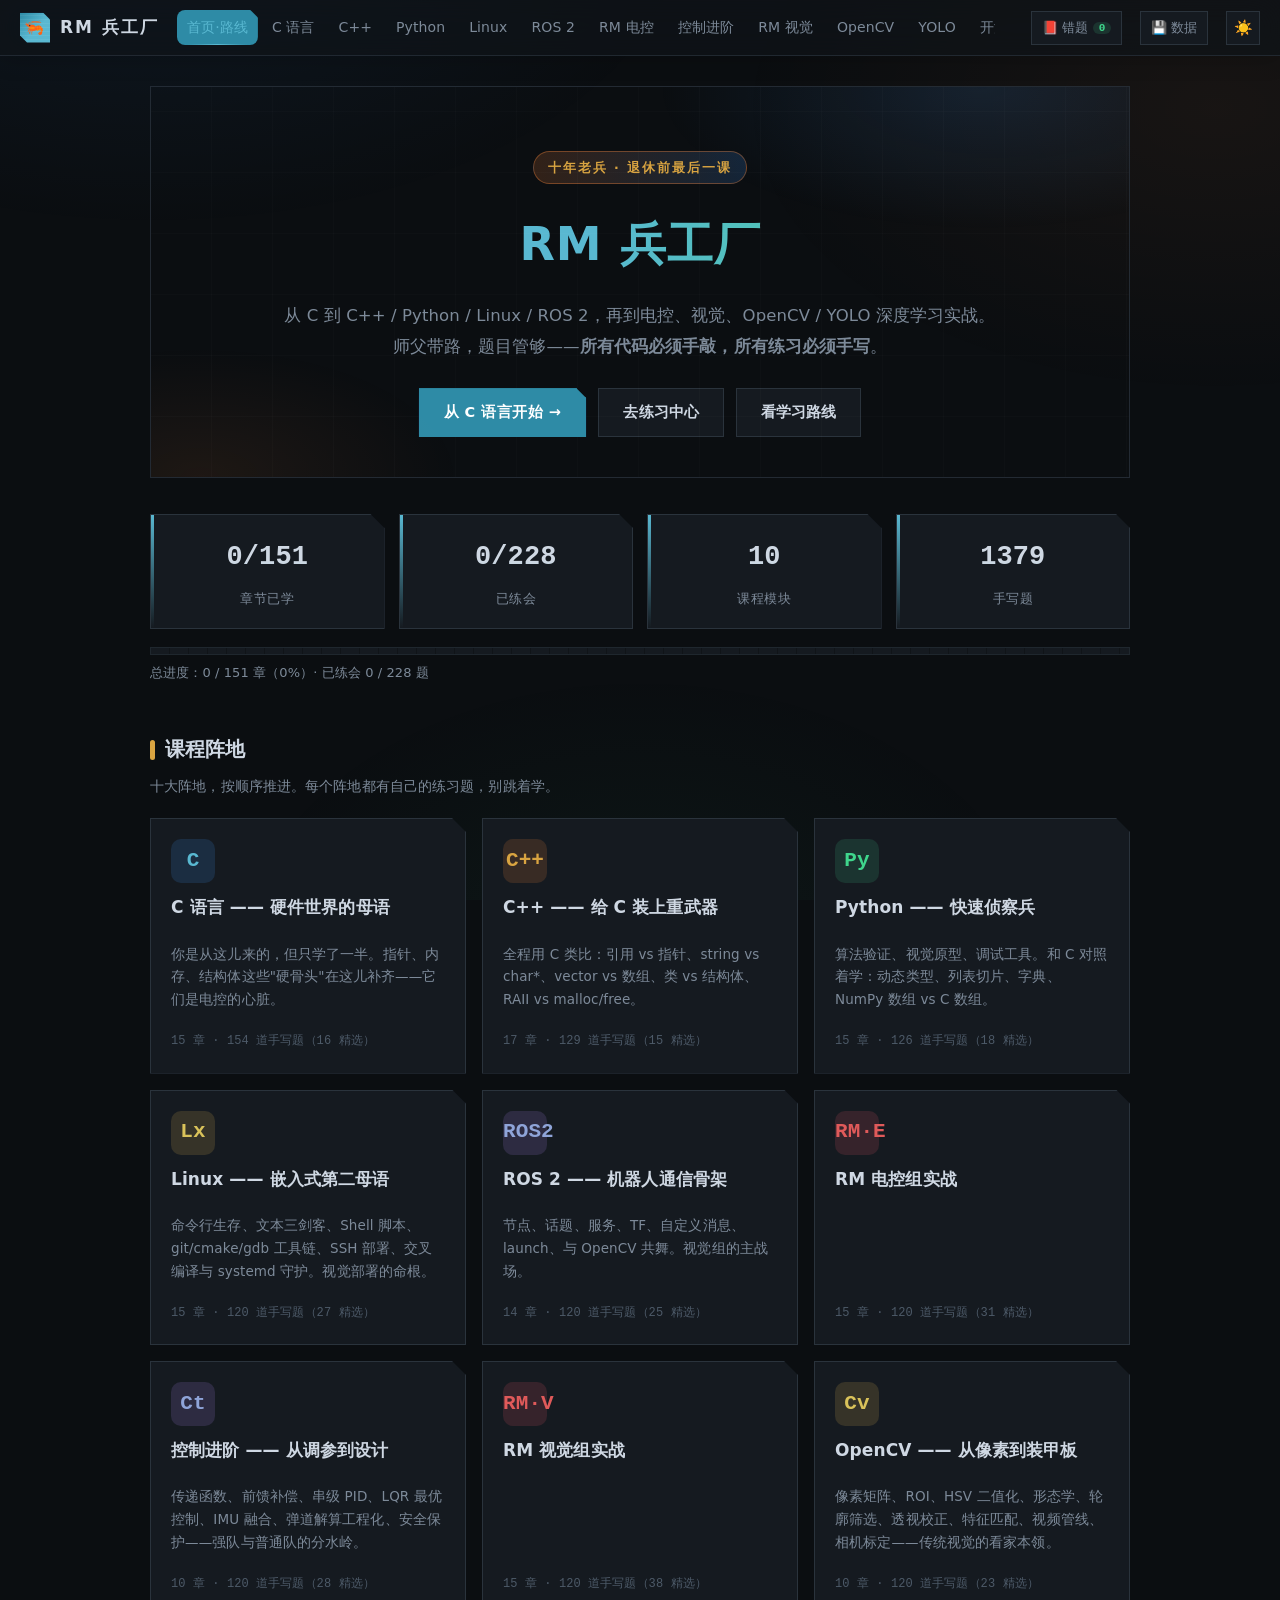
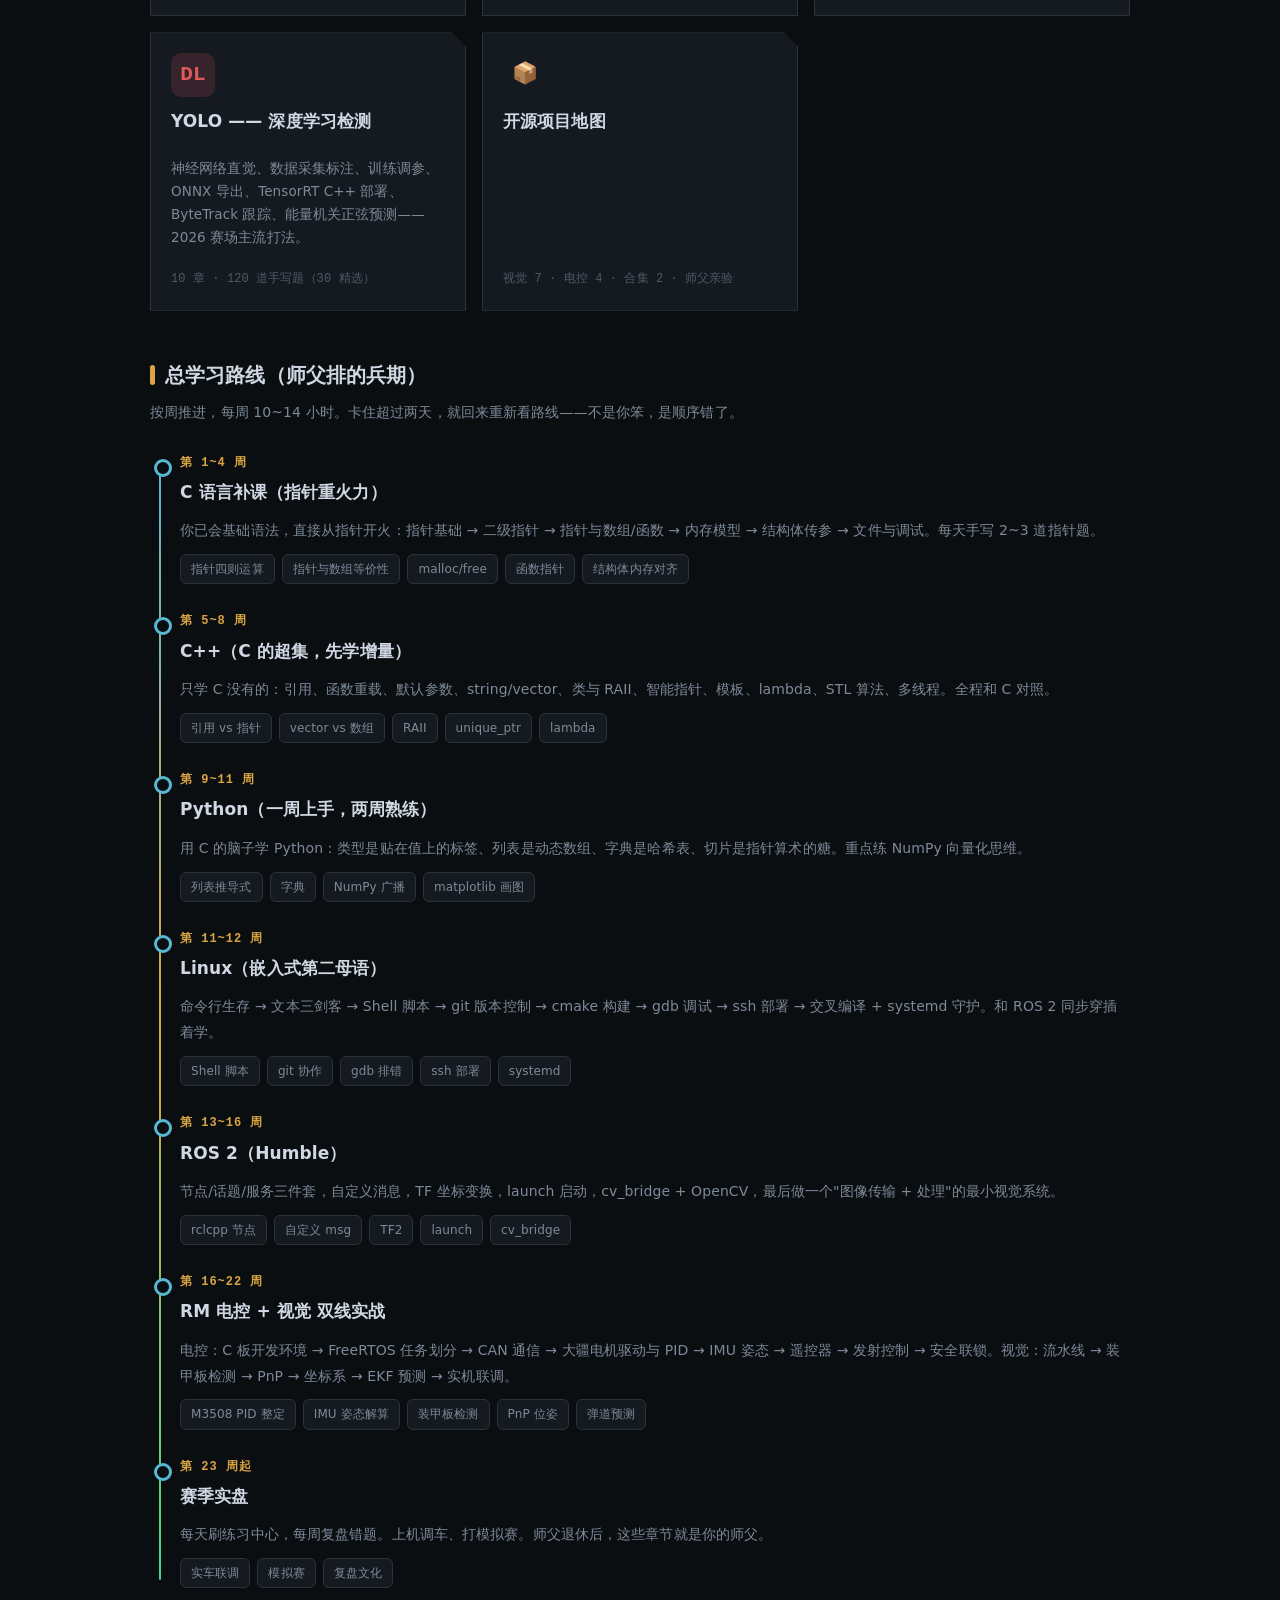
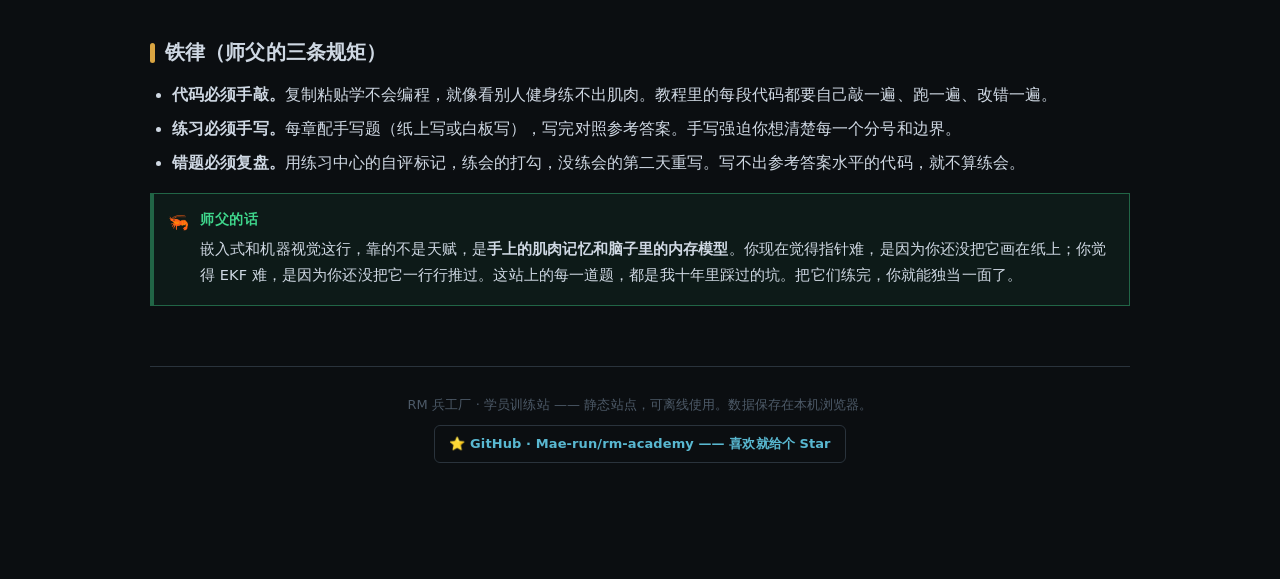
<file: index.html>
<!DOCTYPE html>
<html lang="zh-CN">
<head>
<meta charset="UTF-8">
<meta name="viewport" content="width=device-width, initial-scale=1.0">
<meta http-equiv="Content-Security-Policy" content="default-src 'self'; style-src 'self' 'unsafe-inline'; script-src 'self' 'unsafe-inline'; img-src 'self' data:;">
<title>RM 兵工厂 · 首页</title>
<link rel="stylesheet" href="assets/css/style.css">
<link rel="stylesheet" href="assets/css/premium.css">
</head>
<body data-page="home">
<div class="layout">
<main class="content">

  <div class="hero">
    <div class="hero-badge">十年老兵 · 退休前最后一课</div>
    <h1>RM 兵工厂</h1>
    <p class="hero-sub">从 C 到 C++ / Python / Linux / ROS 2，再到电控、视觉、OpenCV / YOLO 深度学习实战。师父带路，题目管够——<b>所有代码必须手敲，所有练习必须手写</b>。</p>
    <div class="hero-actions">
      <a class="btn primary" href="c.html">从 C 语言开始 →</a>
      <a class="btn" href="practice.html">去练习中心</a>
      <a class="btn" href="#roadmap">看学习路线</a>
    </div>
  </div>

  <div class="stat-row">
    <div class="stat-card"><div class="num" id="stat-chapters">0/0</div><div class="lbl">章节已学</div></div>
    <div class="stat-card"><div class="num" id="stat-practices">0/0</div><div class="lbl">已练会</div></div>
    <div class="stat-card"><div class="num">10</div><div class="lbl">课程模块</div></div>
    <div class="stat-card"><div class="num">1379</div><div class="lbl">手写题</div></div>
  </div>

  <div class="progress-wrap">
    <div class="progress-bar"><div id="global-progress" style="width:0%"></div></div>
    <div class="progress-label"><span id="global-progress-label">总进度：0 / 0 章</span><span></span></div>
  </div>

  <div class="section-title" id="courses">课程阵地</div>
  <div class="section-sub">十大阵地，按顺序推进。每个阵地都有自己的练习题，别跳着学。</div>
  <div class="card-grid">

    <a class="course-card" href="c.html">
      <div class="cc-icon c">C</div>
      <h3>C 语言 —— 硬件世界的母语</h3>
      <p>你是从这儿来的，但只学了一半。指针、内存、结构体这些"硬骨头"在这儿补齐——它们是电控的心脏。</p>
      <div class="cc-meta">15 章 · 154 道手写题（16 精选）</div>
    </a>

    <a class="course-card" href="cpp.html">
      <div class="cc-icon cpp">C++</div>
      <h3>C++ —— 给 C 装上重武器</h3>
      <p>全程用 C 类比：引用 vs 指针、string vs char*、vector vs 数组、类 vs 结构体、RAII vs malloc/free。</p>
      <div class="cc-meta">17 章 · 129 道手写题（15 精选）</div>
    </a>

    <a class="course-card" href="python.html">
      <div class="cc-icon py">Py</div>
      <h3>Python —— 快速侦察兵</h3>
      <p>算法验证、视觉原型、调试工具。和 C 对照着学：动态类型、列表切片、字典、NumPy 数组 vs C 数组。</p>
      <div class="cc-meta">15 章 · 126 道手写题（18 精选）</div>
    </a>

    <a class="course-card" href="linux.html">
      <div class="cc-icon lx">Lx</div>
      <h3>Linux —— 嵌入式第二母语</h3>
      <p>命令行生存、文本三剑客、Shell 脚本、git/cmake/gdb 工具链、SSH 部署、交叉编译与 systemd 守护。视觉部署的命根。</p>
      <div class="cc-meta">15 章 · 120 道手写题（27 精选）</div>
    </a>

    <a class="course-card" href="ros2.html">
      <div class="cc-icon ros">ROS2</div>
      <h3>ROS 2 —— 机器人通信骨架</h3>
      <p>节点、话题、服务、TF、自定义消息、launch、与 OpenCV 共舞。视觉组的主战场。</p>
      <div class="cc-meta">14 章 · 120 道手写题（25 精选）</div>
    </a>

    <a class="course-card" href="rm-embedded.html">
      <div class="cc-icon rm">RM·E</div>
      <h3>RM 电控组实战</h3>
      <div class="cc-meta">15 章 · 120 道手写题（31 精选）</div>
    </a>
    <a class="course-card" href="rm-control.html">
      <div class="cc-icon ros">Ct</div>
      <h3>控制进阶 —— 从调参到设计</h3>
      <p>传递函数、前馈补偿、串级 PID、LQR 最优控制、IMU 融合、弹道解算工程化、安全保护——强队与普通队的分水岭。</p>
      <div class="cc-meta">10 章 · 120 道手写题（28 精选）</div>
    </a>

    <a class="course-card" href="rm-vision.html">
      <div class="cc-icon rm">RM·V</div>
      <h3>RM 视觉组实战</h3>
      <div class="cc-meta">15 章 · 120 道手写题（38 精选）</div>
    </a>
    <a class="course-card" href="rm-opencv.html">
      <div class="cc-icon lx">Cv</div>
      <h3>OpenCV —— 从像素到装甲板</h3>
      <p>像素矩阵、ROI、HSV 二值化、形态学、轮廓筛选、透视校正、特征匹配、视频管线、相机标定——传统视觉的看家本领。</p>
      <div class="cc-meta">10 章 · 120 道手写题（23 精选）</div>
    </a>
    <a class="course-card" href="rm-dl.html">
      <div class="cc-icon rm">DL</div>
      <h3>YOLO —— 深度学习检测</h3>
      <p>神经网络直觉、数据采集标注、训练调参、ONNX 导出、TensorRT C++ 部署、ByteTrack 跟踪、能量机关正弦预测——2026 赛场主流打法。</p>
      <div class="cc-meta">10 章 · 120 道手写题（30 精选）</div>
    </a>
    <a class="course-card" href="oss.html">
      <div class="cc-icon cv">📦</div>
      <h3>开源项目地图</h3>
      <div class="cc-meta">视觉 7 · 电控 4 · 合集 2 · 师父亲验</div>
    </a>

  </div>

  <div class="section-title" id="roadmap">总学习路线（师父排的兵期）</div>
  <div class="section-sub">按周推进，每周 10~14 小时。卡住超过两天，就回来重新看路线——不是你笨，是顺序错了。</div>

  <div class="roadmap-track">
    <div class="phase">
      <div class="ph-week">第 1~4 周</div>
      <h3>C 语言补课（指针重火力）</h3>
      <p>你已会基础语法，直接从指针开火：指针基础 → 二级指针 → 指针与数组/函数 → 内存模型 → 结构体传参 → 文件与调试。每天手写 2~3 道指针题。</p>
      <div class="ph-goals"><span>指针四则运算</span><span>指针与数组等价性</span><span>malloc/free</span><span>函数指针</span><span>结构体内存对齐</span></div>
    </div>

    <div class="phase">
      <div class="ph-week">第 5~8 周</div>
      <h3>C++（C 的超集，先学增量）</h3>
      <p>只学 C 没有的：引用、函数重载、默认参数、string/vector、类与 RAII、智能指针、模板、lambda、STL 算法、多线程。全程和 C 对照。</p>
      <div class="ph-goals"><span>引用 vs 指针</span><span>vector vs 数组</span><span>RAII</span><span>unique_ptr</span><span>lambda</span></div>
    </div>

    <div class="phase">
      <div class="ph-week">第 9~11 周</div>
      <h3>Python（一周上手，两周熟练）</h3>
      <p>用 C 的脑子学 Python：类型是贴在值上的标签、列表是动态数组、字典是哈希表、切片是指针算术的糖。重点练 NumPy 向量化思维。</p>
      <div class="ph-goals"><span>列表推导式</span><span>字典</span><span>NumPy 广播</span><span>matplotlib 画图</span></div>
    </div>

    <div class="phase">
      <div class="ph-week">第 11~12 周</div>
      <h3>Linux（嵌入式第二母语）</h3>
      <p>命令行生存 → 文本三剑客 → Shell 脚本 → git 版本控制 → cmake 构建 → gdb 调试 → ssh 部署 → 交叉编译 + systemd 守护。和 ROS 2 同步穿插着学。</p>
      <div class="ph-goals"><span>Shell 脚本</span><span>git 协作</span><span>gdb 排错</span><span>ssh 部署</span><span>systemd</span></div>
    </div>

    <div class="phase">
      <div class="ph-week">第 13~16 周</div>
      <h3>ROS 2（Humble）</h3>
      <p>节点/话题/服务三件套，自定义消息，TF 坐标变换，launch 启动，cv_bridge + OpenCV，最后做一个"图像传输 + 处理"的最小视觉系统。</p>
      <div class="ph-goals"><span>rclcpp 节点</span><span>自定义 msg</span><span>TF2</span><span>launch</span><span>cv_bridge</span></div>
    </div>

    <div class="phase">
      <div class="ph-week">第 16~22 周</div>
      <h3>RM 电控 + 视觉 双线实战</h3>
      <p>电控：C 板开发环境 → FreeRTOS 任务划分 → CAN 通信 → 大疆电机驱动与 PID → IMU 姿态 → 遥控器 → 发射控制 → 安全联锁。视觉：流水线 → 装甲板检测 → PnP → 坐标系 → EKF 预测 → 实机联调。</p>
      <div class="ph-goals"><span>M3508 PID 整定</span><span>IMU 姿态解算</span><span>装甲板检测</span><span>PnP 位姿</span><span>弹道预测</span></div>
    </div>

    <div class="phase">
      <div class="ph-week">第 23 周起</div>
      <h3>赛季实盘</h3>
      <p>每天刷练习中心，每周复盘错题。上机调车、打模拟赛。师父退休后，这些章节就是你的师父。</p>
      <div class="ph-goals"><span>实车联调</span><span>模拟赛</span><span>复盘文化</span></div>
    </div>
  </div>

  <div class="section-title">铁律（师父的三条规矩）</div>
  <ul class="list">
    <li><b>代码必须手敲。</b>复制粘贴学不会编程，就像看别人健身练不出肌肉。教程里的每段代码都要自己敲一遍、跑一遍、改错一遍。</li>
    <li><b>练习必须手写。</b>每章配手写题（纸上写或白板写），写完对照参考答案。手写强迫你想清楚每一个分号和边界。</li>
    <li><b>错题必须复盘。</b>用练习中心的自评标记，练会的打勾，没练会的第二天重写。写不出参考答案水平的代码，就不算练会。</li>
  </ul>

  <div class="note master">
    <div class="note-title">师父的话</div>
    <p>嵌入式和机器视觉这行，靠的不是天赋，是<b>手上的肌肉记忆和脑子里的内存模型</b>。你现在觉得指针难，是因为你还没把它画在纸上；你觉得 EKF 难，是因为你还没把它一行行推过。这站上的每一道题，都是我十年里踩过的坑。把它们练完，你就能独当一面了。</p>
  </div>

  <footer class="site-footer">RM 兵工厂 · 学员训练站 —— 静态站点，可离线使用。数据保存在本机浏览器。</footer>
</main>
</div>

<script src="assets/js/highlight.js"></script>
<script src="assets/js/app.js"></script>
<script src="assets/js/site-index.js"></script>
<script>
PAGE_ONLOAD = function () { refreshGlobalStats(); };
document.addEventListener("click", refreshGlobalStats);
</script>
</body>
</html>
</file>
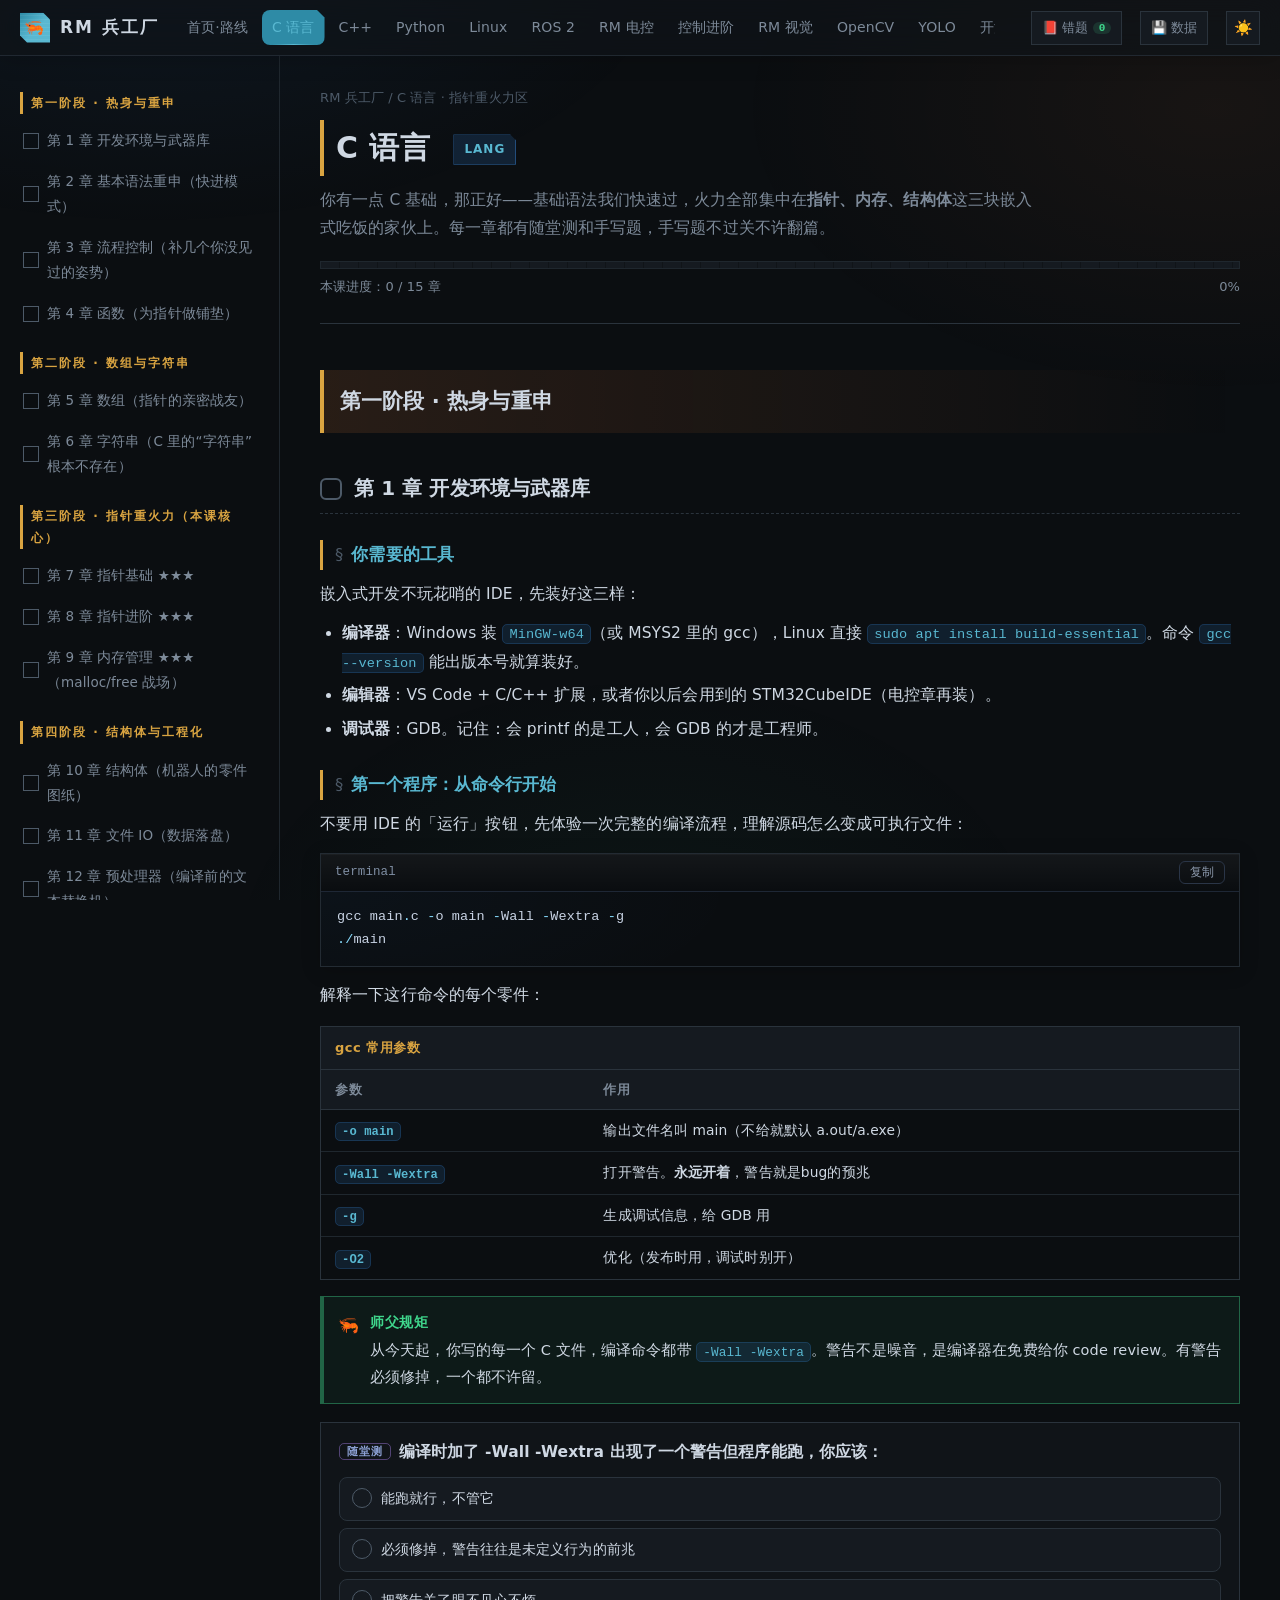
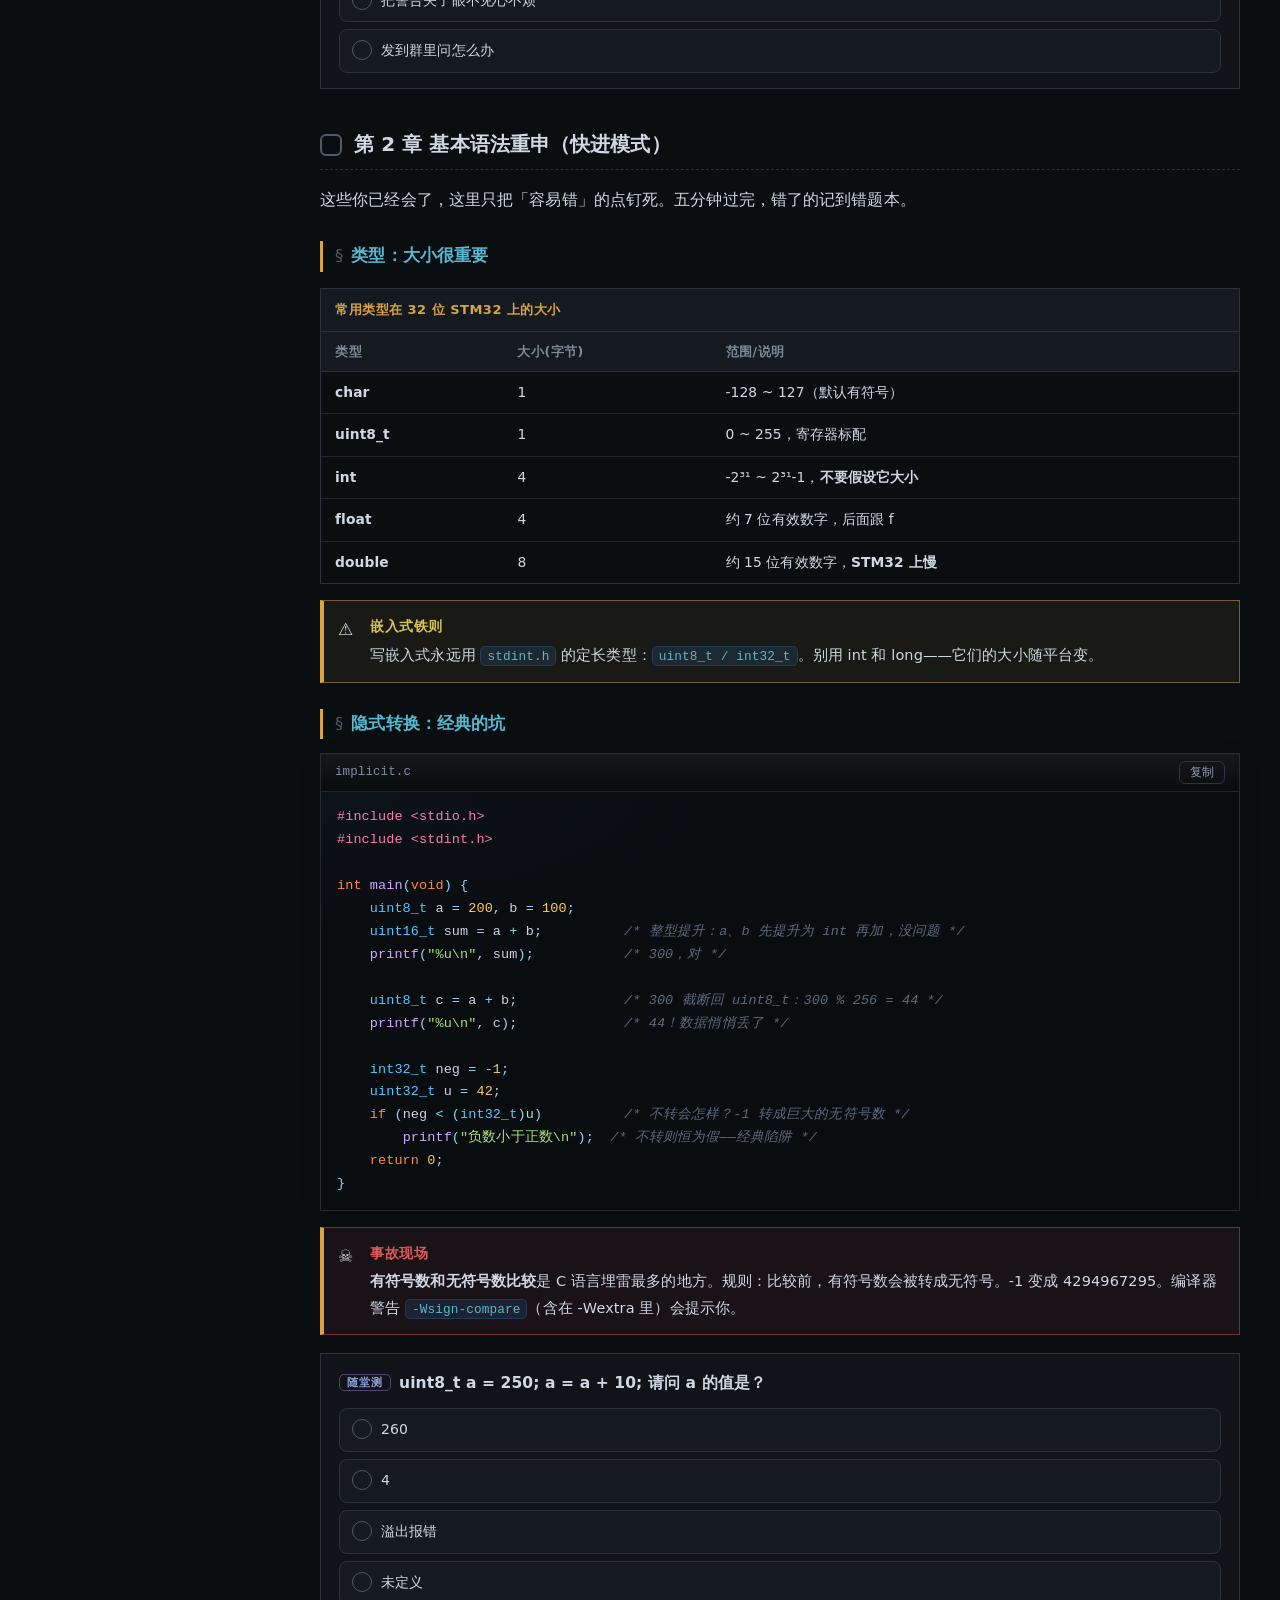
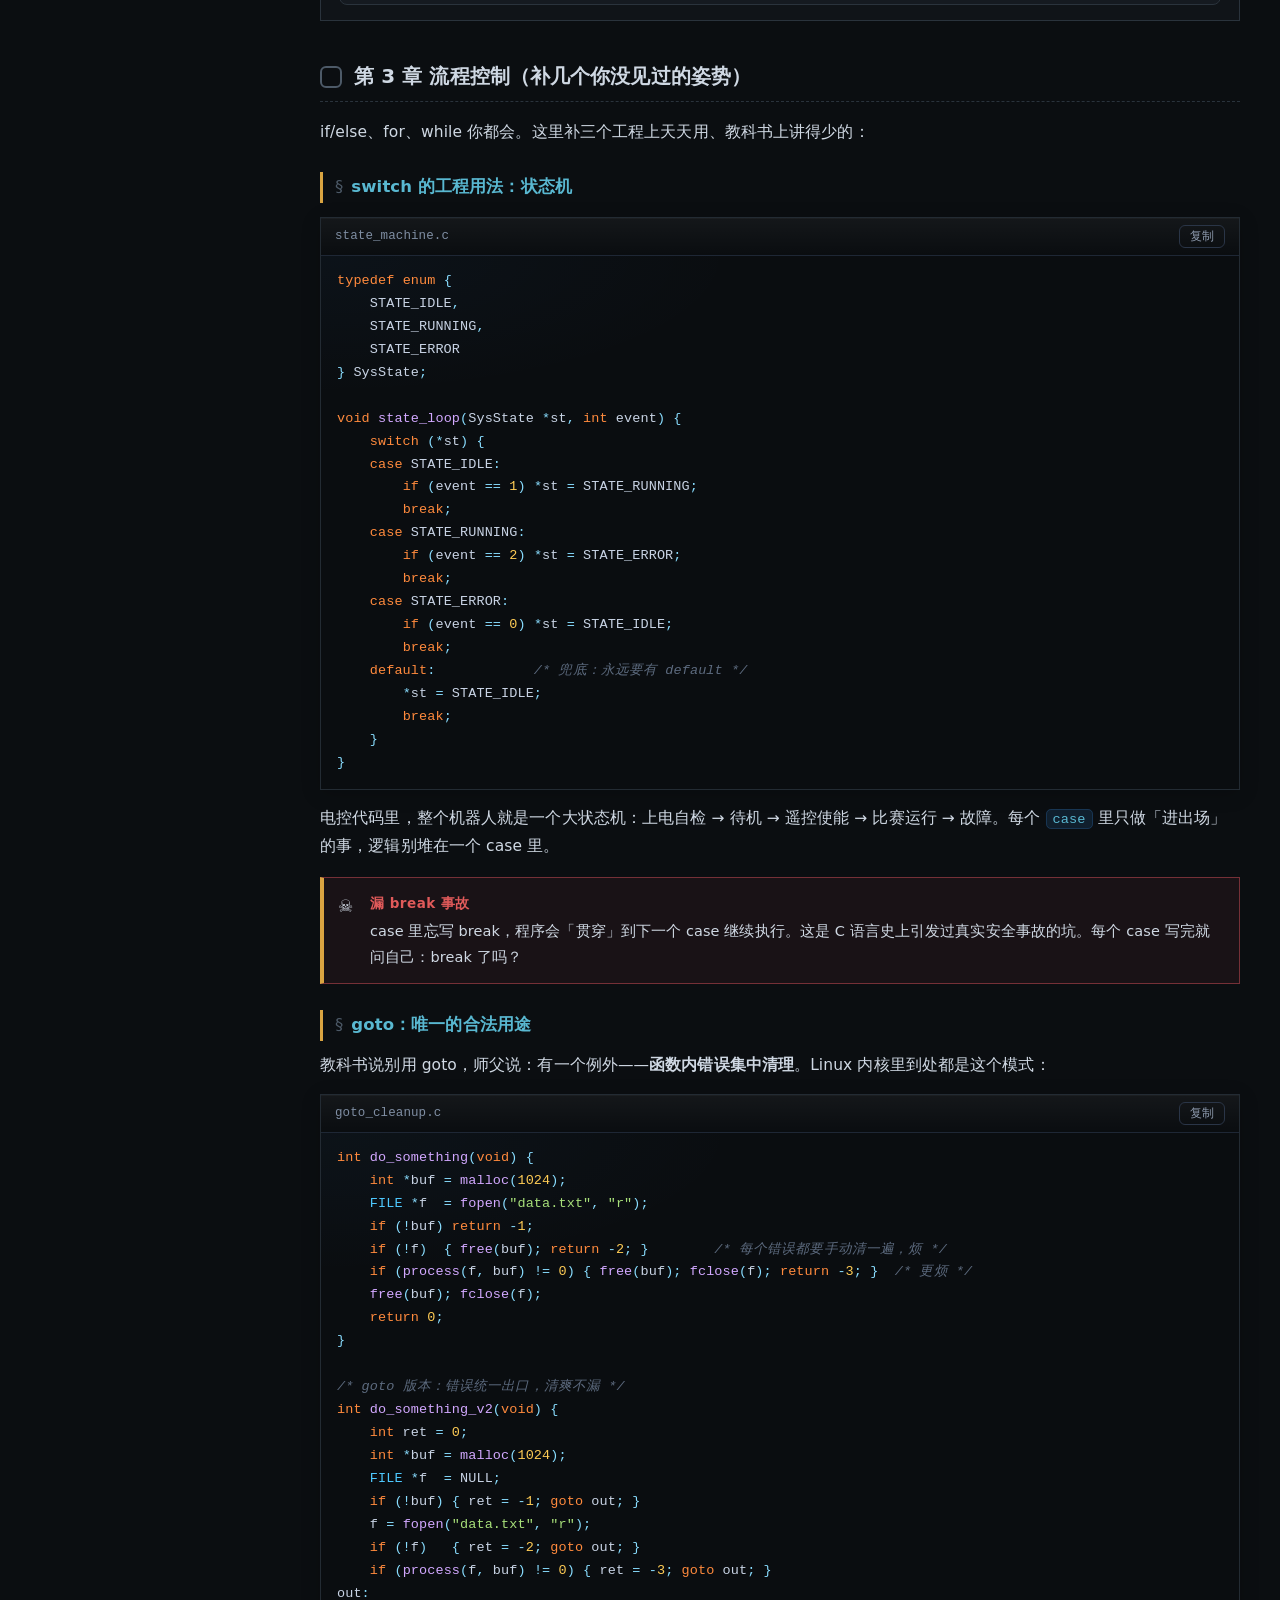
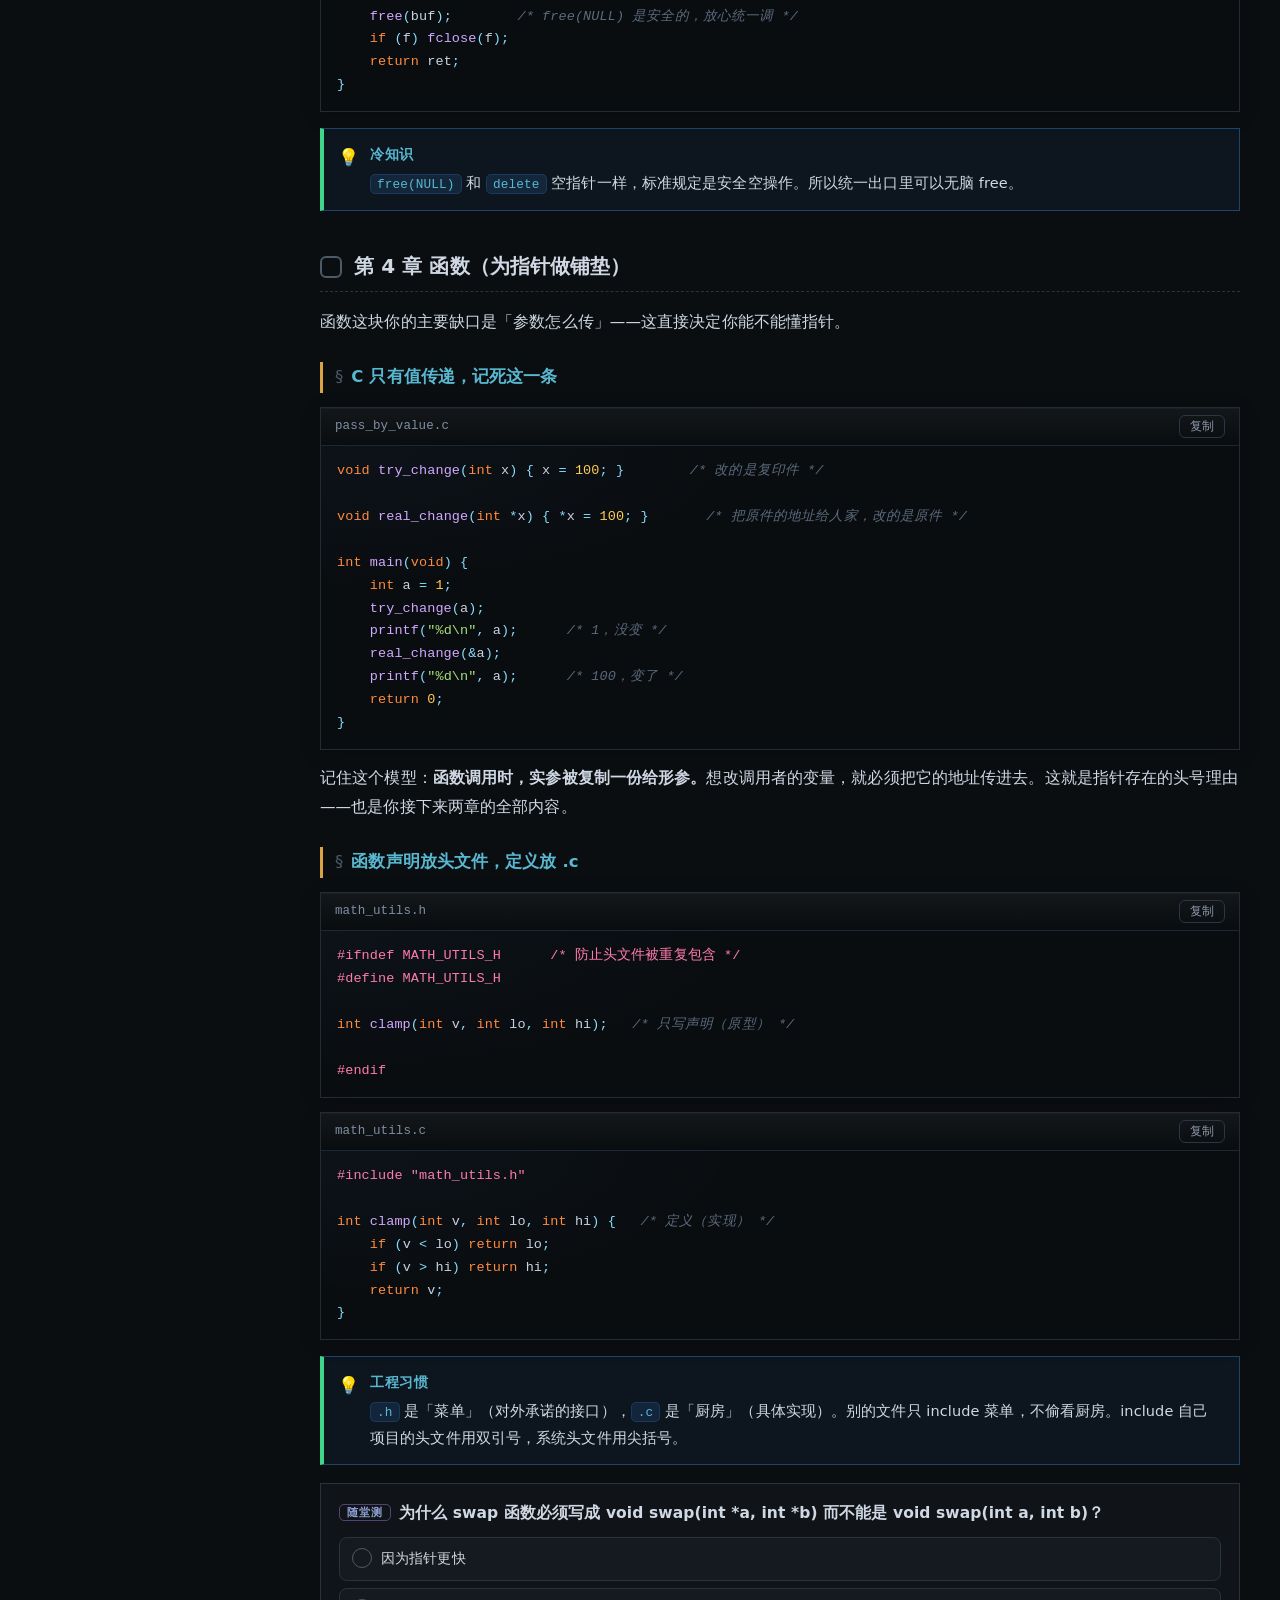
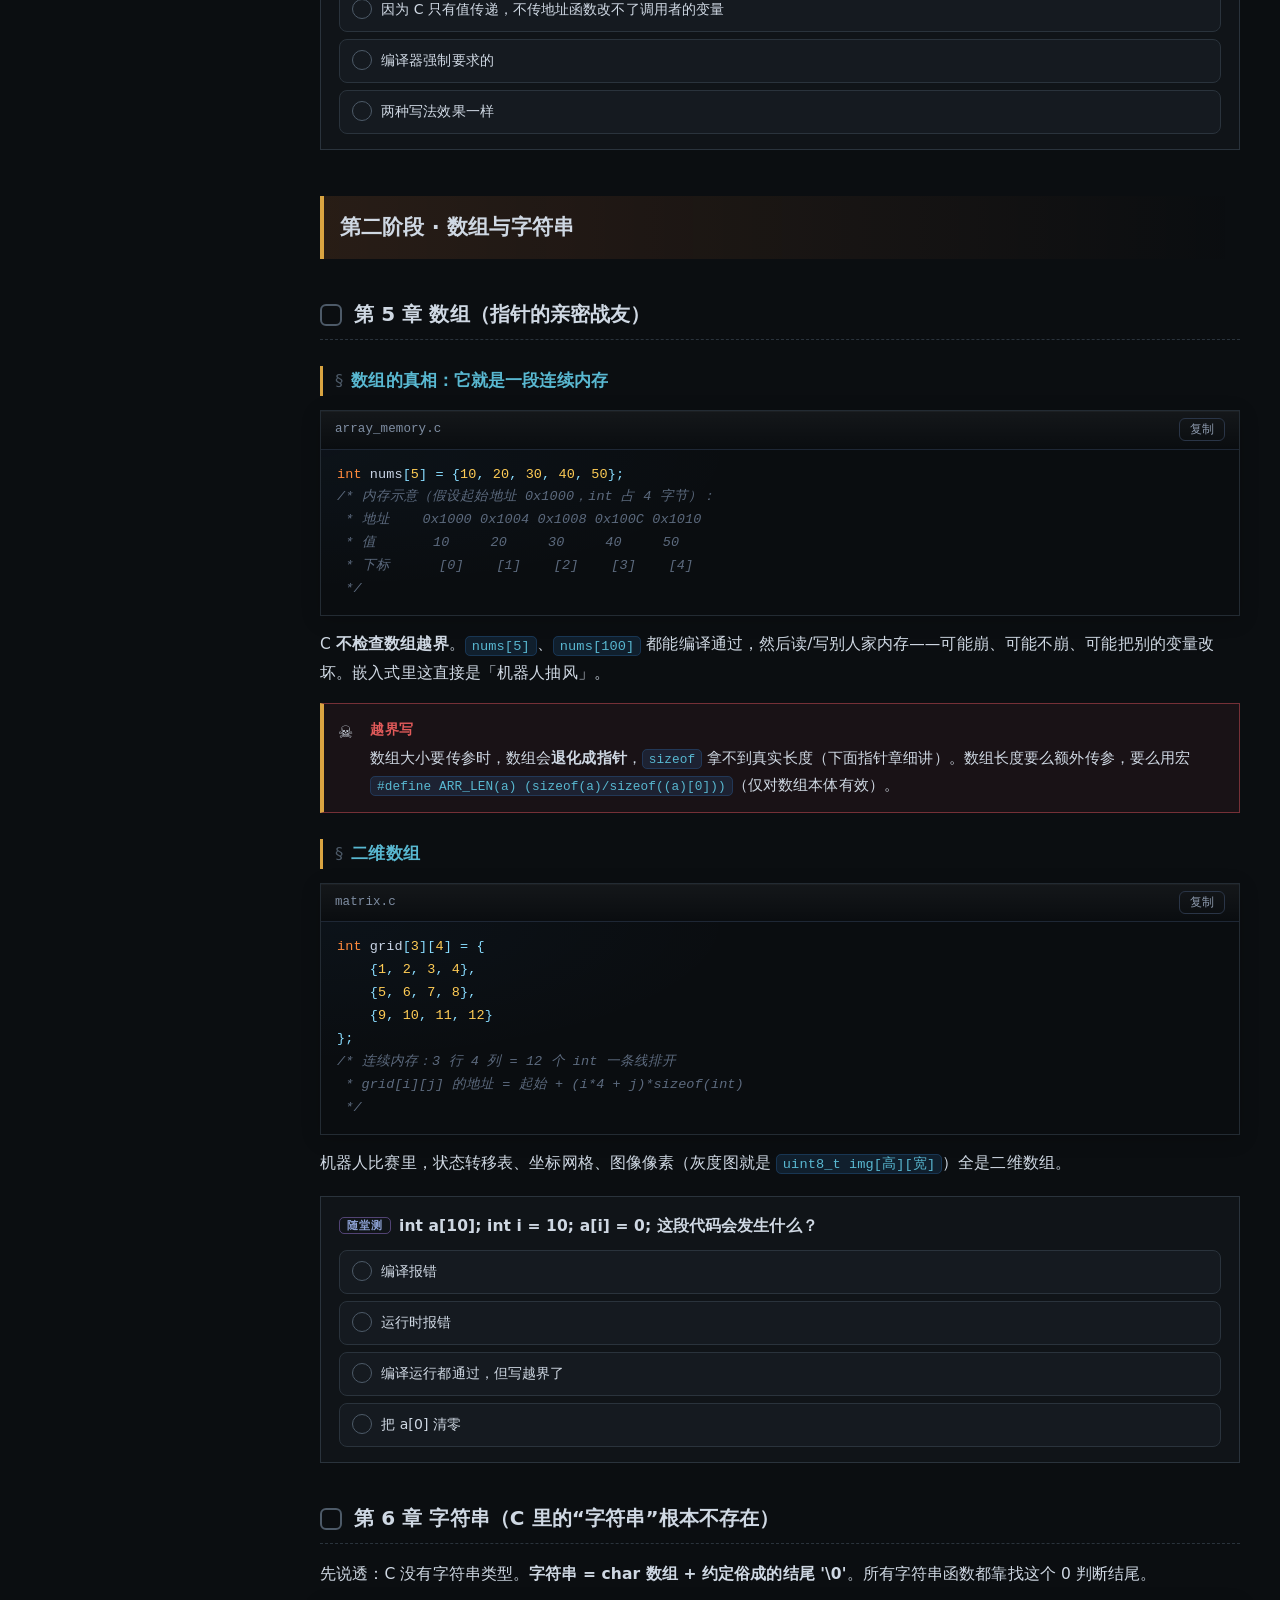
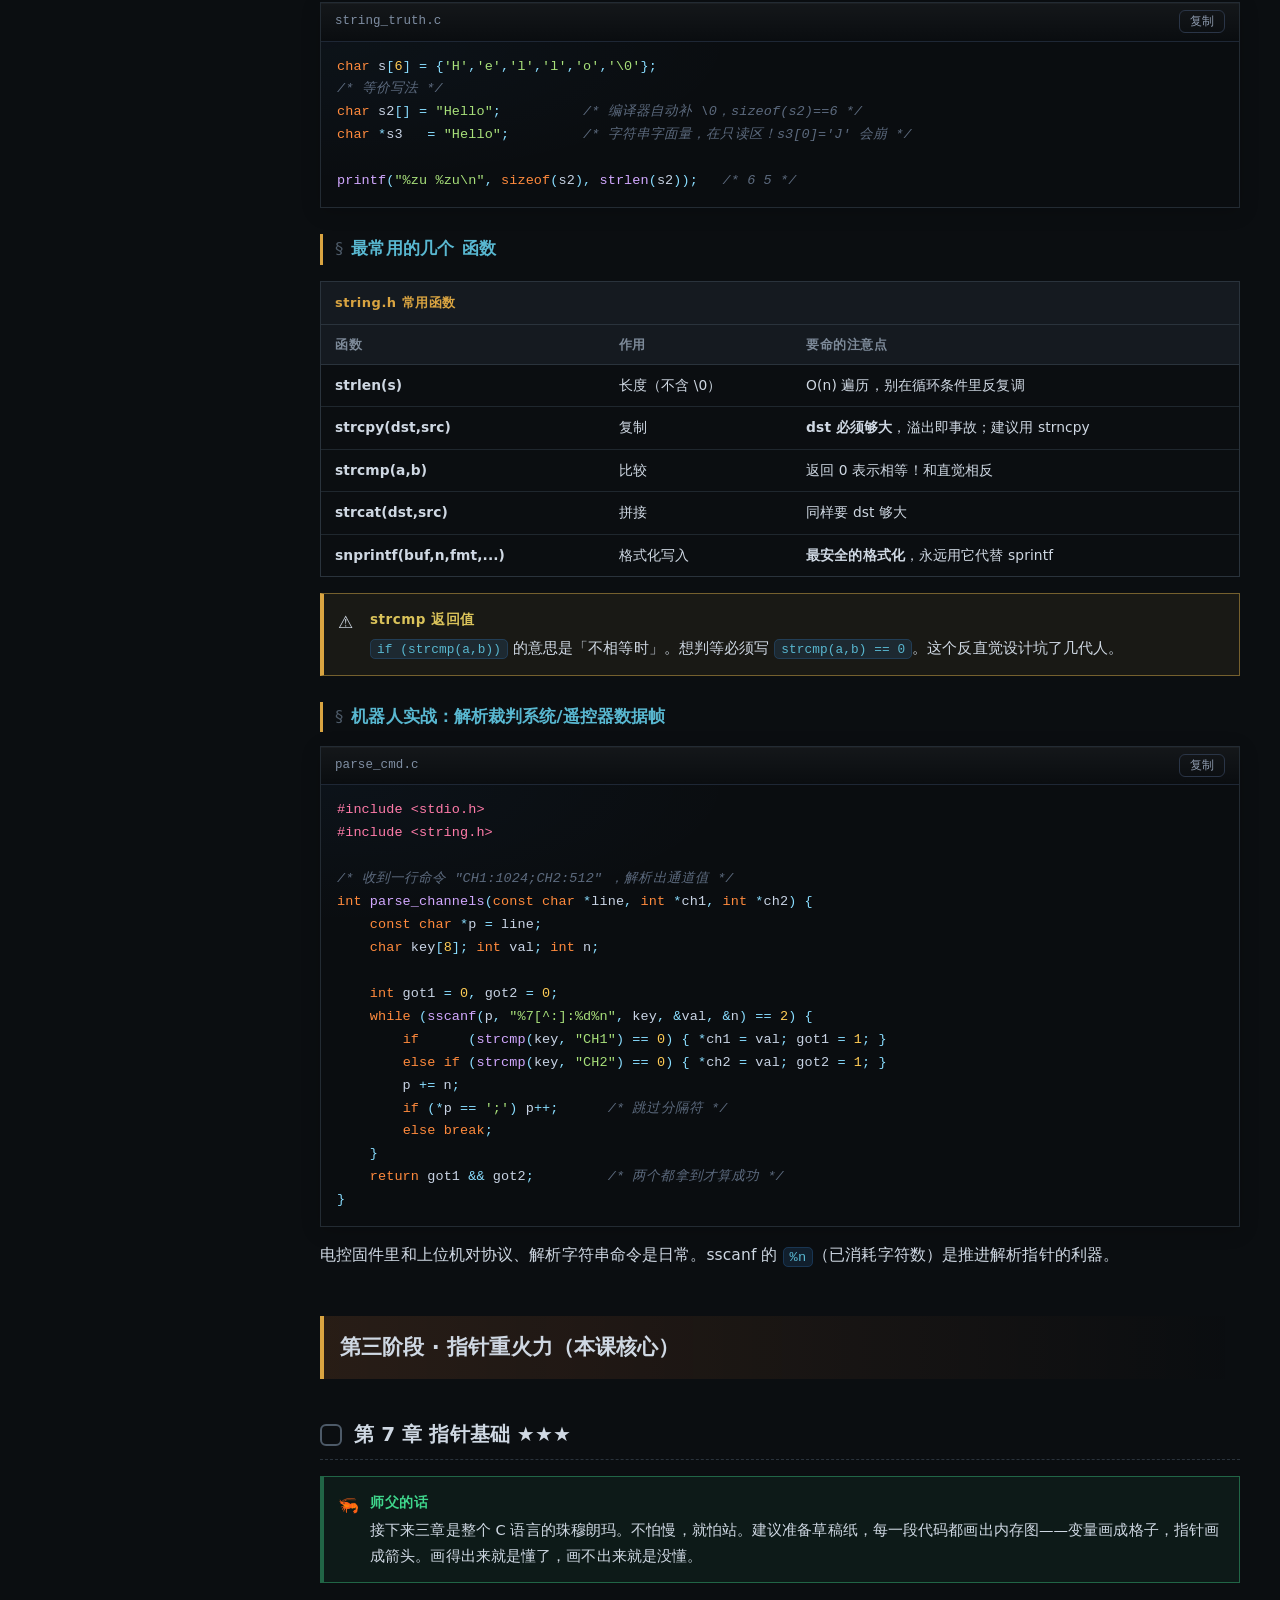
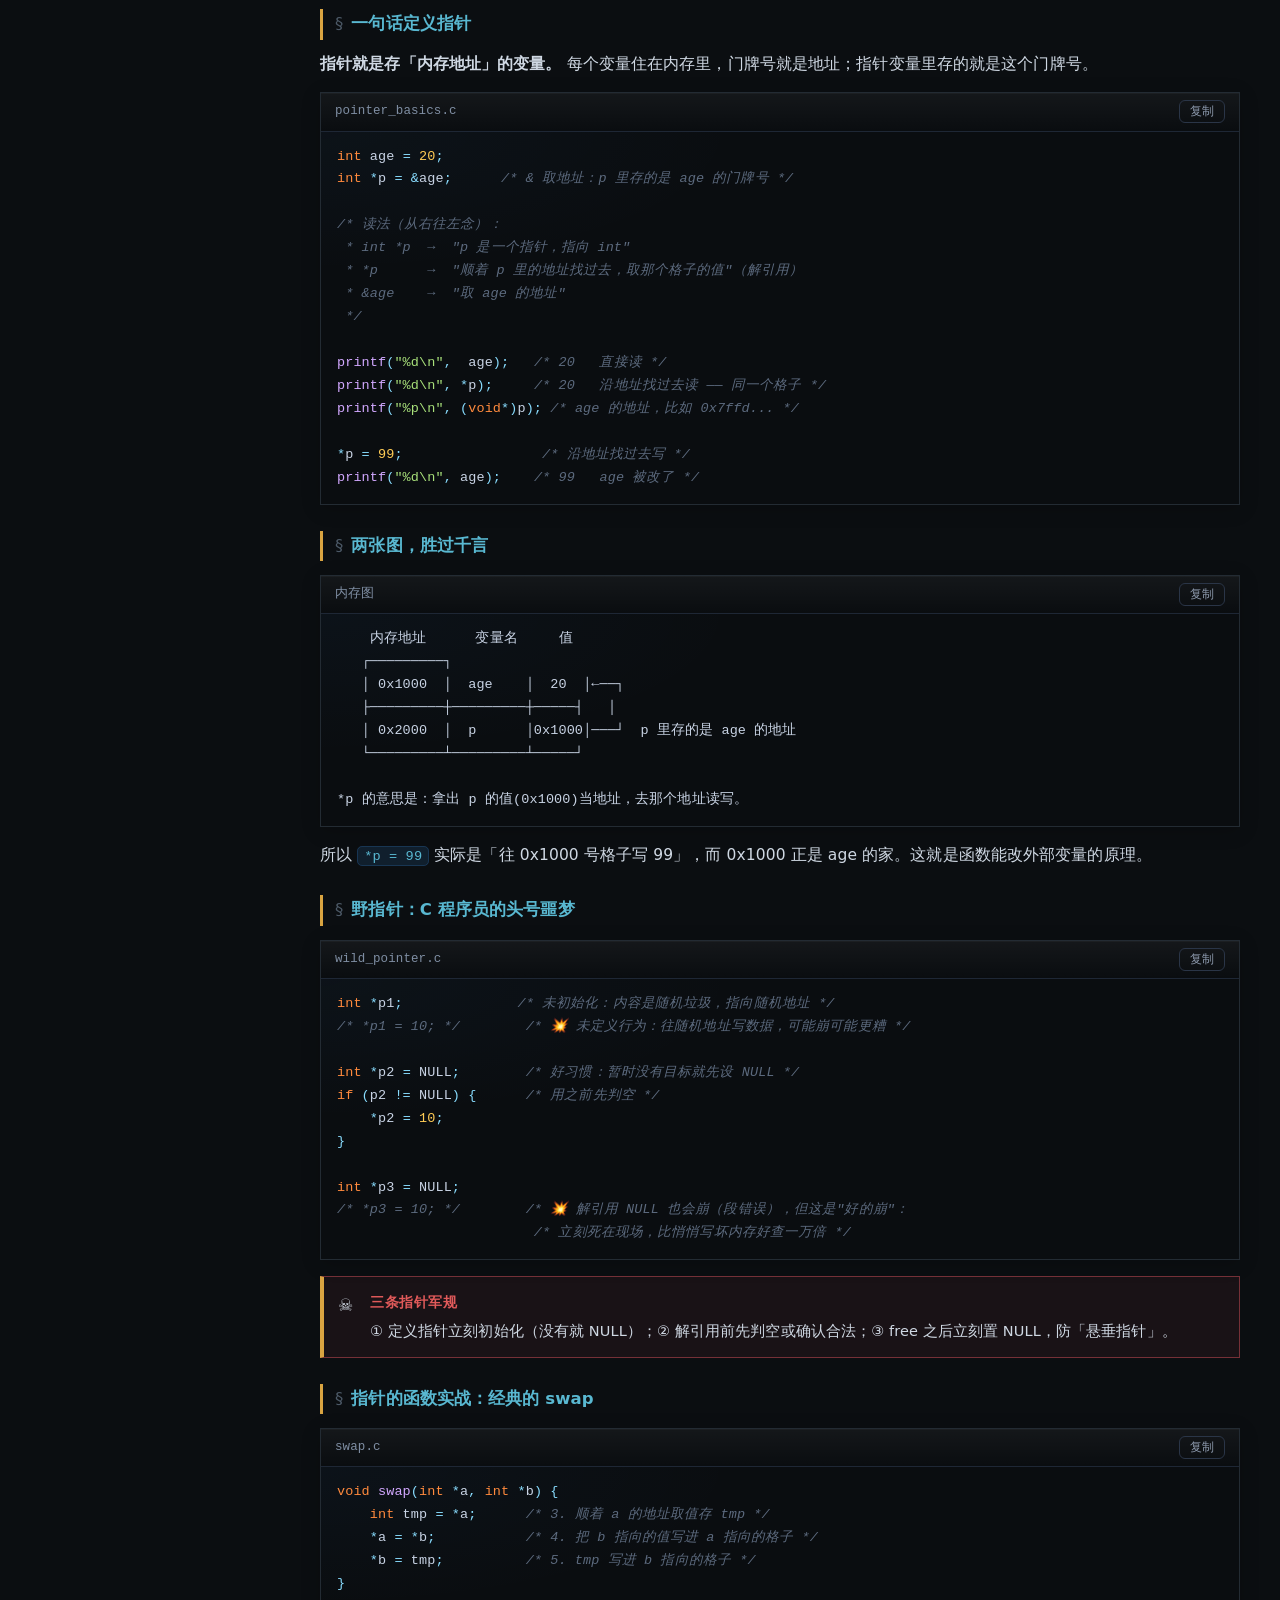
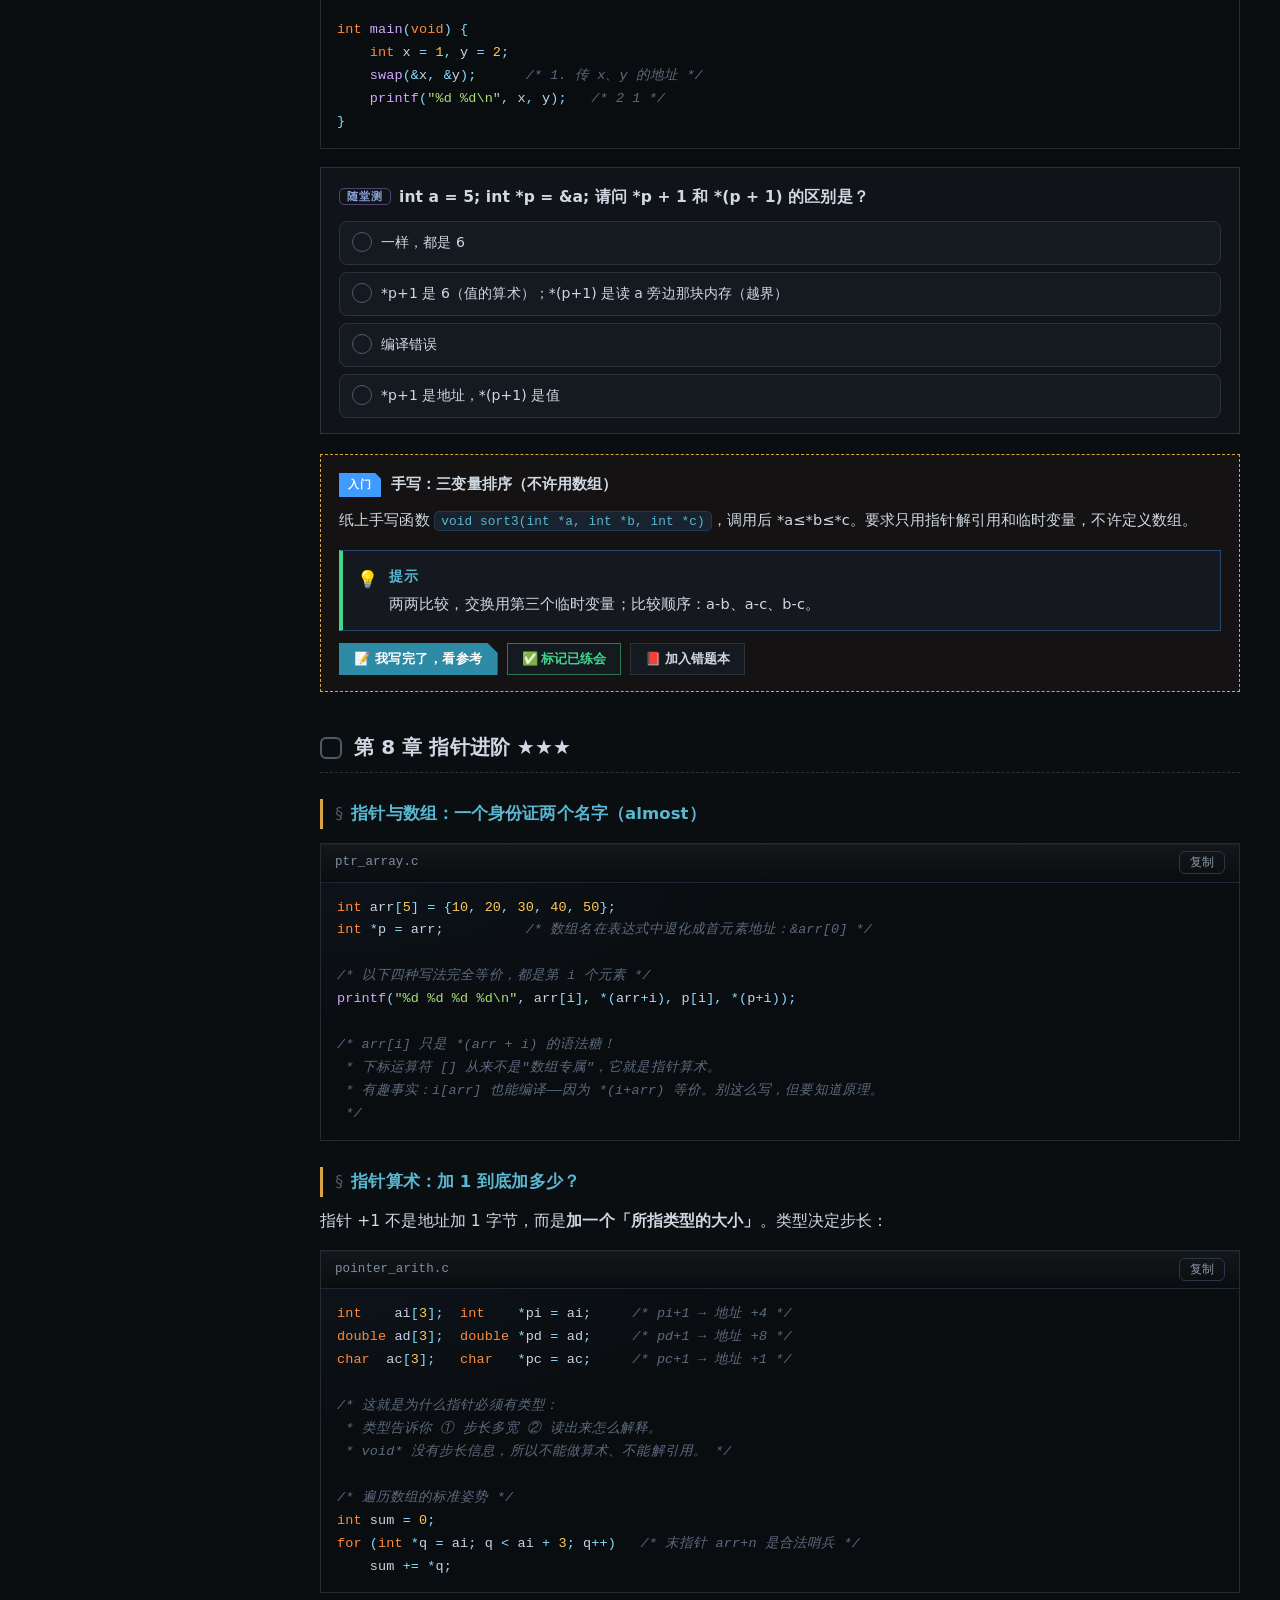
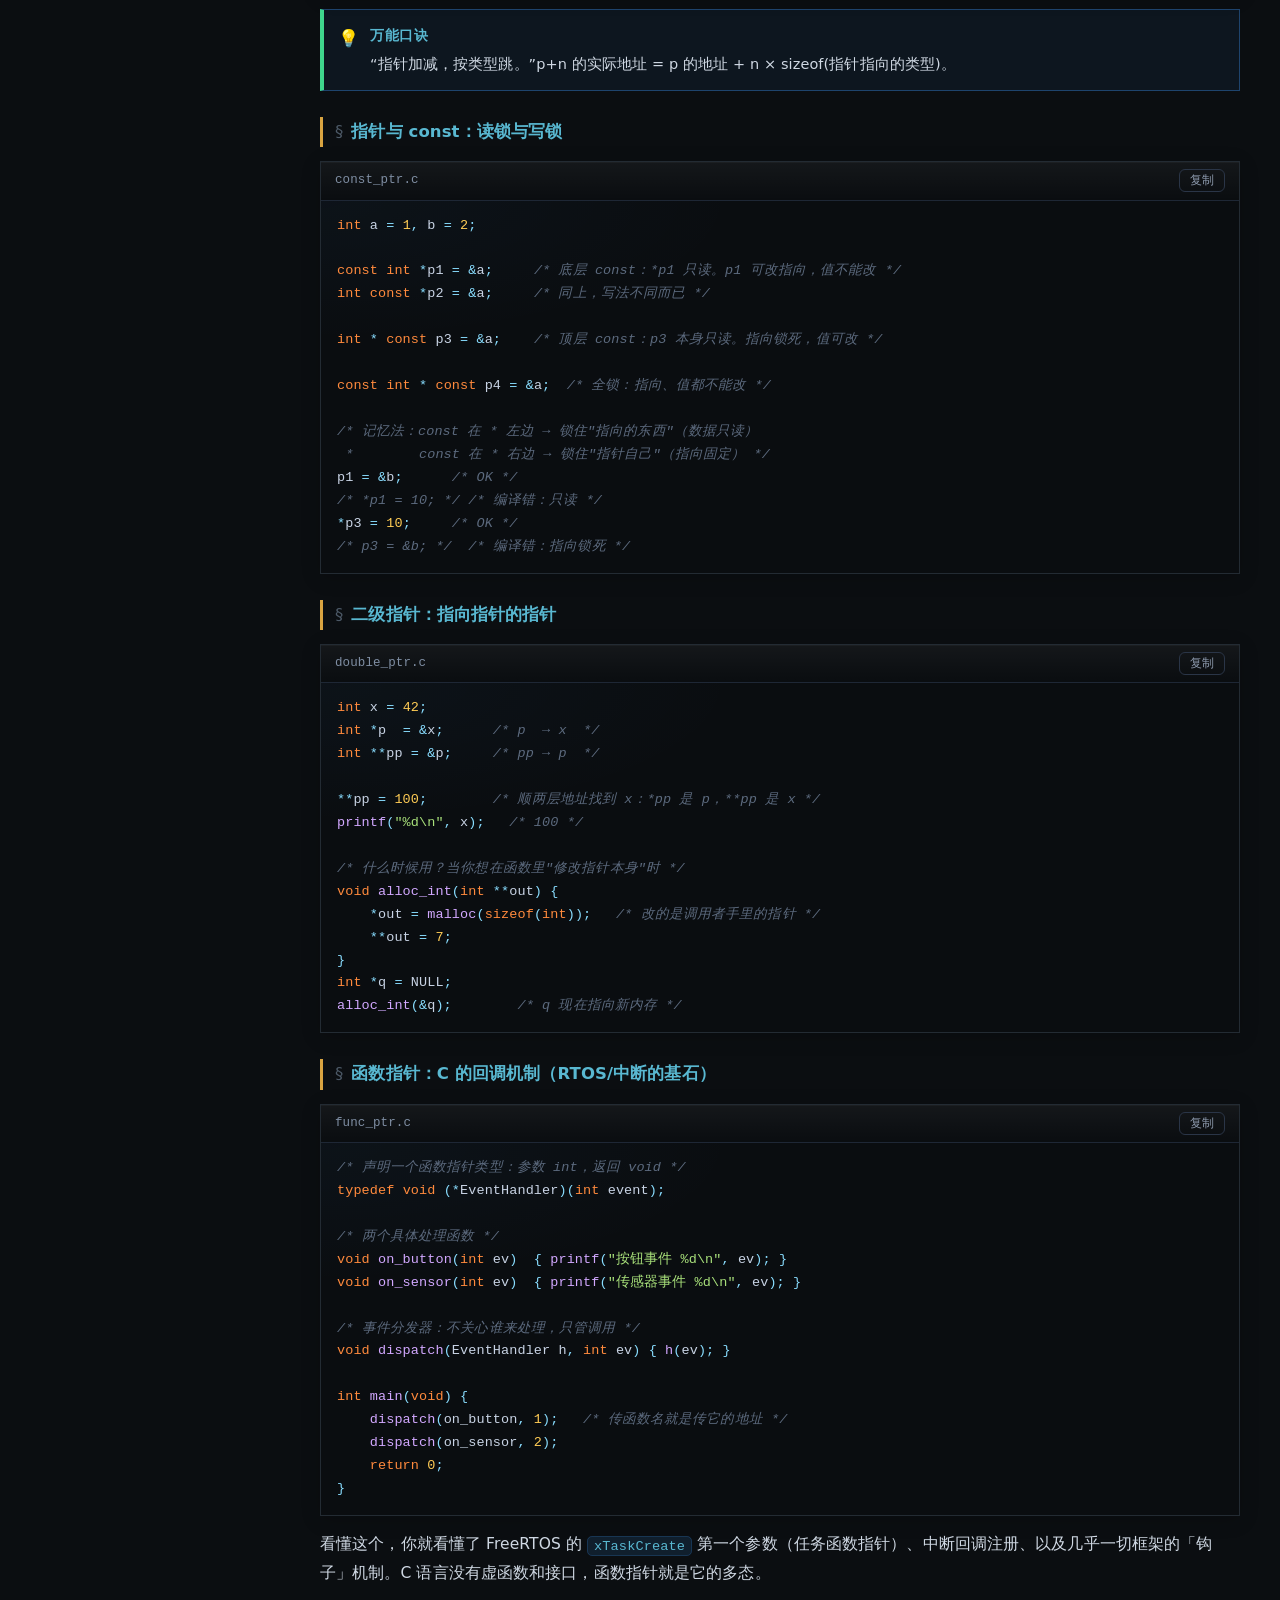
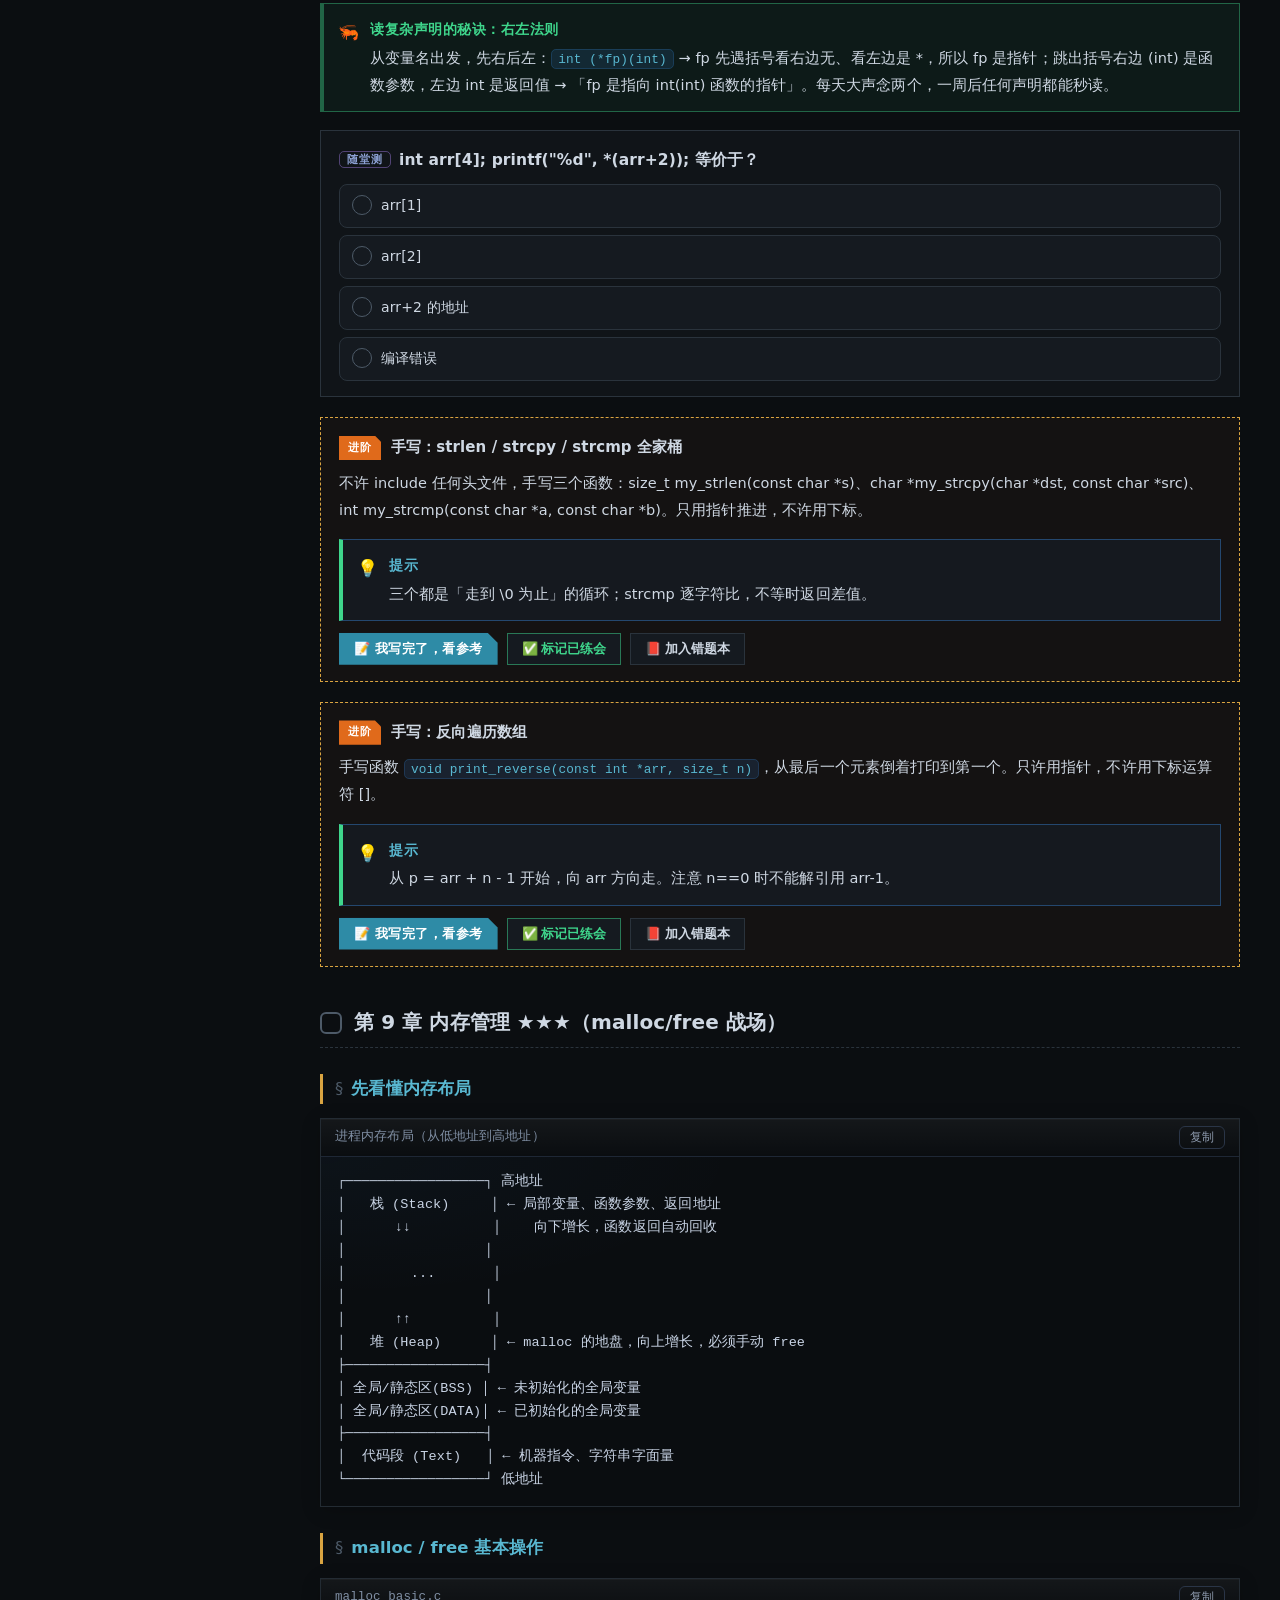
<file: c.html>
<!DOCTYPE html>
<html lang="zh-CN">
<head>
<meta charset="UTF-8">
<meta name="viewport" content="width=device-width, initial-scale=1.0">
<meta http-equiv="Content-Security-Policy" content="default-src 'self'; style-src 'self' 'unsafe-inline'; script-src 'self' 'unsafe-inline'; img-src 'self' data:;">
<title>C 语言 · RM 兵工厂</title>
<link rel="stylesheet" href="assets/css/style.css">
<link rel="stylesheet" href="assets/css/premium.css">
</head>
<body data-page="c">
<div class="layout"><main class="content"></main></div>

<script src="assets/js/highlight.js"></script>
<script src="assets/js/app.js"></script>
<script src="assets/js/site-index.js"></script>
<script>
"use strict";

window.PAGE = {
  id: "c",
  title: "C 语言",
  badge: "LANG",
  crumb: "C 语言 · 指针重火力区",
  lead: "你有一点 C 基础，那正好——基础语法我们快速过，火力全部集中在<b>指针、内存、结构体</b>这三块嵌入式吃饭的家伙上。每一章都有随堂测和手写题，手写题不过关不许翻篇。",
  prev: { href: "index.html", label: "首页" },
  next: { href: "cpp.html", label: "C++" },

  stages: [
    { id: "stage-c-1", title: "第一阶段 · 热身与重申", chapters: [
      { id: "c-setup", title: "第 1 章 开发环境与武器库", blocks: [
        H.sub("你需要的工具"),
        H.p("嵌入式开发不玩花哨的 IDE，先装好这三样："),
        H.ul([
          "<b>编译器</b>：Windows 装 <code class='inline'>MinGW-w64</code>（或 MSYS2 里的 gcc），Linux 直接 <code class='inline'>sudo apt install build-essential</code>。命令 <code class='inline'>gcc --version</code> 能出版本号就算装好。",
          "<b>编辑器</b>：VS Code + C/C++ 扩展，或者你以后会用到的 STM32CubeIDE（电控章再装）。",
          "<b>调试器</b>：GDB。记住：会 printf 的是工人，会 GDB 的才是工程师。"
        ]),
        H.sub("第一个程序：从命令行开始"),
        H.p("不要用 IDE 的「运行」按钮，先体验一次完整的编译流程，理解源码怎么变成可执行文件："),
        H.code("bash", "terminal", `gcc main.c -o main -Wall -Wextra -g
./main`),
        H.p("解释一下这行命令的每个零件："),
        H.table("gcc 常用参数", ["参数", "作用"], [
          ["<code class='inline'>-o main</code>", "输出文件名叫 main（不给就默认 a.out/a.exe）"],
          ["<code class='inline'>-Wall -Wextra</code>", "打开警告。<b>永远开着</b>，警告就是bug的预兆"],
          ["<code class='inline'>-g</code>", "生成调试信息，给 GDB 用"],
          ["<code class='inline'>-O2</code>", "优化（发布时用，调试时别开）"]
        ]),
        H.note("master", "师父规矩", "从今天起，你写的每一个 C 文件，编译命令都带 <code class='inline'>-Wall -Wextra</code>。警告不是噪音，是编译器在免费给你 code review。有警告必须修掉，一个都不许留。"),
        H.quiz({
          q: "编译时加了 -Wall -Wextra 出现了一个警告但程序能跑，你应该：",
          tag: "随堂测",
          opts: ["能跑就行，不管它", "必须修掉，警告往往是未定义行为的前兆", "把警告关了眼不见心不烦", "发到群里问怎么办"],
          ans: 1,
          explain: "很多致命 bug（未初始化、类型截断、漏 return）在警告阶段就有信号。老工程师的代码是零警告的。"
        }),
      ]},
      { id: "c-basic", title: "第 2 章 基本语法重申（快进模式）", blocks: [
        H.p("这些你已经会了，这里只把「容易错」的点钉死。五分钟过完，错了的记到错题本。"),
        H.sub("类型：大小很重要"),
        H.table("常用类型在 32 位 STM32 上的大小", ["类型", "大小(字节)", "范围/说明"], [
          ["char", "1", "-128 ~ 127（默认有符号）"],
          ["uint8_t", "1", "0 ~ 255，寄存器标配"],
          ["int", "4", "-2³¹ ~ 2³¹-1，<b>不要假设它大小</b>"],
          ["float", "4", "约 7 位有效数字，后面跟 f"],
          ["double", "8", "约 15 位有效数字，<b>STM32 上慢</b>"]
        ]),
        H.note("warn", "嵌入式铁则", "写嵌入式永远用 <code class='inline'>stdint.h</code> 的定长类型：<code class='inline'>uint8_t / int32_t</code>。别用 int 和 long——它们的大小随平台变。"),
        H.sub("隐式转换：经典的坑"),
        H.code("c", "implicit.c", `#include <stdio.h>
#include <stdint.h>

int main(void) {
    uint8_t a = 200, b = 100;
    uint16_t sum = a + b;          /* 整型提升：a、b 先提升为 int 再加，没问题 */
    printf("%u\\n", sum);           /* 300，对 */

    uint8_t c = a + b;             /* 300 截断回 uint8_t：300 % 256 = 44 */
    printf("%u\\n", c);             /* 44！数据悄悄丢了 */

    int32_t neg = -1;
    uint32_t u = 42;
    if (neg < (int32_t)u)          /* 不转会怎样？-1 转成巨大的无符号数 */
        printf("负数小于正数\\n");  /* 不转则恒为假——经典陷阱 */
    return 0;
}`),
        H.note("pitfall", "事故现场", "<b>有符号数和无符号数比较</b>是 C 语言埋雷最多的地方。规则：比较前，有符号数会被转成无符号。-1 变成 4294967295。编译器警告 <code class='inline'>-Wsign-compare</code>（含在 -Wextra 里）会提示你。"),
        H.quiz({
          q: "uint8_t a = 250; a = a + 10; 请问 a 的值是？",
          tag: "随堂测",
          opts: ["260", "4", "溢出报错", "未定义"],
          ans: 1,
          explain: "250+10=260，但 uint8_t 最大 255，260 对 256 取模 = 4。这叫截断（wrap-around），不报错、不警告（加法本身合法），数据就这么悄悄坏了。"
        }),
      ]},
      { id: "c-flow", title: "第 3 章 流程控制（补几个你没见过的姿势）", blocks: [
        H.p("if/else、for、while 你都会。这里补三个工程上天天用、教科书上讲得少的："),
        H.sub("switch 的工程用法：状态机"),
        H.code("c", "state_machine.c", `typedef enum {
    STATE_IDLE,
    STATE_RUNNING,
    STATE_ERROR
} SysState;

void state_loop(SysState *st, int event) {
    switch (*st) {
    case STATE_IDLE:
        if (event == 1) *st = STATE_RUNNING;
        break;
    case STATE_RUNNING:
        if (event == 2) *st = STATE_ERROR;
        break;
    case STATE_ERROR:
        if (event == 0) *st = STATE_IDLE;
        break;
    default:            /* 兜底：永远要有 default */
        *st = STATE_IDLE;
        break;
    }
}`),
        H.p("电控代码里，整个机器人就是一个大状态机：上电自检 → 待机 → 遥控使能 → 比赛运行 → 故障。每个 <code class='inline'>case</code> 里只做「进出场」的事，逻辑别堆在一个 case 里。"),
        H.note("pitfall", "漏 break 事故", "case 里忘写 break，程序会「贯穿」到下一个 case 继续执行。这是 C 语言史上引发过真实安全事故的坑。每个 case 写完就问自己：break 了吗？"),
        H.sub("goto：唯一的合法用途"),
        H.p("教科书说别用 goto，师父说：有一个例外——<b>函数内错误集中清理</b>。Linux 内核里到处都是这个模式："),
        H.code("c", "goto_cleanup.c", `int do_something(void) {
    int *buf = malloc(1024);
    FILE *f  = fopen("data.txt", "r");
    if (!buf) return -1;
    if (!f)  { free(buf); return -2; }        /* 每个错误都要手动清一遍，烦 */
    if (process(f, buf) != 0) { free(buf); fclose(f); return -3; }  /* 更烦 */
    free(buf); fclose(f);
    return 0;
}

/* goto 版本：错误统一出口，清爽不漏 */
int do_something_v2(void) {
    int ret = 0;
    int *buf = malloc(1024);
    FILE *f  = NULL;
    if (!buf) { ret = -1; goto out; }
    f = fopen("data.txt", "r");
    if (!f)   { ret = -2; goto out; }
    if (process(f, buf) != 0) { ret = -3; goto out; }
out:
    free(buf);        /* free(NULL) 是安全的，放心统一调 */
    if (f) fclose(f);
    return ret;
}`),
        H.note("tip", "冷知识", "<code class='inline'>free(NULL)</code> 和 <code class='inline'>delete</code> 空指针一样，标准规定是安全空操作。所以统一出口里可以无脑 free。"),
      ]},
      { id: "c-func", title: "第 4 章 函数（为指针做铺垫）", blocks: [
        H.p("函数这块你的主要缺口是「参数怎么传」——这直接决定你能不能懂指针。"),
        H.sub("C 只有值传递，记死这一条"),
        H.code("c", "pass_by_value.c", `void try_change(int x) { x = 100; }        /* 改的是复印件 */

void real_change(int *x) { *x = 100; }       /* 把原件的地址给人家，改的是原件 */

int main(void) {
    int a = 1;
    try_change(a);
    printf("%d\\n", a);      /* 1，没变 */
    real_change(&a);
    printf("%d\\n", a);      /* 100，变了 */
    return 0;
}`),
        H.p("记住这个模型：<b>函数调用时，实参被复制一份给形参。</b>想改调用者的变量，就必须把它的地址传进去。这就是指针存在的头号理由——也是你接下来两章的全部内容。"),
        H.sub("函数声明放头文件，定义放 .c"),
        H.code("c", "math_utils.h", `#ifndef MATH_UTILS_H      /* 防止头文件被重复包含 */
#define MATH_UTILS_H

int clamp(int v, int lo, int hi);   /* 只写声明（原型） */

#endif`),
        H.code("c", "math_utils.c", `#include "math_utils.h"

int clamp(int v, int lo, int hi) {   /* 定义（实现） */
    if (v < lo) return lo;
    if (v > hi) return hi;
    return v;
}`),
        H.note("tip", "工程习惯", "<code class='inline'>.h</code> 是「菜单」（对外承诺的接口），<code class='inline'>.c</code> 是「厨房」（具体实现）。别的文件只 include 菜单，不偷看厨房。include 自己项目的头文件用双引号，系统头文件用尖括号。"),
        H.quiz({
          q: "为什么 swap 函数必须写成 void swap(int *a, int *b) 而不能是 void swap(int a, int b)？",
          tag: "随堂测",
          opts: [
            "因为指针更快",
            "因为 C 只有值传递，不传地址函数改不了调用者的变量",
            "编译器强制要求的",
            "两种写法效果一样"
          ],
          ans: 1,
          explain: "值传递下形参是实参的副本，改副本动不了原件。传地址后，函数通过地址直接读写调用者内存里的变量。"
        }),
      ]},
    ]},

    { id: "stage-c-2", title: "第二阶段 · 数组与字符串", chapters: [
      { id: "c-array", title: "第 5 章 数组（指针的亲密战友）", blocks: [
        H.sub("数组的真相：它就是一段连续内存"),
        H.code("c", "array_memory.c", `int nums[5] = {10, 20, 30, 40, 50};
/* 内存示意（假设起始地址 0x1000，int 占 4 字节）：
 * 地址    0x1000 0x1004 0x1008 0x100C 0x1010
 * 值       10     20     30     40     50
 * 下标      [0]    [1]    [2]    [3]    [4]
 */`),
        H.p("C <b>不检查数组越界</b>。<code class='inline'>nums[5]</code>、<code class='inline'>nums[100]</code> 都能编译通过，然后读/写别人家内存——可能崩、可能不崩、可能把别的变量改坏。嵌入式里这直接是「机器人抽风」。"),
        H.note("pitfall", "越界写", "数组大小要传参时，数组会<b>退化成指针</b>，<code class='inline'>sizeof</code> 拿不到真实长度（下面指针章细讲）。数组长度要么额外传参，要么用宏 <code class='inline'>#define ARR_LEN(a) (sizeof(a)/sizeof((a)[0]))</code>（仅对数组本体有效）。"),
        H.sub("二维数组"),
        H.code("c", "matrix.c", `int grid[3][4] = {
    {1, 2, 3, 4},
    {5, 6, 7, 8},
    {9, 10, 11, 12}
};
/* 连续内存：3 行 4 列 = 12 个 int 一条线排开
 * grid[i][j] 的地址 = 起始 + (i*4 + j)*sizeof(int)
 */`),
        H.p("机器人比赛里，状态转移表、坐标网格、图像像素（灰度图就是 <code class='inline'>uint8_t img[高][宽]</code>）全是二维数组。"),
        H.quiz({
          q: "int a[10]; int i = 10; a[i] = 0; 这段代码会发生什么？",
          tag: "随堂测",
          opts: ["编译报错", "运行时报错", "编译运行都通过，但写越界了", "把 a[0] 清零"],
          ans: 2,
          explain: "a[10] 越界（合法下标 0~9）。C 不做越界检查，这叫未定义行为（UB）：可能没事、可能崩、可能悄悄破坏别的数据。嵌入式上最可怕的是最后一种。"
        }),
      ]},
      { id: "c-string", title: "第 6 章 字符串（C 里的“字符串”根本不存在）", blocks: [
        H.p("先说透：C 没有字符串类型。<b>字符串 = char 数组 + 约定俗成的结尾 '\\0'</b>。所有字符串函数都靠找这个 0 判断结尾。"),
        H.code("c", "string_truth.c", `char s[6] = {'H','e','l','l','o','\\0'};
/* 等价写法 */
char s2[] = "Hello";          /* 编译器自动补 \\0，sizeof(s2)==6 */
char *s3   = "Hello";         /* 字符串字面量，在只读区！s3[0]='J' 会崩 */

printf("%zu %zu\\n", sizeof(s2), strlen(s2));   /* 6 5 */`),
        H.sub("最常用的几个 <string.h> 函数"),
        H.table("string.h 常用函数", ["函数", "作用", "要命的注意点"], [
          ["strlen(s)", "长度（不含 \\0）", "O(n) 遍历，别在循环条件里反复调"],
          ["strcpy(dst,src)", "复制", "<b>dst 必须够大</b>，溢出即事故；建议用 strncpy"],
          ["strcmp(a,b)", "比较", "返回 0 表示相等！和直觉相反"],
          ["strcat(dst,src)", "拼接", "同样要 dst 够大"],
          ["snprintf(buf,n,fmt,...)", "格式化写入", "<b>最安全的格式化</b>，永远用它代替 sprintf"]
        ]),
        H.note("warn", "strcmp 返回值", "<code class='inline'>if (strcmp(a,b))</code> 的意思是「不相等时」。想判等必须写 <code class='inline'>strcmp(a,b) == 0</code>。这个反直觉设计坑了几代人。"),
        H.sub("机器人实战：解析裁判系统/遥控器数据帧"),
        H.code("c", "parse_cmd.c", `#include <stdio.h>
#include <string.h>

/* 收到一行命令 "CH1:1024;CH2:512" ，解析出通道值 */
int parse_channels(const char *line, int *ch1, int *ch2) {
    const char *p = line;
    char key[8]; int val; int n;

    int got1 = 0, got2 = 0;
    while (sscanf(p, "%7[^:]:%d%n", key, &val, &n) == 2) {
        if      (strcmp(key, "CH1") == 0) { *ch1 = val; got1 = 1; }
        else if (strcmp(key, "CH2") == 0) { *ch2 = val; got2 = 1; }
        p += n;
        if (*p == ';') p++;      /* 跳过分隔符 */
        else break;
    }
    return got1 && got2;         /* 两个都拿到才算成功 */
}`),
        H.p("电控固件里和上位机对协议、解析字符串命令是日常。sscanf 的 <code class='inline'>%n</code>（已消耗字符数）是推进解析指针的利器。"),
      ]},
    ]},

    { id: "stage-c-3", title: "第三阶段 · 指针重火力（本课核心）", chapters: [
      { id: "c-pointer-basic", title: "第 7 章 指针基础 ★★★", blocks: [
        H.note("master", "师父的话", "接下来三章是整个 C 语言的珠穆朗玛。不怕慢，就怕站。建议准备草稿纸，每一段代码都画出内存图——变量画成格子，指针画成箭头。画得出来就是懂了，画不出来就是没懂。"),
        H.sub("一句话定义指针"),
        H.p("<b>指针就是存「内存地址」的变量。</b> 每个变量住在内存里，门牌号就是地址；指针变量里存的就是这个门牌号。"),
        H.code("c", "pointer_basics.c", `int age = 20;
int *p = &age;      /* & 取地址：p 里存的是 age 的门牌号 */

/* 读法（从右往左念）：
 * int *p  →  "p 是一个指针，指向 int" 
 * *p      →  "顺着 p 里的地址找过去，取那个格子的值"（解引用）
 * &age    →  "取 age 的地址"
 */

printf("%d\\n",  age);   /* 20   直接读 */
printf("%d\\n", *p);     /* 20   沿地址找过去读 —— 同一个格子 */
printf("%p\\n", (void*)p); /* age 的地址，比如 0x7ffd... */

*p = 99;                 /* 沿地址找过去写 */
printf("%d\\n", age);    /* 99   age 被改了 */`),
        H.sub("两张图，胜过千言"),
        H.code("text", "内存图", `    内存地址      变量名     值
   ┌─────────┐
   │ 0x1000  │  age    │  20  │←──┐
   ├─────────┼─────────┼─────┤   │
   │ 0x2000  │  p      │0x1000│───┘  p 里存的是 age 的地址
   └─────────┴─────────┴─────┘

*p 的意思是：拿出 p 的值(0x1000)当地址，去那个地址读写。`),
        H.p("所以 <code class='inline'>*p = 99</code> 实际是「往 0x1000 号格子写 99」，而 0x1000 正是 age 的家。这就是函数能改外部变量的原理。"),
        H.sub("野指针：C 程序员的头号噩梦"),
        H.code("c", "wild_pointer.c", `int *p1;              /* 未初始化：内容是随机垃圾，指向随机地址 */
/* *p1 = 10; */        /* 💥 未定义行为：往随机地址写数据，可能崩可能更糟 */

int *p2 = NULL;        /* 好习惯：暂时没有目标就先设 NULL */
if (p2 != NULL) {      /* 用之前先判空 */
    *p2 = 10;
}

int *p3 = NULL;
/* *p3 = 10; */        /* 💥 解引用 NULL 也会崩（段错误），但这是"好的崩"：
                        /* 立刻死在现场，比悄悄写坏内存好查一万倍 */`),
        H.note("pitfall", "三条指针军规", "① 定义指针立刻初始化（没有就 NULL）；② 解引用前先判空或确认合法；③ free 之后立刻置 NULL，防「悬垂指针」。"),
        H.sub("指针的函数实战：经典的 swap"),
        H.code("c", "swap.c", `void swap(int *a, int *b) {
    int tmp = *a;      /* 3. 顺着 a 的地址取值存 tmp */
    *a = *b;           /* 4. 把 b 指向的值写进 a 指向的格子 */
    *b = tmp;          /* 5. tmp 写进 b 指向的格子 */
}

int main(void) {
    int x = 1, y = 2;
    swap(&x, &y);      /* 1. 传 x、y 的地址 */ 
    printf("%d %d\\n", x, y);   /* 2 1 */
}`),
        H.quiz({
          q: "int a = 5; int *p = &a; 请问 *p + 1 和 *(p + 1) 的区别是？",
          tag: "随堂测",
          opts: ["一样，都是 6", "*p+1 是 6（值的算术）；*(p+1) 是读 a 旁边那块内存（越界）", "编译错误", "*p+1 是地址，*(p+1) 是值"],
          ans: 1,
          explain: "运算符优先级：*p 先结合，+1 加在值上得 6。*(p+1) 是指针算术：地址加一个 int 的大小，指向 a 之后的内存——那是未定义行为。这题做错说明 * 和 & 还没分清，回炉。"
        }),
        H.prac({
          id: "c-p1", level: 1, title: "手写：三变量排序（不许用数组）",
          body: "纸上手写函数 <code class='inline'>void sort3(int *a, int *b, int *c)</code>，调用后 *a≤*b≤*c。要求只用指针解引用和临时变量，不许定义数组。",
          hint: "两两比较，交换用第三个临时变量；比较顺序：a-b、a-c、b-c。",
          solution: H.code("c", "answer.c", `void sort3(int *a, int *b, int *c) {
    int t;
    if (*a > *b) { t = *a; *a = *b; *b = t; }
    if (*a > *c) { t = *a; *a = *c; *c = t; }   /* 现在 *a 最小 */
    if (*b > *c) { t = *b; *b = *c; *c = t; }   /* 再排 b、c */
}`)
        }),
      ]},
      { id: "c-pointer-adv", title: "第 8 章 指针进阶 ★★★", blocks: [
        H.sub("指针与数组：一个身份证两个名字（almost）"),
        H.code("c", "ptr_array.c", `int arr[5] = {10, 20, 30, 40, 50};
int *p = arr;          /* 数组名在表达式中退化成首元素地址：&arr[0] */

/* 以下四种写法完全等价，都是第 i 个元素 */
printf("%d %d %d %d\\n", arr[i], *(arr+i), p[i], *(p+i));

/* arr[i] 只是 *(arr + i) 的语法糖！
 * 下标运算符 [] 从来不是"数组专属"，它就是指针算术。
 * 有趣事实：i[arr] 也能编译——因为 *(i+arr) 等价。别这么写，但要知道原理。
 */`),
        H.sub("指针算术：加 1 到底加多少？"),
        H.p("指针 +1 不是地址加 1 字节，而是<b>加一个「所指类型的大小」</b>。类型决定步长："),
        H.code("c", "pointer_arith.c", `int    ai[3];  int    *pi = ai;     /* pi+1 → 地址 +4 */
double ad[3];  double *pd = ad;     /* pd+1 → 地址 +8 */
char  ac[3];   char   *pc = ac;     /* pc+1 → 地址 +1 */

/* 这就是为什么指针必须有类型：
 * 类型告诉你 ① 步长多宽 ② 读出来怎么解释。
 * void* 没有步长信息，所以不能做算术、不能解引用。 */

/* 遍历数组的标准姿势 */
int sum = 0;
for (int *q = ai; q < ai + 3; q++)   /* 末指针 arr+n 是合法哨兵 */
    sum += *q;`),
        H.note("tip", "万能口诀", "“指针加减，按类型跳。”p+n 的实际地址 = p 的地址 + n × sizeof(指针指向的类型)。"),
        H.sub("指针与 const：读锁与写锁"),
        H.code("c", "const_ptr.c", `int a = 1, b = 2;

const int *p1 = &a;     /* 底层 const：*p1 只读。p1 可改指向，值不能改 */
int const *p2 = &a;     /* 同上，写法不同而已 */

int * const p3 = &a;    /* 顶层 const：p3 本身只读。指向锁死，值可改 */

const int * const p4 = &a;  /* 全锁：指向、值都不能改 */

/* 记忆法：const 在 * 左边 → 锁住"指向的东西"（数据只读）
 *        const 在 * 右边 → 锁住"指针自己"（指向固定） */
p1 = &b;      /* OK */
/* *p1 = 10; */ /* 编译错：只读 */
*p3 = 10;     /* OK */
/* p3 = &b; */  /* 编译错：指向锁死 */`),
        H.sub("二级指针：指向指针的指针"),
        H.code("c", "double_ptr.c", `int x = 42;
int *p  = &x;      /* p  → x  */
int **pp = &p;     /* pp → p  */

**pp = 100;        /* 顺两层地址找到 x：*pp 是 p，**pp 是 x */
printf("%d\\n", x);   /* 100 */

/* 什么时候用？当你想在函数里"修改指针本身"时 */
void alloc_int(int **out) {
    *out = malloc(sizeof(int));   /* 改的是调用者手里的指针 */
    **out = 7;
}
int *q = NULL;
alloc_int(&q);        /* q 现在指向新内存 */`),
        H.sub("函数指针：C 的回调机制（RTOS/中断的基石）"),
        H.code("c", "func_ptr.c", `/* 声明一个函数指针类型：参数 int，返回 void */
typedef void (*EventHandler)(int event);

/* 两个具体处理函数 */
void on_button(int ev)  { printf("按钮事件 %d\\n", ev); }
void on_sensor(int ev)  { printf("传感器事件 %d\\n", ev); }

/* 事件分发器：不关心谁来处理，只管调用 */
void dispatch(EventHandler h, int ev) { h(ev); }

int main(void) {
    dispatch(on_button, 1);   /* 传函数名就是传它的地址 */
    dispatch(on_sensor, 2);
    return 0;
}`),
        H.p("看懂这个，你就看懂了 FreeRTOS 的 <code class='inline'>xTaskCreate</code> 第一个参数（任务函数指针）、中断回调注册、以及几乎一切框架的「钩子」机制。C 语言没有虚函数和接口，函数指针就是它的多态。"),
        H.note("master", "读复杂声明的秘诀：右左法则", "从变量名出发，先右后左：<code class='inline'>int (*fp)(int)</code> → fp 先遇括号看右边无、看左边是 *，所以 fp 是指针；跳出括号右边 (int) 是函数参数，左边 int 是返回值 → 「fp 是指向 int(int) 函数的指针」。每天大声念两个，一周后任何声明都能秒读。"),
        H.quiz({
          q: "int arr[4]; printf(\"%d\", *(arr+2)); 等价于？",
          tag: "随堂测",
          opts: ["arr[1]", "arr[2]", "arr+2 的地址", "编译错误"],
          ans: 1,
          explain: "*(arr+2) 就是 arr[2] 的真身。下标是语法糖，本质全是指针算术。"
        }),
        H.prac({
          id: "c-p2", level: 2, title: "手写：strlen / strcpy / strcmp 全家桶",
          body: "不许 include 任何头文件，手写三个函数：size_t my_strlen(const char *s)、char *my_strcpy(char *dst, const char *src)、int my_strcmp(const char *a, const char *b)。只用指针推进，不许用下标。",
          hint: "三个都是「走到 \\0 为止」的循环；strcmp 逐字符比，不等时返回差值。",
          solution: H.code("c", "my_string.c", `size_t my_strlen(const char *s) {
    const char *p = s;
    while (*p) p++;             /* 走到 \\0 停 */
    return (size_t)(p - s);     /* 指针差 = 元素个数 */
}

char *my_strcpy(char *dst, const char *src) {
    char *ret = dst;            /* 记住起点，最后要返回 */
    while ((*dst++ = *src++))   /* 经典写法：复制 \\0 后循环自然结束 */
        ;
    return ret;
}

int my_strcmp(const char *a, const char *b) {
    while (*a && *a == *b) { a++; b++; }
    return (int)(unsigned char)*a - (int)(unsigned char)*b;
}`)
        }),
        H.prac({
          id: "c-p3", level: 2, title: "手写：反向遍历数组",
          body: "手写函数 <code class='inline'>void print_reverse(const int *arr, size_t n)</code>，从最后一个元素倒着打印到第一个。只许用指针，不许用下标运算符 []。",
          hint: "从 p = arr + n - 1 开始，向 arr 方向走。注意 n==0 时不能解引用 arr-1。",
          solution: H.code("c", "reverse.c", `void print_reverse(const int *arr, size_t n) {
    if (n == 0) return;
    const int *p = arr + n - 1;      /* 最后一个元素 */
    while (p >= arr) {
        printf("%d ", *p);
        p--;
    }
    printf("\\n");
}`)
        }),
      ]},
      { id: "c-mem", title: "第 9 章 内存管理 ★★★（malloc/free 战场）", blocks: [
        H.sub("先看懂内存布局"),
        H.code("text", "进程内存布局（从低地址到高地址）", `┌─────────────────┐ 高地址
│   栈 (Stack)     │ ← 局部变量、函数参数、返回地址
│      ↓↓          │    向下增长，函数返回自动回收
│                 │
│        ...       │
│                 │
│      ↑↑          │
│   堆 (Heap)      │ ← malloc 的地盘，向上增长，必须手动 free
├─────────────────┤
│ 全局/静态区(BSS) │ ← 未初始化的全局变量
│ 全局/静态区(DATA)│ ← 已初始化的全局变量
├─────────────────┤
│  代码段 (Text)   │ ← 机器指令、字符串字面量
└─────────────────┘ 低地址`),
        H.sub("malloc / free 基本操作"),
        H.code("c", "malloc_basic.c", `#include <stdlib.h>     /* malloc/free 在这 */

int *nums = malloc(10 * sizeof(int));   /* 要 10 个 int */
if (!nums) {                            /* 分配可能失败，必须查！ */
    return -1;
}
for (int i = 0; i < 10; i++) nums[i] = i * i;

free(nums);          /* 用完立刻还 */
nums = NULL;         /* 军规第三条：free 后立刻置 NULL */

/* 要点：
 * 1. malloc 的参数是"字节数"，习惯写 n * sizeof(类型)
 * 2. 返回 void*，C 里不用强转（C++ 才要）
 * 3. 分配的是未初始化内存，内容是垃圾，别直接读
 * 4. realloc 可以扩容（会搬家，记得用返回值更新指针） */`),
        H.sub("三大内存惨案"),
        H.table("内存错误全家福", ["错误", "代码长相", "后果"], [
          ["内存泄漏", "malloc 了没 free", "内存越占越多，机器人跑半小时崩"],
          ["悬垂指针", "free(p) 后继续用 *p", "读写已归还内存，数据错乱"],
          ["重复释放", "free(p) 两次", "堆结构破坏，随机崩溃"]
        ]),
        H.code("c", "memory_crimes.c", `/* 惨案一：泄漏 */
void leak(void) {
    char *buf = malloc(256);
    /* ... 用完了，忘了 free 就 return —— 256 字节永远丢了 */
}

/* 惨案二：悬垂（use after free） */
int *dangling(void) {
    int *p = malloc(sizeof(int));
    *p = 42;
    free(p);
    return p;             /* 调用者拿到的是一张"作废的房卡" */
}

/* 惨案三：重复释放 */
void double_free(void) {
    int *p = malloc(4);
    free(p);
    free(p);              /* 💥 堆管理器直接崩给你看 */
}`),
        H.note("master", "师父的内存心法", "每写一个 malloc，当场就写好配对的 free（哪怕先空着位置）。谁申请、谁释放，函数内申请就函数内释放；要跨函数就明确注释「所有权移交」。C++ 章你会学到 RAII，那是根治这些惨案的良药。"),
        H.sub("实战：动态数组（vector 的前世）"),
        H.code("c", "dyn_array.c", `typedef struct {
    int  *data;
    size_t size;      /* 当前元素数 */
    size_t capacity;  /* 已分配容量 */
} IntVec;

int vec_push(IntVec *v, int x) {
    if (v->size == v->capacity) {                /* 满了，扩容 */
        size_t nc = v->capacity ? v->capacity * 2 : 4;   /* 2 倍扩容 */
        int *nd = realloc(v->data, nc * sizeof(int));
        if (!nd) return -1;                      /* realloc 失败原内存还在 */
        v->data = nd;
        v->capacity = nc;
    }
    v->data[v->size++] = x;
    return 0;
}

void vec_free(IntVec *v) { free(v->data); v->data = NULL; v->size = v->capacity = 0; }`),
        H.p("这段代码看懂了，C++ 的 <code class='inline'>std::vector</code> 对你就没有任何魔法了——它就是这么实现的，只不过把 free 换成了析构函数自动调用。"),
        H.quiz({
          q: "int *p = malloc(4); free(p); *p = 1; 这段代码的问题属于？",
          tag: "随堂测",
          opts: ["内存泄漏", "悬垂指针（use after free）", "重复释放", "没有问题"],
          ans: 1,
          explain: "free 之后 p 还留着旧地址（悬垂指针），再解引用就是访问已归还的内存——未定义行为。free 后立刻 p=NULL 就能在解引用时「快速崩、好排查」。"
        }),
        H.prac({
          id: "c-p4", level: 2, title: "手写：安全拼接字符串",
          body: "手写 <code class='inline'>int str_join(char *out, size_t out_size, const char *a, const char *b)</code>：把 a、b 拼接写入 out，保证绝不越界（含结尾 \\0）。成功返回写入长度，out_size 不够返回 -1。",
          hint: "先算 strlen(a)+strlen(b)+1 是否超过 out_size；再手动复制两段。想想为什么不能直接用 strcat。",
          solution: H.code("c", "str_join.c", `#include <string.h>

int str_join(char *out, size_t out_size, const char *a, const char *b) {
    size_t la = strlen(a), lb = strlen(b);
    if (la + lb + 1 > out_size) return -1;    /* +1 给 \\0 */

    memcpy(out, a, la);
    memcpy(out + la, b, lb + 1);              /* 连 b 的 \\0 一起拷 */
    return (int)(la + lb);
}`)
        }),
        H.prac({
          id: "c-p5", level: 3, title: "手写：矩阵转置（堆上分配）",
          body: "手写 <code class='inline'>int **matrix_transpose(int **m, int rows, int cols)</code>：在堆上 new 一个 cols×rows 的结果矩阵并转置填充。返回新矩阵。调用方负责释放。再写一个 matrix_free 配套释放函数（想想为什么不能只 free 一次）。",
          hint: "结果矩阵是「指针数组」结构：先 malloc cols 个 int*，再每行 malloc rows 个 int。释放时逐行 free 再 free 外层。",
          solution: H.code("c", "transpose.c", `#include <stdlib.h>

int **matrix_transpose(int **m, int rows, int cols) {
    int **t = malloc(cols * sizeof(int *));
    if (!t) return NULL;
    for (int i = 0; i < cols; i++) {
        t[i] = malloc(rows * sizeof(int));
        if (!t[i]) {                    /* 半路失败要把已分配的都还回去 */
            for (int k = 0; k < i; k++) free(t[k]);
            free(t);
            return NULL;
        }
        for (int j = 0; j < rows; j++)
            t[i][j] = m[j][i];
    }
    return t;
}

void matrix_free(int **m, int rows) {   /* 注意参数是"行数" */
    for (int i = 0; i < rows; i++) free(m[i]);
    free(m);
}`)
        }),
      ]},
    ]},

    { id: "stage-c-4", title: "第四阶段 · 结构体与工程化", chapters: [
      { id: "c-struct", title: "第 10 章 结构体（机器人的零件图纸）", blocks: [
        H.sub("结构体 = 把相关数据打包成一个新类型"),
        H.code("c", "motor_struct.c", `typedef struct {
    uint16_t id;          /* CAN 总线上的电机 ID */
    float    position;    /* 当前角度(rad) */
    float    speed;       /* 当前转速(rad/s) */
    float    current;     /* 反馈电流 */
    float    kp, ki, kd;  /* PID 参数 */
    float    integ;       /* 积分累计 */
} Motor;

Motor m3508;
m3508.id = 0x201;
m3508.kp = 10.0f;
m3508.position = 1.57f;`),
        H.sub("结构体指针：嵌入式最常用的姿势"),
        H.code("c", "struct_ptr.c", `void motor_init(Motor *m, uint16_t id) {
    /* 传指针：① 函数能改调用者的结构体 ② 只拷 4/8 字节，不拷整个结构体 */
    m->id   = id;
    m->position = 0.0f;
    m->integ = 0.0f;
    /* p->field 是 (*p).field 的语法糖，箭头专门伺候结构体指针 */
}

Motor chassis[4];
for (int i = 0; i < 4; i++)
    motor_init(&chassis[i], 0x201 + i);`),
        H.note("tip", "为什么永远传指针", "① 大结构体值拷贝又慢又费栈；② 传了指针才能就地修改（PID 更新电流反馈就是就地改）。规则：结构体超过 16 字节一律传指针，小的（如坐标点）可以传值。"),
        H.sub("内存对齐：为什么 sizeof 会「变大」"),
        H.code("c", "alignment.c", `struct A {
    char  c;    /* 1 字节 */
    int   i;    /* 4 字节 */
    char  d;    /* 1 字节 */
};              /* sizeof = 12！不是 6 */

/* 内存布局（4 字节对齐）：
 * [c][pad pad pad][i i i i][d][pad pad pad]
 *  int 必须从 4 的倍数地址开始 → c 后面垫 3 字节
 *  结构体总大小要是最大成员对齐数的倍数 → 末尾再垫 3 字节
 */

struct B {
    int   i;    /* 4 */
    char  c;    /* 1 */
    char  d;    /* 1 */
};              /* sizeof = 8，省了 4 字节！小成员打包排后面 */

/* 通信协议/CAN 数据结构：按"大成员在前"排序，省内存又提缓存命中 */`),
        H.sub("柔性数组与链表节点（结构体的进阶应用）"),
        H.code("c", "linked_list.c", `typedef struct Node {
    int val;
    struct Node *next;    /* 自引用：指向同类型 */
} Node;

/* 头插法：链表插入只需改两个指针，O(1) */
Node *push_front(Node *head, int val) {
    Node *n = malloc(sizeof(Node));
    if (!n) return head;
    n->val = val;
    n->next = head;
    return n;             /* 新节点成为头 */
}

void list_free(Node *head) {
    while (head) {
        Node *nx = head->next;   /* 先存下一个，再 free 当前 */
        free(head);
        head = nx;
    }
}`),
        H.quiz({
          q: "为什么结构体传参推荐传指针而不是传值？",
          tag: "随堂测",
          opts: ["指针写起来短", "避免整个结构体被拷贝，且函数能修改原数据", "C 语言不允许结构体传值", "传值会内存泄漏"],
          ans: 1,
          explain: "两个理由：性能（不拷贝整块数据）+ 语义（能就地修改）。嵌入式里 PID 更新、电机控制全是传结构体指针。"
        }),
        H.prac({
          id: "c-p6", level: 2, title: "手写：学生成绩结构体统计",
          body: "定义 <code class='inline'>typedef struct { char name[16]; int score; } Student;</code> 手写两个函数：<code class='inline'>float avg_score(const Student *s, int n)</code> 求平均分；<code class='inline'>Student *find_top(const Student *s, int n)</code> 返回最高分学生的<b>指针</b>（不许拷贝结构体）。",
          hint: "find_top 里记「当前最高分的下标」，最后返回 s+idx。",
          solution: H.code("c", "student.c", `typedef struct { char name[16]; int score; } Student;

float avg_score(const Student *s, int n) {
    if (n <= 0) return 0.0f;
    int sum = 0;
    for (int i = 0; i < n; i++) sum += s[i].score;   /* 或 (s+i)->score */
    return (float)sum / n;
}

Student *find_top(const Student *s, int n) {
    if (n <= 0) return NULL;
    int best = 0;
    for (int i = 1; i < n; i++)
        if (s[i].score > s[best].score) best = i;
    return (Student *)(s + best);    /* 返回指向最高分学生的指针 */
}`)
        }),
      ]},
      { id: "c-file", title: "第 11 章 文件 IO（数据落盘）", blocks: [
        H.sub("打开→读写→关闭，三段式"),
        H.code("c", "file_io.c", `#include <stdio.h>

int save_log(void) {
    FILE *f = fopen("run.log", "a");     /* a=追加 w=覆盖 r=只读 */
    if (!f) {                            /* 打开可能失败，必须查 */
        perror("fopen");                 /* 自动打印 errno 对应的原因 */
        return -1;
    }
    fprintf(f, "tick: pos=%.3f vel=%.3f\\n", 1.2f, 0.5f);
    fclose(f);                           /* 不关 = 数据可能丢在缓冲区 */
    return 0;
}`),
        H.sub("二进制读写：存传感器数据"),
        H.code("c", "binary_io.c", `typedef struct { float pos; float vel; } Sample;

int save_samples(const char *path, const Sample *s, size_t n) {
    FILE *f = fopen(path, "wb");
    if (!f) return -1;
    size_t w = fwrite(s, sizeof(Sample), n, f);   /* 返回成功写入的"块数" */
    fclose(f);
    return (w == n) ? 0 : -1;
}

/* 调试时把整段轨迹 dump 成文件，用 Python/MATLAB 画图分析——
 * 这是视觉/电控联调的标准动作 */`),
        H.note("warn", "结构体直接 fwrite 的坑", "结构体有内存对齐的 padding 字节，且不同编译器/平台布局可能不同。<b>自己程序存自己读没问题；跨平台交换数据请逐字段打包</b>（比如 CAN 报文那样手动拼接字节）。"),
      ]},
      { id: "c-preproc", title: "第 12 章 预处理器（编译前的文本替换机）", blocks: [
        H.sub("三大指令：#define / #include / #if"),
        H.code("c", "preprocessor.c", `#define PI 3.14159265f
#define SQUARE(x) ((x) * (x))     /* 宏参数必须加括号！ */
#define ARRAY_LEN(a) (sizeof(a) / sizeof((a)[0]))

/* 条件编译：一份代码适配多个车型 */
#define ROBOT_TYPE 2
#if ROBOT_TYPE == 1
  #define CHASSIS_MOTOR_NUM 4
#elif ROBOT_TYPE == 2
  #define CHASSIS_MOTOR_NUM 3     /* 三轮全向 */
#else
  #error "未知车型"                /* 直接编译报错，防止配置错误悄悄溜过 */
#endif

#ifndef MATH_UTILS_H               /* 头文件保护（配合 #endif 结尾） */
#define MATH_UTILS_H
#endif`),
        H.note("pitfall", "宏的两大地雷", "① <code class='inline'>#define SQ(x) x*x</code>，用 <code class='inline'>SQ(1+2)</code> 会展开成 <code class='inline'>1+2*1+2</code>=5 而不是 9。参数和整体都要套括号。② 宏没有类型检查，是纯粹的文本替换。C++ 里能用 constexpr 就别用宏。"),
        H.sub("工程必用的几个保留宏"),
        H.table("保留宏速查", ["宏", "展开结果"], [
          ["__FILE__", "当前源文件名（打日志定位用）"],
          ["__LINE__", "当前行号"],
          ["__DATE__ / __TIME__", "编译日期/时间（固件版本号神器）"],
          ["#pragma once", "主流写法的头文件保护（等价#ifndef那三行）"]
        ]),
        H.code("c", "debug_macro.c", `/* 自定义调试日志宏：调试版打印并带文件行号，发布版一行代码都不剩 */
#ifdef DEBUG
  #define LOG(fmt, ...) \\
      fprintf(stderr, "[%s:%d] " fmt "\\n", __FILE__, __LINE__, ##__VA_ARGS__)
#else
  #define LOG(fmt, ...) ((void)0)    /* 编译后完全消失，零开销 */
#endif`),
      ]},
      { id: "c-debug", title: "第 13 章 调试（printf 是工人，GDB 是工程师）", blocks: [
        H.sub("printf 调试法：快但脏"),
        H.code("c", "printf_debug.c", `/* 定位"到底执行到哪一步挂了"——在最可疑的位置撒标记 */
printf("[DBG] step1: before parse\\n"); fflush(stdout);   /* fflush 立刻刷出去，防止崩溃时日志还在缓冲区 */
/* ... 可疑代码 ... */
printf("[DBG] step2: after parse\\n"); fflush(stdout);`),
        H.sub("GDB 十分钟速成"),
        H.code("bash", "gdb 速查", `gcc -g main.c -o main      # 先带 -g 编译
gdb ./main                # 进入 gdb

break main                # 断点（可简写 b main / b 文件名:行号）
run                       # 跑起来（r）
next                      # 单步不进函数（n）
step                      # 单步进函数（s）
print p                   # 打印变量（p *ptr 打解引用、p arr@5 打前5个元素）
bt                        # 崩溃后看调用栈（backtrace）——崩溃排障第一命令！
watch x                   # 监视变量，谁改了它立刻停 —— 抓"数据莫名被改"的神器
continue                  # 继续到下一断点（c）
quit                      # 退出`),
        H.note("master", "师父的排障三步", "① <b>复现</b>：找到稳定复现的路径，不能复现的 bug 先想办法复现；② <b>缩小</b>：二分注释/断点，把问题逼到最小范围；③ <b>假设-验证</b>：提出一个能解释所有现象的假设，再设计实验验证。别瞎改代码碰运气——那是买彩票。"),
        H.prac({
          id: "c-p7", level: 1, title: "手写：找 bug 之指针篇",
          body: "下面这段代码有 <b>3 处</b>错误，手写在纸上圈出来并说明每处的后果和修法：<br><code class='inline'>int* p; *p = 10; int a[2] = {1,2}; p = a; p[2] = 5; free(p);</code>",
          hint: "分别对应：未初始化、越界、对非堆内存 free。",
          solution: H.code("text", "答案", `错误1: int* p; *p = 10;
  → 未初始化的野指针直接解引用，写入随机地址。
  修法: int* p = NULL;（并先让 p 指向合法内存再写）

错误2: p = a; p[2] = 5;
  → a 只有 2 个元素，p[2] 越界写。
  修法: 合法下标 0~1。

错误3: free(p);
  → p 指向栈上数组 a，free 只能释放 malloc/realloc 的堆内存，
     对非堆指针 free 是未定义行为（大概率立刻崩）。
  修法: 删掉这行。`)
        }),
      ]},
      { id: "c-advanced", title: "第 14 章 高级主题（位运算与可变参数）", blocks: [
        H.sub("位运算：嵌入式的日常"),
        H.p("寄存器操作、CAN 报文打包、协议编解码，全是位运算。这六招必须形成肌肉记忆："),
        H.table("位运算六招", ["操作", "写法", "用途"], [
          ["置位", "reg |= (1<<3)", "把第 3 位置 1（开某个功能）"],
          ["清位", "reg &= ~(1<<3)", "把第 3 位清 0（关功能）"],
          ["翻位", "reg ^= (1<<3)", "取反（LED 闪烁）"],
          ["测位", "if (reg & (1<<3))", "查第 3 位是 0 是 1"],
          ["取低 n 位", "x & 0xFF", "截取字节"],
          ["拼字节", "(hi<<8)|lo", "两个 8 位拼成 16 位"]
        ]),
        H.code("c", "can_pack.c", `/* 大疆电机反馈报文就是 8 字节 CAN 帧，解包全靠位运算 */
static inline int16_t can_to_i16(uint8_t hi, uint8_t lo) {
    return (int16_t)((hi << 8) | lo);       /* 高字节在前拼 16 位 */
}

static inline float raw_to_rpm(int16_t raw) {
    return raw * 0.732421875f;              /* M3508: rpm = raw * (60/16384*200) 的简化系数 */
}

void motor_decode(const uint8_t data[8], Motor *m) {
    m->position = (float)can_to_i16(data[0], data[1]) * 0.000766990f;  /* 机械角 */
    m->speed    = raw_to_rpm(can_to_i16(data[2], data[3]));
    m->current  = (float)can_to_i16(data[4], data[5]);                 /* 转矩电流 */
}`),
        H.sub("可变参数：printf 的秘密"),
        H.code("c", "varargs.c", `#include <stdarg.h>

/* 自己实现一个 log_error("code %d at %s", code, file) */
void log_error(const char *fmt, ...) {
    va_list ap;                   /* 参数背包 */
    va_start(ap, fmt);            /* 从 fmt 之后开始装 */
    vfprintf(stderr, fmt, ap);    /* v 系列函数接收 va_list */
    fprintf(stderr, "\\n");
    va_end(ap);                   /* 收背包 */
}`),
      ]},
      { id: "c-standard", title: "第 15 章 写出工业级 C 代码的规范", blocks: [
        H.sub("师父的代码规范（战壕里总结的）"),
        H.ul([
          "<b>头文件保护 + 前置声明</b>：每个 .h 都有 <code class='inline'>#pragma once</code> 或 #ifndef 三件套。",
          "<b>最小暴露原则</b>：只把别人要用的放进 .h，其余全 static 藏在 .c 里。",
          "<b>初始化一切</b>：局部变量定义时给初值，尤其指针给 NULL。",
          "<b>const 能加就加</b>：函数不修改的指针参数一律 <code class='inline'>const T*</code>，让编译器帮你抓误写。",
          "<b>零警告编译</b>：-Wall -Wextra -Werror 上了战场。",
          "<b>防御式返回</b>：所有可能失败的操作（malloc/fopen/接收数据）都检查返回值。",
          "<b>sizeof(type) 而不是数字</b>：<code class='inline'>malloc(sizeof(Motor))</code> 而不是 malloc(24)。类型改了不会炸。"
        ]),
        H.sub("一个完整的工业风模块长什么样"),
        H.code("c", "pid.h", `#pragma once
#include <stdint.h>

typedef struct {
    float kp, ki, kd;
    float integ;        /* 积分累加 */
    float prev_err;     /* 上次误差（算微分用） */
    float out_limit;    /* 输出限幅 */
    float integ_limit;  /* 积分限幅：抗饱和 */
} Pid;

void  pid_init(Pid *p, float kp, float ki, float kd,
               float out_limit, float integ_limit);
float pid_calc(Pid *p, float target, float feedback);`),
        H.code("c", "pid.c", `#include "pid.h"

void pid_init(Pid *p, float kp, float ki, float kd,
              float out_limit, float integ_limit) {
    /* 参数检查：工业代码的第一行永远是防御 */
    if (!p) return;
    p->kp = kp; p->ki = ki; p->kd = kd;
    p->integ = 0.0f; p->prev_err = 0.0f;
    p->out_limit = out_limit;
    p->integ_limit = integ_limit;
}

float pid_calc(Pid *p, float target, float feedback) {
    if (!p) return 0.0f;

    float err = target - feedback;

    /* 积分限幅（抗积分饱和） */
    p->integ += err;
    if (p->integ >  p->integ_limit) p->integ =  p->integ_limit;
    if (p->integ < -p->integ_limit) p->integ = -p->integ_limit;

    float deriv = err - p->prev_err;
    p->prev_err = err;

    float out = p->kp * err + p->ki * p->integ + p->kd * deriv;

    /* 输出限幅 */
    if (out >  p->out_limit) out =  p->out_limit;
    if (out < -p->out_limit) out = -p->out_limit;
    return out;
}`),
        H.note("master", "结课测验", "这个 PID 模块你现在应该<b>每一行都看得懂</b>：结构体指针传参、const、防御式检查、限幅抗饱和。看不懂哪行，就回到对应章节重学。什么时候能默写出这个模块，什么时候算 C 语言出师。"),
        H.prac({
          id: "c-p8", level: 3, title: "终极手写：默写 PID 模块",
          body: "合上网页，白纸默写 pid.h + pid.c 完整模块（含积分限幅和输出限幅）。写完逐行对照。这是电控组的入门门槛题。",
          hint: "结构：typedef struct 6 字段 → init 函数 → calc 函数（err→积分→微分→合成→限幅）。",
          solution: H.code("text", "自评标准", `满分标准（对照官方实现逐项打分）：
□ 头文件有 #pragma once 和完整的类型定义
□ init 函数有 if(!p) return 防御
□ calc 函数顺序正确：误差 → 积分(带限幅) → 微分 → 合成 → 输出限幅
□ 所有 float 字面量带 f 后缀
□ 指针参数用 const 或非 const 区分了读写意图
□ 一遍编译通过、零警告
6 项全勾 = 练会；任何一项没勾，明天重默。`)
        }),
      ]},
    ]},
  ]
};
</script>
</body>
</html>
</file>
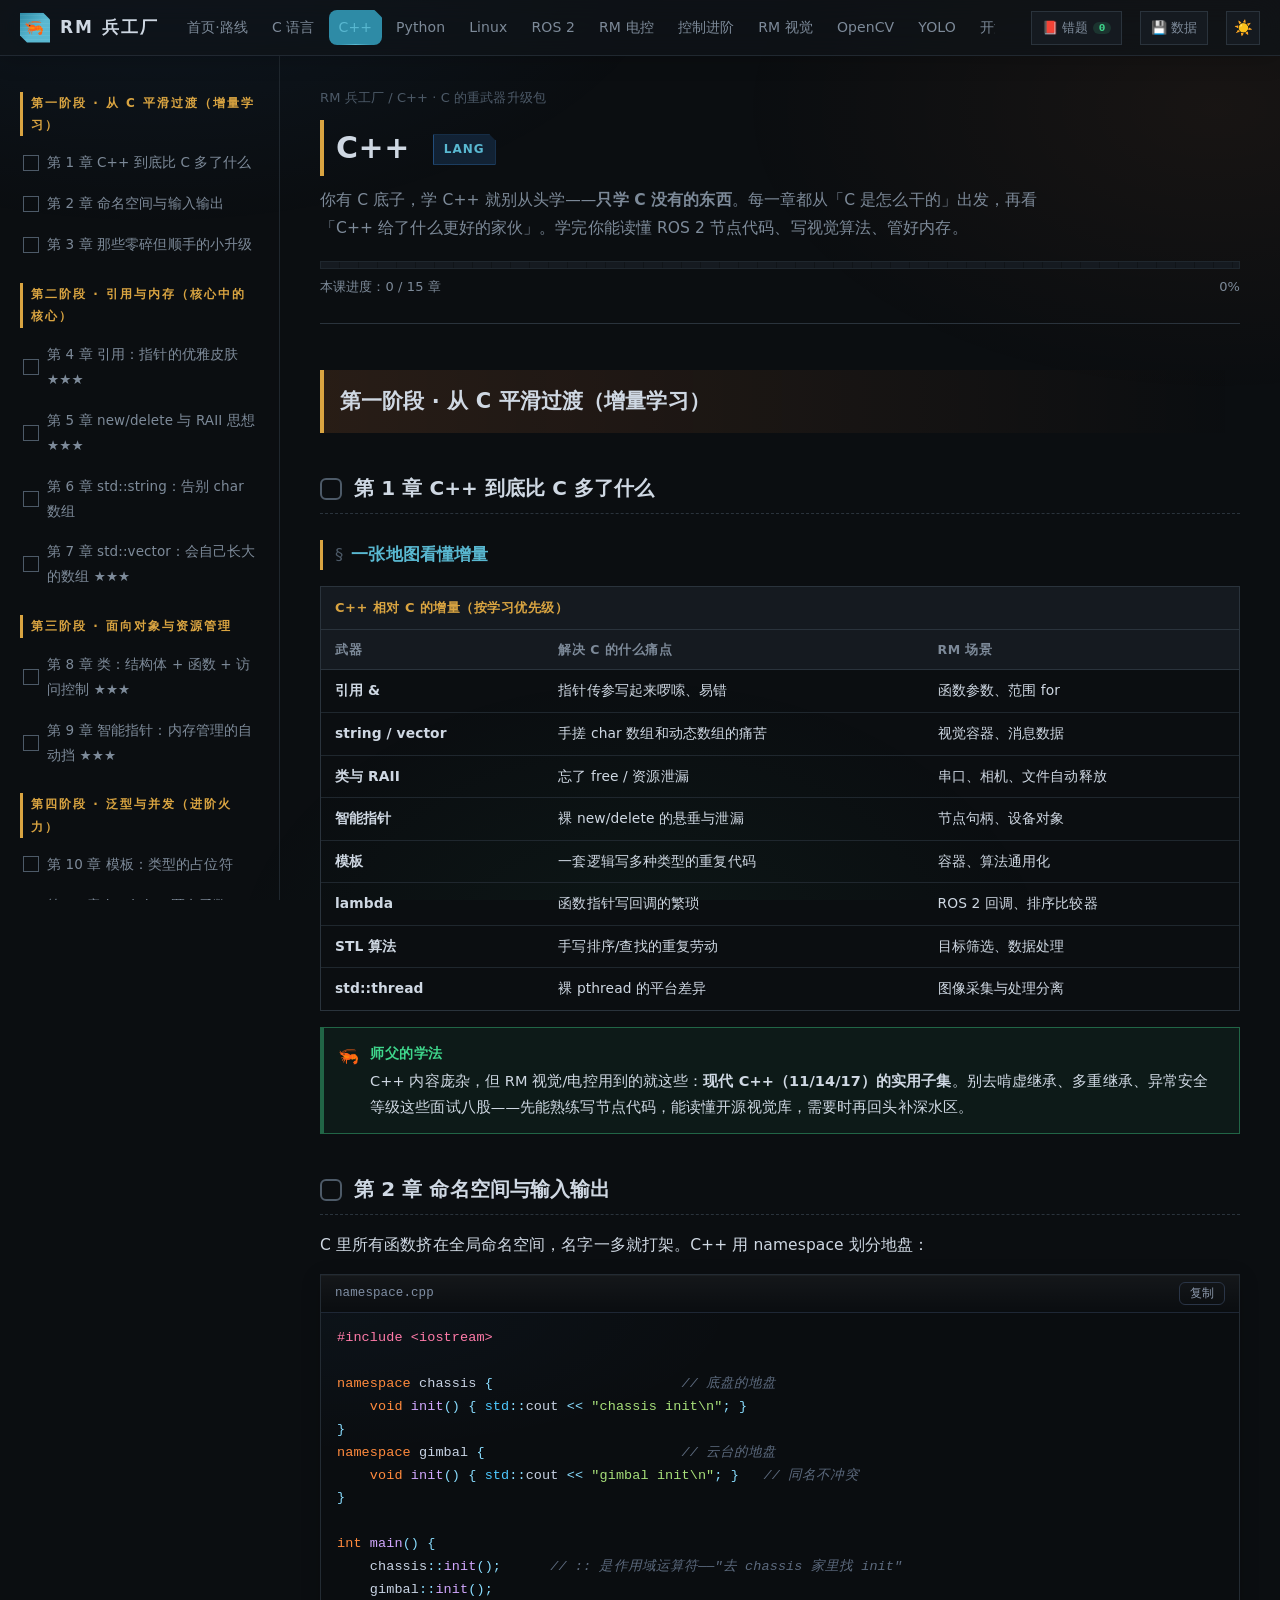
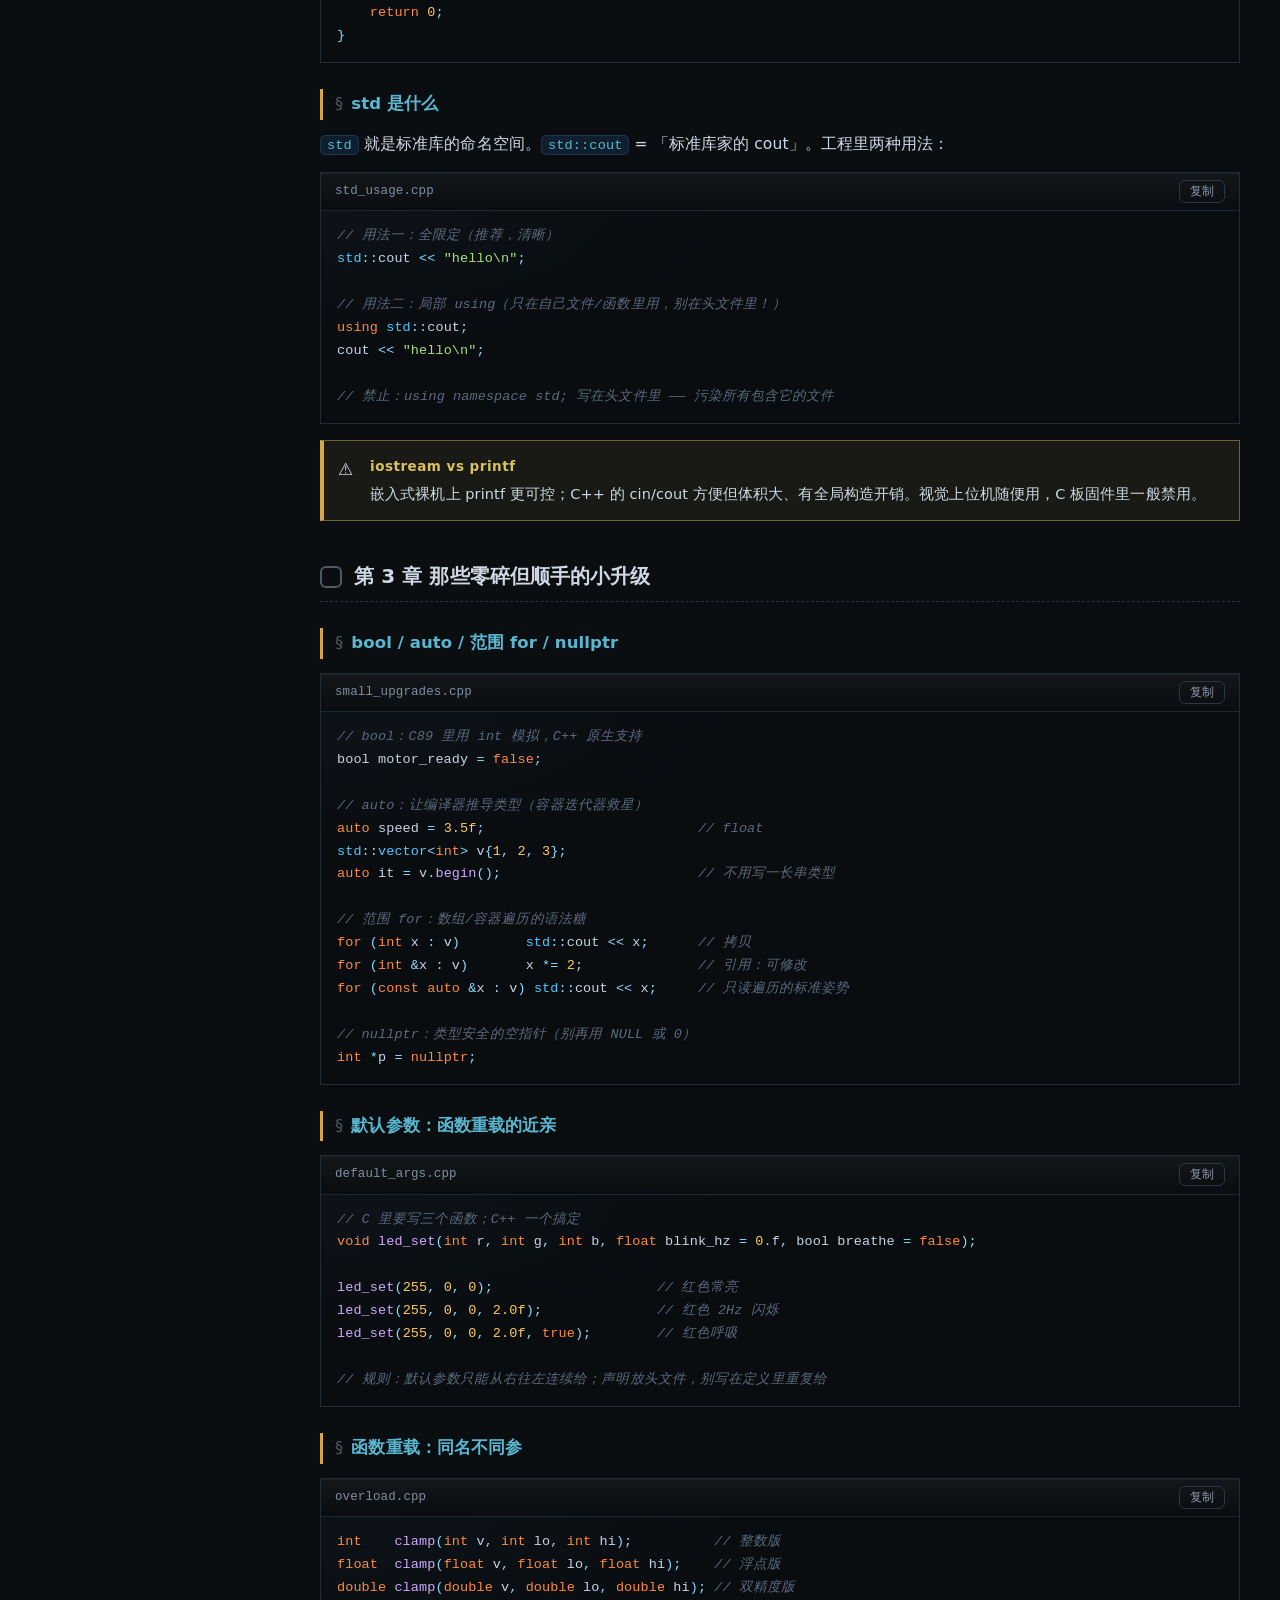
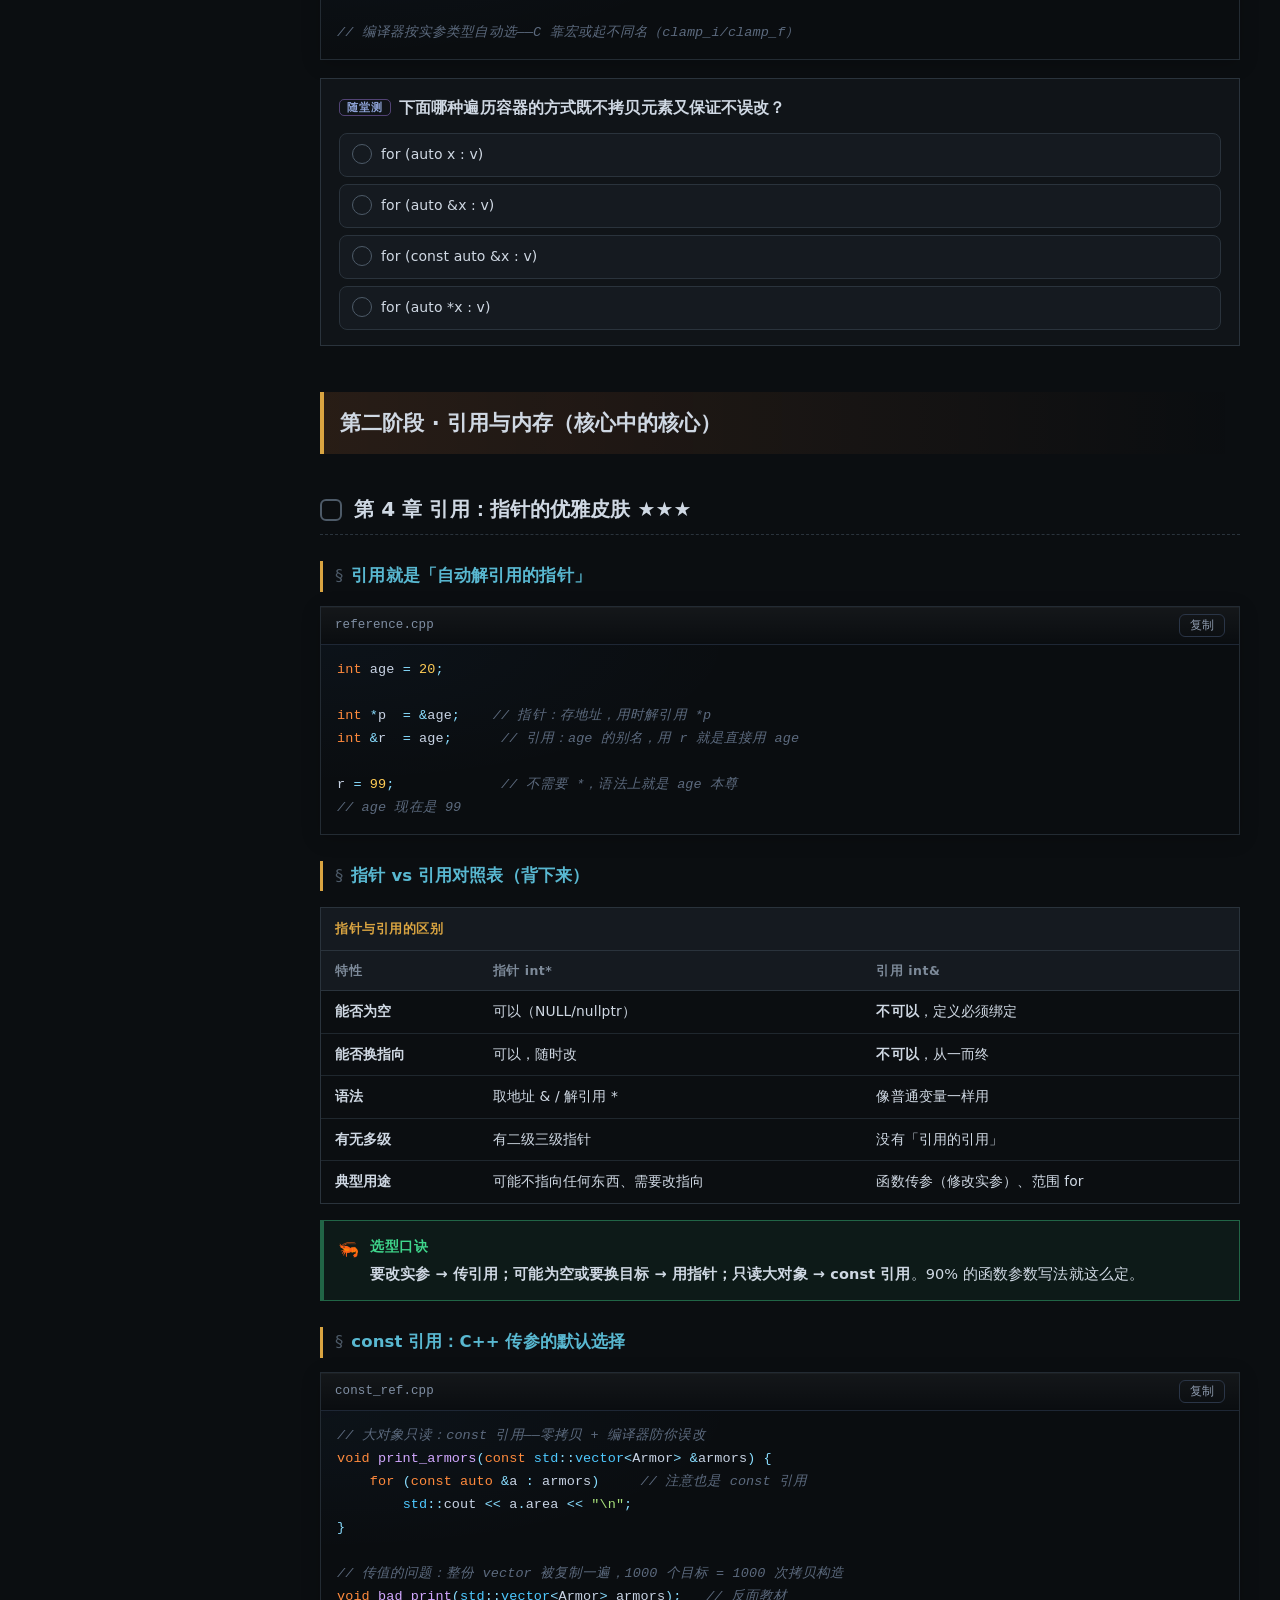
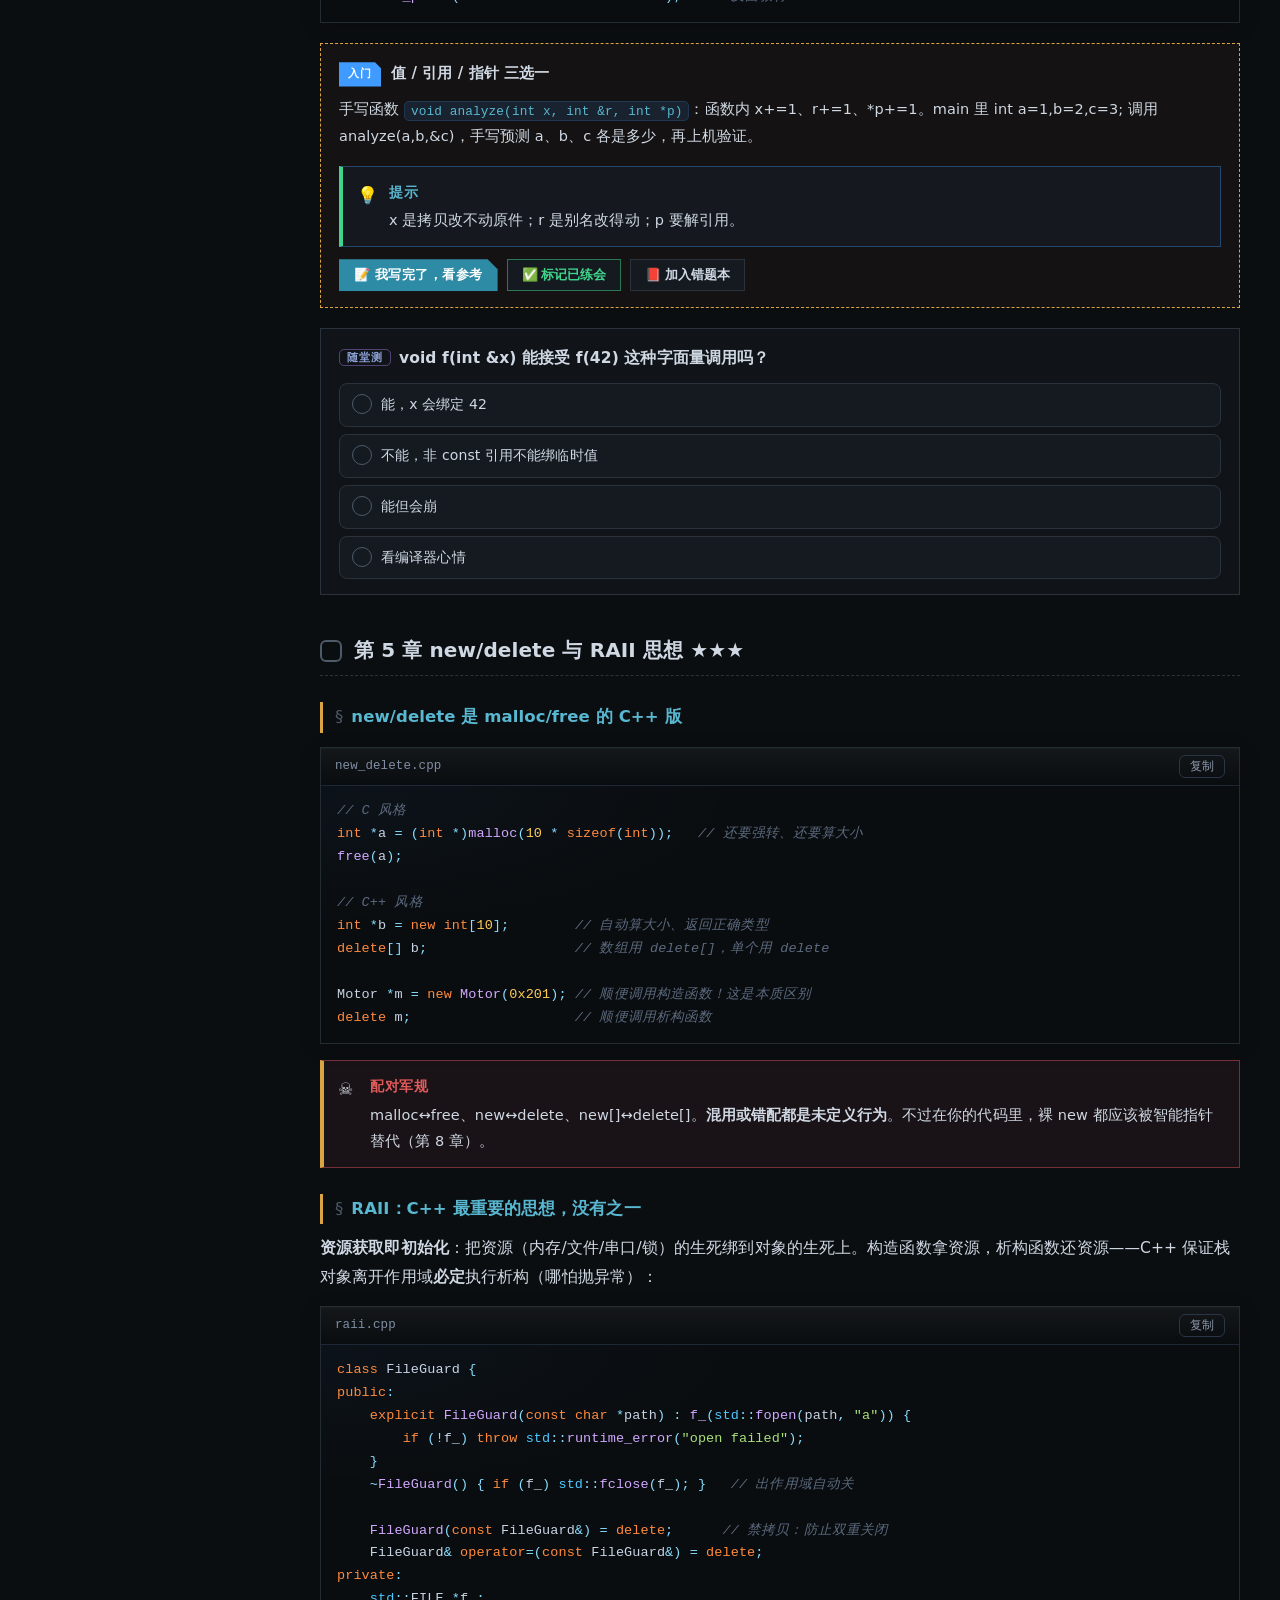
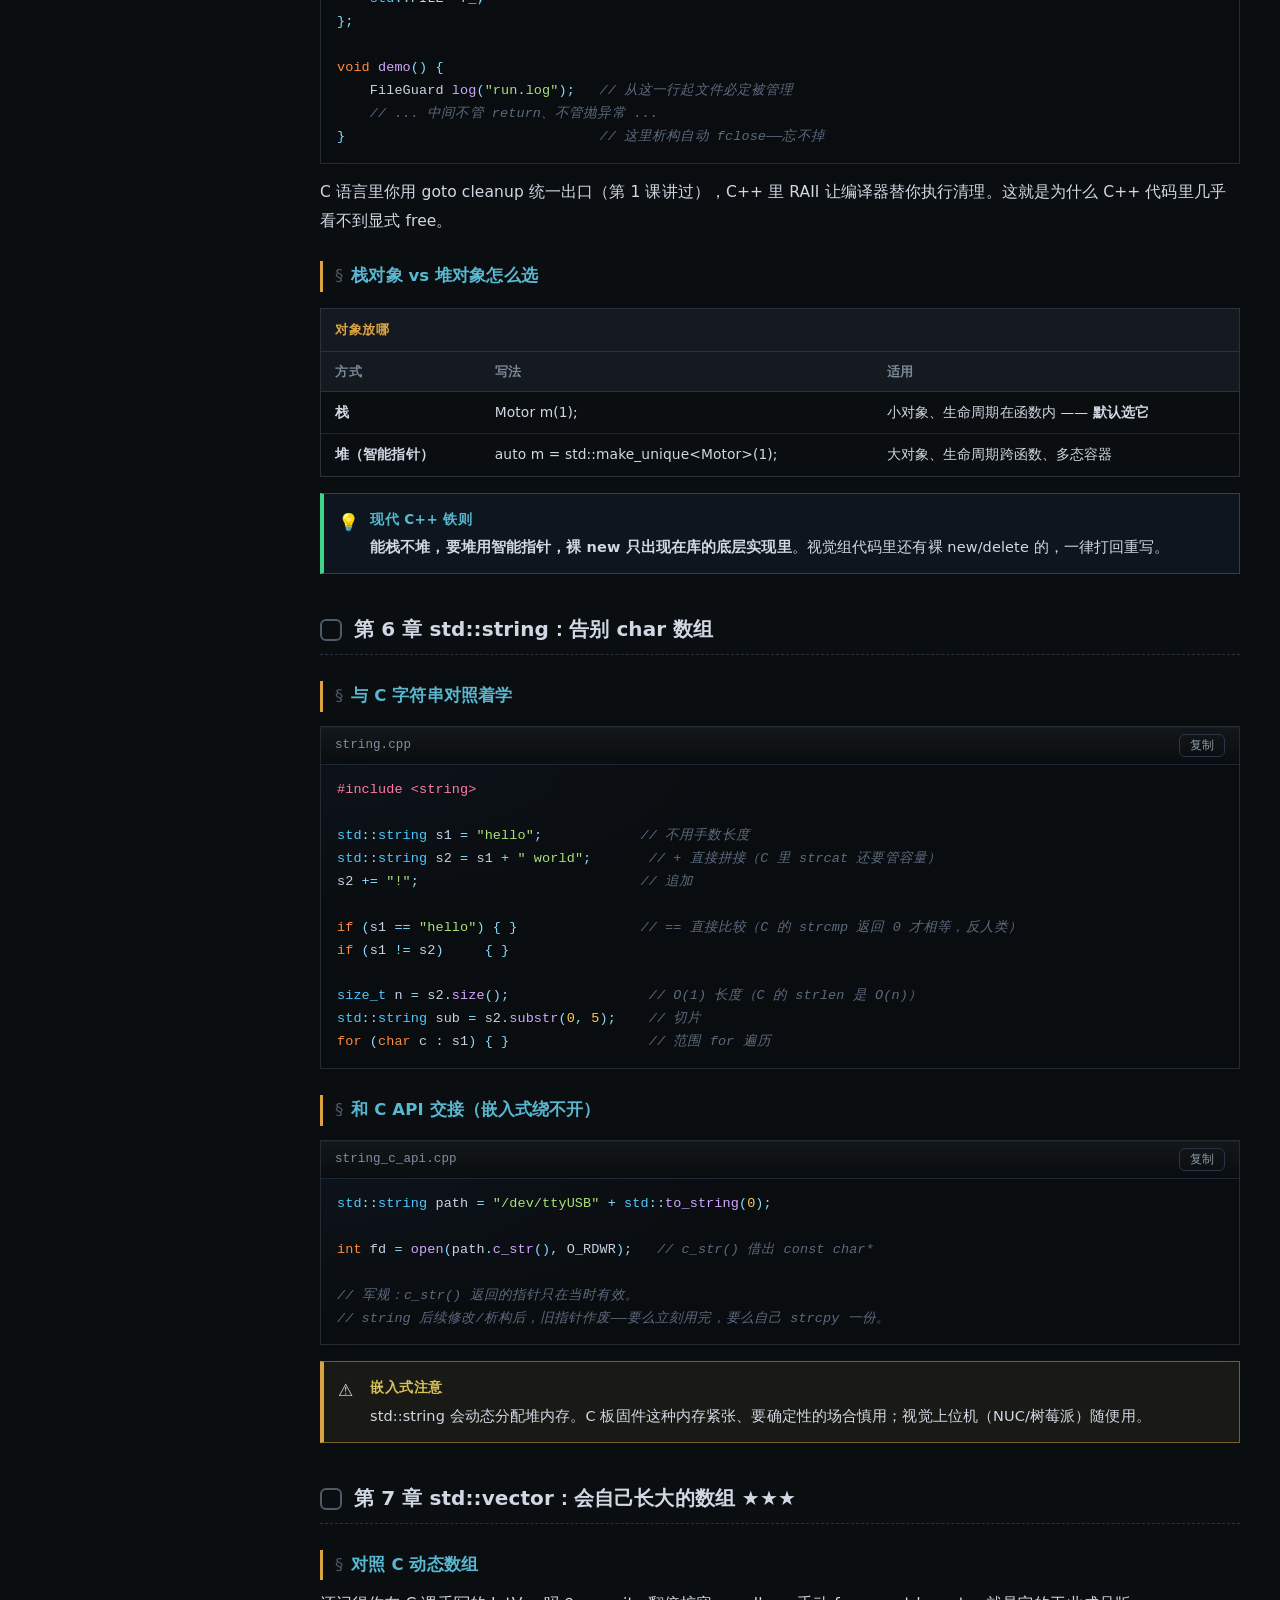
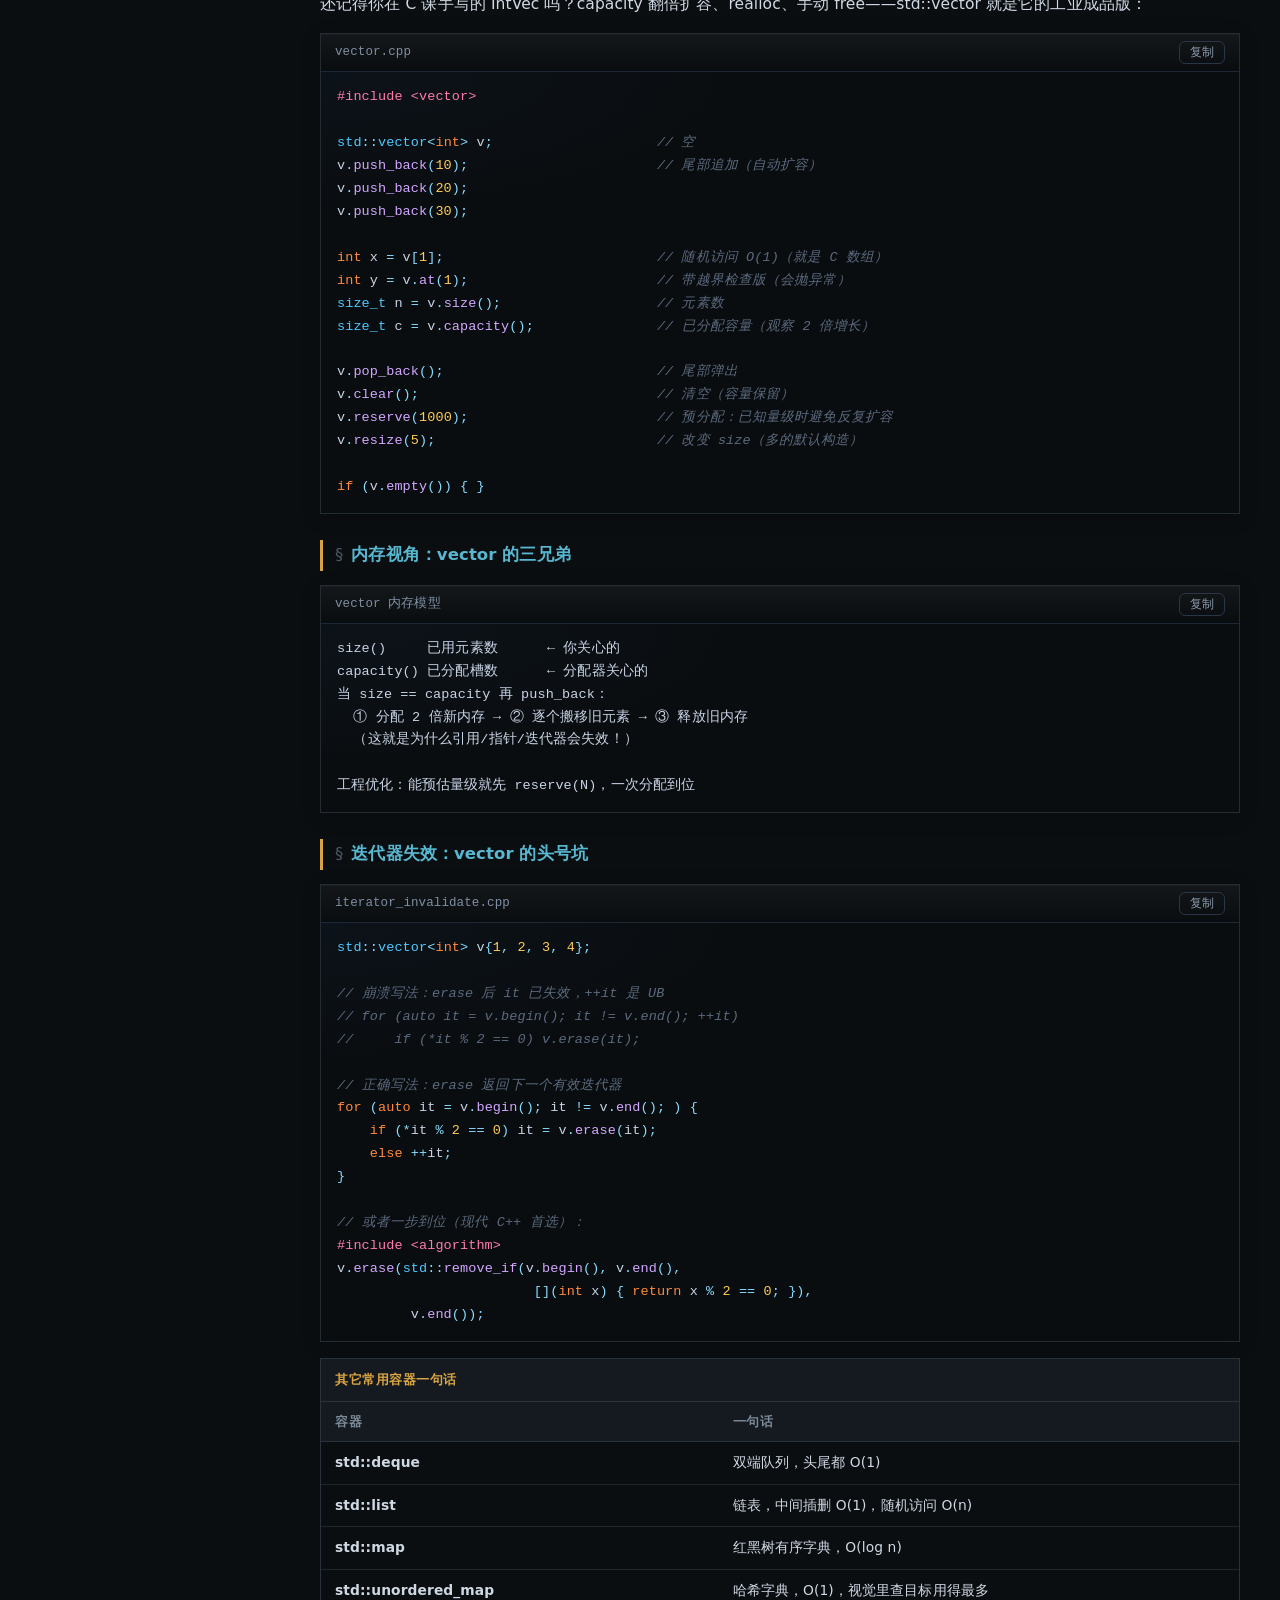
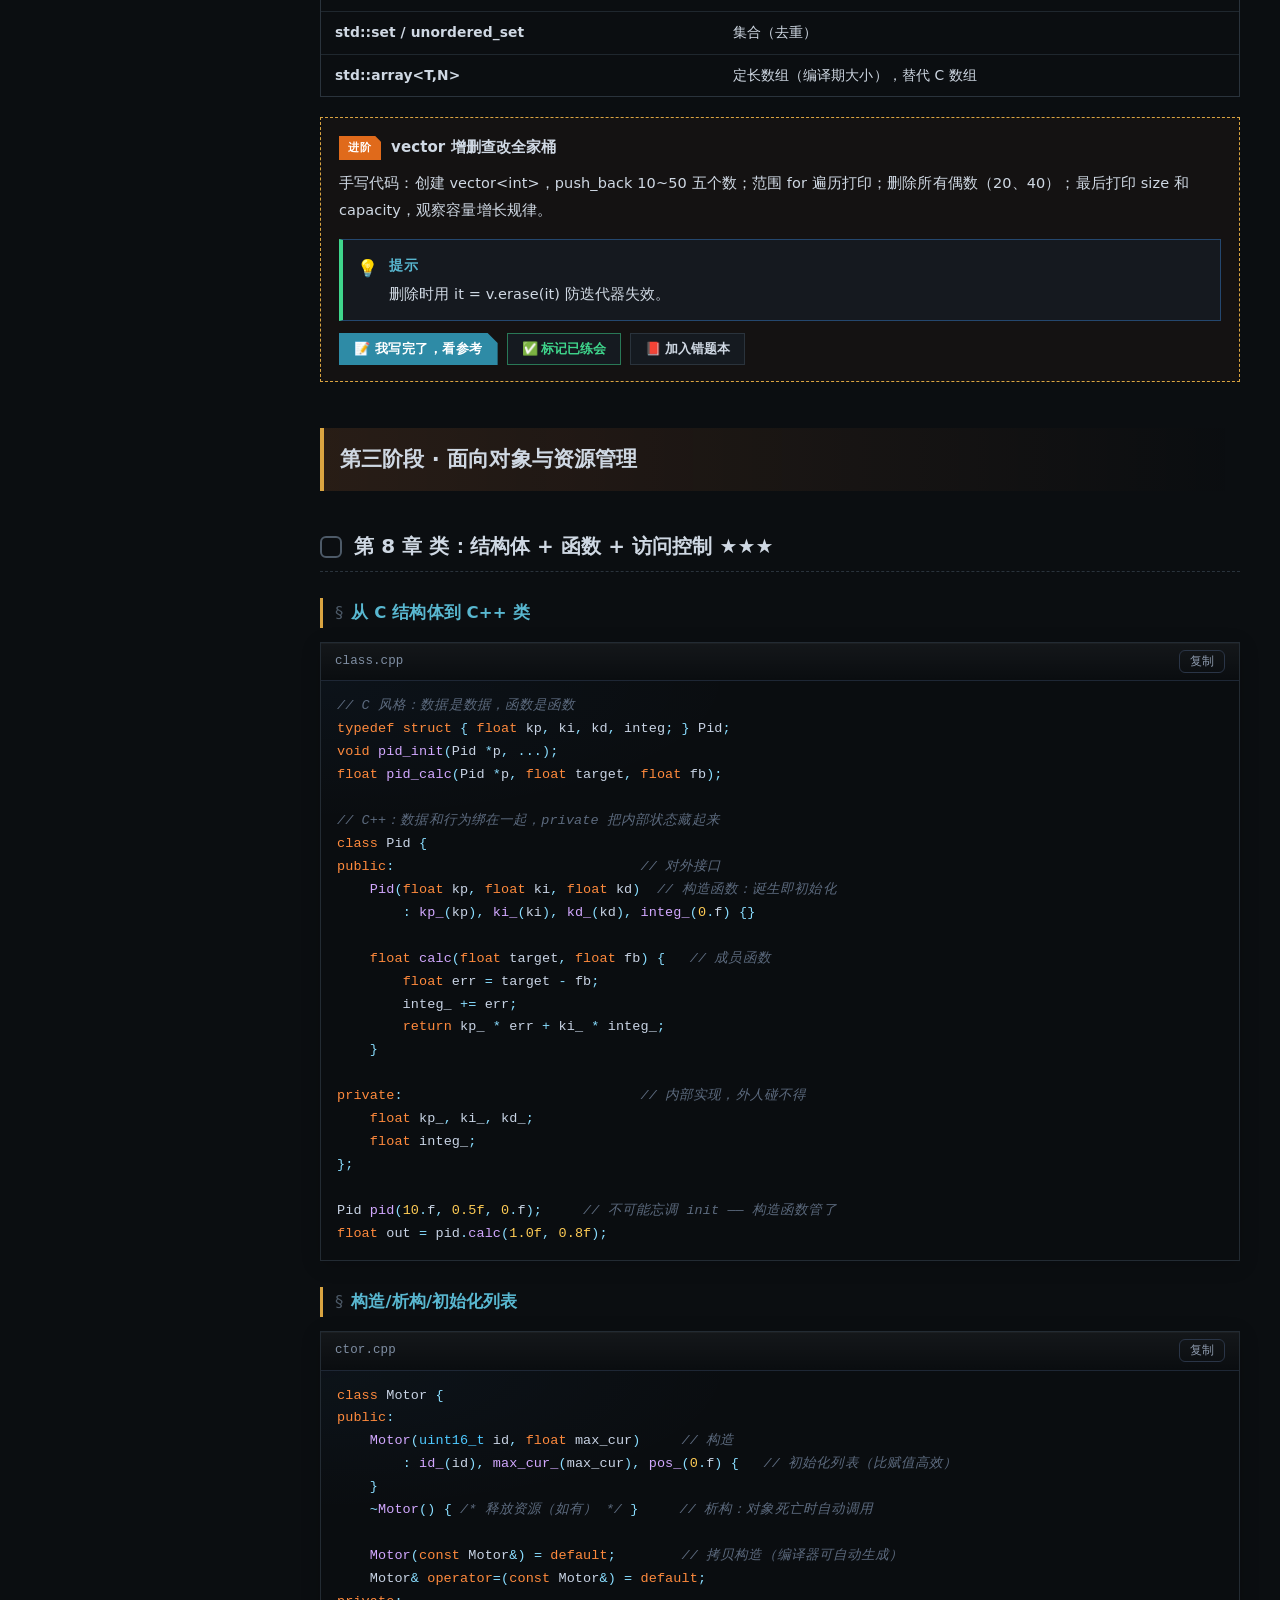
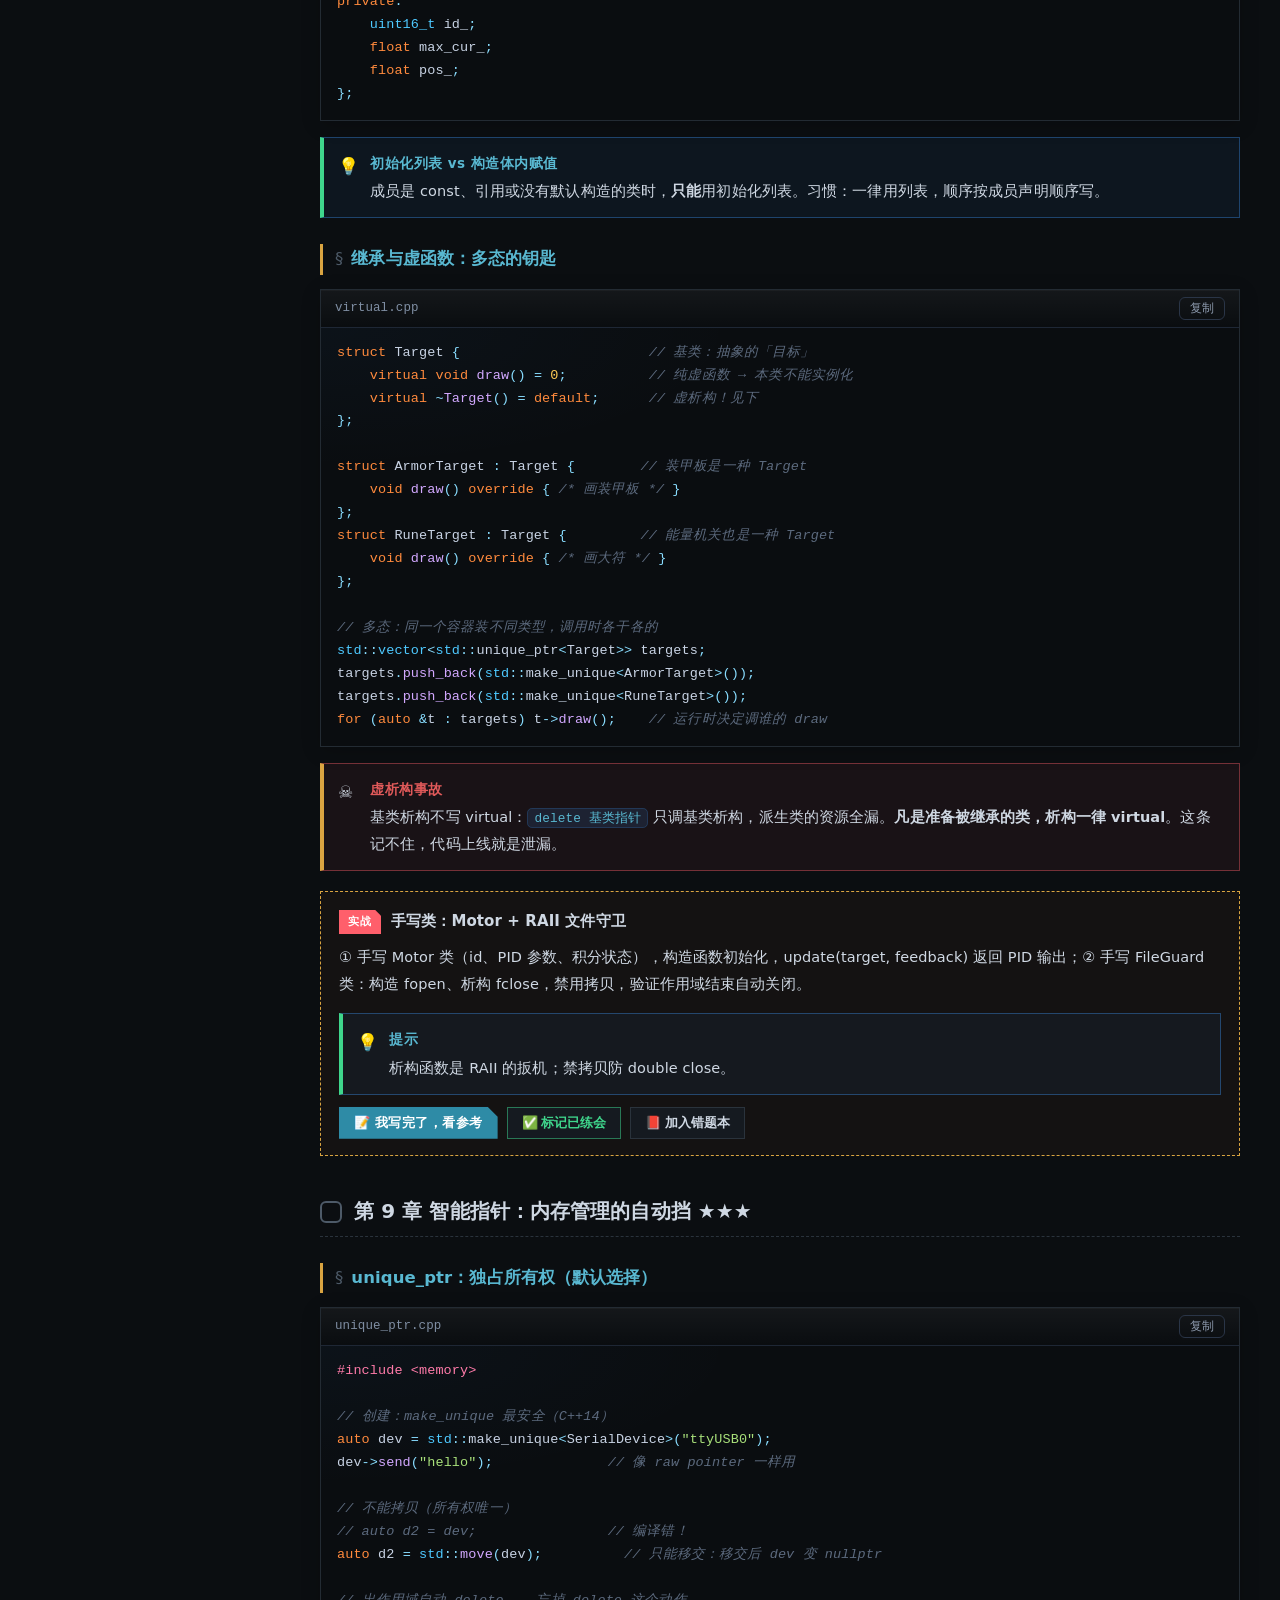
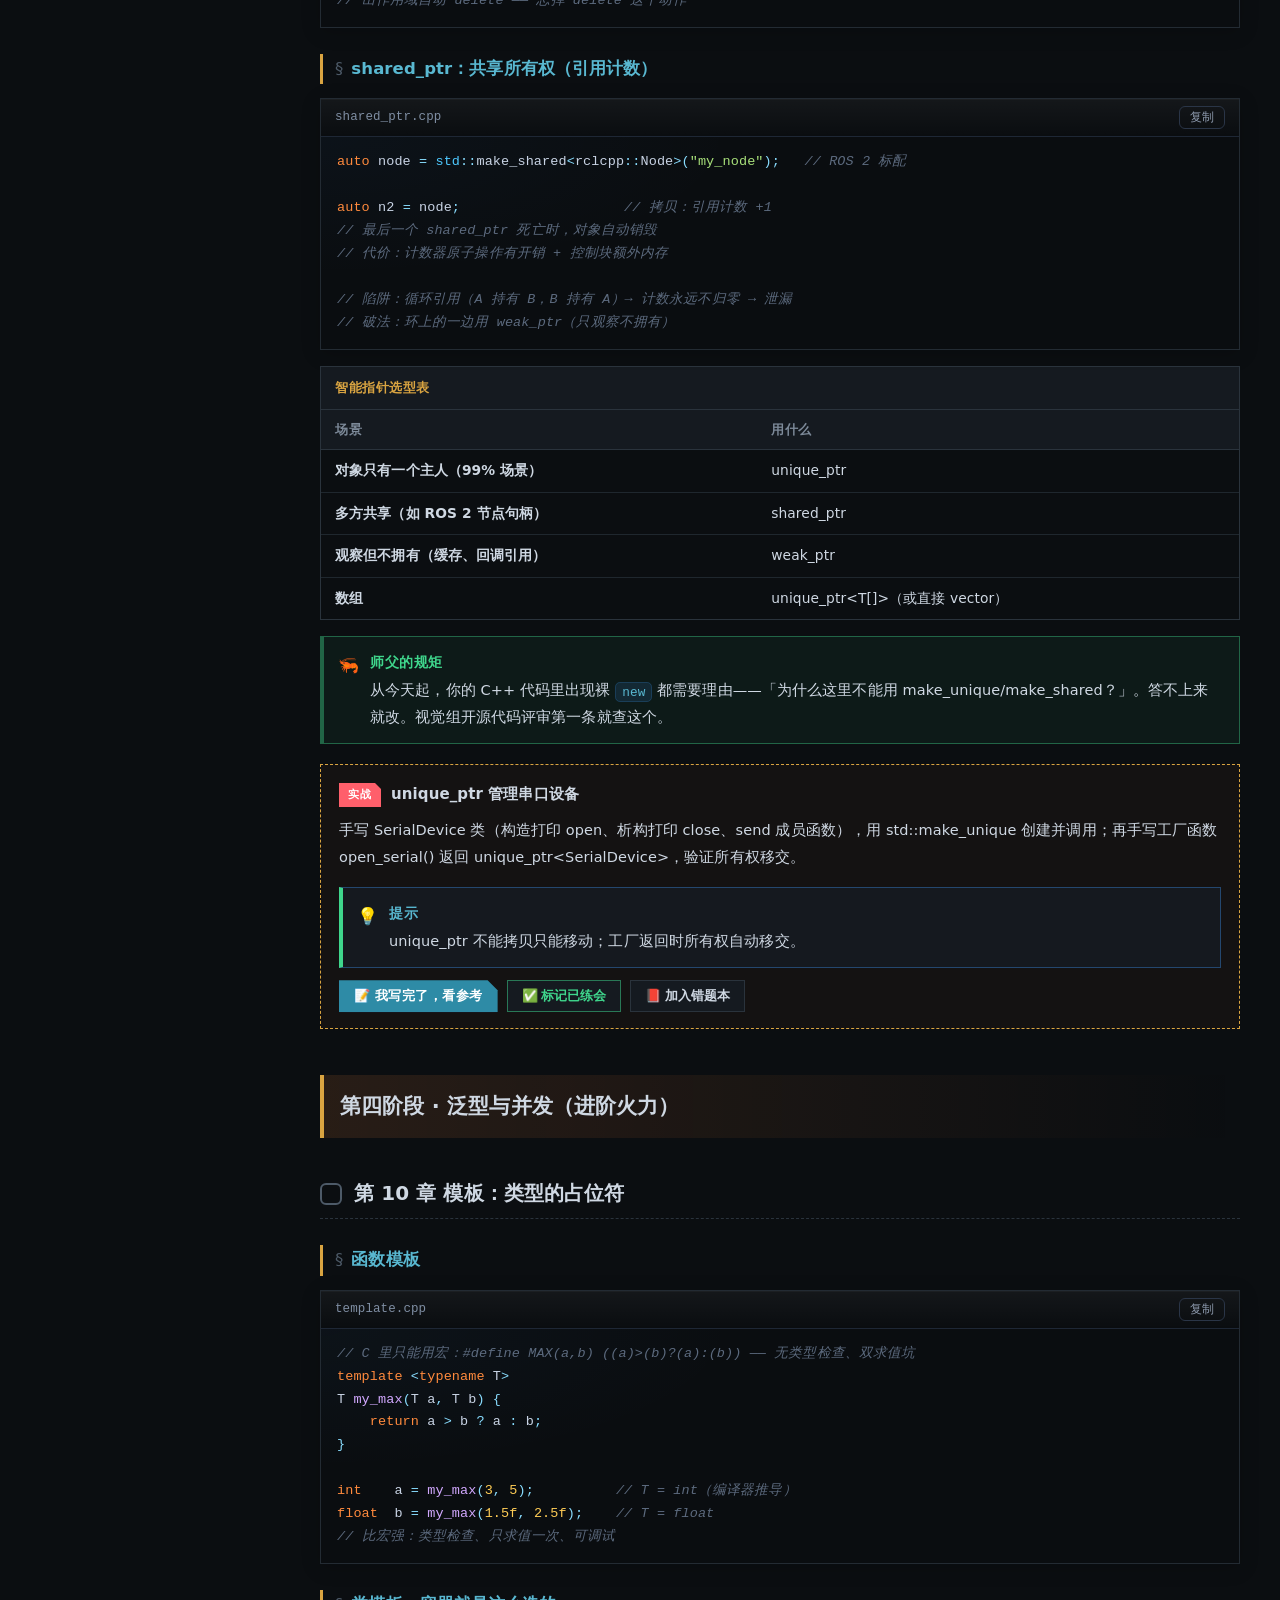
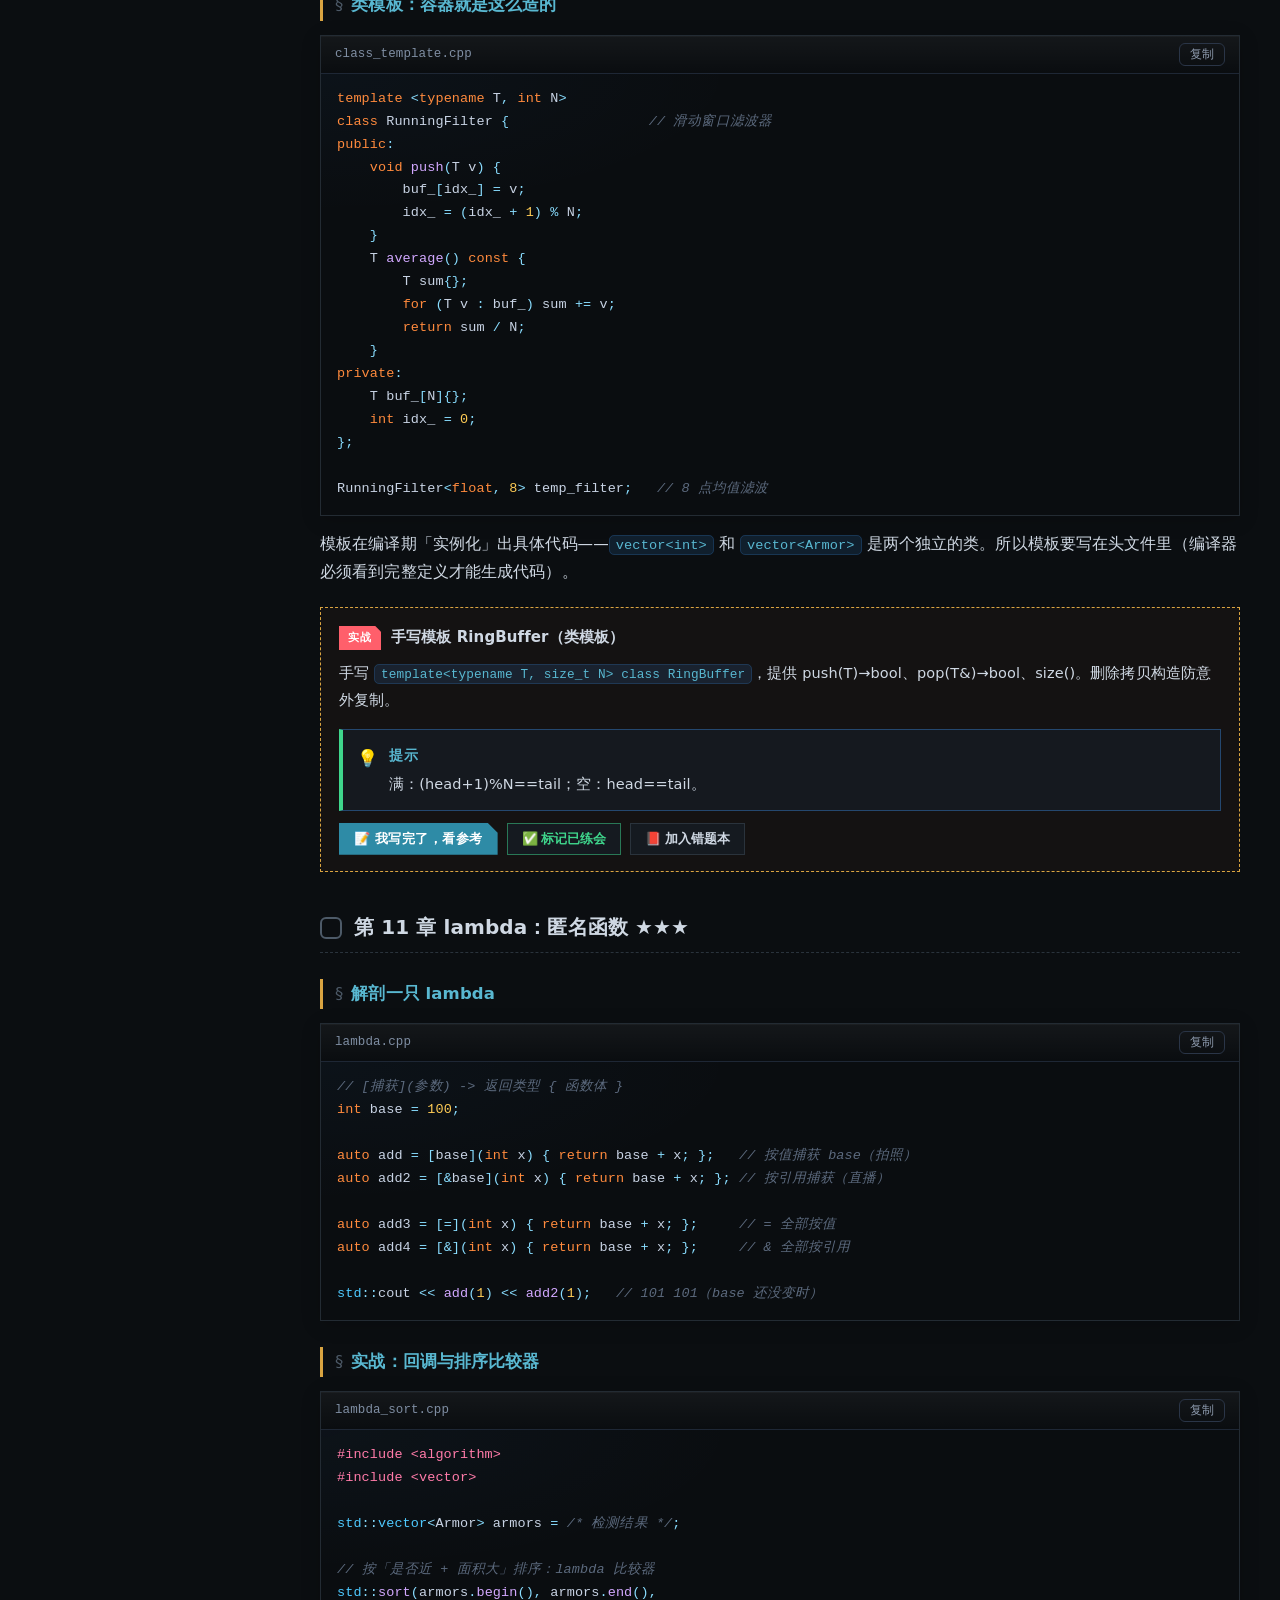
<file: cpp.html>
<!DOCTYPE html>
<html lang="zh-CN">
<head>
<meta charset="UTF-8">
<meta name="viewport" content="width=device-width, initial-scale=1.0">
<meta http-equiv="Content-Security-Policy" content="default-src 'self'; style-src 'self' 'unsafe-inline'; script-src 'self' 'unsafe-inline'; img-src 'self' data:;">
<title>C++ · RM 兵工厂</title>
<link rel="stylesheet" href="assets/css/style.css">
<link rel="stylesheet" href="assets/css/premium.css">
</head>
<body data-page="cpp">
<div class="layout"><main class="content"></main></div>

<script src="assets/js/highlight.js"></script>
<script src="assets/js/app.js"></script>
<script src="assets/js/site-index.js"></script>
<script src="assets/js/practice-db.js"></script>
<script src="assets/js/practice-db-b.js"></script>
<script>
"use strict";

window.PAGE = {
  id: "cpp",
  title: "C++",
  badge: "LANG",
  crumb: "C++ · C 的重武器升级包",
  lead: "你有 C 底子，学 C++ 就别从头学——<b>只学 C 没有的东西</b>。每一章都从「C 是怎么干的」出发，再看「C++ 给了什么更好的家伙」。学完你能读懂 ROS 2 节点代码、写视觉算法、管好内存。",
  prev: { href: "c.html", label: "← C 语言" },
  next: { href: "python.html", label: "Python →" },

  stages: [
    { id: "stage-cpp-1", title: "第一阶段 · 从 C 平滑过渡（增量学习）", chapters: [
      { id: "cpp-why", title: "第 1 章 C++ 到底比 C 多了什么", blocks: [
        H.sub("一张地图看懂增量"),
        H.table("C++ 相对 C 的增量（按学习优先级）", ["武器", "解决 C 的什么痛点", "RM 场景"], [
          ["引用 &", "指针传参写起来啰嗦、易错", "函数参数、范围 for"],
          ["string / vector", "手搓 char 数组和动态数组的痛苦", "视觉容器、消息数据"],
          ["类与 RAII", "忘了 free / 资源泄漏", "串口、相机、文件自动释放"],
          ["智能指针", "裸 new/delete 的悬垂与泄漏", "节点句柄、设备对象"],
          ["模板", "一套逻辑写多种类型的重复代码", "容器、算法通用化"],
          ["lambda", "函数指针写回调的繁琐", "ROS 2 回调、排序比较器"],
          ["STL 算法", "手写排序/查找的重复劳动", "目标筛选、数据处理"],
          ["std::thread", "裸 pthread 的平台差异", "图像采集与处理分离"]
        ]),
        H.note("master", "师父的学法", "C++ 内容庞杂，但 RM 视觉/电控用到的就这些：<b>现代 C++（11/14/17）的实用子集</b>。别去啃虚继承、多重继承、异常安全等级这些面试八股——先能熟练写节点代码，能读懂开源视觉库，需要时再回头补深水区。"),
      ]},
      { id: "cpp-namespace-ref", title: "第 2 章 命名空间与输入输出", blocks: [
        H.p("C 里所有函数挤在全局命名空间，名字一多就打架。C++ 用 namespace 划分地盘："),
        H.code("cpp", "namespace.cpp", [
          "#include <iostream>",
          "",
          "namespace chassis {                       // 底盘的地盘",
          "    void init() { std::cout << \"chassis init\\n\"; }",
          "}",
          "namespace gimbal {                        // 云台的地盘",
          "    void init() { std::cout << \"gimbal init\\n\"; }   // 同名不冲突",
          "}",
          "",
          "int main() {",
          "    chassis::init();      // :: 是作用域运算符——\"去 chassis 家里找 init\"",
          "    gimbal::init();",
          "    return 0;",
          "}"
        ].join("\n")),
        H.sub("std 是什么"),
        H.p("<code class='inline'>std</code> 就是标准库的命名空间。<code class='inline'>std::cout</code> = 「标准库家的 cout」。工程里两种用法："),
        H.code("cpp", "std_usage.cpp", [
          "// 用法一：全限定（推荐，清晰）",
          "std::cout << \"hello\\n\";",
          "",
          "// 用法二：局部 using（只在自己文件/函数里用，别在头文件里！）",
          "using std::cout;",
          "cout << \"hello\\n\";",
          "",
          "// 禁止：using namespace std; 写在头文件里 —— 污染所有包含它的文件"
        ].join("\n")),
        H.note("warn", "iostream vs printf", "嵌入式裸机上 printf 更可控；C++ 的 cin/cout 方便但体积大、有全局构造开销。视觉上位机随便用，C 板固件里一般禁用。"),
      ]},
      { id: "cpp-bool-ref", title: "第 3 章 那些零碎但顺手的小升级", blocks: [
        H.sub("bool / auto / 范围 for / nullptr"),
        H.code("cpp", "small_upgrades.cpp", [
          "// bool：C89 里用 int 模拟，C++ 原生支持",
          "bool motor_ready = false;",
          "",
          "// auto：让编译器推导类型（容器迭代器救星）",
          "auto speed = 3.5f;                          // float",
          "std::vector<int> v{1, 2, 3};",
          "auto it = v.begin();                        // 不用写一长串类型",
          "",
          "// 范围 for：数组/容器遍历的语法糖",
          "for (int x : v)        std::cout << x;      // 拷贝",
          "for (int &x : v)       x *= 2;              // 引用：可修改",
          "for (const auto &x : v) std::cout << x;     // 只读遍历的标准姿势",
          "",
          "// nullptr：类型安全的空指针（别再用 NULL 或 0）",
          "int *p = nullptr;"
        ].join("\n")),
        H.sub("默认参数：函数重载的近亲"),
        H.code("cpp", "default_args.cpp", [
          "// C 里要写三个函数；C++ 一个搞定",
          "void led_set(int r, int g, int b, float blink_hz = 0.f, bool breathe = false);",
          "",
          "led_set(255, 0, 0);                    // 红色常亮",
          "led_set(255, 0, 0, 2.0f);              // 红色 2Hz 闪烁",
          "led_set(255, 0, 0, 2.0f, true);        // 红色呼吸",
          "",
          "// 规则：默认参数只能从右往左连续给；声明放头文件，别写在定义里重复给"
        ].join("\n")),
        H.sub("函数重载：同名不同参"),
        H.code("cpp", "overload.cpp", [
          "int    clamp(int v, int lo, int hi);          // 整数版",
          "float  clamp(float v, float lo, float hi);    // 浮点版",
          "double clamp(double v, double lo, double hi); // 双精度版",
          "",
          "// 编译器按实参类型自动选——C 靠宏或起不同名（clamp_i/clamp_f）"
        ].join("\n")),
        H.quiz({
          q: "下面哪种遍历容器的方式既不拷贝元素又保证不误改？",
          tag: "随堂测",
          opts: ["for (auto x : v)", "for (auto &x : v)", "for (const auto &x : v)", "for (auto *x : v)"],
          ans: 2,
          explain: "const auto& 是「只读引用」：不拷贝（性能）+ const 保护（不会误改）。写视觉代码遍历目标列表就用它。"
        }),
      ]},
    ]},

    { id: "stage-cpp-2", title: "第二阶段 · 引用与内存（核心中的核心）", chapters: [
      { id: "cpp-reference", title: "第 4 章 引用：指针的优雅皮肤 ★★★", blocks: [
        H.sub("引用就是「自动解引用的指针」"),
        H.code("cpp", "reference.cpp", [
          "int age = 20;",
          "",
          "int *p  = &age;    // 指针：存地址，用时解引用 *p",
          "int &r  = age;      // 引用：age 的别名，用 r 就是直接用 age",
          "",
          "r = 99;             // 不需要 *，语法上就是 age 本尊",
          "// age 现在是 99"
        ].join("\n")),
        H.sub("指针 vs 引用对照表（背下来）"),
        H.table("指针与引用的区别", ["特性", "指针 int*", "引用 int&"], [
          ["能否为空", "可以（NULL/nullptr）", "<b>不可以</b>，定义必须绑定"],
          ["能否换指向", "可以，随时改", "<b>不可以</b>，从一而终"],
          ["语法", "取地址 & / 解引用 *", "像普通变量一样用"],
          ["有无多级", "有二级三级指针", "没有「引用的引用」"],
          ["典型用途", "可能不指向任何东西、需要改指向", "函数传参（修改实参）、范围 for"]
        ]),
        H.note("master", "选型口诀", "<b>要改实参 → 传引用；可能为空或要换目标 → 用指针；只读大对象 → const 引用</b>。90% 的函数参数写法就这么定。"),
        H.sub("const 引用：C++ 传参的默认选择"),
        H.code("cpp", "const_ref.cpp", [
          "// 大对象只读：const 引用——零拷贝 + 编译器防你误改",
          "void print_armors(const std::vector<Armor> &armors) {",
          "    for (const auto &a : armors)     // 注意也是 const 引用",
          "        std::cout << a.area << \"\\n\";",
          "}",
          "",
          "// 传值的问题：整份 vector 被复制一遍，1000 个目标 = 1000 次拷贝构造",
          "void bad_print(std::vector<Armor> armors);   // 反面教材"
        ].join("\n")),
        H.pracRef("cpp-p1"),
        H.quiz({
          q: "void f(int &x) 能接受 f(42) 这种字面量调用吗？",
          tag: "随堂测",
          opts: ["能，x 会绑定 42", "不能，非 const 引用不能绑临时值", "能但会崩", "看编译器心情"],
          ans: 1,
          explain: "非 const 左值引用必须绑定到「有名有姓」的变量；字面量是右值。改成 const int &x 就能接（常量引用可绑右值）。这是重载解析里的高频坑。"
        }),
      ]},
      { id: "cpp-newdelete", title: "第 5 章 new/delete 与 RAII 思想 ★★★", blocks: [
        H.sub("new/delete 是 malloc/free 的 C++ 版"),
        H.code("cpp", "new_delete.cpp", [
          "// C 风格",
          "int *a = (int *)malloc(10 * sizeof(int));   // 还要强转、还要算大小",
          "free(a);",
          "",
          "// C++ 风格",
          "int *b = new int[10];        // 自动算大小、返回正确类型",
          "delete[] b;                  // 数组用 delete[]，单个用 delete",
          "",
          "Motor *m = new Motor(0x201); // 顺便调用构造函数！这是本质区别",
          "delete m;                    // 顺便调用析构函数"
        ].join("\n")),
        H.note("pitfall", "配对军规", "malloc↔free、new↔delete、new[]↔delete[]。<b>混用或错配都是未定义行为</b>。不过在你的代码里，裸 new 都应该被智能指针替代（第 8 章）。"),
        H.sub("RAII：C++ 最重要的思想，没有之一"),
        H.p("<b>资源获取即初始化</b>：把资源（内存/文件/串口/锁）的生死绑到对象的生死上。构造函数拿资源，析构函数还资源——C++ 保证栈对象离开作用域<b>必定</b>执行析构（哪怕抛异常）："),
        H.code("cpp", "raii.cpp", [
          "class FileGuard {",
          "public:",
          "    explicit FileGuard(const char *path) : f_(std::fopen(path, \"a\")) {",
          "        if (!f_) throw std::runtime_error(\"open failed\");",
          "    }",
          "    ~FileGuard() { if (f_) std::fclose(f_); }   // 出作用域自动关",
          "",
          "    FileGuard(const FileGuard&) = delete;      // 禁拷贝：防止双重关闭",
          "    FileGuard& operator=(const FileGuard&) = delete;",
          "private:",
          "    std::FILE *f_;",
          "};",
          "",
          "void demo() {",
          "    FileGuard log(\"run.log\");   // 从这一行起文件必定被管理",
          "    // ... 中间不管 return、不管抛异常 ...",
          "}                               // 这里析构自动 fclose——忘不掉"
        ].join("\n")),
        H.p("C 语言里你用 goto cleanup 统一出口（第 1 课讲过），C++ 里 RAII 让编译器替你执行清理。这就是为什么 C++ 代码里几乎看不到显式 free。"),
        H.sub("栈对象 vs 堆对象怎么选"),
        H.table("对象放哪", ["方式", "写法", "适用"], [
          ["栈", "Motor m(1);", "小对象、生命周期在函数内 —— <b>默认选它</b>"],
          ["堆（智能指针）", "auto m = std::make_unique&lt;Motor&gt;(1);", "大对象、生命周期跨函数、多态容器"]
        ]),
        H.note("tip", "现代 C++ 铁则", "<b>能栈不堆，要堆用智能指针，裸 new 只出现在库的底层实现里</b>。视觉组代码里还有裸 new/delete 的，一律打回重写。"),
      ]},
      { id: "cpp-string", title: "第 6 章 std::string：告别 char 数组", blocks: [
        H.sub("与 C 字符串对照着学"),
        H.code("cpp", "string.cpp", [
          "#include <string>",
          "",
          "std::string s1 = \"hello\";            // 不用手数长度",
          "std::string s2 = s1 + \" world\";       // + 直接拼接（C 里 strcat 还要管容量）",
          "s2 += \"!\";                           // 追加",
          "",
          "if (s1 == \"hello\") { }               // == 直接比较（C 的 strcmp 返回 0 才相等，反人类）",
          "if (s1 != s2)     { }",
          "",
          "size_t n = s2.size();                 // O(1) 长度（C 的 strlen 是 O(n)）",
          "std::string sub = s2.substr(0, 5);    // 切片",
          "for (char c : s1) { }                 // 范围 for 遍历"
        ].join("\n")),
        H.sub("和 C API 交接（嵌入式绕不开）"),
        H.code("cpp", "string_c_api.cpp", [
          "std::string path = \"/dev/ttyUSB\" + std::to_string(0);",
          "",
          "int fd = open(path.c_str(), O_RDWR);   // c_str() 借出 const char*",
          "",
          "// 军规：c_str() 返回的指针只在当时有效。",
          "// string 后续修改/析构后，旧指针作废——要么立刻用完，要么自己 strcpy 一份。"
        ].join("\n")),
        H.note("warn", "嵌入式注意", "std::string 会动态分配堆内存。C 板固件这种内存紧张、要确定性的场合慎用；视觉上位机（NUC/树莓派）随便用。"),
      ]},
      { id: "cpp-vector", title: "第 7 章 std::vector：会自己长大的数组 ★★★", blocks: [
        H.sub("对照 C 动态数组"),
        H.p("还记得你在 C 课手写的 IntVec 吗？capacity 翻倍扩容、realloc、手动 free——std::vector 就是它的工业成品版："),
        H.code("cpp", "vector.cpp", [
          "#include <vector>",
          "",
          "std::vector<int> v;                    // 空",
          "v.push_back(10);                       // 尾部追加（自动扩容）",
          "v.push_back(20);",
          "v.push_back(30);",
          "",
          "int x = v[1];                          // 随机访问 O(1)（就是 C 数组）",
          "int y = v.at(1);                       // 带越界检查版（会抛异常）",
          "size_t n = v.size();                   // 元素数",
          "size_t c = v.capacity();               // 已分配容量（观察 2 倍增长）",
          "",
          "v.pop_back();                          // 尾部弹出",
          "v.clear();                             // 清空（容量保留）",
          "v.reserve(1000);                       // 预分配：已知量级时避免反复扩容",
          "v.resize(5);                           // 改变 size（多的默认构造）",
          "",
          "if (v.empty()) { }"
        ].join("\n")),
        H.sub("内存视角：vector 的三兄弟"),
        H.code("text", "vector 内存模型", [
          "size()     已用元素数      ← 你关心的",
          "capacity() 已分配槽数      ← 分配器关心的",
          "当 size == capacity 再 push_back：",
          "  ① 分配 2 倍新内存 → ② 逐个搬移旧元素 → ③ 释放旧内存",
          "  （这就是为什么引用/指针/迭代器会失效！）",
          "",
          "工程优化：能预估量级就先 reserve(N)，一次分配到位"
        ].join("\n")),
        H.sub("迭代器失效：vector 的头号坑"),
        H.code("cpp", "iterator_invalidate.cpp", [
          "std::vector<int> v{1, 2, 3, 4};",
          "",
          "// 崩溃写法：erase 后 it 已失效，++it 是 UB",
          "// for (auto it = v.begin(); it != v.end(); ++it)",
          "//     if (*it % 2 == 0) v.erase(it);",
          "",
          "// 正确写法：erase 返回下一个有效迭代器",
          "for (auto it = v.begin(); it != v.end(); ) {",
          "    if (*it % 2 == 0) it = v.erase(it);",
          "    else ++it;",
          "}",
          "",
          "// 或者一步到位（现代 C++ 首选）：",
          "#include <algorithm>",
          "v.erase(std::remove_if(v.begin(), v.end(),",
          "                        [](int x) { return x % 2 == 0; }),",
          "         v.end());"
        ].join("\n")),
        H.table("其它常用容器一句话", ["容器", "一句话"], [
          ["std::deque", "双端队列，头尾都 O(1)"],
          ["std::list", "链表，中间插删 O(1)，随机访问 O(n)"],
          ["std::map", "红黑树有序字典，O(log n)"],
          ["std::unordered_map", "哈希字典，O(1)，视觉里查目标用得最多"],
          ["std::set / unordered_set", "集合（去重）"],
          ["std::array&lt;T,N&gt;", "定长数组（编译期大小），替代 C 数组"]
        ]),
        H.pracRef("cpp-p3"),
      ]},
    ]},

    { id: "stage-cpp-3", title: "第三阶段 · 面向对象与资源管理", chapters: [
      { id: "cpp-class", title: "第 8 章 类：结构体 + 函数 + 访问控制 ★★★", blocks: [
        H.sub("从 C 结构体到 C++ 类"),
        H.code("cpp", "class.cpp", [
          "// C 风格：数据是数据，函数是函数",
          "typedef struct { float kp, ki, kd, integ; } Pid;",
          "void pid_init(Pid *p, ...);",
          "float pid_calc(Pid *p, float target, float fb);",
          "",
          "// C++：数据和行为绑在一起，private 把内部状态藏起来",
          "class Pid {",
          "public:                              // 对外接口",
          "    Pid(float kp, float ki, float kd)  // 构造函数：诞生即初始化",
          "        : kp_(kp), ki_(ki), kd_(kd), integ_(0.f) {}",
          "",
          "    float calc(float target, float fb) {   // 成员函数",
          "        float err = target - fb;",
          "        integ_ += err;",
          "        return kp_ * err + ki_ * integ_;",
          "    }",
          "",
          "private:                             // 内部实现，外人碰不得",
          "    float kp_, ki_, kd_;",
          "    float integ_;",
          "};",
          "",
          "Pid pid(10.f, 0.5f, 0.f);     // 不可能忘调 init —— 构造函数管了",
          "float out = pid.calc(1.0f, 0.8f);"
        ].join("\n")),
        H.sub("构造/析构/初始化列表"),
        H.code("cpp", "ctor.cpp", [
          "class Motor {",
          "public:",
          "    Motor(uint16_t id, float max_cur)     // 构造",
          "        : id_(id), max_cur_(max_cur), pos_(0.f) {   // 初始化列表（比赋值高效）",
          "    }",
          "    ~Motor() { /* 释放资源（如有） */ }     // 析构：对象死亡时自动调用",
          "",
          "    Motor(const Motor&) = default;        // 拷贝构造（编译器可自动生成）",
          "    Motor& operator=(const Motor&) = default;",
          "private:",
          "    uint16_t id_;",
          "    float max_cur_;",
          "    float pos_;",
          "};"
        ].join("\n")),
        H.note("tip", "初始化列表 vs 构造体内赋值", "成员是 const、引用或没有默认构造的类时，<b>只能</b>用初始化列表。习惯：一律用列表，顺序按成员声明顺序写。"),
        H.sub("继承与虚函数：多态的钥匙"),
        H.code("cpp", "virtual.cpp", [
          "struct Target {                       // 基类：抽象的「目标」",
          "    virtual void draw() = 0;          // 纯虚函数 → 本类不能实例化",
          "    virtual ~Target() = default;      // 虚析构！见下",
          "};",
          "",
          "struct ArmorTarget : Target {        // 装甲板是一种 Target",
          "    void draw() override { /* 画装甲板 */ }",
          "};",
          "struct RuneTarget : Target {         // 能量机关也是一种 Target",
          "    void draw() override { /* 画大符 */ }",
          "};",
          "",
          "// 多态：同一个容器装不同类型，调用时各干各的",
          "std::vector<std::unique_ptr<Target>> targets;",
          "targets.push_back(std::make_unique<ArmorTarget>());",
          "targets.push_back(std::make_unique<RuneTarget>());",
          "for (auto &t : targets) t->draw();    // 运行时决定调谁的 draw"
        ].join("\n")),
        H.note("pitfall", "虚析构事故", "基类析构不写 virtual：<code class='inline'>delete 基类指针</code> 只调基类析构，派生类的资源全漏。<b>凡是准备被继承的类，析构一律 virtual</b>。这条记不住，代码上线就是泄漏。"),
        H.pracRef("cpp-p4"),
      ]},
      { id: "cpp-smartptr", title: "第 9 章 智能指针：内存管理的自动挡 ★★★", blocks: [
        H.sub("unique_ptr：独占所有权（默认选择）"),
        H.code("cpp", "unique_ptr.cpp", [
          "#include <memory>",
          "",
          "// 创建：make_unique 最安全（C++14）",
          "auto dev = std::make_unique<SerialDevice>(\"ttyUSB0\");",
          "dev->send(\"hello\");              // 像 raw pointer 一样用",
          "",
          "// 不能拷贝（所有权唯一）",
          "// auto d2 = dev;                // 编译错！",
          "auto d2 = std::move(dev);          // 只能移交：移交后 dev 变 nullptr",
          "",
          "// 出作用域自动 delete —— 忘掉 delete 这个动作"
        ].join("\n")),
        H.sub("shared_ptr：共享所有权（引用计数）"),
        H.code("cpp", "shared_ptr.cpp", [
          "auto node = std::make_shared<rclcpp::Node>(\"my_node\");   // ROS 2 标配",
          "",
          "auto n2 = node;                    // 拷贝：引用计数 +1",
          "// 最后一个 shared_ptr 死亡时，对象自动销毁",
          "// 代价：计数器原子操作有开销 + 控制块额外内存",
          "",
          "// 陷阱：循环引用（A 持有 B，B 持有 A）→ 计数永远不归零 → 泄漏",
          "// 破法：环上的一边用 weak_ptr（只观察不拥有）"
        ].join("\n")),
        H.table("智能指针选型表", ["场景", "用什么"], [
          ["对象只有一个主人（99% 场景）", "unique_ptr"],
          ["多方共享（如 ROS 2 节点句柄）", "shared_ptr"],
          ["观察但不拥有（缓存、回调引用）", "weak_ptr"],
          ["数组", "unique_ptr&lt;T[]&gt;（或直接 vector）"]
        ]),
        H.note("master", "师父的规矩", "从今天起，你的 C++ 代码里出现裸 <code class='inline'>new</code> 都需要理由——「为什么这里不能用 make_unique/make_shared？」。答不上来就改。视觉组开源代码评审第一条就查这个。"),
        H.pracRef("cpp-p5"),
      ]},
    ]},

    { id: "stage-cpp-4", title: "第四阶段 · 泛型与并发（进阶火力）", chapters: [
      { id: "cpp-template", title: "第 10 章 模板：类型的占位符", blocks: [
        H.sub("函数模板"),
        H.code("cpp", "template.cpp", [
          "// C 里只能用宏：#define MAX(a,b) ((a)>(b)?(a):(b)) —— 无类型检查、双求值坑",
          "template <typename T>",
          "T my_max(T a, T b) {",
          "    return a > b ? a : b;",
          "}",
          "",
          "int    a = my_max(3, 5);          // T = int（编译器推导）",
          "float  b = my_max(1.5f, 2.5f);    // T = float",
          "// 比宏强：类型检查、只求值一次、可调试"
        ].join("\n")),
        H.sub("类模板：容器就是这么造的"),
        H.code("cpp", "class_template.cpp", [
          "template <typename T, int N>",
          "class RunningFilter {                 // 滑动窗口滤波器",
          "public:",
          "    void push(T v) {",
          "        buf_[idx_] = v;",
          "        idx_ = (idx_ + 1) % N;",
          "    }",
          "    T average() const {",
          "        T sum{};",
          "        for (T v : buf_) sum += v;",
          "        return sum / N;",
          "    }",
          "private:",
          "    T buf_[N]{};",
          "    int idx_ = 0;",
          "};",
          "",
          "RunningFilter<float, 8> temp_filter;   // 8 点均值滤波"
        ].join("\n")),
        H.p("模板在编译期「实例化」出具体代码——<code class='inline'>vector&lt;int&gt;</code> 和 <code class='inline'>vector&lt;Armor&gt;</code> 是两个独立的类。所以模板要写在头文件里（编译器必须看到完整定义才能生成代码）。"),
        H.pracRef("cpp-p8"),
      ]},
      { id: "cpp-lambda", title: "第 11 章 lambda：匿名函数 ★★★", blocks: [
        H.sub("解剖一只 lambda"),
        H.code("cpp", "lambda.cpp", [
          "// [捕获](参数) -> 返回类型 { 函数体 }",
          "int base = 100;",
          "",
          "auto add = [base](int x) { return base + x; };   // 按值捕获 base（拍照）",
          "auto add2 = [&base](int x) { return base + x; }; // 按引用捕获（直播）",
          "",
          "auto add3 = [=](int x) { return base + x; };     // = 全部按值",
          "auto add4 = [&](int x) { return base + x; };     // & 全部按引用",
          "",
          "std::cout << add(1) << add2(1);   // 101 101（base 还没变时）"
        ].join("\n")),
        H.sub("实战：回调与排序比较器"),
        H.code("cpp", "lambda_sort.cpp", [
          "#include <algorithm>",
          "#include <vector>",
          "",
          "std::vector<Armor> armors = /* 检测结果 */;",
          "",
          "// 按「是否近 + 面积大」排序：lambda 比较器",
          "std::sort(armors.begin(), armors.end(),",
          "          [](const Armor &a, const Armor &b) {",
          "              if (a.dist != b.dist) return a.dist < b.dist;",
          "              return a.area > b.area;",
          "          });",
          "",
          "// ROS 2 回调：捕获 this 用成员",
          "sub_ = create_subscription<Msg>(\"topic\", 10,",
          "    [this](Msg::SharedPtr m) { handle(m); });   // 捕获 this 才能访问成员"
        ].join("\n")),
        H.note("pitfall", "悬垂引用", "按引用捕获局部变量后，把 lambda 存起来异步执行——函数早就返回了，引用的目标已死。<b>异步/存储的 lambda 只按值捕获</b>（或智能指针延长生命周期）。"),
        H.pracRef("cpp-p6"),
      ]},
      { id: "cpp-stl-algo", title: "第 12 章 STL 算法：别手写循环了", blocks: [
        H.code("cpp", "stl_algo.cpp", [
          "#include <algorithm>",
          "#include <numeric>",
          "#include <vector>",
          "",
          "std::vector<float> errs{0.5f, -1.2f, 0.3f, 2.0f};",
          "",
          "// 找最值",
          "auto biggest = *std::max_element(errs.begin(), errs.end());",
          "auto smallest = *std::min_element(errs.begin(), errs.end());",
          "",
          "// 求和（代替手写 for）",
          "float total = std::accumulate(errs.begin(), errs.end(), 0.f);",
          "",
          "// 计数",
          "size_t big = std::count_if(errs.begin(), errs.end(),",
          "                            [](float e) { return e > 1.f; });",
          "",
          "// 查找",
          "auto it = std::find_if(errs.begin(), errs.end(),",
          "                       [](float e) { return e < -1.f; });",
          "",
          "// 排序 + 去重",
          "std::sort(errs.begin(), errs.end());",
          "errs.erase(std::unique(errs.begin(), errs.end()), errs.end());",
          "",
          "// for_each：对每个元素执行操作",
          "std::for_each(errs.begin(), errs.end(),",
          "              [](float e) { std::cout << e << \"\\n\"; });"
        ].join("\n")),
        H.note("master", "心法", "看到自己写的循环，先问一句：<b>「STL 有没有现成的？」</b> max/min/count/find/sort/accumulate 覆盖了 80% 的日常循环。代码量减半，bug 率也减半。"),
        H.pracRef("cpp-p7"),
      ]},
      { id: "cpp-threads", title: "第 13 章 多线程：std::thread 与锁", blocks: [
        H.sub("视觉组的经典架构：采集线程 + 处理线程"),
        H.code("cpp", "threads.cpp", [
          "#include <thread>",
          "#include <mutex>",
          "#include <atomic>",
          "#include <queue>",
          "",
          "std::queue<cv::Mat> frame_queue;",
          "std::mutex q_mtx;",
          "std::atomic<bool> running{true};",
          "",
          "// 采集线程：相机回调里只管入队",
          "void capture_thread() {",
          "    while (running) {",
          "        cv::Mat frame = camera.read();",
          "        {",
          "            std::lock_guard<std::mutex> lk(q_mtx);",
          "            frame_queue.push(frame);",
          "        }",
          "    }",
          "}",
          "",
          "// 处理线程：出队处理",
          "void process_thread() {",
          "    while (running) {",
          "        cv::Mat frame;",
          "        {",
          "            std::lock_guard<std::mutex> lk(q_mtx);",
          "            if (frame_queue.empty()) continue;",
          "            frame = frame_queue.front();",
          "            frame_queue.pop();",
          "        }",
          "        process(frame);      // 注意：锁外做重活！",
          "    }",
          "}",
          "",
          "std::thread t1(capture_thread), t2(process_thread);",
          "// ... ",
          "t1.join(); t2.join();      // 等线程结束（别忘记，否则 terminate）"
        ].join("\n")),
        H.table("并发工具速查", ["工具", "用途"], [
          ["std::thread", "裸线程"],
          ["std::mutex + lock_guard", "保护共享数据（lock_guard 自动解锁）"],
          ["std::atomic&lt;T&gt;", "无锁的简单标志/计数器"],
          ["std::condition_variable", "线程间「等通知」（生产者消费者）"],
          ["std::async / future", "异步任务拿返回值"]
        ]),
        H.note("pitfall", "死锁四要素速查", "两个线程互相等对方的锁就死锁。预防：<b>① 所有线程按相同顺序加锁；② 锁粒度最小化；③ 用 std::scoped_lock 同时锁多个</b>。视觉组最常见事故：图像回调里加锁 A，处理线程持锁 B 又要 A。"),
        H.pracRef("cpp-p9"),
      ]},
      { id: "cpp-modern", title: "第 14 章 现代 C++ 常用语法糖", blocks: [
        H.code("cpp", "modern.cpp", [
          "// 结构化绑定（C++17）：一眼看清成员",
          "std::map<int, Armor> targets;",
          "for (auto &[id, armor] : targets) {",
          "    std::cout << id << armor.area;",
          "}",
          "",
          "// optional：表示「可能没有」（代替魔数 -1 或 bool+out 参数）",
          "#include <optional>",
          "std::optional<Armor> find_best(const std::vector<Armor> &v);",
          "if (auto best = find_best(armors)) {",
          "    best->area;               // 有值才进来",
          "}",
          "",
          "// enum class：带作用域的枚举（不会隐式转 int）",
          "enum class RobotState { Idle, Running, Fault };",
          "RobotState st = RobotState::Idle;",
          "// if (st == 0) {}           // 编译错：类型安全",
          "",
          "// constexpr：编译期常量（代替宏）",
          "constexpr float PI = 3.14159265f;",
          "constexpr int kMaxArmor = 12;"
        ].join("\n")),
        H.sub("C++ 类型转换四兄弟"),
        H.table("cast 速查", ["cast", "用途", "频率"], [
          ["static_cast", "数值转换、相关类型（void*↔T*）", "日常"],
          ["dynamic_cast", "多态类型安全下转（失败返回 nullptr）", "偶尔"],
          ["const_cast", "去 const（几乎不用）", "罕见"],
          ["reinterpret_cast", "位重解释（危险，只在做协议解析时用）", "罕见"]
        ]),
        H.note("warn", "别用 C 风格 cast", "<code class='inline'>(int)x</code> 会静默尝试所有 cast 里最危险的那种。搜索框里敲 「(\」 查 C 风格强转，一个一个换成具名 cast。"),
        H.pracRef("cpp-p11"),
      ]},
      { id: "cpp-rmstyle", title: "第 15 章 写一个工业风的 C++ 模块", blocks: [
        H.sub("装甲板检测器：综合演练"),
        H.code("cpp", "armor_detector.h", [
          "#pragma once",
          "#include <vector>",
          "#include <opencv2/opencv.hpp>",
          "#include <optional>",
          "",
          "namespace rm_vision {",
          "",
          "struct Armor {",
          "    cv::Point2f center;",
          "    float area = 0.f;",
          "    float dist = 0.f;",
          "};",
          "",
          "class ArmorDetector {",
          "public:",
          "    struct Params {",
          "        int hsv_low_h = 90, hsv_high_h = 120;",
          "        float min_light_area = 5.f;",
          "        float max_pair_dist_ratio = 3.2f;",
          "    };",
          "",
          "    explicit ArmorDetector(const Params &p) : params_(p) {}",
          "",
          "    // 检测一帧，返回按优先级排序的装甲板（可能为空）",
          "    std::vector<Armor> detect(const cv::Mat &bgr);",
          "",
          "private:",
          "    cv::Mat preprocess(const cv::Mat &bgr);",
          "    std::vector<Armor> match_pairs(const std::vector<cv::RotatedRect> &lights);",
          "",
          "    Params params_;",
          "};",
          "",
          "}  // namespace rm_vision"
        ].join("\n")),
        H.code("cpp", "armor_detector.cpp", [
          "#include \"armor_detector.h\"",
          "#include <algorithm>",
          "",
          "namespace rm_vision {",
          "",
          "std::vector<Armor> ArmorDetector::detect(const cv::Mat &bgr) {",
          "    cv::Mat mask = preprocess(bgr);",
          "",
          "    std::vector<std::vector<cv::Point>> contours;",
          "    cv::findContours(mask, contours,",
          "                     cv::RETR_EXTERNAL, cv::CHAIN_APPROX_SIMPLE);",
          "",
          "    std::vector<cv::RotatedRect> lights;",
          "    for (auto &c : contours) {",
          "        float area = (float)cv::contourArea(c);",
          "        if (area < params_.min_light_area) continue;    // 初筛",
          "        lights.emplace_back(cv::minAreaRect(c));",
          "    }",
          "",
          "    auto armors = match_pairs(lights);",
          "",
          "    // 排序：面积大者优先（打近的大的）",
          "    std::sort(armors.begin(), armors.end(),",
          "              [](const Armor &a, const Armor &b) {",
          "                  return a.area > b.area;",
          "              });",
          "    return armors;                    // NRVO：不拷贝",
          "}",
          "",
          "cv::Mat ArmorDetector::preprocess(const cv::Mat &bgr) {",
          "    cv::Mat hsv, mask;",
          "    cv::cvtColor(bgr, hsv, cv::COLOR_BGR2HSV);",
          "    cv::inRange(hsv,",
          "                cv::Scalar(params_.hsv_low_h, 80, 80),",
          "                cv::Scalar(params_.hsv_high_h, 255, 255),",
          "                mask);",
          "    return mask;",
          "}",
          "",
          "std::vector<Armor> ArmorDetector::match_pairs(",
          "        const std::vector<cv::RotatedRect> &lights) {",
          "    std::vector<Armor> out;",
          "    for (size_t i = 0; i < lights.size(); i++) {",
          "        for (size_t j = i + 1; j < lights.size(); j++) {",
          "            const auto &L = lights[i];",
          "            const auto &R = lights[j];",
          "            if (L.center.x >= R.center.x) continue;    // 保证左右",
          "            float dist = (float)cv::norm(L.center - R.center);",
          "            float ref = (L.size.height + R.size.height) * 0.5f;",
          "            if (dist / ref > params_.max_pair_dist_ratio) continue;",
          "            Armor a;",
          "            a.center = (L.center + R.center) * 0.5f;",
          "            a.area = dist * ref;",
          "            out.push_back(a);",
          "        }",
          "    }",
          "    return out;",
          "}",
          "",
          "}  // namespace rm_vision"
        ].join("\n")),
        H.note("master", "结课检查", "这个模块你现在的水平应该<b>每一行都能讲出为什么</b>：为什么参数聚成 Params 结构、为什么 private 藏实现、为什么传 const 引用、为什么用 sort+lambda、为什么 NRVO 不拷贝。讲不出来的那行，回到对应章节。什么时候能默写出这个模块，C++ 就出师了。"),
        H.pracRef("cpp-p14"),
      ]},
    ]},
  ]
};
</script>
</body>
</html>
</file>
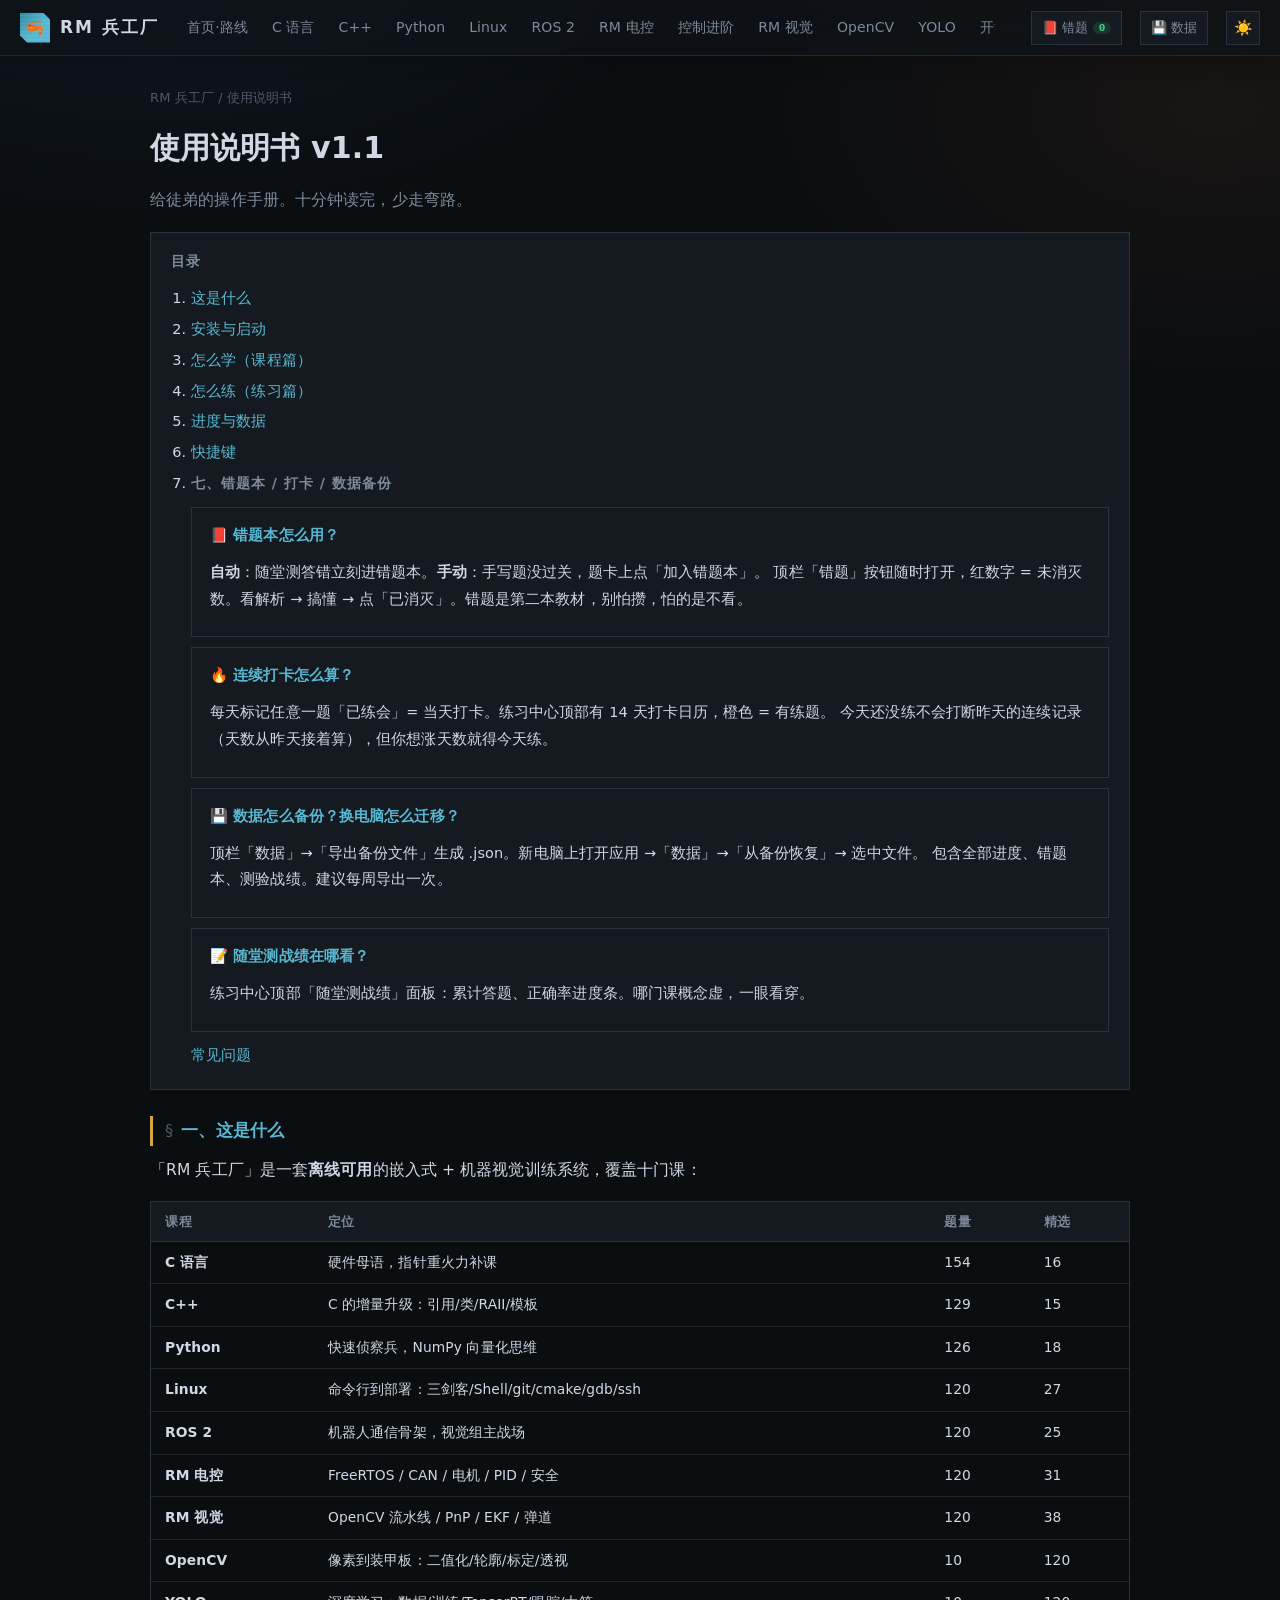
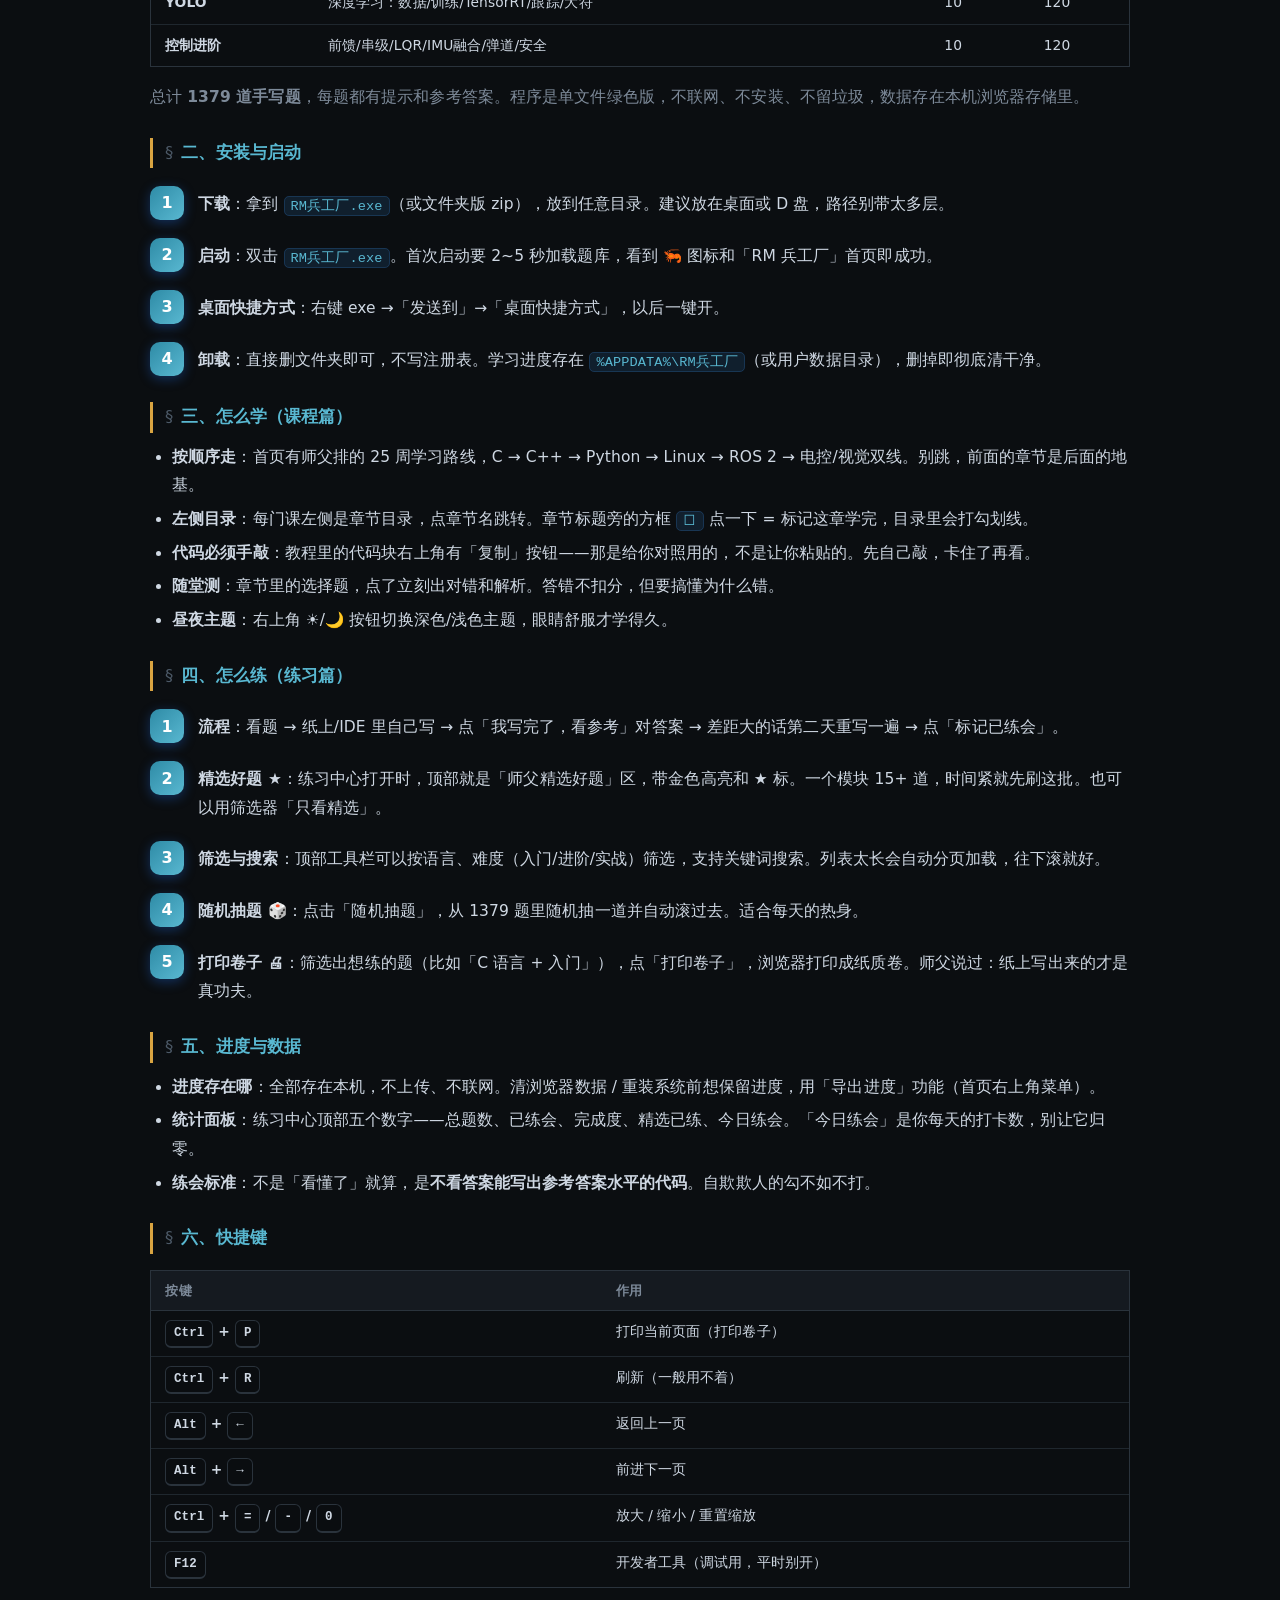
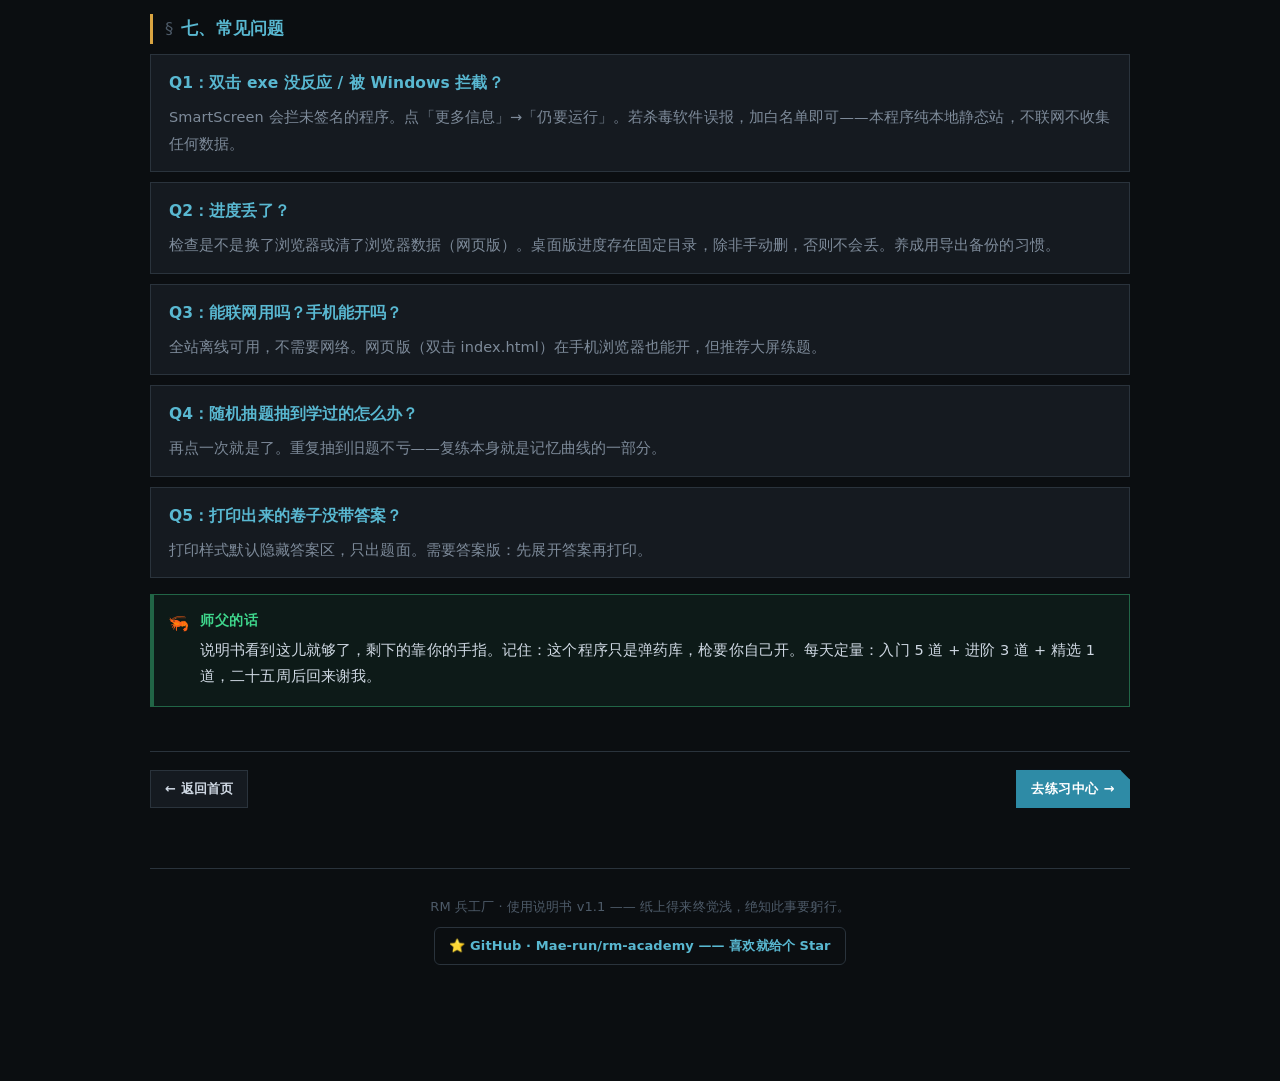
<file: help.html>
<!DOCTYPE html>
<html lang="zh-CN">
<head>
<meta charset="UTF-8">
<meta name="viewport" content="width=device-width, initial-scale=1.0">
<meta http-equiv="Content-Security-Policy" content="default-src 'self'; style-src 'self' 'unsafe-inline'; script-src 'self' 'unsafe-inline'; img-src 'self' data:;">
<title>使用说明书 · RM 兵工厂</title>
<link rel="stylesheet" href="assets/css/style.css">
<link rel="stylesheet" href="assets/css/premium.css">
<style>
  .help-toc {
    background: var(--bg-card); border: 1px solid var(--border); border-radius: var(--radius);
    padding: 16px 20px; margin: 18px 0 26px;
  }
  .help-toc h3 { font-size: 14px; color: var(--text-dim); margin-bottom: 10px; letter-spacing: 1px; }
  .help-toc ol { margin-left: 20px; }
  .help-toc li { margin: 4px 0; font-size: 14.5px; }
  .help-toc a { color: var(--accent); }
  .steps { counter-reset: step; margin: 14px 0; }
  .step { display: flex; gap: 14px; margin: 18px 0; align-items: flex-start; }
  .step-num {
    counter-increment: step; flex: none;
    width: 34px; height: 34px; border-radius: 10px;
    background: linear-gradient(135deg, var(--accent-deep), var(--accent));
    color: #fff; font-weight: 800; display: grid; place-items: center; font-size: 16px;
    box-shadow: 0 3px 12px rgba(31,111,235,.35);
  }
  .step-num::before { content: counter(step); }
  .step-body { flex: 1; padding-top: 4px; }
  .step-body b { color: var(--text); }
  .kbd {
    display: inline-block; padding: 1px 8px; border-radius: 6px; font-size: 12.5px;
    background: var(--bg-code); border: 1px solid var(--border); border-bottom-width: 2px;
    color: var(--text); font-family: var(--mono);
  }
  .faq-item { border: 1px solid var(--border); border-radius: var(--radius); padding: 14px 18px; margin: 10px 0; background: var(--bg-card); }
  .faq-item .q { font-weight: 700; color: var(--accent); margin-bottom: 6px; }
  .faq-item .a { color: var(--text-dim); font-size: 14.5px; }
</style>
</head>
<body data-page="help">
<div class="layout"><main class="content">

  <div class="crumb">RM 兵工厂 / 使用说明书</div>
  <h1 style="font-size:30px;font-weight:800;">使用说明书 <span class="lang-badge">v1.1</span></h1>
  <p class="dim">给徒弟的操作手册。十分钟读完，少走弯路。</p>

  <div class="help-toc">
    <h3>目录</h3>
    <ol>
      <li><a href="#what">这是什么</a></li>
      <li><a href="#install">安装与启动</a></li>
      <li><a href="#learn">怎么学（课程篇）</a></li>
      <li><a href="#practice">怎么练（练习篇）</a></li>
      <li><a href="#progress">进度与数据</a></li>
      <li><a href="#shortcuts">快捷键</a></li>
      <li><a href="#faq"><h3 id="wrongbook">七、错题本 / 打卡 / 数据备份</h3>
  <div class="faq-item">
    <div class="q">📕 错题本怎么用？</div>
    <p><b>自动</b>：随堂测答错立刻进错题本。<b>手动</b>：手写题没过关，题卡上点「加入错题本」。
    顶栏「错题」按钮随时打开，红数字 = 未消灭数。看解析 → 搞懂 → 点「已消灭」。错题是第二本教材，别怕攒，怕的是不看。</p>
  </div>
  <div class="faq-item">
    <div class="q">🔥 连续打卡怎么算？</div>
    <p>每天标记任意一题「已练会」= 当天打卡。练习中心顶部有 14 天打卡日历，橙色 = 有练题。
    今天还没练不会打断昨天的连续记录（天数从昨天接着算），但你想涨天数就得今天练。</p>
  </div>
  <div class="faq-item">
    <div class="q">💾 数据怎么备份？换电脑怎么迁移？</div>
    <p>顶栏「数据」→「导出备份文件」生成 .json。新电脑上打开应用 →「数据」→「从备份恢复」→ 选中文件。
    包含全部进度、错题本、测验战绩。建议每周导出一次。</p>
  </div>
  <div class="faq-item">
    <div class="q">📝 随堂测战绩在哪看？</div>
    <p>练习中心顶部「随堂测战绩」面板：累计答题、正确率进度条。哪门课概念虚，一眼看穿。</p>
  </div>

常见问题</a></li>
    </ol>
  </div>

  <h3 class="sub" id="what">一、这是什么</h3>
  <p>「RM 兵工厂」是一套<b>离线可用</b>的嵌入式 + 机器视觉训练系统，覆盖十门课：</p>
  <div class="tbl-wrap"><table class="tbl">
    <thead><tr><th>课程</th><th>定位</th><th>题量</th><th>精选</th></tr></thead>
    <tbody>
      <tr><td>C 语言</td><td>硬件母语，指针重火力补课</td><td>154</td><td>16</td></tr>
      <tr><td>C++</td><td>C 的增量升级：引用/类/RAII/模板</td><td>129</td><td>15</td></tr>
      <tr><td>Python</td><td>快速侦察兵，NumPy 向量化思维</td><td>126</td><td>18</td></tr>
      <tr><td>Linux</td><td>命令行到部署：三剑客/Shell/git/cmake/gdb/ssh</td><td>120</td><td>27</td></tr>
      <tr><td>ROS 2</td><td>机器人通信骨架，视觉组主战场</td><td>120</td><td>25</td></tr>
      <tr><td>RM 电控</td><td>FreeRTOS / CAN / 电机 / PID / 安全</td><td>120</td><td>31</td></tr>
      <tr><td>RM 视觉</td><td>OpenCV 流水线 / PnP / EKF / 弹道</td><td>120</td><td>38</td></tr>
      <tr><td>OpenCV</td><td>像素到装甲板：二值化/轮廓/标定/透视</td><td>10</td><td>120</td></tr>
      <tr><td>YOLO</td><td>深度学习：数据/训练/TensorRT/跟踪/大符</td><td>10</td><td>120</td></tr>
      <tr><td>控制进阶</td><td>前馈/串级/LQR/IMU融合/弹道/安全</td><td>10</td><td>120</td></tr>
    </tbody>
  </table></div>
  <p class="dim">总计 <b>1379 道手写题</b>，每题都有提示和参考答案。程序是单文件绿色版，不联网、不安装、不留垃圾，数据存在本机浏览器存储里。</p>

  <h3 class="sub" id="install">二、安装与启动</h3>
  <div class="steps">
    <div class="step"><div class="step-num"></div><div class="step-body">
      <b>下载</b>：拿到 <code class="inline">RM兵工厂.exe</code>（或文件夹版 zip），放到任意目录。建议放在桌面或 D 盘，路径别带太多层。
    </div></div>
    <div class="step"><div class="step-num"></div><div class="step-body">
      <b>启动</b>：双击 <code class="inline">RM兵工厂.exe</code>。首次启动要 2~5 秒加载题库，看到 🦐 图标和「RM 兵工厂」首页即成功。
    </div></div>
    <div class="step"><div class="step-num"></div><div class="step-body">
      <b>桌面快捷方式</b>：右键 exe →「发送到」→「桌面快捷方式」，以后一键开。
    </div></div>
    <div class="step"><div class="step-num"></div><div class="step-body">
      <b>卸载</b>：直接删文件夹即可，不写注册表。学习进度存在 <code class="inline">%APPDATA%\RM兵工厂</code>（或用户数据目录），删掉即彻底清干净。
    </div></div>
  </div>

  <h3 class="sub" id="learn">三、怎么学（课程篇）</h3>
  <ul class="list">
    <li><b>按顺序走</b>：首页有师父排的 25 周学习路线，C → C++ → Python → Linux → ROS 2 → 电控/视觉双线。别跳，前面的章节是后面的地基。</li>
    <li><b>左侧目录</b>：每门课左侧是章节目录，点章节名跳转。章节标题旁的方框 <code class="inline">☐</code> 点一下 = 标记这章学完，目录里会打勾划线。</li>
    <li><b>代码必须手敲</b>：教程里的代码块右上角有「复制」按钮——那是给你对照用的，不是让你粘贴的。先自己敲，卡住了再看。</li>
    <li><b>随堂测</b>：章节里的选择题，点了立刻出对错和解析。答错不扣分，但要搞懂为什么错。</li>
    <li><b>昼夜主题</b>：右上角 ☀️/🌙 按钮切换深色/浅色主题，眼睛舒服才学得久。</li>
  </ul>

  <h3 class="sub" id="practice">四、怎么练（练习篇）</h3>
  <div class="steps">
    <div class="step"><div class="step-num"></div><div class="step-body">
      <b>流程</b>：看题 → 纸上/IDE 里自己写 → 点「我写完了，看参考」对答案 → 差距大的话第二天重写一遍 → 点「标记已练会」。
    </div></div>
    <div class="step"><div class="step-num"></div><div class="step-body">
      <b>精选好题 ★</b>：练习中心打开时，顶部就是「师父精选好题」区，带金色高亮和 ★ 标。一个模块 15+ 道，时间紧就先刷这批。也可以用筛选器「只看精选」。
    </div></div>
    <div class="step"><div class="step-num"></div><div class="step-body">
      <b>筛选与搜索</b>：顶部工具栏可以按语言、难度（入门/进阶/实战）筛选，支持关键词搜索。列表太长会自动分页加载，往下滚就好。
    </div></div>
    <div class="step"><div class="step-num"></div><div class="step-body">
      <b>随机抽题 🎲</b>：点击「随机抽题」，从 1379 题里随机抽一道并自动滚过去。适合每天的热身。
    </div></div>
    <div class="step"><div class="step-num"></div><div class="step-body">
      <b>打印卷子 🖨</b>：筛选出想练的题（比如「C 语言 + 入门」），点「打印卷子」，浏览器打印成纸质卷。师父说过：纸上写出来的才是真功夫。
    </div></div>
  </div>

  <h3 class="sub" id="progress">五、进度与数据</h3>
  <ul class="list">
    <li><b>进度存在哪</b>：全部存在本机，不上传、不联网。清浏览器数据 / 重装系统前想保留进度，用「导出进度」功能（首页右上角菜单）。</li>
    <li><b>统计面板</b>：练习中心顶部五个数字——总题数、已练会、完成度、精选已练、今日练会。「今日练会」是你每天的打卡数，别让它归零。</li>
    <li><b>练会标准</b>：不是「看懂了」就算，是<b>不看答案能写出参考答案水平的代码</b>。自欺欺人的勾不如不打。</li>
  </ul>

  <h3 class="sub" id="shortcuts">六、快捷键</h3>
  <div class="tbl-wrap"><table class="tbl">
    <thead><tr><th>按键</th><th>作用</th></tr></thead>
    <tbody>
      <tr><td><span class="kbd">Ctrl</span> + <span class="kbd">P</span></td><td>打印当前页面（打印卷子）</td></tr>
      <tr><td><span class="kbd">Ctrl</span> + <span class="kbd">R</span></td><td>刷新（一般用不着）</td></tr>
      <tr><td><span class="kbd">Alt</span> + <span class="kbd">←</span></td><td>返回上一页</td></tr>
      <tr><td><span class="kbd">Alt</span> + <span class="kbd">→</span></td><td>前进下一页</td></tr>
      <tr><td><span class="kbd">Ctrl</span> + <span class="kbd">=</span> / <span class="kbd">-</span> / <span class="kbd">0</span></td><td>放大 / 缩小 / 重置缩放</td></tr>
      <tr><td><span class="kbd">F12</span></td><td>开发者工具（调试用，平时别开）</td></tr>
    </tbody>
  </table></div>

  <h3 class="sub" id="faq">七、常见问题</h3>
  <div class="faq-item"><div class="q">Q1：双击 exe 没反应 / 被 Windows 拦截？</div>
  <div class="a">SmartScreen 会拦未签名的程序。点「更多信息」→「仍要运行」。若杀毒软件误报，加白名单即可——本程序纯本地静态站，不联网不收集任何数据。</div></div>
  <div class="faq-item"><div class="q">Q2：进度丢了？</div>
  <div class="a">检查是不是换了浏览器或清了浏览器数据（网页版）。桌面版进度存在固定目录，除非手动删，否则不会丢。养成用导出备份的习惯。</div></div>
  <div class="faq-item"><div class="q">Q3：能联网用吗？手机能开吗？</div>
  <div class="a">全站离线可用，不需要网络。网页版（双击 index.html）在手机浏览器也能开，但推荐大屏练题。</div></div>
  <div class="faq-item"><div class="q">Q4：随机抽题抽到学过的怎么办？</div>
  <div class="a">再点一次就是了。重复抽到旧题不亏——复练本身就是记忆曲线的一部分。</div></div>
  <div class="faq-item"><div class="q">Q5：打印出来的卷子没带答案？</div>
  <div class="a">打印样式默认隐藏答案区，只出题面。需要答案版：先展开答案再打印。</div></div>

  <div class="note master">
    <div class="note-title">师父的话</div>
    <p>说明书看到这儿就够了，剩下的靠你的手指。记住：这个程序只是弹药库，枪要你自己开。每天定量：入门 5 道 + 进阶 3 道 + 精选 1 道，二十五周后回来谢我。</p>
  </div>

  <div class="next-chapter">
    <a class="btn" href="index.html">← 返回首页</a>
    <a class="btn primary" href="practice.html">去练习中心 →</a>
  </div>

  <footer class="site-footer">RM 兵工厂 · 使用说明书 v1.1 —— 纸上得来终觉浅，绝知此事要躬行。</footer>

</main></div>

<script src="assets/js/highlight.js"></script>
<script src="assets/js/app.js"></script>
</body>
</html>
</file>
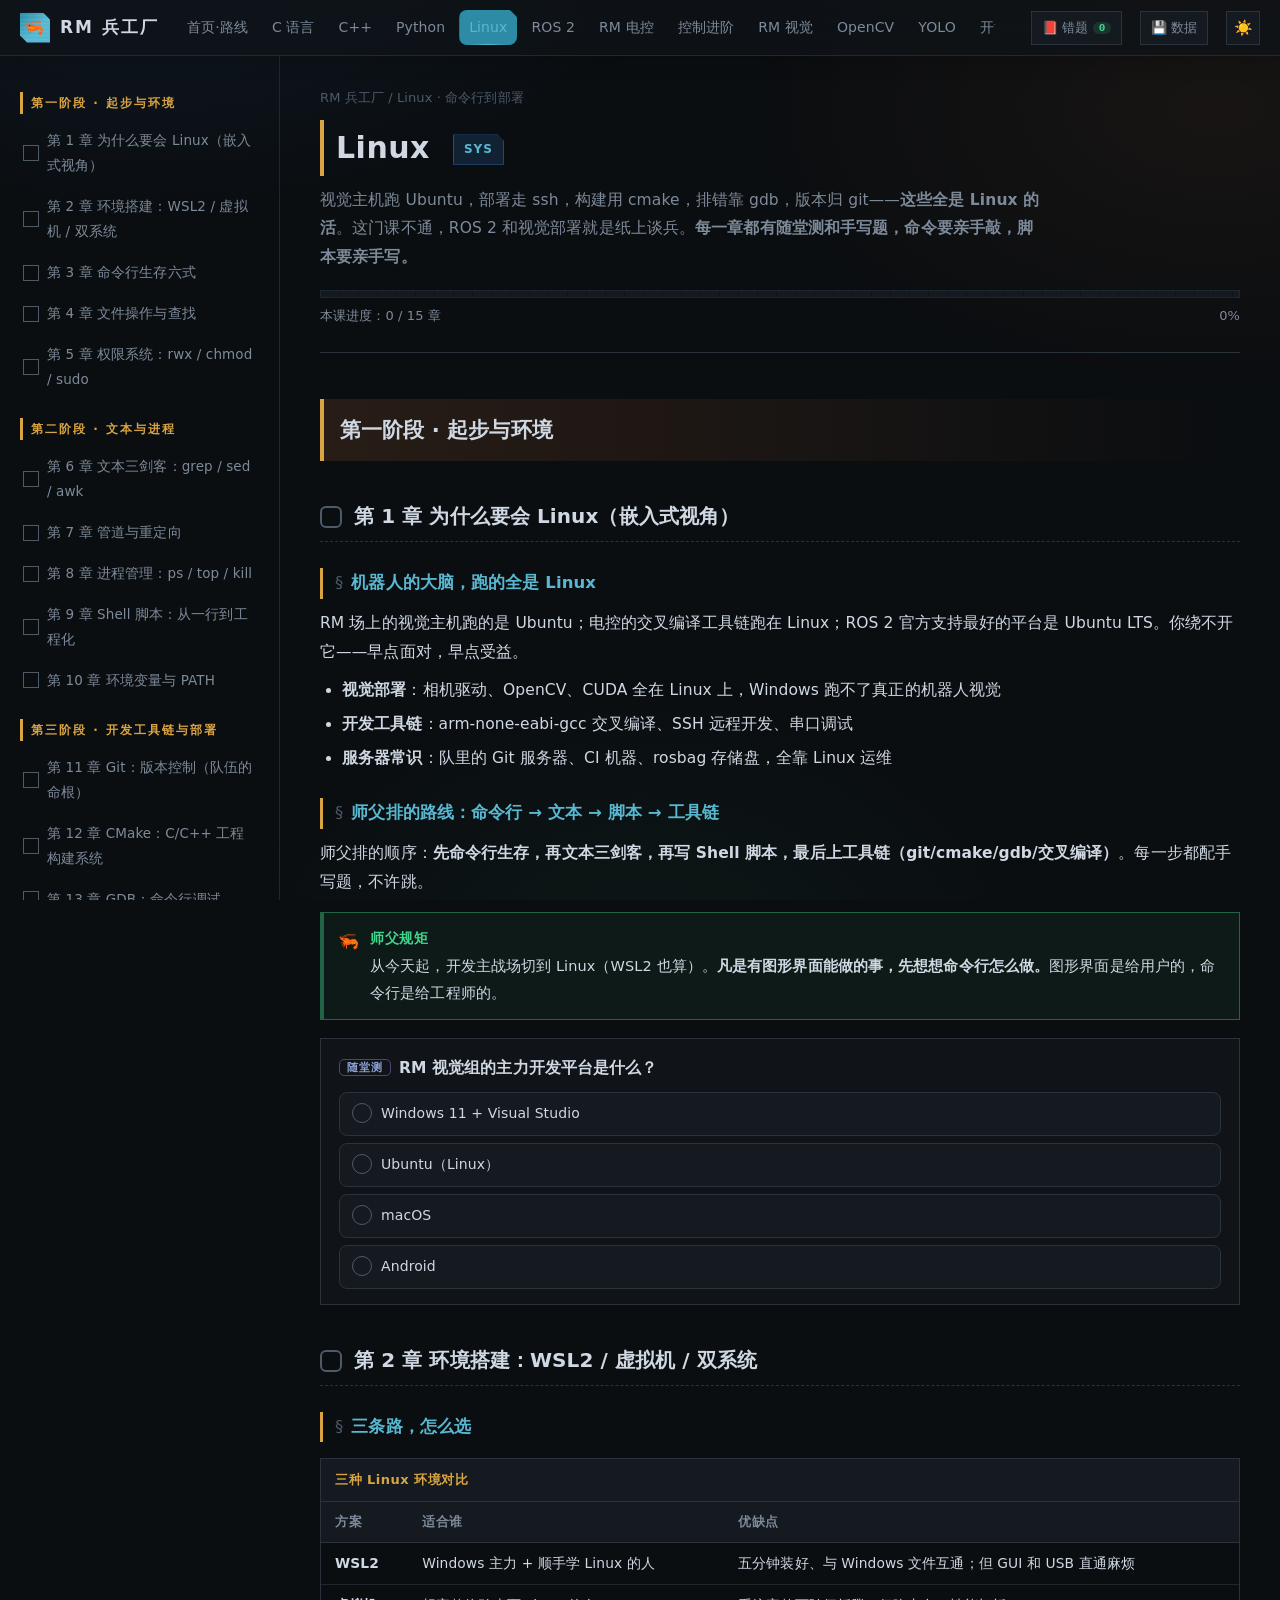
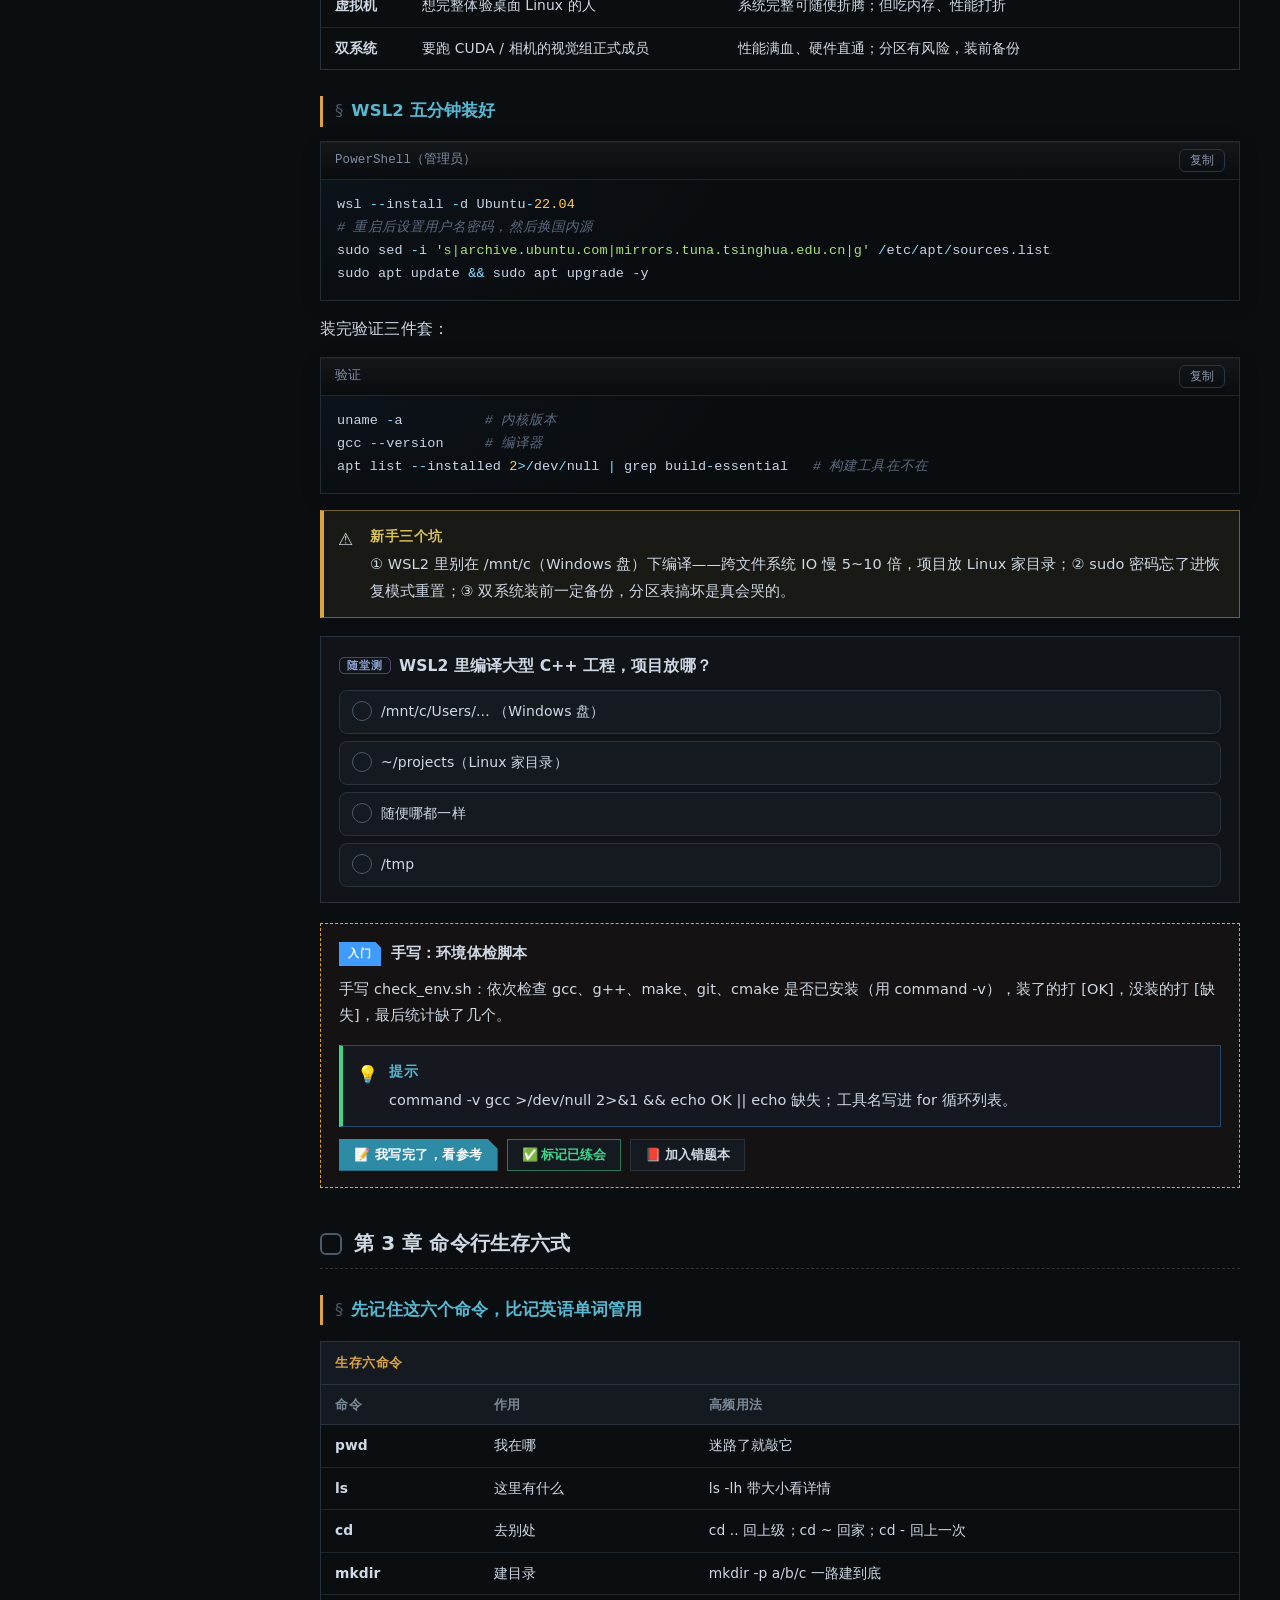
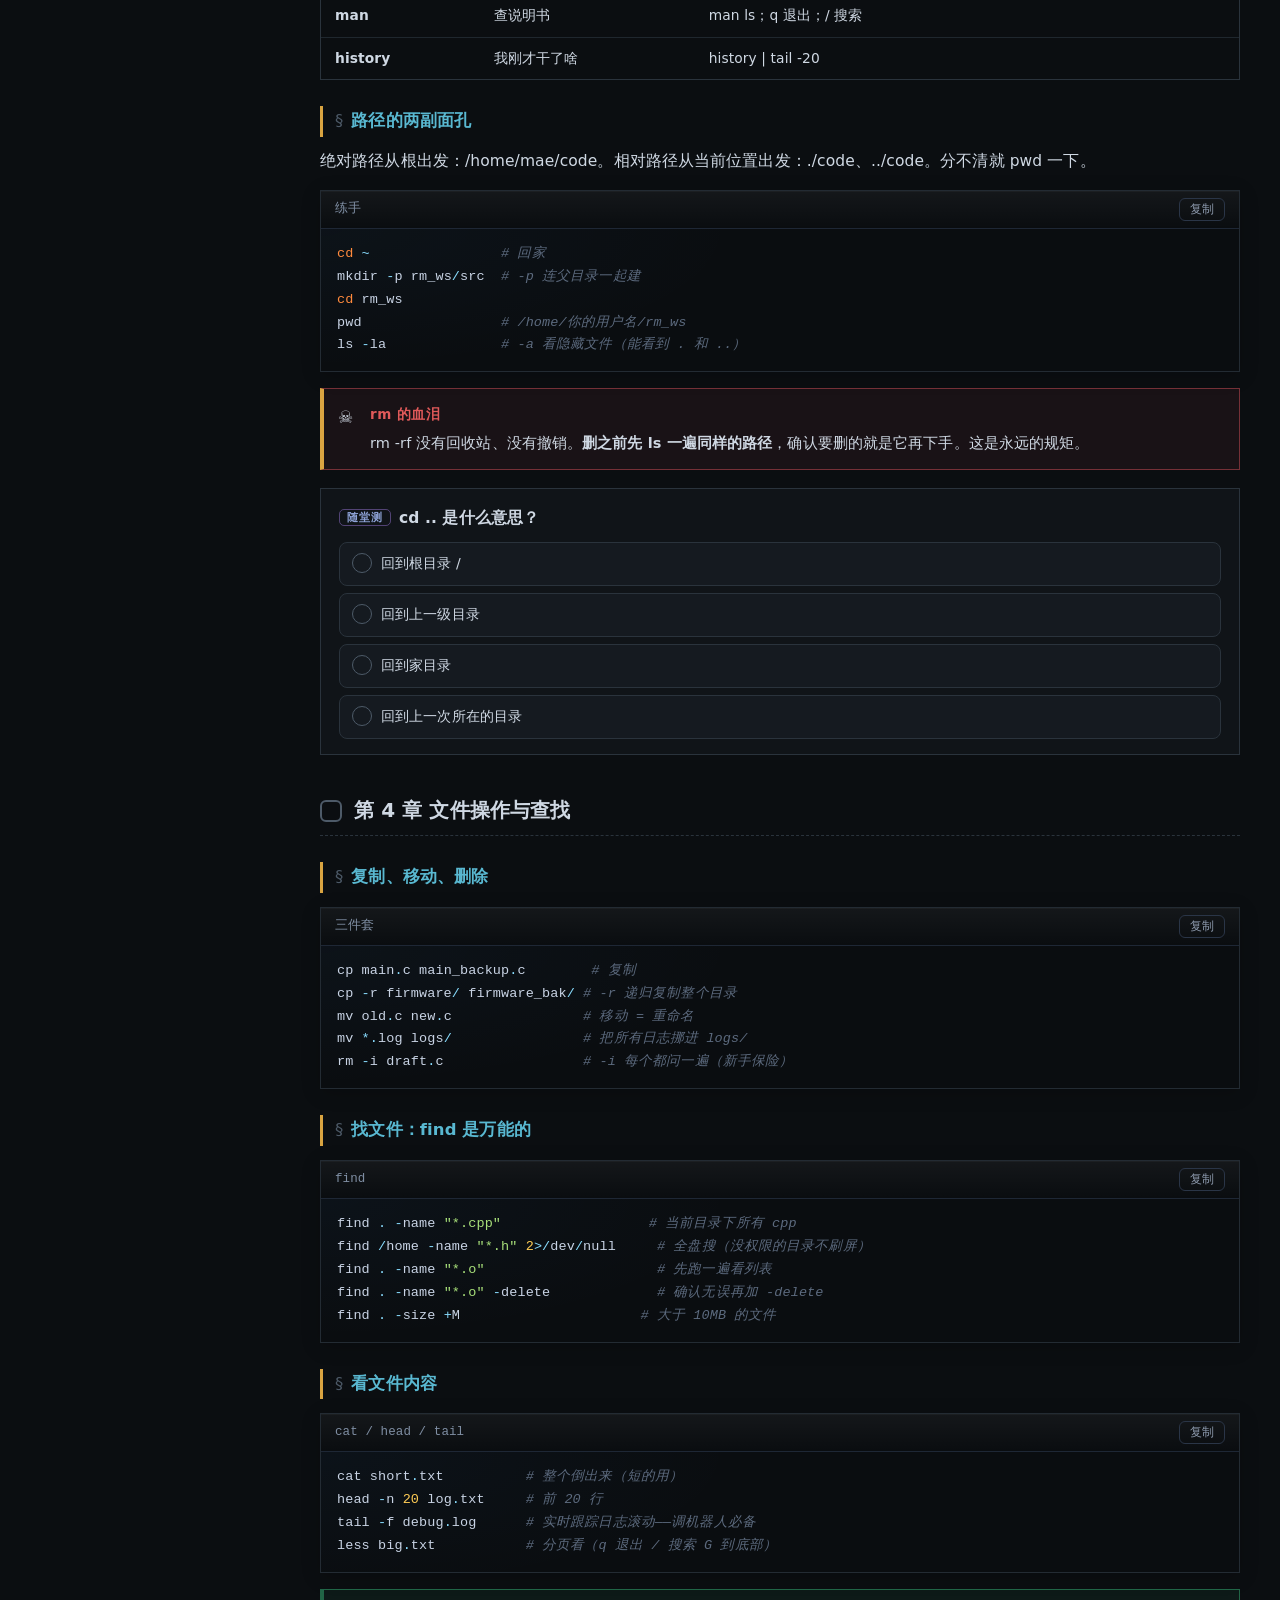
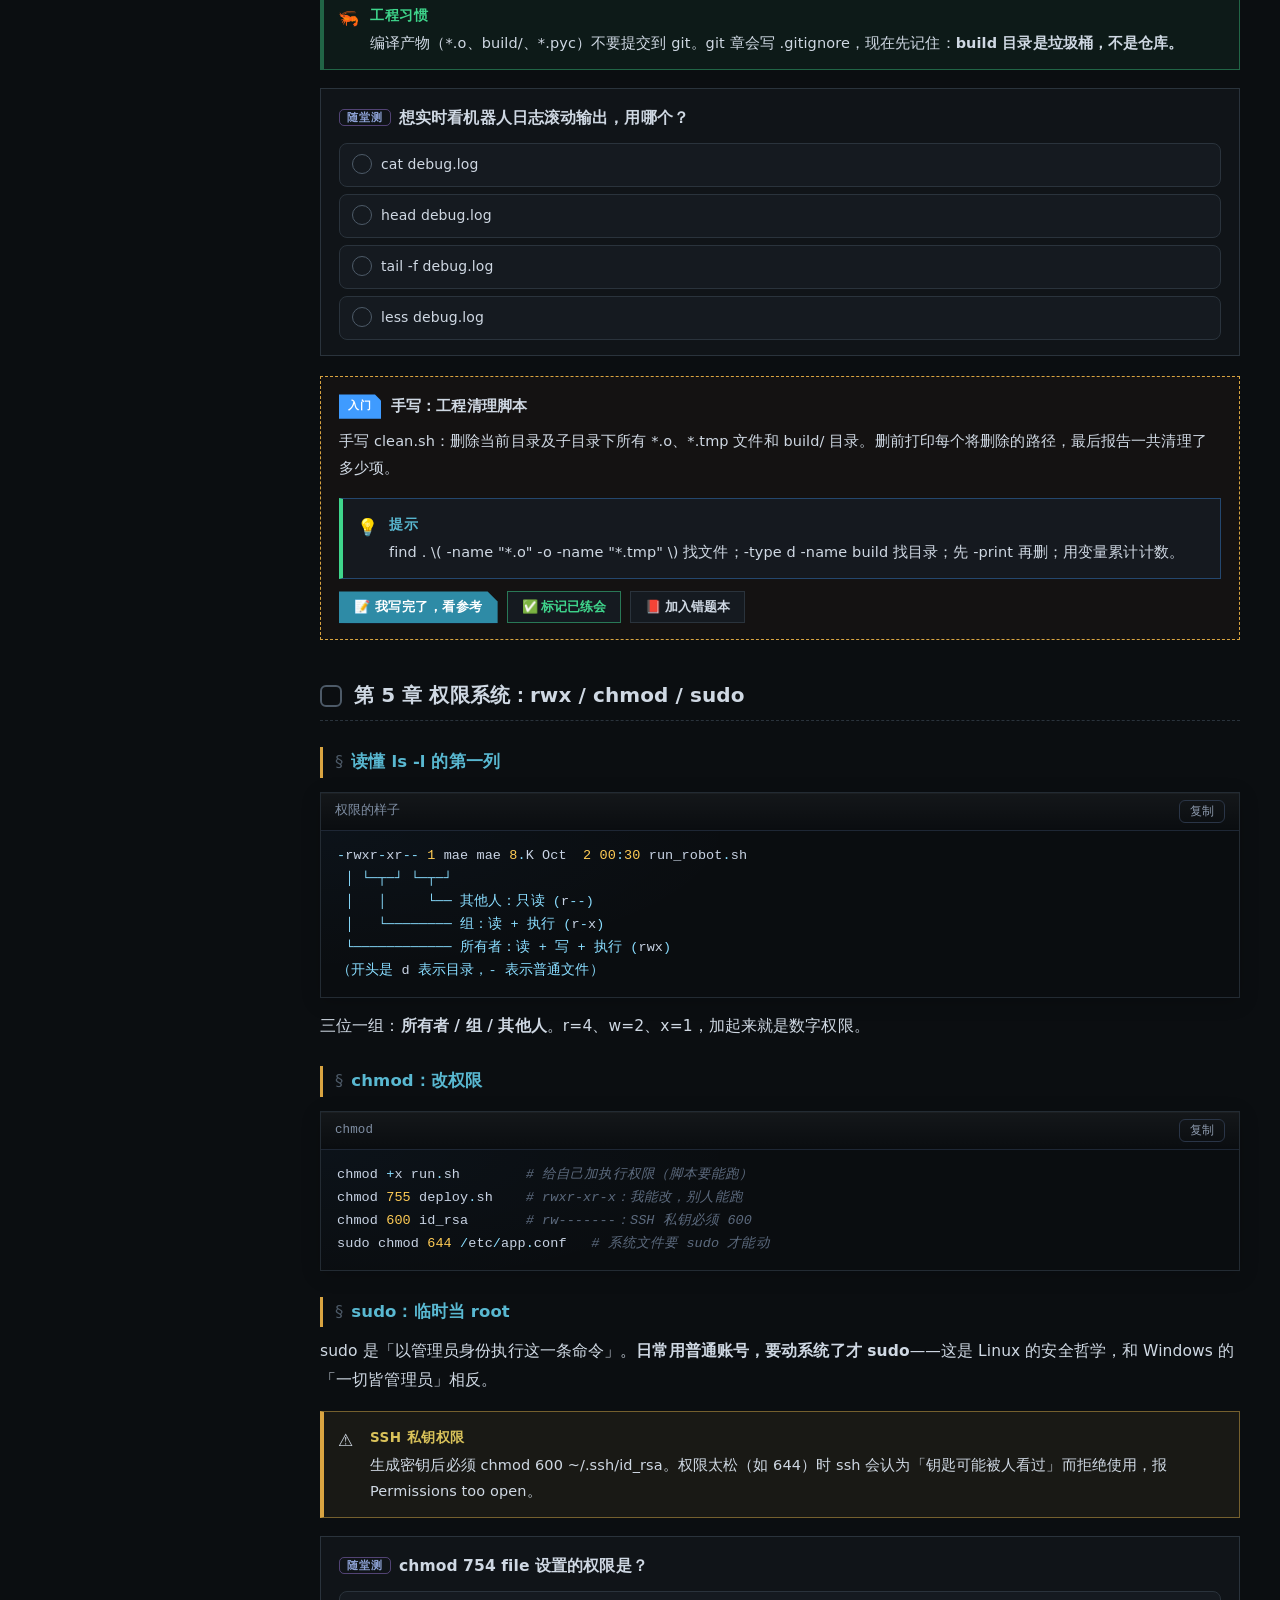
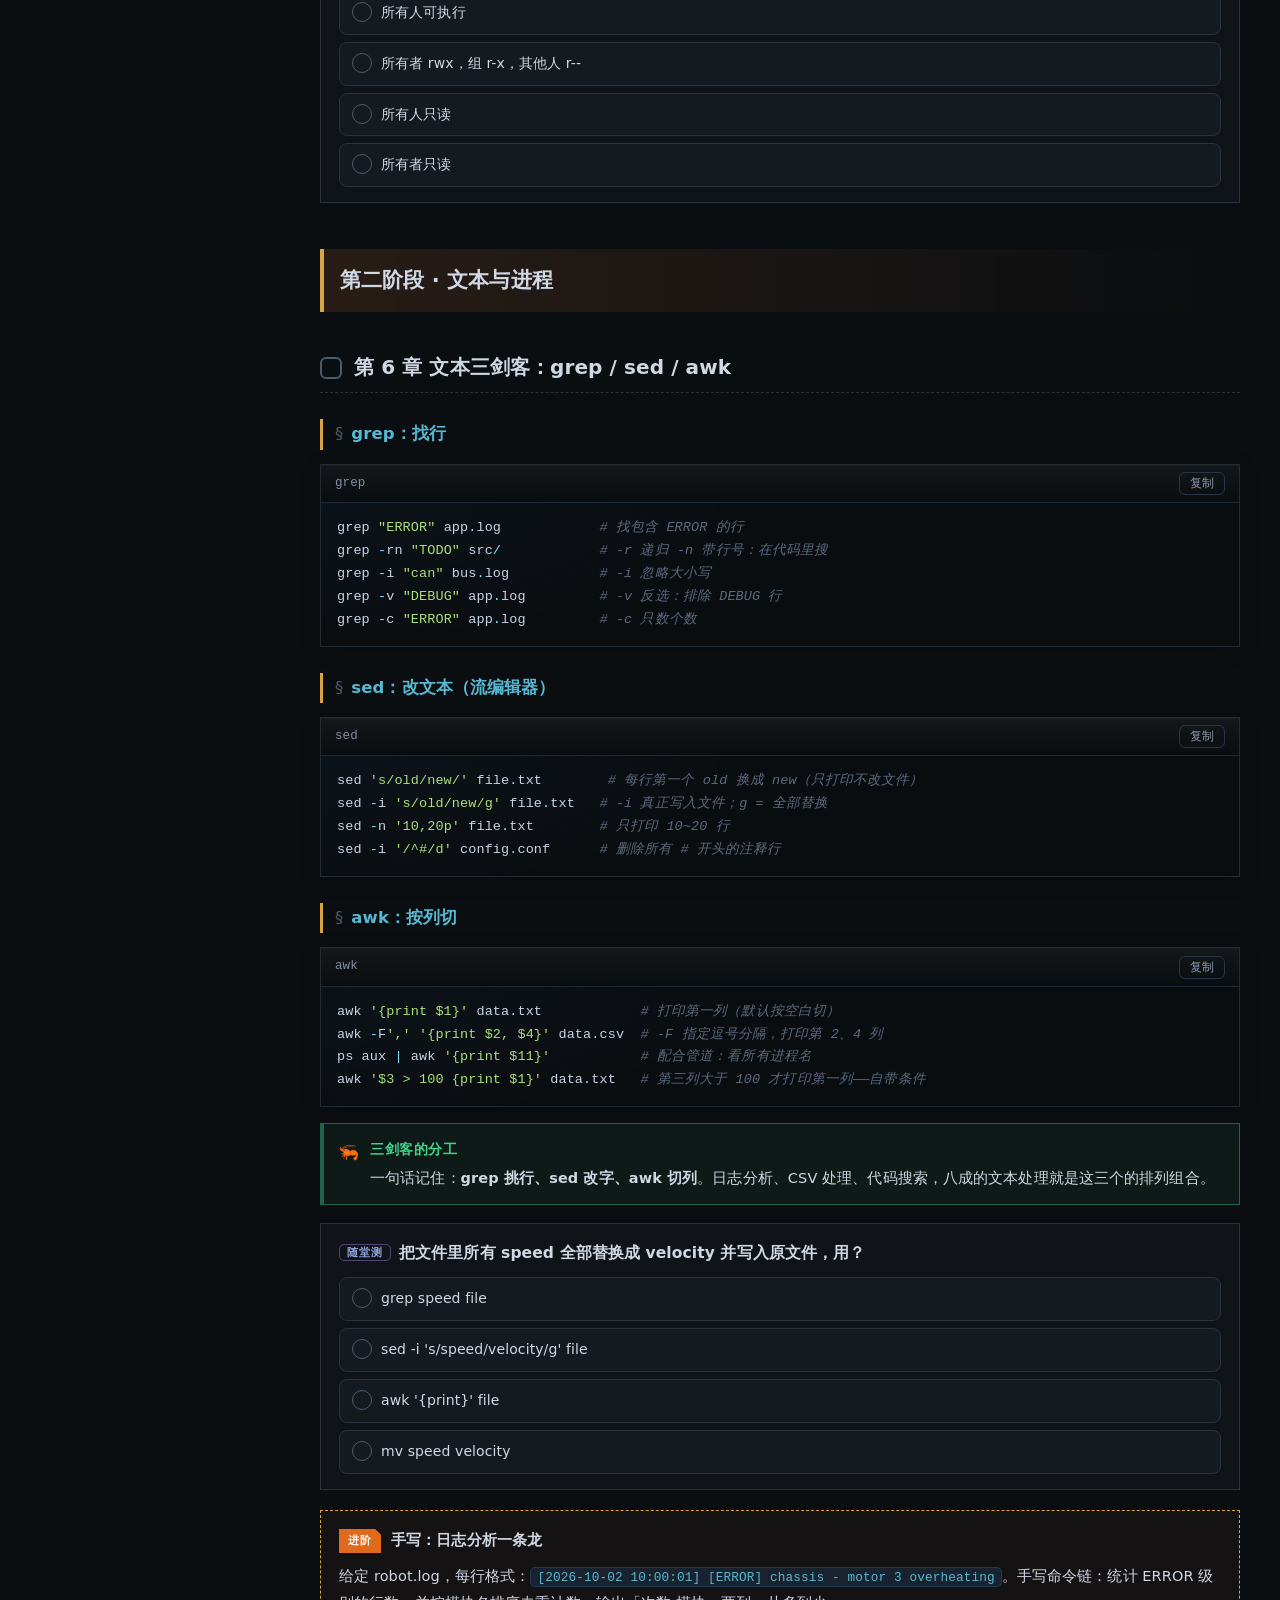
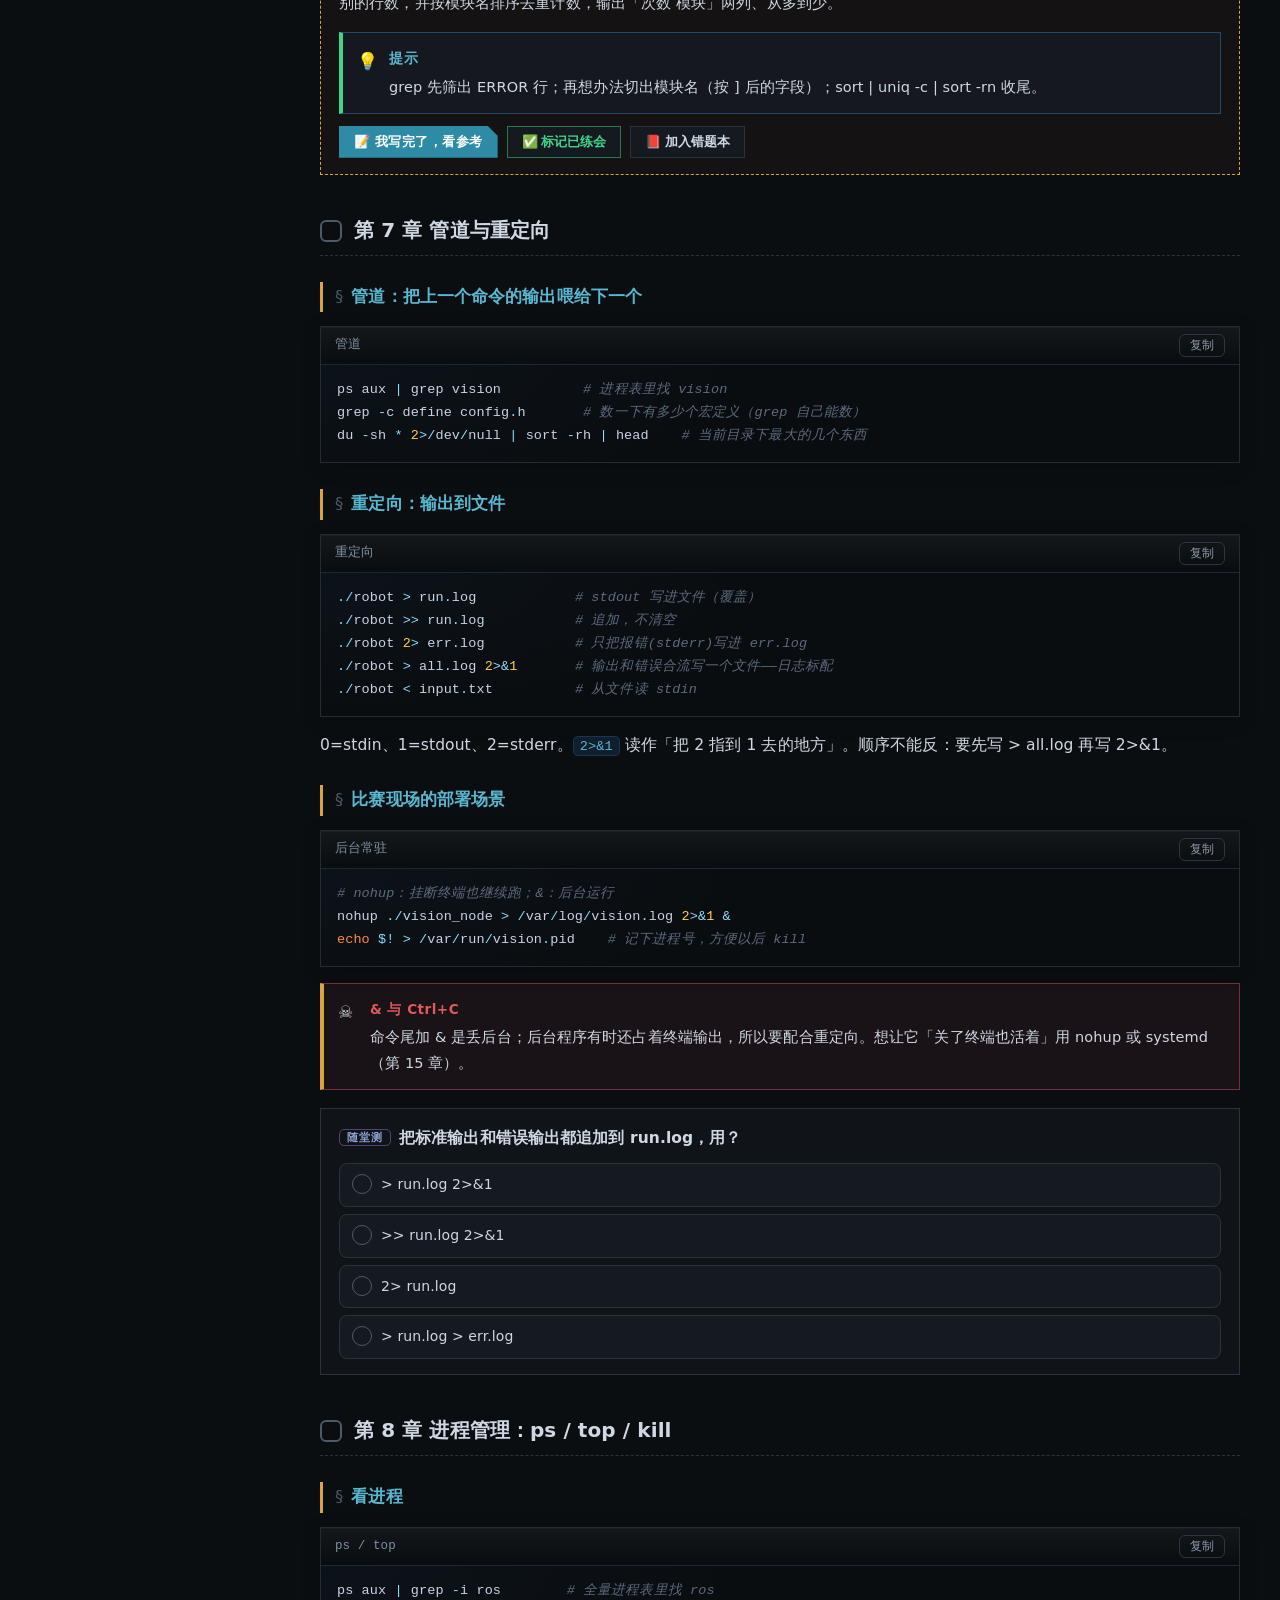
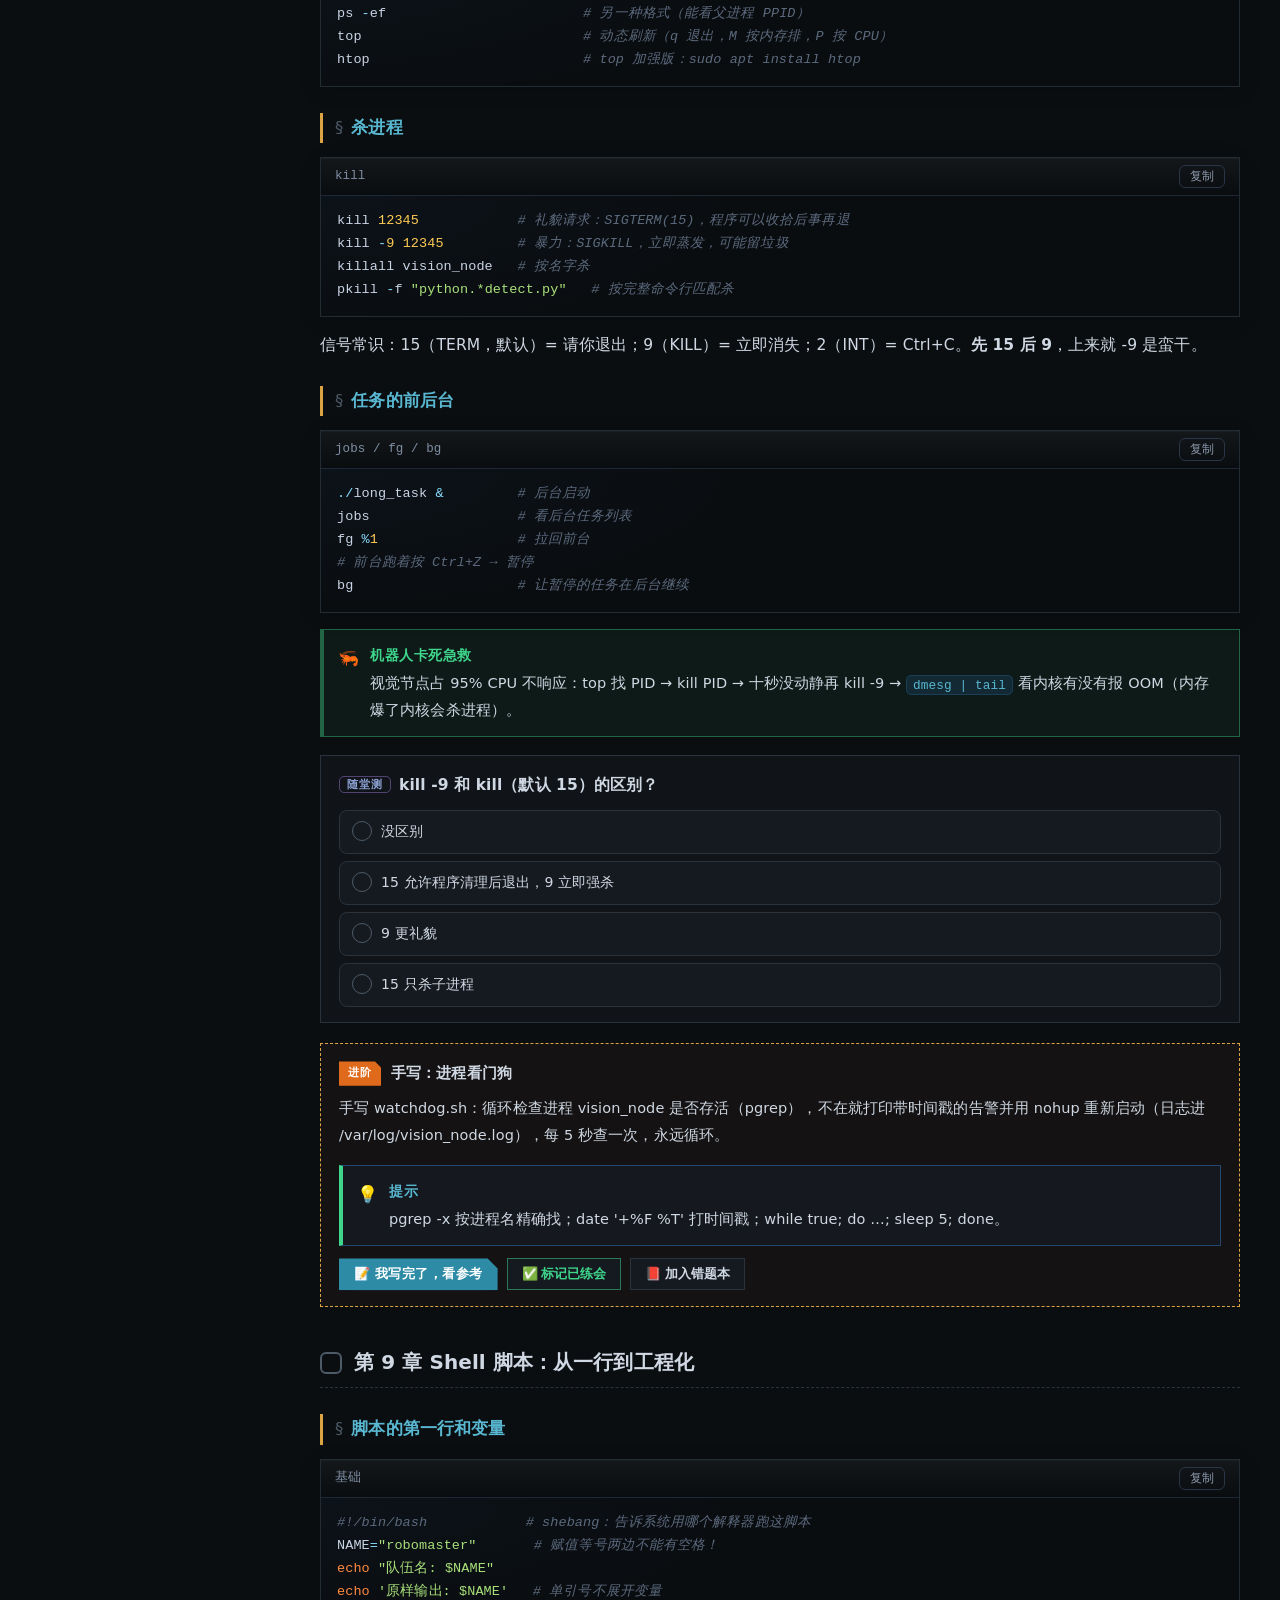
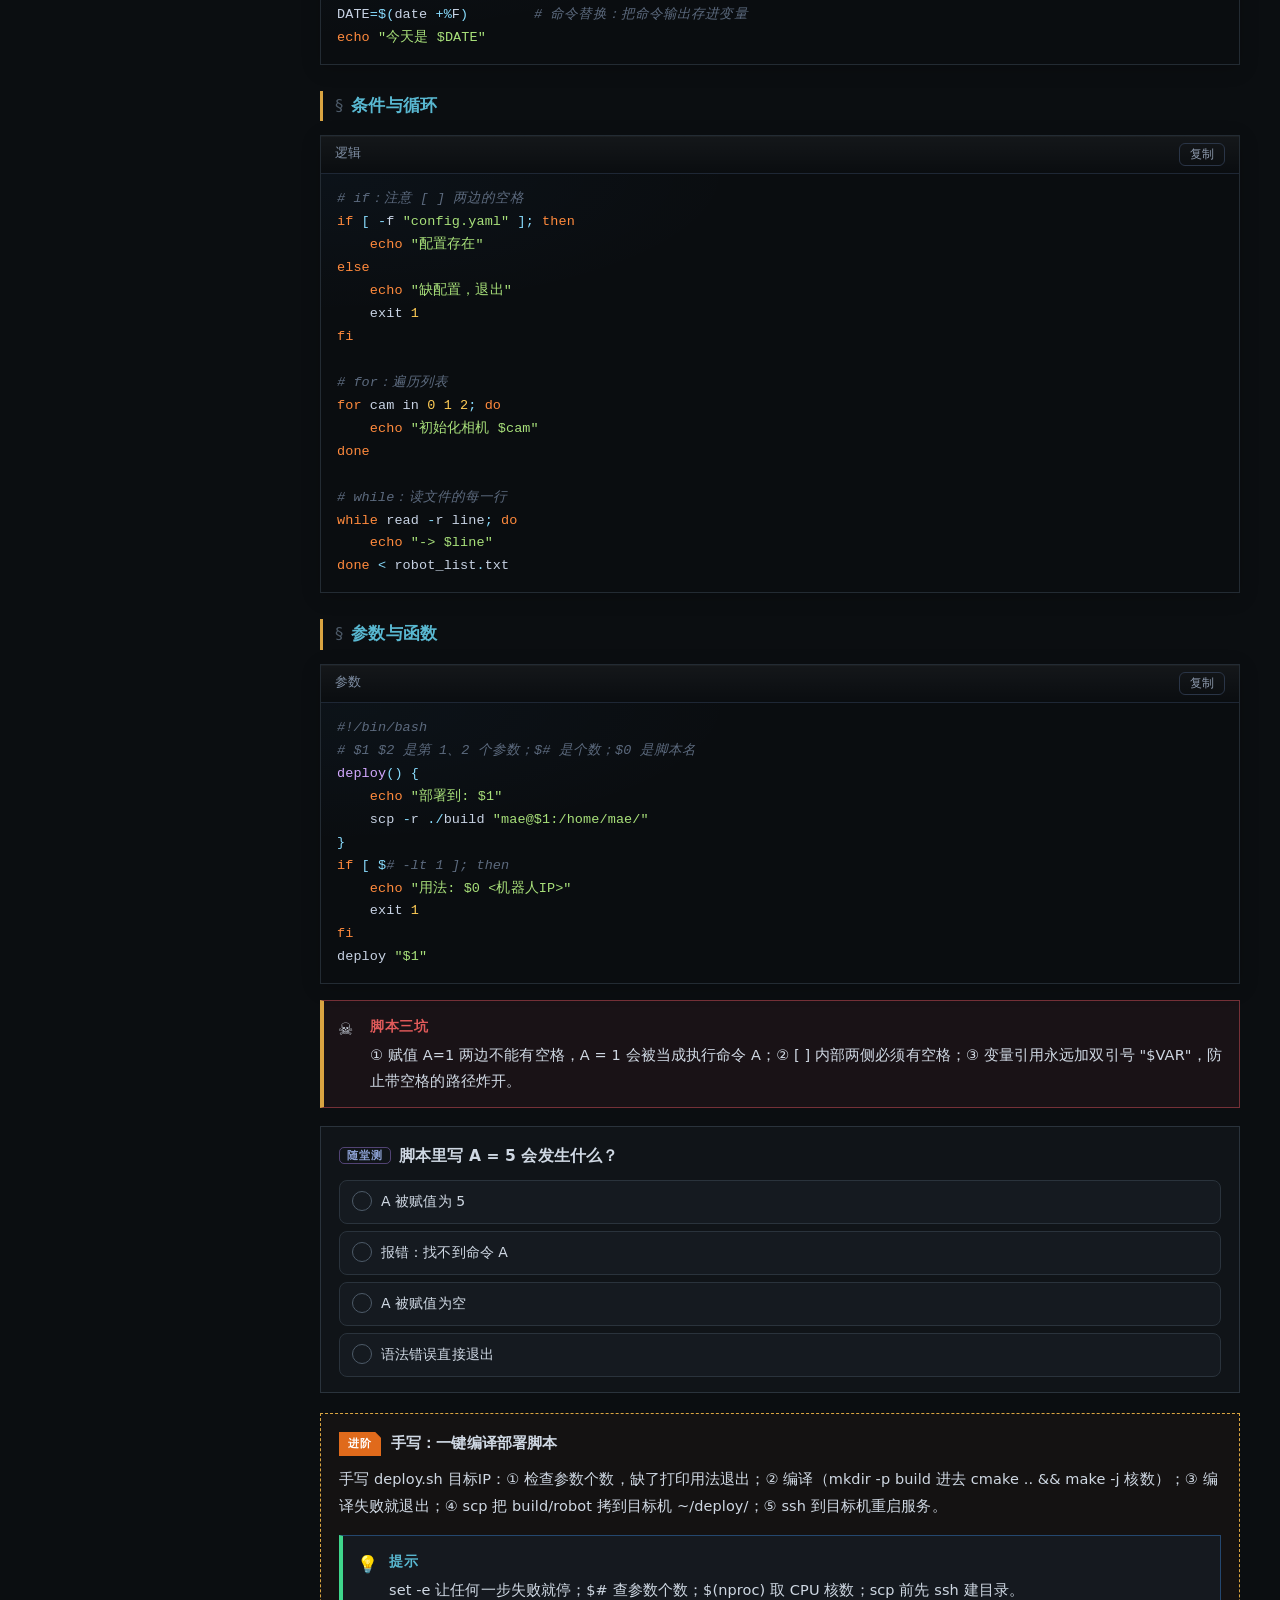
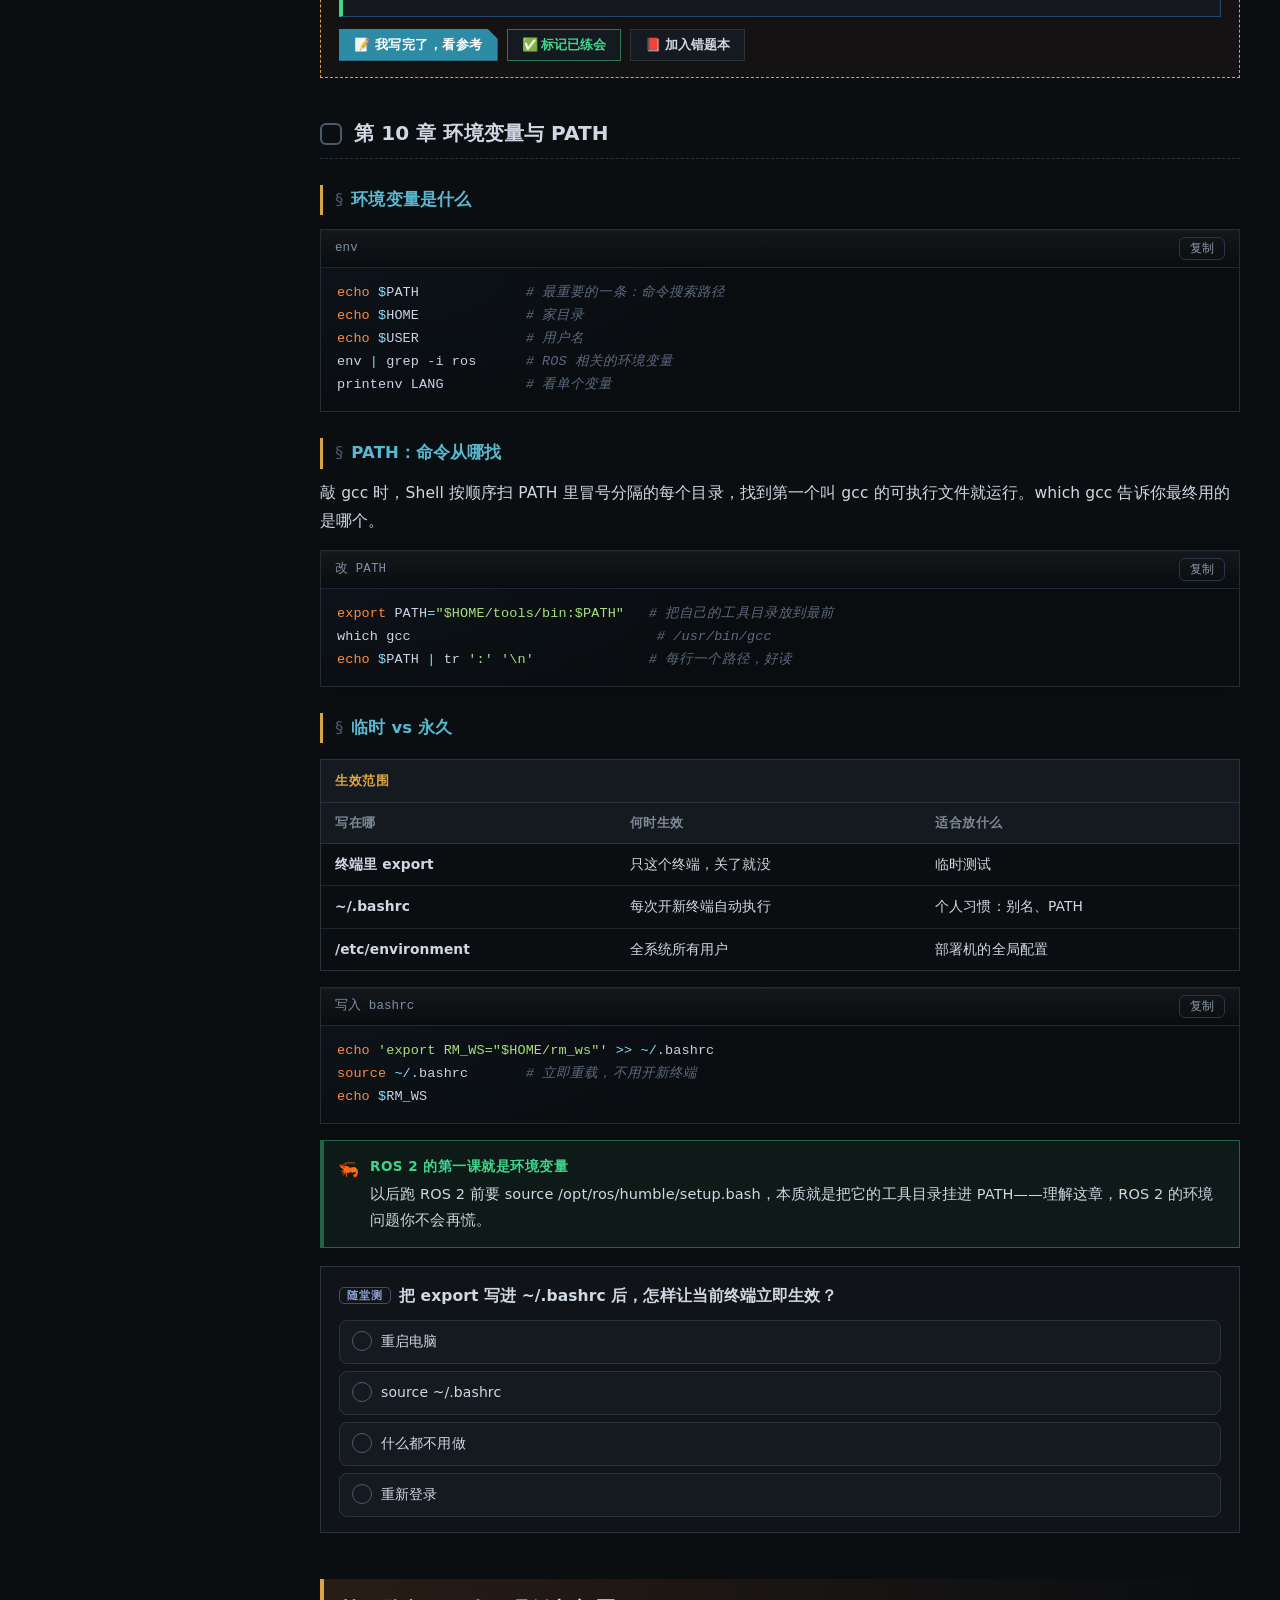
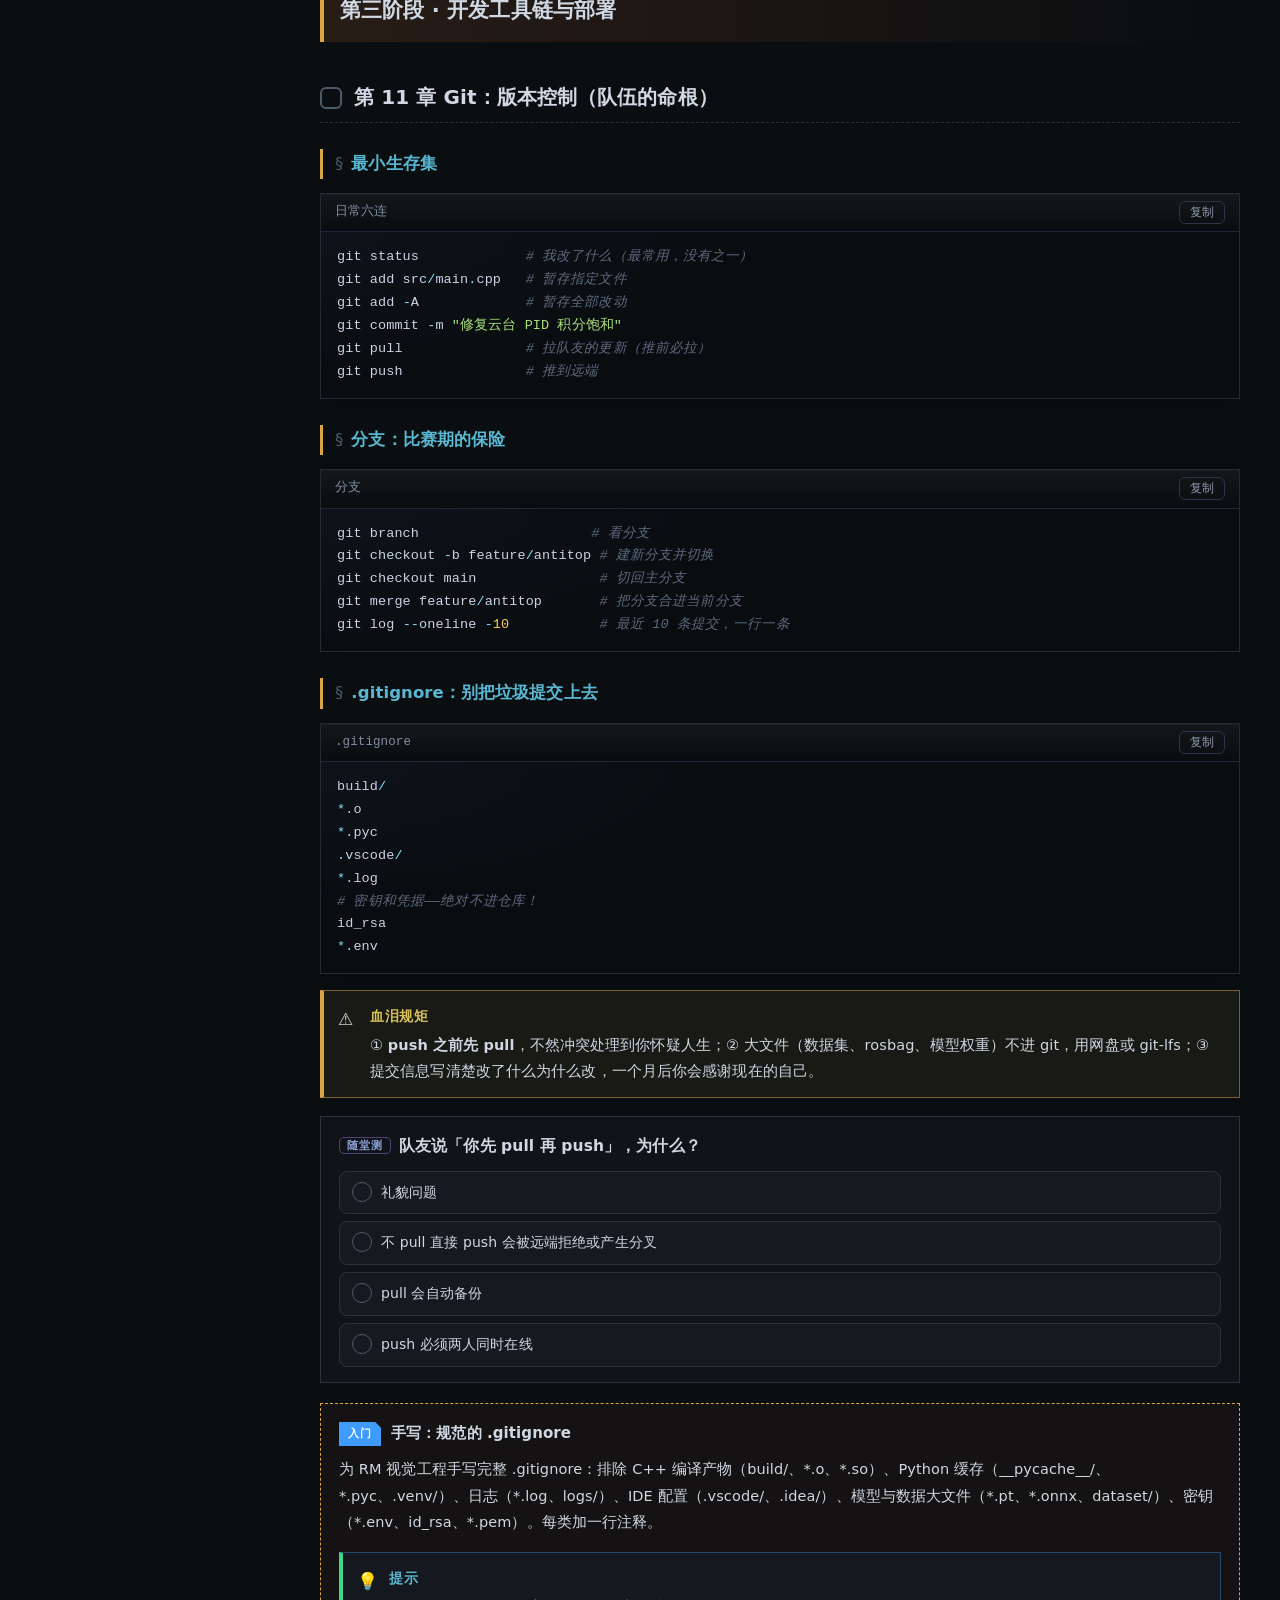
<file: linux.html>
<!DOCTYPE html>
<html lang="zh-CN">
<head>
<meta charset="UTF-8">
<meta name="viewport" content="width=device-width, initial-scale=1.0">
<meta http-equiv="Content-Security-Policy" content="default-src 'self'; style-src 'self' 'unsafe-inline'; script-src 'self' 'unsafe-inline'; img-src 'self' data:;">
<title>Linux · RM 兵工厂</title>
<link rel="stylesheet" href="assets/css/style.css">
<link rel="stylesheet" href="assets/css/premium.css">
</head>
<body data-page="linux">
<div class="layout"><main class="content"></main></div>

<script src="assets/js/highlight.js"></script>
<script src="assets/js/app.js"></script>
<script src="assets/js/site-index.js"></script>
<script>
"use strict";

window.PAGE = {
  id: "linux",
  title: "Linux",
  badge: "SYS",
  crumb: "Linux · 命令行到部署",
  lead: "视觉主机跑 Ubuntu，部署走 ssh，构建用 cmake，排错靠 gdb，版本归 git——<b>这些全是 Linux 的活</b>。这门课不通，ROS 2 和视觉部署就是纸上谈兵。<b>每一章都有随堂测和手写题，命令要亲手敲，脚本要亲手写。</b>",
  prev: { href: "python.html", label: "Python" },
  next: { href: "ros2.html", label: "ROS 2" },

  stages: [
    { id: "stage-lx-1", title: "第一阶段 · 起步与环境", chapters: [
      { id: "lx-why", title: "第 1 章 为什么要会 Linux（嵌入式视角）", blocks: [
        H.sub("机器人的大脑，跑的全是 Linux"),
        H.p("RM 场上的视觉主机跑的是 Ubuntu；电控的交叉编译工具链跑在 Linux；ROS 2 官方支持最好的平台是 Ubuntu LTS。你绕不开它——早点面对，早点受益。"),
        H.ul([
          "<b>视觉部署</b>：相机驱动、OpenCV、CUDA 全在 Linux 上，Windows 跑不了真正的机器人视觉",
          "<b>开发工具链</b>：arm-none-eabi-gcc 交叉编译、SSH 远程开发、串口调试",
          "<b>服务器常识</b>：队里的 Git 服务器、CI 机器、rosbag 存储盘，全靠 Linux 运维"
        ]),
        H.sub("师父排的路线：命令行 → 文本 → 脚本 → 工具链"),
        H.p("师父排的顺序：<b>先命令行生存，再文本三剑客，再写 Shell 脚本，最后上工具链（git/cmake/gdb/交叉编译）</b>。每一步都配手写题，不许跳。"),
        H.note("master", "师父规矩", "从今天起，开发主战场切到 Linux（WSL2 也算）。<b>凡是有图形界面能做的事，先想想命令行怎么做。</b>图形界面是给用户的，命令行是给工程师的。"),
        H.quiz({
          q: "RM 视觉组的主力开发平台是什么？",
          tag: "随堂测",
          opts: ["Windows 11 + Visual Studio", "Ubuntu（Linux）", "macOS", "Android"],
          ans: 1,
          explain: "相机驱动、ROS 2、CUDA 的完整支持都在 Ubuntu 上。装 WSL2 或双系统是视觉组新人的第一件事。"
        }),
      ]},
      { id: "lx-setup", title: "第 2 章 环境搭建：WSL2 / 虚拟机 / 双系统", blocks: [
        H.sub("三条路，怎么选"),
        H.table("三种 Linux 环境对比", ["方案", "适合谁", "优缺点"], [
          ["<b>WSL2</b>", "Windows 主力 + 顺手学 Linux 的人", "五分钟装好、与 Windows 文件互通；但 GUI 和 USB 直通麻烦"],
          ["<b>虚拟机</b>", "想完整体验桌面 Linux 的人", "系统完整可随便折腾；但吃内存、性能打折"],
          ["<b>双系统</b>", "要跑 CUDA / 相机的视觉组正式成员", "性能满血、硬件直通；分区有风险，装前备份"]
        ]),
        H.sub("WSL2 五分钟装好"),
        H.code("bash", "PowerShell（管理员）", `wsl --install -d Ubuntu-22.04
# 重启后设置用户名密码，然后换国内源
sudo sed -i 's|archive.ubuntu.com|mirrors.tuna.tsinghua.edu.cn|g' /etc/apt/sources.list
sudo apt update && sudo apt upgrade -y`),
        H.p("装完验证三件套："),
        H.code("bash", "验证", `uname -a          # 内核版本
gcc --version     # 编译器
apt list --installed 2>/dev/null | grep build-essential   # 构建工具在不在`),
        H.note("warn", "新手三个坑", "① WSL2 里别在 /mnt/c（Windows 盘）下编译——跨文件系统 IO 慢 5~10 倍，项目放 Linux 家目录；② sudo 密码忘了进恢复模式重置；③ 双系统装前一定备份，分区表搞坏是真会哭的。"),
        H.quiz({
          q: "WSL2 里编译大型 C++ 工程，项目放哪？",
          tag: "随堂测",
          opts: ["/mnt/c/Users/... （Windows 盘）", "~/projects（Linux 家目录）", "随便哪都一样", "/tmp"],
          ans: 1,
          explain: "/mnt/c 跨文件系统 IO 巨慢。项目放 Linux 原生目录；要用 Windows 的 VS Code 就装 WSL 扩展直接打开。"
        }),
        H.prac({
          id: "linux-p1", level: 1, title: "手写：环境体检脚本",
          body: "手写 check_env.sh：依次检查 gcc、g++、make、git、cmake 是否已安装（用 command -v），装了的打 [OK]，没装的打 [缺失]，最后统计缺了几个。",
          hint: "command -v gcc >/dev/null 2>&1 && echo OK || echo 缺失；工具名写进 for 循环列表。",
          solution: H.code("bash", "check_env.sh", `#!/bin/bash
# 环境体检：检查开发工具是否齐全
missing=0
for tool in gcc g++ make git cmake; do
    if command -v "$tool" >/dev/null 2>&1; then
        echo "[OK]   $tool -> $(command -v $tool)"
    else
        echo "[缺失] $tool"
        missing=$((missing + 1))
    fi
done
echo "----------------------------------"
if [ "$missing" -eq 0 ]; then
    echo "环境齐全，开工。"
else
    echo "还缺 $missing 个工具，先装："
    echo "  sudo apt install build-essential git cmake"
fi`)
        }),
      ]},
      { id: "lx-cmd", title: "第 3 章 命令行生存六式", blocks: [
        H.sub("先记住这六个命令，比记英语单词管用"),
        H.table("生存六命令", ["命令", "作用", "高频用法"], [
          ["pwd", "我在哪", "迷路了就敲它"],
          ["ls", "这里有什么", "ls -lh 带大小看详情"],
          ["cd", "去别处", "cd .. 回上级；cd ~ 回家；cd - 回上一次"],
          ["mkdir", "建目录", "mkdir -p a/b/c 一路建到底"],
          ["man", "查说明书", "man ls；q 退出；/ 搜索"],
          ["history", "我刚才干了啥", "history | tail -20"]
        ]),
        H.sub("路径的两副面孔"),
        H.p("绝对路径从根出发：/home/mae/code。相对路径从当前位置出发：./code、../code。分不清就 pwd 一下。"),
        H.code("bash", "练手", `cd ~                # 回家
mkdir -p rm_ws/src  # -p 连父目录一起建
cd rm_ws
pwd                 # /home/你的用户名/rm_ws
ls -la              # -a 看隐藏文件（能看到 . 和 ..）`),
        H.note("pitfall", "rm 的血泪", "rm -rf 没有回收站、没有撤销。<b>删之前先 ls 一遍同样的路径</b>，确认要删的就是它再下手。这是永远的规矩。"),
        H.quiz({
          q: "cd .. 是什么意思？",
          tag: "随堂测",
          opts: ["回到根目录 /", "回到上一级目录", "回到家目录", "回到上一次所在的目录"],
          ans: 1,
          explain: ".. 是上一级；/ 是根；家目录是 ~ 或不带参数的 cd；上一次的位置是 cd -。"
        }),
      ]},
      { id: "lx-file", title: "第 4 章 文件操作与查找", blocks: [
        H.sub("复制、移动、删除"),
        H.code("bash", "三件套", `cp main.c main_backup.c        # 复制
cp -r firmware/ firmware_bak/ # -r 递归复制整个目录
mv old.c new.c                # 移动 = 重命名
mv *.log logs/                # 把所有日志挪进 logs/
rm -i draft.c                 # -i 每个都问一遍（新手保险）`),
        H.sub("找文件：find 是万能的"),
        H.code("bash", "find", `find . -name "*.cpp"                  # 当前目录下所有 cpp
find /home -name "*.h" 2>/dev/null     # 全盘搜（没权限的目录不刷屏）
find . -name "*.o"                     # 先跑一遍看列表
find . -name "*.o" -delete             # 确认无误再加 -delete
find . -size +10M                      # 大于 10MB 的文件`),
        H.sub("看文件内容"),
        H.code("bash", "cat / head / tail", `cat short.txt          # 整个倒出来（短的用）
head -n 20 log.txt     # 前 20 行
tail -f debug.log      # 实时跟踪日志滚动——调机器人必备
less big.txt           # 分页看（q 退出 / 搜索 G 到底部）`),
        H.note("master", "工程习惯", "编译产物（*.o、build/、*.pyc）不要提交到 git。git 章会写 .gitignore，现在先记住：<b>build 目录是垃圾桶，不是仓库。</b>"),
        H.quiz({
          q: "想实时看机器人日志滚动输出，用哪个？",
          tag: "随堂测",
          opts: ["cat debug.log", "head debug.log", "tail -f debug.log", "less debug.log"],
          ans: 2,
          explain: "tail -f 持续跟踪文件末尾新增内容，Ctrl+C 退出。看串口日志、看 ROS 输出全靠它。"
        }),
        H.prac({
          id: "linux-p2", level: 1, title: "手写：工程清理脚本",
          body: "手写 clean.sh：删除当前目录及子目录下所有 *.o、*.tmp 文件和 build/ 目录。删前打印每个将删除的路径，最后报告一共清理了多少项。",
          hint: "find . \\( -name \"*.o\" -o -name \"*.tmp\" \\) 找文件；-type d -name build 找目录；先 -print 再删；用变量累计计数。",
          solution: H.code("bash", "clean.sh", `#!/bin/bash
# 工程清理：删除编译产物和临时文件
count=0

# 1. 找出所有 *.o / *.tmp 文件，逐个删并计数
while IFS= read -r f; do
    echo "删文件: $f"
    rm -f "$f"
    count=$((count + 1))
done < <(find . -type f \\( -name "*.o" -o -name "*.tmp" \\))

# 2. 找出所有 build 目录，逐个删并计数
while IFS= read -r d; do
    echo "删目录: $d"
    rm -rf "$d"
    count=$((count + 1))
done < <(find . -type d -name "build")

echo "--------------------------------"
echo "共清理 $count 项。源码目录清爽了。"
exit 0`)
        }),
      ]},
      { id: "lx-perm", title: "第 5 章 权限系统：rwx / chmod / sudo", blocks: [
        H.sub("读懂 ls -l 的第一列"),
        H.code("bash", "权限的样子", `-rwxr-xr-- 1 mae mae 8.5K Oct  2 00:30 run_robot.sh
 │ └─┬─┘ └─┬─┘
 │   │     └── 其他人：只读 (r--)
 │   └──────── 组：读 + 执行 (r-x)
 └──────────── 所有者：读 + 写 + 执行 (rwx)
（开头是 d 表示目录，- 表示普通文件）`),
        H.p("三位一组：<b>所有者 / 组 / 其他人</b>。r=4、w=2、x=1，加起来就是数字权限。"),
        H.sub("chmod：改权限"),
        H.code("bash", "chmod", `chmod +x run.sh        # 给自己加执行权限（脚本要能跑）
chmod 755 deploy.sh    # rwxr-xr-x：我能改，别人能跑
chmod 600 id_rsa       # rw-------：SSH 私钥必须 600
sudo chmod 644 /etc/app.conf   # 系统文件要 sudo 才能动`),
        H.sub("sudo：临时当 root"),
        H.p("sudo 是「以管理员身份执行这一条命令」。<b>日常用普通账号，要动系统了才 sudo</b>——这是 Linux 的安全哲学，和 Windows 的「一切皆管理员」相反。"),
        H.note("warn", "SSH 私钥权限", "生成密钥后必须 chmod 600 ~/.ssh/id_rsa。权限太松（如 644）时 ssh 会认为「钥匙可能被人看过」而拒绝使用，报 Permissions too open。"),
        H.quiz({
          q: "chmod 754 file 设置的权限是？",
          tag: "随堂测",
          opts: ["所有人可执行", "所有者 rwx，组 r-x，其他人 r--", "所有人只读", "所有者只读"],
          ans: 1,
          explain: "7=4+2+1（rwx），5=4+1（r-x），4（r--）。拆数字必考：把每个数字拆成 4/2/1 的和。"
        }),
      ]},
    ]},

    { id: "stage-lx-2", title: "第二阶段 · 文本与进程", chapters: [
      { id: "lx-text", title: "第 6 章 文本三剑客：grep / sed / awk", blocks: [
        H.sub("grep：找行"),
        H.code("bash", "grep", `grep "ERROR" app.log            # 找包含 ERROR 的行
grep -rn "TODO" src/            # -r 递归 -n 带行号：在代码里搜
grep -i "can" bus.log           # -i 忽略大小写
grep -v "DEBUG" app.log         # -v 反选：排除 DEBUG 行
grep -c "ERROR" app.log         # -c 只数个数`),
        H.sub("sed：改文本（流编辑器）"),
        H.code("bash", "sed", `sed 's/old/new/' file.txt        # 每行第一个 old 换成 new（只打印不改文件）
sed -i 's/old/new/g' file.txt   # -i 真正写入文件；g = 全部替换
sed -n '10,20p' file.txt        # 只打印 10~20 行
sed -i '/^#/d' config.conf      # 删除所有 # 开头的注释行`),
        H.sub("awk：按列切"),
        H.code("bash", "awk", `awk '{print $1}' data.txt            # 打印第一列（默认按空白切）
awk -F',' '{print $2, $4}' data.csv  # -F 指定逗号分隔，打印第 2、4 列
ps aux | awk '{print $11}'           # 配合管道：看所有进程名
awk '$3 > 100 {print $1}' data.txt   # 第三列大于 100 才打印第一列——自带条件`),
        H.note("master", "三剑客的分工", "一句话记住：<b>grep 挑行、sed 改字、awk 切列</b>。日志分析、CSV 处理、代码搜索，八成的文本处理就是这三个的排列组合。"),
        H.quiz({
          q: "把文件里所有 speed 全部替换成 velocity 并写入原文件，用？",
          tag: "随堂测",
          opts: ["grep speed file", "sed -i 's/speed/velocity/g' file", "awk '{print}' file", "mv speed velocity"],
          ans: 1,
          explain: "sed -i 才写入文件；s/…/…/g 的 g 表示每行全部替换，不带 g 只换每行第一个。"
        }),
        H.prac({
          id: "linux-p3", level: 2, title: "手写：日志分析一条龙",
          body: "给定 robot.log，每行格式：<code class='inline'>[2026-10-02 10:00:01] [ERROR] chassis - motor 3 overheating</code>。手写命令链：统计 ERROR 级别的行数，并按模块名排序去重计数，输出「次数 模块」两列、从多到少。",
          hint: "grep 先筛出 ERROR 行；再想办法切出模块名（按 ] 后的字段）；sort | uniq -c | sort -rn 收尾。",
          solution: H.code("bash", "analyze.sh", `#!/bin/bash
# 统计 ERROR 日志：每个模块出错几次，从多到少
# 行格式: [时间] [级别] 模块 - 消息

grep '\\[ERROR\\]' robot.log |
    awk '{print $4}' |        # 按空白切：[时间] [ERROR] 模块 - 消息 → 第 4 列是模块名
    sort | uniq -c |          # 计数去重（uniq 前必须 sort）
    sort -rn                  # 按次数降序

# 输出形如：
#    42 chassis
#    17 vision
#     3 gimbal`)
        }),
      ]},
      { id: "lx-pipe", title: "第 7 章 管道与重定向", blocks: [
        H.sub("管道：把上一个命令的输出喂给下一个"),
        H.code("bash", "管道", `ps aux | grep vision          # 进程表里找 vision
grep -c define config.h       # 数一下有多少个宏定义（grep 自己能数）
du -sh * 2>/dev/null | sort -rh | head    # 当前目录下最大的几个东西`),
        H.sub("重定向：输出到文件"),
        H.code("bash", "重定向", `./robot > run.log            # stdout 写进文件（覆盖）
./robot >> run.log           # 追加，不清空
./robot 2> err.log           # 只把报错(stderr)写进 err.log
./robot > all.log 2>&1       # 输出和错误合流写一个文件——日志标配
./robot < input.txt          # 从文件读 stdin`),
        H.p("0=stdin、1=stdout、2=stderr。<code class='inline'>2&gt;&amp;1</code> 读作「把 2 指到 1 去的地方」。顺序不能反：要先写 &gt; all.log 再写 2&gt;&amp;1。"),
        H.sub("比赛现场的部署场景"),
        H.code("bash", "后台常驻", `# nohup：挂断终端也继续跑；&：后台运行
nohup ./vision_node > /var/log/vision.log 2>&1 &
echo $! > /var/run/vision.pid    # 记下进程号，方便以后 kill`),
        H.note("pitfall", "& 与 Ctrl+C", "命令尾加 & 是丢后台；后台程序有时还占着终端输出，所以要配合重定向。想让它「关了终端也活着」用 nohup 或 systemd（第 15 章）。"),
        H.quiz({
          q: "把标准输出和错误输出都追加到 run.log，用？",
          tag: "随堂测",
          opts: ["> run.log 2>&1", ">> run.log 2>&1", "2> run.log", "> run.log > err.log"],
          ans: 1,
          explain: ">> 是追加不覆盖；2>&1 把 stderr 并到 stdout 的去向。A 是覆盖版；顺序必须目标在前。"
        }),
      ]},
      { id: "lx-proc", title: "第 8 章 进程管理：ps / top / kill", blocks: [
        H.sub("看进程"),
        H.code("bash", "ps / top", `ps aux | grep -i ros        # 全量进程表里找 ros
ps -ef                        # 另一种格式（能看父进程 PPID）
top                           # 动态刷新（q 退出，M 按内存排，P 按 CPU）
htop                          # top 加强版：sudo apt install htop`),
        H.sub("杀进程"),
        H.code("bash", "kill", `kill 12345            # 礼貌请求：SIGTERM(15)，程序可以收拾后事再退
kill -9 12345         # 暴力：SIGKILL，立即蒸发，可能留垃圾
killall vision_node   # 按名字杀
pkill -f "python.*detect.py"   # 按完整命令行匹配杀`),
        H.p("信号常识：15（TERM，默认）= 请你退出；9（KILL）= 立即消失；2（INT）= Ctrl+C。<b>先 15 后 9</b>，上来就 -9 是蛮干。"),
        H.sub("任务的前后台"),
        H.code("bash", "jobs / fg / bg", `./long_task &         # 后台启动
jobs                  # 看后台任务列表
fg %1                 # 拉回前台
# 前台跑着按 Ctrl+Z → 暂停
bg                    # 让暂停的任务在后台继续`),
        H.note("master", "机器人卡死急救", "视觉节点占 95% CPU 不响应：top 找 PID → kill PID → 十秒没动静再 kill -9 → <code class='inline'>dmesg | tail</code> 看内核有没有报 OOM（内存爆了内核会杀进程）。"),
        H.quiz({
          q: "kill -9 和 kill（默认 15）的区别？",
          tag: "随堂测",
          opts: ["没区别", "15 允许程序清理后退出，9 立即强杀", "9 更礼貌", "15 只杀子进程"],
          ans: 1,
          explain: "SIGTERM(15) 可被捕获，程序能保存现场；SIGKILL(9) 不可捕获不可忽略。永远先试 15。"
        }),
        H.prac({
          id: "linux-p4", level: 2, title: "手写：进程看门狗",
          body: "手写 watchdog.sh：循环检查进程 vision_node 是否存活（pgrep），不在就打印带时间戳的告警并用 nohup 重新启动（日志进 /var/log/vision_node.log），每 5 秒查一次，永远循环。",
          hint: "pgrep -x 按进程名精确找；date '+%F %T' 打时间戳；while true; do …; sleep 5; done。",
          solution: H.code("bash", "watchdog.sh", `#!/bin/bash
# 看门狗：vision_node 死了就自动拉起
while true; do
    if ! pgrep -x "vision_node" > /dev/null; then
        echo "[$(date '+%F %T')] 告警：vision_node 不在了，正在重启..."
        nohup ./vision_node > /var/log/vision_node.log 2>&1 &
        echo "[$(date '+%F %T')] 已重启，PID=$!"
    fi
    sleep 5
done`)
        }),
      ]},
      { id: "lx-shell", title: "第 9 章 Shell 脚本：从一行到工程化", blocks: [
        H.sub("脚本的第一行和变量"),
        H.code("bash", "基础", `#!/bin/bash            # shebang：告诉系统用哪个解释器跑这脚本
NAME="robomaster"       # 赋值等号两边不能有空格！
echo "队伍名: $NAME"
echo '原样输出: $NAME'   # 单引号不展开变量
DATE=$(date +%F)        # 命令替换：把命令输出存进变量
echo "今天是 $DATE"`),
        H.sub("条件与循环"),
        H.code("bash", "逻辑", `# if：注意 [ ] 两边的空格
if [ -f "config.yaml" ]; then
    echo "配置存在"
else
    echo "缺配置，退出"
    exit 1
fi

# for：遍历列表
for cam in 0 1 2; do
    echo "初始化相机 $cam"
done

# while：读文件的每一行
while read -r line; do
    echo "-> $line"
done < robot_list.txt`),
        H.sub("参数与函数"),
        H.code("bash", "参数", `#!/bin/bash
# $1 $2 是第 1、2 个参数；$# 是个数；$0 是脚本名
deploy() {
    echo "部署到: $1"
    scp -r ./build "mae@$1:/home/mae/"
}
if [ $# -lt 1 ]; then
    echo "用法: $0 <机器人IP>"
    exit 1
fi
deploy "$1"`),
        H.note("pitfall", "脚本三坑", "① 赋值 A=1 两边不能有空格，A = 1 会被当成执行命令 A；② [ ] 内部两侧必须有空格；③ 变量引用永远加双引号 \"$VAR\"，防止带空格的路径炸开。"),
        H.quiz({
          q: "脚本里写 A = 5 会发生什么？",
          tag: "随堂测",
          opts: ["A 被赋值为 5", "报错：找不到命令 A", "A 被赋值为空", "语法错误直接退出"],
          ans: 1,
          explain: "Shell 把 A 当命令名、= 和 5 当参数去执行，而系统里没有叫 A 的命令。赋值必须紧凑写：A=5。"
        }),
        H.prac({
          id: "linux-p5", level: 2, title: "手写：一键编译部署脚本",
          body: "手写 deploy.sh 目标IP：① 检查参数个数，缺了打印用法退出；② 编译（mkdir -p build 进去 cmake .. && make -j 核数）；③ 编译失败就退出；④ scp 把 build/robot 拷到目标机 ~/deploy/；⑤ ssh 到目标机重启服务。",
          hint: "set -e 让任何一步失败就停；$# 查参数个数；$(nproc) 取 CPU 核数；scp 前先 ssh 建目录。",
          solution: H.code("bash", "deploy.sh", `#!/bin/bash
# 一键编译 + 部署：./deploy.sh 192.168.1.30
set -e    # 任何一步失败立即退出

if [ $# -lt 1 ]; then
    echo "用法: $0 <机器人IP>"
    exit 1
fi
TARGET="$1"

echo "==> [1/3] 编译"
mkdir -p build && cd build
cmake .. -DCMAKE_BUILD_TYPE=Release
make -j"$(nproc)"

echo "==> [2/3] 传输到 $TARGET"
ssh "mae@$TARGET" "mkdir -p ~/deploy"
scp robot "mae@$TARGET:~/deploy/"

echo "==> [3/3] 重启服务"
ssh "mae@$TARGET" "sudo systemctl restart robot"

echo "部署完成。"`),
        }),
      ]},
      { id: "lx-env", title: "第 10 章 环境变量与 PATH", blocks: [
        H.sub("环境变量是什么"),
        H.code("bash", "env", `echo $PATH             # 最重要的一条：命令搜索路径
echo $HOME             # 家目录
echo $USER             # 用户名
env | grep -i ros      # ROS 相关的环境变量
printenv LANG          # 看单个变量`),
        H.sub("PATH：命令从哪找"),
        H.p("敲 gcc 时，Shell 按顺序扫 PATH 里冒号分隔的每个目录，找到第一个叫 gcc 的可执行文件就运行。which gcc 告诉你最终用的是哪个。"),
        H.code("bash", "改 PATH", `export PATH="$HOME/tools/bin:$PATH"   # 把自己的工具目录放到最前
which gcc                              # /usr/bin/gcc
echo $PATH | tr ':' '\\n'              # 每行一个路径，好读`),
        H.sub("临时 vs 永久"),
        H.table("生效范围", ["写在哪", "何时生效", "适合放什么"], [
          ["终端里 export", "只这个终端，关了就没", "临时测试"],
          ["~/.bashrc", "每次开新终端自动执行", "个人习惯：别名、PATH"],
          ["/etc/environment", "全系统所有用户", "部署机的全局配置"]
        ]),
        H.code("bash", "写入 bashrc", `echo 'export RM_WS="$HOME/rm_ws"' >> ~/.bashrc
source ~/.bashrc       # 立即重载，不用开新终端
echo $RM_WS`),
        H.note("master", "ROS 2 的第一课就是环境变量", "以后跑 ROS 2 前要 source /opt/ros/humble/setup.bash，本质就是把它的工具目录挂进 PATH——理解这章，ROS 2 的环境问题你不会再慌。"),
        H.quiz({
          q: "把 export 写进 ~/.bashrc 后，怎样让当前终端立即生效？",
          tag: "随堂测",
          opts: ["重启电脑", "source ~/.bashrc", "什么都不用做", "重新登录"],
          ans: 1,
          explain: "bashrc 只在新终端启动时执行。source（或 . ~/.bashrc）在当前 shell 里重新执行一遍。"
        }),
      ]},
    ]},

    { id: "stage-lx-3", title: "第三阶段 · 开发工具链与部署", chapters: [
      { id: "lx-git", title: "第 11 章 Git：版本控制（队伍的命根）", blocks: [
        H.sub("最小生存集"),
        H.code("bash", "日常六连", `git status             # 我改了什么（最常用，没有之一）
git add src/main.cpp   # 暂存指定文件
git add -A             # 暂存全部改动
git commit -m "修复云台 PID 积分饱和"
git pull               # 拉队友的更新（推前必拉）
git push               # 推到远端`),
        H.sub("分支：比赛期的保险"),
        H.code("bash", "分支", `git branch                     # 看分支
git checkout -b feature/antitop # 建新分支并切换
git checkout main               # 切回主分支
git merge feature/antitop       # 把分支合进当前分支
git log --oneline -10           # 最近 10 条提交，一行一条`),
        H.sub(".gitignore：别把垃圾提交上去"),
        H.code("bash", ".gitignore", `build/
*.o
*.pyc
.vscode/
*.log
# 密钥和凭据——绝对不进仓库！
id_rsa
*.env`),
        H.note("warn", "血泪规矩", "① <b>push 之前先 pull</b>，不然冲突处理到你怀疑人生；② 大文件（数据集、rosbag、模型权重）不进 git，用网盘或 git-lfs；③ 提交信息写清楚改了什么为什么改，一个月后你会感谢现在的自己。"),
        H.quiz({
          q: "队友说「你先 pull 再 push」，为什么？",
          tag: "随堂测",
          opts: ["礼貌问题", "不 pull 直接 push 会被远端拒绝或产生分叉", "pull 会自动备份", "push 必须两人同时在线"],
          ans: 1,
          explain: "远端有你没有的提交时直接 push 会被拒绝（non-fast-forward）；强推 --force 会覆盖队友工作——新人绝对禁止用。"
        }),
        H.prac({
          id: "linux-p6", level: 1, title: "手写：规范的 .gitignore",
          body: "为 RM 视觉工程手写完整 .gitignore：排除 C++ 编译产物（build/、*.o、*.so）、Python 缓存（__pycache__/、*.pyc、.venv/）、日志（*.log、logs/）、IDE 配置（.vscode/、.idea/）、模型与数据大文件（*.pt、*.onnx、dataset/）、密钥（*.env、id_rsa、*.pem）。每类加一行注释。",
          hint: "一行一条规则，# 是注释；目录用结尾斜杠更明确。",
          solution: H.code("bash", ".gitignore", `# ---- C++ 编译产物 ----
build/
cmake-build-*/
*.o
*.so
*.a

# ---- Python ----
__pycache__/
*.pyc
.venv/

# ---- 日志 ----
*.log
logs/

# ---- IDE ----
.vscode/
.idea/

# ---- 大文件：模型与数据集（走网盘 / git-lfs）----
*.pt
*.onnx
dataset/

# ---- 密钥，绝不入库 ----
*.env
id_rsa
*.pem`)
        }),
      ]},
      { id: "lx-cmake", title: "第 12 章 CMake：C/C++ 工程构建系统", blocks: [
        H.sub("为什么是 CMake"),
        H.p("命令行直接敲 gcc 只适合单文件。真实工程几十个源文件、多平台、依赖 OpenCV/Eigen——CMake 帮你管理这一切。ROS 2 的包也是 CMake 驱动的。"),
        H.sub("最小可用模板"),
        H.code("cmake", "CMakeLists.txt", `cmake_minimum_required(VERSION 3.16)
project(rm_vision LANGUAGES CXX)

set(CMAKE_CXX_STANDARD 17)          # 用 C++17
set(CMAKE_CXX_STANDARD_REQUIRED ON)

find_package(OpenCV REQUIRED)       # 找依赖

add_executable(detect               # 目标：可执行文件
    src/main.cpp
    src/detector.cpp
    src/serial.cpp
)
target_link_libraries(detect        # 链接库
    \${OpenCV_LIBS}
    pthread
)`),
        H.sub("标准构建流程"),
        H.code("bash", "构建", `mkdir build && cd build     # 永远在独立 build 目录里构建（不污染源码）
cmake ..                    # 生成 Makefile（改了 CMakeLists 才需要重跑）
make -j$(nproc)             # 并行编译，核数拉满
./detect                    # 跑起来`),
        H.note("master", "为什么要有 build 目录", "所有编译产物集中隔离，想重来就 rm -rf build，源码目录永远干净。这叫 out-of-source build，工程上的标准姿势。"),
        H.quiz({
          q: "只改了 main.cpp，正确的重新构建命令是？",
          tag: "随堂测",
          opts: ["cmake .. 再 make", "只 make 就够", "删掉整个项目重来", "重新 cmake 和 make"],
          ans: 1,
          explain: "cmake 只负责生成构建系统，源文件改动 make 增量编译即可。只有改了 CMakeLists.txt 才重跑 cmake。"
        }),
      ]},
      { id: "lx-debug", title: "第 13 章 GDB：命令行调试", blocks: [
        H.sub("printf 是工人的锤子，GDB 是工程师的万用表"),
        H.code("bash", "启动与单步", `g++ -g main.cpp -o main    # -g 带调试符号，GDB 的前提
gdb ./main                 # 进入 GDB 交互界面
(gdb) break main           # 在 main 打断点（简写 b）
(gdb) break detector.cpp:42    # 在指定文件行打断点
(gdb) run                  # 跑起来（简写 r）
(gdb) next                 # 单步跳过函数（n）
(gdb) step                 # 单步进入函数（s）
(gdb) print armor.x        # 看变量（p）
(gdb) continue             # 跑到下一个断点（c）
(gdb) bt                   # 崩溃后看调用栈——救命命令！
(gdb) quit                 # 退出（q）`),
        H.sub("段错误（Segmentation fault）排查流程"),
        H.code("bash", "崩溃三板斧", `# 1. 带调试符号编译，关优化
g++ -g -O0 vision.cpp -o vision    # -O0 关优化，调试看得准

# 2. GDB 里跑，崩了自动停
gdb ./vision
(gdb) run
Program received signal SIGSEGV ...   # 崩在这

# 3. 看栈：谁调用了谁，一目了然
(gdb) bt
#0  cv::Mat::at (this=0x0 ...)         ← 空指针 Mat！
#1  Detector::process (this=0x55...)
#2  main (argc=1, argv=...)`),
        H.note("pitfall", "core dump 没开？", "程序崩了没 core 文件？ulimit -c unlimited 打开 core 转储，崩溃现场存成文件，用 gdb ./vision core 验尸。板子内存小的可以关。"),
        H.quiz({
          q: "GDB 里程序段错误停了，第一个该敲的命令是？",
          tag: "随堂测",
          opts: ["print", "bt（backtrace）", "run", "quit"],
          ans: 1,
          explain: "bt 打印调用栈：崩在哪个函数、被谁调用，一清二楚。排段错误第一步永远是 bt。"
        }),
        H.prac({
          id: "linux-p7", level: 3, title: "手写：段错误验尸报告",
          body: "写一份 GDB 排查笔记（命令 + 说明）。场景：视觉程序比赛现场崩溃，输出 Segmentation fault (core dumped)。要求：① 编译时的必要参数及原因；② GDB 启动与复现命令；③ 崩溃后前三步操作及各自目的；④ bt 显示 this=0x0 说明什么、下一步查什么。",
          hint: "编译 -g -O0；gdb ./程序 + run；bt → frame 0 → print 变量；this=0x0 是空对象调成员函数，查创建/判空/初始化顺序。",
          solution: H.code("text", "gdb_notes.md", `## 段错误验尸流程

### 1. 编译：带符号、关优化
g++ -g -O0 -std=c++17 vision.cpp detector.cpp -o vision
# -g 调试符号（GDB 能显示行号、变量名）
# -O0 不优化（防止变量被优化掉、行号乱跳）

### 2. 复现
gdb ./vision
(gdb) run
# 等它崩：Program received signal SIGSEGV

### 3. 崩溃后前三步
# 第一步：bt —— 看调用栈，锁定崩溃函数和调用链
(gdb) bt
#  #0 Detector::process (this=0x0) at detector.cpp:42
#  #1 main () at vision.cpp:88

# 第二步：frame 0 —— 切到崩溃现场那一帧
(gdb) frame 0

# 第三步：print 关键变量 —— 确认空的是哪个
(gdb) p this
# $1 = (Detector * const) 0x0     ← 空指针实锤

### 4. this=0x0 意味着什么
# 在空对象上调成员函数。不访问成员时甚至能跑通，
# 一访问 this->xxx 就崩。下一步：
# ① 查对象在哪创建：grep -n "new Detector" src/
# ② 查初始化顺序：是不是构造之前就用了
# ③ 查智能指针：是不是 reset()/置空后还在用
# ④ 补防御：调用处判空 assert(detector_ != nullptr)`)
        }),
      ]},
      { id: "lx-net", title: "第 14 章 网络工具：ssh / scp / ip", blocks: [
        H.sub("ssh：远程登录机器人"),
        H.code("bash", "ssh", `ssh mae@192.168.1.30            # 用户名@机器人IP
ssh -p 2222 mae@robot.local     # 非标准端口
# 免密登录：把自己的公钥装到机器人上（只需一次）
ssh-keygen -t ed25519                    # 没钥匙先生成，一路回车
ssh-copy-id mae@192.168.1.30             # 装钥匙
ssh mae@192.168.1.30                     # 以后直接进，不用密码`),
        H.sub("scp / rsync：传文件"),
        H.code("bash", "传文件", `scp robot mae@192.168.1.30:~/deploy/     # 上传
scp mae@192.168.1.30:~/logs/*.log ./     # 下载
scp -r firmware/ mae@192.168.1.30:~/    # 传整个目录
rsync -avz --progress build/ mae@192.168.1.30:~/build/   # 增量同步`),
        H.sub("ip / ping：网络诊断"),
        H.code("bash", "诊断", `ip addr                     # 我的 IP（旧命令 ifconfig）
ip route                    # 网关
ping -c 3 192.168.1.30      # 通不通（-c 限制次数）
# 看哪个进程占着端口（视觉程序监听 8888）
ss -tlnp | grep 8888`),
        H.note("master", "比赛日网络纪律", "赛场 IP 混乱：先 ip addr 确认自己网段，再 ping 机器人。连不上别乱改配置——<b>先查网线、交换机灯，再 ip route</b>。SSH 断线重连用 screen 或 tmux 保持远程会话不死。"),
        H.quiz({
          q: "每次 ssh 都要输密码，标准解法是？",
          tag: "随堂测",
          opts: ["把密码写进脚本", "ssh-keygen + ssh-copy-id 公钥免密", "关掉密码校验", "用 root 登录"],
          ans: 1,
          explain: "公钥认证：本机持私钥、机器人存公钥，握手即通过。私钥权限必须 600。明文密码脚本一旦泄漏就完了。"
        }),
      ]},
      { id: "lx-cross", title: "第 15 章 交叉编译与板子部署", blocks: [
        H.sub("什么是交叉编译"),
        H.p("在 x86 电脑上编译出 ARM 架构可执行文件，烧到板子上跑。原因：板子算力弱，编译大工程太慢。工具链名字说明目标：arm-none-eabi-gcc（裸机 STM32）、aarch64-linux-gnu-gcc（ARM Linux 如 Jetson）。"),
        H.sub("电控：arm-none-eabi（STM32 裸机）"),
        H.code("bash", "裸机交叉编译", `sudo apt install gcc-arm-none-eabi binutils-arm-none-eabi
arm-none-eabi-gcc -mcpu=cortex-m4 -mthumb \\
    -O2 -Wall -Wextra \\
    main.c hal_can.c pid.c -T linker.ld -o firmware.elf
arm-none-eabi-objcopy -O binary firmware.elf firmware.bin
# firmware.bin 就是烧录文件：st-flash write firmware.bin 0x8000000`),
        H.sub("视觉：aarch64（Jetson 等 ARM Linux）"),
        H.code("bash", "ARM Linux 交叉编译", `sudo apt install g++-aarch64-linux-gnu
# CMake 里指定工具链文件 toolchain-aarch64.cmake：
#   set(CMAKE_SYSTEM_NAME Linux)
#   set(CMAKE_SYSTEM_PROCESSOR aarch64)
#   set(CMAKE_CXX_COMPILER aarch64-linux-gnu-g++)
cmake -DCMAKE_TOOLCHAIN_FILE=../toolchain-aarch64.cmake ..
make -j$(nproc)`),
        H.sub("systemd：让程序开机自启、崩溃自拉"),
        H.code("bash", "robot.service", `# /etc/systemd/system/robot.service
[Unit]
Description=RM Vision Node
After=network.target

[Service]
ExecStart=/home/mae/deploy/vision_node
Restart=always            # 崩了自动拉起，比赛保命符
RestartSec=3

[Install]
WantedBy=multi-user.target

# ---- 管理命令 ----
sudo systemctl daemon-reload
sudo systemctl enable --now robot    # 开机自启 + 立即启动
systemctl status robot               # 看状态
journalctl -u robot -f               # 跟踪它的日志`),
        H.note("master", "结课标准", "到这一章，你应当能独立走通：<b>WSL2 环境 → 命令行生存 → 脚本化构建部署 → git 管版本 → gdb 排崩溃 → ssh 部署到板子 → systemd 守护</b>。这条链走通，你就是队里「能把东西真正跑起来」的人——每个队最缺的就是这种人——能独立把东西真正跑起来的人。"),
        H.quiz({
          q: "部署到比赛机器人，程序崩溃后要自动重启，用哪个机制？",
          tag: "随堂测",
          opts: ["nohup", "systemd 服务 + Restart=always", "while true 手动重启", "crontab 每分钟拉起"],
          ans: 1,
          explain: "systemd 是系统级服务管理：崩溃自动拉起、开机自启、日志收集（journalctl）一条龙。nohup 只是关终端不死，崩了就没了。"
        }),
        H.prac({
          id: "linux-p8", level: 3, title: "手写：机器人 systemd 服务单元",
          body: "手写完整 rm-vision.service：视觉节点在 /opt/rm/vision_node，要求网络就绪后启动、崩溃 3 秒自动重启、以低权限专用用户 robot 运行、20 秒内崩 5 次以上熔断。再写出启用它的五条管理命令（重载/自启/状态/重启/看日志）。",
          hint: "After=network-online.target；Restart=always + RestartSec=3；User=robot；StartLimitIntervalSec=20 + StartLimitBurst=5；enable --now / status / restart / journalctl -u。",
          solution: H.code("bash", "rm-vision.service", `# /etc/systemd/system/rm-vision.service
[Unit]
Description=RM Vision Node
Wants=network-online.target
After=network-online.target

[Service]
Type=simple
User=robot                       # 低权限专用账号，崩了不伤系统
WorkingDirectory=/opt/rm
ExecStart=/opt/rm/vision_node --config /opt/rm/config.yaml
Restart=always                   # 崩溃必拉起
RestartSec=3                     # 崩后等 3 秒（防疯狂重启循环）
# 熔断：20 秒内崩 5 次以上进入 failed
StartLimitIntervalSec=20
StartLimitBurst=5

[Install]
WantedBy=multi-user.target

# ===== 管理命令 =====
# sudo systemctl daemon-reload             # 改过文件后重载
# sudo systemctl enable --now rm-vision    # 开机自启 + 立即启动
# systemctl status rm-vision               # 看运行状态
# sudo systemctl restart rm-vision         # 重启
# journalctl -u rm-vision -f               # 实时跟踪日志`)
        }),
      ]},
    ]},
  ]
};
</script>
</body>
</html>
</file>
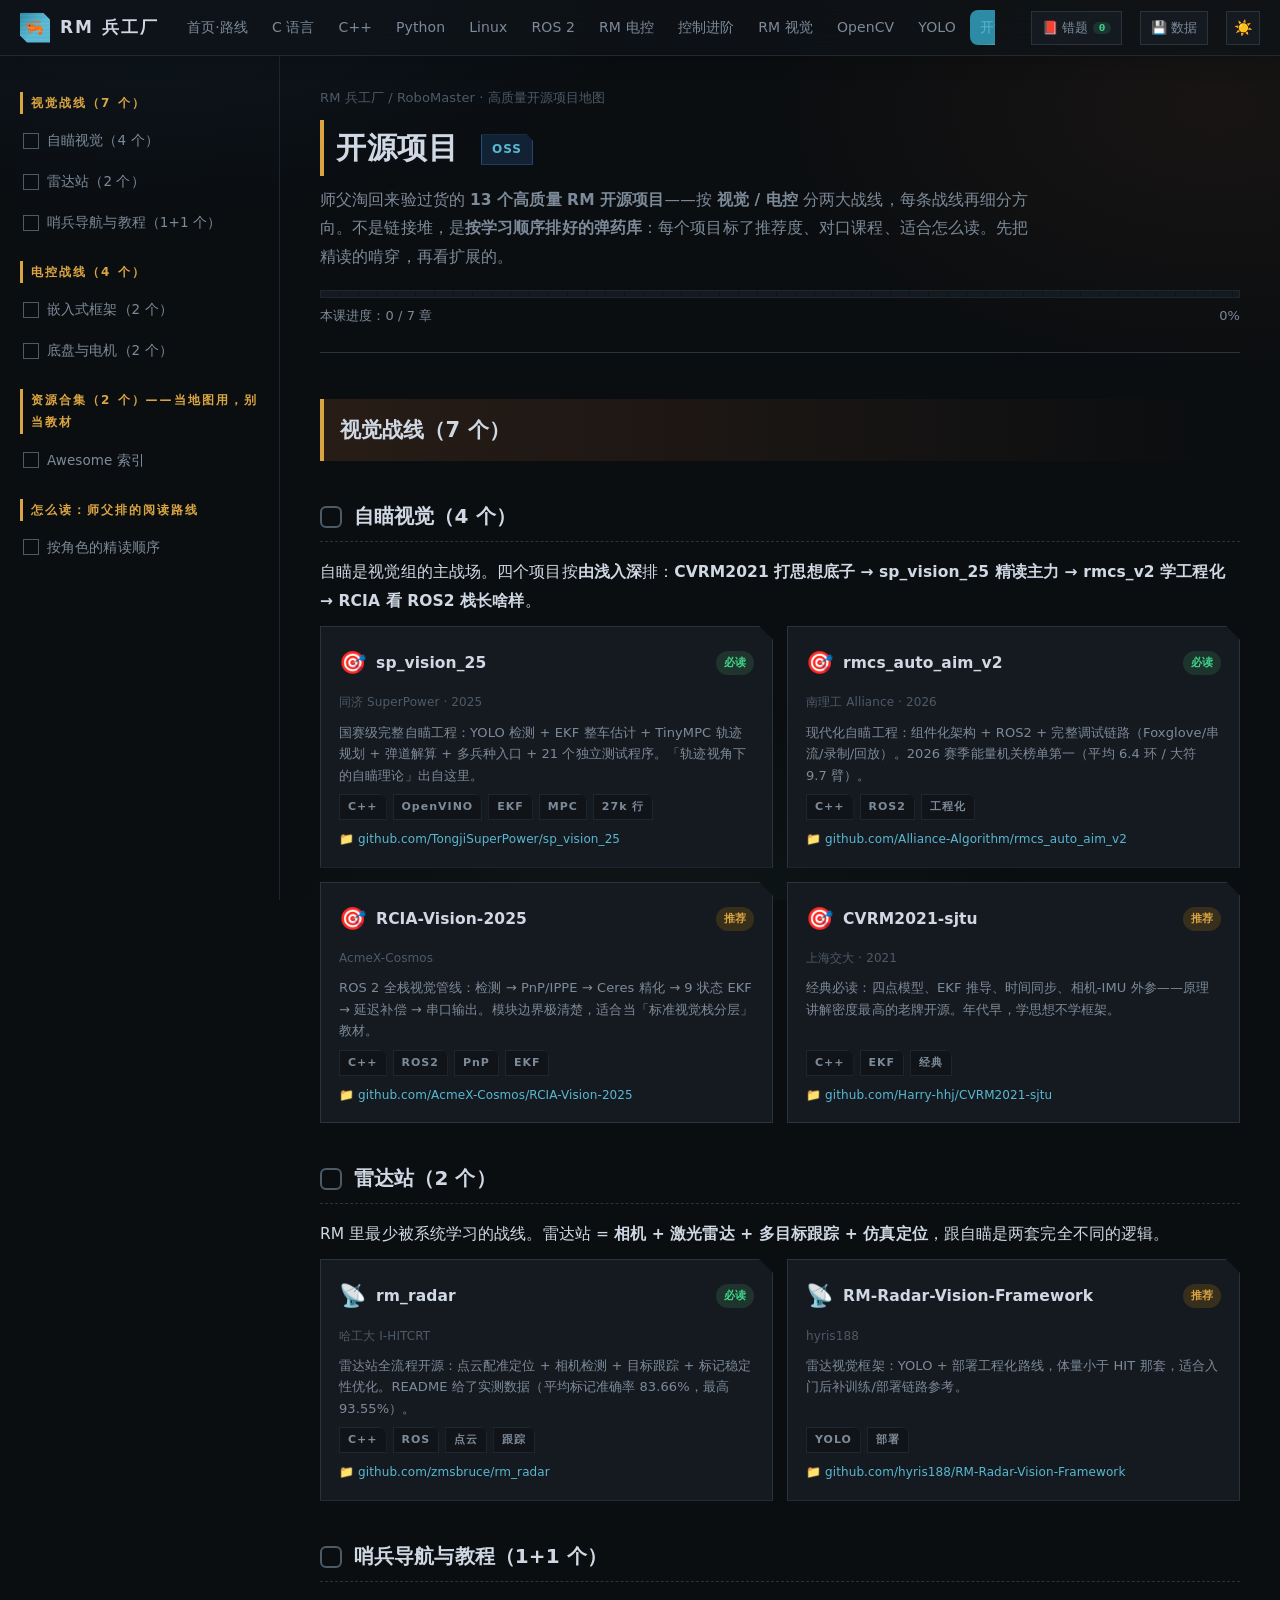
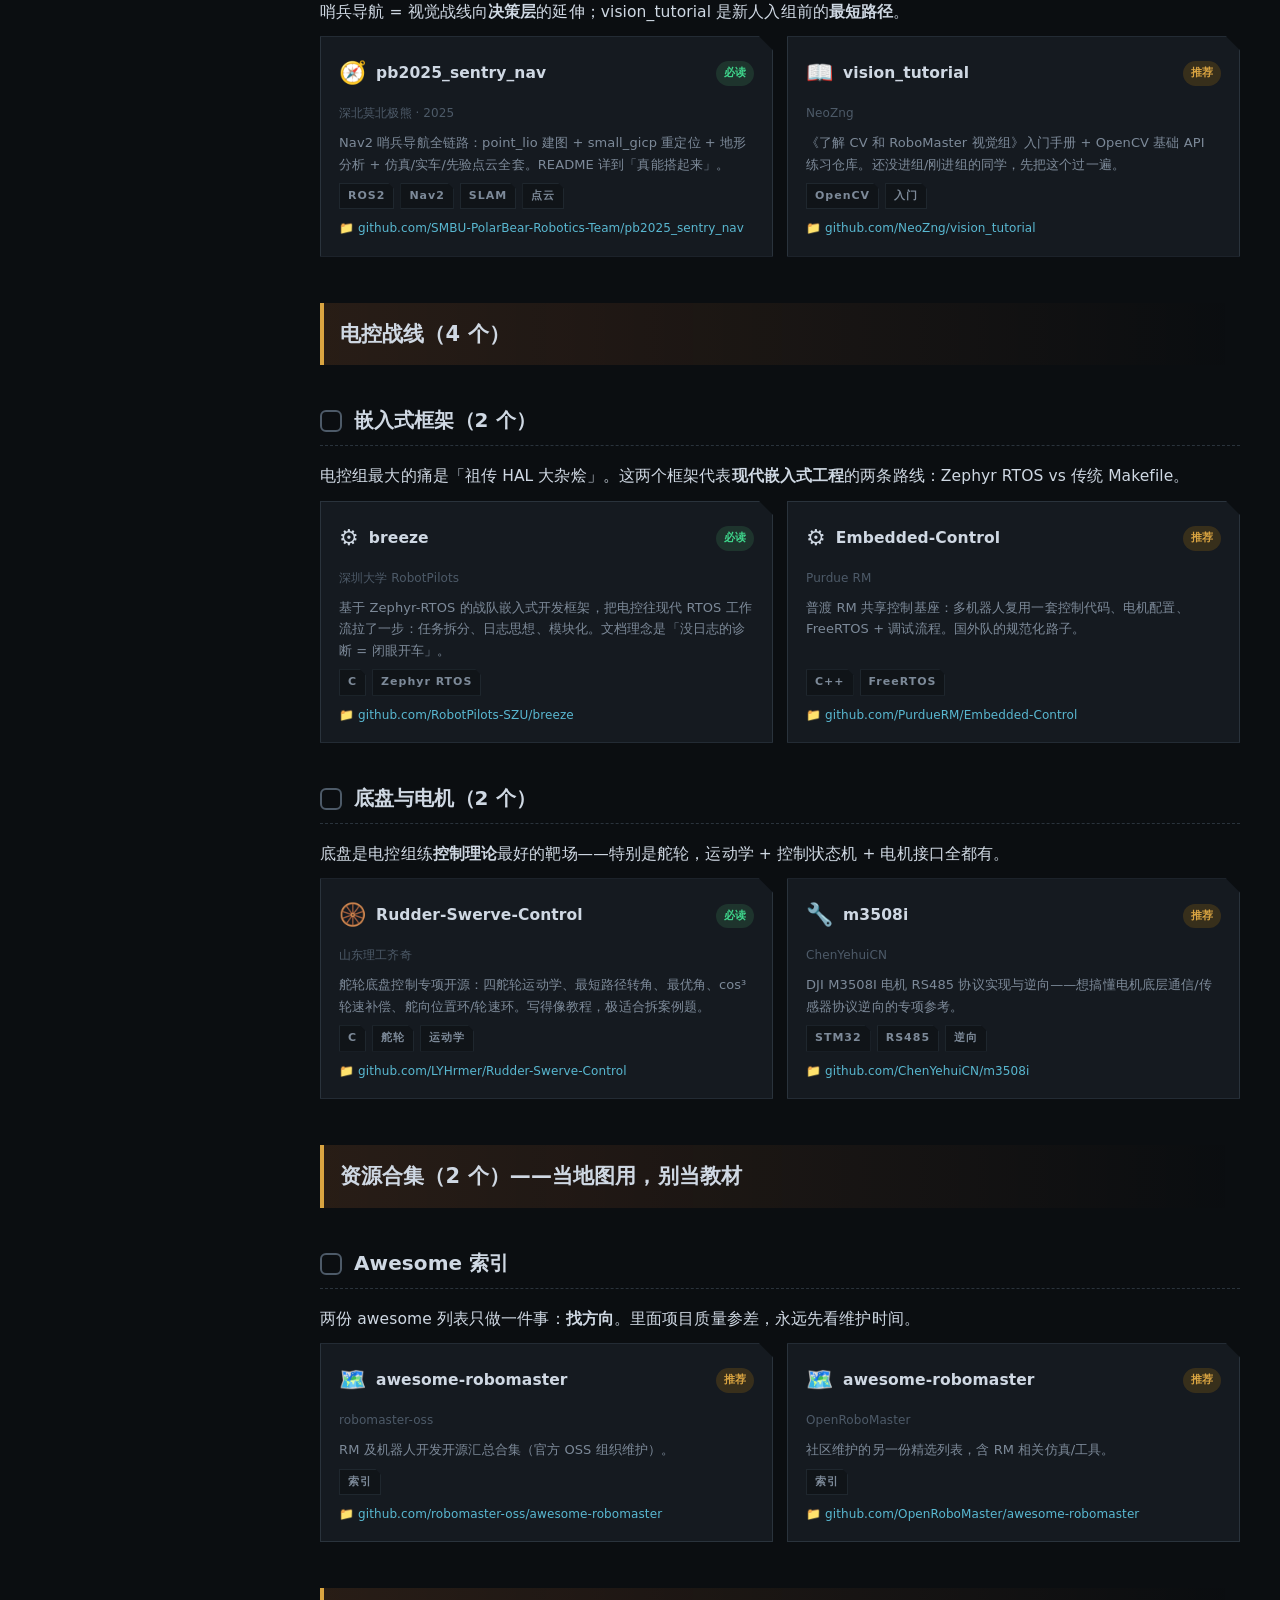
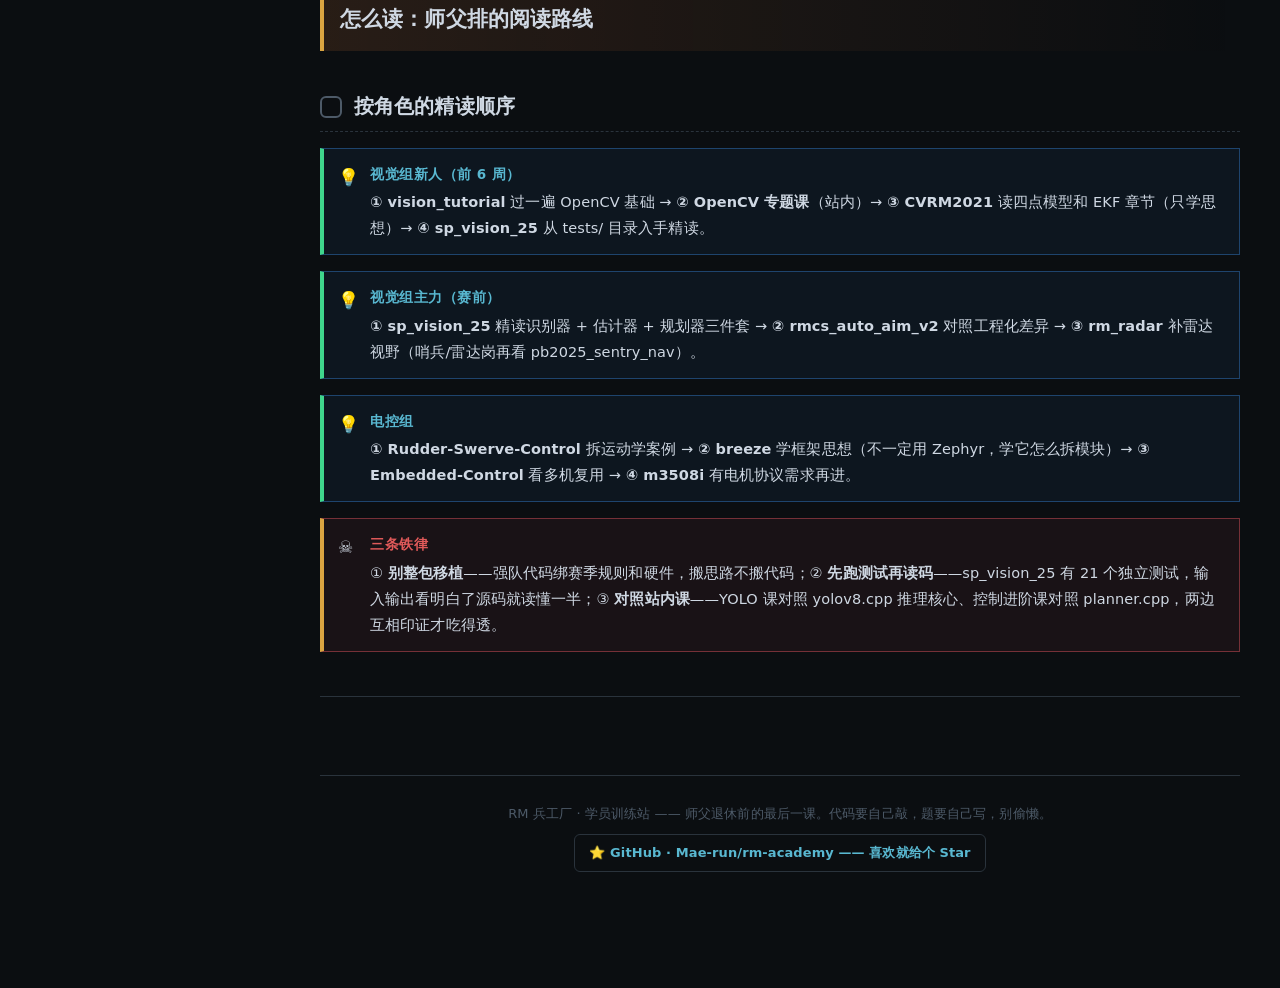
<file: oss.html>
<!DOCTYPE html>
<html lang="zh-CN">
<head>
<meta charset="UTF-8">
<meta name="viewport" content="width=device-width, initial-scale=1.0">
<meta http-equiv="Content-Security-Policy" content="default-src 'self'; style-src 'self' 'unsafe-inline'; script-src 'self' 'unsafe-inline'; img-src 'self' data:;">
<title>开源项目 · RM 兵工厂</title>
<link rel="stylesheet" href="assets/css/style.css">
<link rel="stylesheet" href="assets/css/premium.css">
<style>
  /* ---------- 项目卡 ---------- */
  .proj-grid { display: grid; grid-template-columns: repeat(auto-fill, minmax(300px, 1fr)); gap: 14px; }
  .proj-card { background: var(--bg-card); border: 1px solid var(--border); border-radius: var(--radius); padding: 16px 18px; transition: border-color .15s, transform .15s; display: flex; flex-direction: column; gap: 8px; }
  .proj-card:hover { border-color: var(--accent); transform: translateY(-2px); }
  .proj-card .p-top { display: flex; align-items: center; gap: 10px; }
  .proj-card .p-ico { font-size: 22px; flex: none; }
  .proj-card .p-name { font-size: 15.5px; font-weight: 700; flex: 1; min-width: 0; overflow: hidden; text-overflow: ellipsis; white-space: nowrap; }
  .proj-card .p-badge { font-size: 11px; font-weight: 700; padding: 2px 8px; border-radius: 999px; flex: none; background: rgba(255,170,0,.15); color: var(--orange); }
  .proj-card .p-badge.top { background: rgba(80,200,120,.15); color: var(--green); }
  .proj-card .p-team { font-size: 12px; color: var(--text-faint); }
  .proj-card .p-desc { font-size: 13px; color: var(--text-dim); line-height: 1.65; flex: 1; }
  .proj-card .p-meta { display: flex; gap: 6px; flex-wrap: wrap; }
  .proj-card .p-tag { font-size: 11px; padding: 2px 8px; border-radius: 6px; background: var(--bg-soft); color: var(--text-dim); border: 1px solid var(--border-soft); }
  .proj-card .p-link { font-size: 12px; color: var(--accent); word-break: break-all; }
  .proj-card .p-link a { color: var(--accent); }
  .prac-sec { margin: 18px 0; }
  .prac-sec .filter-bar { display: flex; gap: 8px; flex-wrap: wrap; margin-bottom: 12px; }
  .prac-sec .filter-bar button {
    padding: 6px 14px; border-radius: 999px; font-size: 12.5px; cursor: pointer;
    border: 1px solid var(--border); background: var(--bg-card); color: var(--text-dim);
  }
  .prac-sec .filter-bar button.on { background: var(--accent-deep); color: #fff; border-color: var(--accent-deep); }
</style>
</head>
<body data-page="oss">
<div class="layout"><main class="content"></main></div>

<script src="assets/js/highlight.js"></script>
<script src="assets/js/app.js"></script>
<script src="assets/js/site-index.js"></script>
<script>
"use strict";

window.PAGE = {
  id: "oss",
  title: "开源项目",
  badge: "OSS",
  crumb: "RoboMaster · 高质量开源项目地图",
  lead: "师父淘回来验过货的 <b>13 个高质量 RM 开源项目</b>——按 <b>视觉 / 电控</b> 分两大战线，每条战线再细分方向。不是链接堆，是<b>按学习顺序排好的弹药库</b>：每个项目标了推荐度、对口课程、适合怎么读。先把精读的啃穿，再看扩展的。",

  stages: [
    /* ================= 视觉 ================= */
    { id: "oss-vis", title: "视觉战线（7 个）", chapters: [
      { id: "oss-vis-aim", title: "自瞄视觉（4 个）", blocks: [
        H.p("自瞄是视觉组的主战场。四个项目按<b>由浅入深</b>排：<b>CVRM2021 打思想底子 → sp_vision_25 精读主力 → rmcs_v2 学工程化 → RCIA 看 ROS2 栈长啥样</b>。"),
        H.p('<div class="proj-grid">' +
          projCard("🎯", "sp_vision_25", "top", "同济 SuperPower · 2025",
            "国赛级完整自瞄工程：YOLO 检测 + EKF 整车估计 + TinyMPC 轨迹规划 + 弹道解算 + 多兵种入口 + 21 个独立测试程序。「轨迹视角下的自瞄理论」出自这里。",
            ["C++", "OpenVINO", "EKF", "MPC", "27k 行"],
            "github.com/TongjiSuperPower/sp_vision_25") +
          projCard("🎯", "rmcs_auto_aim_v2", "top", "南理工 Alliance · 2026",
            "现代化自瞄工程：组件化架构 + ROS2 + 完整调试链路（Foxglove/串流/录制/回放）。2026 赛季能量机关榜单第一（平均 6.4 环 / 大符 9.7 臂）。",
            ["C++", "ROS2", "工程化"],
            "github.com/Alliance-Algorithm/rmcs_auto_aim_v2") +
          projCard("🎯", "RCIA-Vision-2025", "", "AcmeX-Cosmos",
            "ROS 2 全栈视觉管线：检测 → PnP/IPPE → Ceres 精化 → 9 状态 EKF → 延迟补偿 → 串口输出。模块边界极清楚，适合当「标准视觉栈分层」教材。",
            ["C++", "ROS2", "PnP", "EKF"],
            "github.com/AcmeX-Cosmos/RCIA-Vision-2025") +
          projCard("🎯", "CVRM2021-sjtu", "", "上海交大 · 2021",
            "经典必读：四点模型、EKF 推导、时间同步、相机-IMU 外参——原理讲解密度最高的老牌开源。年代早，学思想不学框架。",
            ["C++", "EKF", "经典"],
            "github.com/Harry-hhj/CVRM2021-sjtu") +
        '</div>'),
      ]},
      { id: "oss-vis-radar", title: "雷达站（2 个）", blocks: [
        H.p("RM 里最少被系统学习的战线。雷达站 = <b>相机 + 激光雷达 + 多目标跟踪 + 仿真定位</b>，跟自瞄是两套完全不同的逻辑。"),
        H.p('<div class="proj-grid">' +
          projCard("📡", "rm_radar", "top", "哈工大 I-HITCRT",
            "雷达站全流程开源：点云配准定位 + 相机检测 + 目标跟踪 + 标记稳定性优化。README 给了实测数据（平均标记准确率 83.66%，最高 93.55%）。",
            ["C++", "ROS", "点云", "跟踪"],
            "github.com/zmsbruce/rm_radar") +
          projCard("📡", "RM-Radar-Vision-Framework", "", "hyris188",
            "雷达视觉框架：YOLO + 部署工程化路线，体量小于 HIT 那套，适合入门后补训练/部署链路参考。",
            ["YOLO", "部署"],
            "github.com/hyris188/RM-Radar-Vision-Framework") +
        '</div>'),
      ]},
      { id: "oss-vis-nav", title: "哨兵导航与教程（1+1 个）", blocks: [
        H.p("哨兵导航 = 视觉战线向<b>决策层</b>的延伸；vision_tutorial 是新人入组前的<b>最短路径</b>。"),
        H.p('<div class="proj-grid">' +
          projCard("🧭", "pb2025_sentry_nav", "top", "深北莫北极熊 · 2025",
            "Nav2 哨兵导航全链路：point_lio 建图 + small_gicp 重定位 + 地形分析 + 仿真/实车/先验点云全套。README 详到「真能搭起来」。",
            ["ROS2", "Nav2", "SLAM", "点云"],
            "github.com/SMBU-PolarBear-Robotics-Team/pb2025_sentry_nav") +
          projCard("📖", "vision_tutorial", "", "NeoZng",
            "《了解 CV 和 RoboMaster 视觉组》入门手册 + OpenCV 基础 API 练习仓库。还没进组/刚进组的同学，先把这个过一遍。",
            ["OpenCV", "入门"],
            "github.com/NeoZng/vision_tutorial") +
        '</div>'),
      ]},
    ]},

    /* ================= 电控 ================= */
    { id: "oss-emb", title: "电控战线（4 个）", chapters: [
      { id: "oss-emb-frame", title: "嵌入式框架（2 个）", blocks: [
        H.p("电控组最大的痛是「祖传 HAL 大杂烩」。这两个框架代表<b>现代嵌入式工程</b>的两条路线：Zephyr RTOS vs 传统 Makefile。"),
        H.p('<div class="proj-grid">' +
          projCard("⚙️", "breeze", "top", "深圳大学 RobotPilots",
            "基于 Zephyr-RTOS 的战队嵌入式开发框架，把电控往现代 RTOS 工作流拉了一步：任务拆分、日志思想、模块化。文档理念是「没日志的诊断 = 闭眼开车」。",
            ["C", "Zephyr RTOS"],
            "github.com/RobotPilots-SZU/breeze") +
          projCard("⚙️", "Embedded-Control", "", "Purdue RM",
            "普渡 RM 共享控制基座：多机器人复用一套控制代码、电机配置、FreeRTOS + 调试流程。国外队的规范化路子。",
            ["C++", "FreeRTOS"],
            "github.com/PurdueRM/Embedded-Control") +
        '</div>'),
      ]},
      { id: "oss-emb-chassis", title: "底盘与电机（2 个）", blocks: [
        H.p("底盘是电控组练<b>控制理论</b>最好的靶场——特别是舵轮，运动学 + 控制状态机 + 电机接口全都有。"),
        H.p('<div class="proj-grid">' +
          projCard("🛞", "Rudder-Swerve-Control", "top", "山东理工齐奇",
            "舵轮底盘控制专项开源：四舵轮运动学、最短路径转角、最优角、cos³ 轮速补偿、舵向位置环/轮速环。写得像教程，极适合拆案例题。",
            ["C", "舵轮", "运动学"],
            "github.com/LYHrmer/Rudder-Swerve-Control") +
          projCard("🔧", "m3508i", "", "ChenYehuiCN",
            "DJI M3508I 电机 RS485 协议实现与逆向——想搞懂电机底层通信/传感器协议逆向的专项参考。",
            ["STM32", "RS485", "逆向"],
            "github.com/ChenYehuiCN/m3508i") +
        '</div>'),
      ]},
    ]},

    /* ================= 资源合集 ================= */
    { id: "oss-res", title: "资源合集（2 个）——当地图用，别当教材", chapters: [
      { id: "oss-res-aw", title: "Awesome 索引", blocks: [
        H.p("两份 awesome 列表只做一件事：<b>找方向</b>。里面项目质量参差，永远先看维护时间。"),
        H.p('<div class="proj-grid">' +
          projCard("🗺️", "awesome-robomaster", "", "robomaster-oss",
            "RM 及机器人开发开源汇总合集（官方 OSS 组织维护）。",
            ["索引"],
            "github.com/robomaster-oss/awesome-robomaster") +
          projCard("🗺️", "awesome-robomaster", "", "OpenRoboMaster",
            "社区维护的另一份精选列表，含 RM 相关仿真/工具。",
            ["索引"],
            "github.com/OpenRoboMaster/awesome-robomaster") +
        '</div>'),
      ]},
    ]},

    /* ================= 阅读路线 ================= */
    { id: "oss-route", title: "怎么读：师父排的阅读路线", chapters: [
      { id: "oss-route-1", title: "按角色的精读顺序", blocks: [
        H.note("tip", "视觉组新人（前 6 周）",
          "<b>① vision_tutorial</b> 过一遍 OpenCV 基础 → <b>② OpenCV 专题课</b>（站内）→ <b>③ CVRM2021</b> 读四点模型和 EKF 章节（只学思想）→ <b>④ sp_vision_25</b> 从 tests/ 目录入手精读。"),
        H.note("tip", "视觉组主力（赛前）",
          "<b>① sp_vision_25</b> 精读识别器 + 估计器 + 规划器三件套 → <b>② rmcs_auto_aim_v2</b> 对照工程化差异 → <b>③ rm_radar</b> 补雷达视野（哨兵/雷达岗再看 pb2025_sentry_nav）。"),
        H.note("tip", "电控组",
          "<b>① Rudder-Swerve-Control</b> 拆运动学案例 → <b>② breeze</b> 学框架思想（不一定用 Zephyr，学它怎么拆模块）→ <b>③ Embedded-Control</b> 看多机复用 → <b>④ m3508i</b> 有电机协议需求再进。"),
        H.note("pitfall", "三条铁律",
          "① <b>别整包移植</b>——强队代码绑赛季规则和硬件，搬思路不搬代码；② <b>先跑测试再读码</b>——sp_vision_25 有 21 个独立测试，输入输出看明白了源码就读懂一半；③ <b>对照站内课</b>——YOLO 课对照 yolov8.cpp 推理核心、控制进阶课对照 planner.cpp，两边互相印证才吃得透。"),
      ]},
    ]},
  ],
};

/* 项目卡渲染（本页内部函数，不进全局 DSL） */
function projCard(ico, name, cls, team, desc, tags, link) {
  var tagHtml = tags.map(function (t) { return '<span class="p-tag">' + t + "</span>"; }).join("");
  var badge = cls === "top" ? '<span class="p-badge top">必读</span>' : '<span class="p-badge">推荐</span>';
  return '<div class="proj-card">' +
    '<div class="p-top"><span class="p-ico">' + ico + '</span><span class="p-name">' + name + "</span>" + badge + "</div>" +
    '<div class="p-team">' + team + "</div>" +
    '<div class="p-desc">' + desc + "</div>" +
    '<div class="p-meta">' + tagHtml + "</div>" +
    '<div class="p-link">📁 ' + link + "</div>" +
  "</div>";
}
</script>
</body>
</html>
</file>
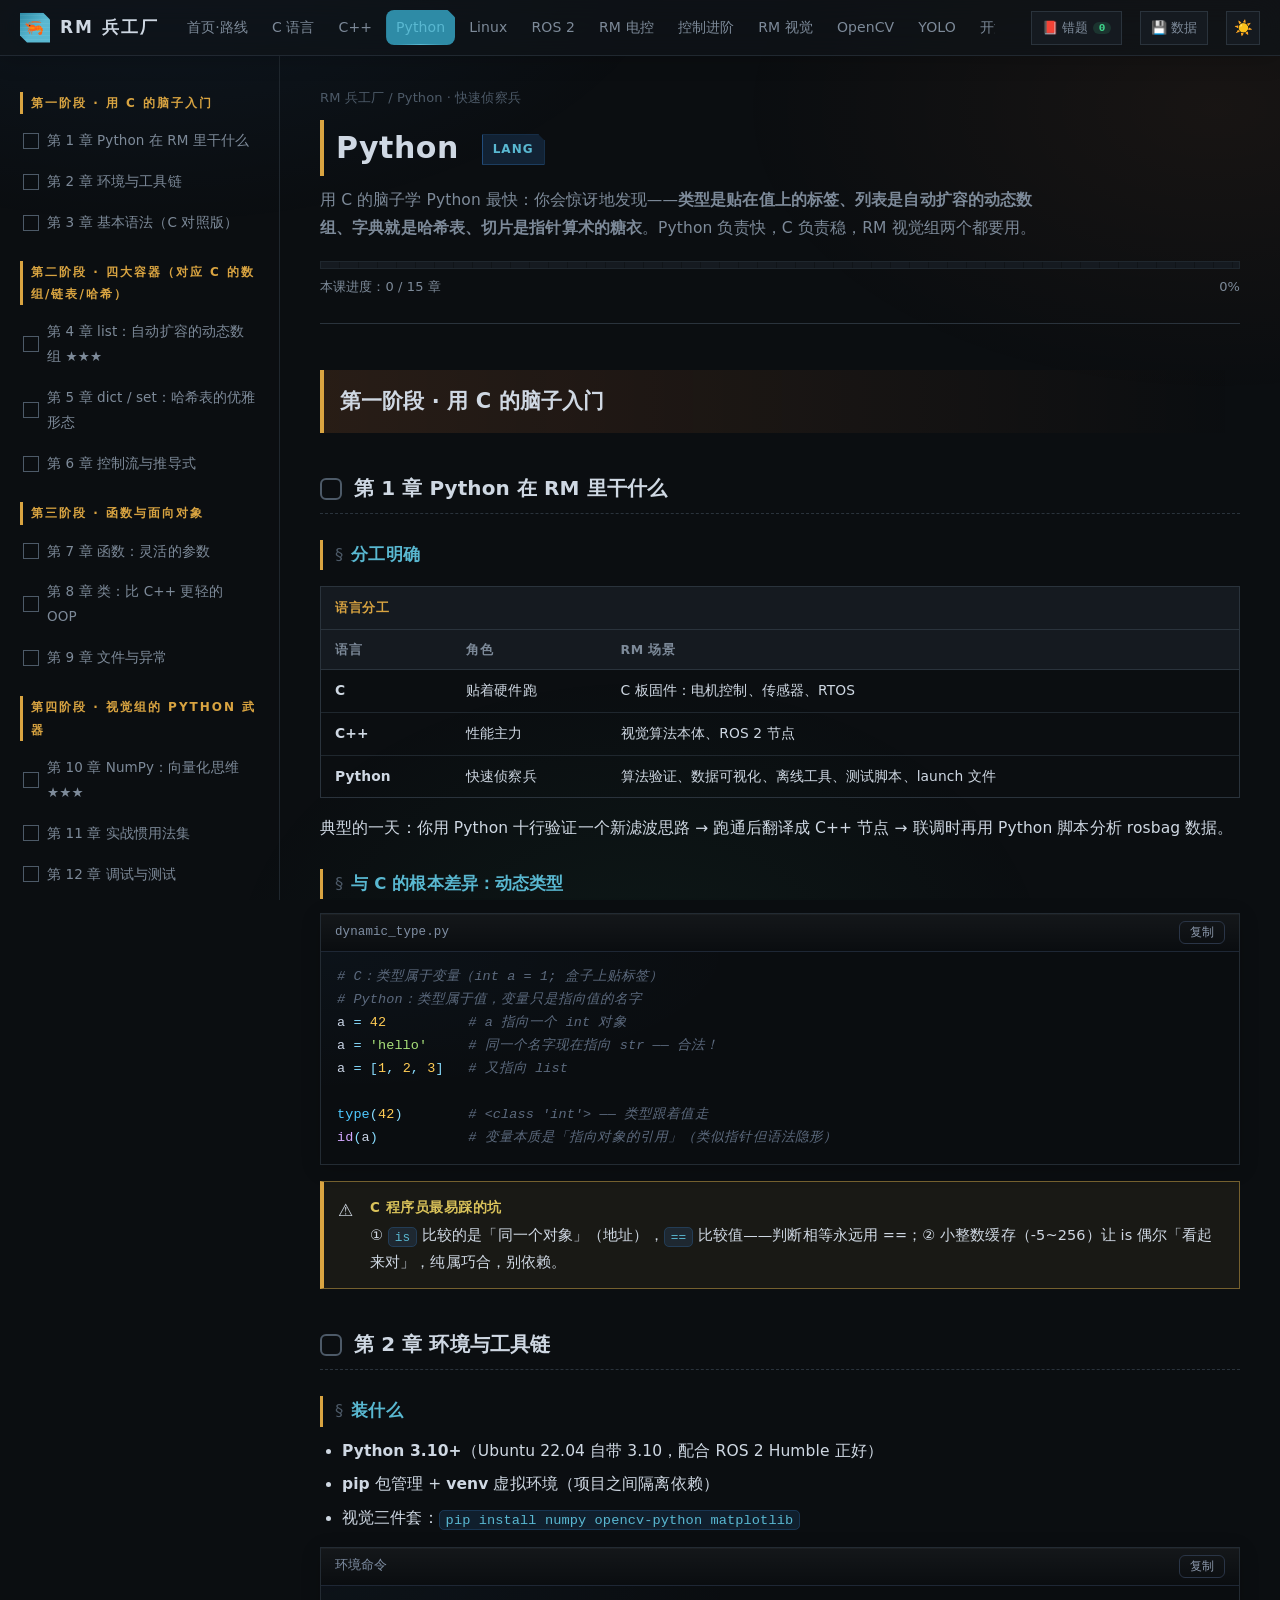
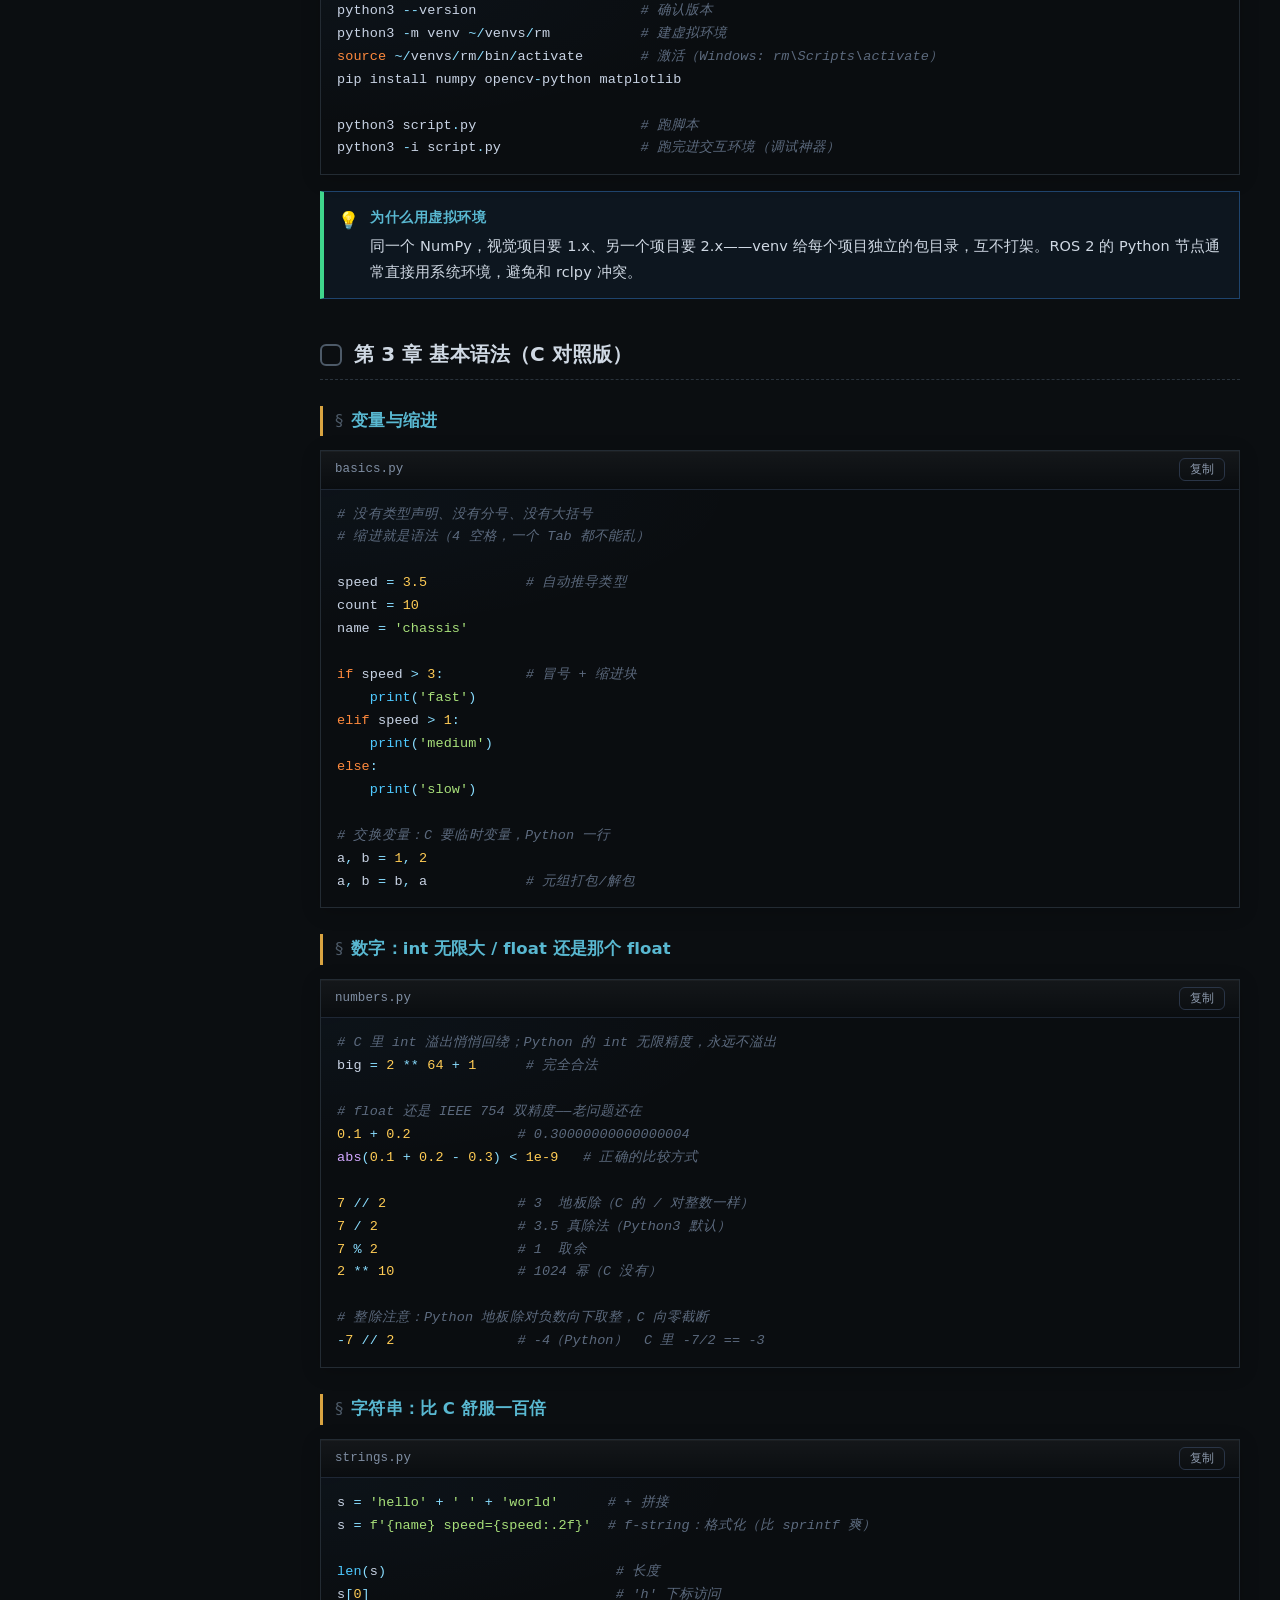
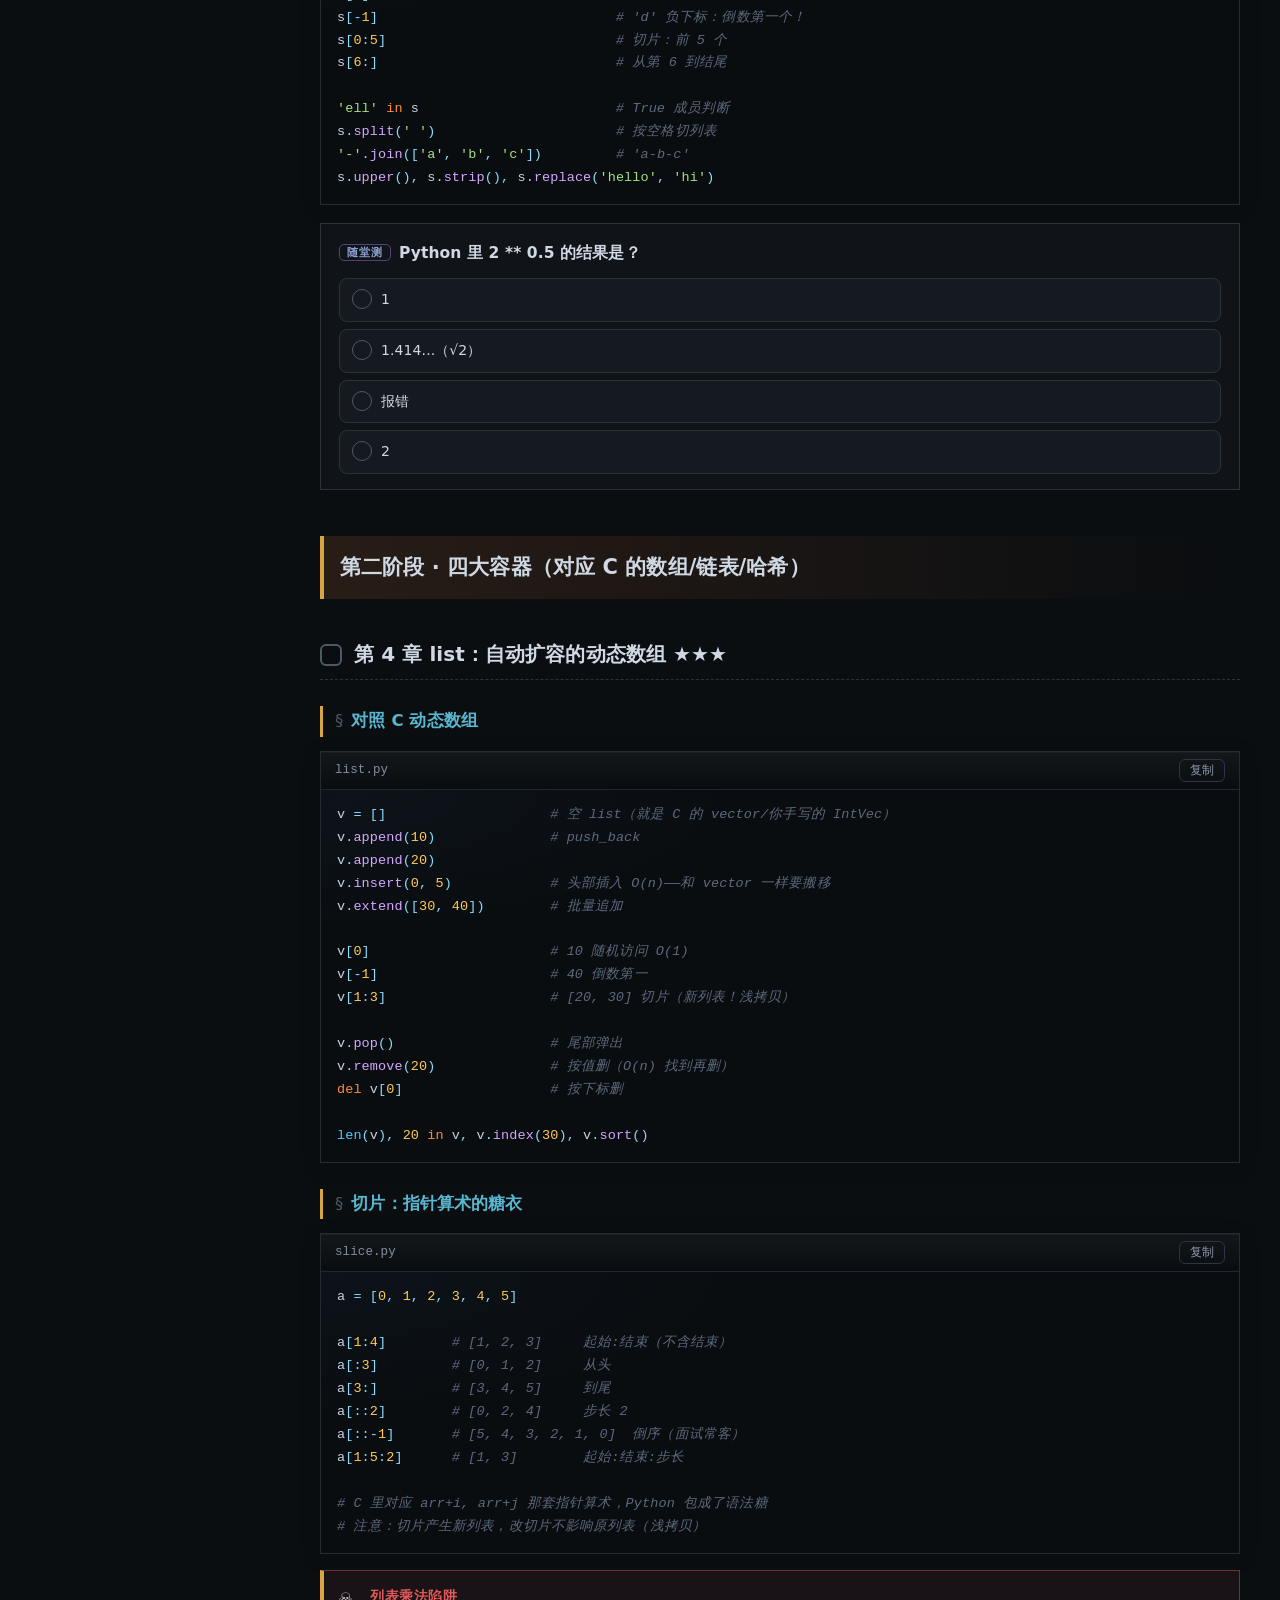
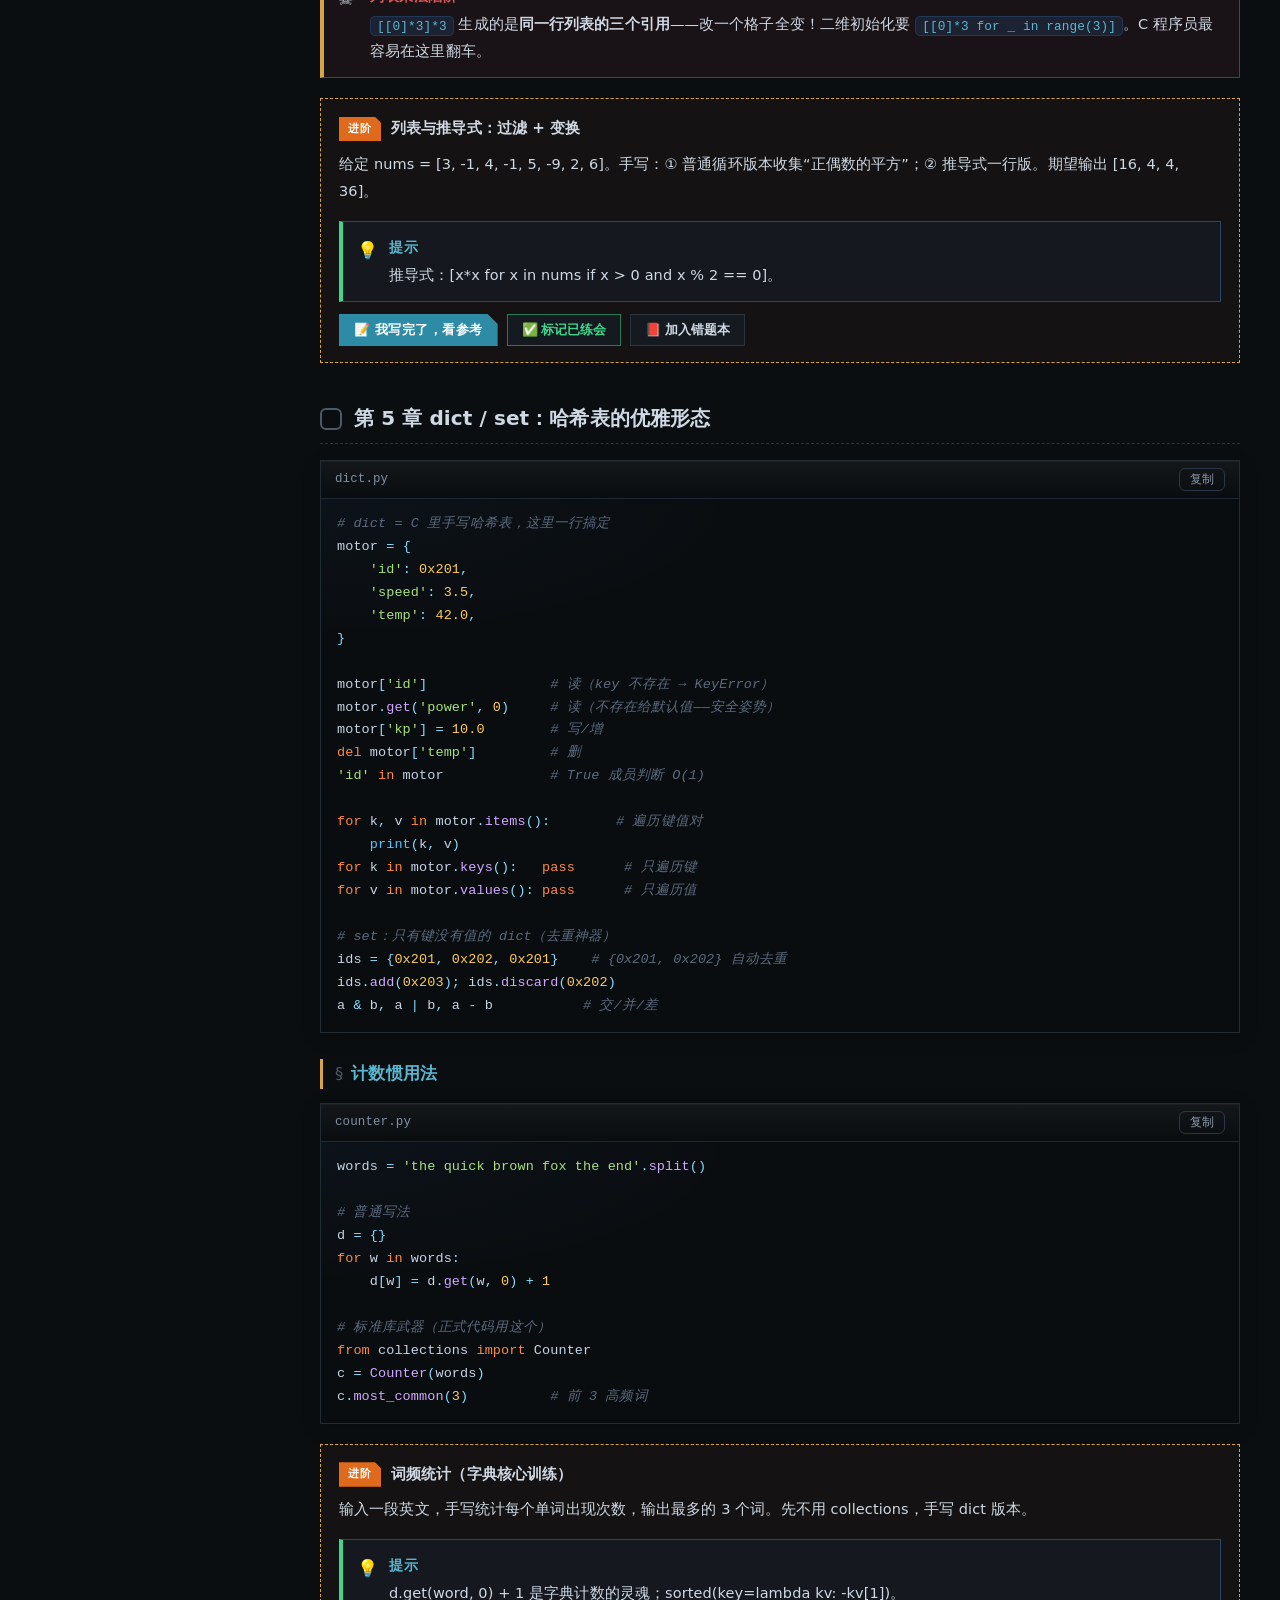
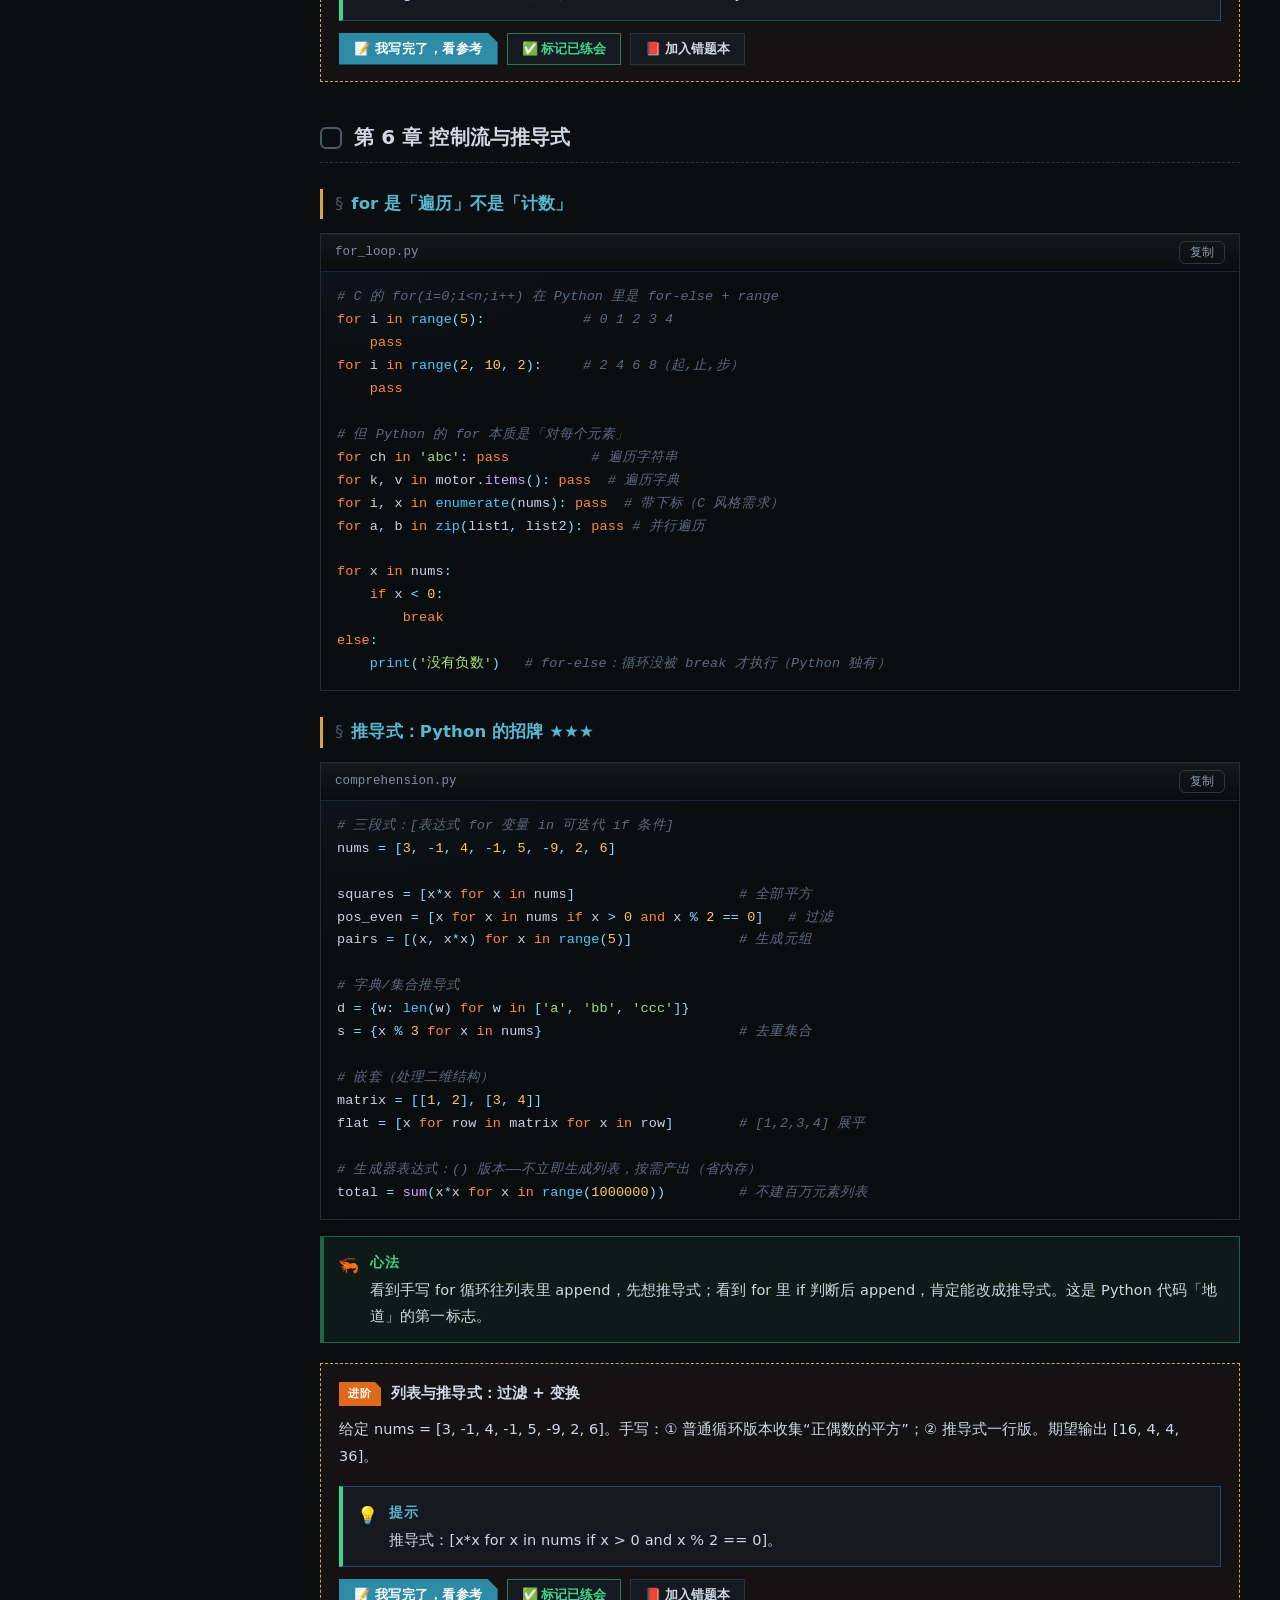
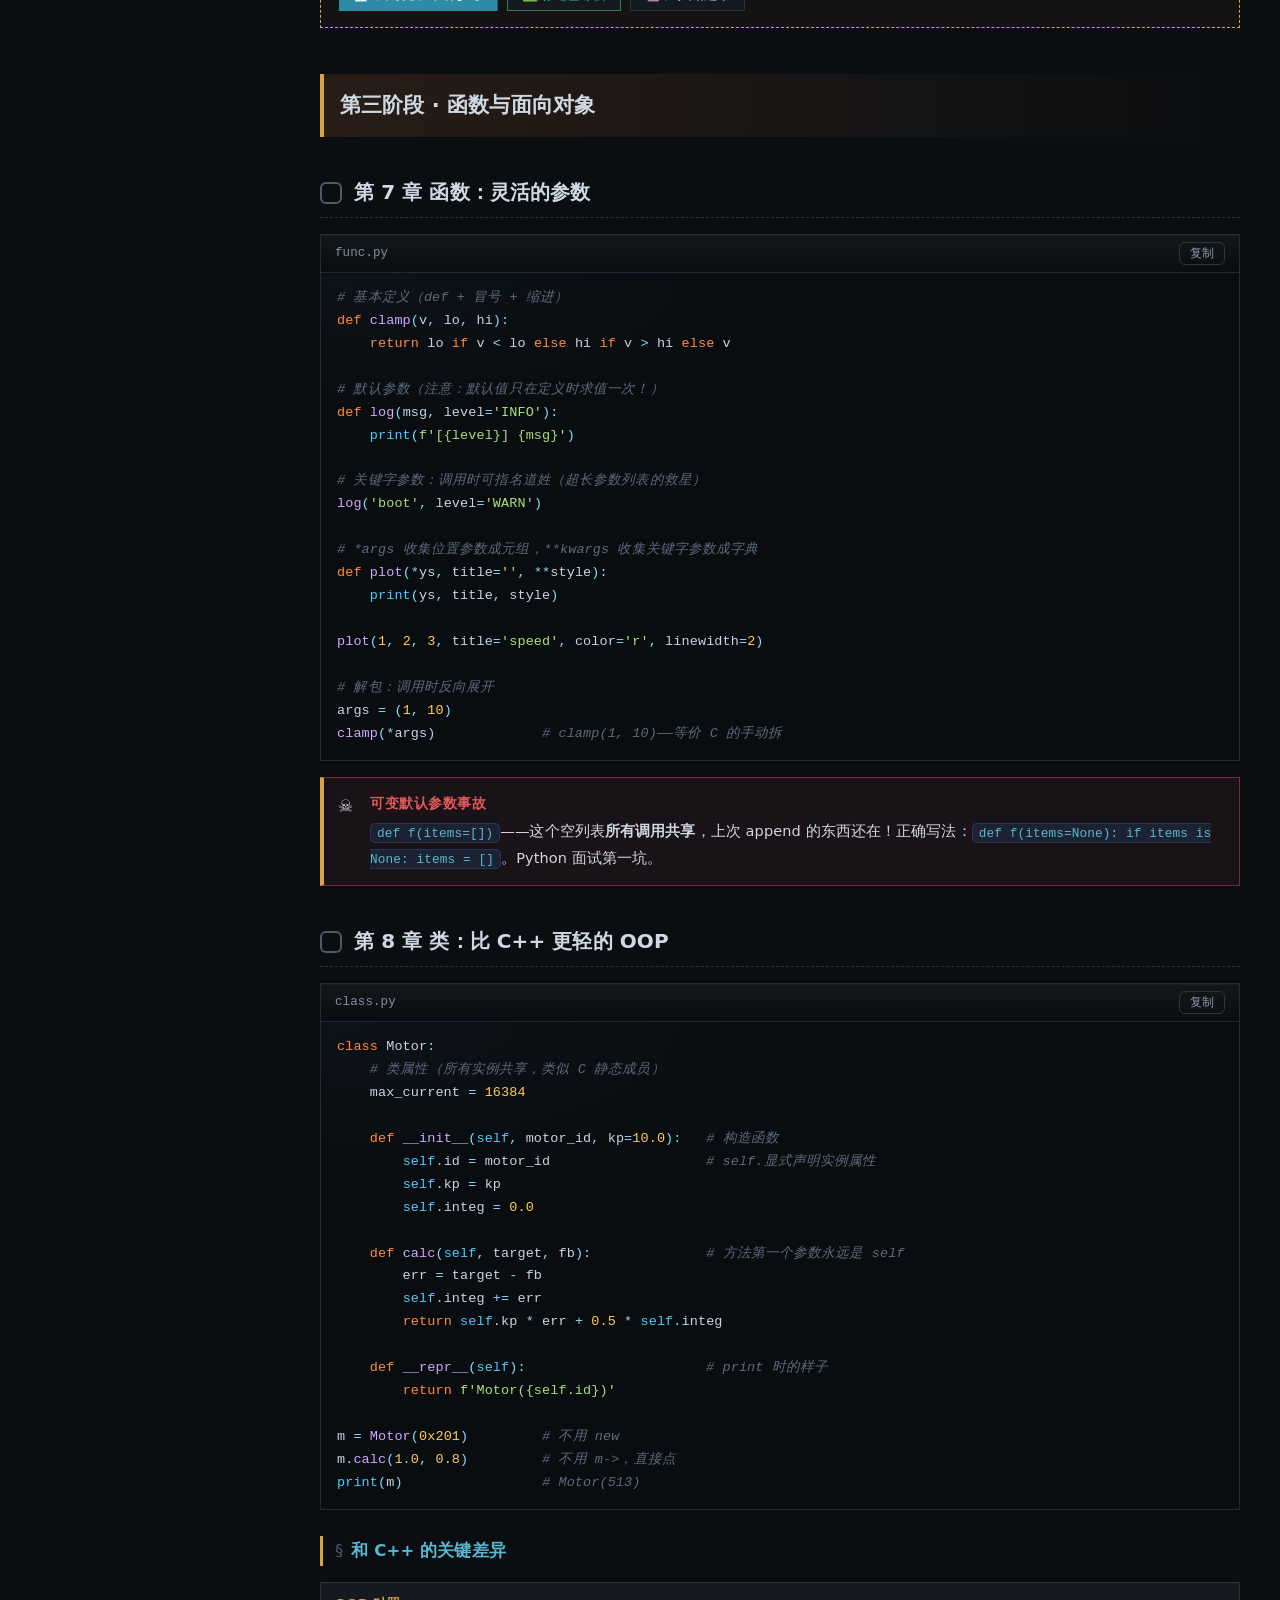
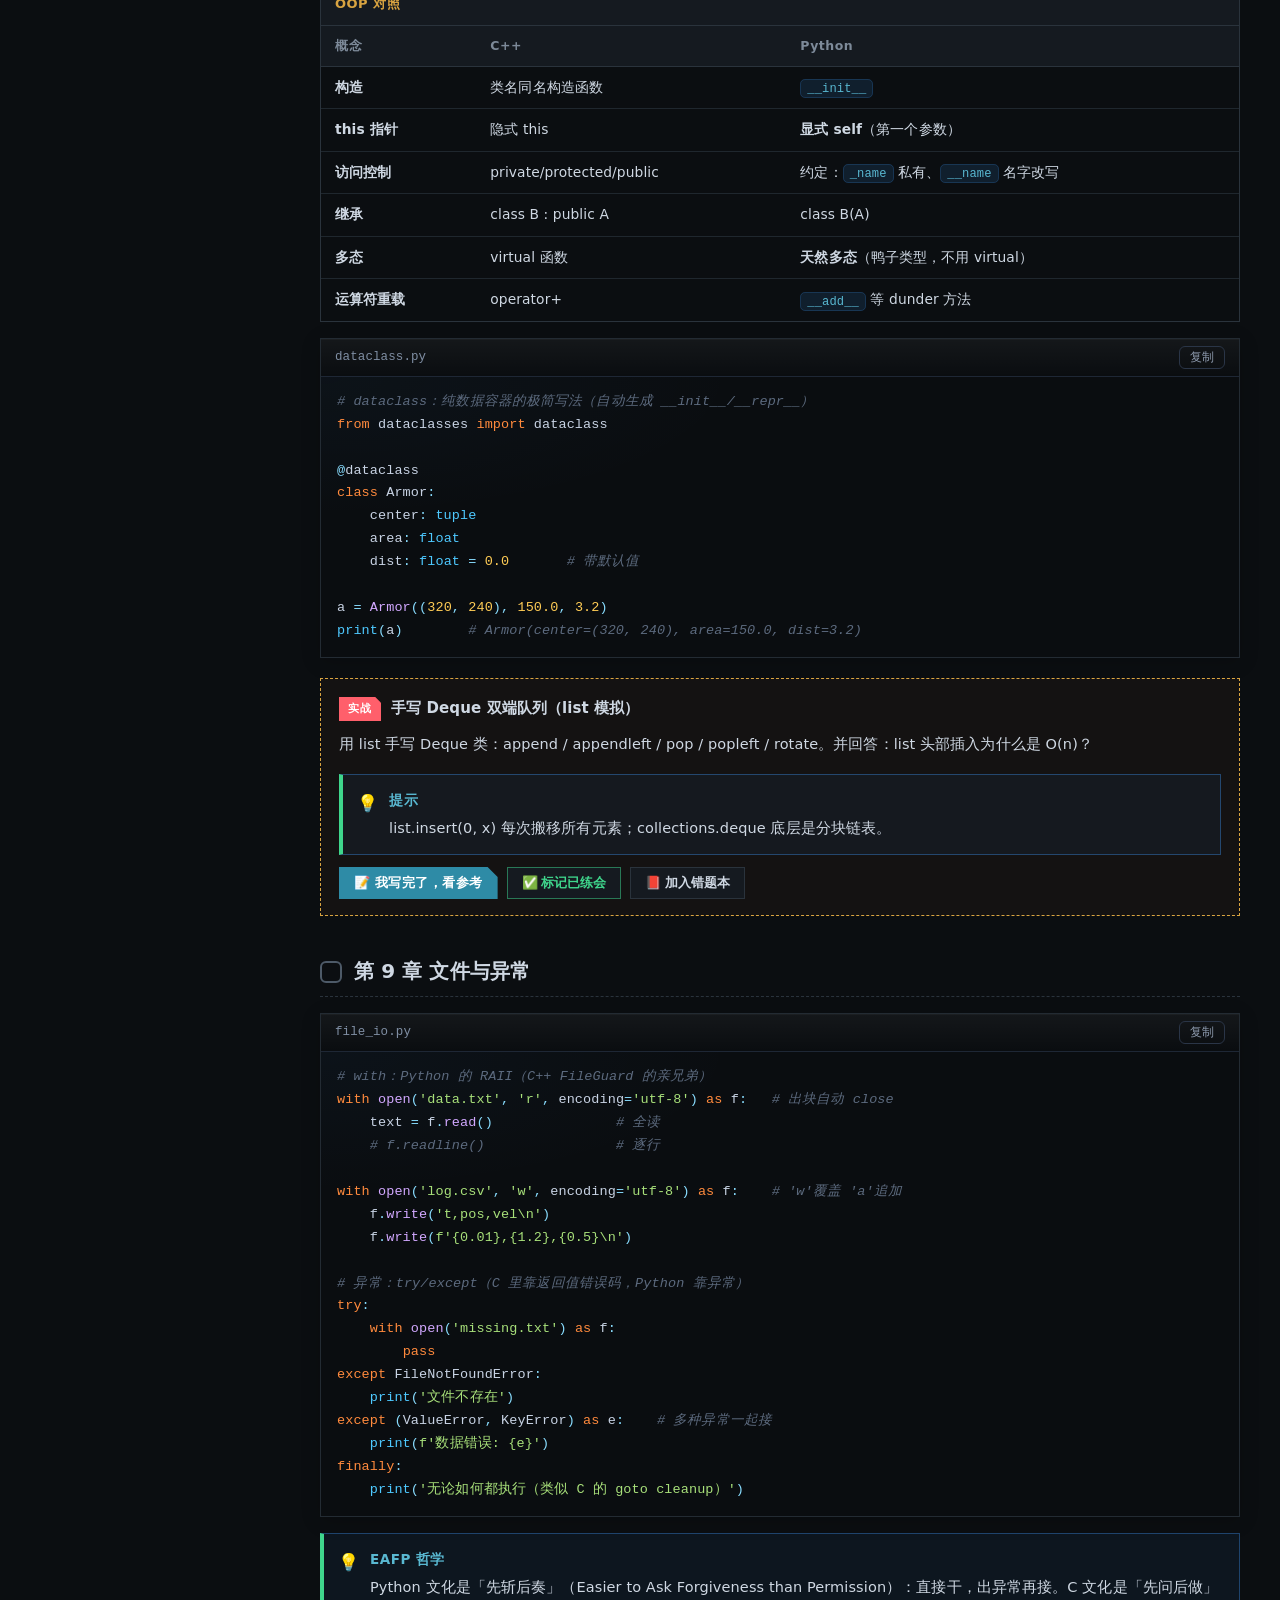
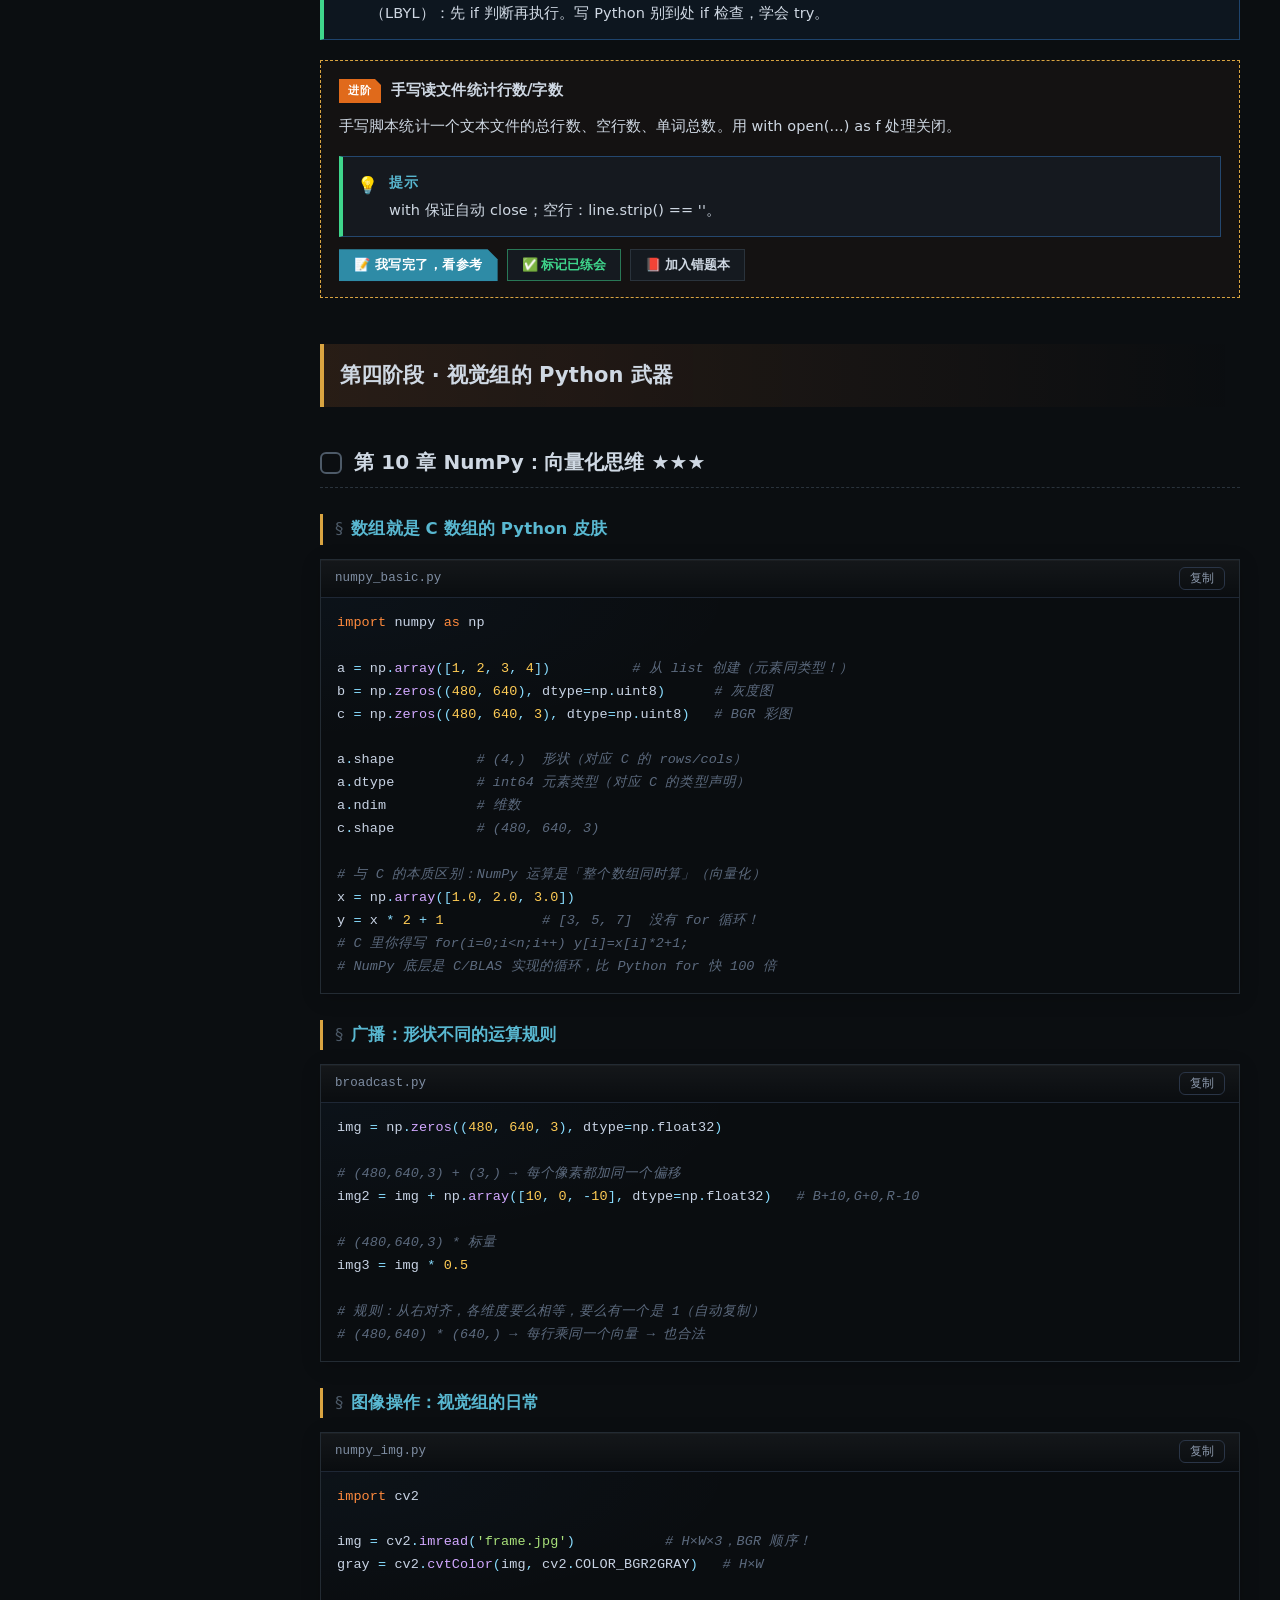
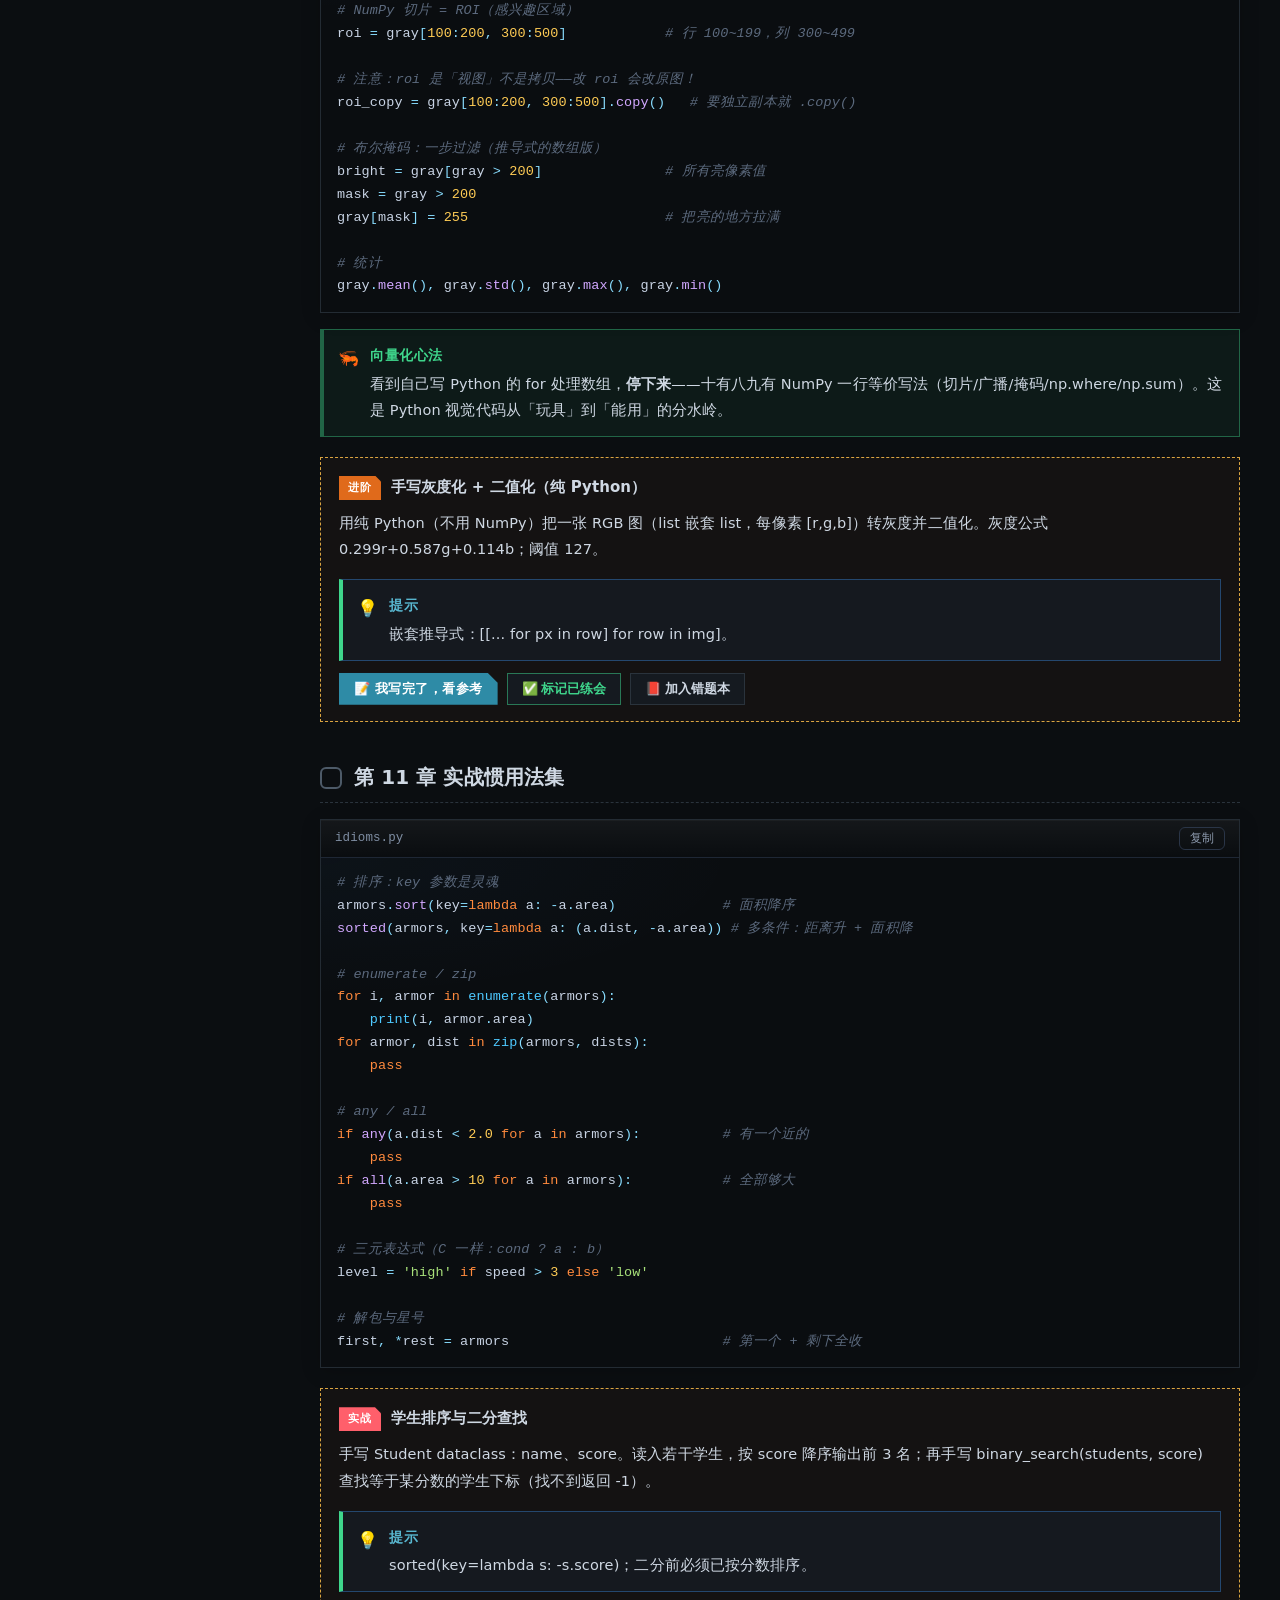
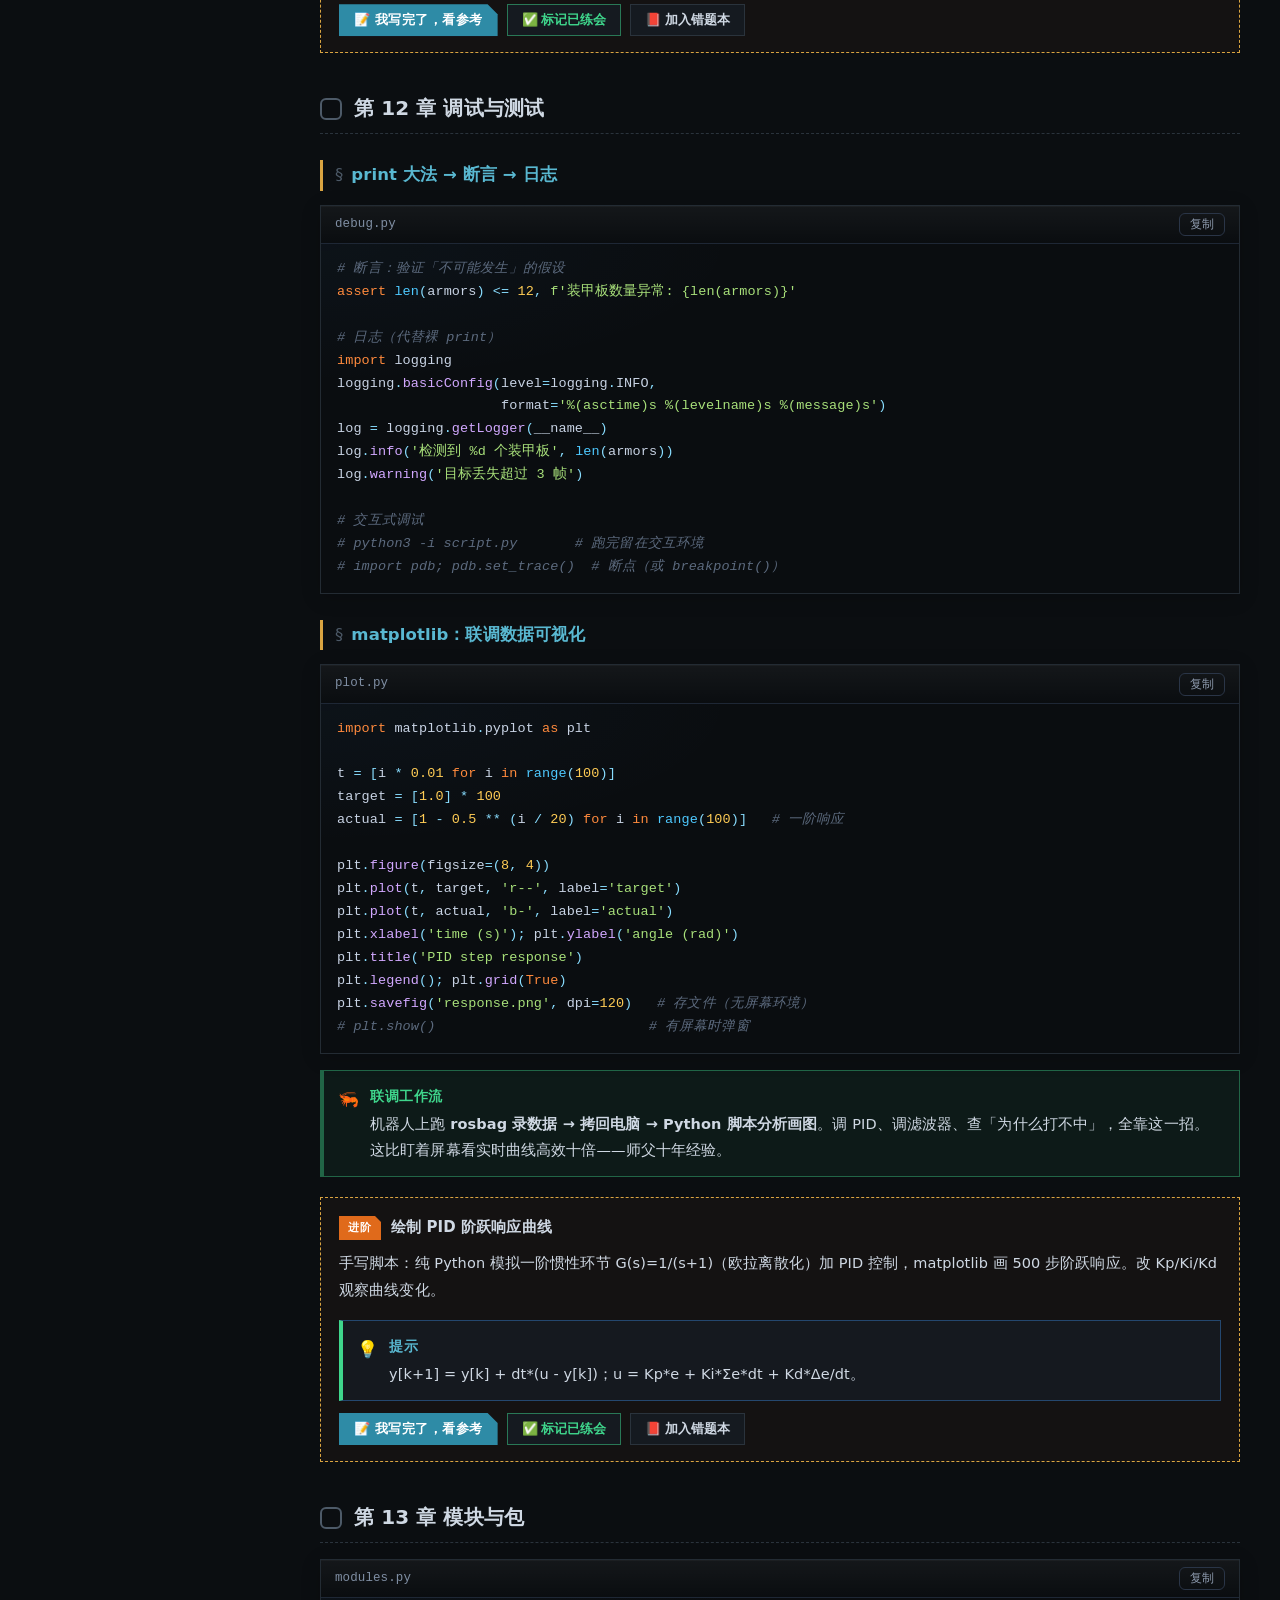
<file: python.html>
<!DOCTYPE html>
<html lang="zh-CN">
<head>
<meta charset="UTF-8">
<meta name="viewport" content="width=device-width, initial-scale=1.0">
<meta http-equiv="Content-Security-Policy" content="default-src 'self'; style-src 'self' 'unsafe-inline'; script-src 'self' 'unsafe-inline'; img-src 'self' data:;">
<title>Python · RM 兵工厂</title>
<link rel="stylesheet" href="assets/css/style.css">
<link rel="stylesheet" href="assets/css/premium.css">
</head>
<body data-page="python">
<div class="layout"><main class="content"></main></div>

<script src="assets/js/highlight.js"></script>
<script src="assets/js/app.js"></script>
<script src="assets/js/site-index.js"></script>
<script src="assets/js/practice-db.js"></script>
<script src="assets/js/practice-db-b.js"></script>
<script>
"use strict";

window.PAGE = {
  id: "python",
  title: "Python",
  badge: "LANG",
  crumb: "Python · 快速侦察兵",
  lead: "用 C 的脑子学 Python 最快：你会惊讶地发现——<b>类型是贴在值上的标签、列表是自动扩容的动态数组、字典就是哈希表、切片是指针算术的糖衣</b>。Python 负责快，C 负责稳，RM 视觉组两个都要用。",
  prev: { href: "cpp.html", label: "← C++" },
  next: { href: "linux.html", label: "Linux" },

  stages: [
    { id: "stage-py-1", title: "第一阶段 · 用 C 的脑子入门", chapters: [
      { id: "py-why", title: "第 1 章 Python 在 RM 里干什么", blocks: [
        H.sub("分工明确"),
        H.table("语言分工", ["语言", "角色", "RM 场景"], [
          ["C", "贴着硬件跑", "C 板固件：电机控制、传感器、RTOS"],
          ["C++", "性能主力", "视觉算法本体、ROS 2 节点"],
          ["Python", "快速侦察兵", "算法验证、数据可视化、离线工具、测试脚本、launch 文件"]
        ]),
        H.p("典型的一天：你用 Python 十行验证一个新滤波思路 → 跑通后翻译成 C++ 节点 → 联调时再用 Python 脚本分析 rosbag 数据。"),
        H.sub("与 C 的根本差异：动态类型"),
        H.code("python", "dynamic_type.py", [
          "# C：类型属于变量（int a = 1; 盒子上贴标签）",
          "# Python：类型属于值，变量只是指向值的名字",
          "a = 42          # a 指向一个 int 对象",
          "a = 'hello'     # 同一个名字现在指向 str —— 合法！",
          "a = [1, 2, 3]   # 又指向 list",
          "",
          "type(42)        # <class 'int'> —— 类型跟着值走",
          "id(a)           # 变量本质是「指向对象的引用」（类似指针但语法隐形）"
        ].join("\n")),
        H.note("warn", "C 程序员最易踩的坑", "① <code class='inline'>is</code> 比较的是「同一个对象」（地址），<code class='inline'>==</code> 比较值——判断相等永远用 ==；② 小整数缓存（-5~256）让 is 偶尔「看起来对」，纯属巧合，别依赖。"),
      ]},
      { id: "py-env", title: "第 2 章 环境与工具链", blocks: [
        H.sub("装什么"),
        H.ul([
          "<b>Python 3.10+</b>（Ubuntu 22.04 自带 3.10，配合 ROS 2 Humble 正好）",
          "<b>pip</b> 包管理 + <b>venv</b> 虚拟环境（项目之间隔离依赖）",
          "视觉三件套：<code class='inline'>pip install numpy opencv-python matplotlib</code>"
        ]),
        H.code("bash", "环境命令", [
          "python3 --version                    # 确认版本",
          "python3 -m venv ~/venvs/rm           # 建虚拟环境",
          "source ~/venvs/rm/bin/activate       # 激活（Windows: rm\\Scripts\\activate）",
          "pip install numpy opencv-python matplotlib",
          "",
          "python3 script.py                    # 跑脚本",
          "python3 -i script.py                 # 跑完进交互环境（调试神器）"
        ].join("\n")),
        H.note("tip", "为什么用虚拟环境", "同一个 NumPy，视觉项目要 1.x、另一个项目要 2.x——venv 给每个项目独立的包目录，互不打架。ROS 2 的 Python 节点通常直接用系统环境，避免和 rclpy 冲突。"),
      ]},
      { id: "py-basic", title: "第 3 章 基本语法（C 对照版）", blocks: [
        H.sub("变量与缩进"),
        H.code("python", "basics.py", [
          "# 没有类型声明、没有分号、没有大括号",
          "# 缩进就是语法（4 空格，一个 Tab 都不能乱）",
          "",
          "speed = 3.5            # 自动推导类型",
          "count = 10",
          "name = 'chassis'",
          "",
          "if speed > 3:          # 冒号 + 缩进块",
          "    print('fast')",
          "elif speed > 1:",
          "    print('medium')",
          "else:",
          "    print('slow')",
          "",
          "# 交换变量：C 要临时变量，Python 一行",
          "a, b = 1, 2",
          "a, b = b, a            # 元组打包/解包"
        ].join("\n")),
        H.sub("数字：int 无限大 / float 还是那个 float"),
        H.code("python", "numbers.py", [
          "# C 里 int 溢出悄悄回绕；Python 的 int 无限精度，永远不溢出",
          "big = 2 ** 64 + 1      # 完全合法",
          "",
          "# float 还是 IEEE 754 双精度——老问题还在",
          "0.1 + 0.2             # 0.30000000000000004",
          "abs(0.1 + 0.2 - 0.3) < 1e-9   # 正确的比较方式",
          "",
          "7 // 2                # 3  地板除（C 的 / 对整数一样）",
          "7 / 2                 # 3.5 真除法（Python3 默认）",
          "7 % 2                 # 1  取余",
          "2 ** 10               # 1024 幂（C 没有）",
          "",
          "# 整除注意：Python 地板除对负数向下取整，C 向零截断",
          "-7 // 2               # -4（Python）  C 里 -7/2 == -3"
        ].join("\n")),
        H.sub("字符串：比 C 舒服一百倍"),
        H.code("python", "strings.py", [
          "s = 'hello' + ' ' + 'world'      # + 拼接",
          "s = f'{name} speed={speed:.2f}'  # f-string：格式化（比 sprintf 爽）",
          "",
          "len(s)                            # 长度",
          "s[0]                              # 'h' 下标访问",
          "s[-1]                             # 'd' 负下标：倒数第一个！",
          "s[0:5]                            # 切片：前 5 个",
          "s[6:]                             # 从第 6 到结尾",
          "",
          "'ell' in s                        # True 成员判断",
          "s.split(' ')                      # 按空格切列表",
          "'-'.join(['a', 'b', 'c'])         # 'a-b-c'",
          "s.upper(), s.strip(), s.replace('hello', 'hi')"
        ].join("\n")),
        H.quiz({
          q: "Python 里 2 ** 0.5 的结果是？",
          tag: "随堂测",
          opts: ["1", "1.414...（√2）", "报错", "2"],
          ans: 1,
          explain: "** 支持浮点幂 → √2。C 里要 pow(2, 0.5) 且 double 类型。"
        }),
      ]},
    ]},

    { id: "stage-py-2", title: "第二阶段 · 四大容器（对应 C 的数组/链表/哈希）", chapters: [
      { id: "py-list", title: "第 4 章 list：自动扩容的动态数组 ★★★", blocks: [
        H.sub("对照 C 动态数组"),
        H.code("python", "list.py", [
          "v = []                    # 空 list（就是 C 的 vector/你手写的 IntVec）",
          "v.append(10)              # push_back",
          "v.append(20)",
          "v.insert(0, 5)            # 头部插入 O(n)——和 vector 一样要搬移",
          "v.extend([30, 40])        # 批量追加",
          "",
          "v[0]                      # 10 随机访问 O(1)",
          "v[-1]                     # 40 倒数第一",
          "v[1:3]                    # [20, 30] 切片（新列表！浅拷贝）",
          "",
          "v.pop()                   # 尾部弹出",
          "v.remove(20)              # 按值删（O(n) 找到再删）",
          "del v[0]                  # 按下标删",
          "",
          "len(v), 20 in v, v.index(30), v.sort()"
        ].join("\n")),
        H.sub("切片：指针算术的糖衣"),
        H.code("python", "slice.py", [
          "a = [0, 1, 2, 3, 4, 5]",
          "",
          "a[1:4]        # [1, 2, 3]     起始:结束（不含结束）",
          "a[:3]         # [0, 1, 2]     从头",
          "a[3:]         # [3, 4, 5]     到尾",
          "a[::2]        # [0, 2, 4]     步长 2",
          "a[::-1]       # [5, 4, 3, 2, 1, 0]  倒序（面试常客）",
          "a[1:5:2]      # [1, 3]        起始:结束:步长",
          "",
          "# C 里对应 arr+i, arr+j 那套指针算术，Python 包成了语法糖",
          "# 注意：切片产生新列表，改切片不影响原列表（浅拷贝）"
        ].join("\n")),
        H.note("pitfall", "列表乘法陷阱", "<code class='inline'>[[0]*3]*3</code> 生成的是<b>同一行列表的三个引用</b>——改一个格子全变！二维初始化要 <code class='inline'>[[0]*3 for _ in range(3)]</code>。C 程序员最容易在这里翻车。"),
        H.pracRef("py-p2"),
      ]},
      { id: "py-dict", title: "第 5 章 dict / set：哈希表的优雅形态", blocks: [
        H.code("python", "dict.py", [
          "# dict = C 里手写哈希表，这里一行搞定",
          "motor = {",
          "    'id': 0x201,",
          "    'speed': 3.5,",
          "    'temp': 42.0,",
          "}",
          "",
          "motor['id']               # 读（key 不存在 → KeyError）",
          "motor.get('power', 0)     # 读（不存在给默认值——安全姿势）",
          "motor['kp'] = 10.0        # 写/增",
          "del motor['temp']         # 删",
          "'id' in motor             # True 成员判断 O(1)",
          "",
          "for k, v in motor.items():        # 遍历键值对",
          "    print(k, v)",
          "for k in motor.keys():   pass      # 只遍历键",
          "for v in motor.values(): pass      # 只遍历值",
          "",
          "# set：只有键没有值的 dict（去重神器）",
          "ids = {0x201, 0x202, 0x201}    # {0x201, 0x202} 自动去重",
          "ids.add(0x203); ids.discard(0x202)",
          "a & b, a | b, a - b           # 交/并/差"
        ].join("\n")),
        H.sub("计数惯用法"),
        H.code("python", "counter.py", [
          "words = 'the quick brown fox the end'.split()",
          "",
          "# 普通写法",
          "d = {}",
          "for w in words:",
          "    d[w] = d.get(w, 0) + 1",
          "",
          "# 标准库武器（正式代码用这个）",
          "from collections import Counter",
          "c = Counter(words)",
          "c.most_common(3)          # 前 3 高频词"
        ].join("\n")),
        H.pracRef("py-p3"),
      ]},
      { id: "py-control", title: "第 6 章 控制流与推导式", blocks: [
        H.sub("for 是「遍历」不是「计数」"),
        H.code("python", "for_loop.py", [
          "# C 的 for(i=0;i<n;i++) 在 Python 里是 for-else + range",
          "for i in range(5):            # 0 1 2 3 4",
          "    pass",
          "for i in range(2, 10, 2):     # 2 4 6 8（起,止,步）",
          "    pass",
          "",
          "# 但 Python 的 for 本质是「对每个元素」",
          "for ch in 'abc': pass          # 遍历字符串",
          "for k, v in motor.items(): pass  # 遍历字典",
          "for i, x in enumerate(nums): pass  # 带下标（C 风格需求）",
          "for a, b in zip(list1, list2): pass # 并行遍历",
          "",
          "for x in nums:",
          "    if x < 0:",
          "        break",
          "else:",
          "    print('没有负数')   # for-else：循环没被 break 才执行（Python 独有）"
        ].join("\n")),
        H.sub("推导式：Python 的招牌 ★★★"),
        H.code("python", "comprehension.py", [
          "# 三段式：[表达式 for 变量 in 可迭代 if 条件]",
          "nums = [3, -1, 4, -1, 5, -9, 2, 6]",
          "",
          "squares = [x*x for x in nums]                    # 全部平方",
          "pos_even = [x for x in nums if x > 0 and x % 2 == 0]   # 过滤",
          "pairs = [(x, x*x) for x in range(5)]             # 生成元组",
          "",
          "# 字典/集合推导式",
          "d = {w: len(w) for w in ['a', 'bb', 'ccc']}",
          "s = {x % 3 for x in nums}                        # 去重集合",
          "",
          "# 嵌套（处理二维结构）",
          "matrix = [[1, 2], [3, 4]]",
          "flat = [x for row in matrix for x in row]        # [1,2,3,4] 展平",
          "",
          "# 生成器表达式：() 版本——不立即生成列表，按需产出（省内存）",
          "total = sum(x*x for x in range(1000000))         # 不建百万元素列表"
        ].join("\n")),
        H.note("master", "心法", "看到手写 for 循环往列表里 append，先想推导式；看到 for 里 if 判断后 append，肯定能改成推导式。这是 Python 代码「地道」的第一标志。"),
        H.pracRef("py-p2"),
      ]},
    ]},

    { id: "stage-py-3", title: "第三阶段 · 函数与面向对象", chapters: [
      { id: "py-func", title: "第 7 章 函数：灵活的参数", blocks: [
        H.code("python", "func.py", [
          "# 基本定义（def + 冒号 + 缩进）",
          "def clamp(v, lo, hi):",
          "    return lo if v < lo else hi if v > hi else v",
          "",
          "# 默认参数（注意：默认值只在定义时求值一次！）",
          "def log(msg, level='INFO'):",
          "    print(f'[{level}] {msg}')",
          "",
          "# 关键字参数：调用时可指名道姓（超长参数列表的救星）",
          "log('boot', level='WARN')",
          "",
          "# *args 收集位置参数成元组，**kwargs 收集关键字参数成字典",
          "def plot(*ys, title='', **style):",
          "    print(ys, title, style)",
          "",
          "plot(1, 2, 3, title='speed', color='r', linewidth=2)",
          "",
          "# 解包：调用时反向展开",
          "args = (1, 10)",
          "clamp(*args)             # clamp(1, 10)——等价 C 的手动拆"
        ].join("\n")),
        H.note("pitfall", "可变默认参数事故", "<code class='inline'>def f(items=[])</code>——这个空列表<b>所有调用共享</b>，上次 append 的东西还在！正确写法：<code class='inline'>def f(items=None): if items is None: items = []</code>。Python 面试第一坑。"),
      ]},
      { id: "py-class", title: "第 8 章 类：比 C++ 更轻的 OOP", blocks: [
        H.code("python", "class.py", [
          "class Motor:",
          "    # 类属性（所有实例共享，类似 C 静态成员）",
          "    max_current = 16384",
          "",
          "    def __init__(self, motor_id, kp=10.0):   # 构造函数",
          "        self.id = motor_id                   # self.显式声明实例属性",
          "        self.kp = kp",
          "        self.integ = 0.0",
          "",
          "    def calc(self, target, fb):              # 方法第一个参数永远是 self",
          "        err = target - fb",
          "        self.integ += err",
          "        return self.kp * err + 0.5 * self.integ",
          "",
          "    def __repr__(self):                      # print 时的样子",
          "        return f'Motor({self.id})'",
          "",
          "m = Motor(0x201)         # 不用 new",
          "m.calc(1.0, 0.8)         # 不用 m->，直接点",
          "print(m)                 # Motor(513)"
        ].join("\n")),
        H.sub("和 C++ 的关键差异"),
        H.table("OOP 对照", ["概念", "C++", "Python"], [
          ["构造", "类名同名构造函数", "<code class='inline'>__init__</code>"],
          ["this 指针", "隐式 this", "<b>显式 self</b>（第一个参数）"],
          ["访问控制", "private/protected/public", "约定：<code class='inline'>_name</code> 私有、<code class='inline'>__name</code> 名字改写"],
          ["继承", "class B : public A", "class B(A)"],
          ["多态", "virtual 函数", "<b>天然多态</b>（鸭子类型，不用 virtual）"],
          ["运算符重载", "operator+", "<code class='inline'>__add__</code> 等 dunder 方法"]
        ]),
        H.code("python", "dataclass.py", [
          "# dataclass：纯数据容器的极简写法（自动生成 __init__/__repr__）",
          "from dataclasses import dataclass",
          "",
          "@dataclass",
          "class Armor:",
          "    center: tuple",
          "    area: float",
          "    dist: float = 0.0       # 带默认值",
          "",
          "a = Armor((320, 240), 150.0, 3.2)",
          "print(a)        # Armor(center=(320, 240), area=150.0, dist=3.2)"
        ].join("\n")),
        H.pracRef("py-p6"),
      ]},
      { id: "py-file", title: "第 9 章 文件与异常", blocks: [
        H.code("python", "file_io.py", [
          "# with：Python 的 RAII（C++ FileGuard 的亲兄弟）",
          "with open('data.txt', 'r', encoding='utf-8') as f:   # 出块自动 close",
          "    text = f.read()               # 全读",
          "    # f.readline()                # 逐行",
          "",
          "with open('log.csv', 'w', encoding='utf-8') as f:    # 'w'覆盖 'a'追加",
          "    f.write('t,pos,vel\\n')",
          "    f.write(f'{0.01},{1.2},{0.5}\\n')",
          "",
          "# 异常：try/except（C 里靠返回值错误码，Python 靠异常）",
          "try:",
          "    with open('missing.txt') as f:",
          "        pass",
          "except FileNotFoundError:",
          "    print('文件不存在')",
          "except (ValueError, KeyError) as e:    # 多种异常一起接",
          "    print(f'数据错误: {e}')",
          "finally:",
          "    print('无论如何都执行（类似 C 的 goto cleanup）')"
        ].join("\n")),
        H.note("tip", "EAFP 哲学", "Python 文化是「先斩后奏」（Easier to Ask Forgiveness than Permission）：直接干，出异常再接。C 文化是「先问后做」（LBYL）：先 if 判断再执行。写 Python 别到处 if 检查，学会 try。"),
        H.pracRef("py-p4"),
      ]},
    ]},

    { id: "stage-py-4", title: "第四阶段 · 视觉组的 Python 武器", chapters: [
      { id: "py-numpy", title: "第 10 章 NumPy：向量化思维 ★★★", blocks: [
        H.sub("数组就是 C 数组的 Python 皮肤"),
        H.code("python", "numpy_basic.py", [
          "import numpy as np",
          "",
          "a = np.array([1, 2, 3, 4])          # 从 list 创建（元素同类型！）",
          "b = np.zeros((480, 640), dtype=np.uint8)      # 灰度图",
          "c = np.zeros((480, 640, 3), dtype=np.uint8)   # BGR 彩图",
          "",
          "a.shape          # (4,)  形状（对应 C 的 rows/cols）",
          "a.dtype          # int64 元素类型（对应 C 的类型声明）",
          "a.ndim           # 维数",
          "c.shape          # (480, 640, 3)",
          "",
          "# 与 C 的本质区别：NumPy 运算是「整个数组同时算」（向量化）",
          "x = np.array([1.0, 2.0, 3.0])",
          "y = x * 2 + 1            # [3, 5, 7]  没有 for 循环！",
          "# C 里你得写 for(i=0;i<n;i++) y[i]=x[i]*2+1;",
          "# NumPy 底层是 C/BLAS 实现的循环，比 Python for 快 100 倍"
        ].join("\n")),
        H.sub("广播：形状不同的运算规则"),
        H.code("python", "broadcast.py", [
          "img = np.zeros((480, 640, 3), dtype=np.float32)",
          "",
          "# (480,640,3) + (3,) → 每个像素都加同一个偏移",
          "img2 = img + np.array([10, 0, -10], dtype=np.float32)   # B+10,G+0,R-10",
          "",
          "# (480,640,3) * 标量",
          "img3 = img * 0.5",
          "",
          "# 规则：从右对齐，各维度要么相等，要么有一个是 1（自动复制）",
          "# (480,640) * (640,) → 每行乘同一个向量 → 也合法"
        ].join("\n")),
        H.sub("图像操作：视觉组的日常"),
        H.code("python", "numpy_img.py", [
          "import cv2",
          "",
          "img = cv2.imread('frame.jpg')           # H×W×3，BGR 顺序！",
          "gray = cv2.cvtColor(img, cv2.COLOR_BGR2GRAY)   # H×W",
          "",
          "# NumPy 切片 = ROI（感兴趣区域）",
          "roi = gray[100:200, 300:500]            # 行 100~199，列 300~499",
          "",
          "# 注意：roi 是「视图」不是拷贝——改 roi 会改原图！",
          "roi_copy = gray[100:200, 300:500].copy()   # 要独立副本就 .copy()",
          "",
          "# 布尔掩码：一步过滤（推导式的数组版）",
          "bright = gray[gray > 200]               # 所有亮像素值",
          "mask = gray > 200",
          "gray[mask] = 255                        # 把亮的地方拉满",
          "",
          "# 统计",
          "gray.mean(), gray.std(), gray.max(), gray.min()"
        ].join("\n")),
        H.note("master", "向量化心法", "看到自己写 Python 的 for 处理数组，<b>停下来</b>——十有八九有 NumPy 一行等价写法（切片/广播/掩码/np.where/np.sum）。这是 Python 视觉代码从「玩具」到「能用」的分水岭。"),
        H.pracRef("py-p9"),
      ]},
      { id: "py-comprehension", title: "第 11 章 实战惯用法集", blocks: [
        H.code("python", "idioms.py", [
          "# 排序：key 参数是灵魂",
          "armors.sort(key=lambda a: -a.area)             # 面积降序",
          "sorted(armors, key=lambda a: (a.dist, -a.area)) # 多条件：距离升 + 面积降",
          "",
          "# enumerate / zip",
          "for i, armor in enumerate(armors):",
          "    print(i, armor.area)",
          "for armor, dist in zip(armors, dists):",
          "    pass",
          "",
          "# any / all",
          "if any(a.dist < 2.0 for a in armors):          # 有一个近的",
          "    pass",
          "if all(a.area > 10 for a in armors):           # 全部够大",
          "    pass",
          "",
          "# 三元表达式（C 一样：cond ? a : b）",
          "level = 'high' if speed > 3 else 'low'",
          "",
          "# 解包与星号",
          "first, *rest = armors                          # 第一个 + 剩下全收"
        ].join("\n")),
        H.pracRef("py-p5"),
      ]},
      { id: "py-error", title: "第 12 章 调试与测试", blocks: [
        H.sub("print 大法 → 断言 → 日志"),
        H.code("python", "debug.py", [
          "# 断言：验证「不可能发生」的假设",
          "assert len(armors) <= 12, f'装甲板数量异常: {len(armors)}'",
          "",
          "# 日志（代替裸 print）",
          "import logging",
          "logging.basicConfig(level=logging.INFO,",
          "                    format='%(asctime)s %(levelname)s %(message)s')",
          "log = logging.getLogger(__name__)",
          "log.info('检测到 %d 个装甲板', len(armors))",
          "log.warning('目标丢失超过 3 帧')",
          "",
          "# 交互式调试",
          "# python3 -i script.py       # 跑完留在交互环境",
          "# import pdb; pdb.set_trace()  # 断点（或 breakpoint()）"
        ].join("\n")),
        H.sub("matplotlib：联调数据可视化"),
        H.code("python", "plot.py", [
          "import matplotlib.pyplot as plt",
          "",
          "t = [i * 0.01 for i in range(100)]",
          "target = [1.0] * 100",
          "actual = [1 - 0.5 ** (i / 20) for i in range(100)]   # 一阶响应",
          "",
          "plt.figure(figsize=(8, 4))",
          "plt.plot(t, target, 'r--', label='target')",
          "plt.plot(t, actual, 'b-', label='actual')",
          "plt.xlabel('time (s)'); plt.ylabel('angle (rad)')",
          "plt.title('PID step response')",
          "plt.legend(); plt.grid(True)",
          "plt.savefig('response.png', dpi=120)   # 存文件（无屏幕环境）",
          "# plt.show()                          # 有屏幕时弹窗"
        ].join("\n")),
        H.note("master", "联调工作流", "机器人上跑 <b>rosbag 录数据 → 拷回电脑 → Python 脚本分析画图</b>。调 PID、调滤波器、查「为什么打不中」，全靠这一招。这比盯着屏幕看实时曲线高效十倍——师父十年经验。"),
        H.pracRef("py-p8"),
      ]},
      { id: "py-modules", title: "第 13 章 模块与包", blocks: [
        H.code("python", "modules.py", [
          "# 一个 .py 文件就是一个模块",
          "# my_utils.py 里有 def clamp(...) →",
          "import my_utils",
          "my_utils.clamp(5, 0, 10)",
          "",
          "from my_utils import clamp          # 只导入需要的",
          "from my_utils import clamp as cl     # 起别名",
          "",
          "# 每个模块的「入口检查」：直接运行才执行，被导入不执行",
          "if __name__ == '__main__':",
          "    main()                            # 写测试/示例代码的地方",
          "",
          "# 包 = 目录 + __init__.py",
          "# rm_vision/",
          "#   __init__.py",
          "#   detector.py",
          "#   tracker.py",
          "from rm_vision import detector"
        ].join("\n")),
        H.table("视觉组必装包", ["包", "用途"], [
          ["numpy", "数组计算基石"],
          ["opencv-python", "图像处理"],
          ["matplotlib", "画图分析"],
          ["scipy", "滤波、优化、插值（卡尔曼可参考）"],
          ["pandas", "表格数据分析（处理 CSV 日志）"]
        ]),
      ]},
      { id: "py-advanced", title: "第 14 章 进阶：生成器与装饰器", blocks: [
        H.sub("生成器：惰性序列"),
        H.code("python", "generator.py", [
          "# yield：函数变生成器（按需产出，不占内存）",
          "def read_frames(path):",
          "    with open(path) as f:",
          "        for line in f:",
          "            yield parse(line)          # 产出后暂停，下次调用继续",
          "",
          "for frame in read_frames('bag.txt'):   # 逐帧处理，文件多大都不怕",
          "    process(frame)",
          "",
          "# 生成器表达式",
          "total = sum(x * x for x in range(10**8))   # 不建亿级列表"
        ].join("\n")),
        H.sub("装饰器：函数的「外挂」"),
        H.code("python", "decorator.py", [
          "import time",
          "import functools",
          "",
          "def timer(func):",
          "    @functools.wraps(func)             # 保留原函数名/文档",
          "    def wrapper(*args, **kwargs):",
          "        t0 = time.perf_counter()",
          "        result = func(*args, **kwargs)",
          "        print(f'{func.__name__} 耗时 {time.perf_counter()-t0:.3f}s')",
          "        return result",
          "    return wrapper",
          "",
          "@timer                                  # detect = timer(detect)",
          "def detect(img):",
          "    pass",
          "",
          "# 处理一帧自动打耗时——调试性能的标准姿势"
        ].join("\n")),
        H.pracRef("py-p7"),
      ]},
      { id: "py-final", title: "第 15 章 综合演练：标定检查工具", blocks: [
        H.code("python", "check_calibration.py", [
          "\"\"\"标定质量检查工具：重投影误差分析",
          "用法: python3 check_calibration.py calib.yaml test.jpg",
          "\"\"\"",
          "import sys",
          "import cv2",
          "import numpy as np",
          "import yaml",
          "",
          "def load_calibration(path):",
          "    with open(path) as f:",
          "        d = yaml.safe_load(f)",
          "    K = np.array(d['camera_matrix'])",
          "    D = np.array(d['dist_coeff']).reshape(-1)",
          "    return K, D",
          "",
          "def undistort_and_report(img, K, D):",
          "    h, w = img.shape[:2]",
          "    new_K, roi = cv2.getOptimalNewCameraMatrix(K, D, (w, h), 1)",
          "    und = cv2.undistort(img, K, D, None, new_K)",
          "    x, y, rw, rh = roi",
          "    print(f'有效区域: x={x} y={y} w={rw} h={rh}')",
          "    return und[y:y+rh, x:x+rw]",
          "",
          "def main():",
          "    if len(sys.argv) != 3:",
          "        print(__doc__)",
          "        sys.exit(1)",
          "    K, D = load_calibration(sys.argv[1])",
          "    img = cv2.imread(sys.argv[2])",
          "    if img is None:",
          "        sys.exit('读图失败')",
          "    out = undistort_and_report(img, K, D)",
          "    cv2.imwrite('undistorted.jpg', out)",
          "    print('已保存 undistorted.jpg')",
          "",
          "if __name__ == '__main__':",
          "    main()"
        ].join("\n")),
        H.note("master", "结课标准", "这个脚本你应该能<b>徒手写出来</b>：文件读写、异常退出、命令行参数、NumPy 数组操作、OpenCV 调用、模块化组织。写不出来，回到对应章节。Python 出师的标志不是「语法都会」，是<b>「能一天内把想法变成能跑的工具」</b>。"),
      ]},
    ]},
  ]
};
</script>
</body>
</html>
</file>
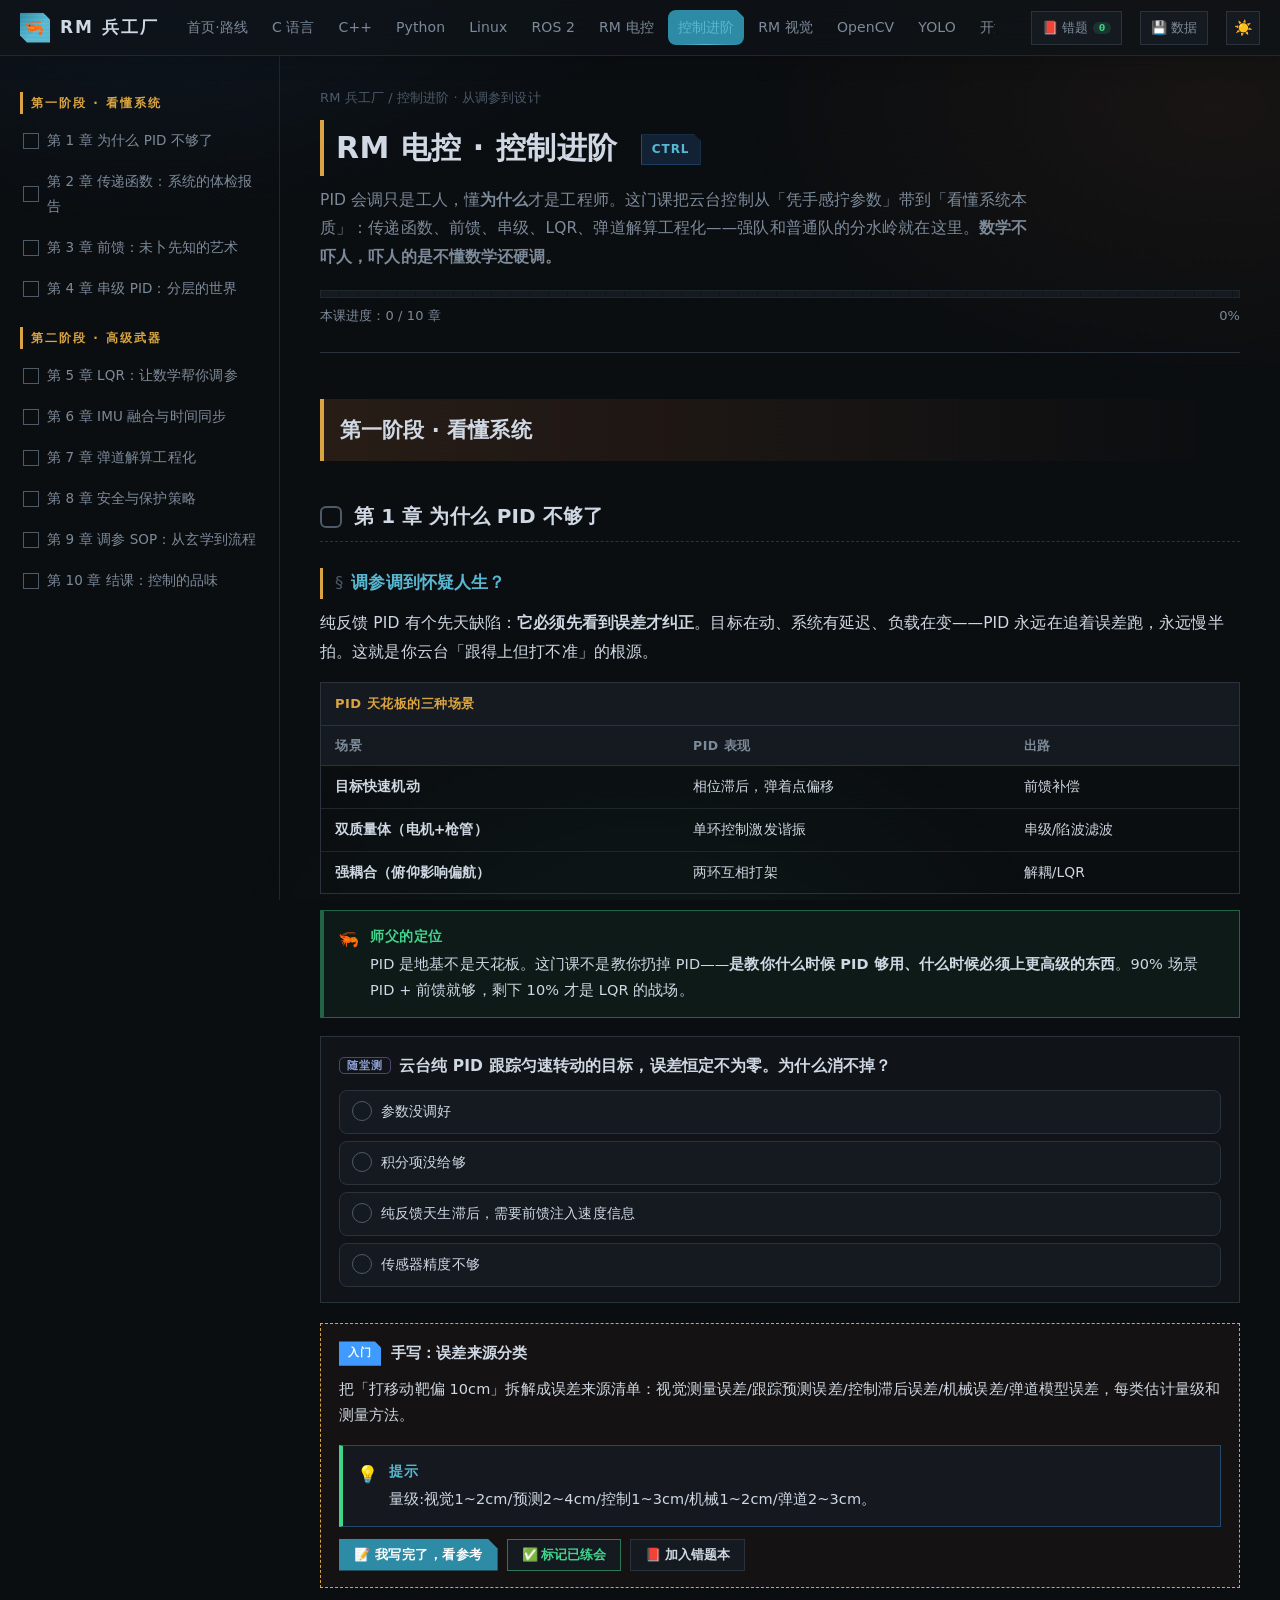
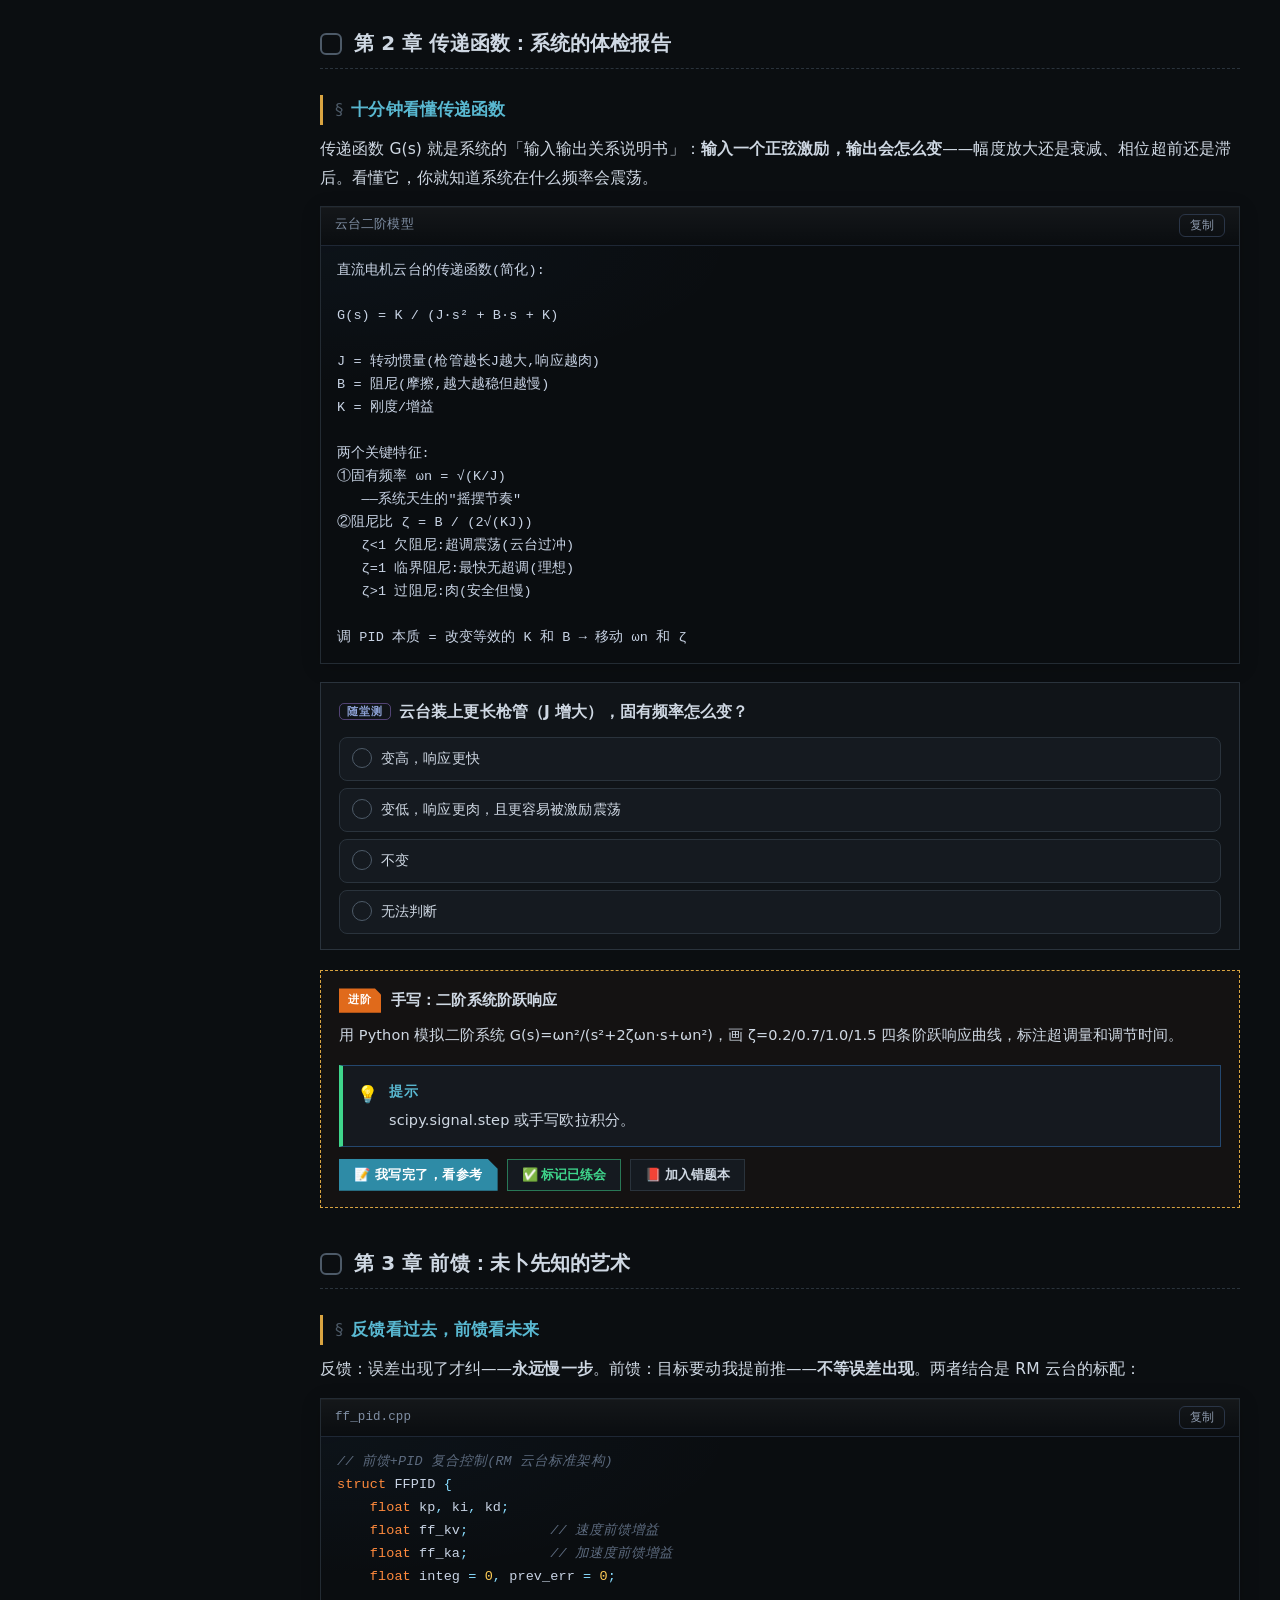
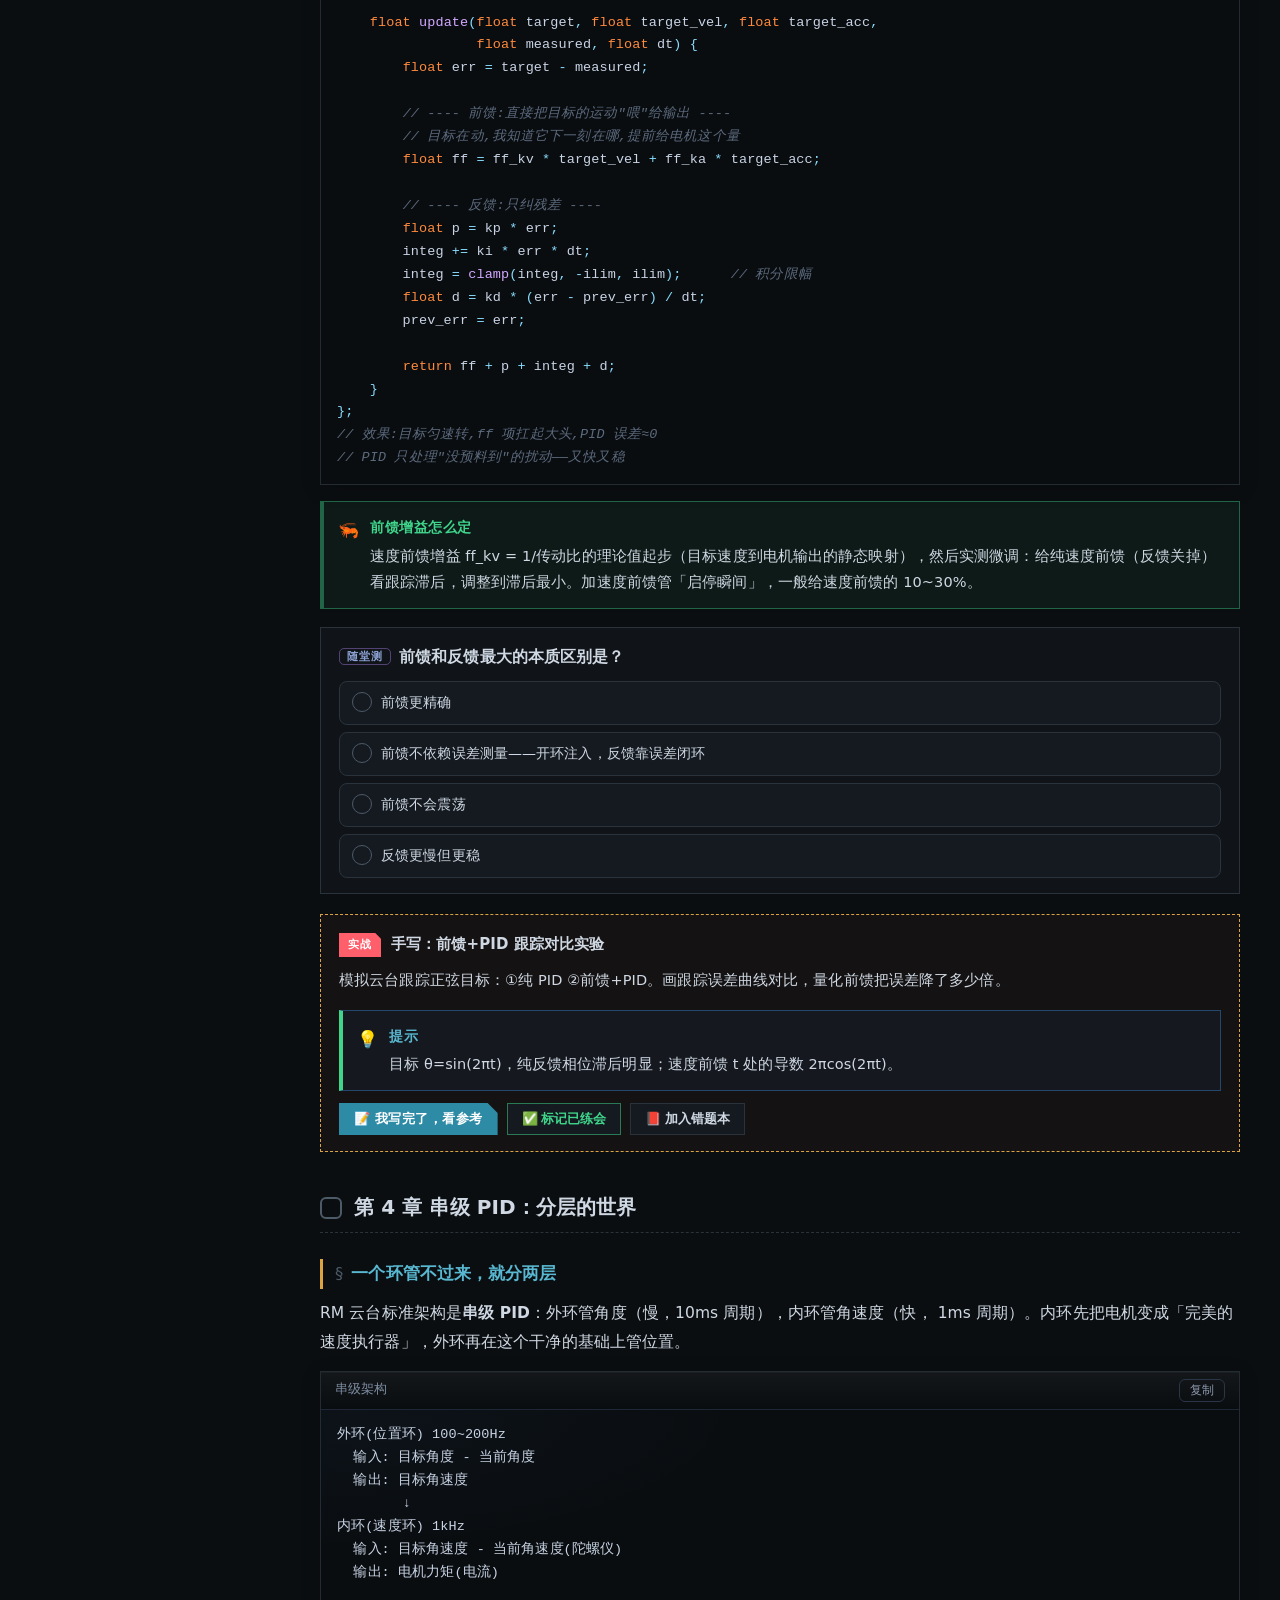
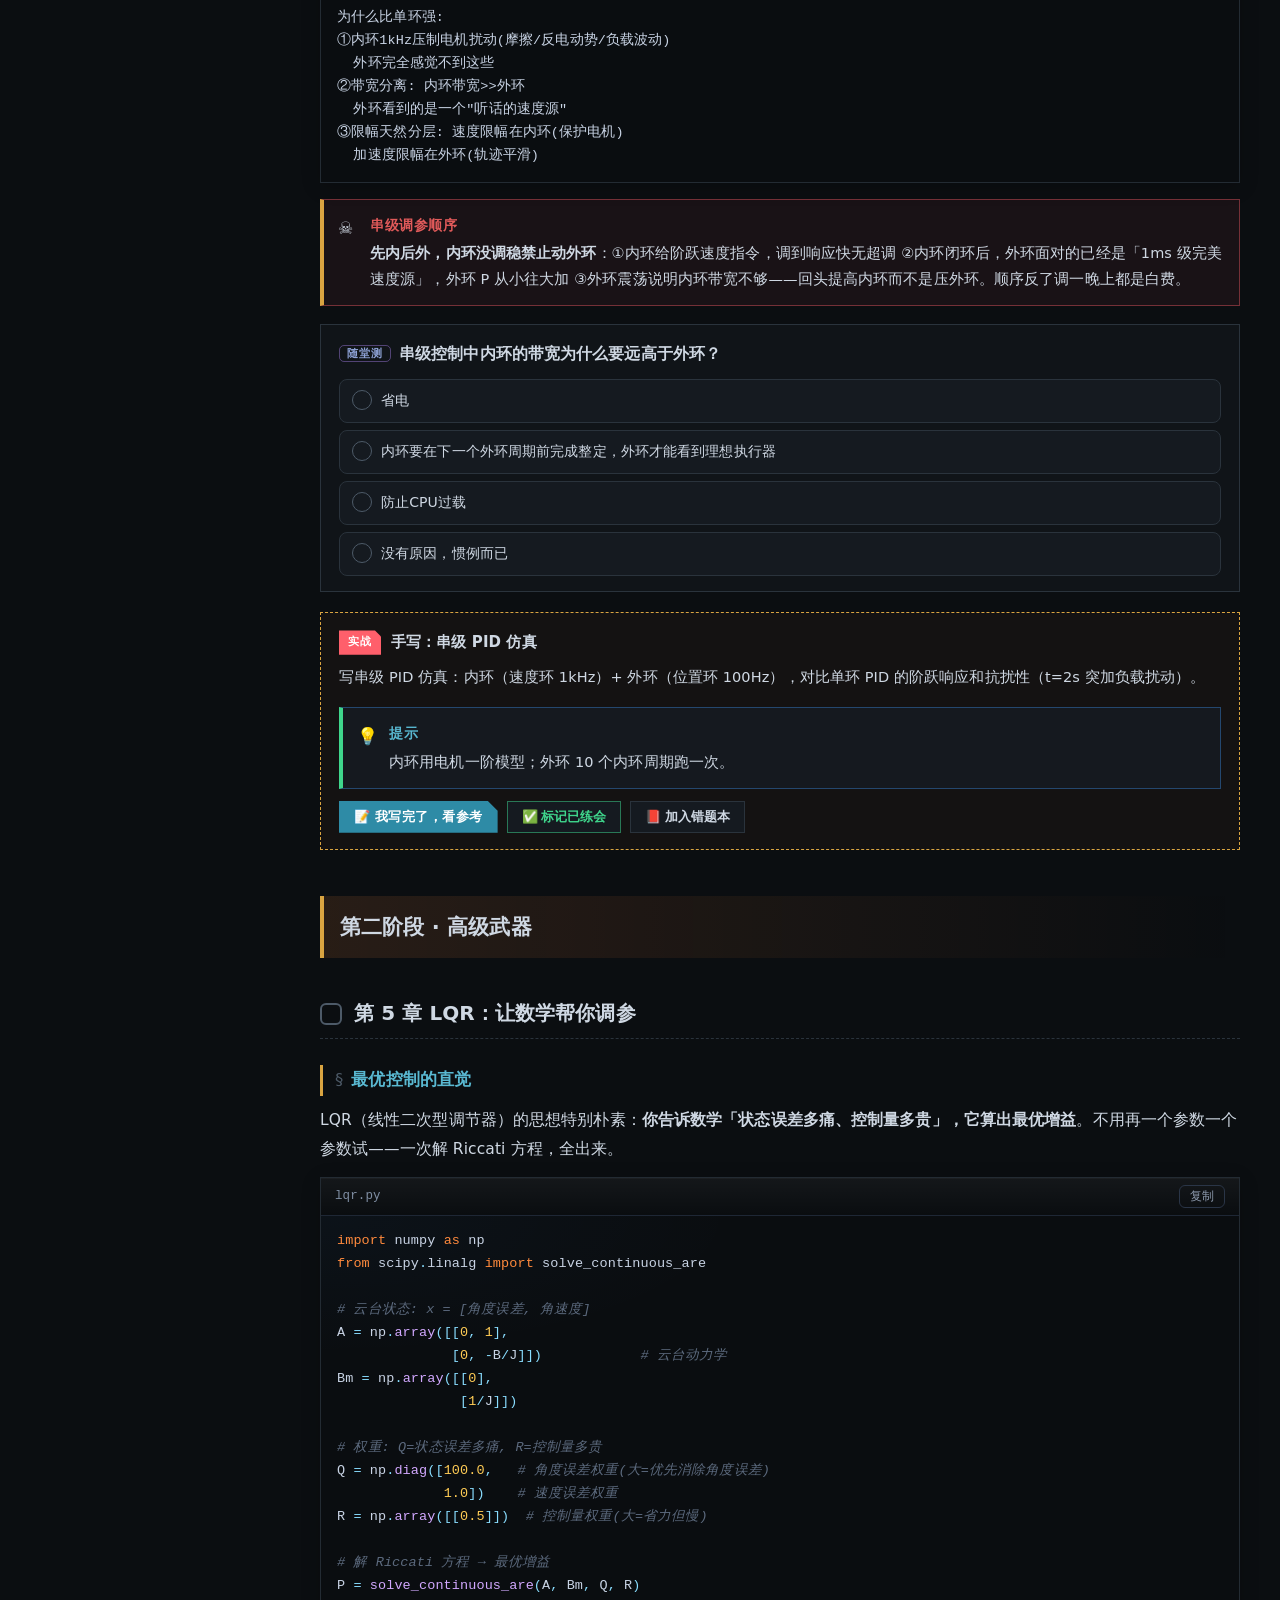
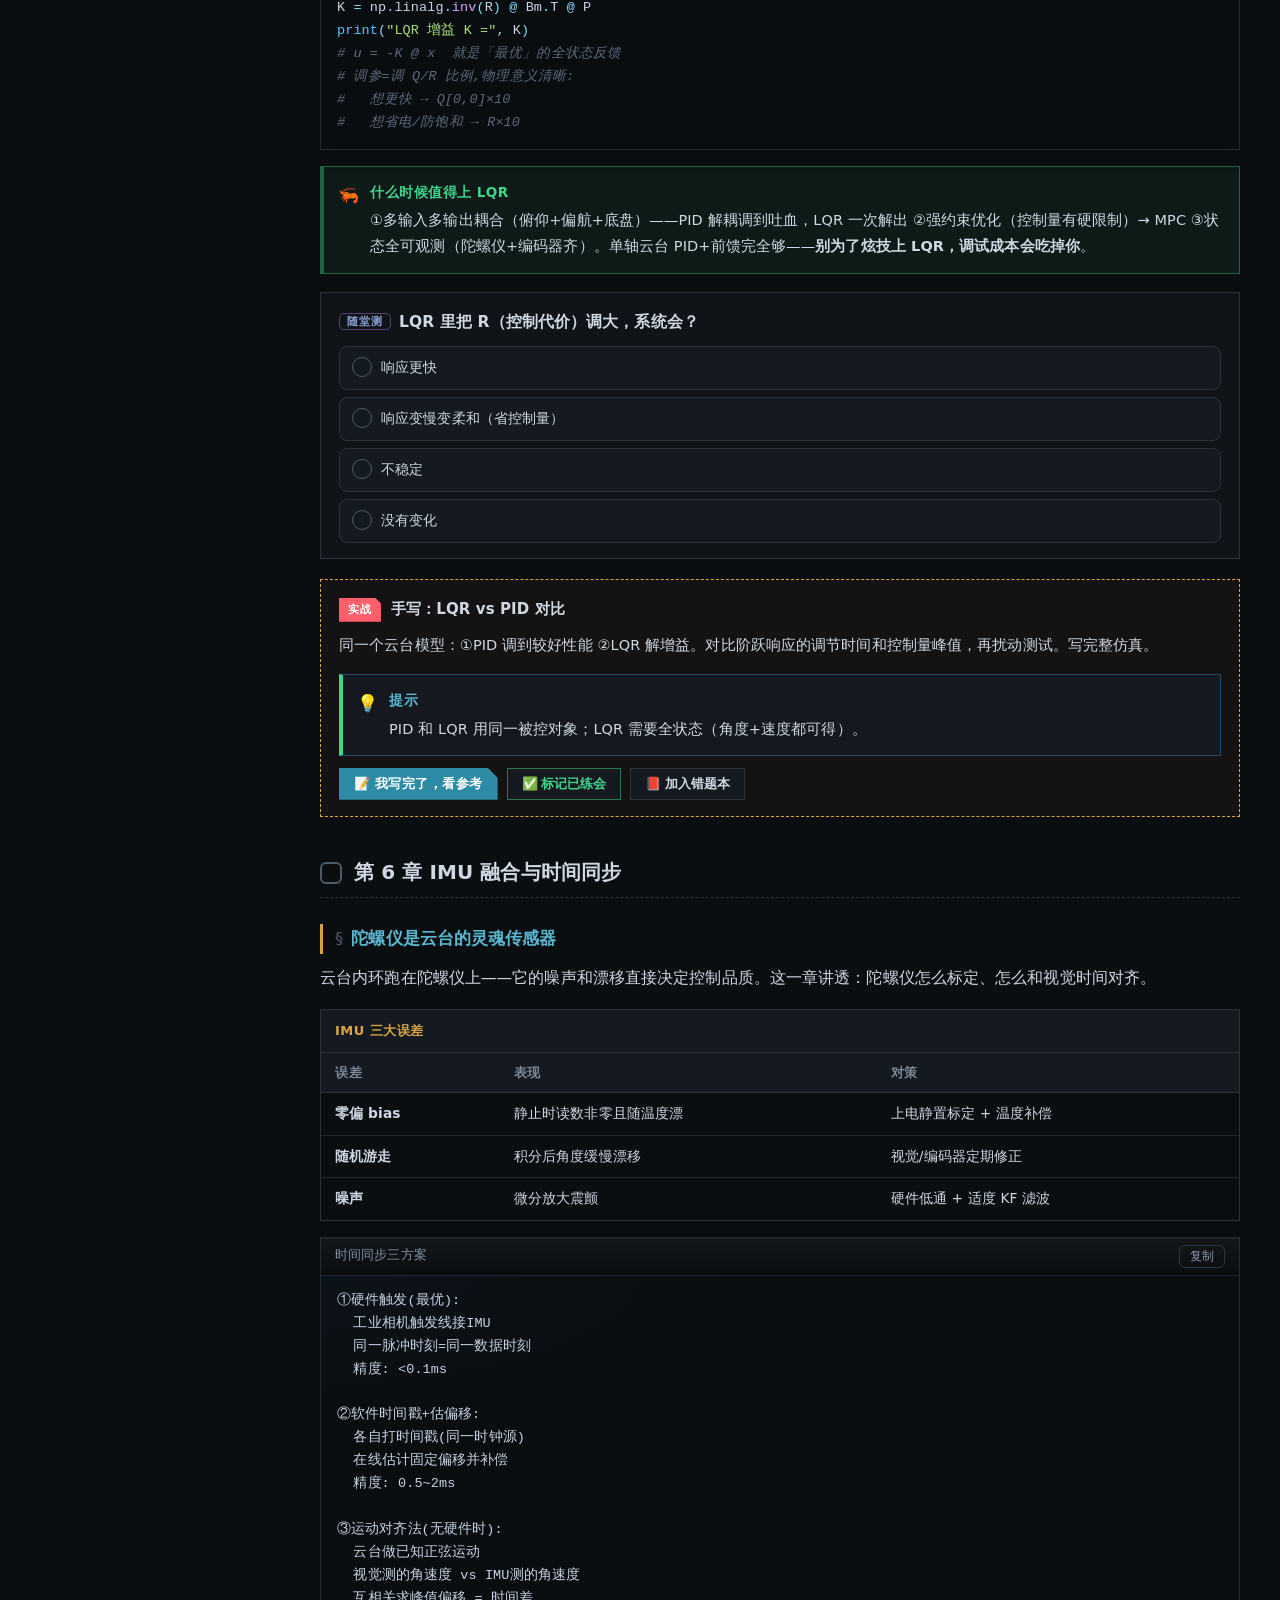
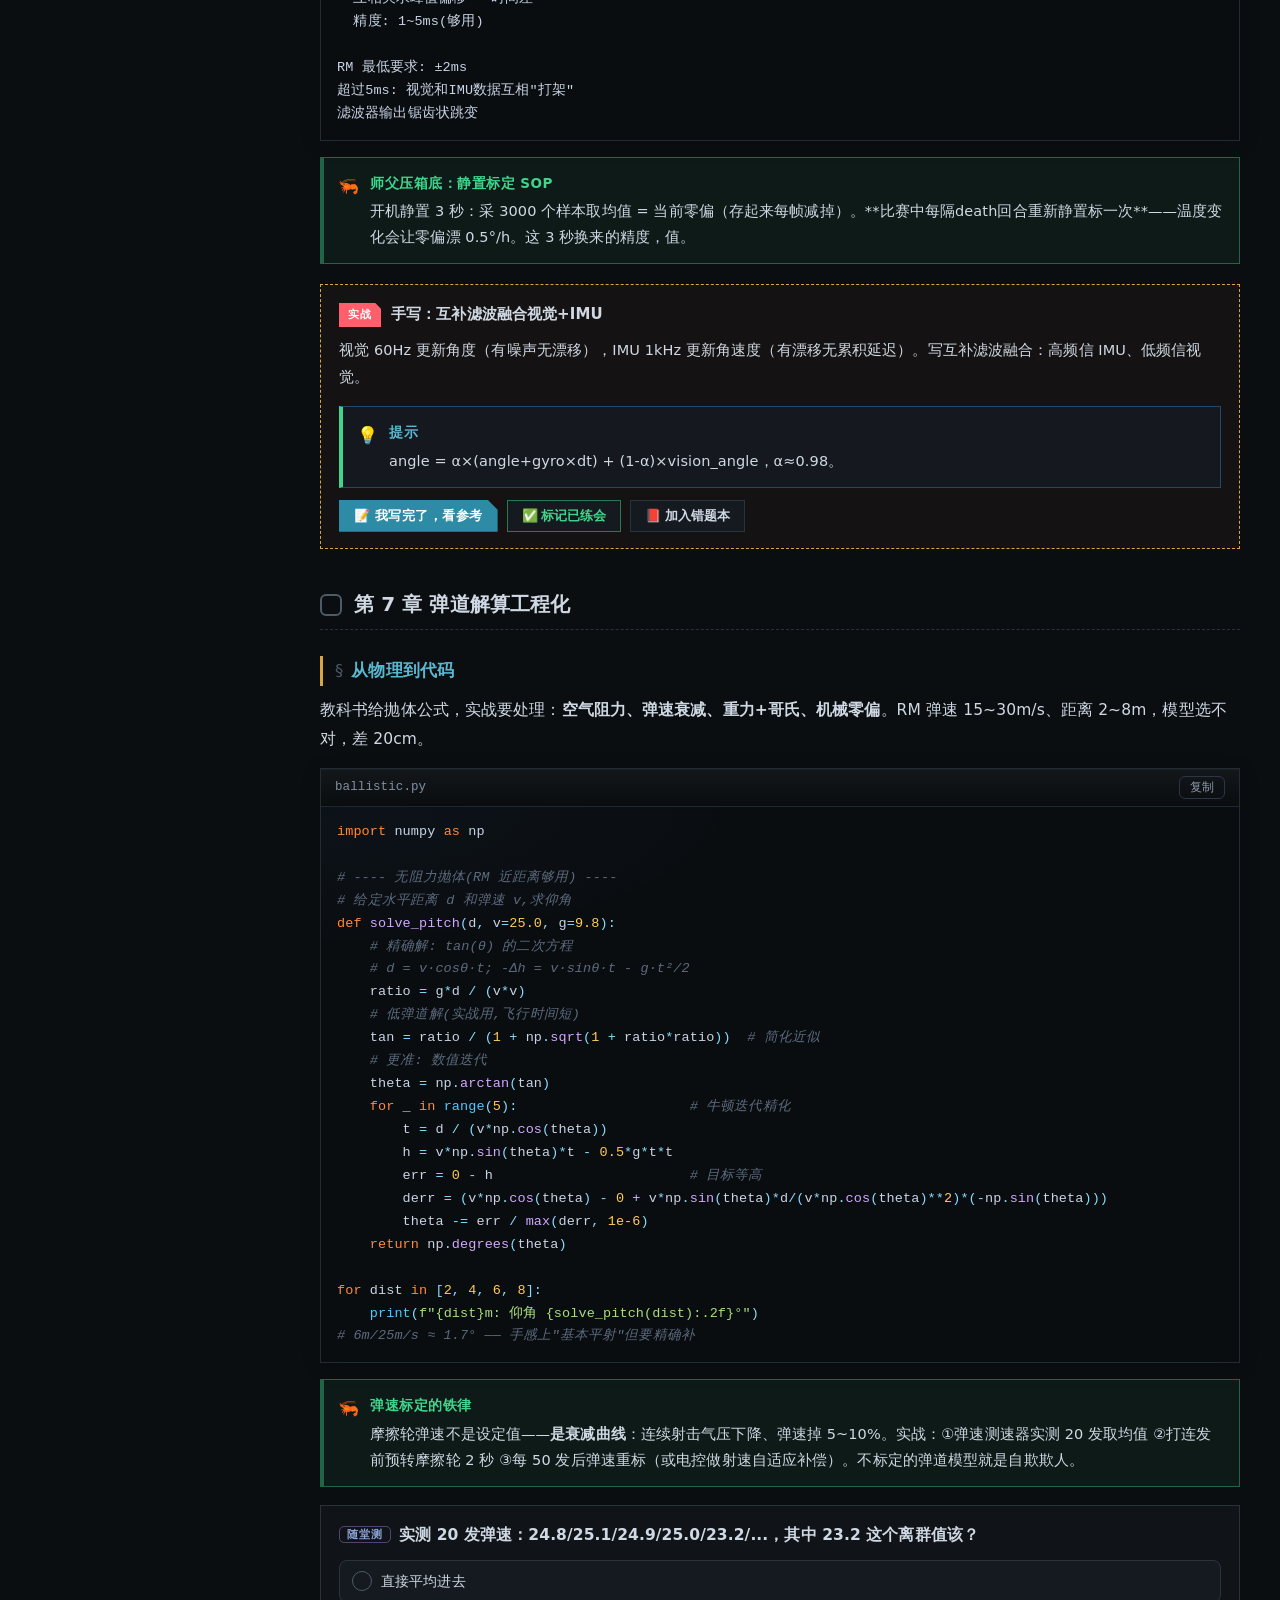
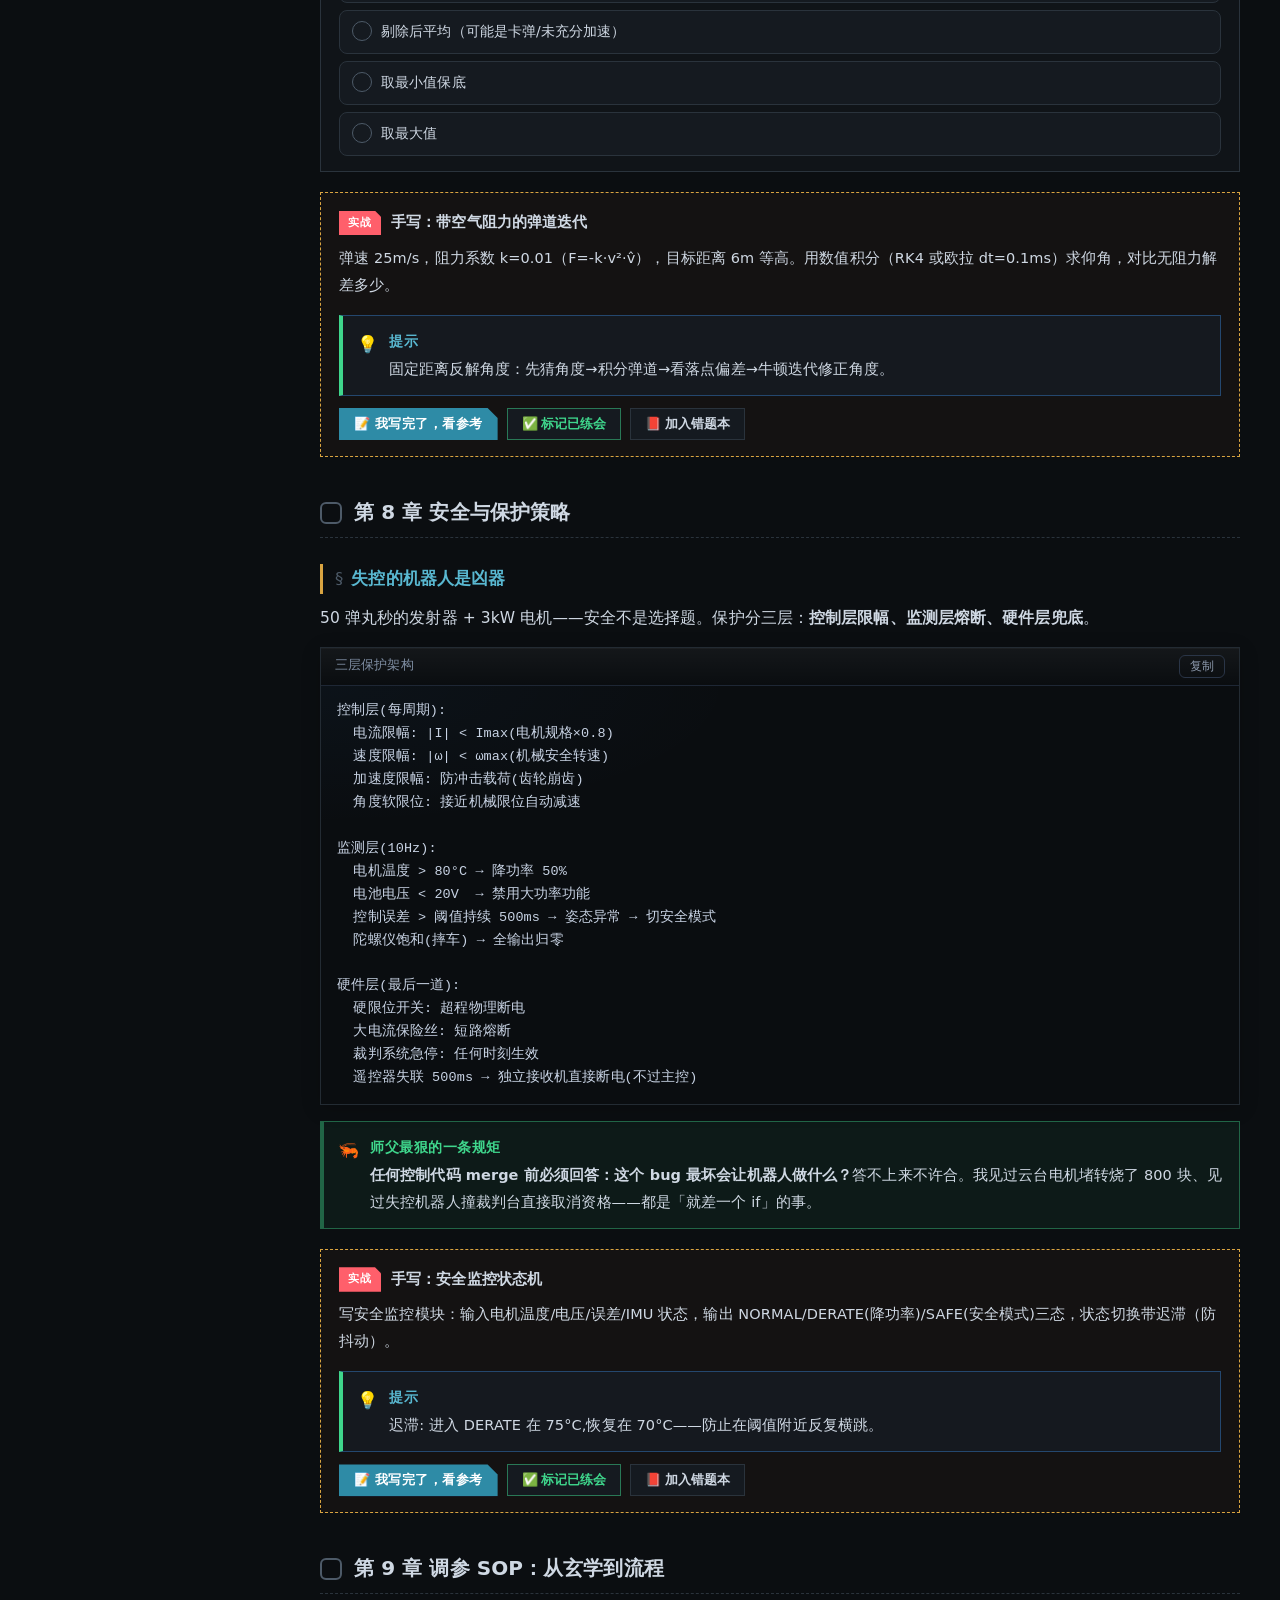
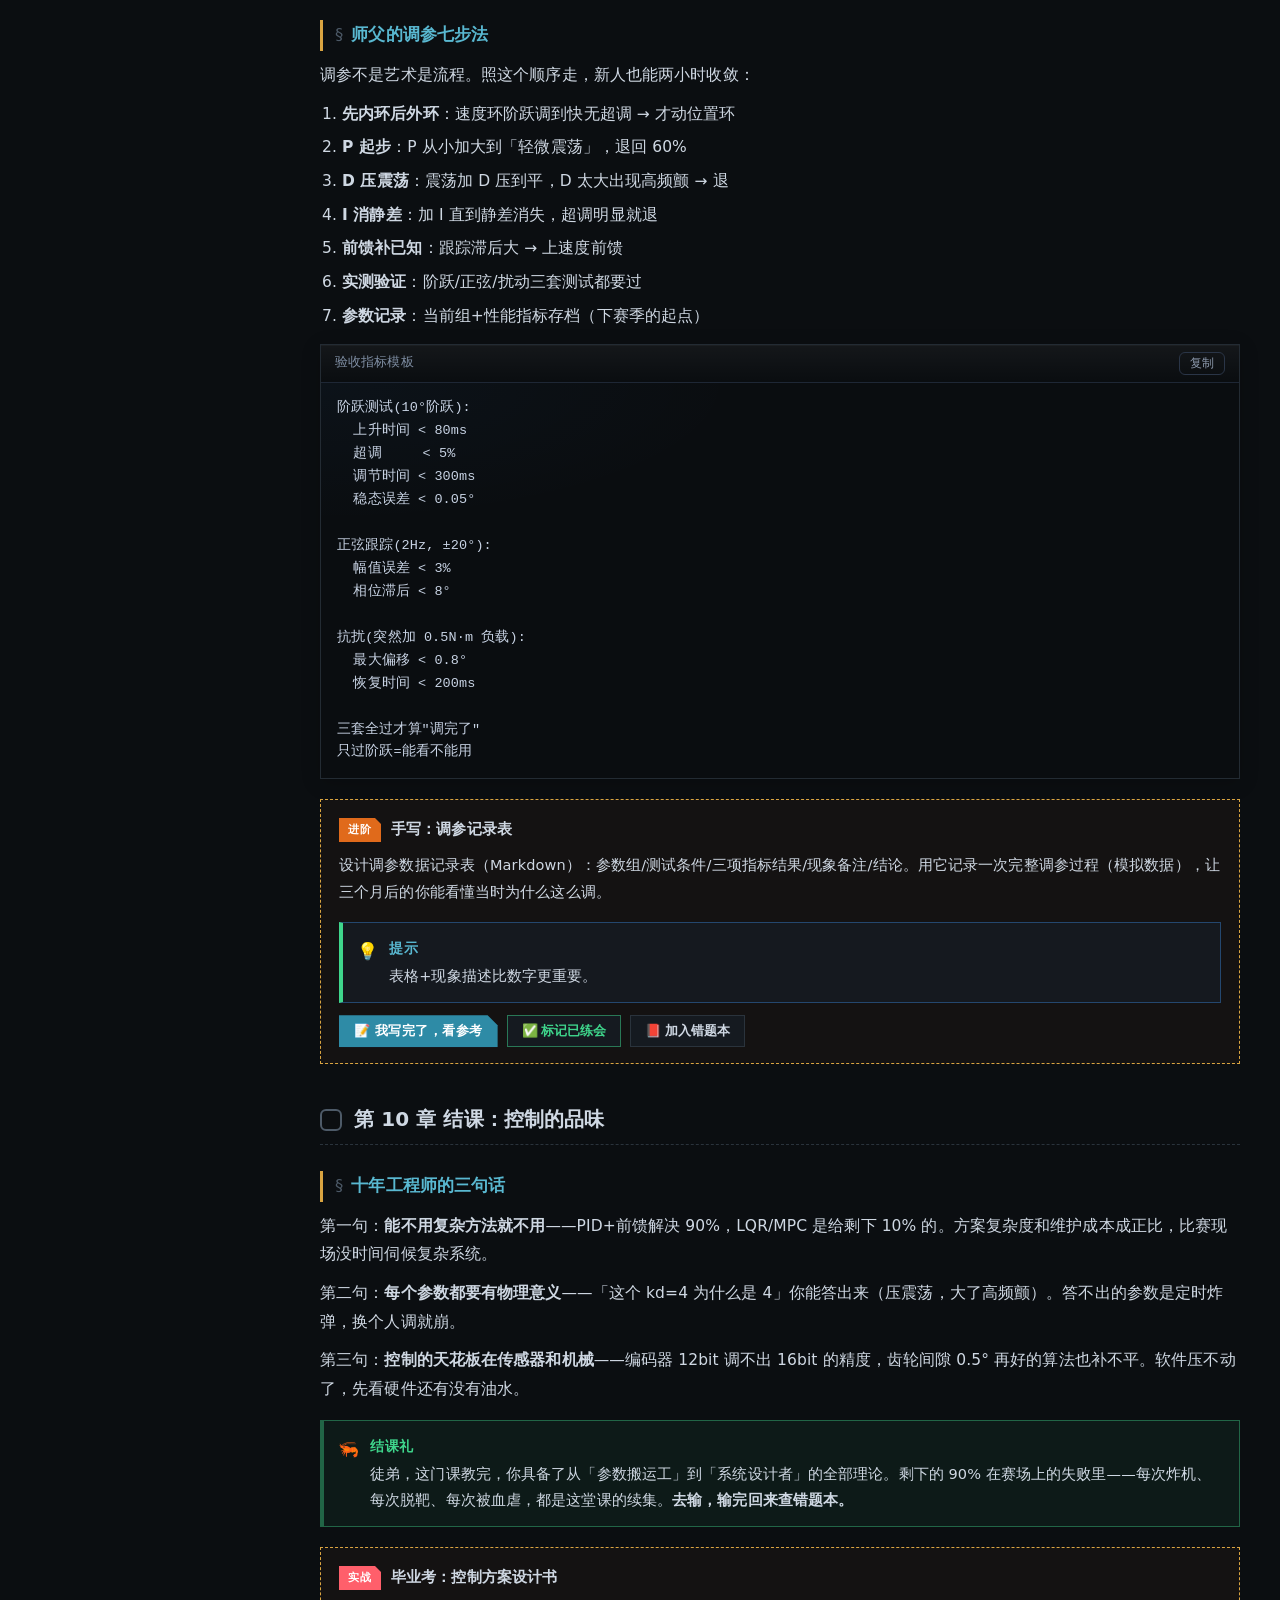
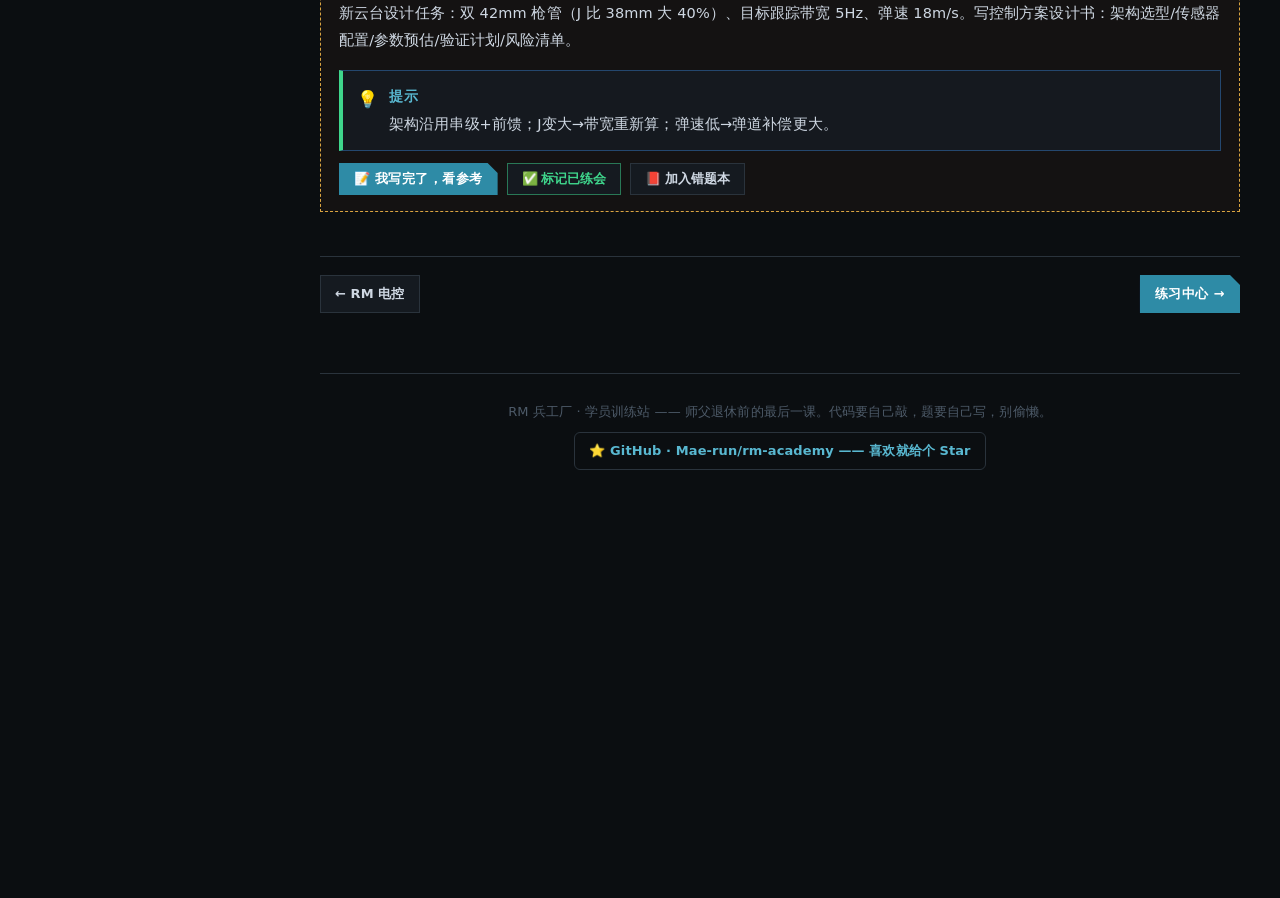
<file: rm-control.html>
<!DOCTYPE html>
<html lang="zh-CN">
<head>
<meta charset="UTF-8">
<meta name="viewport" content="width=device-width, initial-scale=1.0">
<meta http-equiv="Content-Security-Policy" content="default-src 'self'; style-src 'self' 'unsafe-inline'; script-src 'self' 'unsafe-inline'; img-src 'self' data:;">
<title>控制进阶 · RM 兵工厂</title>
<link rel="stylesheet" href="assets/css/style.css">
<link rel="stylesheet" href="assets/css/premium.css">
</head>
<body data-page="cva">
<div class="layout"><main class="content"></main></div>

<script src="assets/js/highlight.js"></script>
<script src="assets/js/app.js"></script>
<script src="assets/js/site-index.js"></script>
<script>
"use strict";

window.PAGE = {
  id: "cva",
  title: "RM 电控 · 控制进阶",
  badge: "CTRL",
  crumb: "控制进阶 · 从调参到设计",
  lead: "PID 会调只是工人，懂<b>为什么</b>才是工程师。这门课把云台控制从「凭手感拧参数」带到「看懂系统本质」：传递函数、前馈、串级、LQR、弹道解算工程化——强队和普通队的分水岭就在这里。<b>数学不吓人，吓人的是不懂数学还硬调。</b>",
  prev: { href: "rm-embedded.html", label: "RM 电控" },
  next: { href: "practice.html", label: "练习中心" },

  stages: [
    { id: "stage-cva-1", title: "第一阶段 · 看懂系统", chapters: [
      { id: "cva-why", title: "第 1 章 为什么 PID 不够了", blocks: [
        H.sub("调参调到怀疑人生？"),
        H.p("纯反馈 PID 有个先天缺陷：<b>它必须先看到误差才纠正</b>。目标在动、系统有延迟、负载在变——PID 永远在追着误差跑，永远慢半拍。这就是你云台「跟得上但打不准」的根源。"),
        H.table("PID 天花板的三种场景", ["场景", "PID 表现", "出路"], [
          ["目标快速机动", "相位滞后，弹着点偏移", "前馈补偿"],
          ["双质量体（电机+枪管）", "单环控制激发谐振", "串级/陷波滤波"],
          ["强耦合（俯仰影响偏航）", "两环互相打架", "解耦/LQR"]
        ]),
        H.note("master", "师父的定位", "PID 是地基不是天花板。这门课不是教你扔掉 PID——<b>是教你什么时候 PID 够用、什么时候必须上更高级的东西</b>。90% 场景 PID + 前馈就够，剩下 10% 才是 LQR 的战场。"),
        H.quiz({
          q: "云台纯 PID 跟踪匀速转动的目标，误差恒定不为零。为什么消不掉？",
          tag: "随堂测",
          opts: ["参数没调好", "积分项没给够", "纯反馈天生滞后，需要前馈注入速度信息", "传感器精度不够"],
          ans: 2,
          explain: "积分项理论上能消恒定误差，但代价是超调和震荡。工程正解是前馈：目标速度已知的部分直接喂给输出，反馈只纠残差——又快又稳。"
        }),
        H.prac({
          id: "cva-p1", level: 1, title: "手写：误差来源分类",
          body: "把「打移动靶偏 10cm」拆解成误差来源清单：视觉测量误差/跟踪预测误差/控制滞后误差/机械误差/弹道模型误差，每类估计量级和测量方法。",
          hint: "量级:视觉1~2cm/预测2~4cm/控制1~3cm/机械1~2cm/弹道2~3cm。",
          solution: H.code("text", "errors.txt", `移动靶偏差 10cm 分解:
①视觉测量误差 ~1.5cm
  测法: 静止靶连续100帧检测中心的标准差
②跟踪预测误差 ~3cm(最大头)
  测法: 慢速靶OK快速靶偏→差值即预测误差
③控制滞后误差 ~2cm
  测法: 阶跃响应, 目标速度×系统延迟(10ms×2m/s)
④机械误差 ~1.5cm
  测法: 静止靶弹着点散布
⑤弹道模型误差 ~2cm
  测法: 不同距离实测落点vs预测落点
→ 优先砍②(预测)和⑤(弹道标定),收益最大`) 
        }),
      ]},
      { id: "cva-tf", title: "第 2 章 传递函数：系统的体检报告", blocks: [
        H.sub("十分钟看懂传递函数"),
        H.p("传递函数 G(s) 就是系统的「输入输出关系说明书」：<b>输入一个正弦激励，输出会怎么变</b>——幅度放大还是衰减、相位超前还是滞后。看懂它，你就知道系统在什么频率会震荡。"),
        H.code("text", "云台二阶模型", `直流电机云台的传递函数(简化):

G(s) = K / (J·s² + B·s + K)

J = 转动惯量(枪管越长J越大,响应越肉)
B = 阻尼(摩擦,越大越稳但越慢)
K = 刚度/增益

两个关键特征:
①固有频率 ωn = √(K/J)
   ——系统天生的"摇摆节奏"
②阻尼比 ζ = B / (2√(KJ))
   ζ<1 欠阻尼:超调震荡(云台过冲)
   ζ=1 临界阻尼:最快无超调(理想)
   ζ>1 过阻尼:肉(安全但慢)

调 PID 本质 = 改变等效的 K 和 B → 移动 ωn 和 ζ`),
        H.quiz({
          q: "云台装上更长枪管（J 增大），固有频率怎么变？",
          tag: "随堂测",
          opts: ["变高，响应更快", "变低，响应更肉，且更容易被激励震荡", "不变", "无法判断"],
          ans: 1,
          explain: "ωn=√(K/J)，J 增大 ωn 降低——系统天生的节奏变慢。同时电机同样的力矩对更大的惯量加速更慢，阶跃响应时间变长。这就是重武器云台要重新调参的原因。"
        }),
        H.prac({
          id: "cva-p2", level: 2, title: "手写：二阶系统阶跃响应",
          body: "用 Python 模拟二阶系统 G(s)=ωn²/(s²+2ζωn·s+ωn²)，画 ζ=0.2/0.7/1.0/1.5 四条阶跃响应曲线，标注超调量和调节时间。",
          hint: "scipy.signal.step 或手写欧拉积分。",
          solution: H.code("python", "step.py", `import numpy as np
import matplotlib.pyplot as plt

def step_response(zeta, wn=10.0, t_end=2.0, dt=0.001):
    t = np.arange(0, t_end, dt)
    # 离散化二阶系统: y'' + 2ζωn y' + ωn² y = ωn² u
    y = np.zeros_like(t); dy = 0.0
    for i in range(1, len(t)):
        ddy = wn*wn*(1.0 - y[i-1]) - 2*zeta*wn*dy
        dy += ddy * dt
        y[i] = y[i-1] + dy * dt
    return t, y

fig, ax = plt.subplots(figsize=(9, 5))
for z, c in [(0.2,'r'), (0.7,'g'), (1.0,'b'), (1.5,'m')]:
    t, y = step_response(z)
    os = (y.max()-1)*100          # 超调量%
    ax.plot(t, y, c, label=f"ζ={z} 超调{os:.0f}%")
ax.axhline(1, ls='--', c='k', alpha=.4)
ax.set_xlabel("时间(s)"); ax.set_ylabel("响应")
ax.set_title("二阶系统阶跃响应 vs 阻尼比")
ax.legend(); ax.grid(alpha=.3)
plt.savefig("step_response.png", dpi=110)
# ζ=0.7 是工程最优:超调~5%且上升快`) 
        }),
      ]},
      { id: "cva-ff", title: "第 3 章 前馈：未卜先知的艺术", blocks: [
        H.sub("反馈看过去，前馈看未来"),
        H.p("反馈：误差出现了才纠——<b>永远慢一步</b>。前馈：目标要动我提前推——<b>不等误差出现</b>。两者结合是 RM 云台的标配："),
        H.code("cpp", "ff_pid.cpp", `// 前馈+PID 复合控制(RM 云台标准架构)
struct FFPID {
    float kp, ki, kd;
    float ff_kv;          // 速度前馈增益
    float ff_ka;          // 加速度前馈增益
    float integ = 0, prev_err = 0;

    float update(float target, float target_vel, float target_acc,
                 float measured, float dt) {
        float err = target - measured;

        // ---- 前馈:直接把目标的运动"喂"给输出 ----
        // 目标在动,我知道它下一刻在哪,提前给电机这个量
        float ff = ff_kv * target_vel + ff_ka * target_acc;

        // ---- 反馈:只纠残差 ----
        float p = kp * err;
        integ += ki * err * dt;
        integ = clamp(integ, -ilim, ilim);      // 积分限幅
        float d = kd * (err - prev_err) / dt;
        prev_err = err;

        return ff + p + integ + d;
    }
};
// 效果:目标匀速转,ff 项扛起大头,PID 误差≈0
// PID 只处理"没预料到"的扰动——又快又稳`),
        H.note("master", "前馈增益怎么定", "速度前馈增益 ff_kv = 1/传动比的理论值起步（目标速度到电机输出的静态映射），然后实测微调：给纯速度前馈（反馈关掉）看跟踪滞后，调整到滞后最小。加速度前馈管「启停瞬间」，一般给速度前馈的 10~30%。"),
        H.quiz({
          q: "前馈和反馈最大的本质区别是？",
          tag: "随堂测",
          opts: ["前馈更精确", "前馈不依赖误差测量——开环注入，反馈靠误差闭环", "前馈不会震荡", "反馈更慢但更稳"],
          ans: 1,
          explain: "前馈是开环的：从目标模型直接算输出，不需要知道系统实际状态。好处零延迟，坏处模型不准就白搭——所以永远前馈+反馈配合：前馈管已知，反馈兜未知。"
        }),
        H.prac({
          id: "cva-p3", level: 3, featured: true, title: "手写：前馈+PID 跟踪对比实验",
          body: "模拟云台跟踪正弦目标：①纯 PID ②前馈+PID。画跟踪误差曲线对比，量化前馈把误差降了多少倍。",
          hint: "目标 θ=sin(2πt)，纯反馈相位滞后明显；速度前馈 t 处的导数 2πcos(2πt)。",
          solution: H.code("python", "ff_sim.py", `import numpy as np

class PID:
    def __init__(s, kp, ki, kd):
        s.kp,s.ki,s.kd = kp,ki,kd; s.i=0; s.pe=0
    def step(s, e, dt):
        s.i = np.clip(s.i + s.ki*e*dt, -5, 5)
        d = (e - s.pe)/dt; s.pe = e
        return s.kp*e + s.i + s.kd*d

dt, T = 0.001, 3.0
t = np.arange(0, T, dt)
target = np.sin(2*np.pi*t)                 # 目标正弦
tvel    = 2*np.pi*np.cos(2*np.pi*t)        # 目标速度(前馈用)
tacc    = -(2*np.pi)**2 * np.sin(2*np.pi*t)

def simulate(use_ff, ff_kv=1.0, ff_ka=0.15):
    pid = PID(kp=60, ki=80, kd=2)
    y, dy = 0.0, 0.0
    err_hist = []
    J, B = 0.02, 0.4                         # 云台模型
    for i in range(len(t)):
        e = target[i] - y
        u = pid.step(e, dt)
        if use_ff:
            u += ff_kv*tvel[i] + ff_ka*tacc[i]
        ddy = (u - B*dy) / J                 # 动力学
        dy += ddy*dt; y += dy*dt
        err_hist.append(abs(e))
    return np.array(err_hist)

e1 = simulate(False)
e2 = simulate(True)
print(f"纯PID  平均误差 {e1[500:].mean():.4f} rad")
print(f"前馈+PID 平均误差 {e2[500:].mean():.4f} rad")
print(f"误差降低 {(1-e2[500:].mean()/e1[500:].mean())*100:.0f}%")
# 典型结果: 前馈把跟踪误差降 70~90%`) 
        }),
      ]},
      { id: "cva-cascade", title: "第 4 章 串级 PID：分层的世界", blocks: [
        H.sub("一个环管不过来，就分两层"),
        H.p("RM 云台标准架构是<b>串级 PID</b>：外环管角度（慢，10ms 周期），内环管角速度（快， 1ms 周期）。内环先把电机变成「完美的速度执行器」，外环再在这个干净的基础上管位置。"),
        H.code("text", "串级架构", `外环(位置环) 100~200Hz
  输入: 目标角度 - 当前角度
  输出: 目标角速度
        ↓
内环(速度环) 1kHz
  输入: 目标角速度 - 当前角速度(陀螺仪)
  输出: 电机力矩(电流)

为什么比单环强:
①内环1kHz压制电机扰动(摩擦/反电动势/负载波动)
  外环完全感觉不到这些
②带宽分离: 内环带宽>>外环
  外环看到的是一个"听话的速度源"
③限幅天然分层: 速度限幅在内环(保护电机)
  加速度限幅在外环(轨迹平滑)`),
        H.note("pitfall", "串级调参顺序", "<b>先内后外，内环没调稳禁止动外环</b>：①内环给阶跃速度指令，调到响应快无超调 ②内环闭环后，外环面对的已经是「1ms 级完美速度源」，外环 P 从小往大加 ③外环震荡说明内环带宽不够——回头提高内环而不是压外环。顺序反了调一晚上都是白费。"),
        H.quiz({
          q: "串级控制中内环的带宽为什么要远高于外环？",
          tag: "随堂测",
          opts: ["省电", "内环要在下一个外环周期前完成整定，外环才能看到理想执行器", "防止CPU过载", "没有原因，惯例而已"],
          ans: 1,
          explain: "带宽分离原则：内环带宽≥外环 5~10 倍。内环响应够快，外环采样时刻看到的执行状态已经是稳态——两层解耦各自独立设计。内环慢于外环 = 两环耦合打架，震荡没得救。"
        }),
        H.prac({
          id: "cva-p4", level: 3, title: "手写：串级 PID 仿真",
          body: "写串级 PID 仿真：内环（速度环 1kHz）+ 外环（位置环 100Hz），对比单环 PID 的阶跃响应和抗扰性（t=2s 突加负载扰动）。",
          hint: "内环用电机一阶模型；外环 10 个内环周期跑一次。",
          solution: H.code("python", "cascade.py", `import numpy as np

def clamp(x, lo, hi): return max(lo, min(hi, x))

class PID:
    def __init__(s,kp,ki,kd,ilim=10):
        s.kp,s.ki,s.kd,s.ilim=kp,ki,kd,ilim;s.i=0;s.pe=None
    def __call__(s,e,dt):
        s.i=clamp(s.i+s.ki*e*dt,-s.ilim,s.ilim)
        d=0 if s.pe is None else (e-s.pe)/dt
        s.pe=e
        return s.kp*e+s.i+s.kd*d

# 电机模型: 一阶 dy/dt = (u - B*y - disturbance)/J
J, B = 0.02, 0.3

def run(cascade=True, T=4.0):
    dt = 0.001
    inner = PID(kp=2.0, ki=30, kd=0)      # 速度环
    outer = PID(kp=40, ki=0, kd=0.5)      # 位置环
    single = PID(kp=180, ki=200, kd=8)    # 单环(调到同等上升时间)
    y = dy = 0.0
    tgt = 1.0
    log = []
    for step in range(int(T/dt)):
        t = step*dt
        disturb = 3.0 if t > 2.0 else 0.0  # t=2s 负载扰动
        if cascade:
            if step % 10 == 0:              # 外环 100Hz
                vel_cmd = outer(tgt - y, dt*10)
                vel_cmd = clamp(vel_cmd, -8, 8)
            u = inner(vel_cmd - dy, dt)     # 内环 1kHz
        else:
            u = single(tgt - y, dt)
        ddy = (u - B*dy - disturb)/J
        dy += ddy*dt; y += dy*dt
        log.append((t, y))
    return np.array(log)

for name, cas in [("串级", True), ("单环", False)]:
    log = run(cas)
    settle = log[np.abs(log[:,1]-1)<0.05][:,0]
    print(f"{name}: 调节时间 {settle[0] if len(settle) else float('inf'):.2f}s"
          f" | 扰动后稳态误差 {abs(log[-1,1]-1):.3f}")
# 串级: 扰动被内环1ms压制,位置几乎不动
# 单环: 扰动直接打进位置,肉眼可见掉一下`) 
        }),
      ]},
    ]},

    { id: "stage-cva-2", title: "第二阶段 · 高级武器", chapters: [
      { id: "cva-lqr", title: "第 5 章 LQR：让数学帮你调参", blocks: [
        H.sub("最优控制的直觉"),
        H.p("LQR（线性二次型调节器）的思想特别朴素：<b>你告诉数学「状态误差多痛、控制量多贵」，它算出最优增益</b>。不用再一个参数一个参数试——一次解 Riccati 方程，全出来。"),
        H.code("python", "lqr.py", `import numpy as np
from scipy.linalg import solve_continuous_are

# 云台状态: x = [角度误差, 角速度]
A = np.array([[0, 1],
              [0, -B/J]])            # 云台动力学
Bm = np.array([[0],
               [1/J]])

# 权重: Q=状态误差多痛, R=控制量多贵
Q = np.diag([100.0,   # 角度误差权重(大=优先消除角度误差)
             1.0])    # 速度误差权重
R = np.array([[0.5]])  # 控制量权重(大=省力但慢)

# 解 Riccati 方程 → 最优增益
P = solve_continuous_are(A, Bm, Q, R)
K = np.linalg.inv(R) @ Bm.T @ P
print("LQR 增益 K =", K)
# u = -K @ x  就是「最优」的全状态反馈
# 调参=调 Q/R 比例,物理意义清晰:
#   想更快 → Q[0,0]×10
#   想省电/防饱和 → R×10`),
        H.note("master", "什么时候值得上 LQR", "①多输入多输出耦合（俯仰+偏航+底盘）——PID 解耦调到吐血，LQR 一次解出 ②强约束优化（控制量有硬限制）→ MPC ③状态全可观测（陀螺仪+编码器齐）。单轴云台 PID+前馈完全够——<b>别为了炫技上 LQR，调试成本会吃掉你</b>。"),
        H.quiz({
          q: "LQR 里把 R（控制代价）调大，系统会？",
          tag: "随堂测",
          opts: ["响应更快", "响应变慢变柔和（省控制量）", "不稳定", "没有变化"],
          ans: 1,
          explain: "R 大 = 控制量「贵」，最优解倾向于少用力——响应平缓、电机电流小。反过来 R 小允许大力出奇迹，响应快但费电且容易饱和。Q/R 的比值就是「性能 vs 成本」的旋钮。"
        }),
        H.prac({
          id: "cva-p5", level: 3, featured: true, title: "手写：LQR vs PID 对比",
          body: "同一个云台模型：①PID 调到较好性能 ②LQR 解增益。对比阶跃响应的调节时间和控制量峰值，再扰动测试。写完整仿真。",
          hint: "PID 和 LQR 用同一被控对象；LQR 需要全状态（角度+速度都可得）。",
          solution: H.code("python", "vs.py", `import numpy as np
from scipy.linalg import solve_continuous_are

J, B = 0.02, 0.3
A = np.array([[0,1],[0,-B/J]]); Bm = np.array([[0],[1/J]])

# --- LQR ---
Q = np.diag([200, 2]); R = np.array([[0.3]])
P = solve_continuous_are(A, Bm, Q, R)
K = (np.linalg.inv(R)@Bm.T@P).flatten()

def sim_lqr(T=3.0):
    x = np.array([1.0, 0.0]); dt=0.001; log=[]
    for i in range(int(T/dt)):
        u = -K @ x
        dx = A@x + Bm.flatten()*u
        x = x + dx*dt
        log.append((i*dt, x[0], u))
    return np.array(log)

def sim_pid(kp=200, ki=250, kd=12, T=3.0):
    x1, x2 = 1.0, 0.0; integ=0; pe=None; dt=0.001; log=[]
    for i in range(int(T/dt)):
        e = x1
        integ = np.clip(integ+ki*e*dt, -8, 8)
        d = 0 if pe is None else (e-pe)/dt; pe = e
        u = kp*e + integ + kd*d
        dx1 = x2
        dx2 = (u - B*x2)/J
        x1 += dx1*dt; x2 += dx2*dt
        log.append((i*dt, x1, u))
    return np.array(log)

for name, log in [("LQR", sim_lqr()), ("PID", sim_pid())]:
    settle = log[np.abs(log[:,1])<0.05][:,0]
    print(f"{name}: 调节 {settle[0] if len(settle) else -1:.2f}s"
          f" | 峰值控制量 {np.abs(log[:,2]).max():.1f}")
# LQR 通常调节更短+控制量更平滑——因为它是全局最优的`) 
        }),
      ]},
      { id: "cva-imu", title: "第 6 章 IMU 融合与时间同步", blocks: [
        H.sub("陀螺仪是云台的灵魂传感器"),
        H.p("云台内环跑在陀螺仪上——它的噪声和漂移直接决定控制品质。这一章讲透：陀螺仪怎么标定、怎么和视觉时间对齐。"),
        H.table("IMU 三大误差", ["误差", "表现", "对策"], [
          ["零偏 bias", "静止时读数非零且随温度漂", "上电静置标定 + 温度补偿"],
          ["随机游走", "积分后角度缓慢漂移", "视觉/编码器定期修正"],
          ["噪声", "微分放大震颤", "硬件低通 + 适度 KF 滤波"]
        ]),
        H.code("text", "时间同步三方案", `①硬件触发(最优):
  工业相机触发线接IMU
  同一脉冲时刻=同一数据时刻
  精度: <0.1ms

②软件时间戳+估偏移:
  各自打时间戳(同一时钟源)
  在线估计固定偏移并补偿
  精度: 0.5~2ms

③运动对齐法(无硬件时):
  云台做已知正弦运动
  视觉测的角速度 vs IMU测的角速度
  互相关求峰值偏移 = 时间差
  精度: 1~5ms(够用)

RM 最低要求: ±2ms
超过5ms: 视觉和IMU数据互相"打架"
滤波器输出锯齿状跳变`),
        H.note("master", "师父压箱底：静置标定 SOP", "开机静置 3 秒：采 3000 个样本取均值 = 当前零偏（存起来每帧减掉）。**比赛中每隔death回合重新静置标一次**——温度变化会让零偏漂 0.5°/h。这 3 秒换来的精度，值。"),
        H.prac({
          id: "cva-p6", level: 3, featured: true, title: "手写：互补滤波融合视觉+IMU",
          body: "视觉 60Hz 更新角度（有噪声无漂移），IMU 1kHz 更新角速度（有漂移无累积延迟）。写互补滤波融合：高频信 IMU、低频信视觉。",
          hint: "angle = α×(angle+gyro×dt) + (1-α)×vision_angle，α≈0.98。",
          solution: H.code("python", "cf.py", `import numpy as np

class ComplementaryFilter:
    def __init__(s, alpha=0.98):
        s.alpha = alpha
        s.angle = None
    def update(s, dt, gyro_z, vision_angle=None):
        # 高频: 陀螺仪积分(快但漂)
        if s.angle is None:
            s.angle = vision_angle if vision_angle is not None else 0.0
        s.angle += gyro_z * dt
        # 低频: 视觉观测(慢但准)拉回漂移
        if vision_angle is not None:
            s.angle = s.alpha*s.angle + (1-s.alpha)*vision_angle
        return s.angle

# 模拟: 真值 30s 转 90°
dt = 0.001; T = 30.0
steps = int(T/dt)
cf = ComplementaryFilter(0.98)
true_a = np.zeros(steps)
for i in range(steps):
    true_a[i] = 90.0 * min(i*dt/T, 1.0)

gyro = np.gradient(true_a)/dt + 0.02 + np.random.normal(0, 0.05, steps)  # 零偏+噪声
vision = true_a + np.random.normal(0, 0.5, steps)                        # 视觉噪声
vision[::60] = vision[::60]                                              # 60Hz更新

out = np.zeros(steps)
for i in range(steps):
    v = vision[i] if i % 60 == 0 else None
    out[i] = cf.update(dt, gyro[i], v)
print(f"纯IMU漂移: {abs(np.gradient(true_a).mean()*0 - 0.02*T):.2f}°")
print(f"融合误差: {abs(out[-1]-true_a[-1]):.3f}°") 
# 互补滤波: 误差<0.5°,纯IMU早漂没了`) 
        }),
      ]},
      { id: "cva-ballistic", title: "第 7 章 弹道解算工程化", blocks: [
        H.sub("从物理到代码"),
        H.p("教科书给抛体公式，实战要处理：<b>空气阻力、弹速衰减、重力+哥氏、机械零偏</b>。RM 弹速 15~30m/s、距离 2~8m，模型选不对，差 20cm。"),
        H.code("python", "ballistic.py", `import numpy as np

# ---- 无阻力抛体(RM 近距离够用) ----
# 给定水平距离 d 和弹速 v,求仰角
def solve_pitch(d, v=25.0, g=9.8):
    # 精确解: tan(θ) 的二次方程
    # d = v·cosθ·t; -Δh = v·sinθ·t - g·t²/2
    ratio = g*d / (v*v)
    # 低弹道解(实战用,飞行时间短)
    tan = ratio / (1 + np.sqrt(1 + ratio*ratio))  # 简化近似
    # 更准: 数值迭代
    theta = np.arctan(tan)
    for _ in range(5):                     # 牛顿迭代精化
        t = d / (v*np.cos(theta))
        h = v*np.sin(theta)*t - 0.5*g*t*t
        err = 0 - h                        # 目标等高
        derr = (v*np.cos(theta) - 0 + v*np.sin(theta)*d/(v*np.cos(theta)**2)*(-np.sin(theta)))
        theta -= err / max(derr, 1e-6)
    return np.degrees(theta)

for dist in [2, 4, 6, 8]:
    print(f"{dist}m: 仰角 {solve_pitch(dist):.2f}°")
# 6m/25m/s ≈ 1.7° —— 手感上"基本平射"但要精确补`),
        H.note("master", "弹速标定的铁律", "摩擦轮弹速不是设定值——<b>是衰减曲线</b>：连续射击气压下降、弹速掉 5~10%。实战：①弹速测速器实测 20 发取均值 ②打连发前预转摩擦轮 2 秒 ③每 50 发后弹速重标（或电控做射速自适应补偿）。不标定的弹道模型就是自欺欺人。"),
        H.quiz({
          q: "实测 20 发弹速：24.8/25.1/24.9/25.0/23.2/...，其中 23.2 这个离群值该？",
          tag: "随堂测",
          opts: ["直接平均进去", "剔除后平均（可能是卡弹/未充分加速）", "取最小值保底", "取最大值"],
          ans: 1,
          explain: "离群值通常是异常射击（弹未入位/摩擦轮抖动），不代表正常弹道。剔除后平均才是有效弹速。但离群率 >10% 说明摩擦轮系统有问题，要修机械而不是修数据。"
        }),
        H.prac({
          id: "cva-p7", level: 3, featured: true, title: "手写：带空气阻力的弹道迭代",
          body: "弹速 25m/s，阻力系数 k=0.01（F=-k·v²·v̂），目标距离 6m 等高。用数值积分（RK4 或欧拉 dt=0.1ms）求仰角，对比无阻力解差多少。",
          hint: "固定距离反解角度：先猜角度→积分弹道→看落点偏差→牛顿迭代修正角度。",
          solution: H.code("python", "drag.py", `import numpy as np

K, G, V = 0.01, 9.8, 25.0

def fly(angle_deg, d_target=6.0, dt=0.0001):
    th = np.radians(angle_deg)
    x, y, vx, vy = 0.0, 0.0, V*np.cos(th), V*np.sin(th)
    while x < d_target and y > -0.5:
        v = np.hypot(vx, vy)
        ax = -K*v*vx; ay = -G - K*v*vy
        vx += ax*dt; vy += ay*dt
        x += vx*dt;  y += vy*dt
    return y                        # 落点高度(目标=0)

def solve(d=6.0):
    th = 2.0                        # 初值:无阻力近似解
    for _ in range(12):             # 二分/割线法
        h = fly(th, d)
        if abs(h) < 1e-4: break
        h2 = fly(th + 0.01, d)
        slope = (h2 - h) / 0.01
        th -= h / slope
    return th

angle = solve()
print(f"带阻力解: {angle:.3f}°")
print(f"无阻力解: {2*np.degrees(np.arctan(9.8*6/625/(1+np.sqrt(1+(9.8*6/625)**2)))):.3f}°")
print(f"差值: {abs(angle-2*np.degrees(np.arctan(9.8*6/625/(1+np.sqrt(1+(9.8*6/625)**2))))):.3f}° = 6m处 {np.sin(np.radians(abs(angle-2)))*6*100:.1f}cm")
# 阻力使所需仰角更大,6m差约0.1~0.3°≈1~3cm——8m外不可忽略`) 
        }),
      ]},
      { id: "cva-protect", title: "第 8 章 安全与保护策略", blocks: [
        H.sub("失控的机器人是凶器"),
        H.p("50 弹丸秒的发射器 + 3kW 电机——安全不是选择题。保护分三层：<b>控制层限幅、监测层熔断、硬件层兜底</b>。"),
        H.code("text", "三层保护架构", `控制层(每周期):
  电流限幅: |I| < Imax(电机规格×0.8)
  速度限幅: |ω| < ωmax(机械安全转速)
  加速度限幅: 防冲击载荷(齿轮崩齿)
  角度软限位: 接近机械限位自动减速

监测层(10Hz):
  电机温度 > 80°C → 降功率 50%
  电池电压 < 20V  → 禁用大功率功能
  控制误差 > 阈值持续 500ms → 姿态异常 → 切安全模式
  陀螺仪饱和(摔车) → 全输出归零

硬件层(最后一道):
  硬限位开关: 超程物理断电
  大电流保险丝: 短路熔断
  裁判系统急停: 任何时刻生效
  遥控器失联 500ms → 独立接收机直接断电(不过主控)`),
        H.note("master", "师父最狠的一条规矩", "<b>任何控制代码 merge 前必须回答：这个 bug 最坏会让机器人做什么？</b>答不上来不许合。我见过云台电机堵转烧了 800 块、见过失控机器人撞裁判台直接取消资格——都是「就差一个 if」的事。"),
        H.prac({
          id: "cva-p8", level: 3, title: "手写：安全监控状态机",
          body: "写安全监控模块：输入电机温度/电压/误差/IMU 状态，输出 NORMAL/DERATE(降功率)/SAFE(安全模式)三态，状态切换带迟滞（防抖动）。",
          hint: "迟滞: 进入 DERATE 在 75°C,恢复在 70°C——防止在阈值附近反复横跳。",
          solution: H.code("cpp", "safety.cpp", `enum class State { NORMAL, DERATE, SAFE };

class SafetyMonitor {
    // 迟滞阈值
    static constexpr float TEMP_DERATE_ON  = 75.0f;
    static constexpr float TEMP_DERATE_OFF = 70.0f;
    static constexpr float TEMP_SAFE       = 95.0f;
    static constexpr float VOLT_MIN        = 20.0f;
    static constexpr float ERR_MAX_MS      = 500.0f;   // 误差超限时长

    State state = State::NORMAL;
    float err_over_ms = 0.0f;

public:
    // 10Hz 调用
    State update(float temp, float volt, float ctrl_err, bool imu_saturated) {
        // ---- 熔断条件(任一立即进 SAFE) ----
        if (temp > TEMP_SAFE || volt < VOLT_MIN || imu_saturated) {
            state = State::SAFE;
            return state;
        }
        // ---- 误差超限计时 ----
        if (ctrl_err > 0.5f) err_over_ms += 100.0f;
        else                 err_over_ms = 0.0f;
        if (err_over_ms > ERR_MAX_MS) state = State::SAFE;

        // ---- 降功率(带迟滞) ----
        if (state == State::NORMAL && temp > TEMP_DERATE_ON)
            state = State::DERATE;
        else if (state == State::DERATE && temp < TEMP_DERATE_OFF)
            state = State::NORMAL;   // 恢复也要迟滞

        return state;
    }

    float power_scale() const {
        switch (state) {
            case State::NORMAL: return 1.0f;
            case State::DERATE: return 0.5f;
            case State::SAFE:   return 0.0f;
        }
        return 0.0f;
    }
};`) 
        }),
      ]},
      { id: "cva-tuning", title: "第 9 章 调参 SOP：从玄学到流程", blocks: [
        H.sub("师父的调参七步法"),
        H.p("调参不是艺术是流程。照这个顺序走，新人也能两小时收敛："),
        H.ol([
          "<b>先内环后外环</b>：速度环阶跃调到快无超调 → 才动位置环",
          "<b>P 起步</b>：P 从小加大到「轻微震荡」，退回 60%",
          "<b>D 压震荡</b>：震荡加 D 压到平，D 太大出现高频颤 → 退",
          "<b>I 消静差</b>：加 I 直到静差消失，超调明显就退",
          "<b>前馈补已知</b>：跟踪滞后大 → 上速度前馈",
          "<b>实测验证</b>：阶跃/正弦/扰动三套测试都要过",
          "<b>参数记录</b>：当前组+性能指标存档（下赛季的起点）"
        ]),
        H.code("text", "验收指标模板", `阶跃测试(10°阶跃):
  上升时间 < 80ms
  超调     < 5%
  调节时间 < 300ms
  稳态误差 < 0.05°

正弦跟踪(2Hz, ±20°):
  幅值误差 < 3%
  相位滞后 < 8°

抗扰(突然加 0.5N·m 负载):
  最大偏移 < 0.8°
  恢复时间 < 200ms

三套全过才算"调完了"
只过阶跃=能看不能用`),
        H.prac({
          id: "cva-p9", level: 2, featured: true, title: "手写：调参记录表",
          body: "设计调参数据记录表（Markdown）：参数组/测试条件/三项指标结果/现象备注/结论。用它记录一次完整调参过程（模拟数据），让三个月后的你能看懂当时为什么这么调。",
          hint: "表格+现象描述比数字更重要。",
          solution: H.code("text", "tuning_log.md", `# 云台调参记录 2026-10-02

## 环境
枪管: 新38mm, 弹速标定 25.2m/s
供电: 满电 25.1V

| 组 | kp | ki | kd | 上升 | 超调 | 备注 |
|----|-----|-----|-----|------|------|------|
| 1 | 80 | 0 | 0 | 220ms | 0% | 太肉,上不去 |
| 2 | 160 | 0 | 0 | 110ms | 0% | 还能加 |
| 3 | 240 | 0 | 0 | 70ms | 12% | 震荡了,回退 |
| 4 | 200 | 0 | 0 | 85ms | 3% | **P锁定 200** |
| 5 | 200 | 0 | 4 | 85ms | 1% | D压住残余震荡 |
| 6 | 200 | 0 | 8 | 85ms | 1% | 高频颤(D过大),D回4 |
| 7 | 200 | 60 | 4 | 82ms | 4% | I消静差,轻微超调可接受 |

## 最终: kp=200 ki=60 kd=4 + 速度前馈0.9
## 遗留: 满弹匣比空弹匣响应慢5%(重量变化)
        → 下次实验: 前馈按弹匣重量分档`) 
        }),
      ]},
      { id: "cva-summary", title: "第 10 章 结课：控制的品味", blocks: [
        H.sub("十年工程师的三句话"),
        H.p("第一句：<b>能不用复杂方法就不用</b>——PID+前馈解决 90%，LQR/MPC 是给剩下 10% 的。方案复杂度和维护成本成正比，比赛现场没时间伺候复杂系统。"),
        H.p("第二句：<b>每个参数都要有物理意义</b>——「这个 kd=4 为什么是 4」你能答出来（压震荡，大了高频颤）。答不出的参数是定时炸弹，换个人调就崩。"),
        H.p("第三句：<b>控制的天花板在传感器和机械</b>——编码器 12bit 调不出 16bit 的精度，齿轮间隙 0.5° 再好的算法也补不平。软件压不动了，先看硬件还有没有油水。"),
        H.note("master", "结课礼", "徒弟，这门课教完，你具备了从「参数搬运工」到「系统设计者」的全部理论。剩下的 90% 在赛场上的失败里——每次炸机、每次脱靶、每次被血虐，都是这堂课的续集。<b>去输，输完回来查错题本。</b>"),
        H.prac({
          id: "cva-p10", level: 3, featured: true, title: "毕业考：控制方案设计书",
          body: "新云台设计任务：双 42mm 枪管（J 比 38mm 大 40%）、目标跟踪带宽 5Hz、弹速 18m/s。写控制方案设计书：架构选型/传感器配置/参数预估/验证计划/风险清单。",
          hint: "架构沿用串级+前馈；J变大→带宽重新算；弹速低→弹道补偿更大。",
          solution: H.code("text", "design.txt", `RM 云台控制方案设计书(42mm双管)

一、需求分析
  负载: J=0.028 kg·m²(比38单管+40%)
  跟踪带宽: ≥5Hz(小陀螺1.6r/s=2.5Hz,留一倍)
  弹速: 18m/s → 6m飞行0.33s,下坠54cm(必须精补)

二、架构
  串级PID+双前馈(速度+重力矩)
  外环位置100Hz / 内环速度1kHz
  LQR评估过: 单轴耦合弱,PID够,不引入复杂度

三、传感器
  编码器17bit(0.003°) —— J大后精度要求不降
  IMU 1kHz 低噪版 —— 内环数据源
  弹速测速器 —— 18m/s下落点对弹速敏感度翻倍

四、关键参数预估
  内环: kp≈2.5(按J折算),带宽≥60Hz
  外环: kp≈35起,目标调节<120ms(J大放宽)
  重力前馈: 双管不平衡力矩实测后查表
  弹道: 18m/s时6m仰角≈3.1°(vs25m/s的1.7°)
    → 仰角分辨率要求提高到0.05°

五、验证计划
  阶跃/正弦/扰动三件套 + 连发100发弹速衰减曲线
  满弹匣vs空弹匣对比(重量J变化)

六、风险
  ①J大导致内环带宽吃紧 → 电机换大一档或减速比调整
  ②双管不对称力矩 → 静平衡配重先行
  ③弹速衰减大 → 摩擦轮压力重新标定+射速自适应`) 
        }),
      ]},
    ]},
  ]
};
</script>
</body>
</html>
</file>
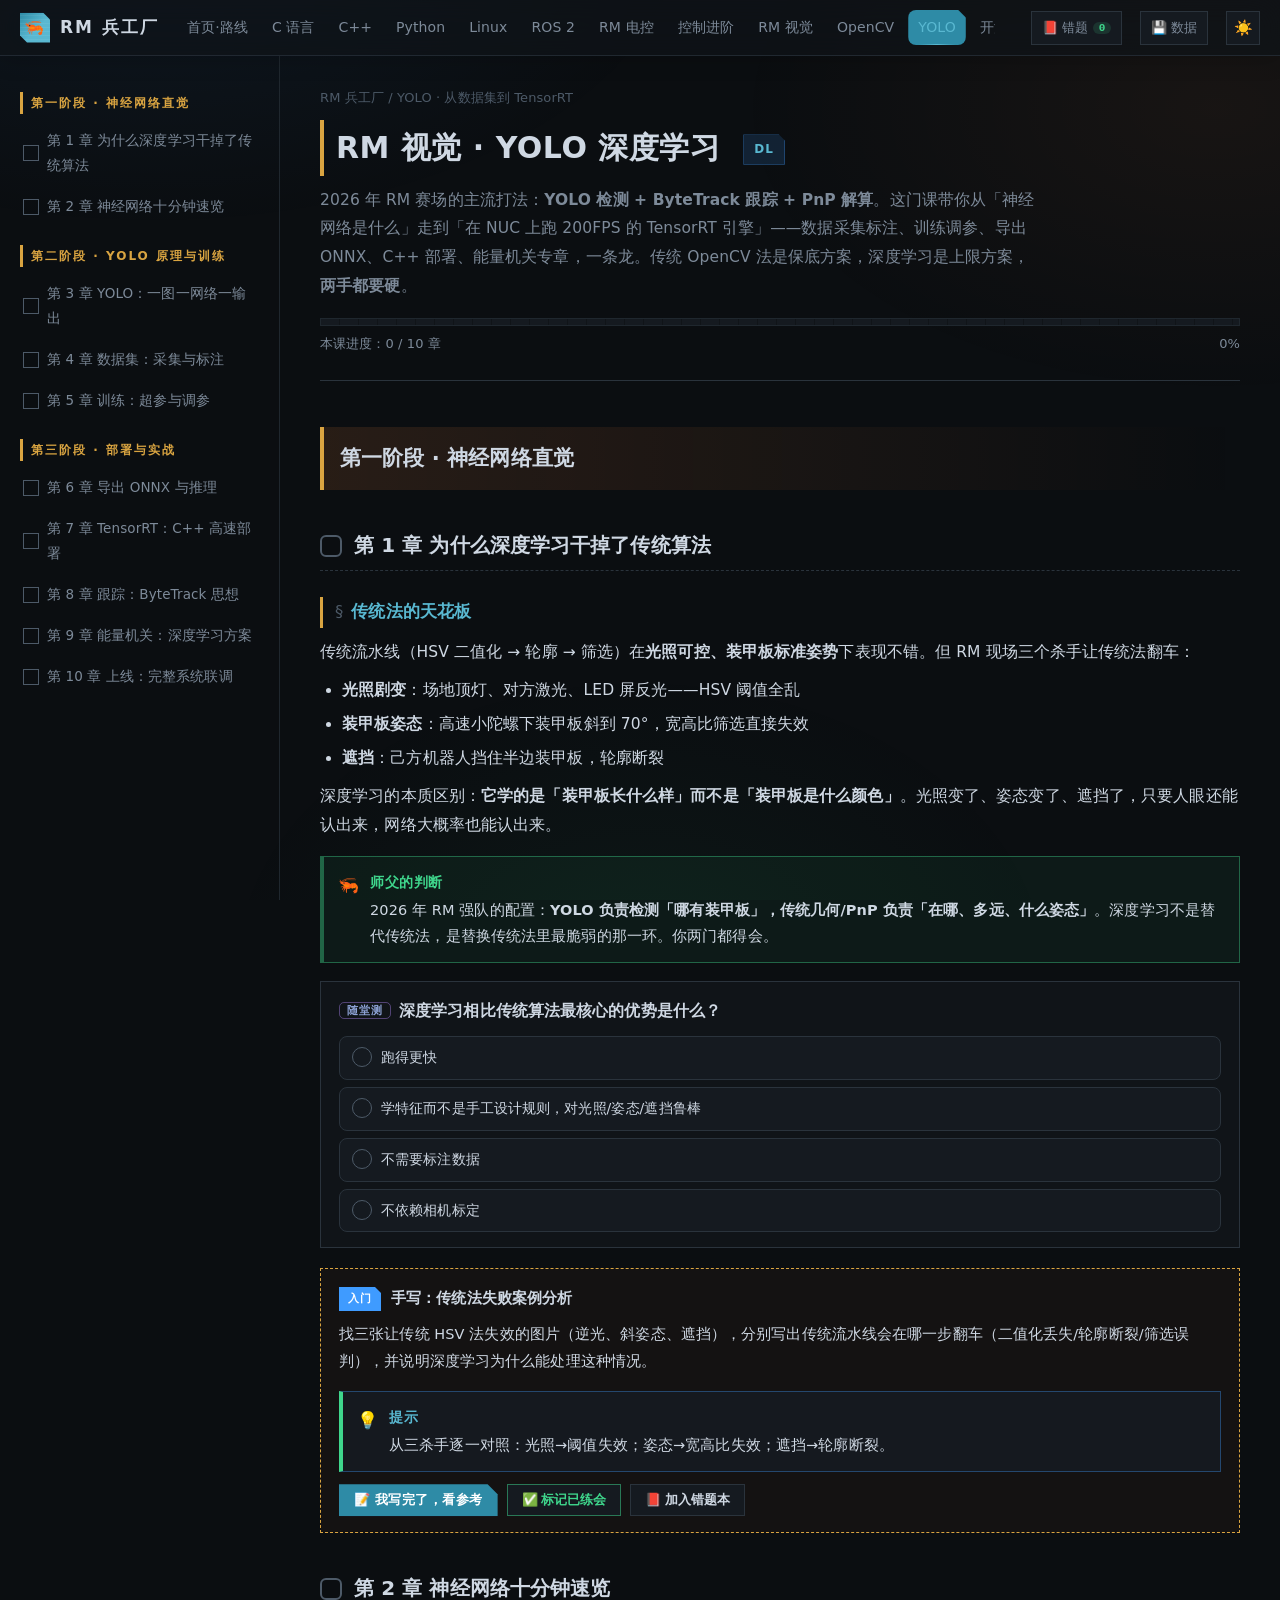
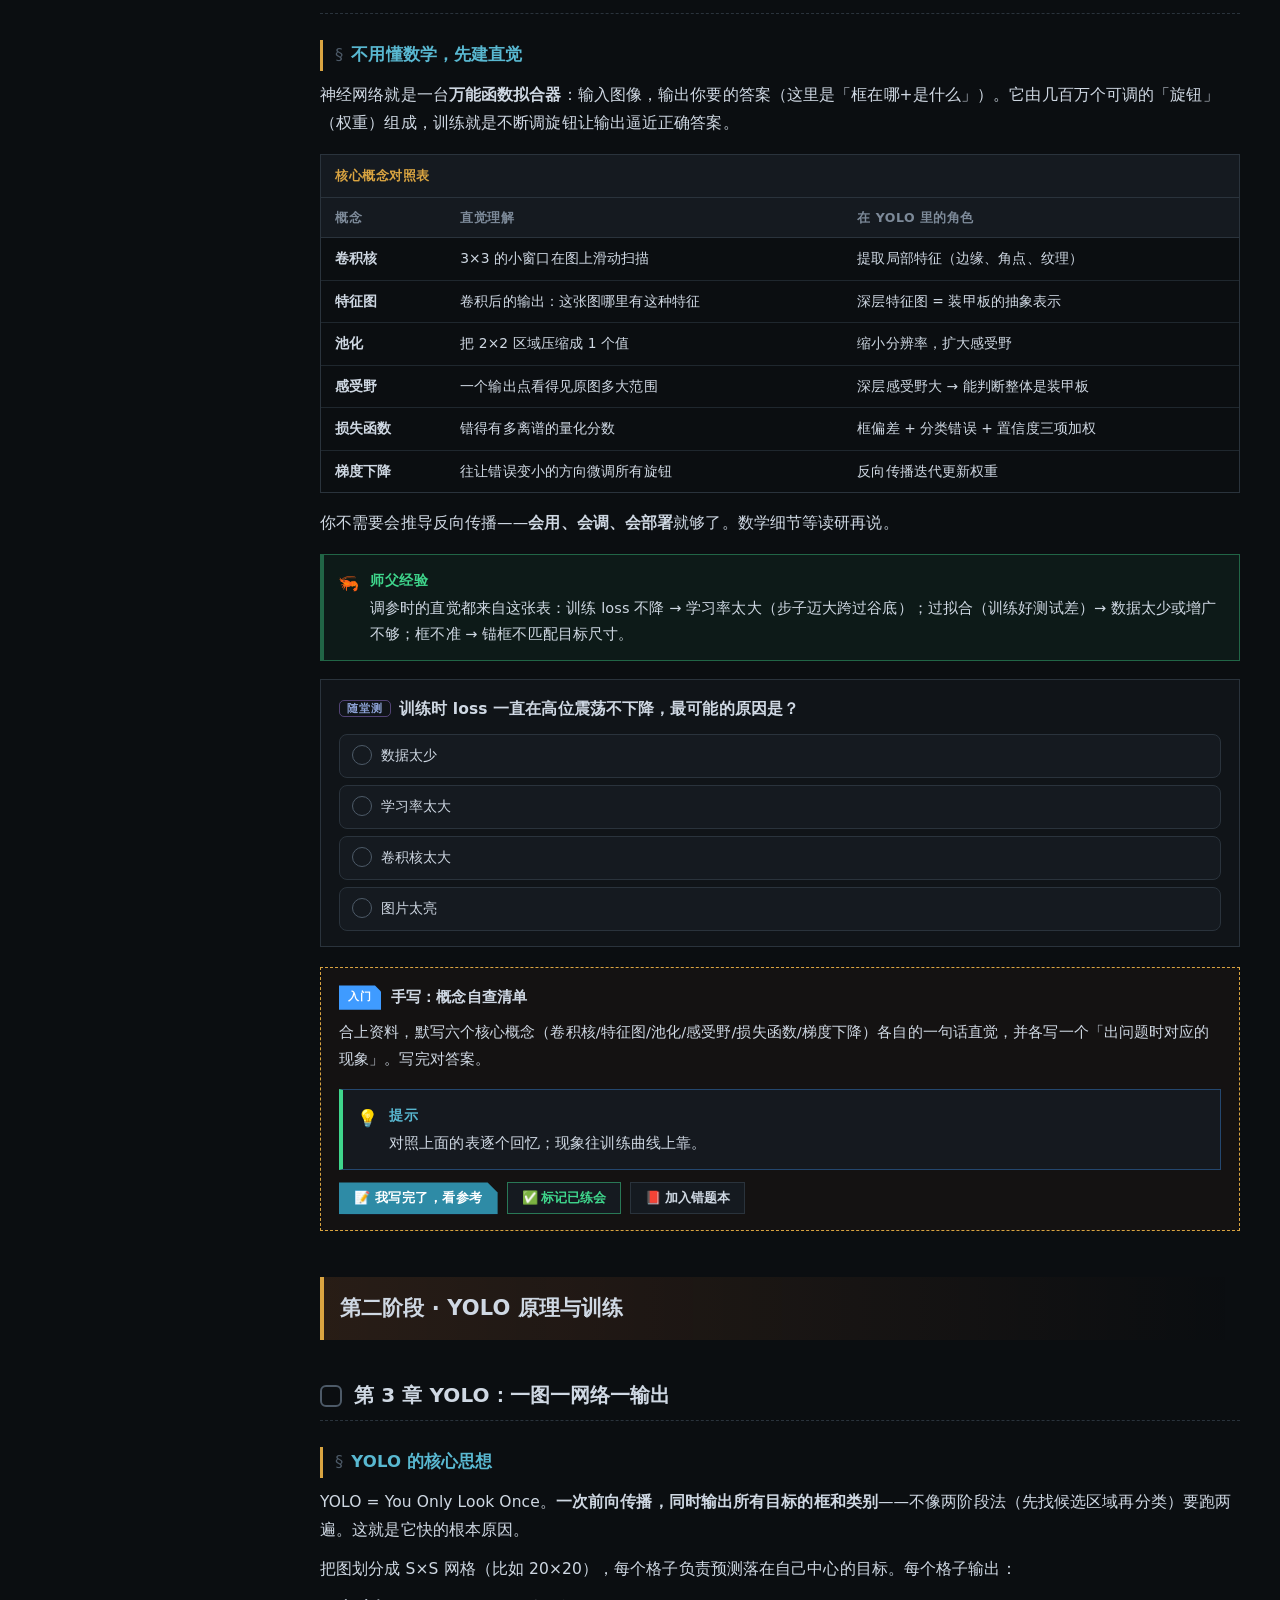
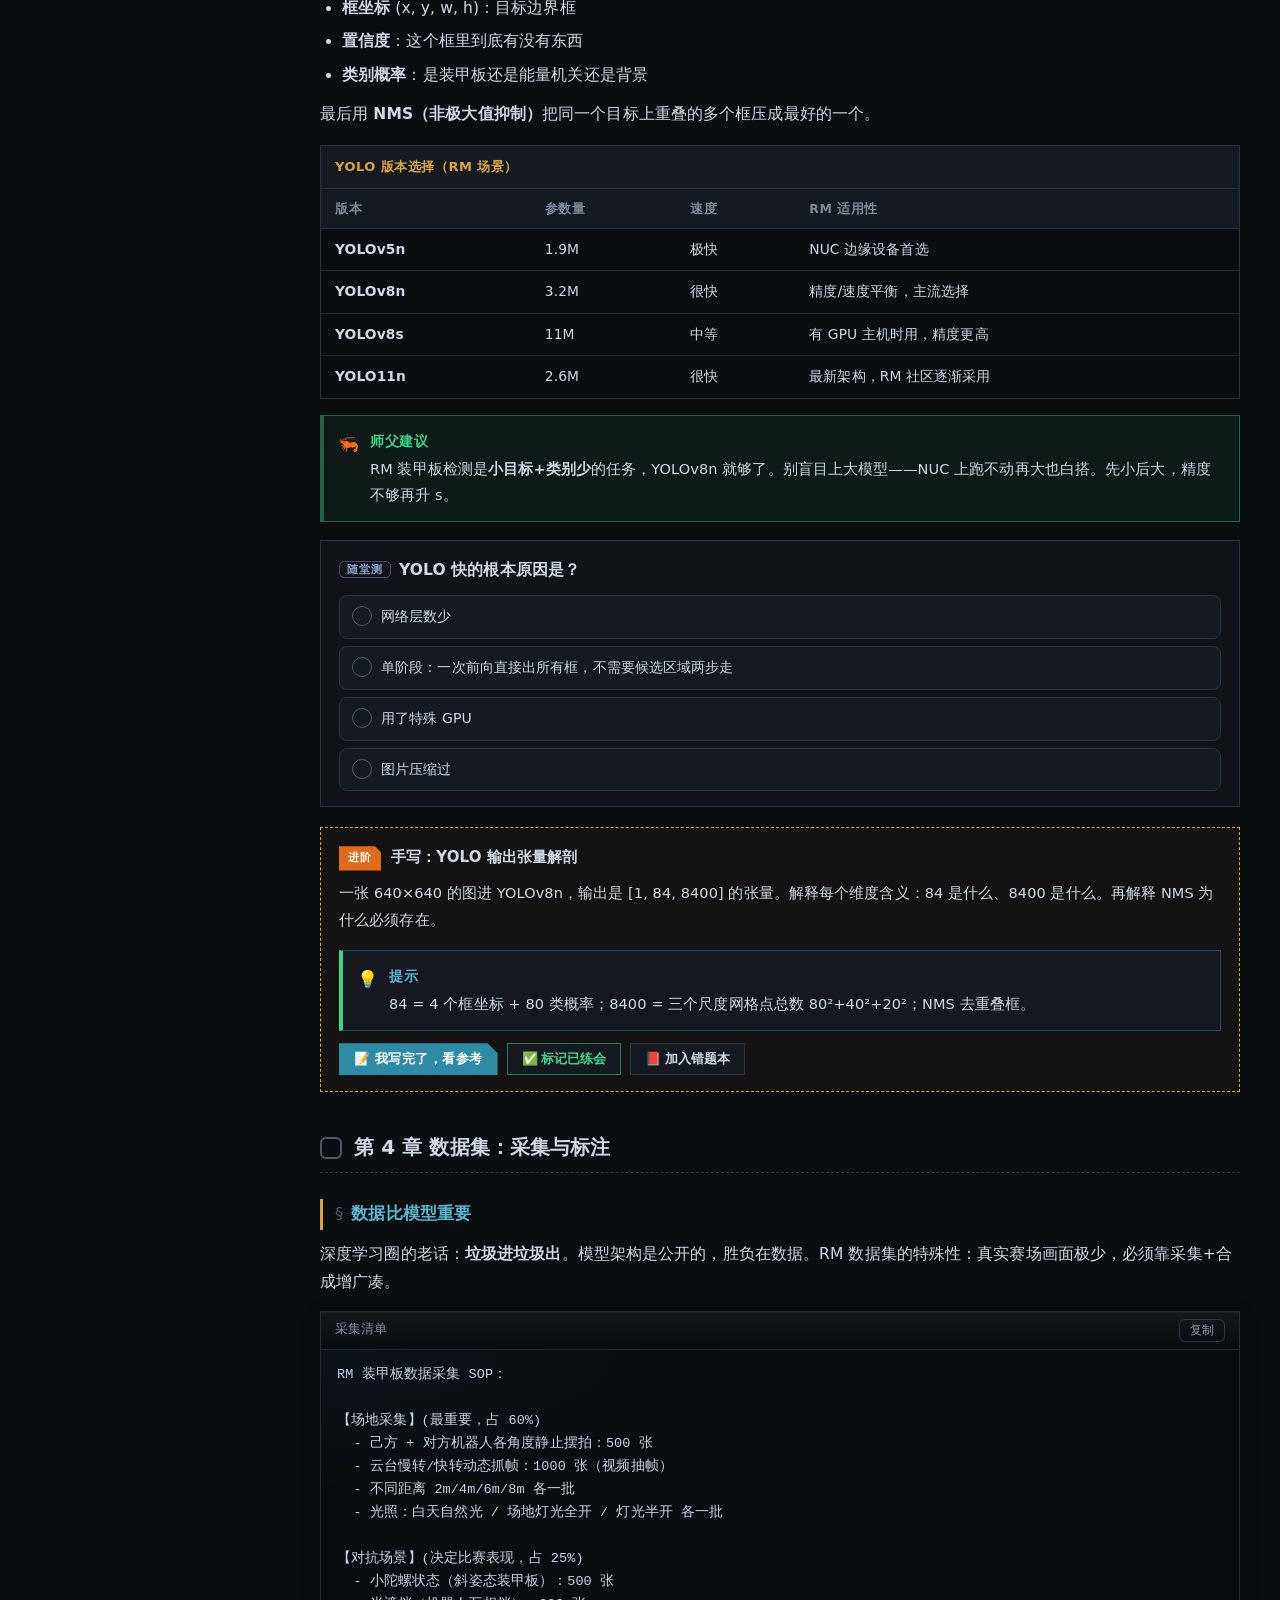
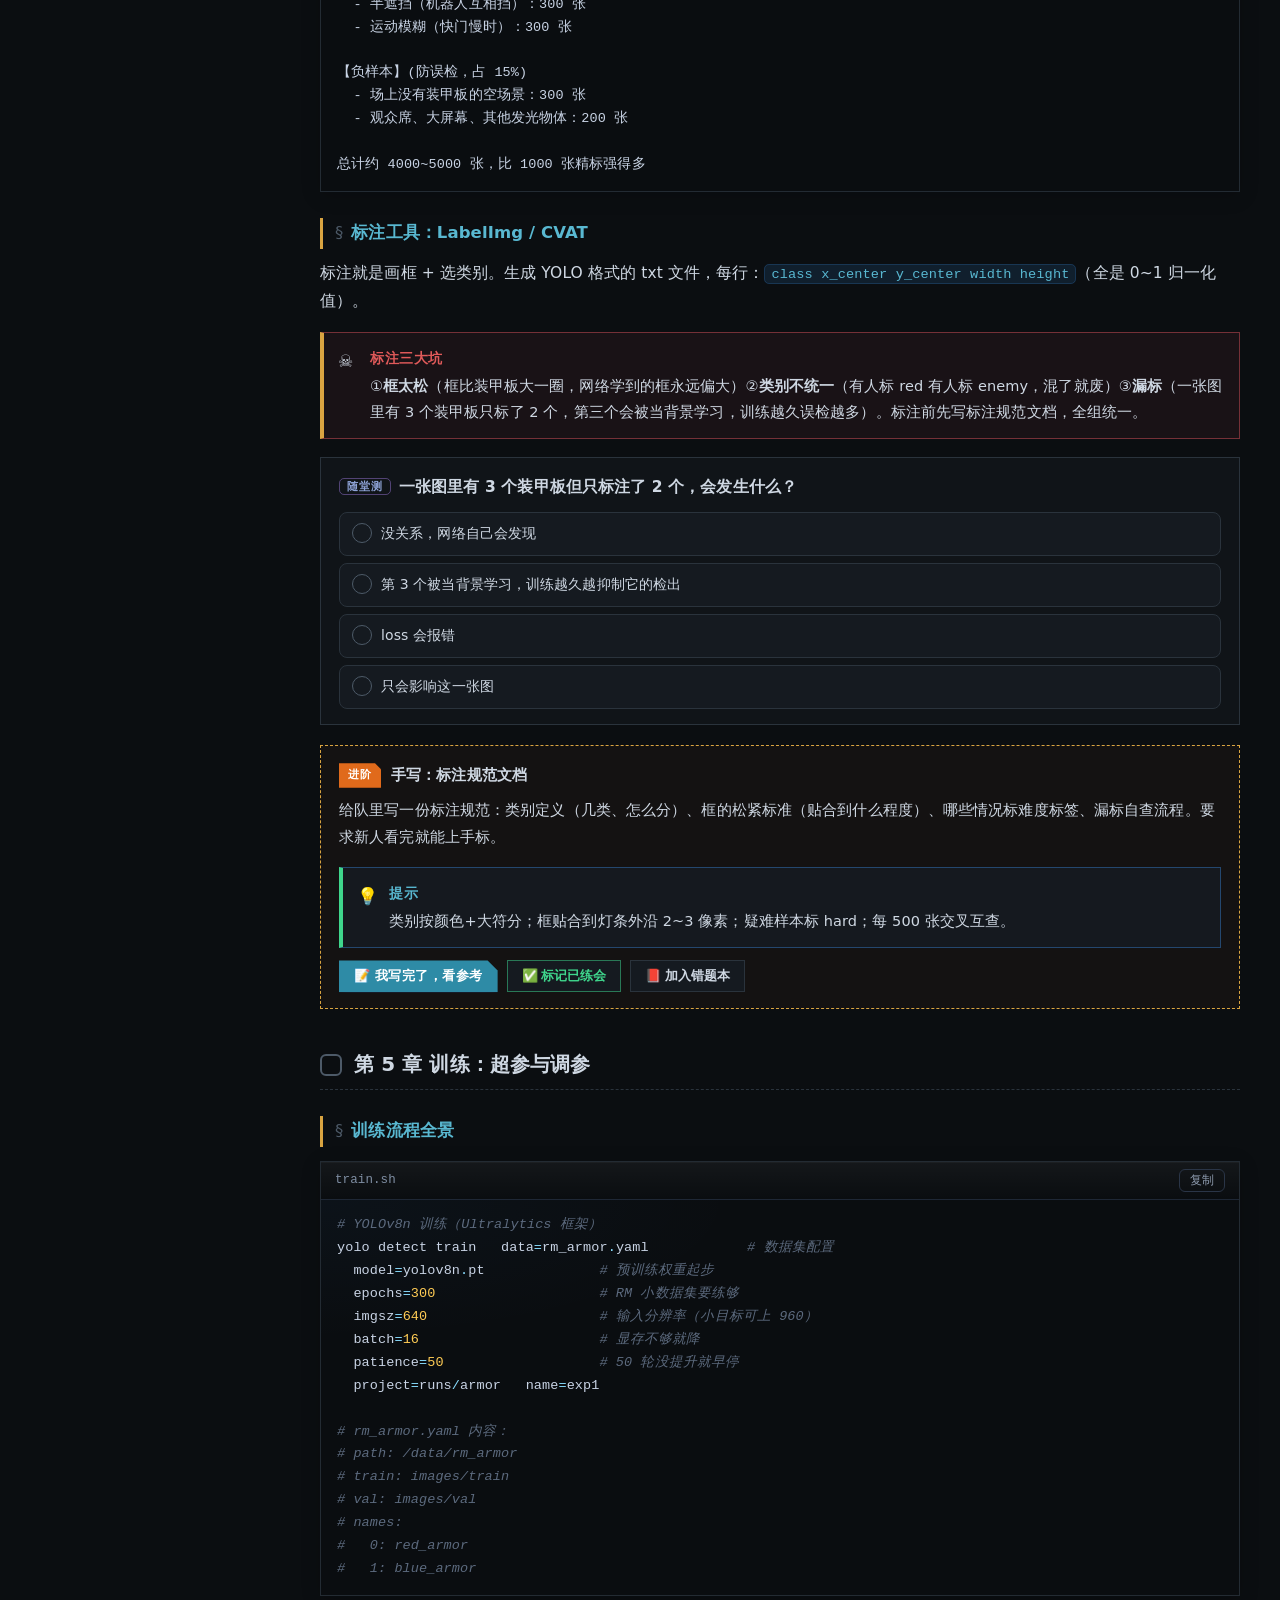
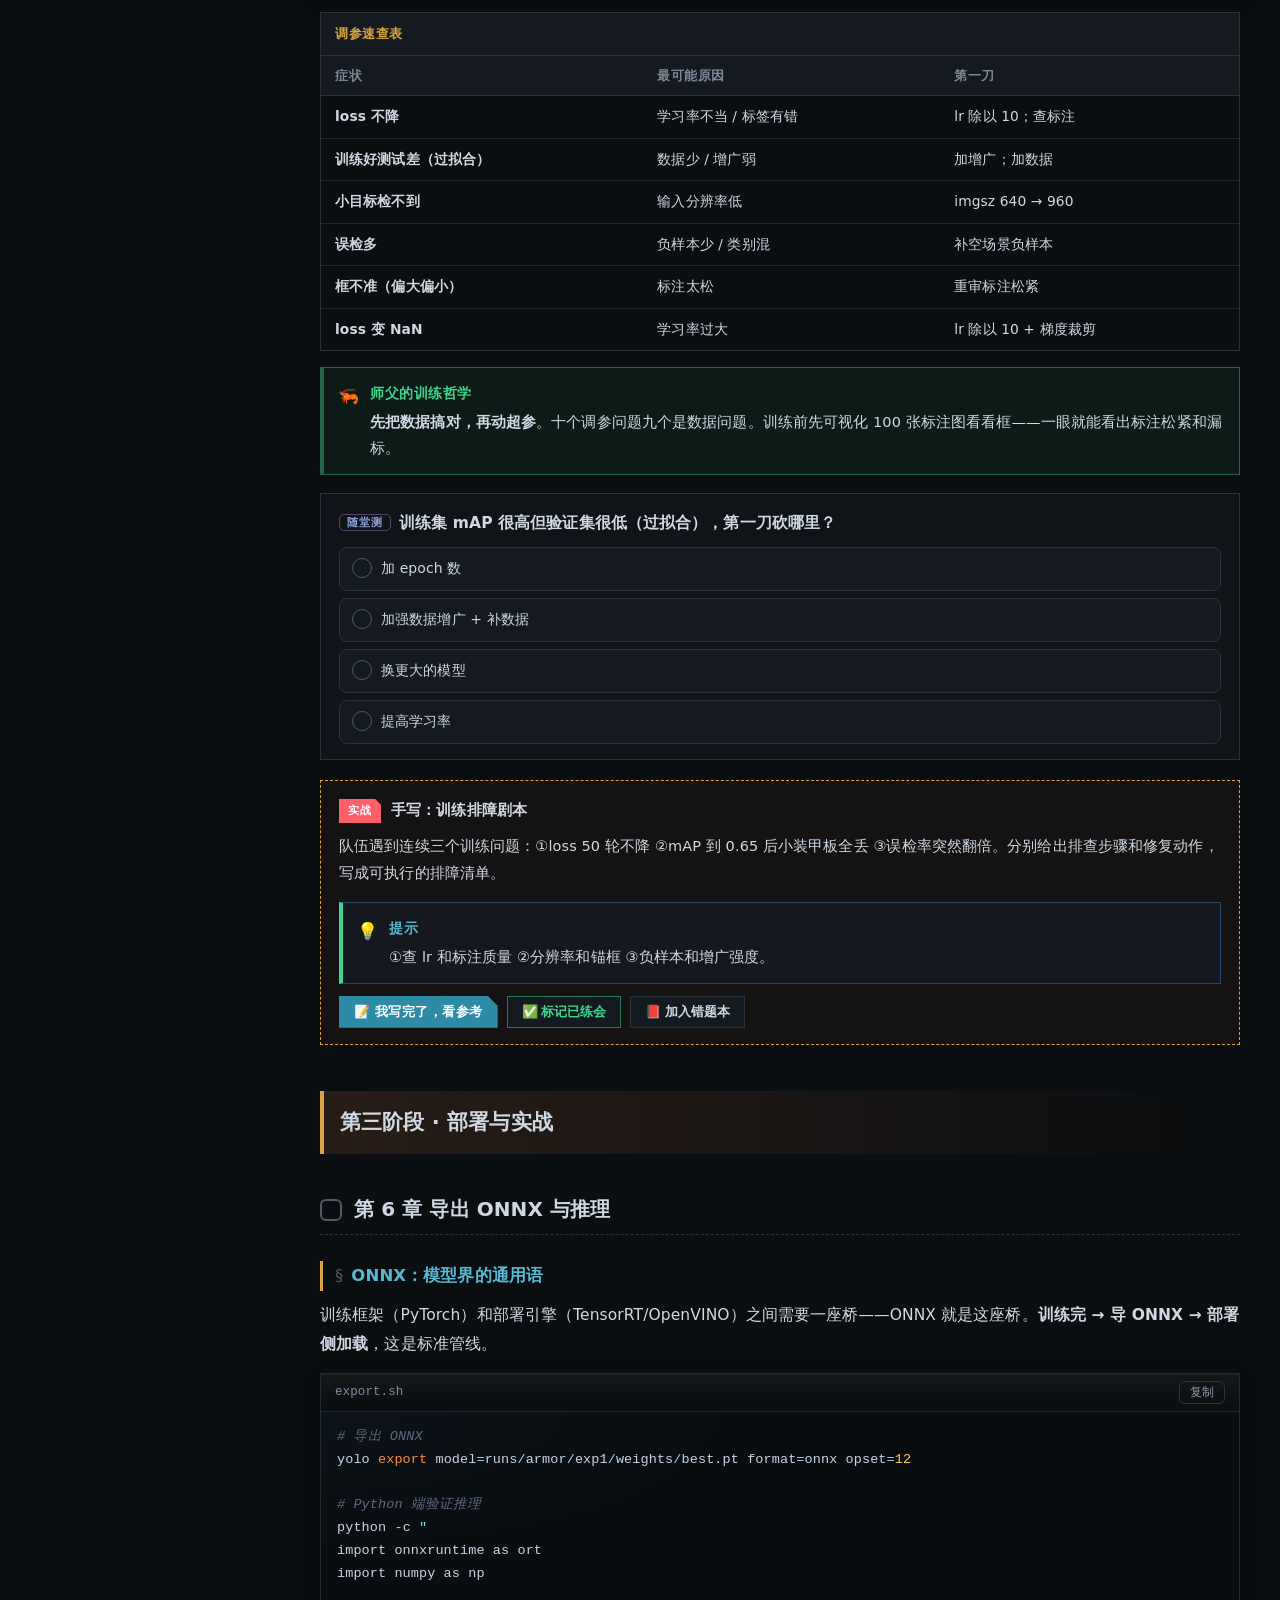
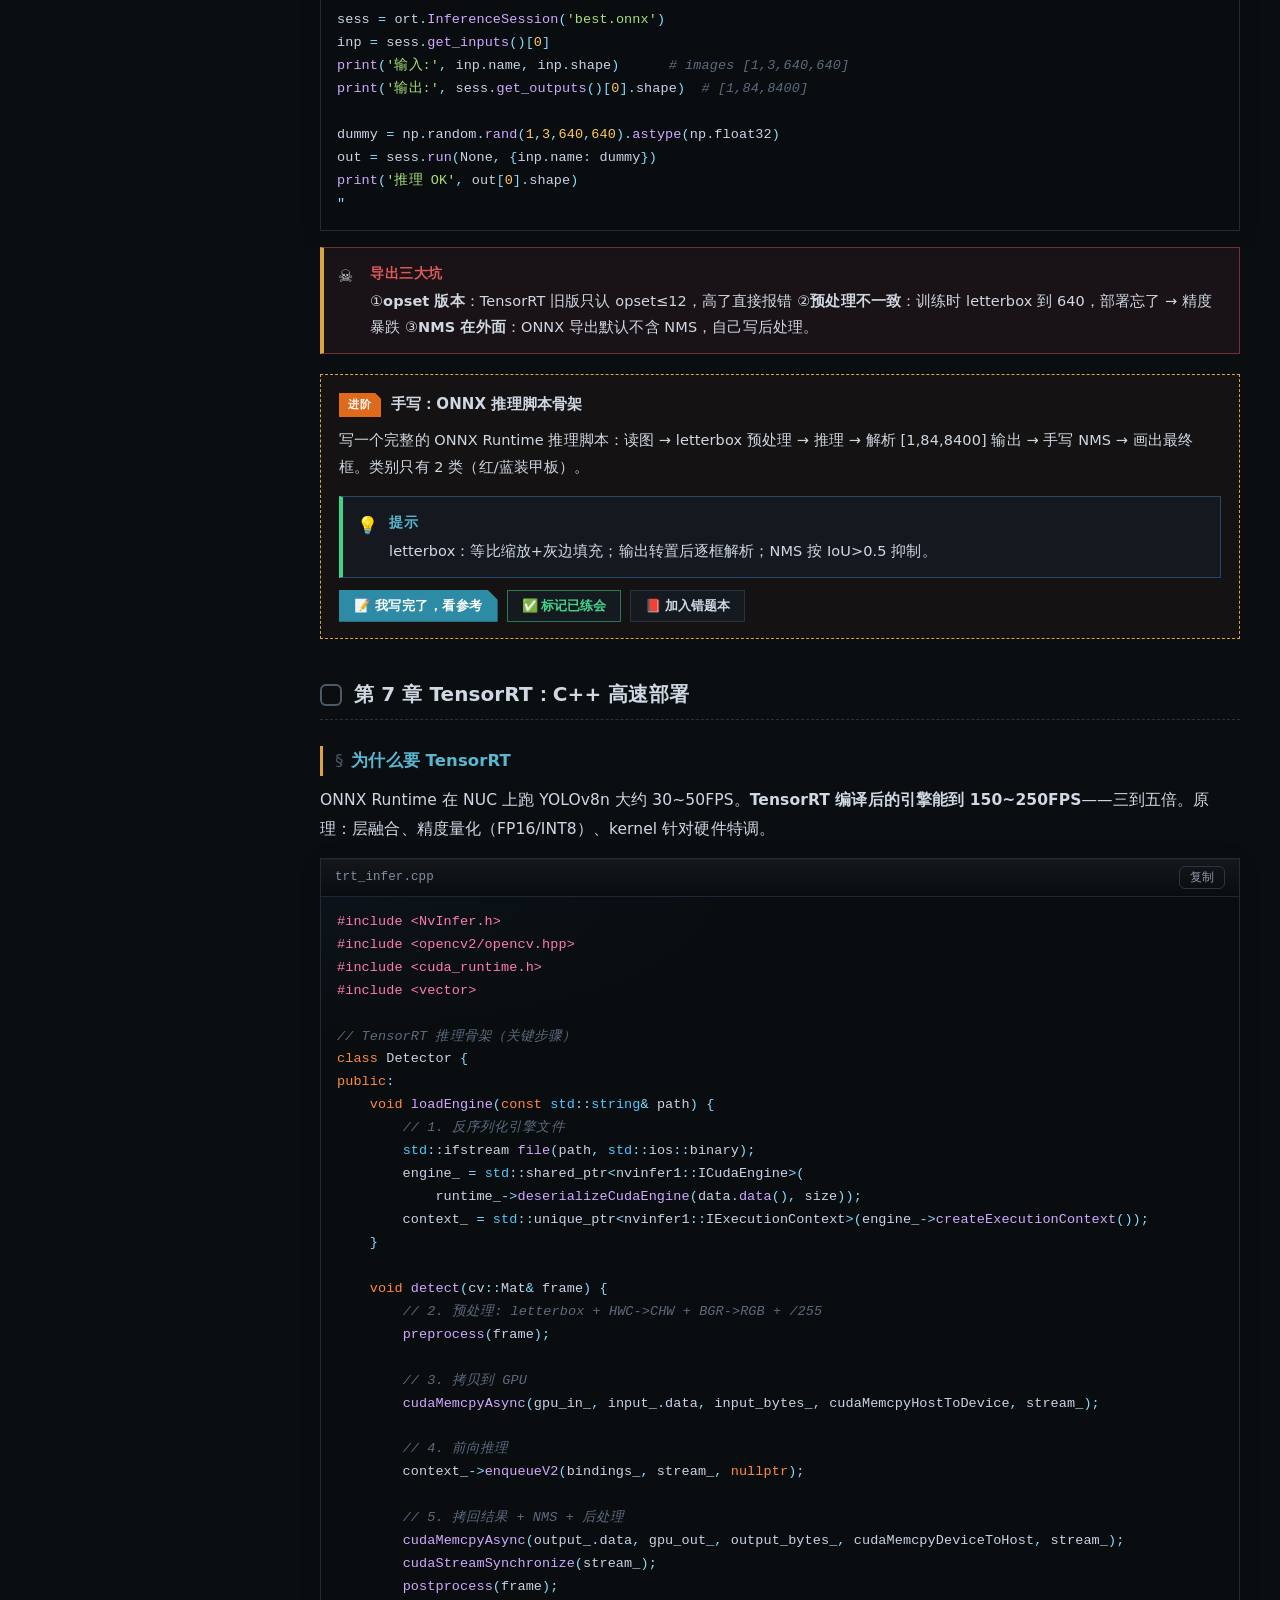
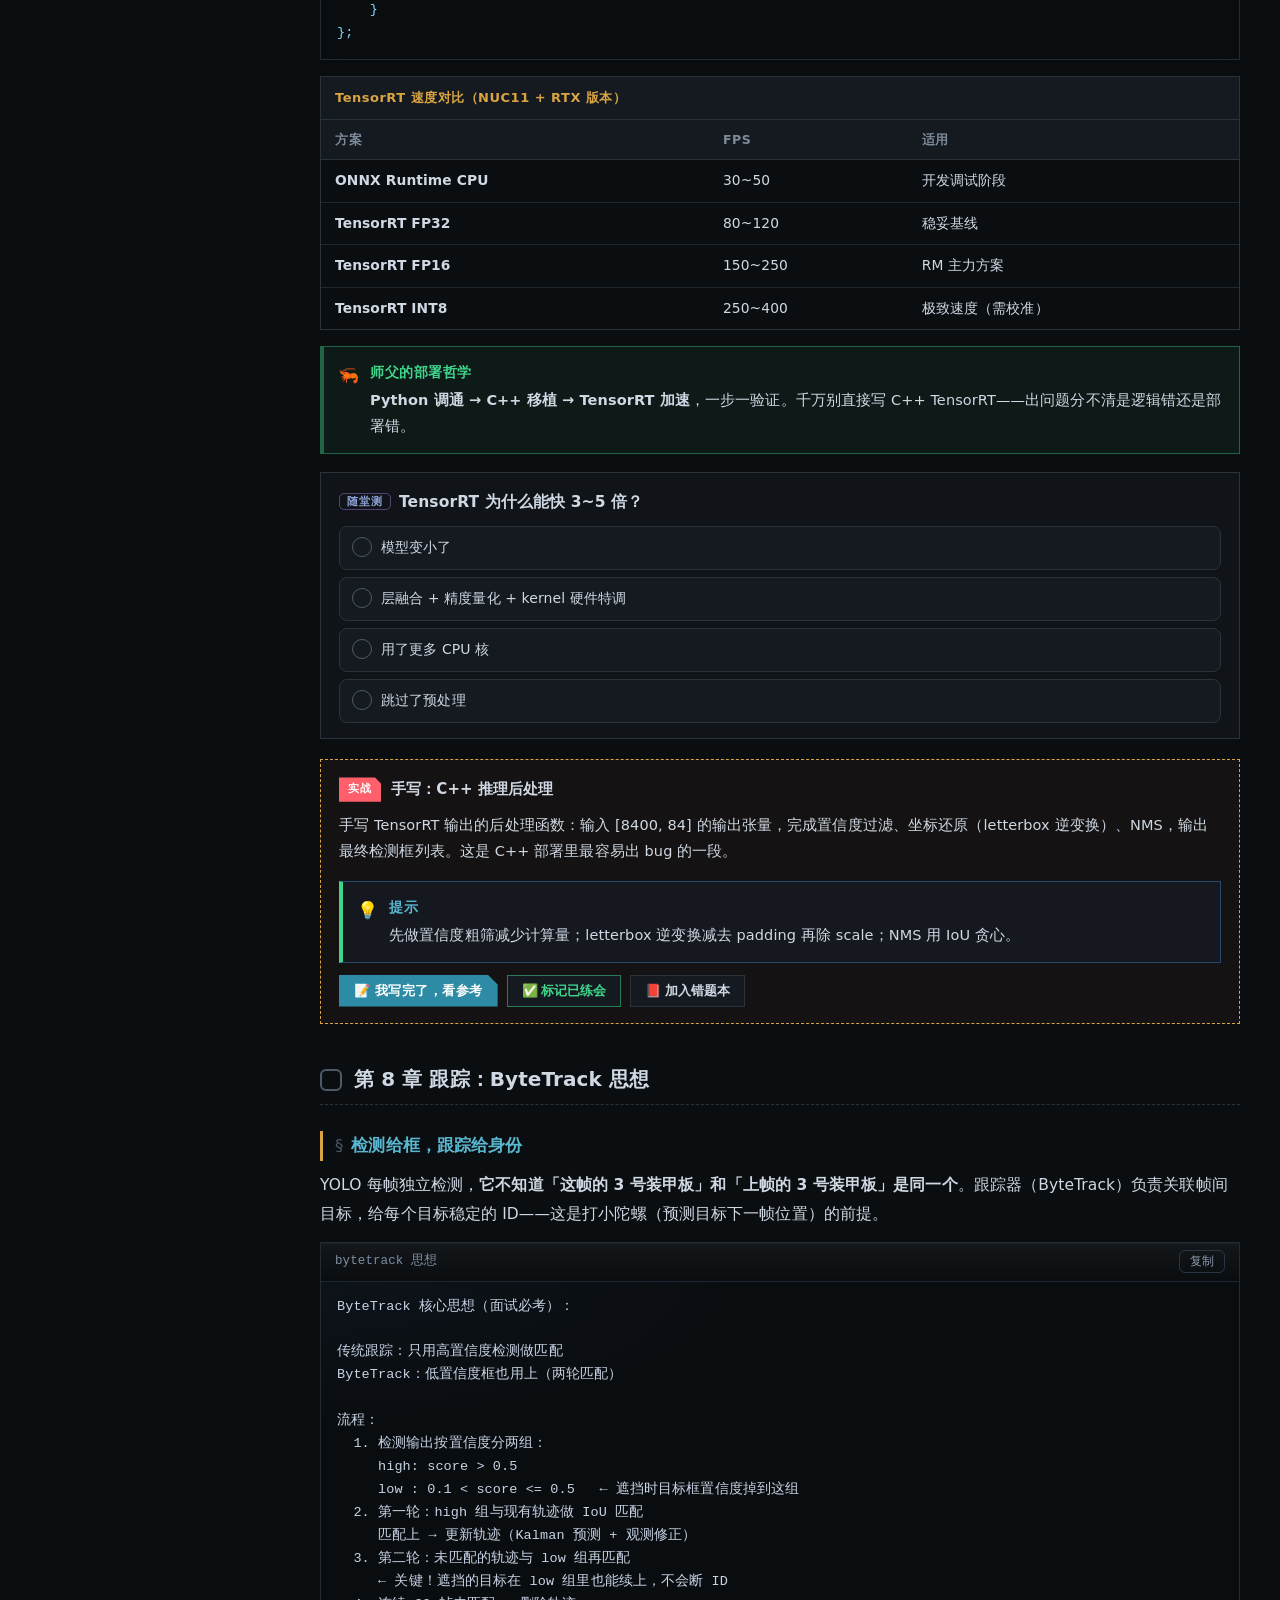
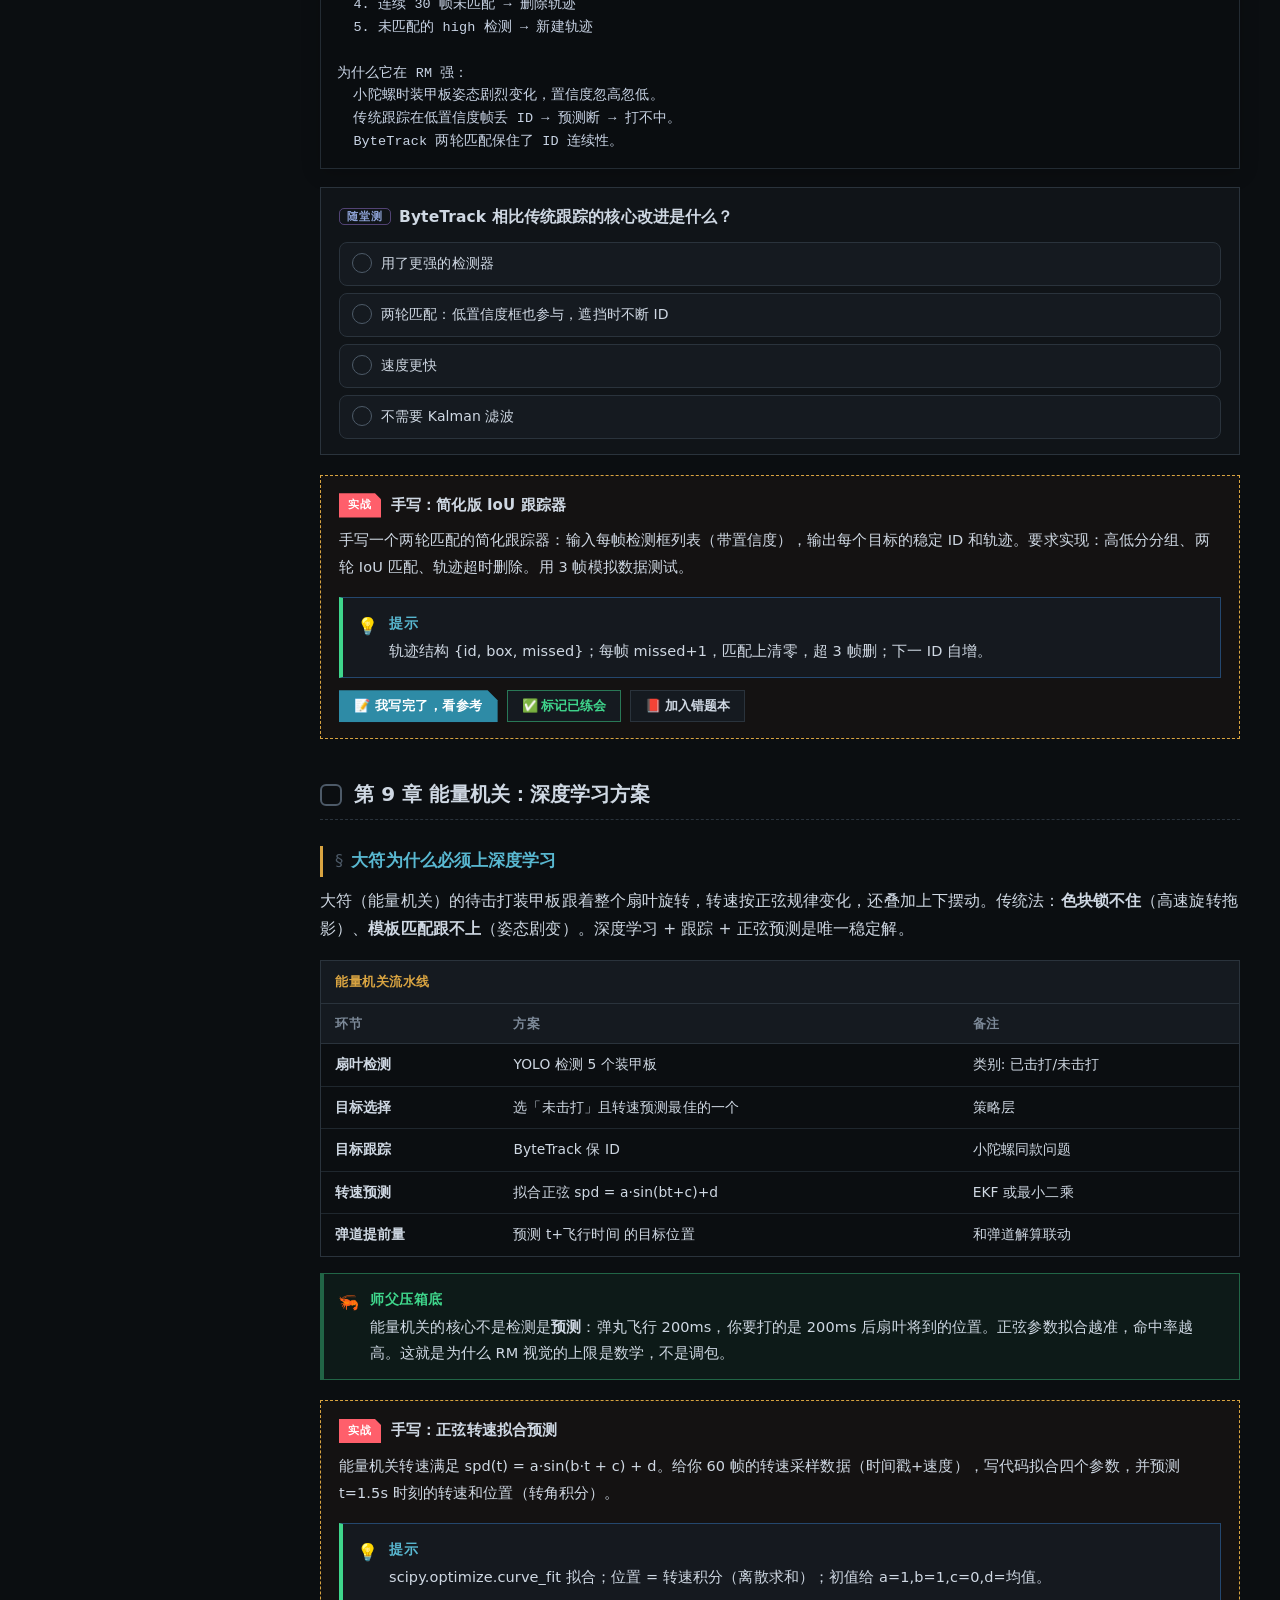
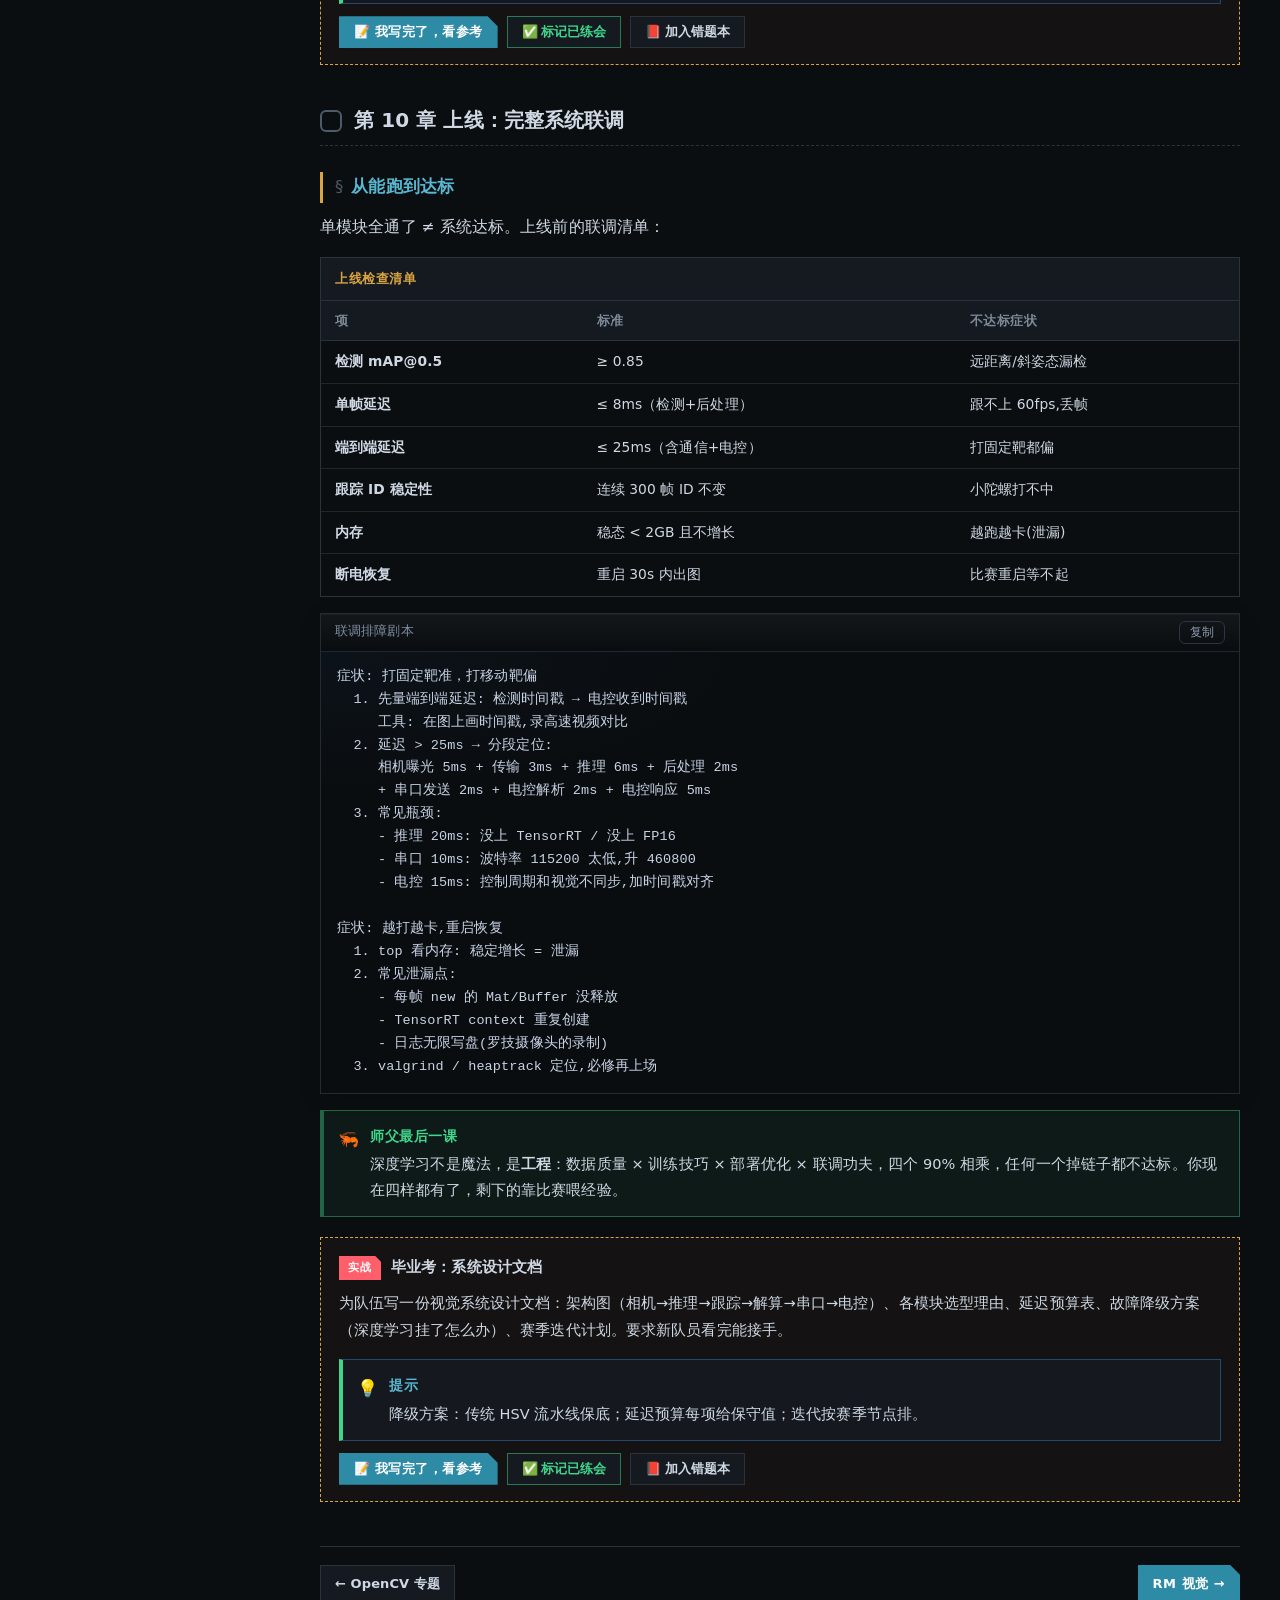
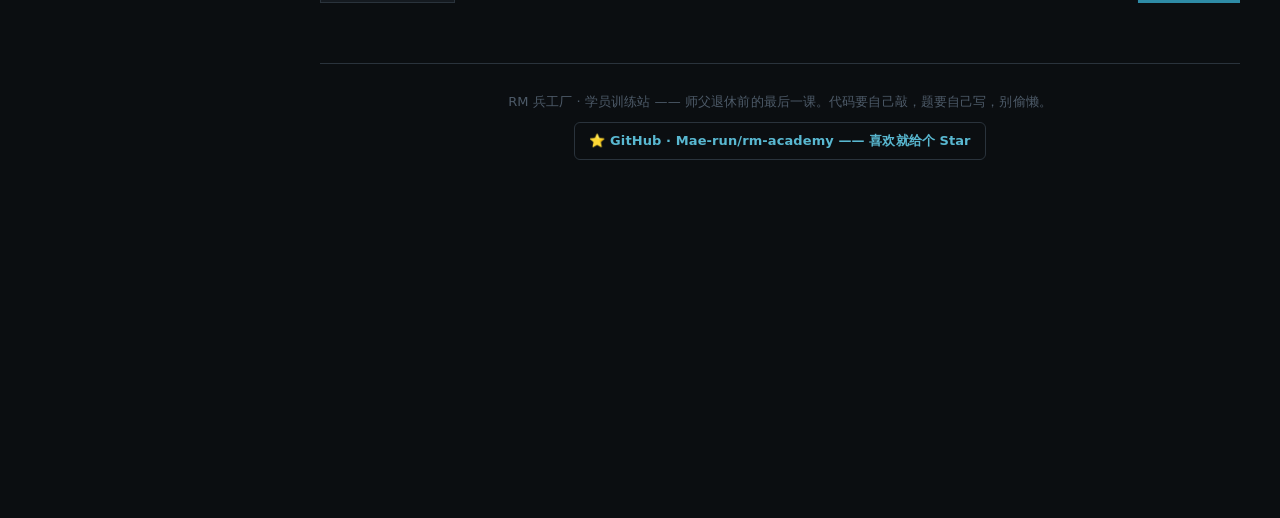
<file: rm-dl.html>
<!DOCTYPE html>
<html lang="zh-CN">
<head>
<meta charset="UTF-8">
<meta name="viewport" content="width=device-width, initial-scale=1.0">
<meta http-equiv="Content-Security-Policy" content="default-src 'self'; style-src 'self' 'unsafe-inline'; script-src 'self' 'unsafe-inline'; img-src 'self' data:;">
<title>YOLO 深度学习 · RM 兵工厂</title>
<link rel="stylesheet" href="assets/css/style.css">
<link rel="stylesheet" href="assets/css/premium.css">
</head>
<body data-page="dlv">
<div class="layout"><main class="content"></main></div>

<script src="assets/js/highlight.js"></script>
<script src="assets/js/app.js"></script>
<script src="assets/js/site-index.js"></script>
<script>
"use strict";

window.PAGE = {
  id: "dlv",
  title: "RM 视觉 · YOLO 深度学习",
  badge: "DL",
  crumb: "YOLO · 从数据集到 TensorRT",
  lead: "2026 年 RM 赛场的主流打法：<b>YOLO 检测 + ByteTrack 跟踪 + PnP 解算</b>。这门课带你从「神经网络是什么」走到「在 NUC 上跑 200FPS 的 TensorRT 引擎」——数据采集标注、训练调参、导出 ONNX、C++ 部署、能量机关专章，一条龙。传统 OpenCV 法是保底方案，深度学习是上限方案，<b>两手都要硬</b>。",
  prev: { href: "rm-opencv.html", label: "OpenCV 专题" },
  next: { href: "rm-vision.html", label: "RM 视觉" },

  stages: [
    { id: "stage-dlv-1", title: "第一阶段 · 神经网络直觉", chapters: [
      { id: "dlv-why", title: "第 1 章 为什么深度学习干掉了传统算法", blocks: [
        H.sub("传统法的天花板"),
        H.p("传统流水线（HSV 二值化 → 轮廓 → 筛选）在<b>光照可控、装甲板标准姿势</b>下表现不错。但 RM 现场三个杀手让传统法翻车："),
        H.ul([
          "<b>光照剧变</b>：场地顶灯、对方激光、LED 屏反光——HSV 阈值全乱",
          "<b>装甲板姿态</b>：高速小陀螺下装甲板斜到 70°，宽高比筛选直接失效",
          "<b>遮挡</b>：己方机器人挡住半边装甲板，轮廓断裂"
        ]),
        H.p("深度学习的本质区别：<b>它学的是「装甲板长什么样」而不是「装甲板是什么颜色」</b>。光照变了、姿态变了、遮挡了，只要人眼还能认出来，网络大概率也能认出来。"),
        H.note("master", "师父的判断", "2026 年 RM 强队的配置：<b>YOLO 负责检测「哪有装甲板」，传统几何/PnP 负责「在哪、多远、什么姿态」</b>。深度学习不是替代传统法，是替换传统法里最脆弱的那一环。你两门都得会。"),
        H.quiz({
          q: "深度学习相比传统算法最核心的优势是什么？",
          tag: "随堂测",
          opts: ["跑得更快", "学特征而不是手工设计规则，对光照/姿态/遮挡鲁棒", "不需要标注数据", "不依赖相机标定"],
          ans: 1,
          explain: "速度上 TensorRT 部署的 YOLO 确实快，但核心优势是鲁棒性——传统法在光照/姿态变化时阈值和几何筛选规则全崩，而网络学到的特征对扰动不敏感。"
        }),
        H.prac({
          id: "dlv-p1", level: 1, title: "手写：传统法失败案例分析",
          body: "找三张让传统 HSV 法失效的图片（逆光、斜姿态、遮挡），分别写出传统流水线会在哪一步翻车（二值化丢失/轮廓断裂/筛选误判），并说明深度学习为什么能处理这种情况。",
          hint: "从三杀手逐一对照：光照→阈值失效；姿态→宽高比失效；遮挡→轮廓断裂。",
          solution: H.code("text", "analysis.txt", `案例1 逆光装甲板：
  传统法：HSV 的 V 通道饱和，inRange 阈值失效，装甲板在 mask 里消失
  深度学习：网络对亮度扰动鲁棒（训练时做过明暗增广），仍能检出

案例2 高速斜置装甲板（小陀螺）：
  传统法：宽高比筛选假设竖长条，斜置后 w/h 失效，被筛选器扔掉
  深度学习：anchor/预测框直接回归旋转目标的包围盒，姿态无关

案例3 半遮挡装甲板：
  传统法：轮廓断裂成两段，两段都不满足面积阈值，全丢
  深度学习：卷积感受野看的是全局特征，半遮挡仍然有足够特征响应`)
        }),
      ]},
      { id: "dlv-nn", title: "第 2 章 神经网络十分钟速览", blocks: [
        H.sub("不用懂数学，先建直觉"),
        H.p("神经网络就是一台<b>万能函数拟合器</b>：输入图像，输出你要的答案（这里是「框在哪+是什么」）。它由几百万个可调的「旋钮」（权重）组成，训练就是不断调旋钮让输出逼近正确答案。"),
        H.table("核心概念对照表", ["概念", "直觉理解", "在 YOLO 里的角色"], [
          ["卷积核", "3×3 的小窗口在图上滑动扫描", "提取局部特征（边缘、角点、纹理）"],
          ["特征图", "卷积后的输出：这张图哪里有这种特征", "深层特征图 = 装甲板的抽象表示"],
          ["池化", "把 2×2 区域压缩成 1 个值", "缩小分辨率，扩大感受野"],
          ["感受野", "一个输出点看得见原图多大范围", "深层感受野大 → 能判断整体是装甲板"],
          ["损失函数", "错得有多离谱的量化分数", "框偏差 + 分类错误 + 置信度三项加权"],
          ["梯度下降", "往让错误变小的方向微调所有旋钮", "反向传播迭代更新权重"]
        ]),
        H.p("你不需要会推导反向传播——<b>会用、会调、会部署</b>就够了。数学细节等读研再说。"),
        H.note("master", "师父经验", "调参时的直觉都来自这张表：训练 loss 不降 → 学习率太大（步子迈大跨过谷底）；过拟合（训练好测试差）→ 数据太少或增广不够；框不准 → 锚框不匹配目标尺寸。"),
        H.quiz({
          q: "训练时 loss 一直在高位震荡不下降，最可能的原因是？",
          tag: "随堂测",
          opts: ["数据太少", "学习率太大", "卷积核太大", "图片太亮"],
          ans: 1,
          explain: "loss 震荡不降的典型原因是学习率过大——每步走太远，在谷底两侧来回弹。先除以 10 再试。"
        }),
        H.prac({
          id: "dlv-p2", level: 1, title: "手写：概念自查清单",
          body: "合上资料，默写六个核心概念（卷积核/特征图/池化/感受野/损失函数/梯度下降）各自的一句话直觉，并各写一个「出问题时对应的现象」。写完对答案。",
          hint: "对照上面的表逐个回忆；现象往训练曲线上靠。",
          solution: H.code("text", "selfcheck.txt", `卷积核：滑动小窗口提取局部特征
  坏了的现象：对微小纹理过敏，误检噪声 → 需要更多增广
特征图：每个位置的某种特征响应强度图
  坏了的现象：深层特征图全黑 → 学习率过大，网络死了（Dying ReLU）
池化：降采样压缩分辨率
  坏了的现象：小目标丢失 → 池化层太激进或输入分辨率太低
感受野：一个输出点能看见的原图范围
  坏了的现象：大目标检出一堆碎片框 → 网络太浅，感受野不够
损失函数：量化当前错得有多离谱
  坏了的现象：loss 不降 → lr 不当或标签有错
梯度下降：按错误方向微调所有权重
  坏了的现象：梯度爆炸 loss 变 NaN → 梯度裁剪或降 lr`)
        }),
      ]},
    ]},

    { id: "stage-dlv-2", title: "第二阶段 · YOLO 原理与训练", chapters: [
      { id: "dlv-yolo", title: "第 3 章 YOLO：一图一网络一输出", blocks: [
        H.sub("YOLO 的核心思想"),
        H.p("YOLO = You Only Look Once。<b>一次前向传播，同时输出所有目标的框和类别</b>——不像两阶段法（先找候选区域再分类）要跑两遍。这就是它快的根本原因。"),
        H.p("把图划分成 S×S 网格（比如 20×20），每个格子负责预测落在自己中心的目标。每个格子输出："),
        H.ul([
          "<b>框坐标</b> (x, y, w, h)：目标边界框",
          "<b>置信度</b>：这个框里到底有没有东西",
          "<b>类别概率</b>：是装甲板还是能量机关还是背景"
        ]),
        H.p("最后用 <b>NMS（非极大值抑制）</b>把同一个目标上重叠的多个框压成最好的一个。"),
        H.table("YOLO 版本选择（RM 场景）", ["版本", "参数量", "速度", "RM 适用性"], [
          ["YOLOv5n", "1.9M", "极快", "NUC 边缘设备首选"],
          ["YOLOv8n", "3.2M", "很快", "精度/速度平衡，主流选择"],
          ["YOLOv8s", "11M", "中等", "有 GPU 主机时用，精度更高"],
          ["YOLO11n", "2.6M", "很快", "最新架构，RM 社区逐渐采用"]
        ]),
        H.note("master", "师父建议", "RM 装甲板检测是<b>小目标+类别少</b>的任务，YOLOv8n 就够了。别盲目上大模型——NUC 上跑不动再大也白搭。先小后大，精度不够再升 s。"),
        H.quiz({
          q: "YOLO 快的根本原因是？",
          tag: "随堂测",
          opts: ["网络层数少", "单阶段：一次前向直接出所有框，不需要候选区域两步走", "用了特殊 GPU", "图片压缩过"],
          ans: 1,
          explain: "两阶段法（如 Faster R-CNN）先花一次前向生成候选框，再对每个候选框分类——慢一倍以上。YOLO 单阶段一次全出。"
        }),
        H.prac({
          id: "dlv-p3", level: 2, title: "手写：YOLO 输出张量解剖",
          body: "一张 640×640 的图进 YOLOv8n，输出是 [1, 84, 8400] 的张量。解释每个维度含义：84 是什么、8400 是什么。再解释 NMS 为什么必须存在。",
          hint: "84 = 4 个框坐标 + 80 类概率；8400 = 三个尺度网格点总数 80²+40²+20²；NMS 去重叠框。",
          solution: H.code("text", "answer.txt", `输出 [1, 84, 8400]：
  1    —— batch size，一张图
  84   —— 4 (x,y,w,h 框坐标) + 80 (COCO 80 类的概率)
        RM 自训练后只有 2~3 类，变成 4+3=7 维
  8400 —— 三个尺度的网格点总数：
        80×80 (检测小目标) + 40×40 (中) + 20×20 (大) = 8400
        每个网格点都给出一组预测

NMS 为什么必须：
  同一个装甲板会被相邻多个网格点同时检出 → 5~10 个重叠框
  NMS 按置信度排序：保留最高的，删掉与它 IoU>0.5 的其余框
  没有它，一个装甲板出 8 个框，下游跟踪直接混乱`)
        }),
      ]},
      { id: "dlv-data", title: "第 4 章 数据集：采集与标注", blocks: [
        H.sub("数据比模型重要"),
        H.p("深度学习圈的老话：<b>垃圾进垃圾出</b>。模型架构是公开的，胜负在数据。RM 数据集的特殊性：真实赛场画面极少，必须靠采集+合成增广凑。"),
        H.code("text", "采集清单", `RM 装甲板数据采集 SOP：

【场地采集】(最重要，占 60%)
  - 己方 + 对方机器人各角度静止摆拍：500 张
  - 云台慢转/快转动态抓帧：1000 张（视频抽帧）
  - 不同距离 2m/4m/6m/8m 各一批
  - 光照：白天自然光 / 场地灯光全开 / 灯光半开 各一批

【对抗场景】(决定比赛表现，占 25%)
  - 小陀螺状态（斜姿态装甲板）：500 张
  - 半遮挡（机器人互相挡）：300 张
  - 运动模糊（快门慢时）：300 张

【负样本】(防误检，占 15%)
  - 场上没有装甲板的空场景：300 张
  - 观众席、大屏幕、其他发光物体：200 张

总计约 4000~5000 张，比 1000 张精标强得多`),
        H.sub("标注工具：LabelImg / CVAT"),
        H.p("标注就是画框 + 选类别。生成 YOLO 格式的 txt 文件，每行：<code class='inline'>class x_center y_center width height</code>（全是 0~1 归一化值）。"),
        H.note("pitfall", "标注三大坑", "①<b>框太松</b>（框比装甲板大一圈，网络学到的框永远偏大）②<b>类别不统一</b>（有人标 red 有人标 enemy，混了就废）③<b>漏标</b>（一张图里有 3 个装甲板只标了 2 个，第三个会被当背景学习，训练越久误检越多）。标注前先写标注规范文档，全组统一。"),
        H.quiz({
          q: "一张图里有 3 个装甲板但只标注了 2 个，会发生什么？",
          tag: "随堂测",
          opts: ["没关系，网络自己会发现", "第 3 个被当背景学习，训练越久越抑制它的检出", "loss 会报错", "只会影响这一张图"],
          ans: 1,
          explain: "未标注的目标成了「背景」。网络每一轮都在学习这里没有装甲板，把这个真目标压下去——负学习。这是数据集最阴的坑。"
        }),
        H.prac({
          id: "dlv-p4", level: 2, title: "手写：标注规范文档",
          body: "给队里写一份标注规范：类别定义（几类、怎么分）、框的松紧标准（贴合到什么程度）、哪些情况标难度标签、漏标自查流程。要求新人看完就能上手标。",
          hint: "类别按颜色+大符分；框贴合到灯条外沿 2~3 像素；疑难样本标 hard；每 500 张交叉互查。",
          solution: H.code("text", "label_spec.txt", `RM 装甲板标注规范 v1.0

一、类别定义（4 类）
  0 red_armor    己方可打击的红色装甲板
  1 blue_armor   己方可打击的蓝色装甲板
  2 base         基地装甲板（血量判定用）
  3 ignore       难以辨认的目标（训练时忽略不算错）

二、框的松紧
  - 框紧贴装甲板灯条外沿，外扩不超过 3 像素
  - 包含完整灯条，不含相邻结构
  - 模糊到人眼看不清的 → 标 ignore，不硬标

三、必须标全
  一张图里有几个标几个。漏标 = 教网络"这里没有目标"，
  是最严重的标注错误。标完做视野扫描自查（左上到右下）。

四、难度标签（可选，用于分析）
  easy   正面清晰
  medium 侧斜 30°~60° 或轻微遮挡
  hard   小陀螺斜姿态 / 重遮挡 / 运动模糊

五、交叉互查
  每 500 张换人复查一遍，重点查漏标和类别错。
  复查发现问题率 > 5% → 这批重标。`)
        }),
      ]},
      { id: "dlv-train", title: "第 5 章 训练：超参与调参", blocks: [
        H.sub("训练流程全景"),
        H.code("bash", "train.sh", `# YOLOv8n 训练（Ultralytics 框架）
yolo detect train \
  data=rm_armor.yaml \           # 数据集配置
  model=yolov8n.pt \             # 预训练权重起步
  epochs=300 \                   # RM 小数据集要练够
  imgsz=640 \                    # 输入分辨率（小目标可上 960）
  batch=16 \                     # 显存不够就降
  patience=50 \                  # 50 轮没提升就早停
  project=runs/armor \
  name=exp1

# rm_armor.yaml 内容：
# path: /data/rm_armor
# train: images/train
# val: images/val
# names:
#   0: red_armor
#   1: blue_armor`),
        H.table("调参速查表", ["症状", "最可能原因", "第一刀"], [
          ["loss 不降", "学习率不当 / 标签有错", "lr 除以 10；查标注"],
          ["训练好测试差（过拟合）", "数据少 / 增广弱", "加增广；加数据"],
          ["小目标检不到", "输入分辨率低", "imgsz 640 → 960"],
          ["误检多", "负样本少 / 类别混", "补空场景负样本"],
          ["框不准（偏大偏小）", "标注太松", "重审标注松紧"],
          ["loss 变 NaN", "学习率过大", "lr 除以 10 + 梯度裁剪"]
        ]),
        H.note("master", "师父的训练哲学", "<b>先把数据搞对，再动超参</b>。十个调参问题九个是数据问题。训练前先可视化 100 张标注图看看框——一眼就能看出标注松紧和漏标。"),
        H.quiz({
          q: "训练集 mAP 很高但验证集很低（过拟合），第一刀砍哪里？",
          tag: "随堂测",
          opts: ["加 epoch 数", "加强数据增广 + 补数据", "换更大的模型", "提高学习率"],
          ans: 1,
          explain: "过拟合 = 网络把训练集背下来了。解法是让它见更多样的数据：翻转/HSV 增广/Mosaic 拼接，或者干脆补采集数据。换大模型会加剧过拟合。"
        }),
        H.prac({
          id: "dlv-p5", level: 3, title: "手写：训练排障剧本",
          body: "队伍遇到连续三个训练问题：①loss 50 轮不降 ②mAP 到 0.65 后小装甲板全丢 ③误检率突然翻倍。分别给出排查步骤和修复动作，写成可执行的排障清单。",
          hint: "①查 lr 和标注质量 ②分辨率和锚框 ③负样本和增广强度。",
          solution: H.code("text", "troubleshoot.txt", `问题① loss 50 轮不降
  排查：
    1. lr 是不是默认 0.01 没调？→ 先 /10 试试
    2. 可视化 100 张标注图 → 查是否大面积漏标/类别错
    3. 打印前 3 轮 loss：如果第一轮就高且平 → 标签错了
  修复：lr=0.001 重训 + 重标问题批次

问题② mAP 0.65 后小装甲板全丢
  排查：
    1. imgsz 是不是 640？远距离装甲板可能只有 15×15 像素
    2. 看混淆矩阵：小目标类召回率是不是接近 0
    3. 训练集里远距离样本占比是不是太少
  修复：imgsz 上 960 + 补采 6m/8m 远距离样本

问题③ 误检率突然翻倍
  排查：
    1. 最近一批新数据是不是混进了「观众席/大屏」场景当正样本
    2. 增广强度是不是开太猛（HSV 扭到灯条颜色失真）
    3. 对比上个好版本的验证集图片：具体在什么场景误检
  修复：补 500 张空场景负样本 + 增广 HSV 幅度回调`)
        }),
      ]},
    ]},

    { id: "stage-dlv-3", title: "第三阶段 · 部署与实战", chapters: [
      { id: "dlv-onnx", title: "第 6 章 导出 ONNX 与推理", blocks: [
        H.sub("ONNX：模型界的通用语"),
        H.p("训练框架（PyTorch）和部署引擎（TensorRT/OpenVINO）之间需要一座桥——ONNX 就是这座桥。<b>训练完 → 导 ONNX → 部署侧加载</b>，这是标准管线。"),
        H.code("bash", "export.sh", `# 导出 ONNX
yolo export model=runs/armor/exp1/weights/best.pt format=onnx opset=12

# Python 端验证推理
python -c "
import onnxruntime as ort
import numpy as np

sess = ort.InferenceSession('best.onnx')
inp = sess.get_inputs()[0]
print('输入:', inp.name, inp.shape)      # images [1,3,640,640]
print('输出:', sess.get_outputs()[0].shape)  # [1,84,8400]

dummy = np.random.rand(1,3,640,640).astype(np.float32)
out = sess.run(None, {inp.name: dummy})
print('推理 OK', out[0].shape)
"`),
        H.note("pitfall", "导出三大坑", "①<b>opset 版本</b>：TensorRT 旧版只认 opset≤12，高了直接报错 ②<b>预处理不一致</b>：训练时 letterbox 到 640，部署忘了 → 精度暴跌 ③<b>NMS 在外面</b>：ONNX 导出默认不含 NMS，自己写后处理。"),
        H.prac({
          id: "dlv-p6", level: 2, title: "手写：ONNX 推理脚本骨架",
          body: "写一个完整的 ONNX Runtime 推理脚本：读图 → letterbox 预处理 → 推理 → 解析 [1,84,8400] 输出 → 手写 NMS → 画出最终框。类别只有 2 类（红/蓝装甲板）。",
          hint: "letterbox：等比缩放+灰边填充；输出转置后逐框解析；NMS 按 IoU>0.5 抑制。",
          solution: H.code("python", "infer.py", `import onnxruntime as ort
import numpy as np
import cv2

CLASSES = ["red_armor", "blue_armor"]
CONF_TH = 0.45
NMS_TH  = 0.5

def letterbox(img, size=640):
    h, w = img.shape[:2]
    scale = min(size / h, size / w)
    nh, nw = int(h * scale), int(w * scale)
    resized = cv2.resize(img, (nw, nh))
    canvas = np.full((size, size, 3), 114, dtype=np.uint8)
    top  = (size - nh) // 2
    left = (size - nw) // 2
    canvas[top:top+nh, left:left+nw] = resized
    return canvas, scale, left, top

def nms(boxes, scores, iou_th):
    keep = []
    order = scores.argsort()[::-1]
    while order.size > 0:
        i = order[0]
        keep.append(i)
        xx1 = np.maximum(boxes[i,0], boxes[order[1:],0])
        yy1 = np.maximum(boxes[i,1], boxes[order[1:],1])
        xx2 = np.minimum(boxes[i,2], boxes[order[1:],2])
        yy2 = np.minimum(boxes[i,3], boxes[order[1:],3])
        w = np.maximum(0, xx2 - xx1)
        h = np.maximum(0, yy2 - yy1)
        iou = (w * h) / ((boxes[i,2]-boxes[i,0])*(boxes[i,3]-boxes[i,1]) +
                         (boxes[order[1:],2]-boxes[order[1:],0])*(boxes[order[1:],3]-boxes[order[1:],1]) - w*h)
        order = order[iou <= iou_th]
    return keep

sess = ort.InferenceSession("best.onnx")
img = cv2.imread("field.jpg")
canvas, scale, dx, dy = letterbox(img)
blob = cv2.dnn.blobFromImage(canvas, 1/255.0, (640,640), swapRB=True)

out = sess.run(None, {"images": blob})[0]        # [1,84,8400]
out = out[0].T                                    # [8400,84]

boxes, scores, class_ids = [], [], []
for row in out:
    cls_score = row[4:].max()
    if cls_score < CONF_TH: continue
    cls_id = row[4:].argmax()
    cx, cy, w, h = row[:4]
    x1 = (cx - w/2 - dx) / scale
    y1 = (cy - h/2 - dy) / scale
    boxes.append([x1, y1, x1 + w/scale, y1 + h/scale])
    scores.append(cls_score)
    class_ids.append(cls_id)

if boxes:
    keep = nms(np.array(boxes), np.array(scores), NMS_TH)
    for i in keep:
        x1, y1, x2, y2 = map(int, boxes[i])
        cv2.rectangle(img, (x1,y1), (x2,y2), (0,255,0), 2)
        cv2.putText(img, f"{CLASSES[class_ids[i]]} {scores[i]:.2f}",
                    (x1, y1-6), 0, 0.6, (0,255,0), 2)

cv2.imshow("YOLO", img)
cv2.waitKey(0)`)
        }),
      ]},
      { id: "dlv-trt", title: "第 7 章 TensorRT：C++ 高速部署", blocks: [
        H.sub("为什么要 TensorRT"),
        H.p("ONNX Runtime 在 NUC 上跑 YOLOv8n 大约 30~50FPS。<b>TensorRT 编译后的引擎能到 150~250FPS</b>——三到五倍。原理：层融合、精度量化（FP16/INT8）、kernel 针对硬件特调。"),
        H.code("cpp", "trt_infer.cpp", `#include <NvInfer.h>
#include <opencv2/opencv.hpp>
#include <cuda_runtime.h>
#include <vector>

// TensorRT 推理骨架（关键步骤）
class Detector {
public:
    void loadEngine(const std::string& path) {
        // 1. 反序列化引擎文件
        std::ifstream file(path, std::ios::binary);
        engine_ = std::shared_ptr<nvinfer1::ICudaEngine>(
            runtime_->deserializeCudaEngine(data.data(), size));
        context_ = std::unique_ptr<nvinfer1::IExecutionContext>(engine_->createExecutionContext());
    }

    void detect(cv::Mat& frame) {
        // 2. 预处理: letterbox + HWC->CHW + BGR->RGB + /255
        preprocess(frame);

        // 3. 拷贝到 GPU
        cudaMemcpyAsync(gpu_in_, input_.data, input_bytes_, cudaMemcpyHostToDevice, stream_);

        // 4. 前向推理
        context_->enqueueV2(bindings_, stream_, nullptr);

        // 5. 拷回结果 + NMS + 后处理
        cudaMemcpyAsync(output_.data, gpu_out_, output_bytes_, cudaMemcpyDeviceToHost, stream_);
        cudaStreamSynchronize(stream_);
        postprocess(frame);
    }
};`),
        H.table("TensorRT 速度对比（NUC11 + RTX 版本）", ["方案", "FPS", "适用"], [
          ["ONNX Runtime CPU", "30~50", "开发调试阶段"],
          ["TensorRT FP32", "80~120", "稳妥基线"],
          ["TensorRT FP16", "150~250", "RM 主力方案"],
          ["TensorRT INT8", "250~400", "极致速度（需校准）"]
        ]),
        H.note("master", "师父的部署哲学", "<b>Python 调通 → C++ 移植 → TensorRT 加速</b>，一步一验证。千万别直接写 C++ TensorRT——出问题分不清是逻辑错还是部署错。"),
        H.quiz({
          q: "TensorRT 为什么能快 3~5 倍？",
          tag: "随堂测",
          opts: ["模型变小了", "层融合 + 精度量化 + kernel 硬件特调", "用了更多 CPU 核", "跳过了预处理"],
          ans: 1,
          explain: "TensorRT 把多个连续算子融合成一个 kernel（减少显存搬运），把 FP32 权重压到 FP16/INT8（带宽减半），再针对你的 GPU 型号生成最优 kernel。"
        }),
        H.prac({
          id: "dlv-p7", level: 3, title: "手写：C++ 推理后处理",
          body: "手写 TensorRT 输出的后处理函数：输入 [8400, 84] 的输出张量，完成置信度过滤、坐标还原（letterbox 逆变换）、NMS，输出最终检测框列表。这是 C++ 部署里最容易出 bug 的一段。",
          hint: "先做置信度粗筛减少计算量；letterbox 逆变换减去 padding 再除 scale；NMS 用 IoU 贪心。",
          solution: H.code("cpp", "postprocess.cpp", `#include <vector>
#include <algorithm>

struct Det { float x1, y1, x2, y2, score; int cls; };

float iou(const Det& a, const Det& b) {
    float xx1 = std::max(a.x1, b.x1), yy1 = std::max(a.y1, b.y1);
    float xx2 = std::min(a.x2, b.x2), yy2 = std::min(a.y2, b.y2);
    float w = std::max(0.f, xx2 - xx1), h = std::max(0.f, yy2 - yy1);
    float inter = w * h;
    float uni = (a.x2-a.x1)*(a.y2-a.y1) + (b.x2-b.x1)*(b.y2-b.y1) - inter;
    return uni > 0 ? inter / uni : 0;
}

std::vector<Det> postprocess(const float* out, int num_pred,
                              float conf_th, float nms_th,
                              float scale, float dx, float dy) {
    std::vector<Det> dets;
    // 84 = 4 坐标 + 80 类；RM 场景改为 4 + num_cls
    const int num_cls = 2;
    const int stride  = 4 + num_cls;

    for (int i = 0; i < num_pred; ++i) {
        const float* row = out + i * stride;
        float best = row[4]; int cls = 0;
        for (int c = 1; c < num_cls; ++c)
            if (row[4 + c] > best) { best = row[4 + c]; cls = c; }
        if (best < conf_th) continue;

        float cx = row[0], cy = row[1], w = row[2], h = row[3];
        // letterbox 逆变换
        float x1 = (cx - w / 2 - dx) / scale;
        float y1 = (cy - h / 2 - dy) / scale;
        dets.push_back({x1, y1, x1 + w / scale, y1 + h / scale, best, cls});
    }

    // NMS（按分数贪心）
    std::sort(dets.begin(), dets.end(),
              [](const Det& a, const Det& b){ return a.score > b.score; });
    std::vector<Det> keep;
    for (size_t i = 0; i < dets.size(); ++i) {
        bool suppressed = false;
        for (size_t j = 0; j < keep.size(); ++j)
            if (iou(dets[i], keep[j]) > nms_th) { suppressed = true; break; }
        if (!suppressed) keep.push_back(dets[i]);
    }
    return keep;
}`)
        }),
      ]},
      { id: "dlv-track", title: "第 8 章 跟踪：ByteTrack 思想", blocks: [
        H.sub("检测给框，跟踪给身份"),
        H.p("YOLO 每帧独立检测，<b>它不知道「这帧的 3 号装甲板」和「上帧的 3 号装甲板」是同一个</b>。跟踪器（ByteTrack）负责关联帧间目标，给每个目标稳定的 ID——这是打小陀螺（预测目标下一帧位置）的前提。"),
        H.code("text", "bytetrack 思想", `ByteTrack 核心思想（面试必考）：

传统跟踪：只用高置信度检测做匹配
ByteTrack：低置信度框也用上（两轮匹配）

流程：
  1. 检测输出按置信度分两组：
     high: score > 0.5
     low : 0.1 < score <= 0.5   ← 遮挡时目标框置信度掉到这组
  2. 第一轮：high 组与现有轨迹做 IoU 匹配
     匹配上 → 更新轨迹（Kalman 预测 + 观测修正）
  3. 第二轮：未匹配的轨迹与 low 组再匹配
     ← 关键！遮挡的目标在 low 组里也能续上，不会断 ID
  4. 连续 30 帧未匹配 → 删除轨迹
  5. 未匹配的 high 检测 → 新建轨迹

为什么它在 RM 强：
  小陀螺时装甲板姿态剧烈变化，置信度忽高忽低。
  传统跟踪在低置信度帧丢 ID → 预测断 → 打不中。
  ByteTrack 两轮匹配保住了 ID 连续性。`),
        H.quiz({
          q: "ByteTrack 相比传统跟踪的核心改进是什么？",
          tag: "随堂测",
          opts: ["用了更强的检测器", "两轮匹配：低置信度框也参与，遮挡时不断 ID", "速度更快", "不需要 Kalman 滤波"],
          ans: 1,
          explain: "遮挡时检测置信度会掉到 0.2~0.4。传统跟踪只信高置信度框，直接丢了；ByteTrack 第二轮用低置信度框续命，ID 不断，跟踪预测链不断。"
        }),
        H.prac({
          id: "dlv-p8", level: 3, title: "手写：简化版 IoU 跟踪器",
          body: "手写一个两轮匹配的简化跟踪器：输入每帧检测框列表（带置信度），输出每个目标的稳定 ID 和轨迹。要求实现：高低分分组、两轮 IoU 匹配、轨迹超时删除。用 3 帧模拟数据测试。",
          hint: "轨迹结构 {id, box, missed}；每帧 missed+1，匹配上清零，超 3 帧删；下一 ID 自增。",
          solution: H.code("python", "tracker.py", `import numpy as np

class SimpleTracker:
    def __init__(self, iou_th=0.3, max_miss=3):
        self.iou_th = iou_th
        self.max_miss = max_miss
        self.tracks = []      # [{id, box, missed}]
        self.next_id = 1

    @staticmethod
    def iou(a, b):
        xx1, yy1 = max(a[0], b[0]), max(a[1], b[1])
        xx2, yy2 = min(a[2], b[2]), min(a[3], b[3])
        w, h = max(0, xx2-xx1), max(0, yy2-yy1)
        inter = w * h
        ua = (a[2]-a[0])*(a[3]-a[1]) + (b[2]-b[0])*(b[3]-b[1]) - inter
        return inter/ua if ua > 0 else 0

    def _match_round(self, tracks, dets):
        used_d, used_t = set(), set()
        pairs = []
        for ti, tr in enumerate(tracks):
            best_iou, best_di = self.iou_th, -1
            for di, d in enumerate(dets):
                if di in used_d: continue
                v = self.iou(tr["box"], d[:4])
                if v > best_iou: best_iou, best_di = v, di
            if best_di >= 0:
                used_d.add(best_di); used_t.add(ti)
                pairs.append((ti, best_di))
        return pairs, used_t, used_d

    def update(self, detections):
        # detections: [[x1,y1,x2,y2,score], ...]
        high = [d for d in detections if d[4] > 0.5]
        low  = [d for d in detections if 0.1 < d[4] <= 0.5]

        # 第一轮：全部轨迹 vs high
        pairs, used_t, _ = self._match_round(self.tracks, high)
        for ti, di in pairs:
            self.tracks[ti]["box"] = high[di][:4]
            self.tracks[ti]["missed"] = 0

        # 第二轮：剩下的轨迹 vs low
        rest = [t for i, t in enumerate(self.tracks) if i not in used_t]
        pairs2, used_t2, _ = self._match_round(rest, low)
        for ti, di in pairs2:
            rest[ti]["box"] = low[di][:4]
            rest[ti]["missed"] = 0

        # 未匹配轨迹 missed+1，超时删除
        matched_ids = {t["id"] for t in self.tracks
                       if t["missed"] == 0}
        for t in self.tracks:
            if t["id"] not in matched_ids:
                t["missed"] += 1
        self.tracks = [t for t in self.tracks if t["missed"] <= self.max_miss]

        # 未匹配的 high 检测 → 新轨迹
        matched_boxes = {tuple(t["box"]) for t in self.tracks if t["missed"] == 0}
        for d in high:
            if tuple(d[:4]) not in matched_boxes:
                self.tracks.append({"id": self.next_id, "box": d[:4], "missed": 0})
                self.next_id += 1

        return [(t["id"], t["box"]) for t in self.tracks]

# —— 3 帧模拟测试 ——
tr = SimpleTracker()
f1 = [[100,100,200,200,0.9], [400,100,500,200,0.85]]          # 两个高置信度
f2 = [[102,103,198,201,0.35], [401,99,502,201,0.88]]          # 第1个被遮挡掉分
f3 = [[104,105,196,202,0.92], [399,101,500,199,0.87]]         # 恢复

print("帧1:", tr.update(f1))   # 新建 ID 1, 2
print("帧2:", tr.update(f2))   # ID 1 靠 low 组保住
print("帧3:", tr.update(f3))   # ID 1 恢复高分，ID 不变`)
        }),
      ]},
      { id: "dlv-rune", title: "第 9 章 能量机关：深度学习方案", blocks: [
        H.sub("大符为什么必须上深度学习"),
        H.p("大符（能量机关）的待击打装甲板跟着整个扇叶旋转，转速按正弦规律变化，还叠加上下摆动。传统法：<b>色块锁不住</b>（高速旋转拖影）、<b>模板匹配跟不上</b>（姿态剧变）。深度学习 + 跟踪 + 正弦预测是唯一稳定解。"),
        H.table("能量机关流水线", ["环节", "方案", "备注"], [
          ["扇叶检测", "YOLO 检测 5 个装甲板", "类别: 已击打/未击打"],
          ["目标选择", "选「未击打」且转速预测最佳的一个", "策略层"],
          ["目标跟踪", "ByteTrack 保 ID", "小陀螺同款问题"],
          ["转速预测", "拟合正弦 spd = a·sin(bt+c)+d", "EKF 或最小二乘"],
          ["弹道提前量", "预测 t+飞行时间 的目标位置", "和弹道解算联动"]
        ]),
        H.note("master", "师父压箱底", "能量机关的核心不是检测是<b>预测</b>：弹丸飞行 200ms，你要打的是 200ms 后扇叶将到的位置。正弦参数拟合越准，命中率越高。这就是为什么 RM 视觉的上限是数学，不是调包。"),
        H.prac({
          id: "dlv-p9", level: 3, title: "手写：正弦转速拟合预测",
          body: "能量机关转速满足 spd(t) = a·sin(b·t + c) + d。给你 60 帧的转速采样数据（时间戳+速度），写代码拟合四个参数，并预测 t=1.5s 时刻的转速和位置（转角积分）。",
          hint: "scipy.optimize.curve_fit 拟合；位置 = 转速积分（离散求和）；初值给 a=1,b=1,c=0,d=均值。",
          solution: H.code("python", "rune_predict.py", `import numpy as np
from scipy.optimize import curve_fit

def sine_model(t, a, b, c, d):
    return a * np.sin(b * t + c) + d

# —— 模拟 60 帧采样 ——
true = (0.8, 2.0, 0.5, 1.0)          # a,b,c,d 真值
t = np.linspace(0, 2.0, 60)
spd = sine_model(t, *true) + np.random.normal(0, 0.02, 60)

# —— 拟合 ——
p0 = [1.0, 1.0, 0.0, spd.mean()]     # 初值很重要
params, _ = curve_fit(sine_model, t, spd, p0=p0, maxfev=10000)
a, b, c, d = params
print(f"拟合: a={a:.3f} b={b:.3f} c={c:.3f} d={d:.3f}")
print(f"真值: a={true[0]} b={true[1]} c={true[2]} d={true[3]}")

# —— 预测 t=1.5s ——
t_pred = 1.5
spd_pred = sine_model(t_pred, *params)
print(f"预测转速 @1.5s: {spd_pred:.3f} rad/s")

# —— 位置预测（转速积分 = 转角）——
t_future = np.linspace(0, t_pred, 200)
angle = np.trapz(sine_model(t_future, *params), t_future)
print(f"预测转角 @1.5s: {angle:.3f} rad = {np.degrees(angle):.1f}°")

# —— 打击决策 ——
# 弹丸飞行 0.2s → 提前量为角度积分到 t+0.2
t_flight = 0.2
t_seq = np.linspace(t_pred, t_pred + t_flight, 50)
lead_angle = np.trapz(sine_model(t_seq, *params), t_seq)
print(f"提前量(0.2s 飞行): {np.degrees(lead_angle):.1f}°")`)
        }),
      ]},
      { id: "dlv-deploy", title: "第 10 章 上线：完整系统联调", blocks: [
        H.sub("从能跑到达标"),
        H.p("单模块全通了 ≠ 系统达标。上线前的联调清单："),
        H.table("上线检查清单", ["项", "标准", "不达标症状"], [
          ["检测 mAP@0.5", "≥ 0.85", "远距离/斜姿态漏检"],
          ["单帧延迟", "≤ 8ms（检测+后处理）", "跟不上 60fps,丢帧"],
          ["端到端延迟", "≤ 25ms（含通信+电控）", "打固定靶都偏"],
          ["跟踪 ID 稳定性", "连续 300 帧 ID 不变", "小陀螺打不中"],
          ["内存", "稳态 < 2GB 且不增长", "越跑越卡(泄漏)"],
          ["断电恢复", "重启 30s 内出图", "比赛重启等不起"]
        ]),
        H.code("text", "联调排障剧本", `症状: 打固定靶准，打移动靶偏
  1. 先量端到端延迟: 检测时间戳 → 电控收到时间戳
     工具: 在图上画时间戳,录高速视频对比
  2. 延迟 > 25ms → 分段定位:
     相机曝光 5ms + 传输 3ms + 推理 6ms + 后处理 2ms
     + 串口发送 2ms + 电控解析 2ms + 电控响应 5ms
  3. 常见瓶颈:
     - 推理 20ms: 没上 TensorRT / 没上 FP16
     - 串口 10ms: 波特率 115200 太低,升 460800
     - 电控 15ms: 控制周期和视觉不同步,加时间戳对齐

症状: 越打越卡,重启恢复
  1. top 看内存: 稳定增长 = 泄漏
  2. 常见泄漏点:
     - 每帧 new 的 Mat/Buffer 没释放
     - TensorRT context 重复创建
     - 日志无限写盘(罗技摄像头的录制)
  3. valgrind / heaptrack 定位,必修再上场`),
        H.note("master", "师父最后一课", "深度学习不是魔法，是<b>工程</b>：数据质量 × 训练技巧 × 部署优化 × 联调功夫，四个 90% 相乘，任何一个掉链子都不达标。你现在四样都有了，剩下的靠比赛喂经验。"),
        H.prac({
          id: "dlv-p10", level: 3, title: "毕业考：系统设计文档",
          body: "为队伍写一份视觉系统设计文档：架构图（相机→推理→跟踪→解算→串口→电控）、各模块选型理由、延迟预算表、故障降级方案（深度学习挂了怎么办）、赛季迭代计划。要求新队员看完能接手。",
          hint: "降级方案：传统 HSV 流水线保底；延迟预算每项给保守值；迭代按赛季节点排。",
          solution: H.code("text", "design_doc.txt", `RM 视觉系统设计文档 v1.0

一、架构与数据流
  相机(60fps,全局快门)
    → 驱动层(V4L2/MV-SDK,零拷贝)
    → 预处理(letterbox,GPU)
    → YOLOv8n@TensorRT FP16 (≈4ms)
    → ByteTrack 跟踪 (≈1ms)
    → PnP 解算(姿态+距离) (≈1ms)
    → EKF 滤波(平滑+预测) (≈1ms)
    → 弹道解算(提前量) (≈0.5ms)
    → 串口发送(460800bps) (≈1ms)
  端到端预算: 8.5ms(视觉) + 5ms(电控) ≈ 14ms ✓

二、选型理由
  检测 YOLOv8n: 小目标+少类别,n 版够用;
    TensorRT 后 200+FPS,余量给后续模块
  跟踪 ByteTrack: 小陀螺置信度波动时 ID 不断
  解算 PnP: 装甲板四点已知尺寸,IPPE 平面解
  滤波 EKF: 融合视觉观测+陀螺仪,消除视觉抖动
  通信 串口: 赛场 WiFi 不可控,串口零延迟抖动

三、延迟预算表(实测口径)
  曝光 4ms | 读图 2ms | 预处理 1ms | 推理 4ms
  跟踪 1ms | 解算 2.5ms | 串口 1ms | 电控 5ms
  合计 ≈ 20.5ms → 目标移动速度 2m/s 时偏差 4cm
  命中要求 < 6cm → 达标但无余量,持续优化推理

四、故障降级方案
  一级(检测 mAP 骤降): 切传统 HSV 流水线(保底 60% 命中)
  二级(TensorRT 崩溃): 自动切 ONNX Runtime CPU(30fps,够用)
  三级(相机断线): 视觉线程自杀+电控纯遥控
  所有降级自动执行+蜂鸣报警,场上 10 秒内完成切换

五、赛季迭代计划
  10 月: 数据集 v2(补小陀螺 1000 张),mAP 0.85→0.90
  11 月: INT8 量化,推理 4ms→2.5ms
  12 月: 大符正弦预测上线,命中率 60%→80%
  1  月: 与电控联合调参,端到端延迟 20→15ms
  3  月: 赛前冻结版本,只修 bug 不加功能`)
        }),
      ]},
    ]},
  ]
};
</script>
</body>
</html>
</file>
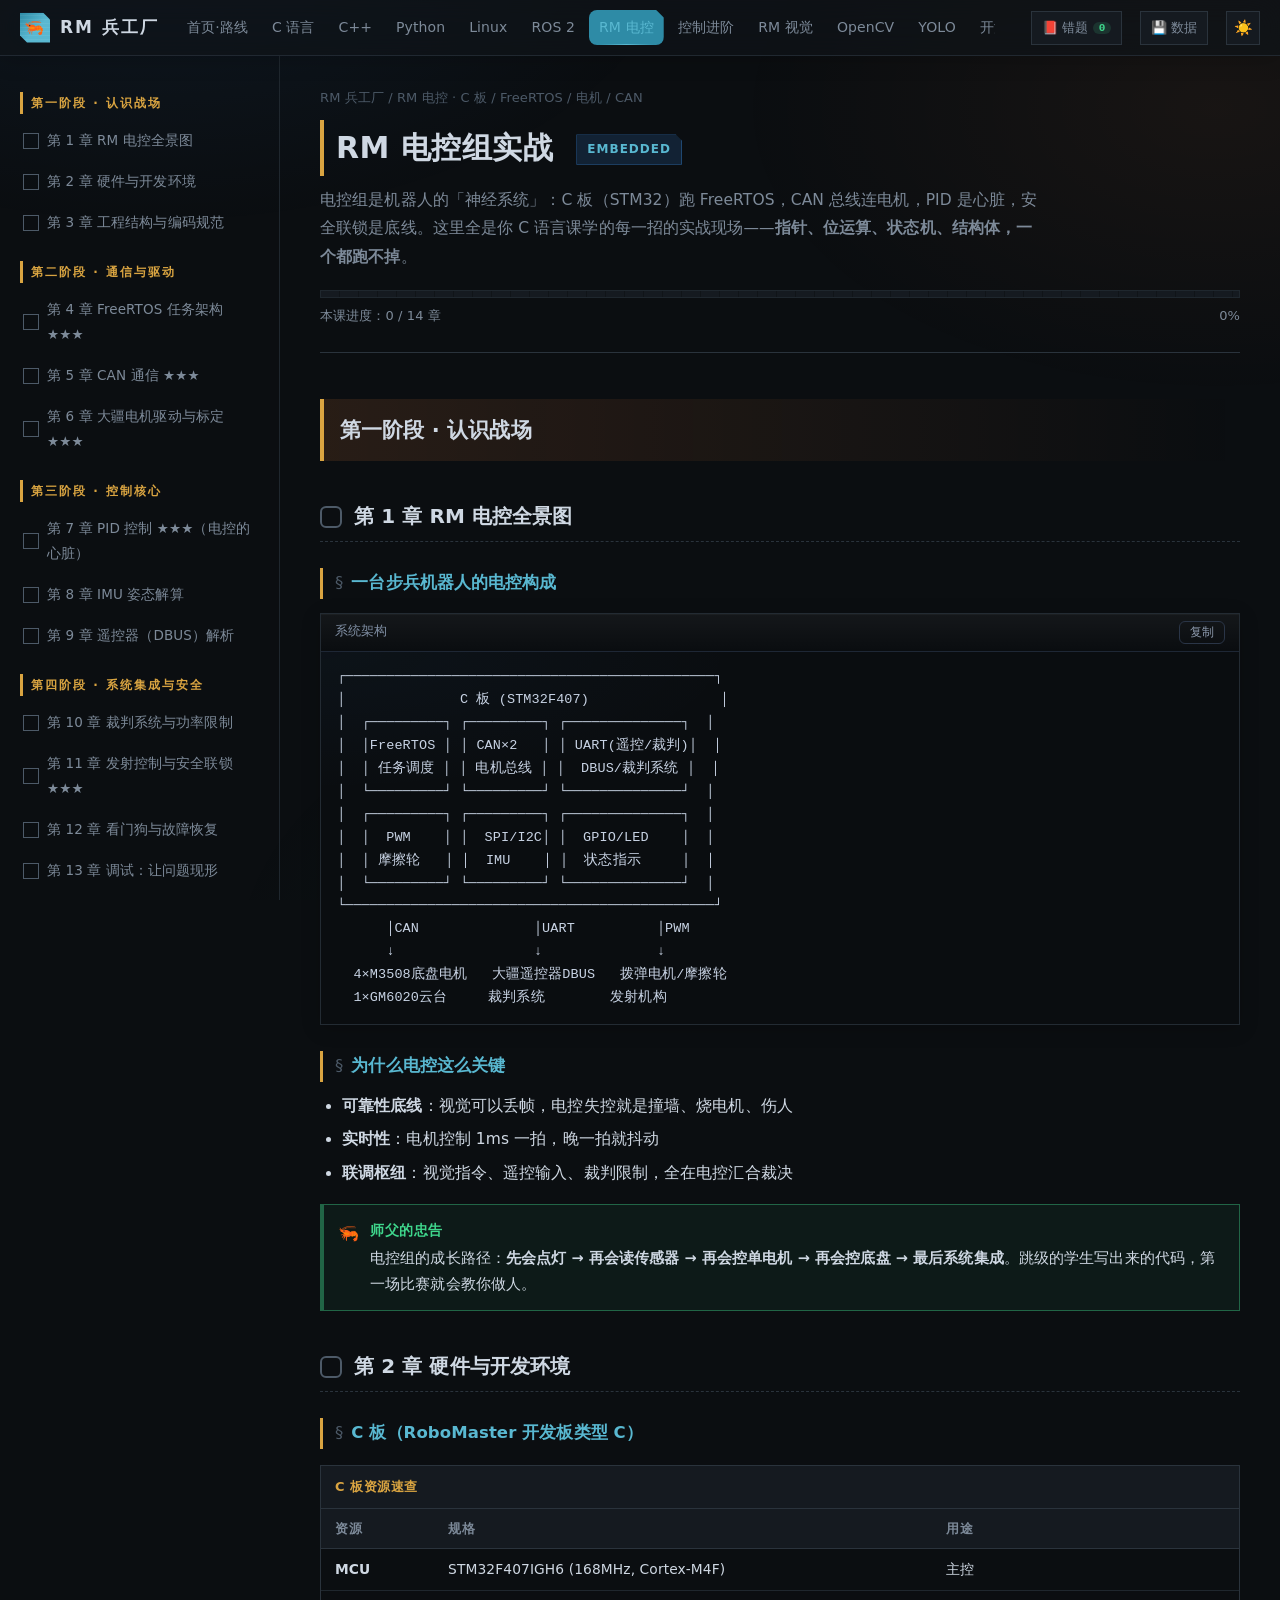
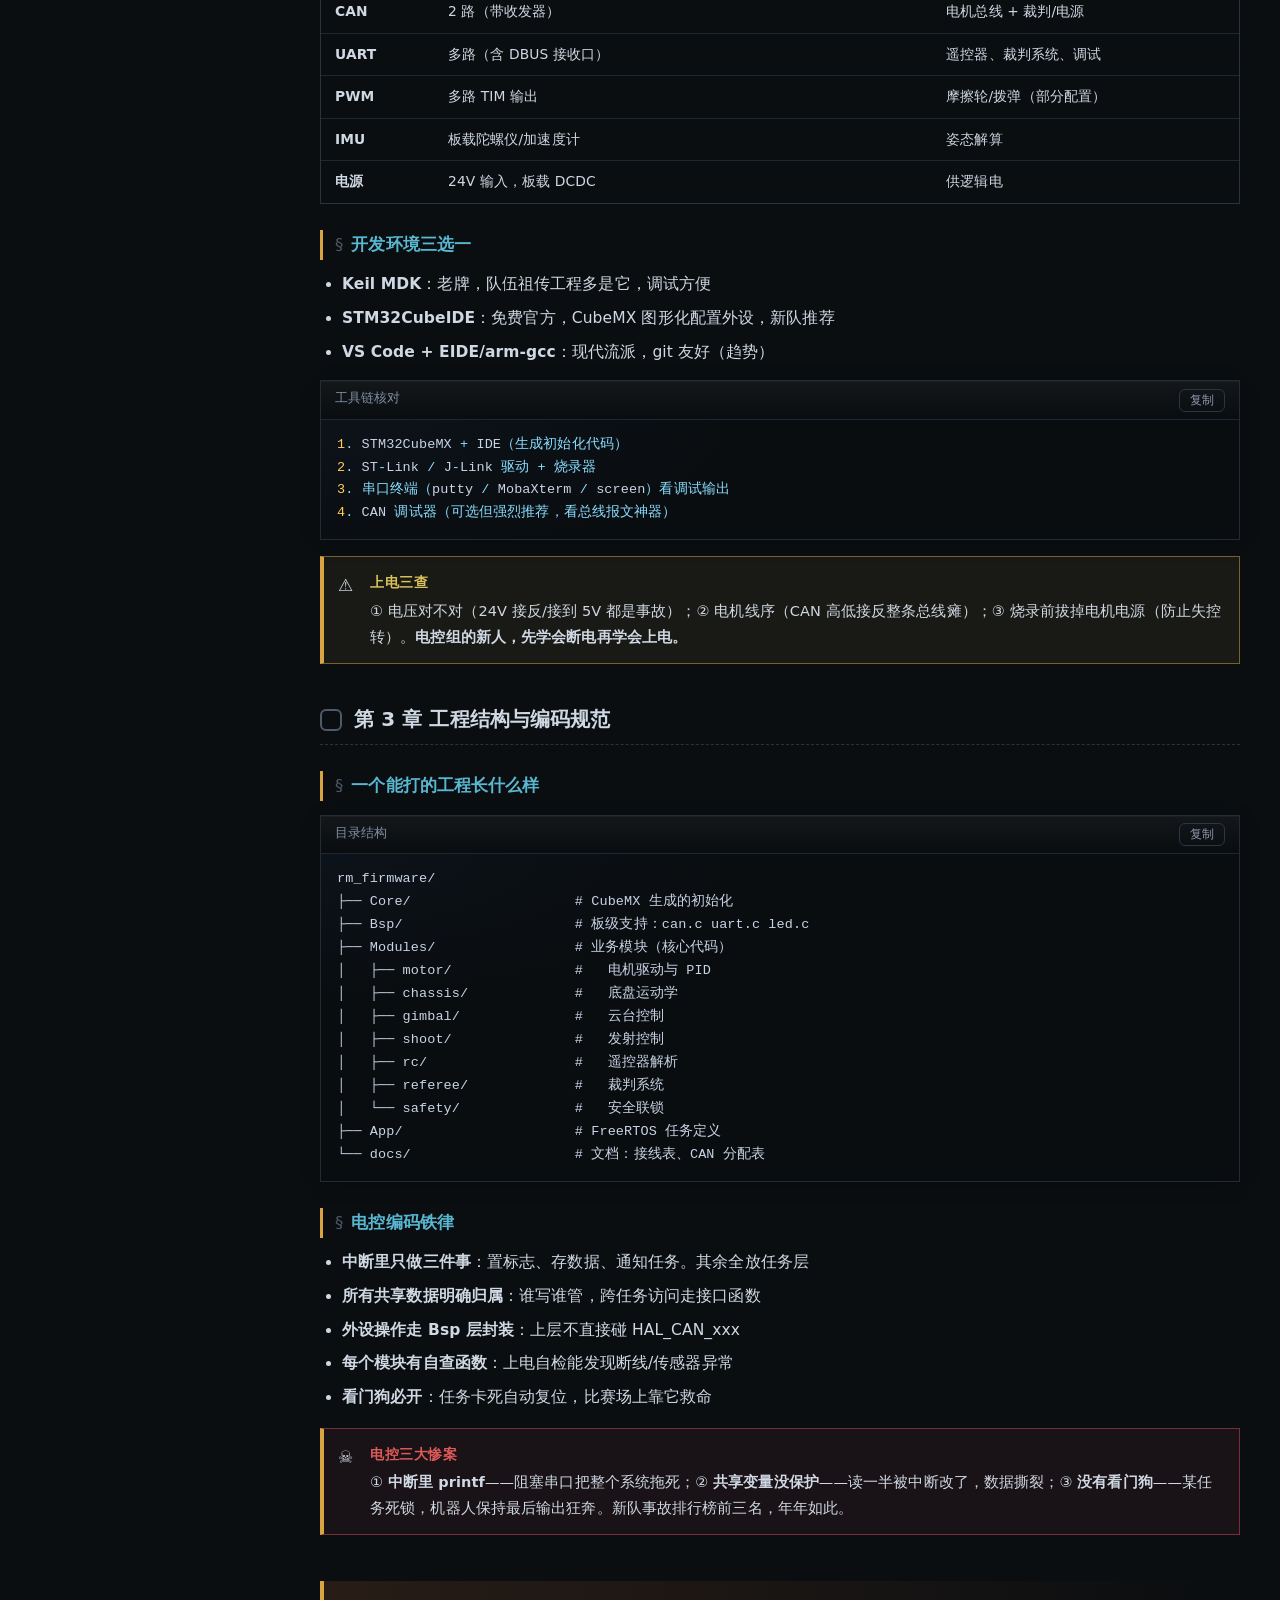
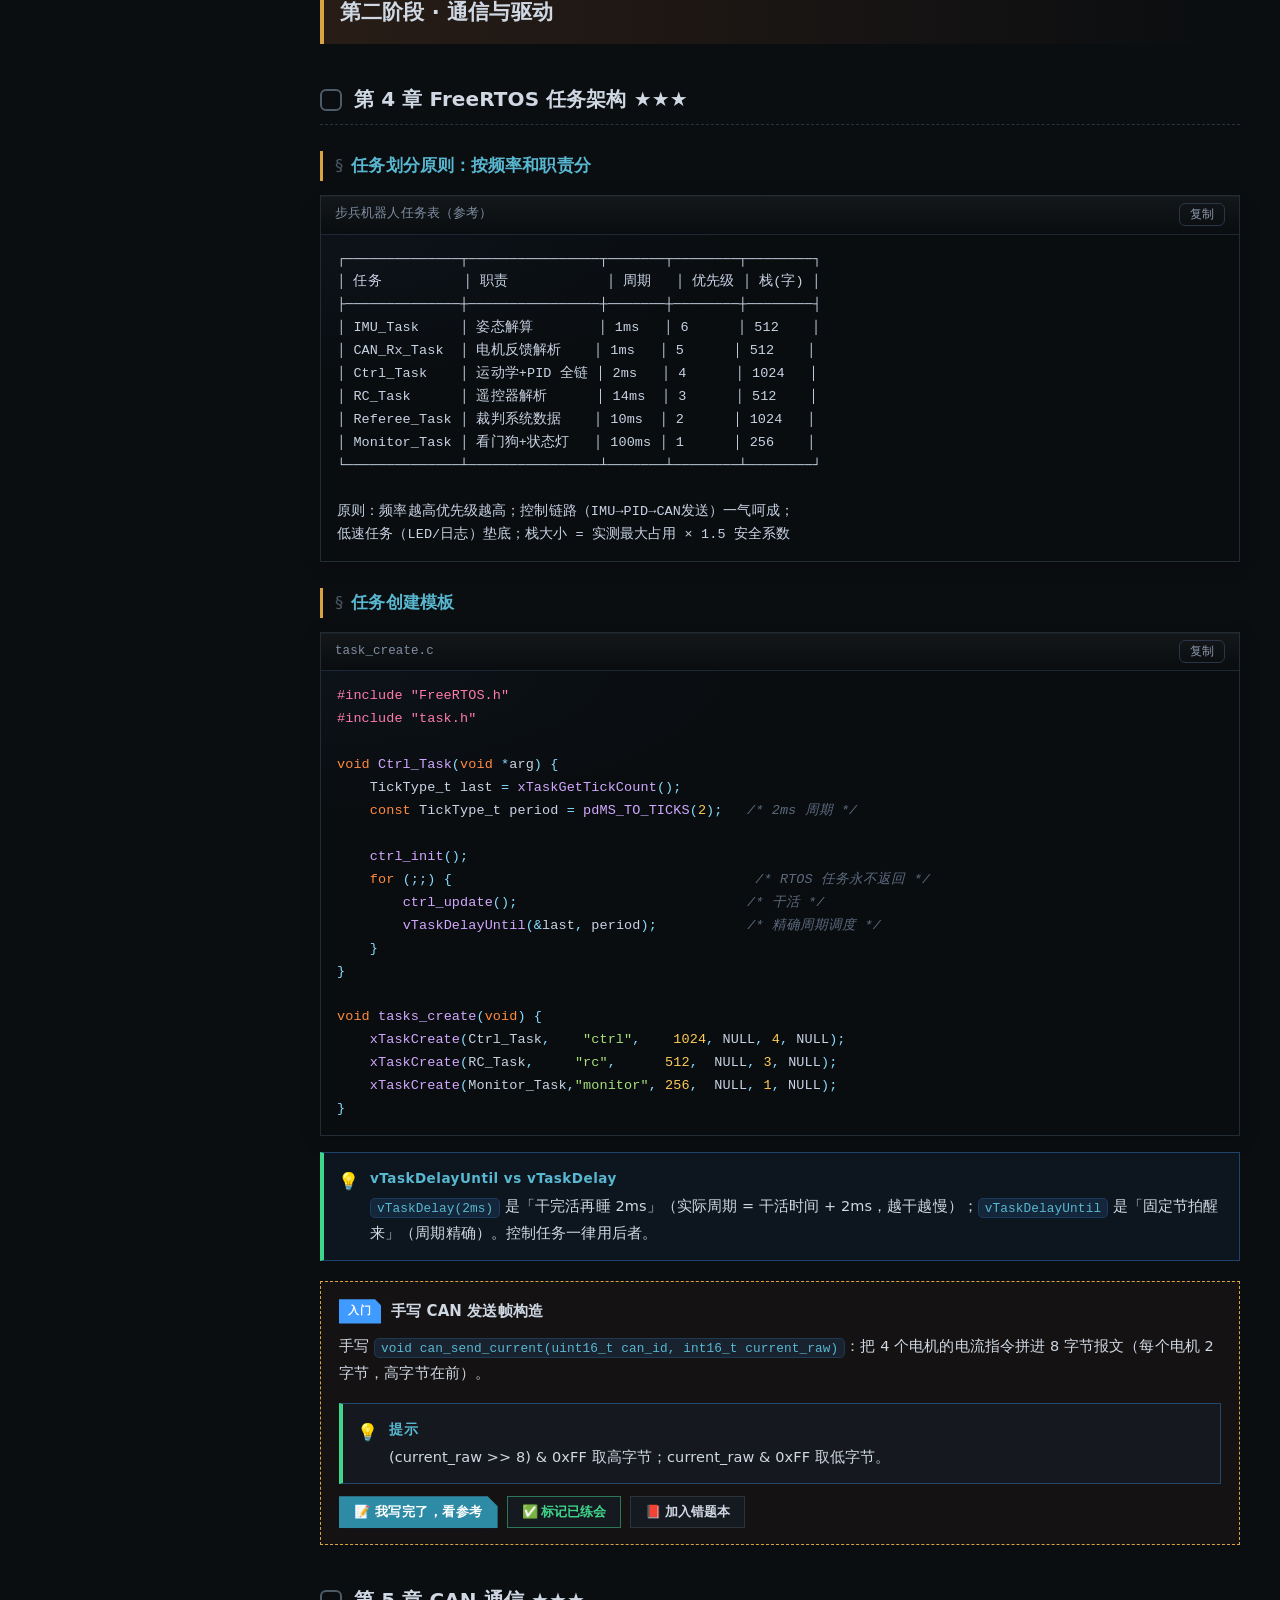
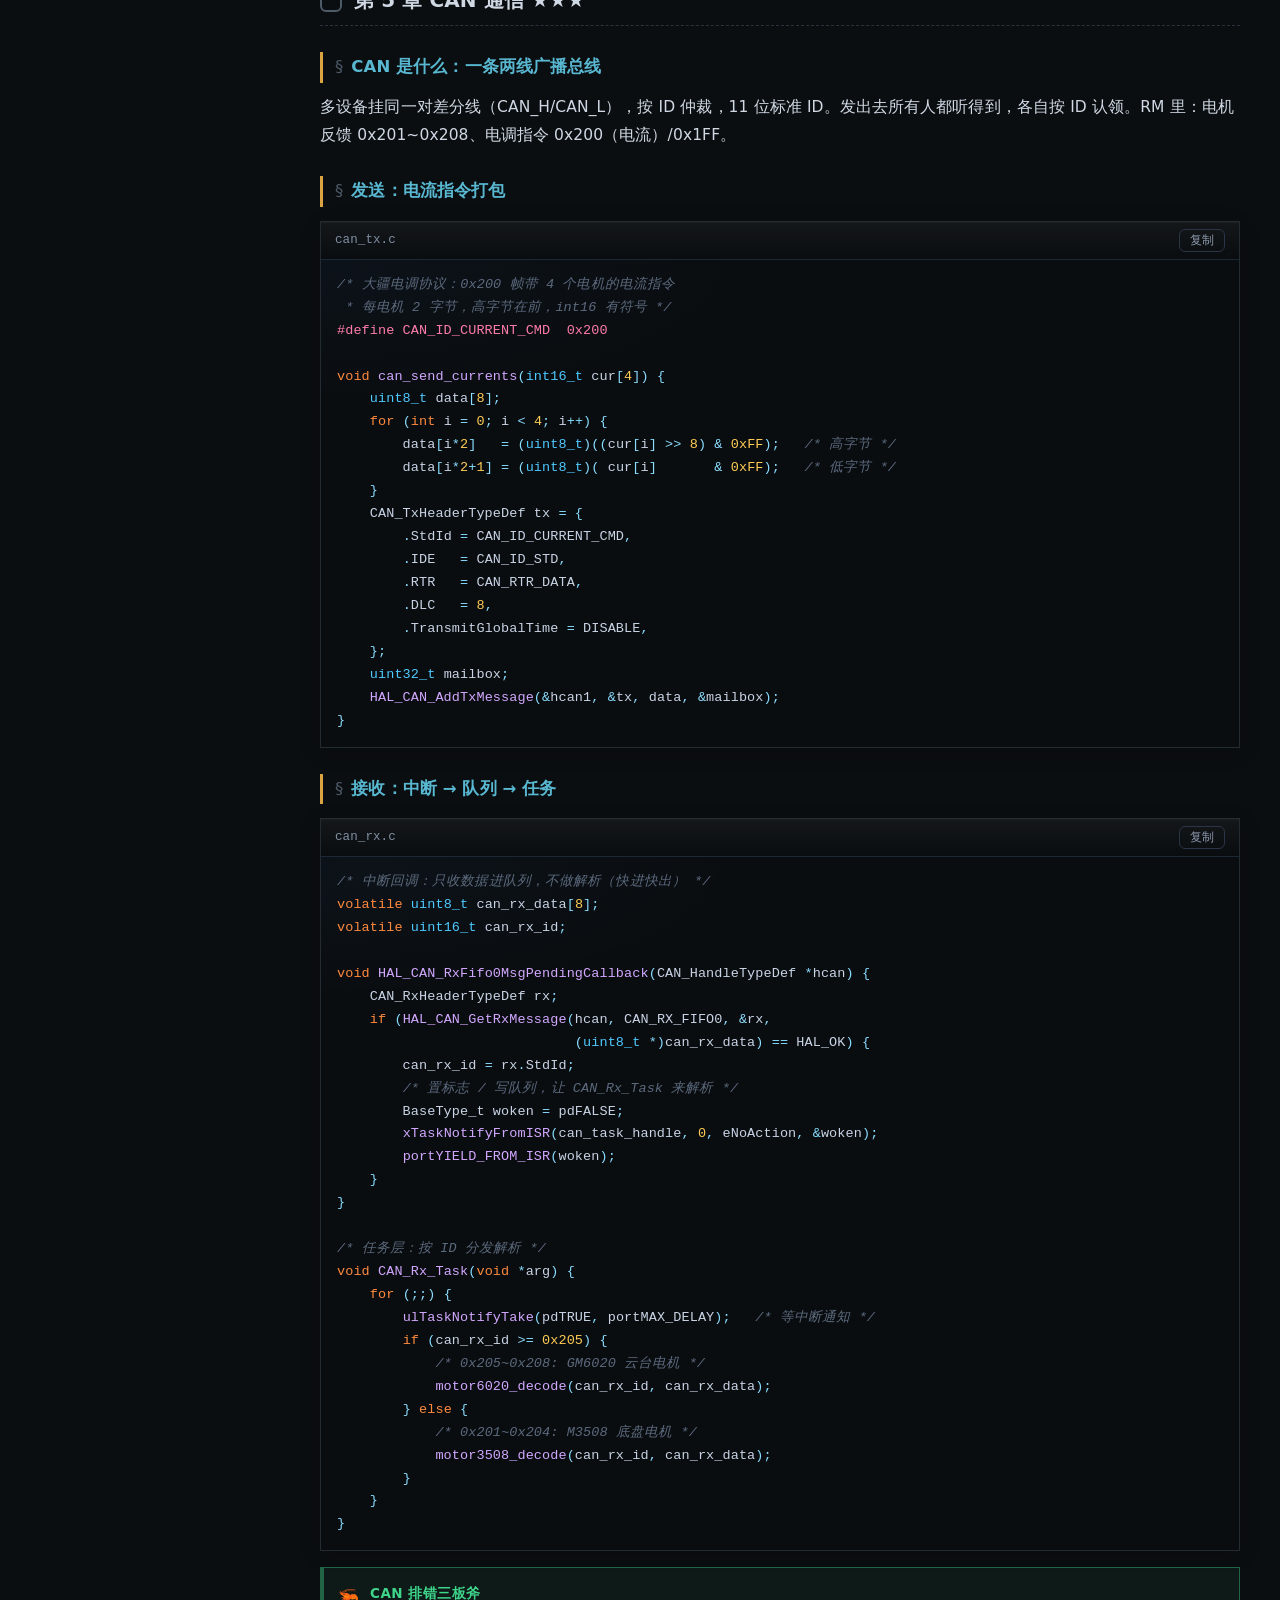
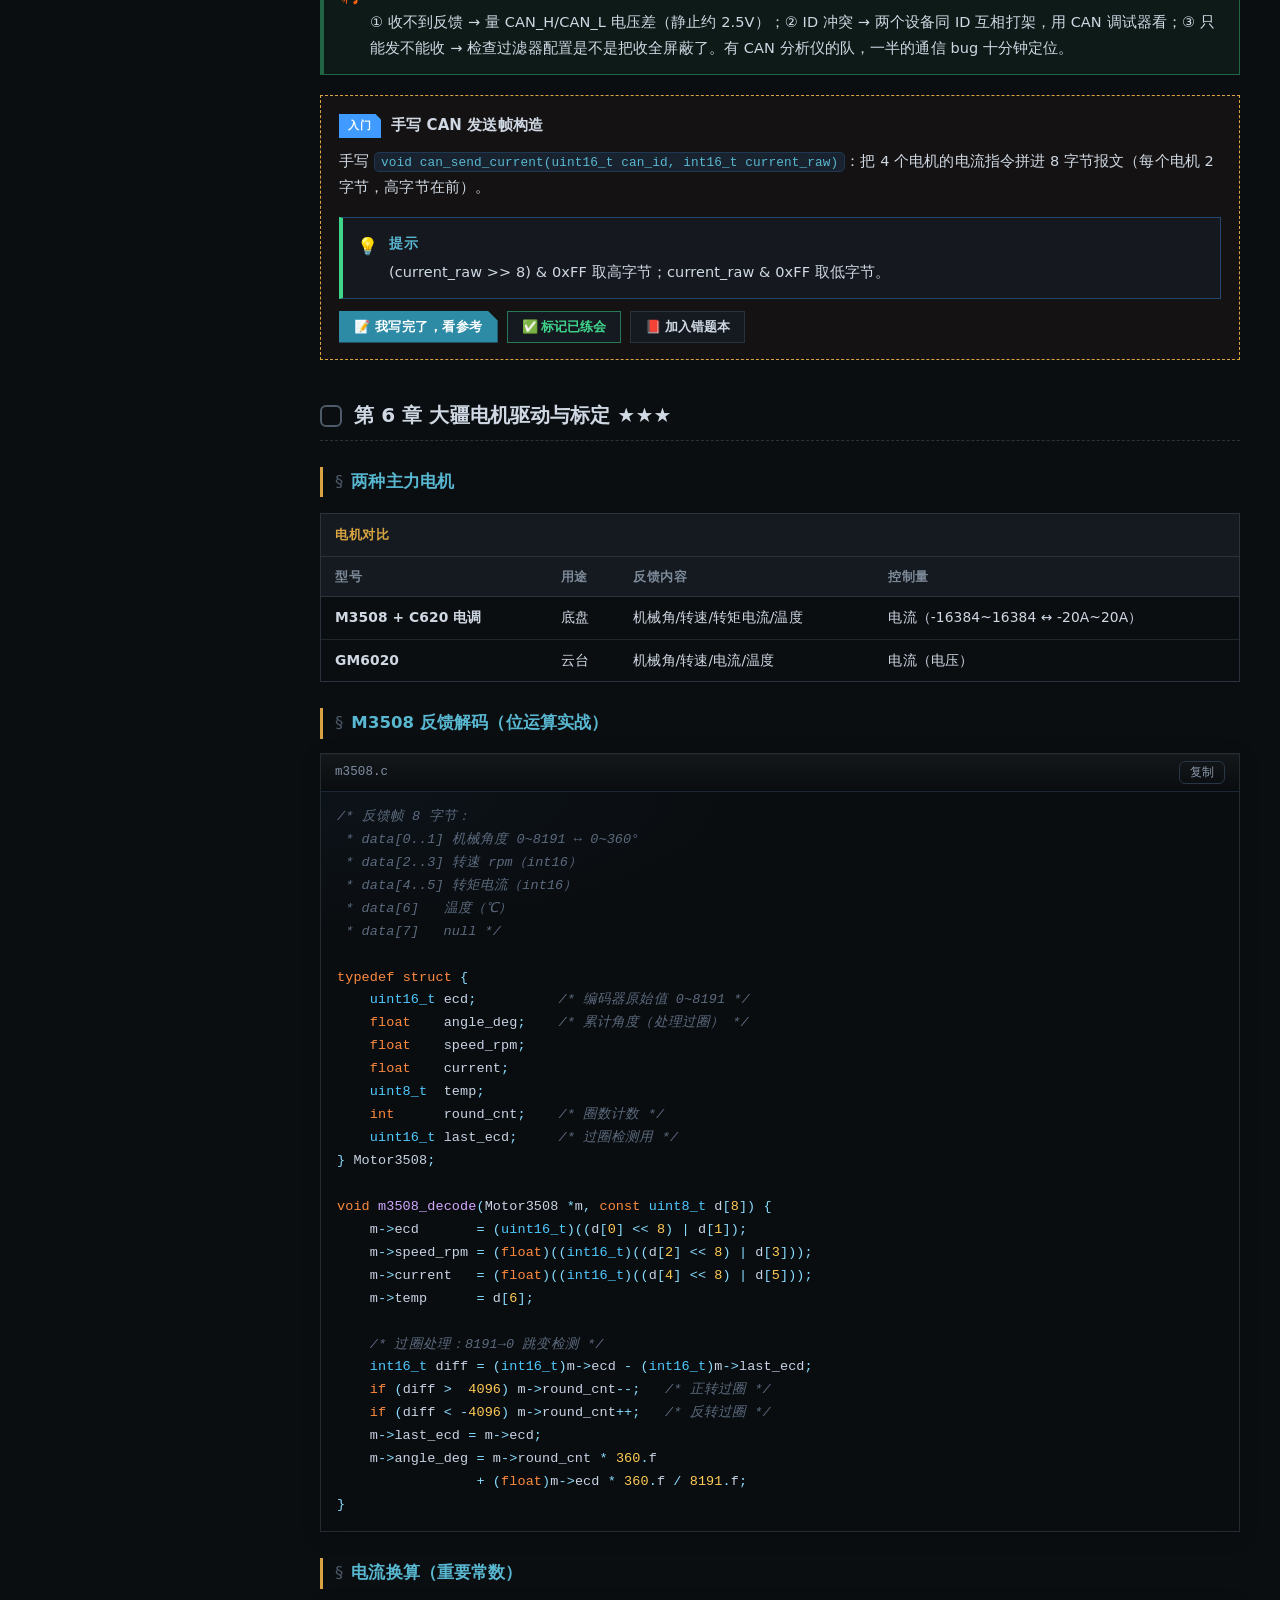
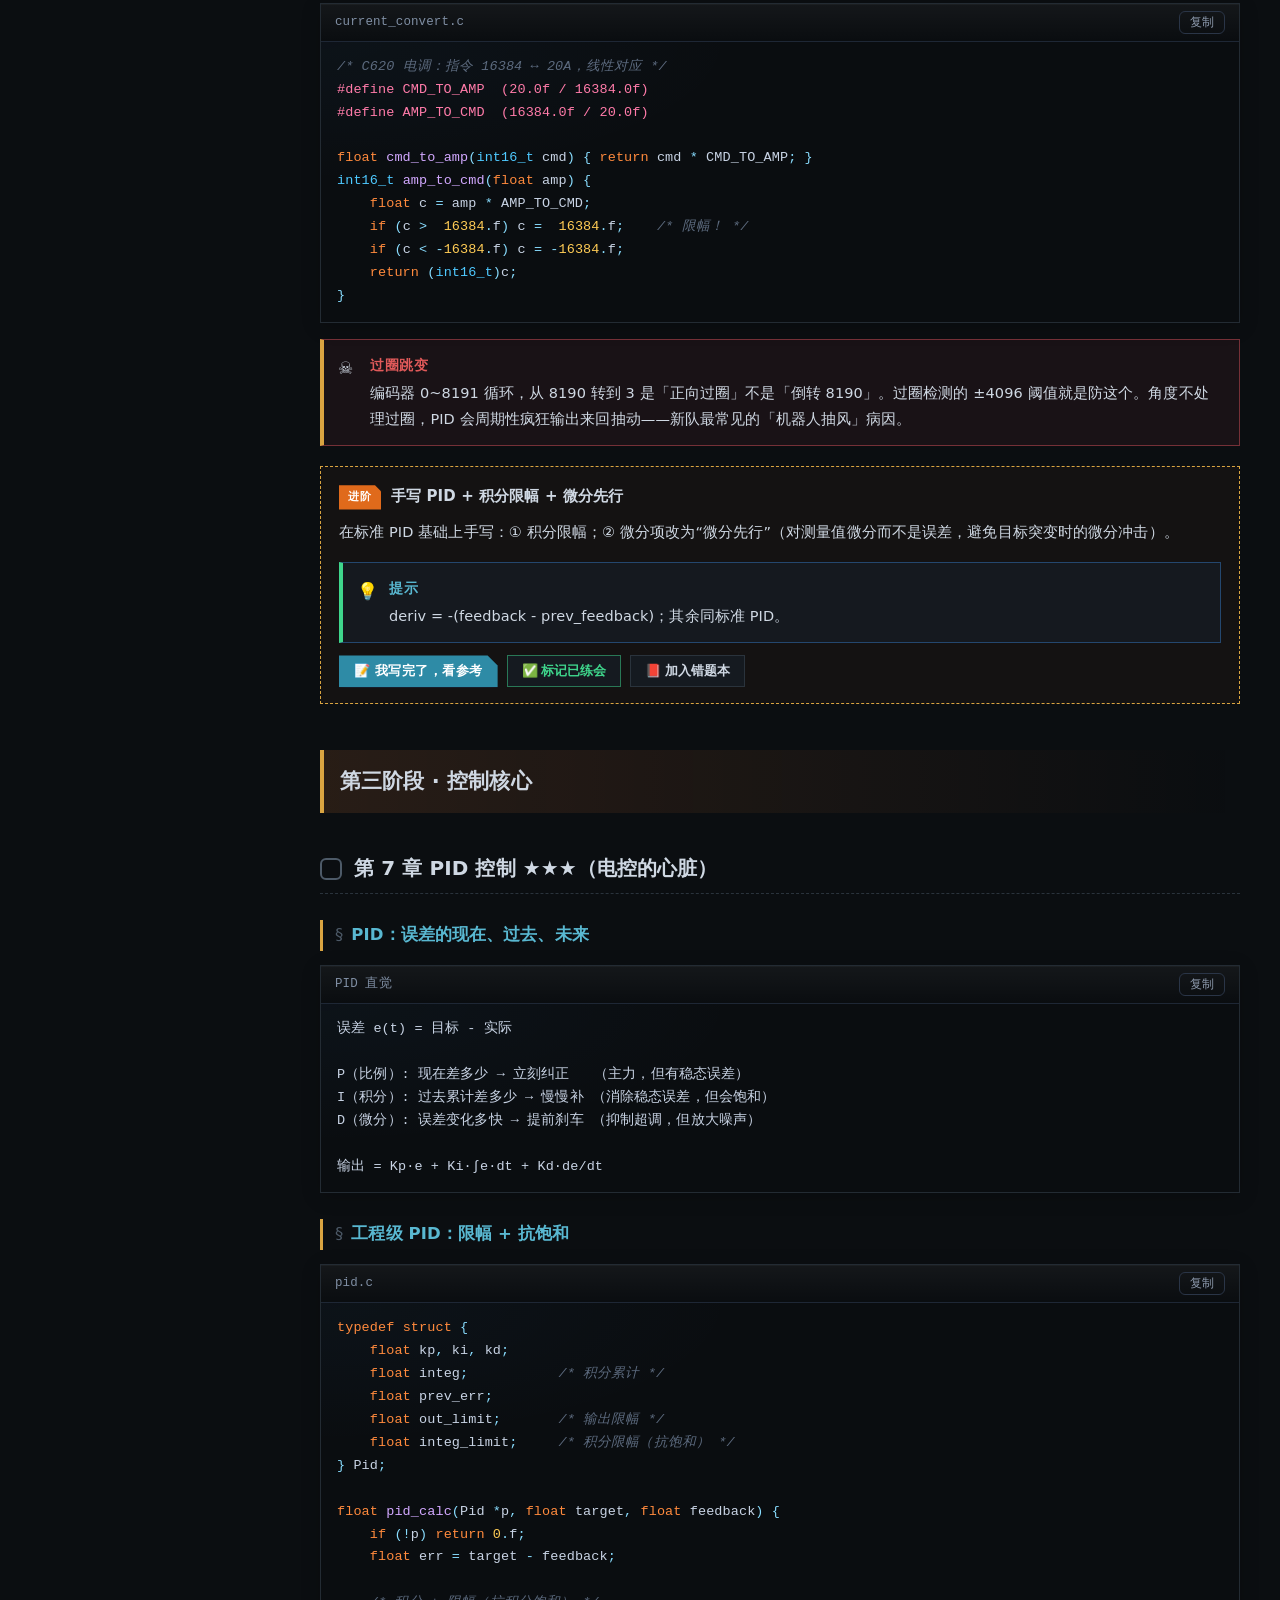
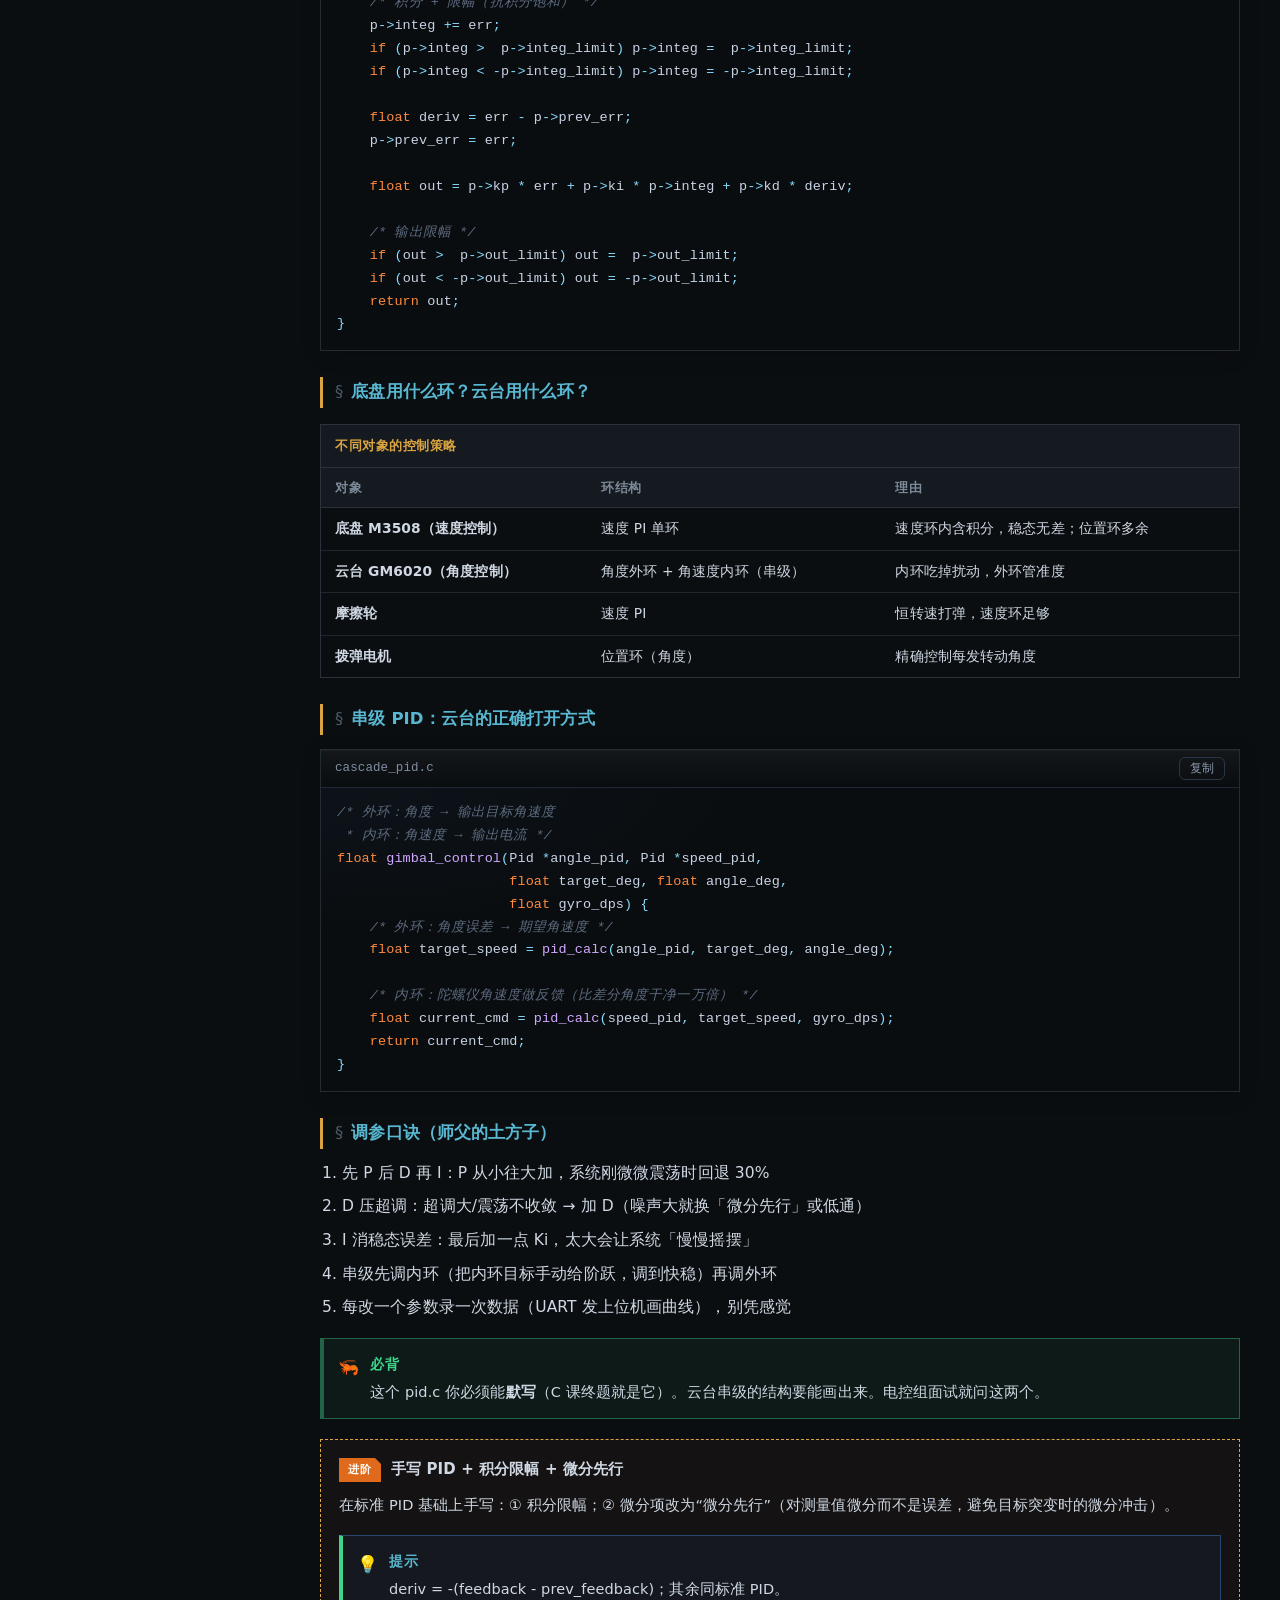
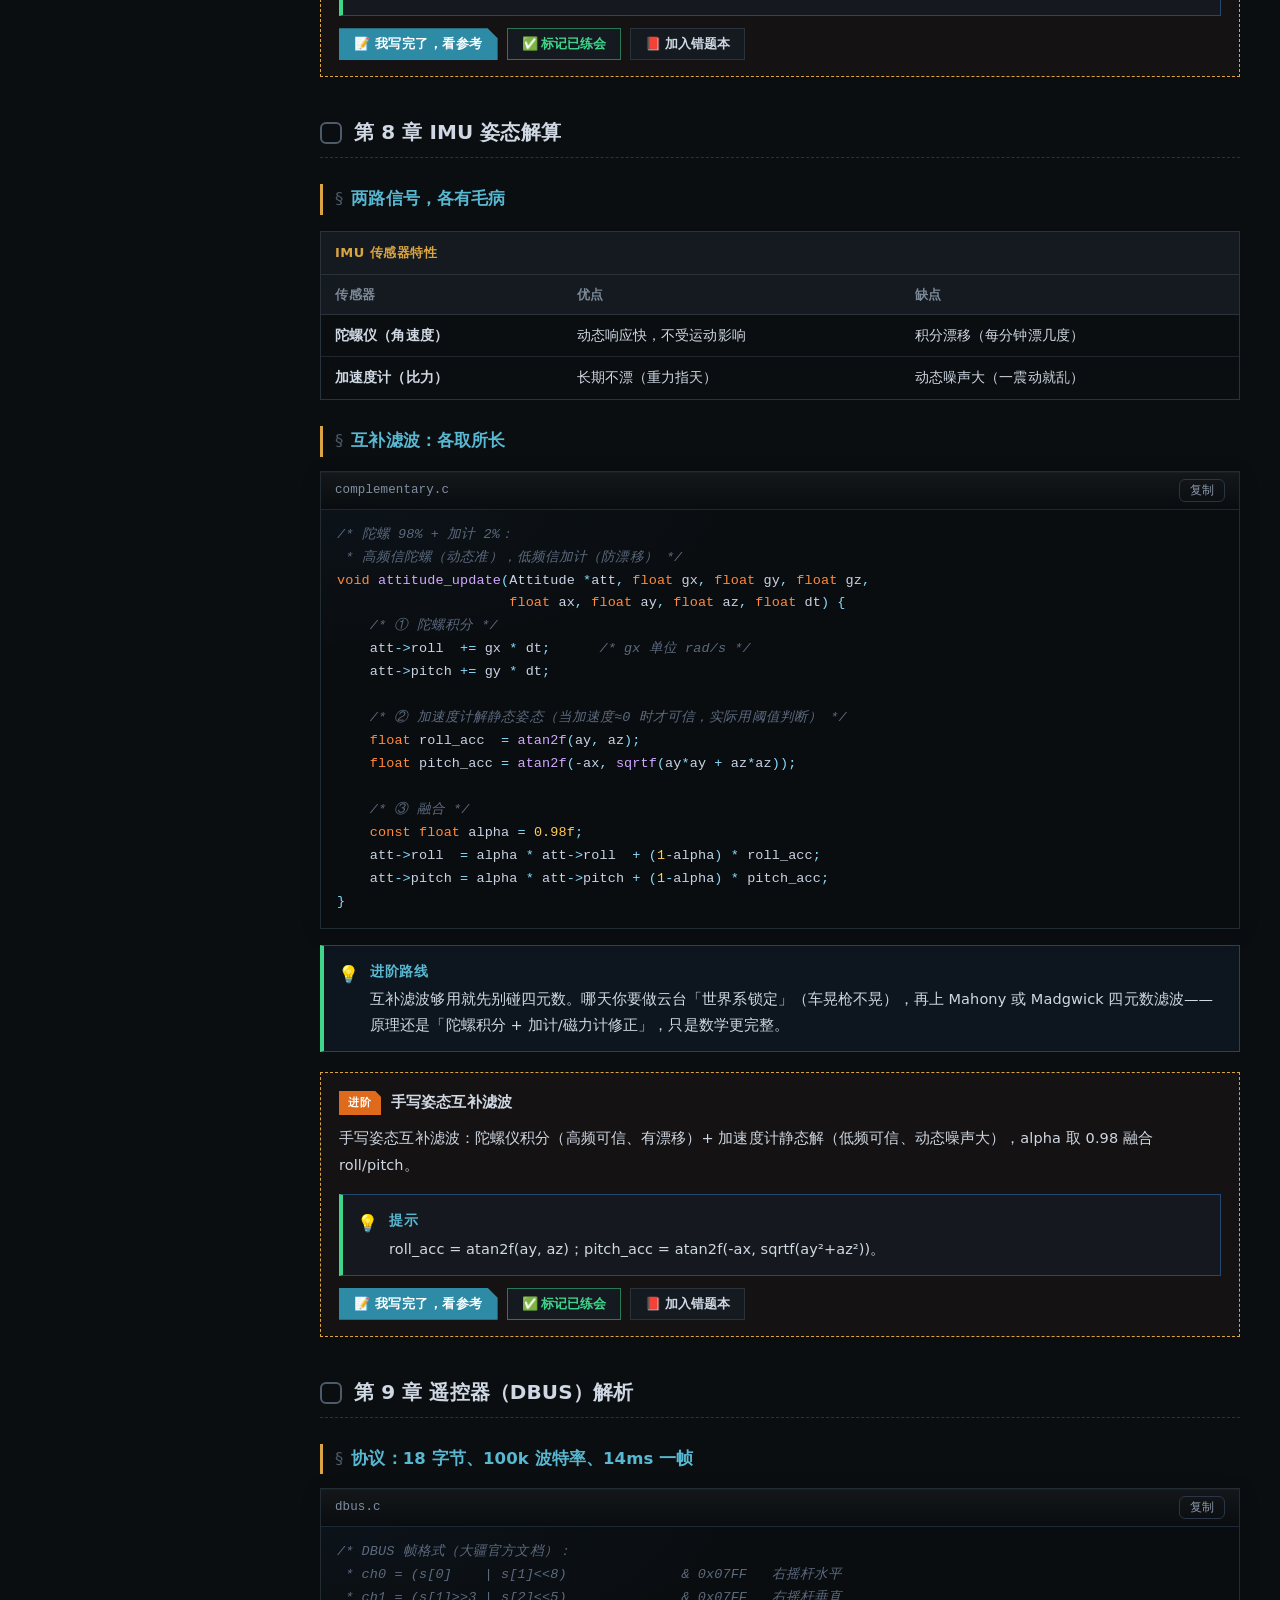
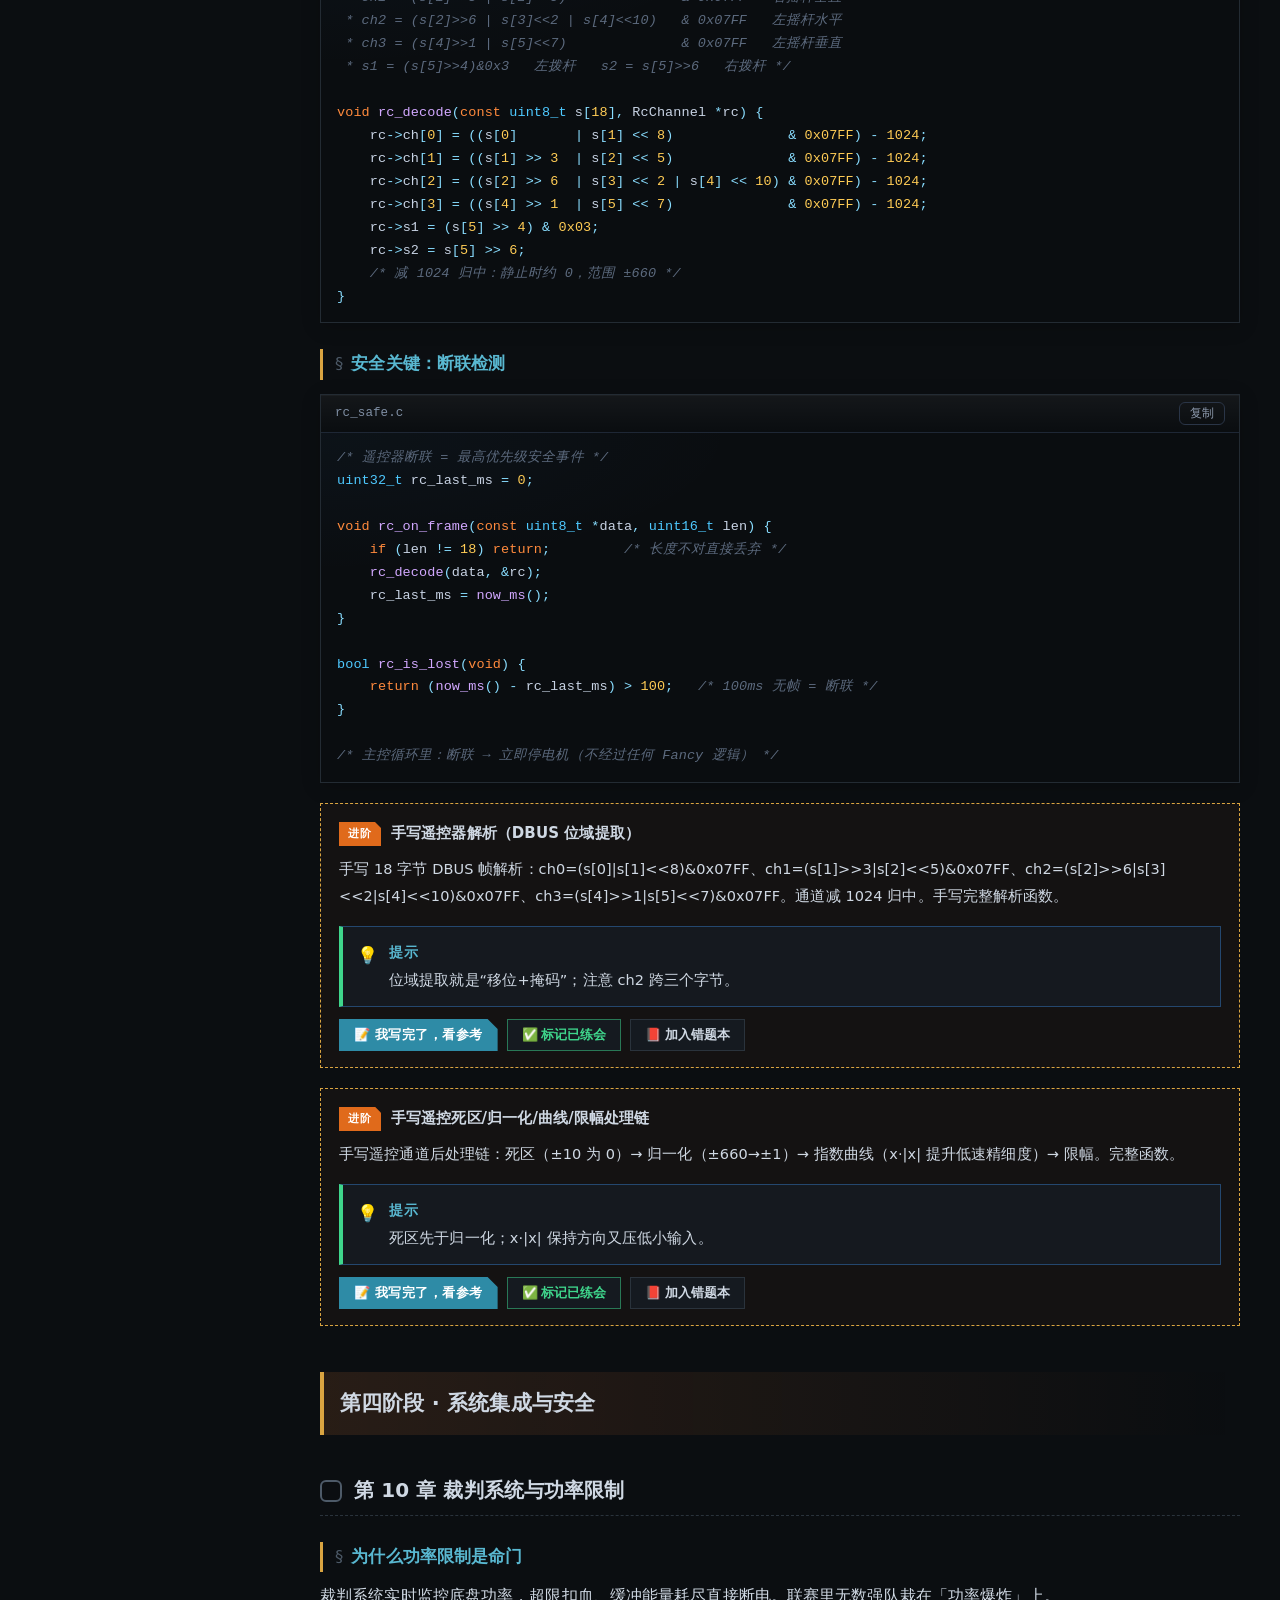
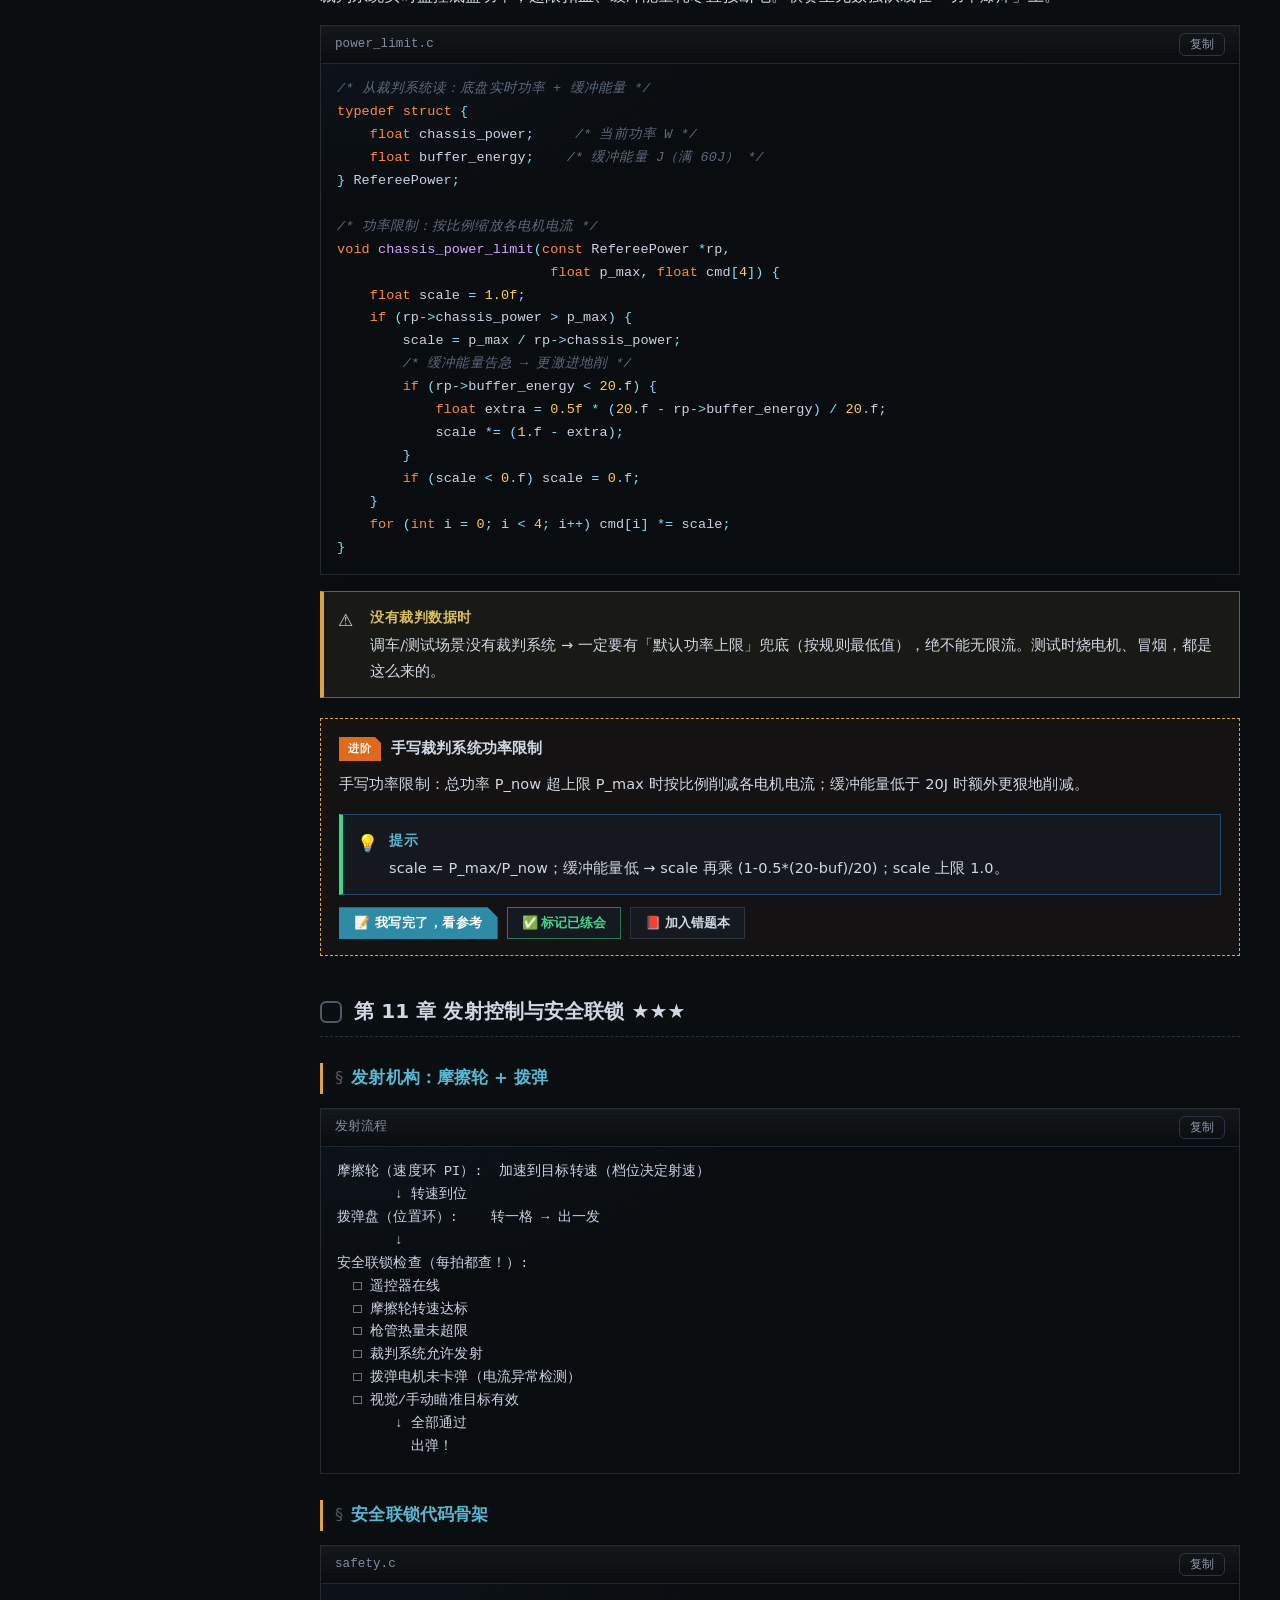
<file: rm-embedded.html>
<!DOCTYPE html>
<html lang="zh-CN">
<head>
<meta charset="UTF-8">
<meta name="viewport" content="width=device-width, initial-scale=1.0">
<meta http-equiv="Content-Security-Policy" content="default-src 'self'; style-src 'self' 'unsafe-inline'; script-src 'self' 'unsafe-inline'; img-src 'self' data:;">
<title>RM 电控 · RM 兵工厂</title>
<link rel="stylesheet" href="assets/css/style.css">
<link rel="stylesheet" href="assets/css/premium.css">
</head>
<body data-page="rme">
<div class="layout"><main class="content"></main></div>

<script src="assets/js/highlight.js"></script>
<script src="assets/js/app.js"></script>
<script src="assets/js/site-index.js"></script>
<script src="assets/js/practice-db.js"></script>
<script src="assets/js/practice-db-b.js"></script>
<script>
"use strict";

window.PAGE = {
  id: "rme",
  title: "RM 电控组实战",
  badge: "EMBEDDED",
  crumb: "RM 电控 · C 板 / FreeRTOS / 电机 / CAN",
  lead: "电控组是机器人的「神经系统」：C 板（STM32）跑 FreeRTOS，CAN 总线连电机，PID 是心脏，安全联锁是底线。这里全是你 C 语言课学的每一招的实战现场——<b>指针、位运算、状态机、结构体，一个都跑不掉</b>。",
  prev: { href: "ros2.html", label: "← ROS 2" },
  next: { href: "rm-control.html", label: "控制进阶" },

  stages: [
    { id: "stage-rme-1", title: "第一阶段 · 认识战场", chapters: [
      { id: "rme-overview", title: "第 1 章 RM 电控全景图", blocks: [
        H.sub("一台步兵机器人的电控构成"),
        H.code("text", "系统架构", [
          "┌─────────────────────────────────────────────┐",
          "│              C 板 (STM32F407)                │",
          "│  ┌─────────┐ ┌─────────┐ ┌──────────────┐  │",
          "│  │FreeRTOS │ │ CAN×2   │ │ UART(遥控/裁判)│  │",
          "│  │ 任务调度 │ │ 电机总线 │ │  DBUS/裁判系统 │  │",
          "│  └─────────┘ └─────────┘ └──────────────┘  │",
          "│  ┌─────────┐ ┌─────────┐ ┌──────────────┐  │",
          "│  │  PWM    │ │  SPI/I2C│ │  GPIO/LED    │  │",
          "│  │ 摩擦轮   │ │  IMU    │ │  状态指示     │  │",
          "│  └─────────┘ └─────────┘ └──────────────┘  │",
          "└─────────────────────────────────────────────┘",
          "      │CAN              │UART          │PWM",
          "      ↓                 ↓              ↓",
          "  4×M3508底盘电机   大疆遥控器DBUS   拨弹电机/摩擦轮",
          "  1×GM6020云台     裁判系统        发射机构"
        ].join("\n")),
        H.sub("为什么电控这么关键"),
        H.ul([
          "<b>可靠性底线</b>：视觉可以丢帧，电控失控就是撞墙、烧电机、伤人",
          "<b>实时性</b>：电机控制 1ms 一拍，晚一拍就抖动",
          "<b>联调枢纽</b>：视觉指令、遥控输入、裁判限制，全在电控汇合裁决"
        ]),
        H.note("master", "师父的忠告", "电控组的成长路径：<b>先会点灯 → 再会读传感器 → 再会控单电机 → 再会控底盘 → 最后系统集成</b>。跳级的学生写出来的代码，第一场比赛就会教你做人。"),
      ]},
      { id: "rme-dev", title: "第 2 章 硬件与开发环境", blocks: [
        H.sub("C 板（RoboMaster 开发板类型 C）"),
        H.table("C 板资源速查", ["资源", "规格", "用途"], [
          ["MCU", "STM32F407IGH6 (168MHz, Cortex-M4F)", "主控"],
          ["CAN", "2 路（带收发器）", "电机总线 + 裁判/电源"],
          ["UART", "多路（含 DBUS 接收口）", "遥控器、裁判系统、调试"],
          ["PWM", "多路 TIM 输出", "摩擦轮/拨弹（部分配置）"],
          ["IMU", "板载陀螺仪/加速度计", "姿态解算"],
          ["电源", "24V 输入，板载 DCDC", "供逻辑电"]
        ]),
        H.sub("开发环境三选一"),
        H.ul([
          "<b>Keil MDK</b>：老牌，队伍祖传工程多是它，调试方便",
          "<b>STM32CubeIDE</b>：免费官方，CubeMX 图形化配置外设，新队推荐",
          "<b>VS Code + EIDE/arm-gcc</b>：现代流派，git 友好（趋势）"
        ]),
        H.code("bash", "工具链核对", [
          "1. STM32CubeMX + IDE（生成初始化代码）",
          "2. ST-Link / J-Link 驱动 + 烧录器",
          "3. 串口终端（putty / MobaXterm / screen）看调试输出",
          "4. CAN 调试器（可选但强烈推荐，看总线报文神器）"
        ].join("\n")),
        H.note("warn", "上电三查", "① 电压对不对（24V 接反/接到 5V 都是事故）；② 电机线序（CAN 高低接反整条总线瘫）；③ 烧录前拔掉电机电源（防止失控转）。<b>电控组的新人，先学会断电再学会上电。</b>"),
      ]},
      { id: "rme-env", title: "第 3 章 工程结构与编码规范", blocks: [
        H.sub("一个能打的工程长什么样"),
        H.code("text", "目录结构", [
          "rm_firmware/",
          "├── Core/                    # CubeMX 生成的初始化",
          "├── Bsp/                     # 板级支持：can.c uart.c led.c",
          "├── Modules/                 # 业务模块（核心代码）",
          "│   ├── motor/               #   电机驱动与 PID",
          "│   ├── chassis/             #   底盘运动学",
          "│   ├── gimbal/              #   云台控制",
          "│   ├── shoot/               #   发射控制",
          "│   ├── rc/                  #   遥控器解析",
          "│   ├── referee/             #   裁判系统",
          "│   └── safety/              #   安全联锁",
          "├── App/                     # FreeRTOS 任务定义",
          "└── docs/                    # 文档：接线表、CAN 分配表"
        ].join("\n")),
        H.sub("电控编码铁律"),
        H.ul([
          "<b>中断里只做三件事</b>：置标志、存数据、通知任务。其余全放任务层",
          "<b>所有共享数据明确归属</b>：谁写谁管，跨任务访问走接口函数",
          "<b>外设操作走 Bsp 层封装</b>：上层不直接碰 HAL_CAN_xxx",
          "<b>每个模块有自查函数</b>：上电自检能发现断线/传感器异常",
          "<b>看门狗必开</b>：任务卡死自动复位，比赛场上靠它救命"
        ]),
        H.note("pitfall", "电控三大惨案", "① <b>中断里 printf</b>——阻塞串口把整个系统拖死；② <b>共享变量没保护</b>——读一半被中断改了，数据撕裂；③ <b>没有看门狗</b>——某任务死锁，机器人保持最后输出狂奔。新队事故排行榜前三名，年年如此。"),
      ]},
    ]},

    { id: "stage-rme-2", title: "第二阶段 · 通信与驱动", chapters: [
      { id: "rme-arch", title: "第 4 章 FreeRTOS 任务架构 ★★★", blocks: [
        H.sub("任务划分原则：按频率和职责分"),
        H.code("text", "步兵机器人任务表（参考）", [
          "┌──────────────┬────────────────┬───────┬────────┬────────┐",
          "│ 任务          │ 职责            │ 周期   │ 优先级 │ 栈(字) │",
          "├──────────────┼────────────────┼───────┼────────┼────────┤",
          "│ IMU_Task     │ 姿态解算        │ 1ms   │ 6      │ 512    │",
          "│ CAN_Rx_Task  │ 电机反馈解析    │ 1ms   │ 5      │ 512    │",
          "│ Ctrl_Task    │ 运动学+PID 全链 │ 2ms   │ 4      │ 1024   │",
          "│ RC_Task      │ 遥控器解析      │ 14ms  │ 3      │ 512    │",
          "│ Referee_Task │ 裁判系统数据    │ 10ms  │ 2      │ 1024   │",
          "│ Monitor_Task │ 看门狗+状态灯   │ 100ms │ 1      │ 256    │",
          "└──────────────┴────────────────┴───────┴────────┴────────┘",
          "",
          "原则：频率越高优先级越高；控制链路（IMU→PID→CAN发送）一气呵成；",
          "低速任务（LED/日志）垫底；栈大小 = 实测最大占用 × 1.5 安全系数"
        ].join("\n")),
        H.sub("任务创建模板"),
        H.code("c", "task_create.c", [
          "#include \"FreeRTOS.h\"",
          "#include \"task.h\"",
          "",
          "void Ctrl_Task(void *arg) {",
          "    TickType_t last = xTaskGetTickCount();",
          "    const TickType_t period = pdMS_TO_TICKS(2);   /* 2ms 周期 */",
          "",
          "    ctrl_init();",
          "    for (;;) {                                     /* RTOS 任务永不返回 */",
          "        ctrl_update();                            /* 干活 */",
          "        vTaskDelayUntil(&last, period);           /* 精确周期调度 */",
          "    }",
          "}",
          "",
          "void tasks_create(void) {",
          "    xTaskCreate(Ctrl_Task,    \"ctrl\",    1024, NULL, 4, NULL);",
          "    xTaskCreate(RC_Task,     \"rc\",      512,  NULL, 3, NULL);",
          "    xTaskCreate(Monitor_Task,\"monitor\", 256,  NULL, 1, NULL);",
          "}"
        ].join("\n")),
        H.note("tip", "vTaskDelayUntil vs vTaskDelay", "<code class='inline'>vTaskDelay(2ms)</code> 是「干完活再睡 2ms」（实际周期 = 干活时间 + 2ms，越干越慢）；<code class='inline'>vTaskDelayUntil</code> 是「固定节拍醒来」（周期精确）。控制任务一律用后者。"),
        H.pracRef("rme-p1"),
      ]},
      { id: "rme-can", title: "第 5 章 CAN 通信 ★★★", blocks: [
        H.sub("CAN 是什么：一条两线广播总线"),
        H.p("多设备挂同一对差分线（CAN_H/CAN_L），按 ID 仲裁，11 位标准 ID。发出去所有人都听得到，各自按 ID 认领。RM 里：电机反馈 0x201~0x208、电调指令 0x200（电流）/0x1FF。"),
        H.sub("发送：电流指令打包"),
        H.code("c", "can_tx.c", [
          "/* 大疆电调协议：0x200 帧带 4 个电机的电流指令",
          " * 每电机 2 字节，高字节在前，int16 有符号 */",
          "#define CAN_ID_CURRENT_CMD  0x200",
          "",
          "void can_send_currents(int16_t cur[4]) {",
          "    uint8_t data[8];",
          "    for (int i = 0; i < 4; i++) {",
          "        data[i*2]   = (uint8_t)((cur[i] >> 8) & 0xFF);   /* 高字节 */",
          "        data[i*2+1] = (uint8_t)( cur[i]       & 0xFF);   /* 低字节 */",
          "    }",
          "    CAN_TxHeaderTypeDef tx = {",
          "        .StdId = CAN_ID_CURRENT_CMD,",
          "        .IDE   = CAN_ID_STD,",
          "        .RTR   = CAN_RTR_DATA,",
          "        .DLC   = 8,",
          "        .TransmitGlobalTime = DISABLE,",
          "    };",
          "    uint32_t mailbox;",
          "    HAL_CAN_AddTxMessage(&hcan1, &tx, data, &mailbox);",
          "}"
        ].join("\n")),
        H.sub("接收：中断 → 队列 → 任务"),
        H.code("c", "can_rx.c", [
          "/* 中断回调：只收数据进队列，不做解析（快进快出） */",
          "volatile uint8_t can_rx_data[8];",
          "volatile uint16_t can_rx_id;",
          "",
          "void HAL_CAN_RxFifo0MsgPendingCallback(CAN_HandleTypeDef *hcan) {",
          "    CAN_RxHeaderTypeDef rx;",
          "    if (HAL_CAN_GetRxMessage(hcan, CAN_RX_FIFO0, &rx,",
          "                             (uint8_t *)can_rx_data) == HAL_OK) {",
          "        can_rx_id = rx.StdId;",
          "        /* 置标志 / 写队列，让 CAN_Rx_Task 来解析 */",
          "        BaseType_t woken = pdFALSE;",
          "        xTaskNotifyFromISR(can_task_handle, 0, eNoAction, &woken);",
          "        portYIELD_FROM_ISR(woken);",
          "    }",
          "}",
          "",
          "/* 任务层：按 ID 分发解析 */",
          "void CAN_Rx_Task(void *arg) {",
          "    for (;;) {",
          "        ulTaskNotifyTake(pdTRUE, portMAX_DELAY);   /* 等中断通知 */",
          "        if (can_rx_id >= 0x205) {",
          "            /* 0x205~0x208: GM6020 云台电机 */",
          "            motor6020_decode(can_rx_id, can_rx_data);",
          "        } else {",
          "            /* 0x201~0x204: M3508 底盘电机 */",
          "            motor3508_decode(can_rx_id, can_rx_data);",
          "        }",
          "    }",
          "}"
        ].join("\n")),
        H.note("master", "CAN 排错三板斧", "① 收不到反馈 → 量 CAN_H/CAN_L 电压差（静止约 2.5V）；② ID 冲突 → 两个设备同 ID 互相打架，用 CAN 调试器看；③ 只能发不能收 → 检查过滤器配置是不是把收全屏蔽了。有 CAN 分析仪的队，一半的通信 bug 十分钟定位。"),
        H.pracRef("rme-p1"),
      ]},
      { id: "rme-dji-motor", title: "第 6 章 大疆电机驱动与标定 ★★★", blocks: [
        H.sub("两种主力电机"),
        H.table("电机对比", ["型号", "用途", "反馈内容", "控制量"], [
          ["M3508 + C620 电调", "底盘", "机械角/转速/转矩电流/温度", "电流（-16384~16384 ↔ -20A~20A）"],
          ["GM6020", "云台", "机械角/转速/电流/温度", "电流（电压）"]
        ]),
        H.sub("M3508 反馈解码（位运算实战）"),
        H.code("c", "m3508.c", [
          "/* 反馈帧 8 字节：",
          " * data[0..1] 机械角度 0~8191 ↔ 0~360°",
          " * data[2..3] 转速 rpm（int16）",
          " * data[4..5] 转矩电流（int16）",
          " * data[6]   温度（℃）",
          " * data[7]   null */",
          "",
          "typedef struct {",
          "    uint16_t ecd;          /* 编码器原始值 0~8191 */",
          "    float    angle_deg;    /* 累计角度（处理过圈） */",
          "    float    speed_rpm;",
          "    float    current;",
          "    uint8_t  temp;",
          "    int      round_cnt;    /* 圈数计数 */",
          "    uint16_t last_ecd;     /* 过圈检测用 */",
          "} Motor3508;",
          "",
          "void m3508_decode(Motor3508 *m, const uint8_t d[8]) {",
          "    m->ecd       = (uint16_t)((d[0] << 8) | d[1]);",
          "    m->speed_rpm = (float)((int16_t)((d[2] << 8) | d[3]));",
          "    m->current   = (float)((int16_t)((d[4] << 8) | d[5]));",
          "    m->temp      = d[6];",
          "",
          "    /* 过圈处理：8191→0 跳变检测 */",
          "    int16_t diff = (int16_t)m->ecd - (int16_t)m->last_ecd;",
          "    if (diff >  4096) m->round_cnt--;   /* 正转过圈 */",
          "    if (diff < -4096) m->round_cnt++;   /* 反转过圈 */",
          "    m->last_ecd = m->ecd;",
          "    m->angle_deg = m->round_cnt * 360.f",
          "                 + (float)m->ecd * 360.f / 8191.f;",
          "}"
        ].join("\n")),
        H.sub("电流换算（重要常数）"),
        H.code("c", "current_convert.c", [
          "/* C620 电调：指令 16384 ↔ 20A，线性对应 */",
          "#define CMD_TO_AMP  (20.0f / 16384.0f)",
          "#define AMP_TO_CMD  (16384.0f / 20.0f)",
          "",
          "float cmd_to_amp(int16_t cmd) { return cmd * CMD_TO_AMP; }",
          "int16_t amp_to_cmd(float amp) {",
          "    float c = amp * AMP_TO_CMD;",
          "    if (c >  16384.f) c =  16384.f;    /* 限幅！ */",
          "    if (c < -16384.f) c = -16384.f;",
          "    return (int16_t)c;",
          "}"
        ].join("\n")),
        H.note("pitfall", "过圈跳变", "编码器 0~8191 循环，从 8190 转到 3 是「正向过圈」不是「倒转 8190」。过圈检测的 ±4096 阈值就是防这个。角度不处理过圈，PID 会周期性疯狂输出来回抽动——新队最常见的「机器人抽风」病因。"),
        H.pracRef("rme-p2"),
      ]},
    ]},

    { id: "stage-rme-3", title: "第三阶段 · 控制核心", chapters: [
      { id: "rme-pid", title: "第 7 章 PID 控制 ★★★（电控的心脏）", blocks: [
        H.sub("PID：误差的现在、过去、未来"),
        H.code("text", "PID 直觉", [
          "误差 e(t) = 目标 - 实际",
          "",
          "P（比例）: 现在差多少 → 立刻纠正   （主力，但有稳态误差）",
          "I（积分）: 过去累计差多少 → 慢慢补 （消除稳态误差，但会饱和）",
          "D（微分）: 误差变化多快 → 提前刹车 （抑制超调，但放大噪声）",
          "",
          "输出 = Kp·e + Ki·∫e·dt + Kd·de/dt"
        ].join("\n")),
        H.sub("工程级 PID：限幅 + 抗饱和"),
        H.code("c", "pid.c", [
          "typedef struct {",
          "    float kp, ki, kd;",
          "    float integ;           /* 积分累计 */",
          "    float prev_err;",
          "    float out_limit;       /* 输出限幅 */",
          "    float integ_limit;     /* 积分限幅（抗饱和） */",
          "} Pid;",
          "",
          "float pid_calc(Pid *p, float target, float feedback) {",
          "    if (!p) return 0.f;",
          "    float err = target - feedback;",
          "",
          "    /* 积分 + 限幅（抗积分饱和） */",
          "    p->integ += err;",
          "    if (p->integ >  p->integ_limit) p->integ =  p->integ_limit;",
          "    if (p->integ < -p->integ_limit) p->integ = -p->integ_limit;",
          "",
          "    float deriv = err - p->prev_err;",
          "    p->prev_err = err;",
          "",
          "    float out = p->kp * err + p->ki * p->integ + p->kd * deriv;",
          "",
          "    /* 输出限幅 */",
          "    if (out >  p->out_limit) out =  p->out_limit;",
          "    if (out < -p->out_limit) out = -p->out_limit;",
          "    return out;",
          "}"
        ].join("\n")),
        H.sub("底盘用什么环？云台用什么环？"),
        H.table("不同对象的控制策略", ["对象", "环结构", "理由"], [
          ["底盘 M3508（速度控制）", "速度 PI 单环", "速度环内含积分，稳态无差；位置环多余"],
          ["云台 GM6020（角度控制）", "角度外环 + 角速度内环（串级）", "内环吃掉扰动，外环管准度"],
          ["摩擦轮", "速度 PI", "恒转速打弹，速度环足够"],
          ["拨弹电机", "位置环（角度）", "精确控制每发转动角度"]
        ]),
        H.sub("串级 PID：云台的正确打开方式"),
        H.code("c", "cascade_pid.c", [
          "/* 外环：角度 → 输出目标角速度",
          " * 内环：角速度 → 输出电流 */",
          "float gimbal_control(Pid *angle_pid, Pid *speed_pid,",
          "                     float target_deg, float angle_deg,",
          "                     float gyro_dps) {",
          "    /* 外环：角度误差 → 期望角速度 */",
          "    float target_speed = pid_calc(angle_pid, target_deg, angle_deg);",
          "",
          "    /* 内环：陀螺仪角速度做反馈（比差分角度干净一万倍） */",
          "    float current_cmd = pid_calc(speed_pid, target_speed, gyro_dps);",
          "    return current_cmd;",
          "}"
        ].join("\n")),
        H.sub("调参口诀（师父的土方子）"),
        H.ol([
          "先 P 后 D 再 I：P 从小往大加，系统刚微微震荡时回退 30%",
          "D 压超调：超调大/震荡不收敛 → 加 D（噪声大就换「微分先行」或低通）",
          "I 消稳态误差：最后加一点 Ki，太大会让系统「慢慢摇摆」",
          "串级先调内环（把内环目标手动给阶跃，调到快稳）再调外环",
          "每改一个参数录一次数据（UART 发上位机画曲线），别凭感觉"
        ]),
        H.note("master", "必背", "这个 pid.c 你必须能<b>默写</b>（C 课终题就是它）。云台串级的结构要能画出来。电控组面试就问这两个。"),
        H.pracRef("rme-p2"),
      ]},
      { id: "rme-imu", title: "第 8 章 IMU 姿态解算", blocks: [
        H.sub("两路信号，各有毛病"),
        H.table("IMU 传感器特性", ["传感器", "优点", "缺点"], [
          ["陀螺仪（角速度）", "动态响应快，不受运动影响", "积分漂移（每分钟漂几度）"],
          ["加速度计（比力）", "长期不漂（重力指天）", "动态噪声大（一震动就乱）"]
        ]),
        H.sub("互补滤波：各取所长"),
        H.code("c", "complementary.c", [
          "/* 陀螺 98% + 加计 2%：",
          " * 高频信陀螺（动态准），低频信加计（防漂移） */",
          "void attitude_update(Attitude *att, float gx, float gy, float gz,",
          "                     float ax, float ay, float az, float dt) {",
          "    /* ① 陀螺积分 */",
          "    att->roll  += gx * dt;      /* gx 单位 rad/s */",
          "    att->pitch += gy * dt;",
          "",
          "    /* ② 加速度计解静态姿态（当加速度≈0 时才可信，实际用阈值判断） */",
          "    float roll_acc  = atan2f(ay, az);",
          "    float pitch_acc = atan2f(-ax, sqrtf(ay*ay + az*az));",
          "",
          "    /* ③ 融合 */",
          "    const float alpha = 0.98f;",
          "    att->roll  = alpha * att->roll  + (1-alpha) * roll_acc;",
          "    att->pitch = alpha * att->pitch + (1-alpha) * pitch_acc;",
          "}"
        ].join("\n")),
        H.note("tip", "进阶路线", "互补滤波够用就先别碰四元数。哪天你要做云台「世界系锁定」（车晃枪不晃），再上 Mahony 或 Madgwick 四元数滤波——原理还是「陀螺积分 + 加计/磁力计修正」，只是数学更完整。"),
        H.pracRef("rme-p5"),
      ]},
      { id: "rme-rc", title: "第 9 章 遥控器（DBUS）解析", blocks: [
        H.sub("协议：18 字节、100k 波特率、14ms 一帧"),
        H.code("c", "dbus.c", [
          "/* DBUS 帧格式（大疆官方文档）：",
          " * ch0 = (s[0]    | s[1]<<8)              & 0x07FF   右摇杆水平",
          " * ch1 = (s[1]>>3 | s[2]<<5)              & 0x07FF   右摇杆垂直",
          " * ch2 = (s[2]>>6 | s[3]<<2 | s[4]<<10)   & 0x07FF   左摇杆水平",
          " * ch3 = (s[4]>>1 | s[5]<<7)              & 0x07FF   左摇杆垂直",
          " * s1 = (s[5]>>4)&0x3   左拨杆   s2 = s[5]>>6   右拨杆 */",
          "",
          "void rc_decode(const uint8_t s[18], RcChannel *rc) {",
          "    rc->ch[0] = ((s[0]       | s[1] << 8)              & 0x07FF) - 1024;",
          "    rc->ch[1] = ((s[1] >> 3  | s[2] << 5)              & 0x07FF) - 1024;",
          "    rc->ch[2] = ((s[2] >> 6  | s[3] << 2 | s[4] << 10) & 0x07FF) - 1024;",
          "    rc->ch[3] = ((s[4] >> 1  | s[5] << 7)              & 0x07FF) - 1024;",
          "    rc->s1 = (s[5] >> 4) & 0x03;",
          "    rc->s2 = s[5] >> 6;",
          "    /* 减 1024 归中：静止时约 0，范围 ±660 */",
          "}"
        ].join("\n")),
        H.sub("安全关键：断联检测"),
        H.code("c", "rc_safe.c", [
          "/* 遥控器断联 = 最高优先级安全事件 */",
          "uint32_t rc_last_ms = 0;",
          "",
          "void rc_on_frame(const uint8_t *data, uint16_t len) {",
          "    if (len != 18) return;         /* 长度不对直接丢弃 */",
          "    rc_decode(data, &rc);",
          "    rc_last_ms = now_ms();",
          "}",
          "",
          "bool rc_is_lost(void) {",
          "    return (now_ms() - rc_last_ms) > 100;   /* 100ms 无帧 = 断联 */",
          "}",
          "",
          "/* 主控循环里：断联 → 立即停电机（不经过任何 Fancy 逻辑） */"
        ].join("\n")),
        H.pracRef("rme-p3"),
        H.pracRef("rme-p7"),
      ]},
    ]},

    { id: "stage-rme-4", title: "第四阶段 · 系统集成与安全", chapters: [
      { id: "rme-referee", title: "第 10 章 裁判系统与功率限制", blocks: [
        H.sub("为什么功率限制是命门"),
        H.p("裁判系统实时监控底盘功率，超限扣血、缓冲能量耗尽直接断电。联赛里无数强队栽在「功率爆炸」上。"),
        H.code("c", "power_limit.c", [
          "/* 从裁判系统读：底盘实时功率 + 缓冲能量 */",
          "typedef struct {",
          "    float chassis_power;     /* 当前功率 W */",
          "    float buffer_energy;    /* 缓冲能量 J（满 60J） */",
          "} RefereePower;",
          "",
          "/* 功率限制：按比例缩放各电机电流 */",
          "void chassis_power_limit(const RefereePower *rp,",
          "                          float p_max, float cmd[4]) {",
          "    float scale = 1.0f;",
          "    if (rp->chassis_power > p_max) {",
          "        scale = p_max / rp->chassis_power;",
          "        /* 缓冲能量告急 → 更激进地削 */",
          "        if (rp->buffer_energy < 20.f) {",
          "            float extra = 0.5f * (20.f - rp->buffer_energy) / 20.f;",
          "            scale *= (1.f - extra);",
          "        }",
          "        if (scale < 0.f) scale = 0.f;",
          "    }",
          "    for (int i = 0; i < 4; i++) cmd[i] *= scale;",
          "}"
        ].join("\n")),
        H.note("warn", "没有裁判数据时", "调车/测试场景没有裁判系统 → 一定要有「默认功率上限」兜底（按规则最低值），绝不能无限流。测试时烧电机、冒烟，都是这么来的。"),
        H.pracRef("rme-p6"),
      ]},
      { id: "rme-shoot", title: "第 11 章 发射控制与安全联锁 ★★★", blocks: [
        H.sub("发射机构：摩擦轮 + 拨弹"),
        H.code("text", "发射流程", [
          "摩擦轮（速度环 PI）:  加速到目标转速（档位决定射速）",
          "       ↓ 转速到位",
          "拨弹盘（位置环）:    转一格 → 出一发",
          "       ↓",
          "安全联锁检查（每拍都查！）:",
          "  □ 遥控器在线",
          "  □ 摩擦轮转速达标",
          "  □ 枪管热量未超限",
          "  □ 裁判系统允许发射",
          "  □ 拨弹电机未卡弹（电流异常检测）",
          "  □ 视觉/手动瞄准目标有效",
          "       ↓ 全部通过",
          "         出弹！"
        ].join("\n")),
        H.sub("安全联锁代码骨架"),
        H.code("c", "safety.c", [
          "typedef enum {",
          "    SHOOT_DISABLED,     /* 禁射 */",
          "    SHOOT_ARMED,        /* 就绪，等扳机 */",
          "    SHOOT_FIRING,       /* 发射中 */",
          "} ShootState;",
          "",
          "bool shoot_safety_ok(void) {",
          "    /* 每一条都是血的教训换来的 */",
          "    if (rc_is_lost())                return false;   /* 遥控断联 */",
          "    if (flywheel_speed_error() > 10) return false;   /* 摩擦轮未就绪 */",
          "    if (heat_exceeded())             return false;   /* 枪管过热 */",
          "    if (referee_shoot_forbidden())   return false;   /* 裁判禁止 */",
          "    if (feeder_jammed())             return false;   /* 卡弹 */",
          "    return true;",
          "}",
          "",
          "void shoot_task(void) {",
          "    for (;;) {",
          "        if (!shoot_safety_ok()) {",
          "            state = SHOOT_DISABLED;",
          "            /* 注意：摩擦轮停不停另说，但拨弹必须立刻停 */",
          "        } else if (trigger_pressed() && state == SHOOT_ARMED) {",
          "            state = SHOOT_FIRING;",
          "            feeder_feed_one();",
          "        }",
          "        vTaskDelay(pdMS_TO_TICKS(2));",
          "    }",
          "}"
        ].join("\n")),
        H.note("pitfall", "卡弹检测", "拨弹电机堵转 → 电流暴涨。检测「电流超阈值持续 200ms」即判卡弹 → 停拨弹 + 反转吐弹 + 状态灯告警。没有卡弹处理的机器人，第一场比赛就会把弹舱打散。"),
        H.pracRef("rme-p9"),
      ]},
      { id: "rme-safety", title: "第 12 章 看门狗与故障恢复", blocks: [
        H.code("c", "watchdog.c", [
          "/* 分布式喂狗：每个关键任务跑完一拍就「报到」 */",
          "#define WDT_TASKS  5",
          "static volatile uint8_t alive = 0;",
          "",
          "void wdt_report(int task_id) { alive |= (1 << task_id); }",
          "",
          "/* Monitor_Task 周期检查：全员到齐才喂 */",
          "void Monitor_Task(void *arg) {",
          "    for (;;) {",
          "        if (alive == ((1 << WDT_TASKS) - 1)) {",
          "            HAL_IWDG_Refresh();           /* 喂狗 */",
          "            alive = 0;",
          "            led_set_green();",
          "        } else {",
          "            led_set_red();                /* 有任务卡死，不喂 */",
          "            /* IWDG 超时 → 硬件复位 → 系统重启 */",
          "        }",
          "        vTaskDelay(pdMS_TO_TICKS(100));",
          "    }",
          "}"
        ].join("\n")),
        H.sub("故障分级处理"),
        H.table("故障与响应", ["故障", "响应"], [
          ["遥控断联 >100ms", "停全部电机输出（失能）"],
          ["某任务卡死（喂狗缺勤）", "看门狗复位重启"],
          ["电机温度 >80°C", "限扭矩；>95°C 停机"],
          ["IMU 数据异常", "云台切「安全保持」，底盘减速"],
          ["CAN 电机无反馈 >50ms", "该电机电流清零，告警"],
          ["电池电压 <20V", "禁大功率动作，闪红灯"]
        ]),
        H.pracRef("rme-p8"),
      ]},
      { id: "rme-debug", title: "第 13 章 调试：让问题现形", blocks: [
        H.sub("三板斧：LED / 串口 / 数据回传"),
        H.code("c", "debug.c", [
          "/* ① LED：最原始但最可靠",
          " * 常亮=运行  慢闪=待机  快闪=故障  双闪=RC断联 */",
          "",
          "/* ② 串口打印（printf 重定向到 UART）*/",
          "printf(\"[ctrl] target=%.1f fb=%.1f out=%.0f\\n\",",
          "       target, feedback, output);",
          "",
          "/* ③ VOFA+/匿名上位机协议：浮点数组按帧发，实时画曲线",
          " * 调 PID 没有曲线图 = 蒙着眼调参 */",
          "void debug_send(float *ch, int n) {",
          "    uint8_t frame[64];",
          "    frame[0] = 0x88; frame[1] = 0xAF;        /* 帧头 */",
          "    memcpy(frame + 2, ch, n * sizeof(float));",
          "    frame[2 + n*4] = 0x00; frame[3 + n*4] = 0x0D;/* 帧尾 */",
          "    HAL_UART_Transmit(&huart1, frame, 4 + n*4, 10);",
          "}"
        ].join("\n")),
        H.note("master", "调试心法", "电控排障的顺序永远是：<b>现象 → 测量 → 假设 → 验证</b>。手里要有万用表（量电压/通断）、逻辑分析仪或 CAN 调试器（看总线）。「我觉得应该是……」不是排障，「我测到它是……」才是。"),
      ]},
      { id: "rme-competition", title: "第 14 章 比赛日清单", blocks: [
        H.sub("赛前一周"),
        H.ul([
          "完整跑一遍所有模式（手动/自瞄/小陀螺）并录数据",
          "检查所有螺丝、线材（CAN 线松了半场比赛白打）",
          "备份固件 bin + 参数 YAML 到 U 盘和网盘",
          "赛前规则复盘：热量/功率/射速上限数字背下来"
        ]),
        H.sub("比赛现场"),
        H.ul([
          "上电前：电压表笔点一下电池电压",
          "上电后：LED 状态确认 → 遥控器联机确认 → 电机使能测试（抬轮）",
          "每场之间：摸电机温度、看缓冲能量曲线、快速自检",
          "出问题先看：LED 状态 → 串口日志 → CAN 报文，三级定位"
        ]),
        H.note("master", "结课", "电控出师的标志：<b>给你一块裸 C 板、四个电机、一个遥控器，三天内让底盘按你的意图跑起来，且每一步你都讲得出原理</b>。到这个水平，你在队里就能独当一面了。"),
        H.pracRef("rme-p4"),
      ]},
    ]},
  ]
};
</script>
</body>
</html>
</file>
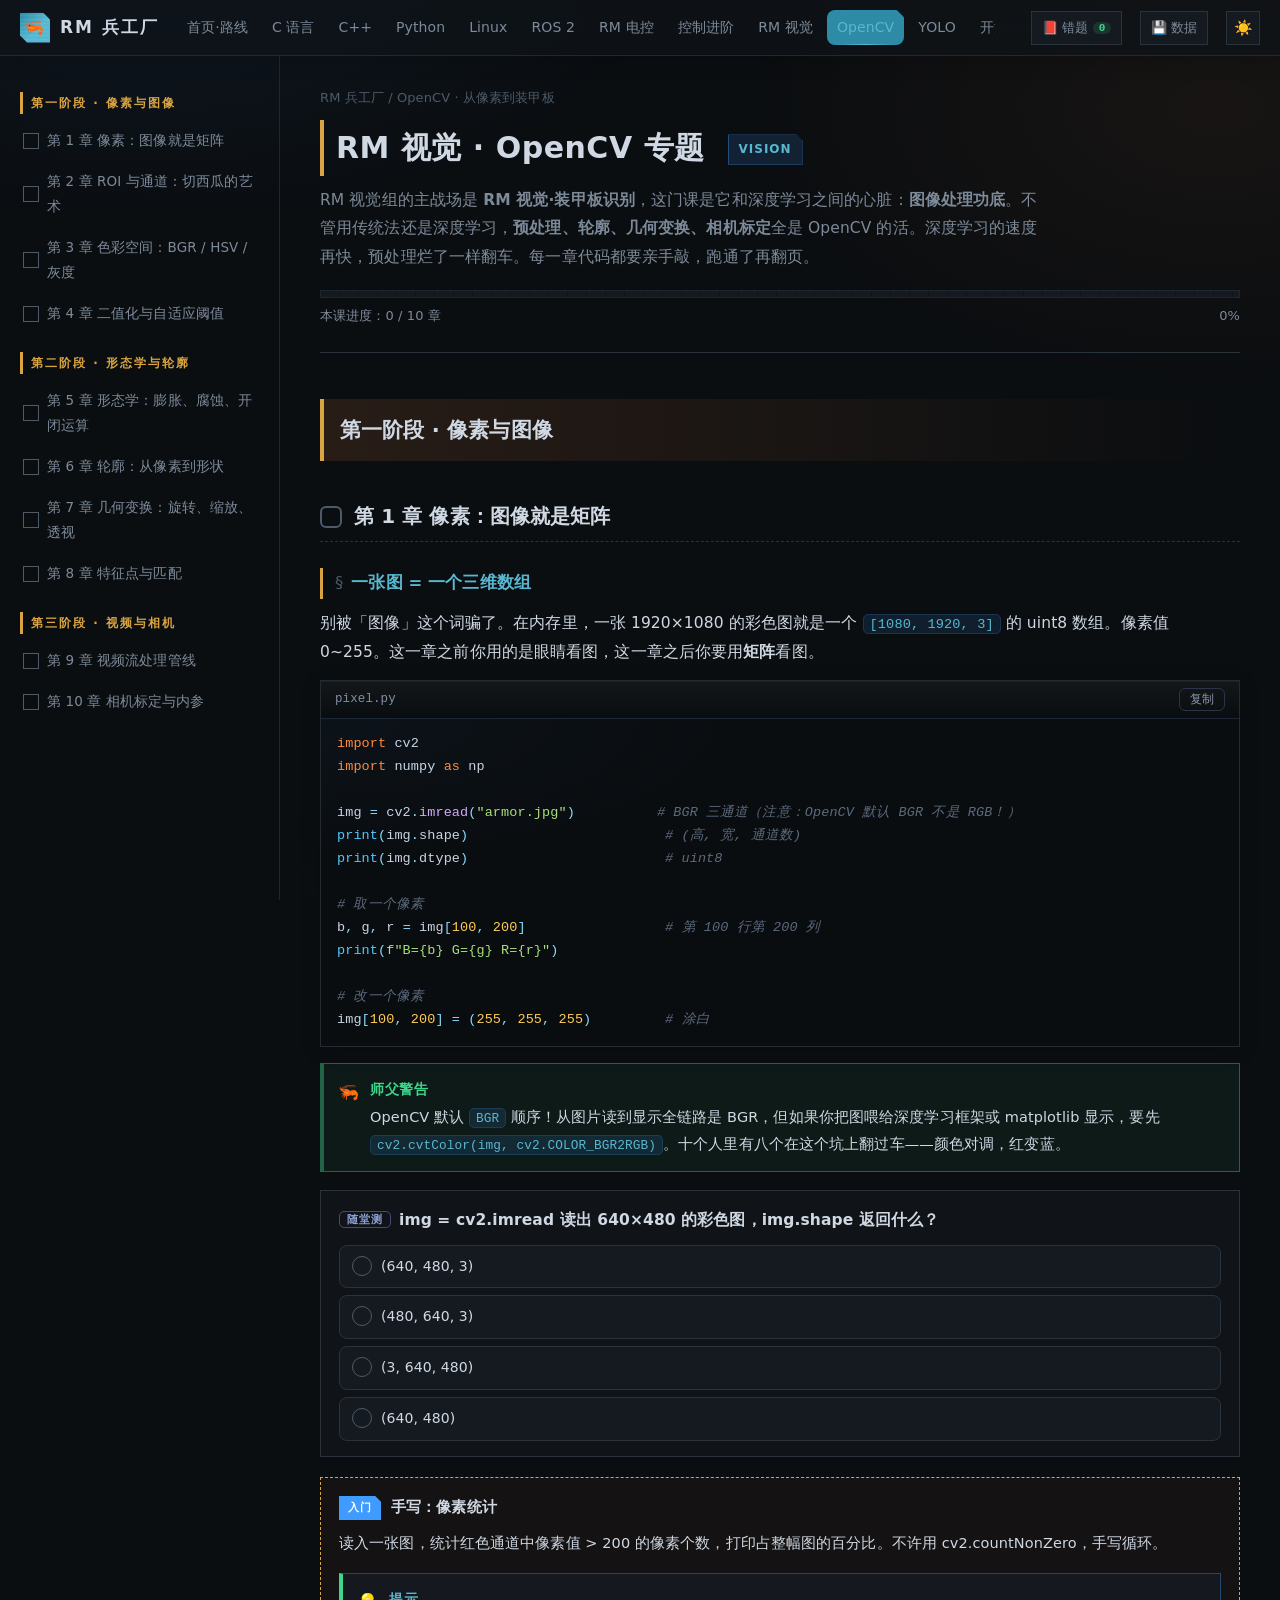
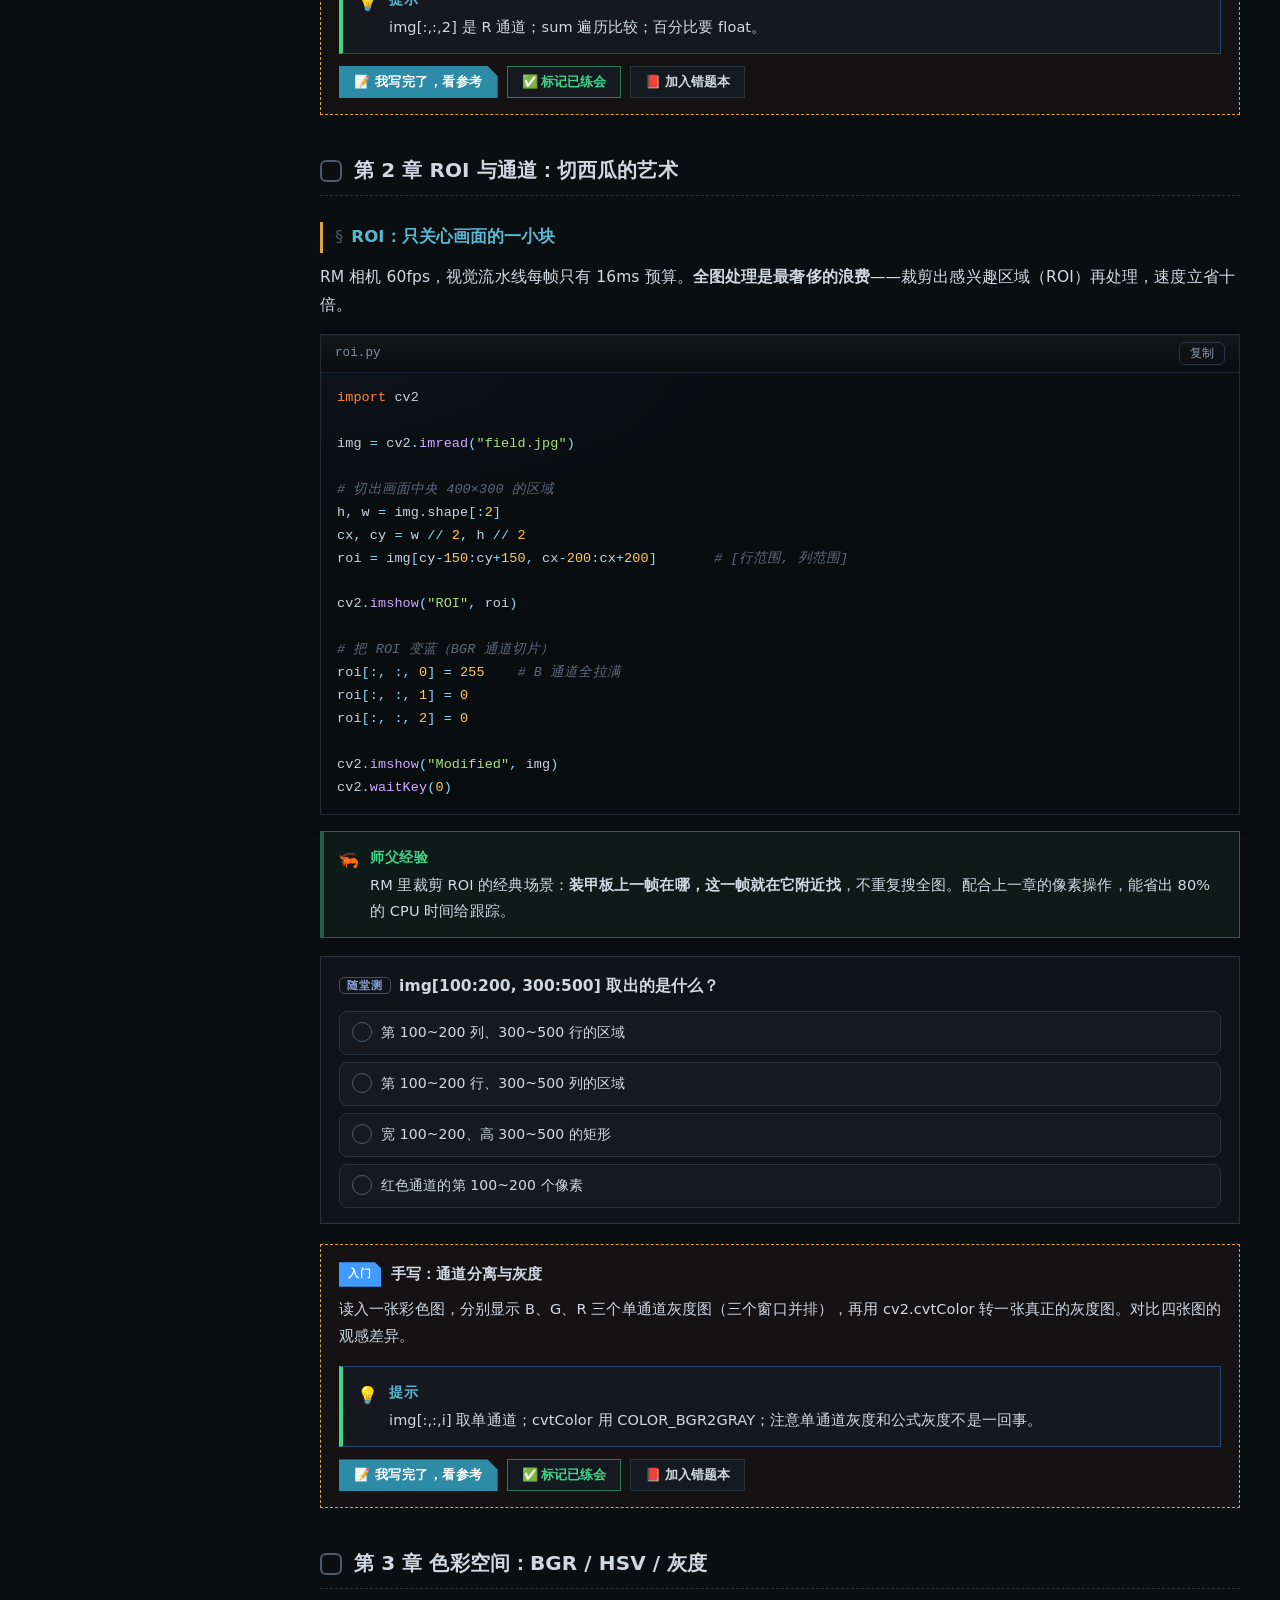
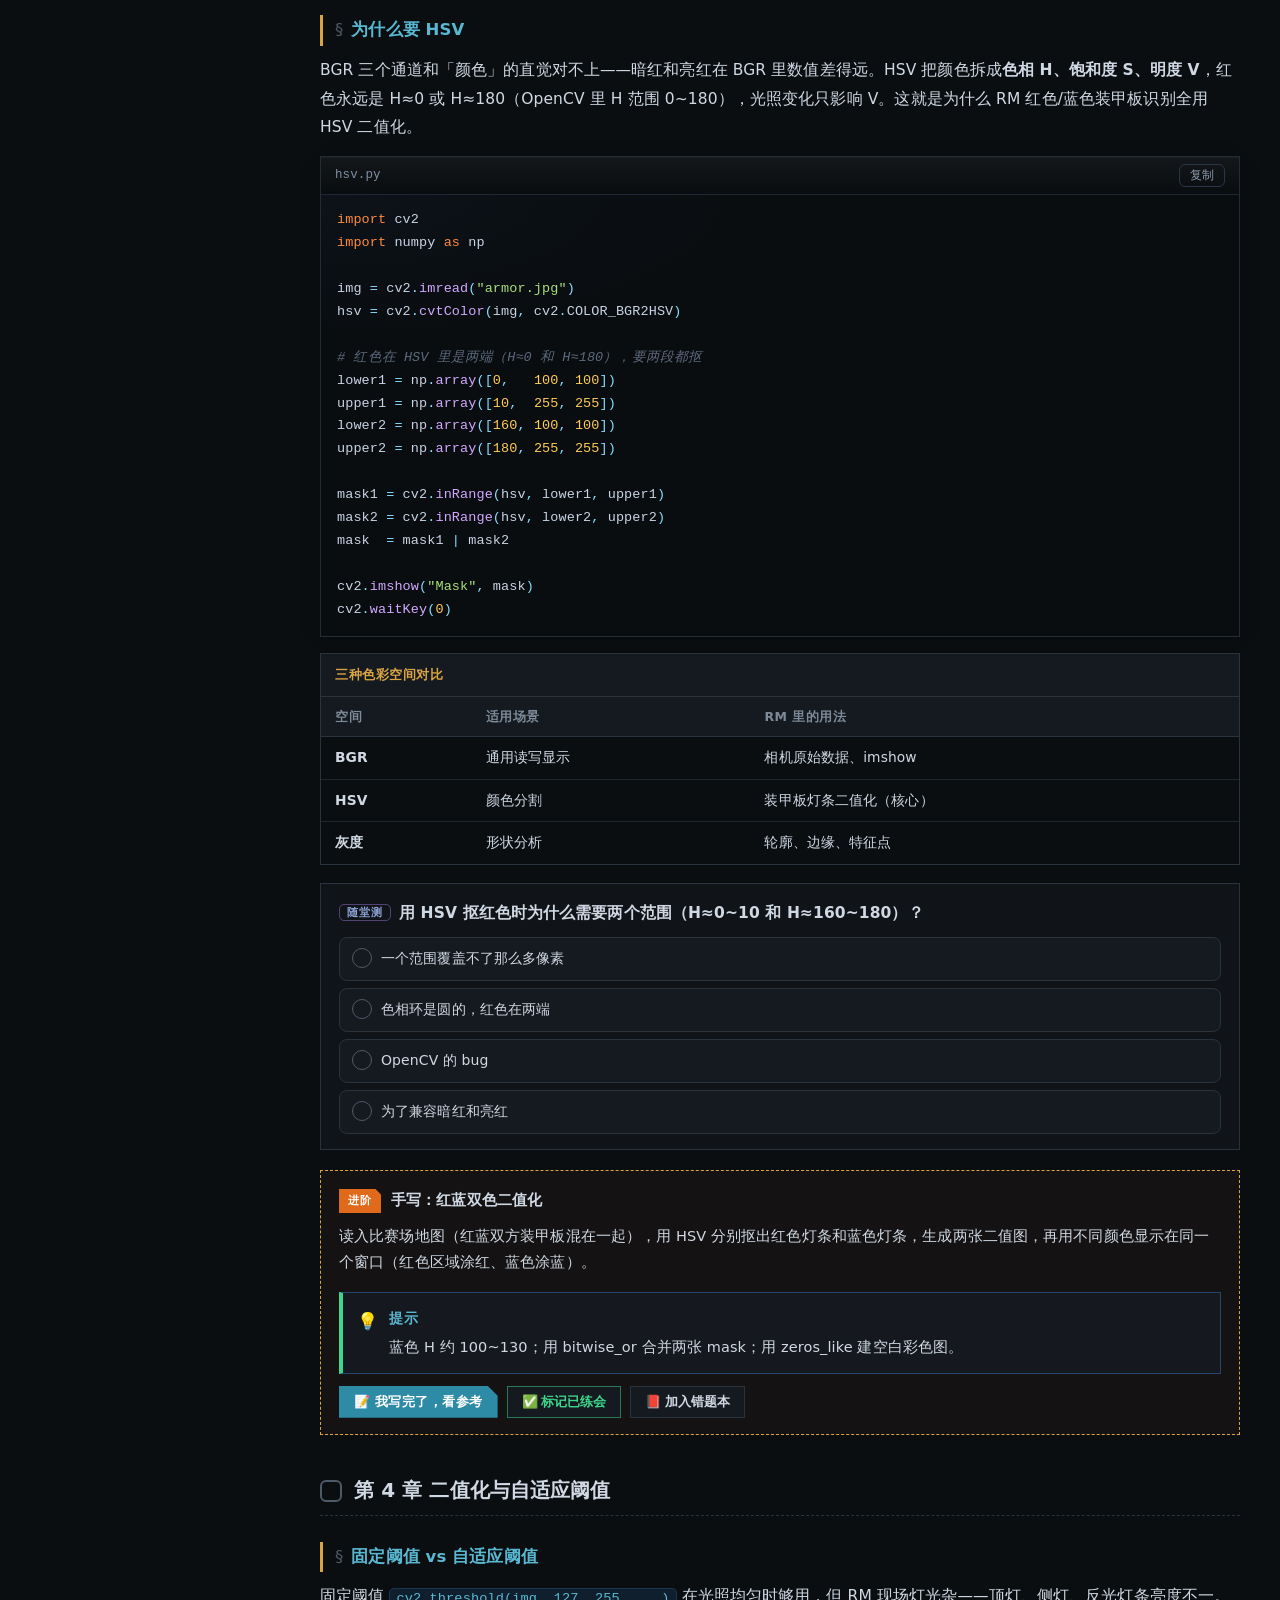
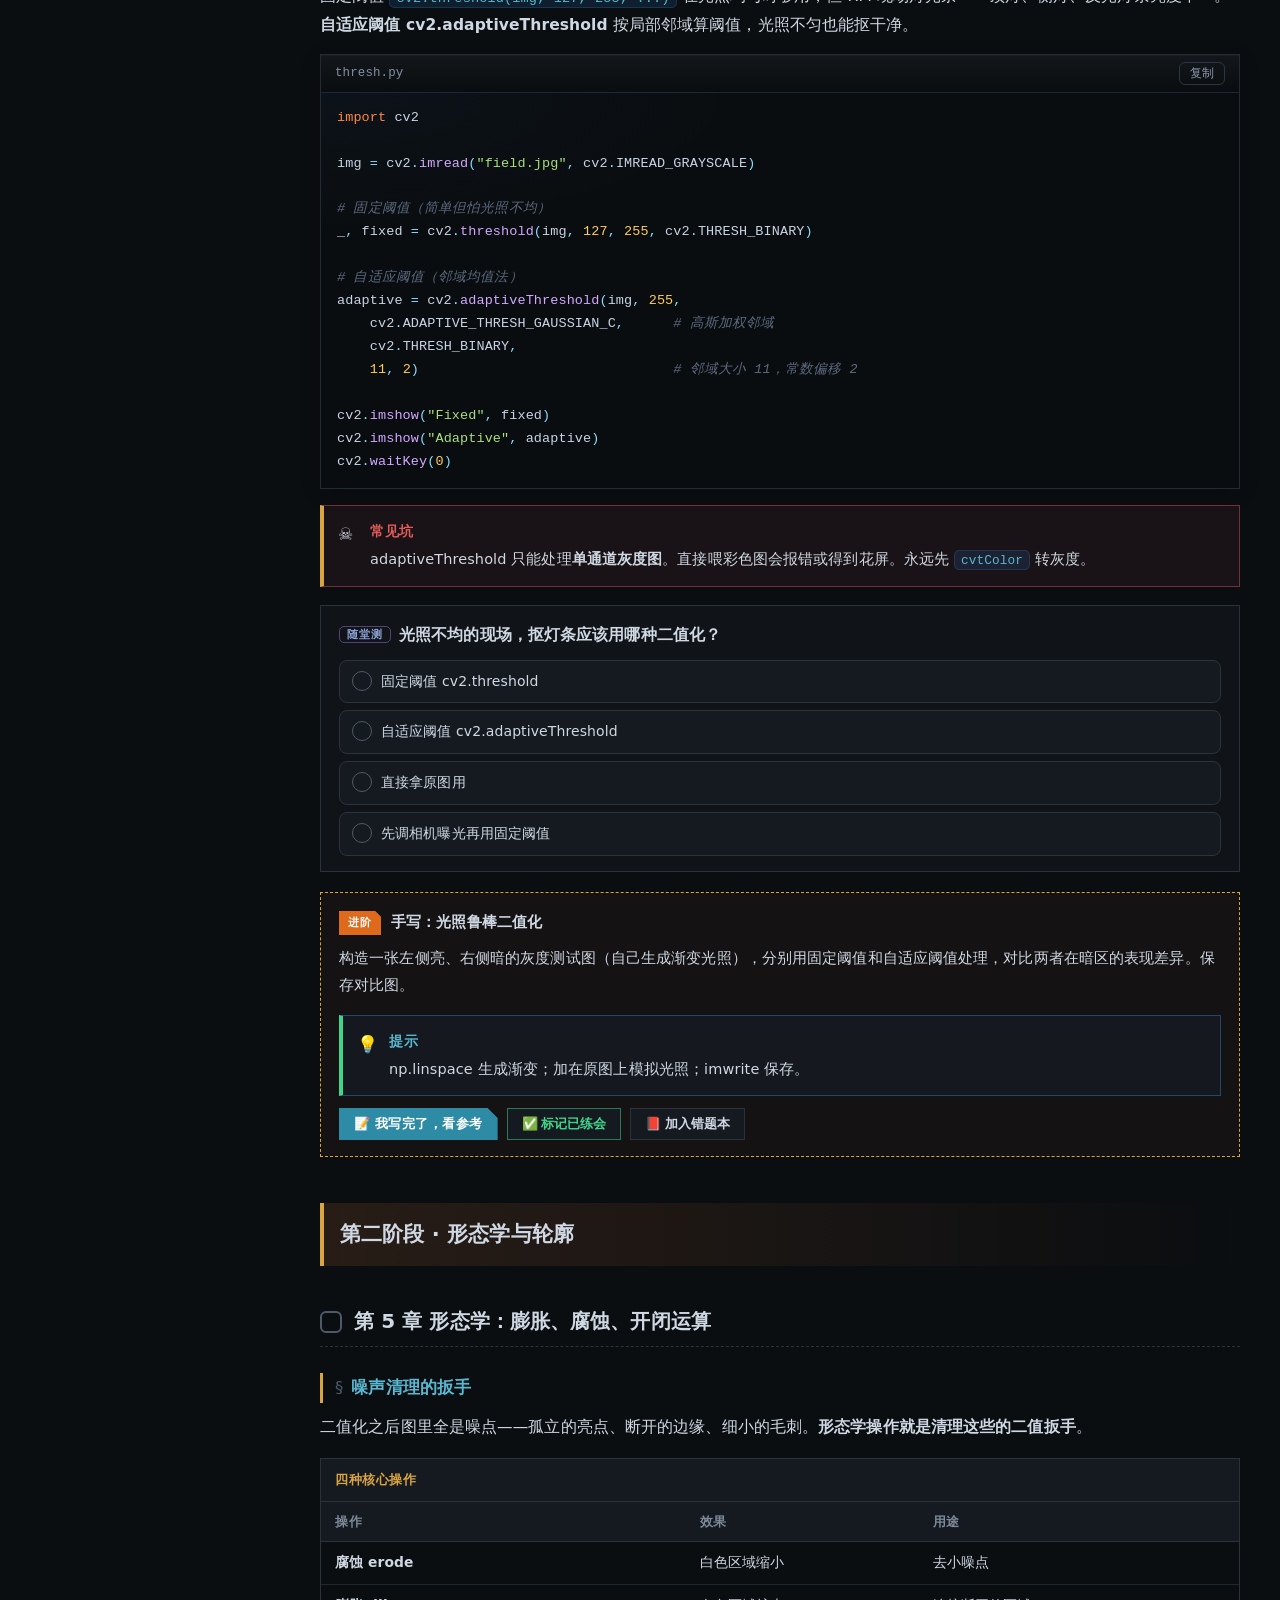
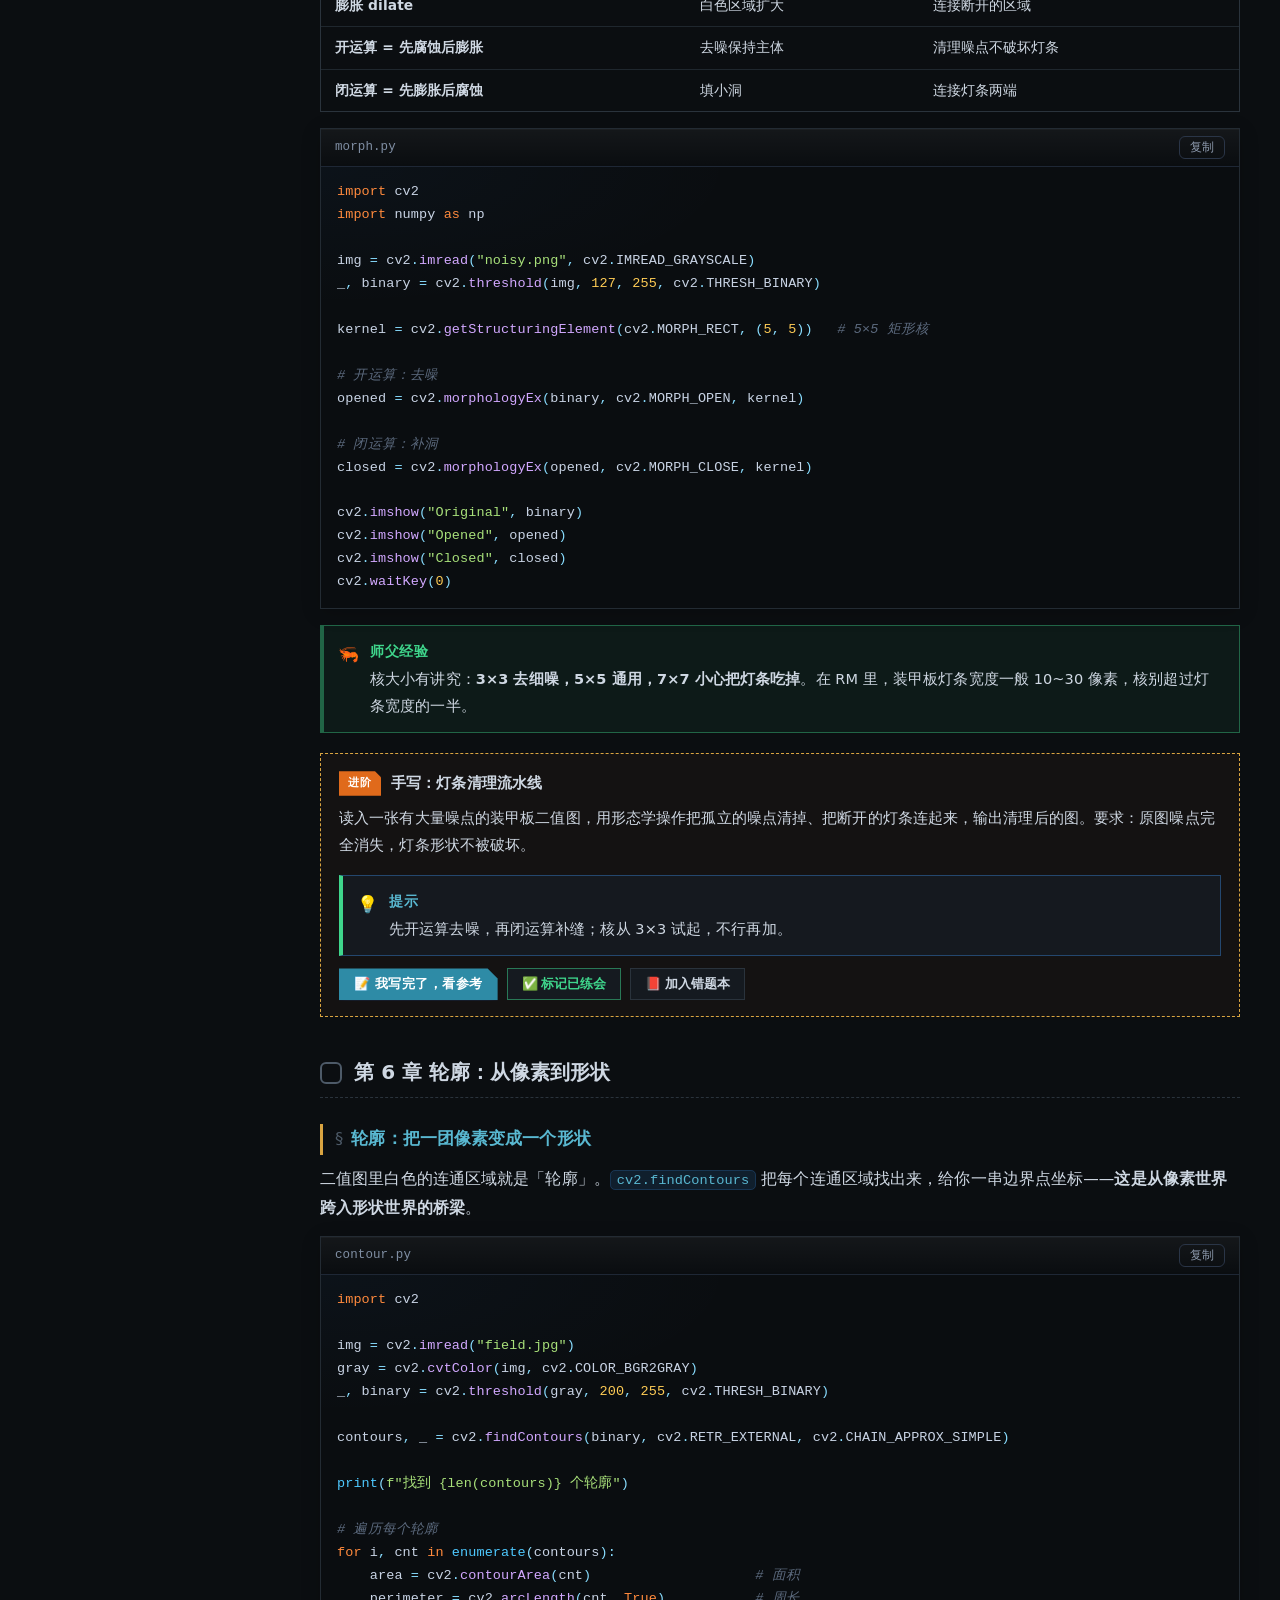
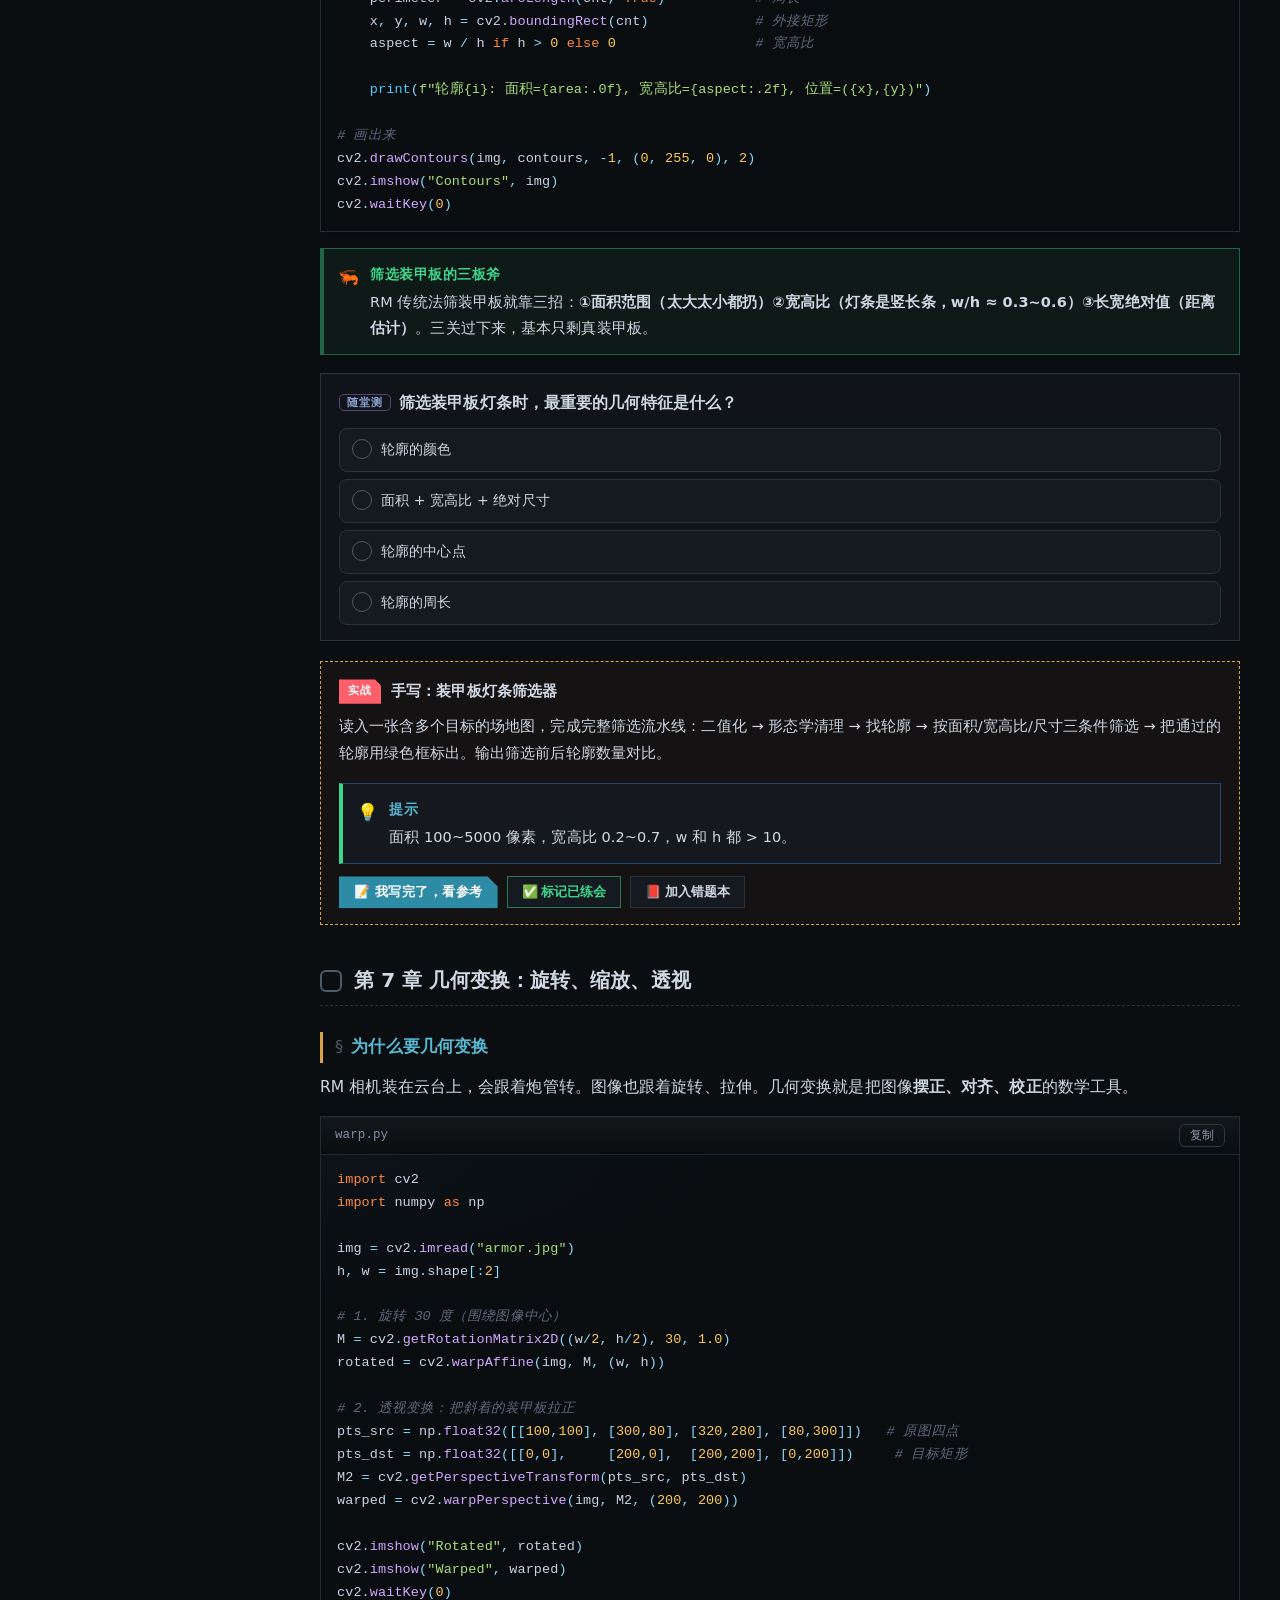
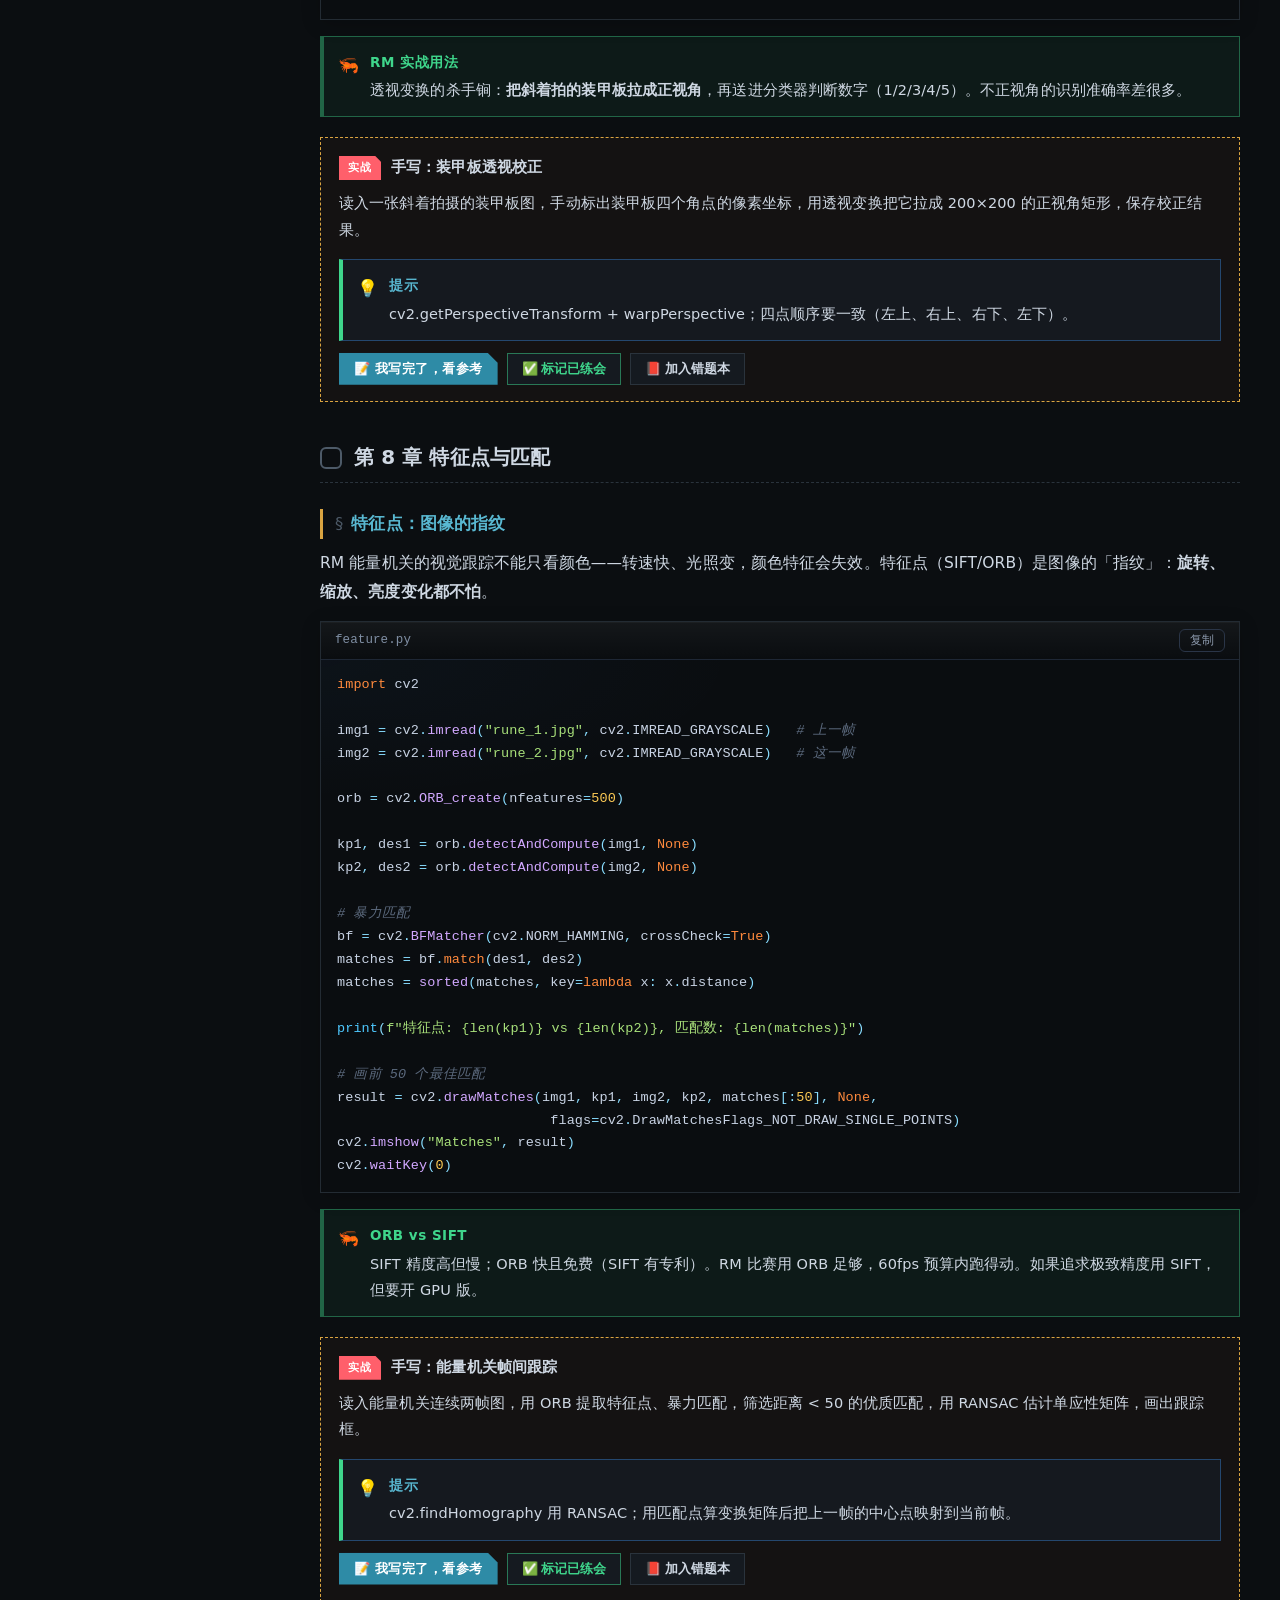
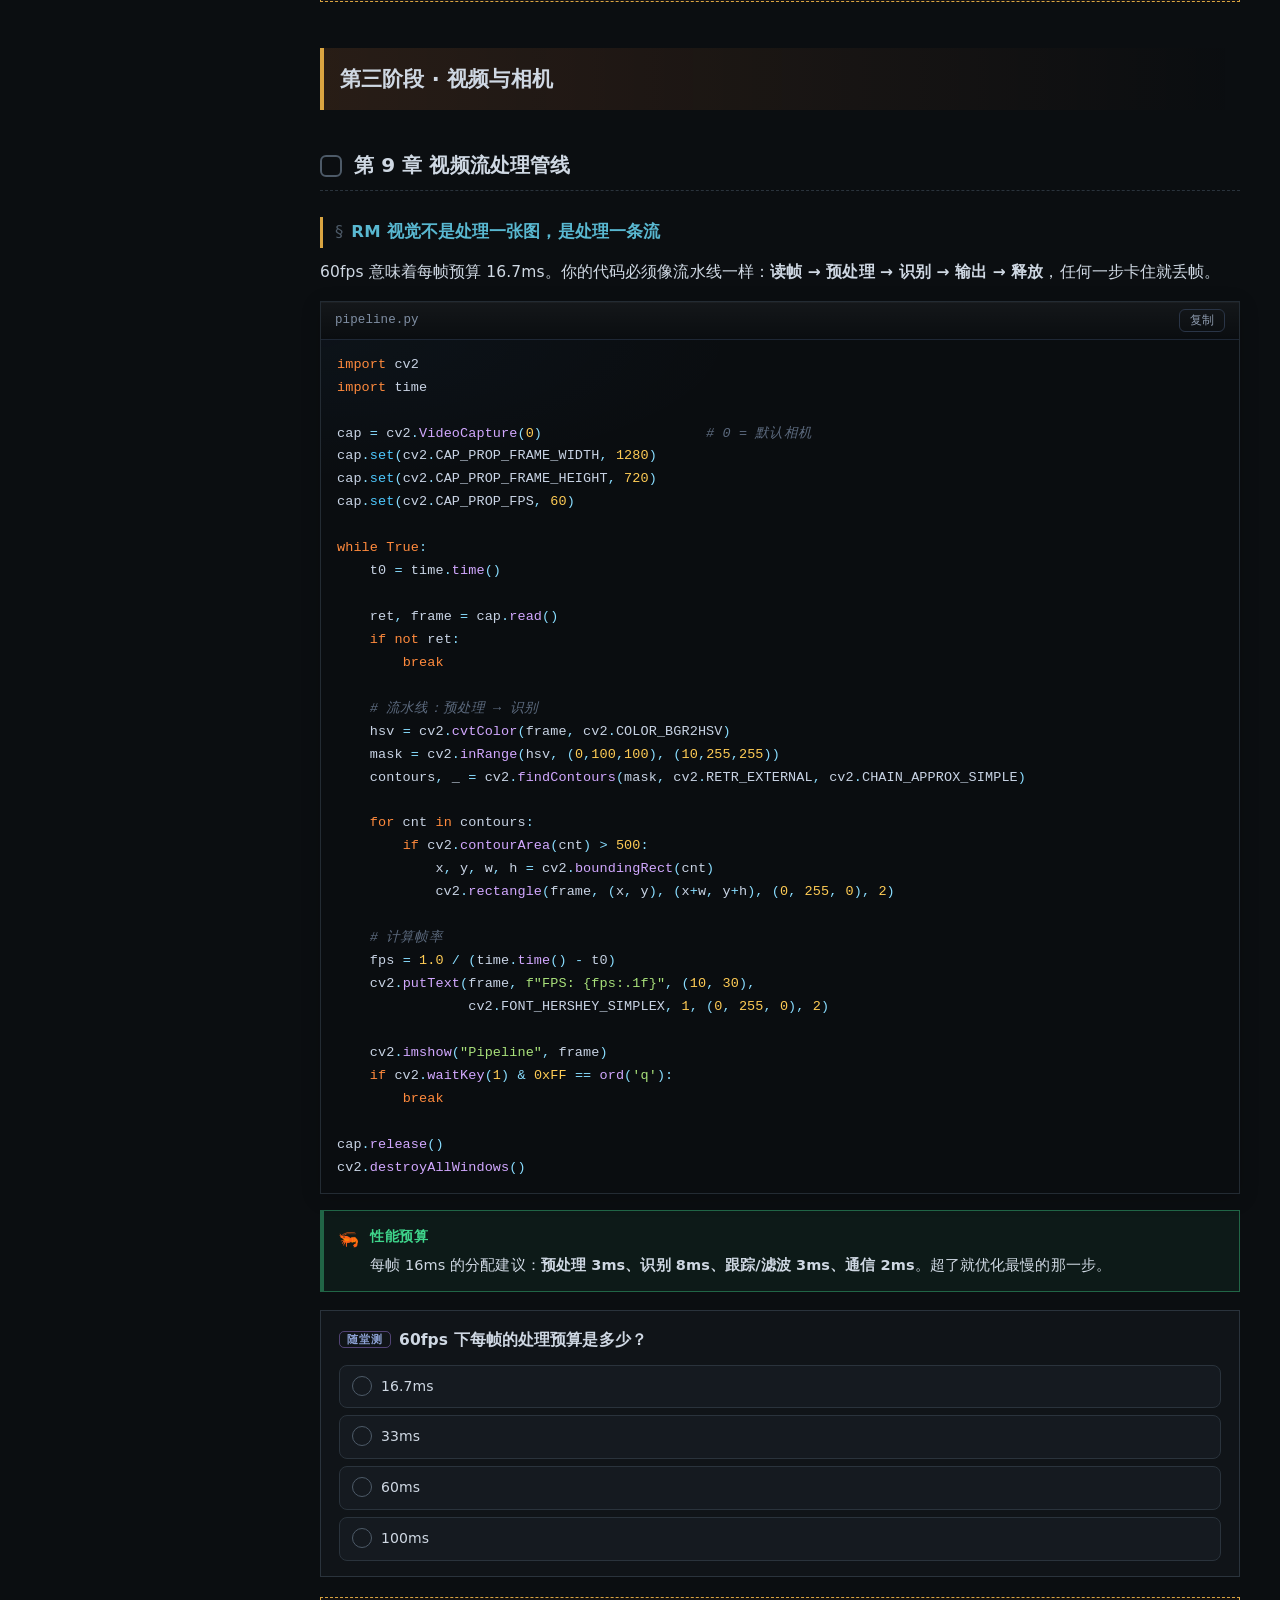
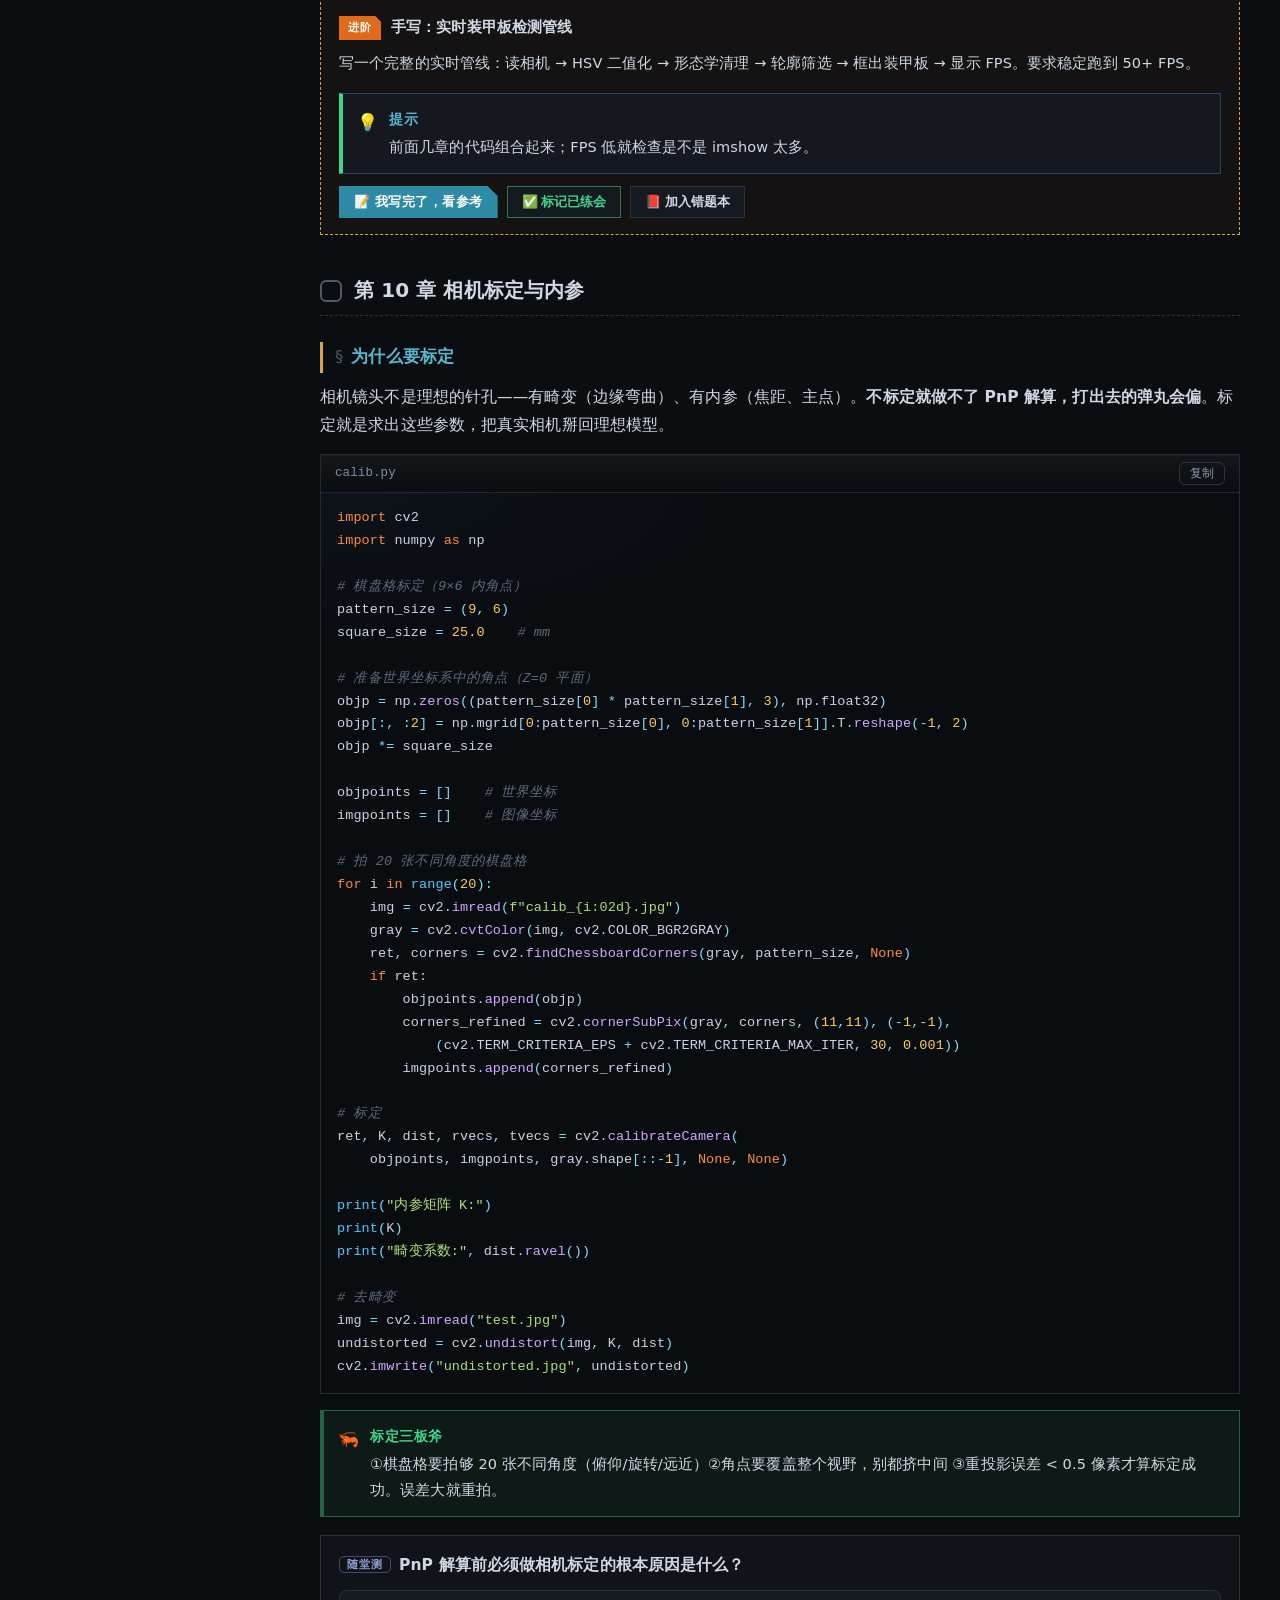
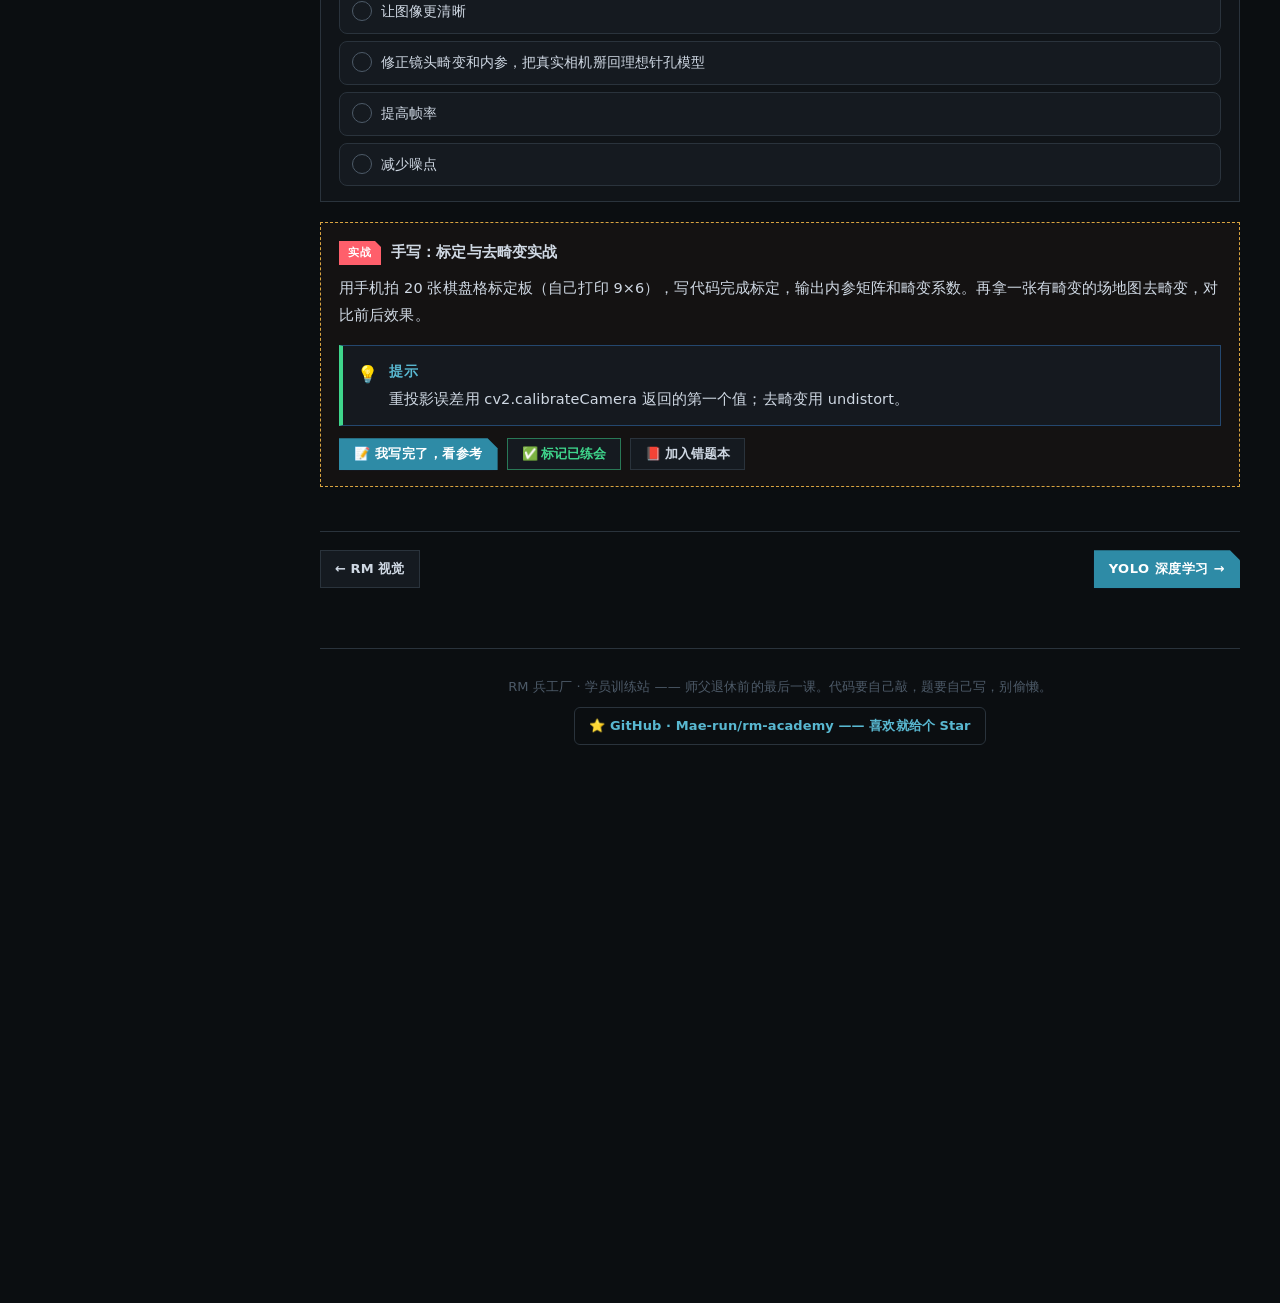
<file: rm-opencv.html>
<!DOCTYPE html>
<html lang="zh-CN">
<head>
<meta charset="UTF-8">
<meta name="viewport" content="width=device-width, initial-scale=1.0">
<meta http-equiv="Content-Security-Policy" content="default-src 'self'; style-src 'self' 'unsafe-inline'; script-src 'self' 'unsafe-inline'; img-src 'self' data:;">
<title>OpenCV 专题 · RM 兵工厂</title>
<link rel="stylesheet" href="assets/css/style.css">
<link rel="stylesheet" href="assets/css/premium.css">
</head>
<body data-page="cvp">
<div class="layout"><main class="content"></main></div>

<script src="assets/js/highlight.js"></script>
<script src="assets/js/app.js"></script>
<script src="assets/js/site-index.js"></script>
<script>
"use strict";

window.PAGE = {
  id: "cvp",
  title: "RM 视觉 · OpenCV 专题",
  badge: "VISION",
  crumb: "OpenCV · 从像素到装甲板",
  lead: "RM 视觉组的主战场是 <b>RM 视觉·装甲板识别</b>，这门课是它和深度学习之间的心脏：<b>图像处理功底</b>。不管用传统法还是深度学习，<b>预处理、轮廓、几何变换、相机标定</b>全是 OpenCV 的活。深度学习的速度再快，预处理烂了一样翻车。每一章代码都要亲手敲，跑通了再翻页。",
  prev: { href: "rm-vision.html", label: "RM 视觉" },
  next: { href: "rm-dl.html", label: "YOLO 深度学习" },

  stages: [
    { id: "stage-cv-1", title: "第一阶段 · 像素与图像", chapters: [
      { id: "cv-pixel", title: "第 1 章 像素：图像就是矩阵", blocks: [
        H.sub("一张图 = 一个三维数组"),
        H.p("别被「图像」这个词骗了。在内存里，一张 1920×1080 的彩色图就是一个 <code class='inline'>[1080, 1920, 3]</code> 的 uint8 数组。像素值 0~255。这一章之前你用的是眼睛看图，这一章之后你要用<b>矩阵</b>看图。"),
        H.code("python", "pixel.py", `import cv2
import numpy as np

img = cv2.imread("armor.jpg")          # BGR 三通道（注意：OpenCV 默认 BGR 不是 RGB！）
print(img.shape)                        # (高, 宽, 通道数)
print(img.dtype)                        # uint8

# 取一个像素
b, g, r = img[100, 200]                 # 第 100 行第 200 列
print(f"B={b} G={g} R={r}")

# 改一个像素
img[100, 200] = (255, 255, 255)         # 涂白`),
        H.note("master", "师父警告", "OpenCV 默认 <code class='inline'>BGR</code> 顺序！从图片读到显示全链路是 BGR，但如果你把图喂给深度学习框架或 matplotlib 显示，要先 <code class='inline'>cv2.cvtColor(img, cv2.COLOR_BGR2RGB)</code>。十个人里有八个在这个坑上翻过车——颜色对调，红变蓝。"),
        H.quiz({
          q: "img = cv2.imread 读出 640×480 的彩色图，img.shape 返回什么？",
          tag: "随堂测",
          opts: ["(640, 480, 3)", "(480, 640, 3)", "(3, 640, 480)", "(640, 480)"],
          ans: 1,
          explain: "OpenCV 的 shape 是 (行, 列, 通道)。行在前——是图像处理的习惯，不是 NumPy 常见的 (C,H,W)。"
        }),
        H.prac({
          id: "cvp-p1", level: 1, title: "手写：像素统计",
          body: "读入一张图，统计红色通道中像素值 > 200 的像素个数，打印占整幅图的百分比。不许用 cv2.countNonZero，手写循环。",
          hint: "img[:,:,2] 是 R 通道；sum 遍历比较；百分比要 float。",
          solution: H.code("python", "answer.py", `import cv2

img = cv2.imread("armor.jpg")
red = img[:, :, 2]           # R 通道

total = red.size             # 总像素数
hot = 0
for row in range(red.shape[0]):
    for col in range(red.shape[1]):
        if red[row, col] > 200:
            hot += 1

print(f"高红像素: {hot}/{total} ({hot/total*100:.2f}%)")`)
        }),
      ]},
      { id: "cv-roi", title: "第 2 章 ROI 与通道：切西瓜的艺术", blocks: [
        H.sub("ROI：只关心画面的一小块"),
        H.p("RM 相机 60fps，视觉流水线每帧只有 16ms 预算。<b>全图处理是最奢侈的浪费</b>——裁剪出感兴趣区域（ROI）再处理，速度立省十倍。"),
        H.code("python", "roi.py", `import cv2

img = cv2.imread("field.jpg")

# 切出画面中央 400×300 的区域
h, w = img.shape[:2]
cx, cy = w // 2, h // 2
roi = img[cy-150:cy+150, cx-200:cx+200]       # [行范围, 列范围]

cv2.imshow("ROI", roi)

# 把 ROI 变蓝（BGR 通道切片）
roi[:, :, 0] = 255    # B 通道全拉满
roi[:, :, 1] = 0
roi[:, :, 2] = 0

cv2.imshow("Modified", img)
cv2.waitKey(0)`),
        H.note("master", "师父经验", "RM 里裁剪 ROI 的经典场景：<b>装甲板上一帧在哪，这一帧就在它附近找</b>，不重复搜全图。配合上一章的像素操作，能省出 80% 的 CPU 时间给跟踪。"),
        H.quiz({
          q: "img[100:200, 300:500] 取出的是什么？",
          tag: "随堂测",
          opts: ["第 100~200 列、300~500 行的区域", "第 100~200 行、300~500 列的区域", "宽 100~200、高 300~500 的矩形", "红色通道的第 100~200 个像素"],
          ans: 1,
          explain: "NumPy 切片永远是 [行, 列]，对应图像的 [y, x]。[100:200, 300:500] 就是 y 从 100 到 200，x 从 300 到 500。"
        }),
        H.prac({
          id: "cvp-p2", level: 1, title: "手写：通道分离与灰度",
          body: "读入一张彩色图，分别显示 B、G、R 三个单通道灰度图（三个窗口并排），再用 cv2.cvtColor 转一张真正的灰度图。对比四张图的观感差异。",
          hint: "img[:,:,i] 取单通道；cvtColor 用 COLOR_BGR2GRAY；注意单通道灰度和公式灰度不是一回事。",
          solution: H.code("python", "answer.py", `import cv2

img = cv2.imread("armor.jpg")

b, g, r = cv2.split(img)
cv2.imshow("B channel", b)
cv2.imshow("G channel", g)
cv2.imshow("R channel", r)

gray = cv2.cvtColor(img, cv2.COLOR_BGR2GRAY)
cv2.imshow("Real Gray", gray)
cv2.waitKey(0)`)
        }),
      ]},
      { id: "cv-color", title: "第 3 章 色彩空间：BGR / HSV / 灰度", blocks: [
        H.sub("为什么要 HSV"),
        H.p("BGR 三个通道和「颜色」的直觉对不上——暗红和亮红在 BGR 里数值差得远。HSV 把颜色拆成<b>色相 H、饱和度 S、明度 V</b>，红色永远是 H≈0 或 H≈180（OpenCV 里 H 范围 0~180），光照变化只影响 V。这就是为什么 RM 红色/蓝色装甲板识别全用 HSV 二值化。"),
        H.code("python", "hsv.py", `import cv2
import numpy as np

img = cv2.imread("armor.jpg")
hsv = cv2.cvtColor(img, cv2.COLOR_BGR2HSV)

# 红色在 HSV 里是两端（H≈0 和 H≈180），要两段都抠
lower1 = np.array([0,   100, 100])
upper1 = np.array([10,  255, 255])
lower2 = np.array([160, 100, 100])
upper2 = np.array([180, 255, 255])

mask1 = cv2.inRange(hsv, lower1, upper1)
mask2 = cv2.inRange(hsv, lower2, upper2)
mask  = mask1 | mask2

cv2.imshow("Mask", mask)
cv2.waitKey(0)`),
        H.table("三种色彩空间对比", ["空间", "适用场景", "RM 里的用法"], [
          ["BGR", "通用读写显示", "相机原始数据、imshow"],
          ["HSV", "颜色分割", "装甲板灯条二值化（核心）"],
          ["灰度", "形状分析", "轮廓、边缘、特征点"]
        ]),
        H.quiz({
          q: "用 HSV 抠红色时为什么需要两个范围（H≈0~10 和 H≈160~180）？",
          tag: "随堂测",
          opts: ["一个范围覆盖不了那么多像素", "色相环是圆的，红色在两端", "OpenCV 的 bug", "为了兼容暗红和亮红"],
          ans: 1,
          explain: "HSV 的 H 是色相环（0°~360° 映射到 0~180）。红色恰好在 0° 和 360° 两端，物理上是同一个颜色，数值上在头尾。所以必须取两段并集。"
        }),
        H.prac({
          id: "cvp-p3", level: 2, title: "手写：红蓝双色二值化",
          body: "读入比赛场地图（红蓝双方装甲板混在一起），用 HSV 分别抠出红色灯条和蓝色灯条，生成两张二值图，再用不同颜色显示在同一个窗口（红色区域涂红、蓝色涂蓝）。",
          hint: "蓝色 H 约 100~130；用 bitwise_or 合并两张 mask；用 zeros_like 建空白彩色图。",
          solution: H.code("python", "answer.py", `import cv2
import numpy as np

img = cv2.imread("field.jpg")
hsv = cv2.cvtColor(img, cv2.COLOR_BGR2HSV)

red_mask = cv2.inRange(hsv, np.array([0,100,100]), np.array([10,255,255])) | \
           cv2.inRange(hsv, np.array([160,100,100]), np.array([180,255,255]))
blue_mask = cv2.inRange(hsv, np.array([100,100,100]), np.array([130,255,255]))

out = np.zeros_like(img)
out[red_mask > 0]  = (0, 0, 255)      # 红
out[blue_mask > 0] = (255, 0, 0)      # 蓝

cv2.imshow("Red & Blue", out)
cv2.waitKey(0)`)
        }),
      ]},
      { id: "cv-thresh", title: "第 4 章 二值化与自适应阈值", blocks: [
        H.sub("固定阈值 vs 自适应阈值"),
        H.p("固定阈值 <code class='inline'>cv2.threshold(img, 127, 255, ...)</code> 在光照均匀时够用，但 RM 现场灯光杂——顶灯、侧灯、反光灯条亮度不一。<b>自适应阈值 cv2.adaptiveThreshold</b> 按局部邻域算阈值，光照不匀也能抠干净。"),
        H.code("python", "thresh.py", `import cv2

img = cv2.imread("field.jpg", cv2.IMREAD_GRAYSCALE)

# 固定阈值（简单但怕光照不均）
_, fixed = cv2.threshold(img, 127, 255, cv2.THRESH_BINARY)

# 自适应阈值（邻域均值法）
adaptive = cv2.adaptiveThreshold(img, 255,
    cv2.ADAPTIVE_THRESH_GAUSSIAN_C,      # 高斯加权邻域
    cv2.THRESH_BINARY,
    11, 2)                               # 邻域大小 11，常数偏移 2

cv2.imshow("Fixed", fixed)
cv2.imshow("Adaptive", adaptive)
cv2.waitKey(0)`),
        H.note("pitfall", "常见坑", "adaptiveThreshold 只能处理<b>单通道灰度图</b>。直接喂彩色图会报错或得到花屏。永远先 <code class='inline'>cvtColor</code> 转灰度。"),
        H.quiz({
          q: "光照不均的现场，抠灯条应该用哪种二值化？",
          tag: "随堂测",
          opts: ["固定阈值 cv2.threshold", "自适应阈值 cv2.adaptiveThreshold", "直接拿原图用", "先调相机曝光再用固定阈值"],
          ans: 1,
          explain: "光照不均时全局阈值必然顾此失彼，自适应阈值按局部区域动态计算。当然最好的办法是光源均匀 + 固定阈值（最稳定），但 RM 现场做不到，只能上自适应。"
        }),
        H.prac({
          id: "cvp-p4", level: 2, title: "手写：光照鲁棒二值化",
          body: "构造一张左侧亮、右侧暗的灰度测试图（自己生成渐变光照），分别用固定阈值和自适应阈值处理，对比两者在暗区的表现差异。保存对比图。",
          hint: "np.linspace 生成渐变；加在原图上模拟光照；imwrite 保存。",
          solution: H.code("python", "answer.py", `import cv2
import numpy as np

# 生成渐变光照图：左亮右暗
img = np.tile(np.linspace(200, 30, 640, dtype=np.uint8), (480, 1))
# 中央画一个白色矩形（模拟灯条）
cv2.rectangle(img, (270, 190), (370, 290), 255, -1)

_, fixed = cv2.threshold(img, 127, 255, cv2.THRESH_BINARY)
adap = cv2.adaptiveThreshold(img, 255, cv2.ADAPTIVE_THRESH_GAUSSIAN_C,
                             cv2.THRESH_BINARY, 15, 3)

combined = np.hstack([img, fixed, adap])
cv2.imwrite("thresh_compare.png", combined)
cv2.imshow("Original | Fixed | Adaptive", combined)
cv2.waitKey(0)`)
        }),
      ]},
    ]},

    { id: "stage-cv-2", title: "第二阶段 · 形态学与轮廓", chapters: [
      { id: "cv-morph", title: "第 5 章 形态学：膨胀、腐蚀、开闭运算", blocks: [
        H.sub("噪声清理的扳手"),
        H.p("二值化之后图里全是噪点——孤立的亮点、断开的边缘、细小的毛刺。<b>形态学操作就是清理这些的二值扳手</b>。"),
        H.table("四种核心操作", ["操作", "效果", "用途"], [
          ["腐蚀 erode", "白色区域缩小", "去小噪点"],
          ["膨胀 dilate", "白色区域扩大", "连接断开的区域"],
          ["开运算 = 先腐蚀后膨胀", "去噪保持主体", "清理噪点不破坏灯条"],
          ["闭运算 = 先膨胀后腐蚀", "填小洞", "连接灯条两端"]
        ]),
        H.code("python", "morph.py", `import cv2
import numpy as np

img = cv2.imread("noisy.png", cv2.IMREAD_GRAYSCALE)
_, binary = cv2.threshold(img, 127, 255, cv2.THRESH_BINARY)

kernel = cv2.getStructuringElement(cv2.MORPH_RECT, (5, 5))   # 5×5 矩形核

# 开运算：去噪
opened = cv2.morphologyEx(binary, cv2.MORPH_OPEN, kernel)

# 闭运算：补洞
closed = cv2.morphologyEx(opened, cv2.MORPH_CLOSE, kernel)

cv2.imshow("Original", binary)
cv2.imshow("Opened", opened)
cv2.imshow("Closed", closed)
cv2.waitKey(0)`),
        H.note("master", "师父经验", "核大小有讲究：<b>3×3 去细噪，5×5 通用，7×7 小心把灯条吃掉</b>。在 RM 里，装甲板灯条宽度一般 10~30 像素，核别超过灯条宽度的一半。"),
        H.prac({
          id: "cvp-p5", level: 2, title: "手写：灯条清理流水线",
          body: "读入一张有大量噪点的装甲板二值图，用形态学操作把孤立的噪点清掉、把断开的灯条连起来，输出清理后的图。要求：原图噪点完全消失，灯条形状不被破坏。",
          hint: "先开运算去噪，再闭运算补缝；核从 3×3 试起，不行再加。",
          solution: H.code("python", "answer.py", `import cv2
import numpy as np

img = cv2.imread("armor_noisy.png", cv2.IMREAD_GRAYSCALE)
_, binary = cv2.threshold(img, 127, 255, cv2.THRESH_BINARY)

k3 = cv2.getStructuringElement(cv2.MORPH_RECT, (3, 3))
k5 = cv2.getStructuringElement(cv2.MORPH_RECT, (5, 5))

opened = cv2.morphologyEx(binary, cv2.MORPH_OPEN, k3)      # 去噪
closed = cv2.morphologyEx(opened, cv2.MORPH_CLOSE, k5)     # 补缝

cv2.imshow("Cleaned", closed)
cv2.waitKey(0)`)
        }),
      ]},
      { id: "cv-contour", title: "第 6 章 轮廓：从像素到形状", blocks: [
        H.sub("轮廓：把一团像素变成一个形状"),
        H.p("二值图里白色的连通区域就是「轮廓」。<code class='inline'>cv2.findContours</code> 把每个连通区域找出来，给你一串边界点坐标——<b>这是从像素世界跨入形状世界的桥梁</b>。"),
        H.code("python", "contour.py", `import cv2

img = cv2.imread("field.jpg")
gray = cv2.cvtColor(img, cv2.COLOR_BGR2GRAY)
_, binary = cv2.threshold(gray, 200, 255, cv2.THRESH_BINARY)

contours, _ = cv2.findContours(binary, cv2.RETR_EXTERNAL, cv2.CHAIN_APPROX_SIMPLE)

print(f"找到 {len(contours)} 个轮廓")

# 遍历每个轮廓
for i, cnt in enumerate(contours):
    area = cv2.contourArea(cnt)                    # 面积
    perimeter = cv2.arcLength(cnt, True)           # 周长
    x, y, w, h = cv2.boundingRect(cnt)             # 外接矩形
    aspect = w / h if h > 0 else 0                 # 宽高比

    print(f"轮廓{i}: 面积={area:.0f}, 宽高比={aspect:.2f}, 位置=({x},{y})")

# 画出来
cv2.drawContours(img, contours, -1, (0, 255, 0), 2)
cv2.imshow("Contours", img)
cv2.waitKey(0)`),
        H.note("master", "筛选装甲板的三板斧", "RM 传统法筛装甲板就靠三招：<b>①面积范围（太大太小都扔）②宽高比（灯条是竖长条，w/h ≈ 0.3~0.6）③长宽绝对值（距离估计）</b>。三关过下来，基本只剩真装甲板。"),
        H.quiz({
          q: "筛选装甲板灯条时，最重要的几何特征是什么？",
          tag: "随堂测",
          opts: ["轮廓的颜色", "面积 + 宽高比 + 绝对尺寸", "轮廓的中心点", "轮廓的周长"],
          ans: 1,
          explain: "灯条是竖长条：面积在合理范围、宽高比约 0.3~0.6、长度和距离相关。这三招组合起来能从噪点里把真灯条捞出来。"
        }),
        H.prac({
          id: "cvp-p6", level: 3, title: "手写：装甲板灯条筛选器",
          body: "读入一张含多个目标的场地图，完成完整筛选流水线：二值化 → 形态学清理 → 找轮廓 → 按面积/宽高比/尺寸三条件筛选 → 把通过的轮廓用绿色框标出。输出筛选前后轮廓数量对比。",
          hint: "面积 100~5000 像素，宽高比 0.2~0.7，w 和 h 都 > 10。",
          solution: H.code("python", "answer.py", `import cv2

img = cv2.imread("field.jpg")
hsv = cv2.cvtColor(img, cv2.COLOR_BGR2HSV)
mask = cv2.inRange(hsv, (0,100,100), (10,255,255)) | \
       cv2.inRange(hsv, (160,100,100), (180,255,255))

kernel = cv2.getStructuringElement(cv2.MORPH_RECT, (3, 3))
mask = cv2.morphologyEx(mask, cv2.MORPH_OPEN, kernel)

contours, _ = cv2.findContours(mask, cv2.RETR_EXTERNAL, cv2.CHAIN_APPROX_SIMPLE)
print(f"筛选前: {len(contours)} 个轮廓")

armor_bars = []
for cnt in contours:
    area = cv2.contourArea(cnt)
    if not (100 < area < 5000): continue
    x, y, w, h = cv2.boundingRect(cnt)
    if not (0.2 < w/h < 0.7): continue
    if w < 10 or h < 10: continue
    armor_bars.append((x, y, w, h))

print(f"筛选后: {len(armor_bars)} 个灯条")
for x, y, w, h in armor_bars:
    cv2.rectangle(img, (x, y), (x+w, y+h), (0, 255, 0), 2)

cv2.imshow("Armor Bars", img)
cv2.waitKey(0)`)
        }),
      ]},
      { id: "cv-geo", title: "第 7 章 几何变换：旋转、缩放、透视", blocks: [
        H.sub("为什么要几何变换"),
        H.p("RM 相机装在云台上，会跟着炮管转。图像也跟着旋转、拉伸。几何变换就是把图像<b>摆正、对齐、校正</b>的数学工具。"),
        H.code("python", "warp.py", `import cv2
import numpy as np

img = cv2.imread("armor.jpg")
h, w = img.shape[:2]

# 1. 旋转 30 度（围绕图像中心）
M = cv2.getRotationMatrix2D((w/2, h/2), 30, 1.0)
rotated = cv2.warpAffine(img, M, (w, h))

# 2. 透视变换：把斜着的装甲板拉正
pts_src = np.float32([[100,100], [300,80], [320,280], [80,300]])   # 原图四点
pts_dst = np.float32([[0,0],     [200,0],  [200,200], [0,200]])     # 目标矩形
M2 = cv2.getPerspectiveTransform(pts_src, pts_dst)
warped = cv2.warpPerspective(img, M2, (200, 200))

cv2.imshow("Rotated", rotated)
cv2.imshow("Warped", warped)
cv2.waitKey(0)`),
        H.note("master", "RM 实战用法", "透视变换的杀手锏：<b>把斜着拍的装甲板拉成正视角</b>，再送进分类器判断数字（1/2/3/4/5）。不正视角的识别准确率差很多。"),
        H.prac({
          id: "cvp-p7", level: 3, title: "手写：装甲板透视校正",
          body: "读入一张斜着拍摄的装甲板图，手动标出装甲板四个角点的像素坐标，用透视变换把它拉成 200×200 的正视角矩形，保存校正结果。",
          hint: "cv2.getPerspectiveTransform + warpPerspective；四点顺序要一致（左上、右上、右下、左下）。",
          solution: H.code("python", "answer.py", `import cv2
import numpy as np

img = cv2.imread("armor_tilted.jpg")

# 手动标的四个角点（左上、右上、右下、左下）
src = np.float32([[120, 80], [310, 95], [325, 280], [95, 260]])
dst = np.float32([[0, 0],    [200, 0],  [200, 200], [0, 200]])

M = cv2.getPerspectiveTransform(src, dst)
corrected = cv2.warpPerspective(img, M, (200, 200))

cv2.imwrite("armor_corrected.png", corrected)
cv2.imshow("Corrected", corrected)
cv2.waitKey(0)`)
        }),
      ]},
      { id: "cv-feature", title: "第 8 章 特征点与匹配", blocks: [
        H.sub("特征点：图像的指纹"),
        H.p("RM 能量机关的视觉跟踪不能只看颜色——转速快、光照变，颜色特征会失效。特征点（SIFT/ORB）是图像的「指纹」：<b>旋转、缩放、亮度变化都不怕</b>。"),
        H.code("python", "feature.py", `import cv2

img1 = cv2.imread("rune_1.jpg", cv2.IMREAD_GRAYSCALE)   # 上一帧
img2 = cv2.imread("rune_2.jpg", cv2.IMREAD_GRAYSCALE)   # 这一帧

orb = cv2.ORB_create(nfeatures=500)

kp1, des1 = orb.detectAndCompute(img1, None)
kp2, des2 = orb.detectAndCompute(img2, None)

# 暴力匹配
bf = cv2.BFMatcher(cv2.NORM_HAMMING, crossCheck=True)
matches = bf.match(des1, des2)
matches = sorted(matches, key=lambda x: x.distance)

print(f"特征点: {len(kp1)} vs {len(kp2)}, 匹配数: {len(matches)}")

# 画前 50 个最佳匹配
result = cv2.drawMatches(img1, kp1, img2, kp2, matches[:50], None,
                          flags=cv2.DrawMatchesFlags_NOT_DRAW_SINGLE_POINTS)
cv2.imshow("Matches", result)
cv2.waitKey(0)`),
        H.note("master", "ORB vs SIFT", "SIFT 精度高但慢；ORB 快且免费（SIFT 有专利）。RM 比赛用 ORB 足够，60fps 预算内跑得动。如果追求极致精度用 SIFT，但要开 GPU 版。"),
        H.prac({
          id: "cvp-p8", level: 3, title: "手写：能量机关帧间跟踪",
          body: "读入能量机关连续两帧图，用 ORB 提取特征点、暴力匹配，筛选距离 < 50 的优质匹配，用 RANSAC 估计单应性矩阵，画出跟踪框。",
          hint: "cv2.findHomography 用 RANSAC；用匹配点算变换矩阵后把上一帧的中心点映射到当前帧。",
          solution: H.code("python", "answer.py", `import cv2
import numpy as np

img1 = cv2.imread("rune_1.jpg", cv2.IMREAD_GRAYSCALE)
img2 = cv2.imread("rune_2.jpg", cv2.IMREAD_GRAYSCALE)

orb = cv2.ORB_create(nfeatures=1000)
kp1, des1 = orb.detectAndCompute(img1, None)
kp2, des2 = orb.detectAndCompute(img2, None)

bf = cv2.BFMatcher(cv2.NORM_HAMMING, crossCheck=True)
matches = bf.match(des1, des2)
good = [m for m in matches if m.distance < 50]

print(f"优质匹配: {len(good)}/{len(matches)}")

if len(good) >= 4:
    src_pts = np.float32([kp1[m.queryIdx].pt for m in good]).reshape(-1, 1, 2)
    dst_pts = np.float32([kp2[m.trainIdx].pt for m in good]).reshape(-1, 1, 2)
    H, mask = cv2.findHomography(src_pts, dst_pts, cv2.RANSAC, 5.0)

    h, w = img1.shape
    corners = np.float32([[0,0],[w,0],[w,h],[0,h]]).reshape(-1,1,2)
    tracked = cv2.perspectiveTransform(corners, H)

    img2_color = cv2.cvtColor(img2, cv2.COLOR_GRAY2BGR)
    cv2.polylines(img2_color, [np.int32(tracked)], True, (0,255,0), 3)
    cv2.imshow("Tracked", img2_color)
    cv2.waitKey(0)`)
        }),
      ]},
    ]},

    { id: "stage-cv-3", title: "第三阶段 · 视频与相机", chapters: [
      { id: "cv-video", title: "第 9 章 视频流处理管线", blocks: [
        H.sub("RM 视觉不是处理一张图，是处理一条流"),
        H.p("60fps 意味着每帧预算 16.7ms。你的代码必须像流水线一样：<b>读帧 → 预处理 → 识别 → 输出 → 释放</b>，任何一步卡住就丢帧。"),
        H.code("python", "pipeline.py", `import cv2
import time

cap = cv2.VideoCapture(0)                    # 0 = 默认相机
cap.set(cv2.CAP_PROP_FRAME_WIDTH, 1280)
cap.set(cv2.CAP_PROP_FRAME_HEIGHT, 720)
cap.set(cv2.CAP_PROP_FPS, 60)

while True:
    t0 = time.time()

    ret, frame = cap.read()
    if not ret:
        break

    # 流水线：预处理 → 识别
    hsv = cv2.cvtColor(frame, cv2.COLOR_BGR2HSV)
    mask = cv2.inRange(hsv, (0,100,100), (10,255,255))
    contours, _ = cv2.findContours(mask, cv2.RETR_EXTERNAL, cv2.CHAIN_APPROX_SIMPLE)

    for cnt in contours:
        if cv2.contourArea(cnt) > 500:
            x, y, w, h = cv2.boundingRect(cnt)
            cv2.rectangle(frame, (x, y), (x+w, y+h), (0, 255, 0), 2)

    # 计算帧率
    fps = 1.0 / (time.time() - t0)
    cv2.putText(frame, f"FPS: {fps:.1f}", (10, 30),
                cv2.FONT_HERSHEY_SIMPLEX, 1, (0, 255, 0), 2)

    cv2.imshow("Pipeline", frame)
    if cv2.waitKey(1) & 0xFF == ord('q'):
        break

cap.release()
cv2.destroyAllWindows()`),
        H.note("master", "性能预算", "每帧 16ms 的分配建议：<b>预处理 3ms、识别 8ms、跟踪/滤波 3ms、通信 2ms</b>。超了就优化最慢的那一步。"),
        H.quiz({
          q: "60fps 下每帧的处理预算是多少？",
          tag: "随堂测",
          opts: ["16.7ms", "33ms", "60ms", "100ms"],
          ans: 0,
          explain: "1000ms ÷ 60 = 16.67ms。这是硬预算，超了就掉帧，视觉就卡。"
        }),
        H.prac({
          id: "cvp-p9", level: 2, title: "手写：实时装甲板检测管线",
          body: "写一个完整的实时管线：读相机 → HSV 二值化 → 形态学清理 → 轮廓筛选 → 框出装甲板 → 显示 FPS。要求稳定跑到 50+ FPS。",
          hint: "前面几章的代码组合起来；FPS 低就检查是不是 imshow 太多。",
          solution: H.code("python", "answer.py", `import cv2
import time

cap = cv2.VideoCapture(0)
cap.set(cv2.CAP_PROP_FRAME_WIDTH, 640)
cap.set(cv2.CAP_PROP_FRAME_HEIGHT, 480)

kernel = cv2.getStructuringElement(cv2.MORPH_RECT, (3, 3))

while True:
    t0 = time.time()
    ret, frame = cap.read()
    if not ret: break

    hsv = cv2.cvtColor(frame, cv2.COLOR_BGR2HSV)
    mask = cv2.inRange(hsv, (0,100,100), (10,255,255)) | \
           cv2.inRange(hsv, (160,100,100), (180,255,255))
    mask = cv2.morphologyEx(mask, cv2.MORPH_OPEN, kernel)

    contours, _ = cv2.findContours(mask, cv2.RETR_EXTERNAL, cv2.CHAIN_APPROX_SIMPLE)
    for cnt in contours:
        if 100 < cv2.contourArea(cnt) < 5000:
            x, y, w, h = cv2.boundingRect(cnt)
            if 0.2 < w/h < 0.7:
                cv2.rectangle(frame, (x,y), (x+w,y+h), (0,255,0), 2)

    fps = 1.0 / (time.time() - t0)
    cv2.putText(frame, f"{fps:.0f} FPS", (10, 30),
                cv2.FONT_HERSHEY_SIMPLEX, 0.8, (0, 255, 0), 2)

    cv2.imshow("Armor Pipeline", frame)
    if cv2.waitKey(1) & 0xFF == ord('q'): break

cap.release()
cv2.destroyAllWindows()`)
        }),
      ]},
      { id: "cv-calib", title: "第 10 章 相机标定与内参", blocks: [
        H.sub("为什么要标定"),
        H.p("相机镜头不是理想的针孔——有畸变（边缘弯曲）、有内参（焦距、主点）。<b>不标定就做不了 PnP 解算，打出去的弹丸会偏</b>。标定就是求出这些参数，把真实相机掰回理想模型。"),
        H.code("python", "calib.py", `import cv2
import numpy as np

# 棋盘格标定（9×6 内角点）
pattern_size = (9, 6)
square_size = 25.0    # mm

# 准备世界坐标系中的角点（Z=0 平面）
objp = np.zeros((pattern_size[0] * pattern_size[1], 3), np.float32)
objp[:, :2] = np.mgrid[0:pattern_size[0], 0:pattern_size[1]].T.reshape(-1, 2)
objp *= square_size

objpoints = []    # 世界坐标
imgpoints = []    # 图像坐标

# 拍 20 张不同角度的棋盘格
for i in range(20):
    img = cv2.imread(f"calib_{i:02d}.jpg")
    gray = cv2.cvtColor(img, cv2.COLOR_BGR2GRAY)
    ret, corners = cv2.findChessboardCorners(gray, pattern_size, None)
    if ret:
        objpoints.append(objp)
        corners_refined = cv2.cornerSubPix(gray, corners, (11,11), (-1,-1),
            (cv2.TERM_CRITERIA_EPS + cv2.TERM_CRITERIA_MAX_ITER, 30, 0.001))
        imgpoints.append(corners_refined)

# 标定
ret, K, dist, rvecs, tvecs = cv2.calibrateCamera(
    objpoints, imgpoints, gray.shape[::-1], None, None)

print("内参矩阵 K:")
print(K)
print("畸变系数:", dist.ravel())

# 去畸变
img = cv2.imread("test.jpg")
undistorted = cv2.undistort(img, K, dist)
cv2.imwrite("undistorted.jpg", undistorted)`),
        H.note("master", "标定三板斧", "①棋盘格要拍够 20 张不同角度（俯仰/旋转/远近）②角点要覆盖整个视野，别都挤中间 ③重投影误差 < 0.5 像素才算标定成功。误差大就重拍。"),
        H.quiz({
          q: "PnP 解算前必须做相机标定的根本原因是什么？",
          tag: "随堂测",
          opts: ["让图像更清晰", "修正镜头畸变和内参，把真实相机掰回理想针孔模型", "提高帧率", "减少噪点"],
          ans: 1,
          explain: "真实镜头有畸变（边缘弯曲）和内参误差（焦距不准、主点偏移）。PnP 假设的是理想针孔模型，不标定直接把畸变图喂给 PnP，解算出的距离和角度全错。"
        }),
        H.prac({
          id: "cvp-p10", level: 3, title: "手写：标定与去畸变实战",
          body: "用手机拍 20 张棋盘格标定板（自己打印 9×6），写代码完成标定，输出内参矩阵和畸变系数。再拿一张有畸变的场地图去畸变，对比前后效果。",
          hint: "重投影误差用 cv2.calibrateCamera 返回的第一个值；去畸变用 undistort。",
          solution: H.code("python", "answer.py", `import cv2
import numpy as np

pattern_size = (9, 6)
objp = np.zeros((54, 3), np.float32)
objp[:, :2] = np.mgrid[0:9, 0:6].T.reshape(-1, 2) * 25.0

objpoints, imgpoints = [], []

for i in range(20):
    img = cv2.imread(f"calib_{i:02d}.jpg")
    gray = cv2.cvtColor(img, cv2.COLOR_BGR2GRAY)
    ret, corners = cv2.findChessboardCorners(gray, pattern_size, None)
    if ret:
        objpoints.append(objp)
        imgpoints.append(corners)

ret, K, dist, _, _ = cv2.calibrateCamera(objpoints, imgpoints, gray.shape[::-1], None, None)
print(f"重投影误差: {ret:.3f} 像素")
print("K =", K)
print("dist =", dist.ravel())

img = cv2.imread("distorted.jpg")
undist = cv2.undistort(img, K, dist)
cv2.imwrite("undistorted.jpg", undist)`)
        }),
      ]},
    ]},
  ]
};
</script>
</body>
</html>
</file>
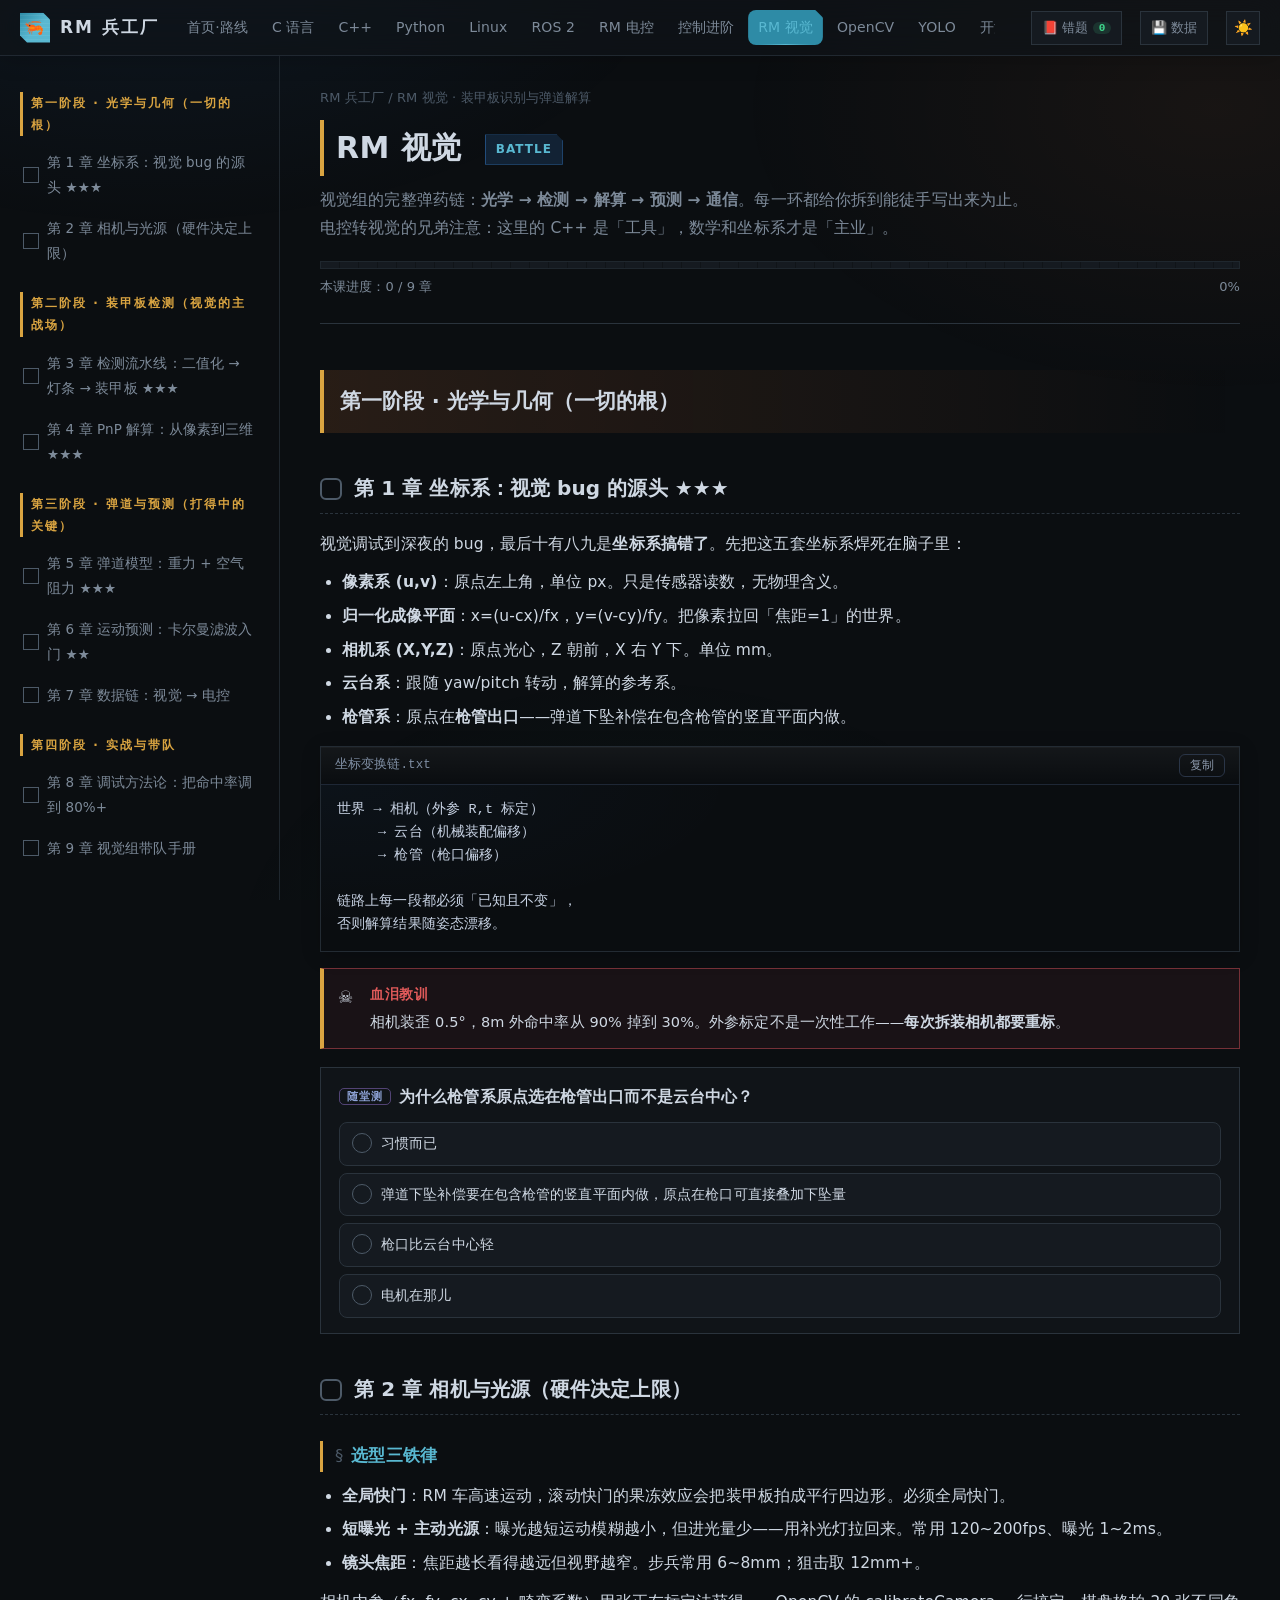
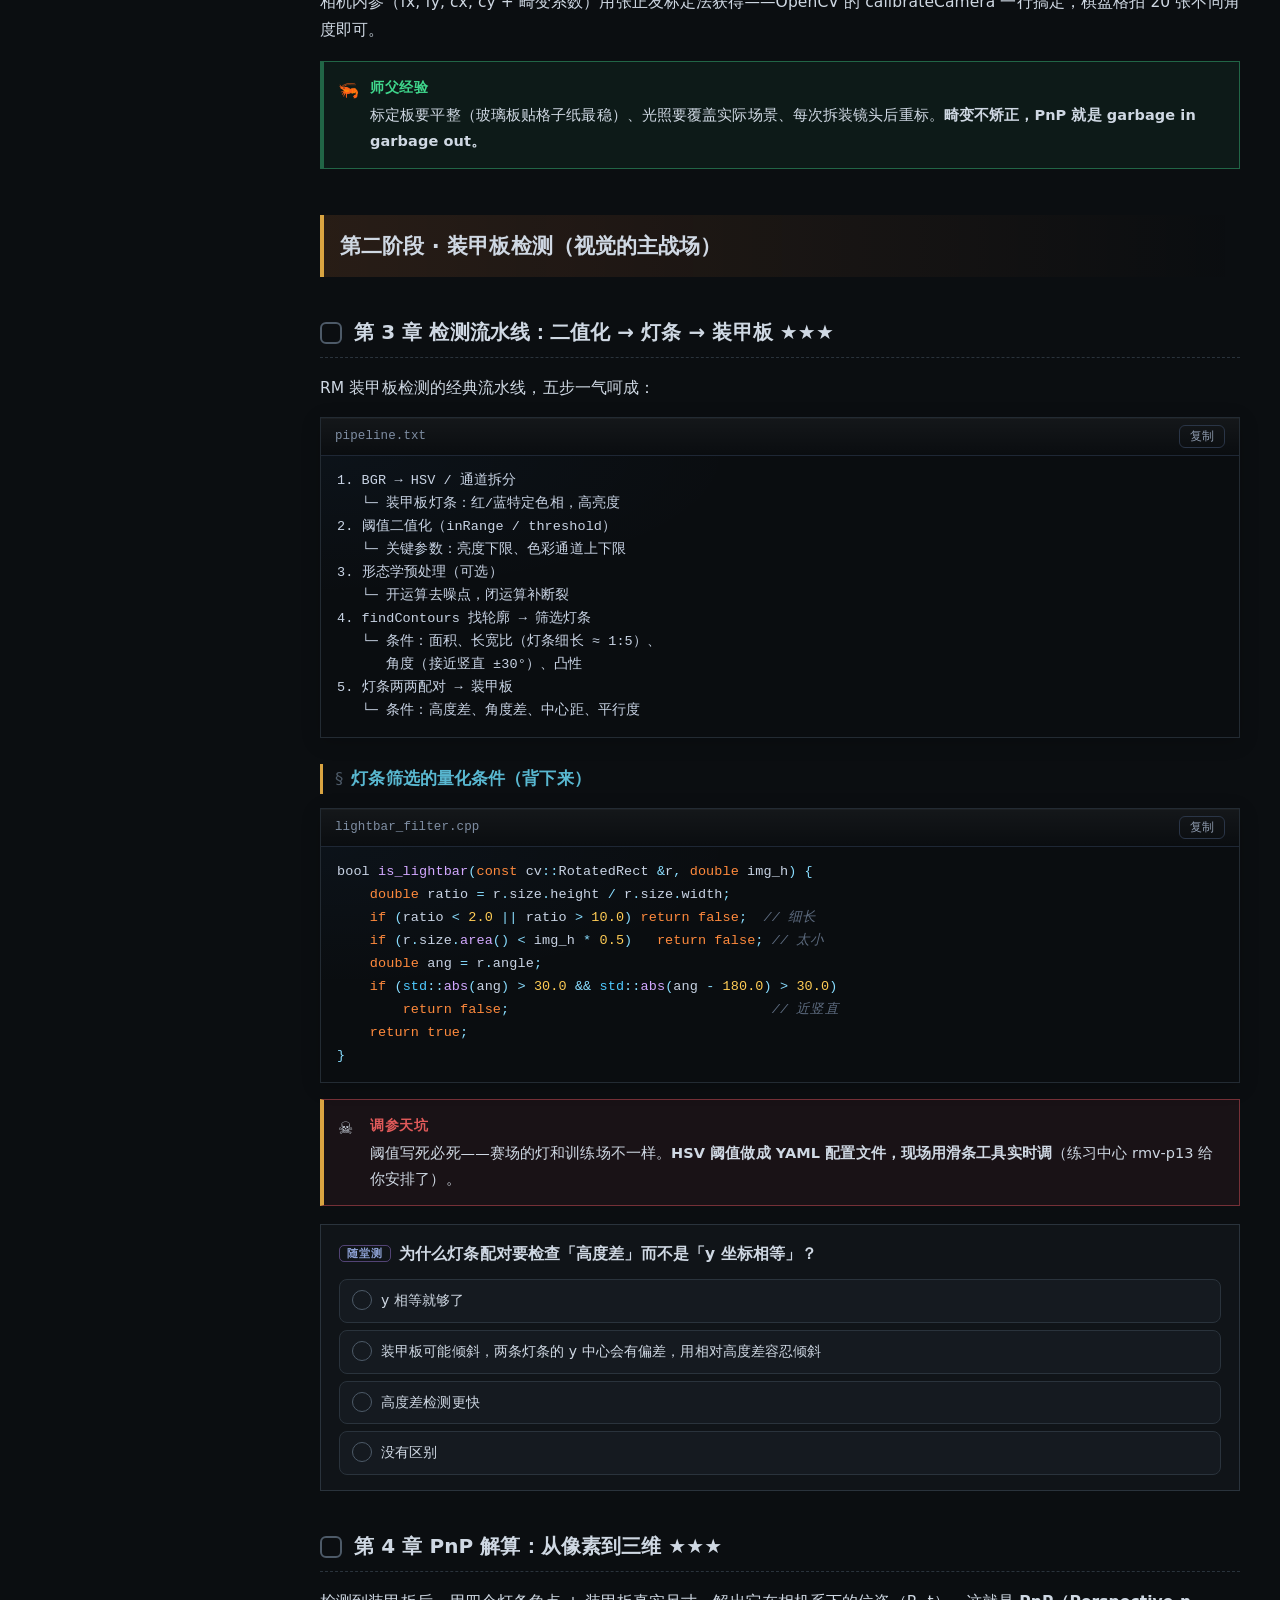
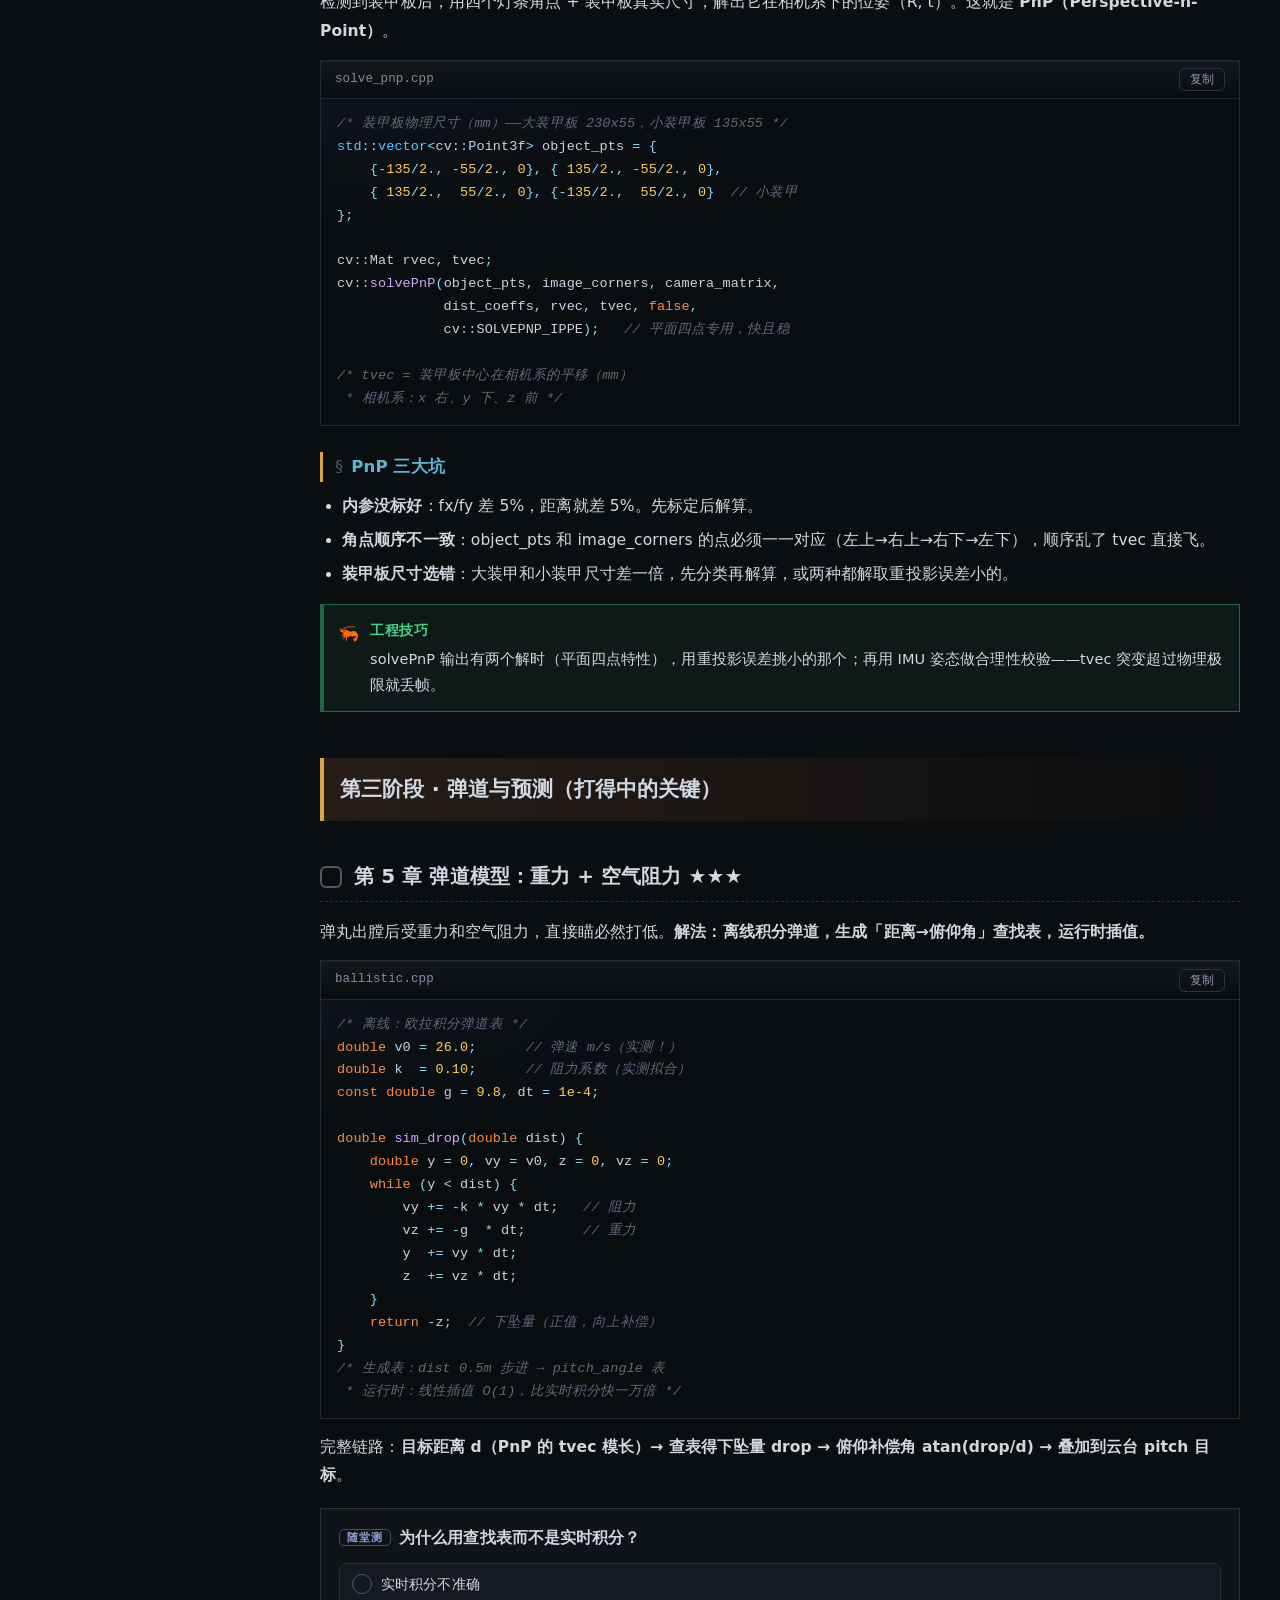
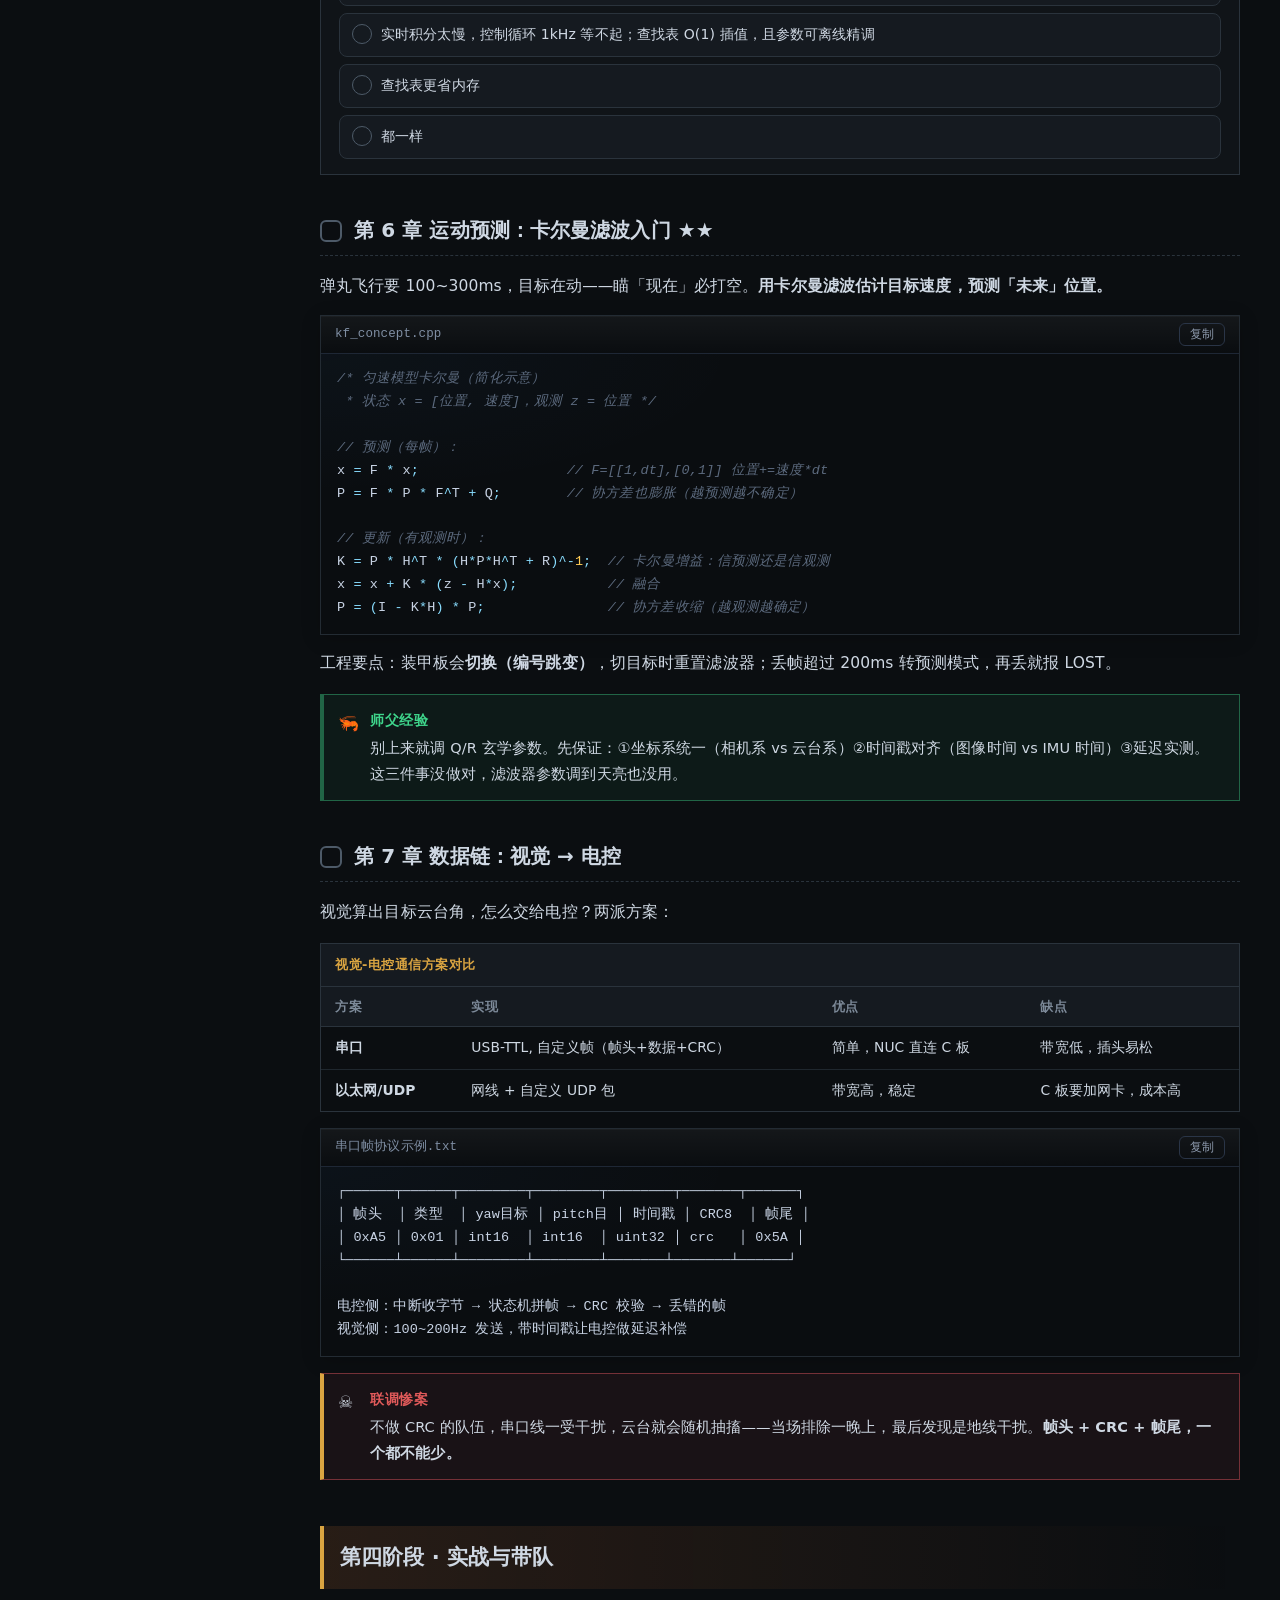
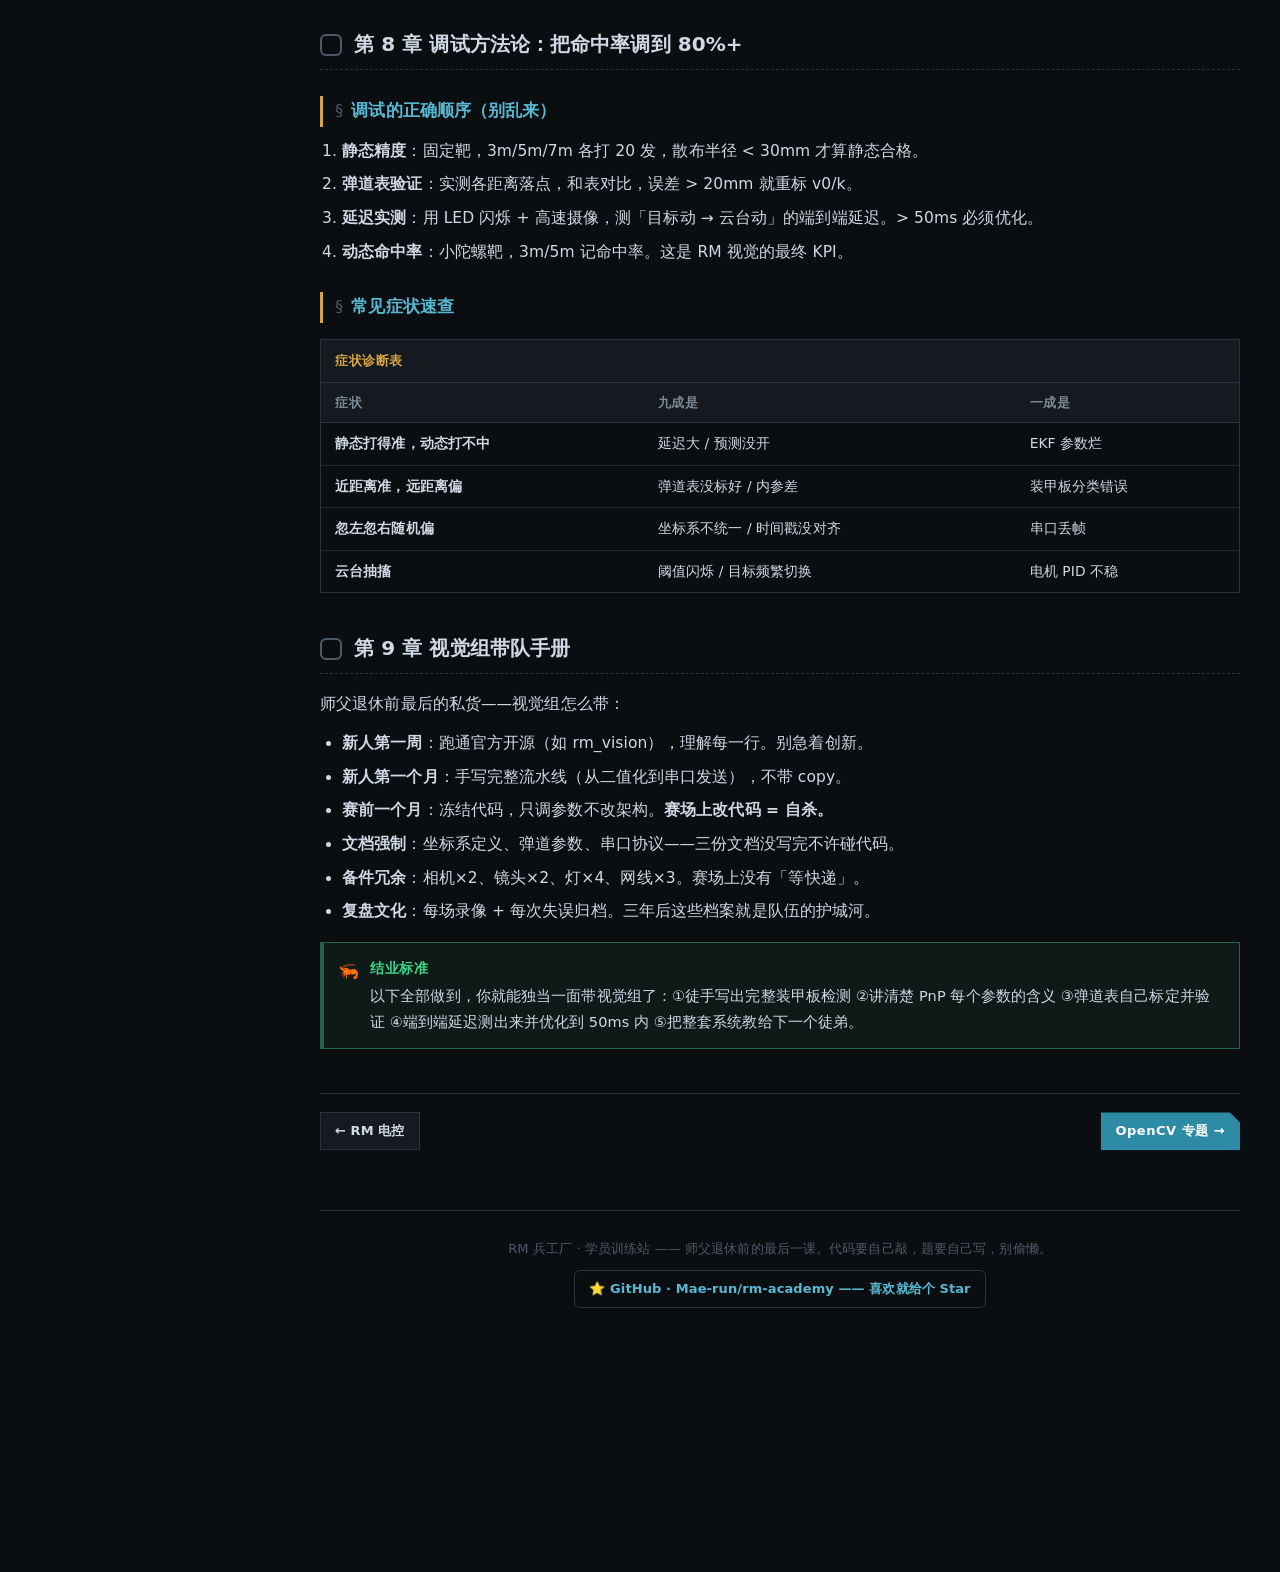
<file: rm-vision.html>
<!DOCTYPE html>
<html lang="zh-CN">
<head>
<meta charset="UTF-8">
<meta name="viewport" content="width=device-width, initial-scale=1.0">
<meta http-equiv="Content-Security-Policy" content="default-src 'self'; style-src 'self' 'unsafe-inline'; script-src 'self' 'unsafe-inline'; img-src 'self' data:;">
<title>RM 视觉 · RM 兵工厂</title>
<link rel="stylesheet" href="assets/css/style.css">
<link rel="stylesheet" href="assets/css/premium.css">
</head>
<body data-page="rmv">
<div class="layout"><main class="content"></main></div>

<script src="assets/js/highlight.js"></script>
<script src="assets/js/app.js"></script>
<script src="assets/js/site-index.js"></script>
<script>
"use strict";

window.PAGE = {
  id: "rmv",
  title: "RM 视觉",
  badge: "BATTLE",
  crumb: "RM 视觉 · 装甲板识别与弹道解算",
  lead: "视觉组的完整弹药链：<b>光学 → 检测 → 解算 → 预测 → 通信</b>。每一环都给你拆到能徒手写出来为止。电控转视觉的兄弟注意：这里的 C++ 是「工具」，数学和坐标系才是「主业」。",
  prev: { href: "rm-embedded.html", label: "RM 电控" },
  next: { href: "rm-opencv.html", label: "OpenCV 专题" },

  stages: [
    { id: "stage-rmv-1", title: "第一阶段 · 光学与几何（一切的根）", chapters: [
      { id: "rmv-coord", title: "第 1 章 坐标系：视觉 bug 的源头 ★★★", blocks: [
        H.p("视觉调试到深夜的 bug，最后十有八九是<b>坐标系搞错了</b>。先把这五套坐标系焊死在脑子里："),
        H.ul([
          "<b>像素系 (u,v)</b>：原点左上角，单位 px。只是传感器读数，无物理含义。",
          "<b>归一化成像平面</b>：x=(u-cx)/fx，y=(v-cy)/fy。把像素拉回「焦距=1」的世界。",
          "<b>相机系 (X,Y,Z)</b>：原点光心，Z 朝前，X 右 Y 下。单位 mm。",
          "<b>云台系</b>：跟随 yaw/pitch 转动，解算的参考系。",
          "<b>枪管系</b>：原点在<b>枪管出口</b>——弹道下坠补偿在包含枪管的竖直平面内做。"
        ]),
        H.code("text", "坐标变换链.txt", [
          "世界 → 相机（外参 R,t 标定）",
          "     → 云台（机械装配偏移）",
          "     → 枪管（枪口偏移）",
          "",
          "链路上每一段都必须「已知且不变」，",
          "否则解算结果随姿态漂移。"
        ].join("\n")),
        H.note("pitfall", "血泪教训", "相机装歪 0.5°，8m 外命中率从 90% 掉到 30%。外参标定不是一次性工作——<b>每次拆装相机都要重标</b>。"),
        H.quiz({
          q: "为什么枪管系原点选在枪管出口而不是云台中心？",
          tag: "随堂测",
          opts: ["习惯而已", "弹道下坠补偿要在包含枪管的竖直平面内做，原点在枪口可直接叠加下坠量", "枪口比云台中心轻", "电机在那儿"],
          ans: 1,
          explain: "弹道解算发生在枪管所在的竖直平面。原点取枪口，下坠量直接叠加；若取云台中心，还要额外换算枪口偏移，多一步就多一处漂移源。"
        })
      ]},
      { id: "rmv-camera", title: "第 2 章 相机与光源（硬件决定上限）", blocks: [
        H.sub("选型三铁律"),
        H.ul([
          "<b>全局快门</b>：RM 车高速运动，滚动快门的果冻效应会把装甲板拍成平行四边形。必须全局快门。",
          "<b>短曝光 + 主动光源</b>：曝光越短运动模糊越小，但进光量少——用补光灯拉回来。常用 120~200fps、曝光 1~2ms。",
          "<b>镜头焦距</b>：焦距越长看得越远但视野越窄。步兵常用 6~8mm；狙击取 12mm+。"
        ]),
        H.p("相机内参（fx, fy, cx, cy + 畸变系数）用张正友标定法获得——OpenCV 的 calibrateCamera 一行搞定，棋盘格拍 20 张不同角度即可。"),
        H.note("master", "师父经验", "标定板要平整（玻璃板贴格子纸最稳）、光照要覆盖实际场景、每次拆装镜头后重标。<b>畸变不矫正，PnP 就是 garbage in garbage out。</b>")
      ]},
    ]},

    { id: "stage-rmv-2", title: "第二阶段 · 装甲板检测（视觉的主战场）", chapters: [
      { id: "rmv-pipeline", title: "第 3 章 检测流水线：二值化 → 灯条 → 装甲板 ★★★", blocks: [
        H.p("RM 装甲板检测的经典流水线，五步一气呵成："),
        H.code("text", "pipeline.txt", [
          "1. BGR → HSV / 通道拆分",
          "   └─ 装甲板灯条：红/蓝特定色相，高亮度",
          "2. 阈值二值化（inRange / threshold）",
          "   └─ 关键参数：亮度下限、色彩通道上下限",
          "3. 形态学预处理（可选）",
          "   └─ 开运算去噪点，闭运算补断裂",
          "4. findContours 找轮廓 → 筛选灯条",
          "   └─ 条件：面积、长宽比（灯条细长 ≈ 1:5）、",
          "      角度（接近竖直 ±30°）、凸性",
          "5. 灯条两两配对 → 装甲板",
          "   └─ 条件：高度差、角度差、中心距、平行度"
        ].join("\n")),
        H.sub("灯条筛选的量化条件（背下来）"),
        H.code("cpp", "lightbar_filter.cpp", [
          "bool is_lightbar(const cv::RotatedRect &r, double img_h) {",
          "    double ratio = r.size.height / r.size.width;",
          "    if (ratio < 2.0 || ratio > 10.0) return false;  // 细长",
          "    if (r.size.area() < img_h * 0.5)   return false; // 太小",
          "    double ang = r.angle;",
          "    if (std::abs(ang) > 30.0 && std::abs(ang - 180.0) > 30.0)",
          "        return false;                                // 近竖直",
          "    return true;",
          "}"
        ].join("\n")),
        H.note("pitfall", "调参天坑", "阈值写死必死——赛场的灯和训练场不一样。<b>HSV 阈值做成 YAML 配置文件，现场用滑条工具实时调</b>（练习中心 rmv-p13 给你安排了）。"),
        H.quiz({
          q: "为什么灯条配对要检查「高度差」而不是「y 坐标相等」？",
          tag: "随堂测",
          opts: ["y 相等就够了", "装甲板可能倾斜，两条灯条的 y 中心会有偏差，用相对高度差容忍倾斜", "高度差检测更快", "没有区别"],
          ans: 1,
          explain: "机器人俯仰时装甲板在图像里是斜的，两灯条 y 不等。用「高度差/灯条长度 < 0.5」这类相对量，比绝对相等鲁棒得多。"
        })
      ]},
      { id: "rmv-pnp", title: "第 4 章 PnP 解算：从像素到三维 ★★★", blocks: [
        H.p("检测到装甲板后，用四个灯条角点 + 装甲板真实尺寸，解出它在相机系下的位姿（R, t）。这就是 <b>PnP（Perspective-n-Point）</b>。"),
        H.code("cpp", "solve_pnp.cpp", [
          "/* 装甲板物理尺寸（mm）——大装甲板 230x55，小装甲板 135x55 */",
          "std::vector<cv::Point3f> object_pts = {",
          "    {-135/2., -55/2., 0}, { 135/2., -55/2., 0},",
          "    { 135/2.,  55/2., 0}, {-135/2.,  55/2., 0}  // 小装甲",
          "};",
          "",
          "cv::Mat rvec, tvec;",
          "cv::solvePnP(object_pts, image_corners, camera_matrix,",
          "             dist_coeffs, rvec, tvec, false,",
          "             cv::SOLVEPNP_IPPE);   // 平面四点专用，快且稳",
          "",
          "/* tvec = 装甲板中心在相机系的平移（mm）",
          " * 相机系：x 右、y 下、z 前 */"
        ].join("\n")),
        H.sub("PnP 三大坑"),
        H.ul([
          "<b>内参没标好</b>：fx/fy 差 5%，距离就差 5%。先标定后解算。",
          "<b>角点顺序不一致</b>：object_pts 和 image_corners 的点必须一一对应（左上→右上→右下→左下），顺序乱了 tvec 直接飞。",
          "<b>装甲板尺寸选错</b>：大装甲和小装甲尺寸差一倍，先分类再解算，或两种都解取重投影误差小的。"
        ]),
        H.note("master", "工程技巧", "solvePnP 输出有两个解时（平面四点特性），用重投影误差挑小的那个；再用 IMU 姿态做合理性校验——tvec 突变超过物理极限就丢帧。")
      ]},
    ]},

    { id: "stage-rmv-3", title: "第三阶段 · 弹道与预测（打得中的关键）", chapters: [
      { id: "rmv-ballistic", title: "第 5 章 弹道模型：重力 + 空气阻力 ★★★", blocks: [
        H.p("弹丸出膛后受重力和空气阻力，直接瞄必然打低。<b>解法：离线积分弹道，生成「距离→俯仰角」查找表，运行时插值。</b>"),
        H.code("cpp", "ballistic.cpp", [
          "/* 离线：欧拉积分弹道表 */",
          "double v0 = 26.0;      // 弹速 m/s（实测！）",
          "double k  = 0.10;      // 阻力系数（实测拟合）",
          "const double g = 9.8, dt = 1e-4;",
          "",
          "double sim_drop(double dist) {",
          "    double y = 0, vy = v0, z = 0, vz = 0;",
          "    while (y < dist) {",
          "        vy += -k * vy * dt;   // 阻力",
          "        vz += -g  * dt;       // 重力",
          "        y  += vy * dt;",
          "        z  += vz * dt;",
          "    }",
          "    return -z;  // 下坠量（正值，向上补偿）",
          "}",
          "/* 生成表：dist 0.5m 步进 → pitch_angle 表",
          " * 运行时：线性插值 O(1)，比实时积分快一万倍 */"
        ].join("\n")),
        H.p("完整链路：<b>目标距离 d（PnP 的 tvec 模长）→ 查表得下坠量 drop → 俯仰补偿角 atan(drop/d) → 叠加到云台 pitch 目标</b>。"),
        H.quiz({
          q: "为什么用查找表而不是实时积分？",
          tag: "随堂测",
          opts: ["实时积分不准确", "实时积分太慢，控制循环 1kHz 等不起；查找表 O(1) 插值，且参数可离线精调", "查找表更省内存", "都一样"],
          ans: 1,
          explain: "1kHz 控制环里做欧拉积分会吃掉宝贵的时间片。离线积分出表，运行时插值，精度换速度——这是嵌入式的经典 trade-off。"
        })
      ]},
      { id: "rmv-ekf", title: "第 6 章 运动预测：卡尔曼滤波入门 ★★", blocks: [
        H.p("弹丸飞行要 100~300ms，目标在动——瞄「现在」必打空。<b>用卡尔曼滤波估计目标速度，预测「未来」位置。</b>"),
        H.code("cpp", "kf_concept.cpp", [
          "/* 匀速模型卡尔曼（简化示意）",
          " * 状态 x = [位置, 速度]，观测 z = 位置 */",
          "",
          "// 预测（每帧）：",
          "x = F * x;                  // F=[[1,dt],[0,1]] 位置+=速度*dt",
          "P = F * P * F^T + Q;        // 协方差也膨胀（越预测越不确定）",
          "",
          "// 更新（有观测时）：",
          "K = P * H^T * (H*P*H^T + R)^-1;  // 卡尔曼增益：信预测还是信观测",
          "x = x + K * (z - H*x);           // 融合",
          "P = (I - K*H) * P;               // 协方差收缩（越观测越确定）"
        ].join("\n")),
        H.p("工程要点：装甲板会<b>切换（编号跳变）</b>，切目标时重置滤波器；丢帧超过 200ms 转预测模式，再丢就报 LOST。"),
        H.note("master", "师父经验", "别上来就调 Q/R 玄学参数。先保证：①坐标系统一（相机系 vs 云台系）②时间戳对齐（图像时间 vs IMU 时间）③延迟实测。这三件事没做对，滤波器参数调到天亮也没用。")
      ]},
      { id: "rmv-comm", title: "第 7 章 数据链：视觉 → 电控", blocks: [
        H.p("视觉算出目标云台角，怎么交给电控？两派方案："),
        H.table("视觉-电控通信方案对比", ["方案", "实现", "优点", "缺点"], [
          ["串口", "USB-TTL, 自定义帧（帧头+数据+CRC）", "简单，NUC 直连 C 板", "带宽低，插头易松"],
          ["以太网/UDP", "网线 + 自定义 UDP 包", "带宽高，稳定", "C 板要加网卡，成本高"]
        ]),
        H.code("text", "串口帧协议示例.txt", [
          "┌──────┬──────┬────────┬────────┬────────┬───────┬──────┐",
          "│ 帧头  │ 类型  │ yaw目标 │ pitch目 │ 时间戳 │ CRC8  │ 帧尾 │",
          "│ 0xA5 │ 0x01 │ int16  │ int16  │ uint32 │ crc   │ 0x5A │",
          "└──────┴──────┴────────┴────────┴───────┴───────┴──────┘",
          "",
          "电控侧：中断收字节 → 状态机拼帧 → CRC 校验 → 丢错的帧",
          "视觉侧：100~200Hz 发送，带时间戳让电控做延迟补偿"
        ].join("\n")),
        H.note("pitfall", "联调惨案", "不做 CRC 的队伍，串口线一受干扰，云台就会随机抽搐——当场排除一晚上，最后发现是地线干扰。<b>帧头 + CRC + 帧尾，一个都不能少。</b>")
      ]},
    ]},

    { id: "stage-rmv-4", title: "第四阶段 · 实战与带队", chapters: [
      { id: "rmv-tuning", title: "第 8 章 调试方法论：把命中率调到 80%+", blocks: [
        H.sub("调试的正确顺序（别乱来）"),
        H.ol([
          "<b>静态精度</b>：固定靶，3m/5m/7m 各打 20 发，散布半径 < 30mm 才算静态合格。",
          "<b>弹道表验证</b>：实测各距离落点，和表对比，误差 > 20mm 就重标 v0/k。",
          "<b>延迟实测</b>：用 LED 闪烁 + 高速摄像，测「目标动 → 云台动」的端到端延迟。> 50ms 必须优化。",
          "<b>动态命中率</b>：小陀螺靶，3m/5m 记命中率。这是 RM 视觉的最终 KPI。"
        ]),
        H.sub("常见症状速查"),
        H.table("症状诊断表", ["症状", "九成是", "一成是"], [
          ["静态打得准，动态打不中", "延迟大 / 预测没开", "EKF 参数烂"],
          ["近距离准，远距离偏", "弹道表没标好 / 内参差", "装甲板分类错误"],
          ["忽左忽右随机偏", "坐标系不统一 / 时间戳没对齐", "串口丢帧"],
          ["云台抽搐", "阈值闪烁 / 目标频繁切换", "电机 PID 不稳"]
        ])
      ]},
      { id: "rmv-team", title: "第 9 章 视觉组带队手册", blocks: [
        H.p("师父退休前最后的私货——视觉组怎么带："),
        H.ul([
          "<b>新人第一周</b>：跑通官方开源（如 rm_vision），理解每一行。别急着创新。",
          "<b>新人第一个月</b>：手写完整流水线（从二值化到串口发送），不带 copy。",
          "<b>赛前一个月</b>：冻结代码，只调参数不改架构。<b>赛场上改代码 = 自杀。</b>",
          "<b>文档强制</b>：坐标系定义、弹道参数、串口协议——三份文档没写完不许碰代码。",
          "<b>备件冗余</b>：相机×2、镜头×2、灯×4、网线×3。赛场上没有「等快递」。",
          "<b>复盘文化</b>：每场录像 + 每次失误归档。三年后这些档案就是队伍的护城河。"
        ]),
        H.note("master", "结业标准", "以下全部做到，你就能独当一面带视觉组了：①徒手写出完整装甲板检测 ②讲清楚 PnP 每个参数的含义 ③弹道表自己标定并验证 ④端到端延迟测出来并优化到 50ms 内 ⑤把整套系统教给下一个徒弟。")
      ]},
    ]},
  ]
};
</script>
<script src="assets/js/practice-db.js"></script>
<script src="assets/js/practice-db-b.js"></script>
</body>
</html>
</file>
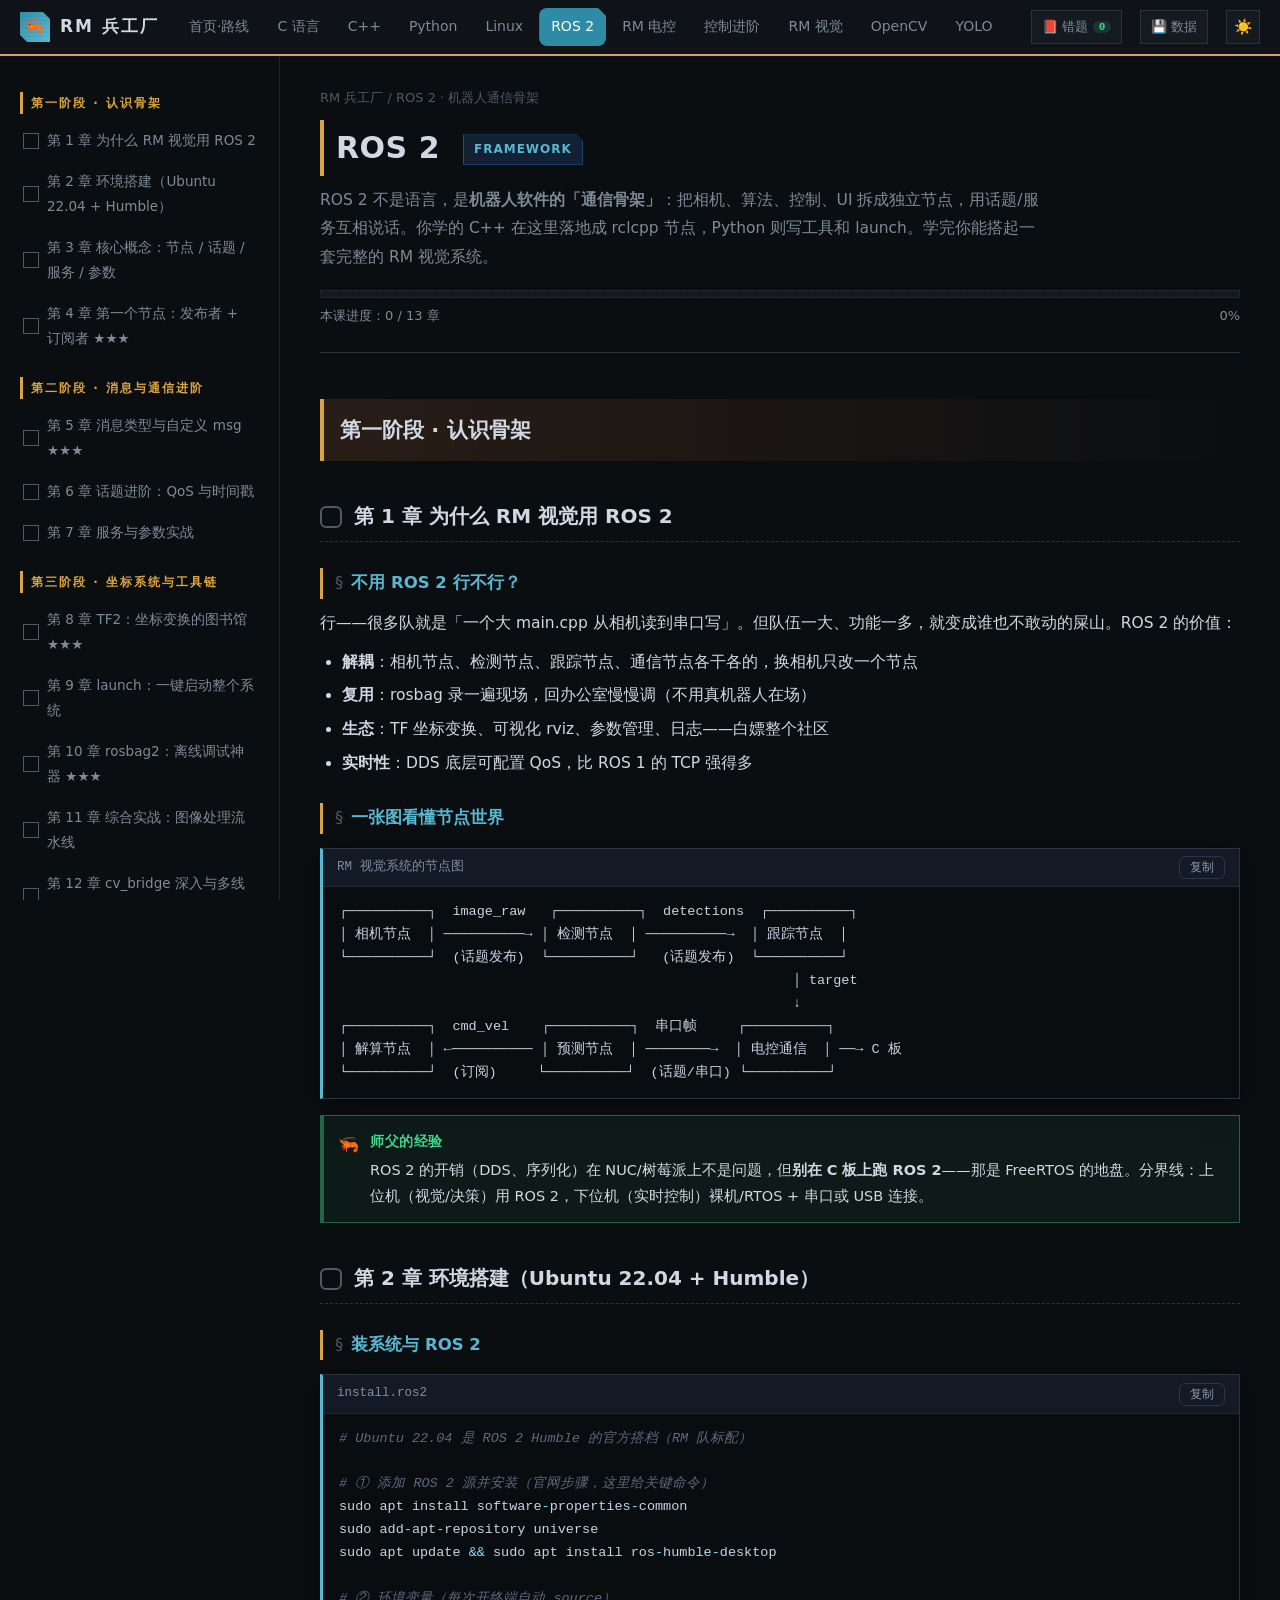
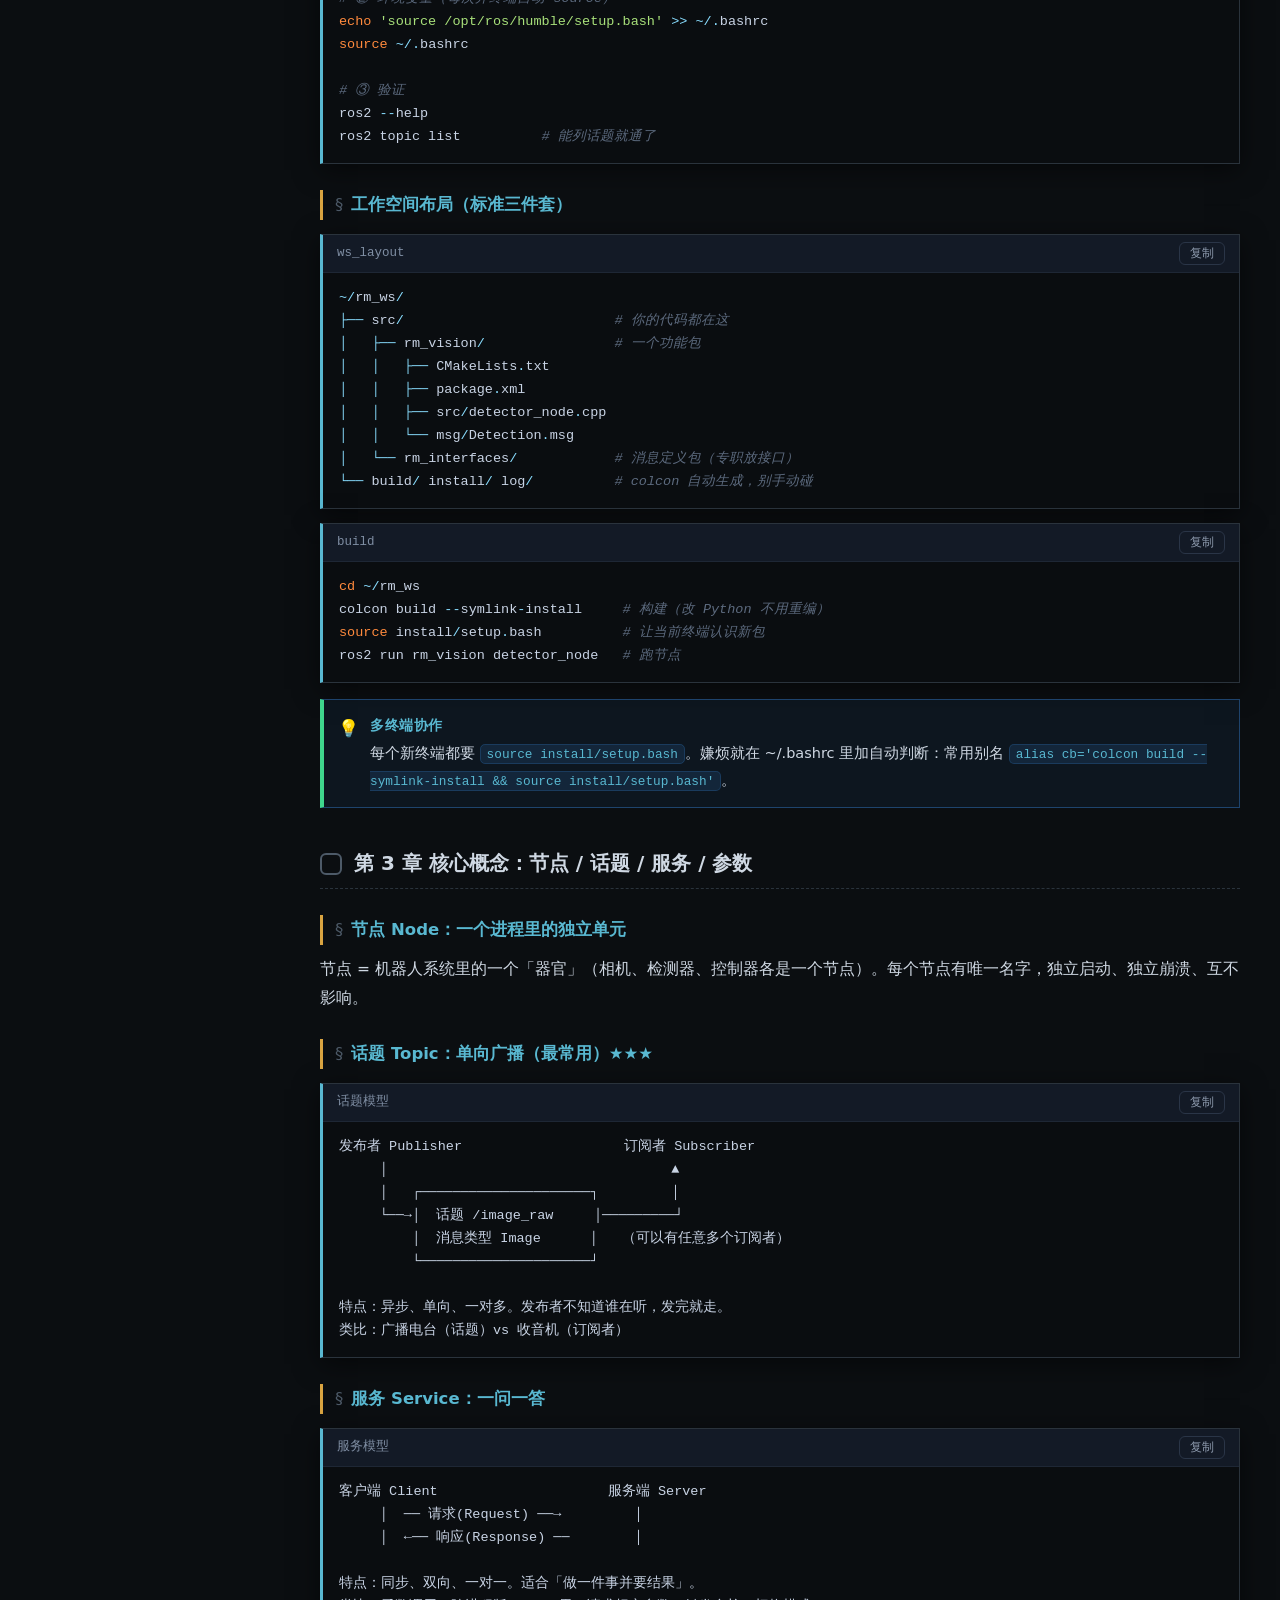
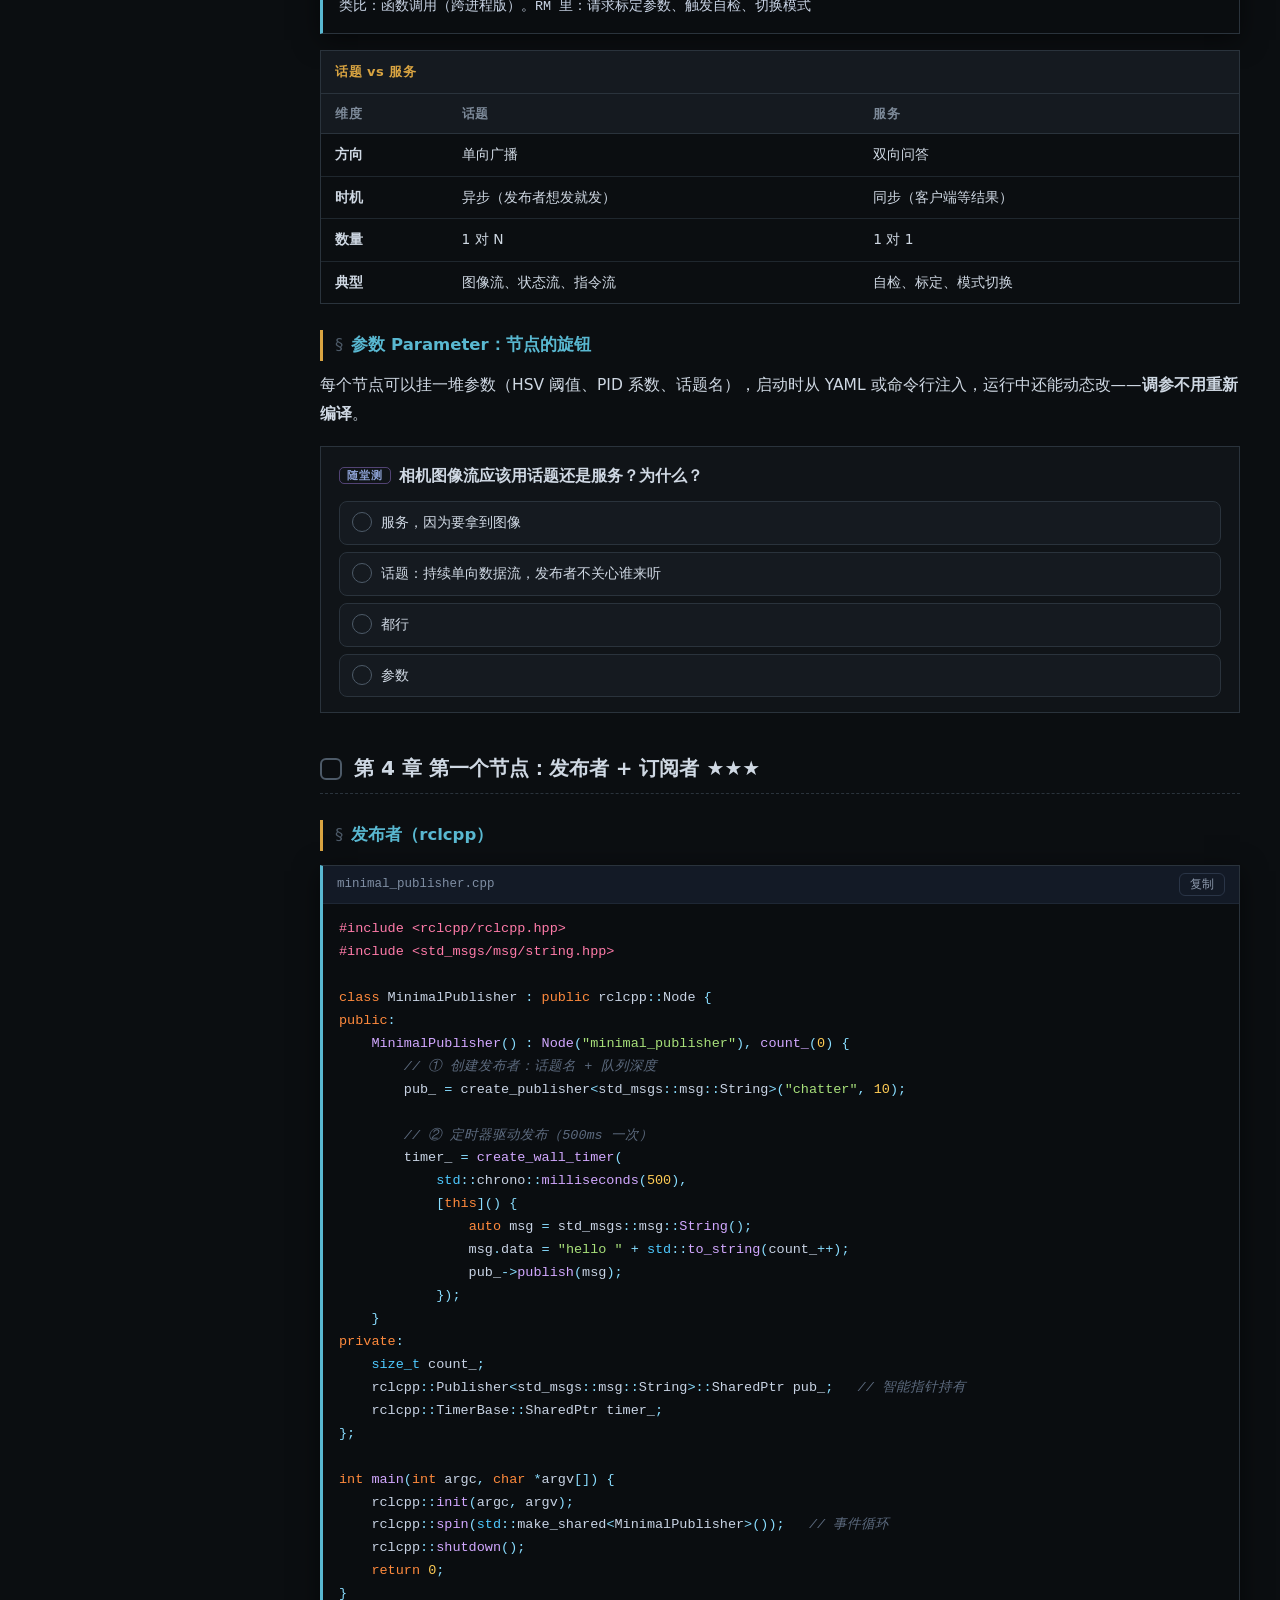
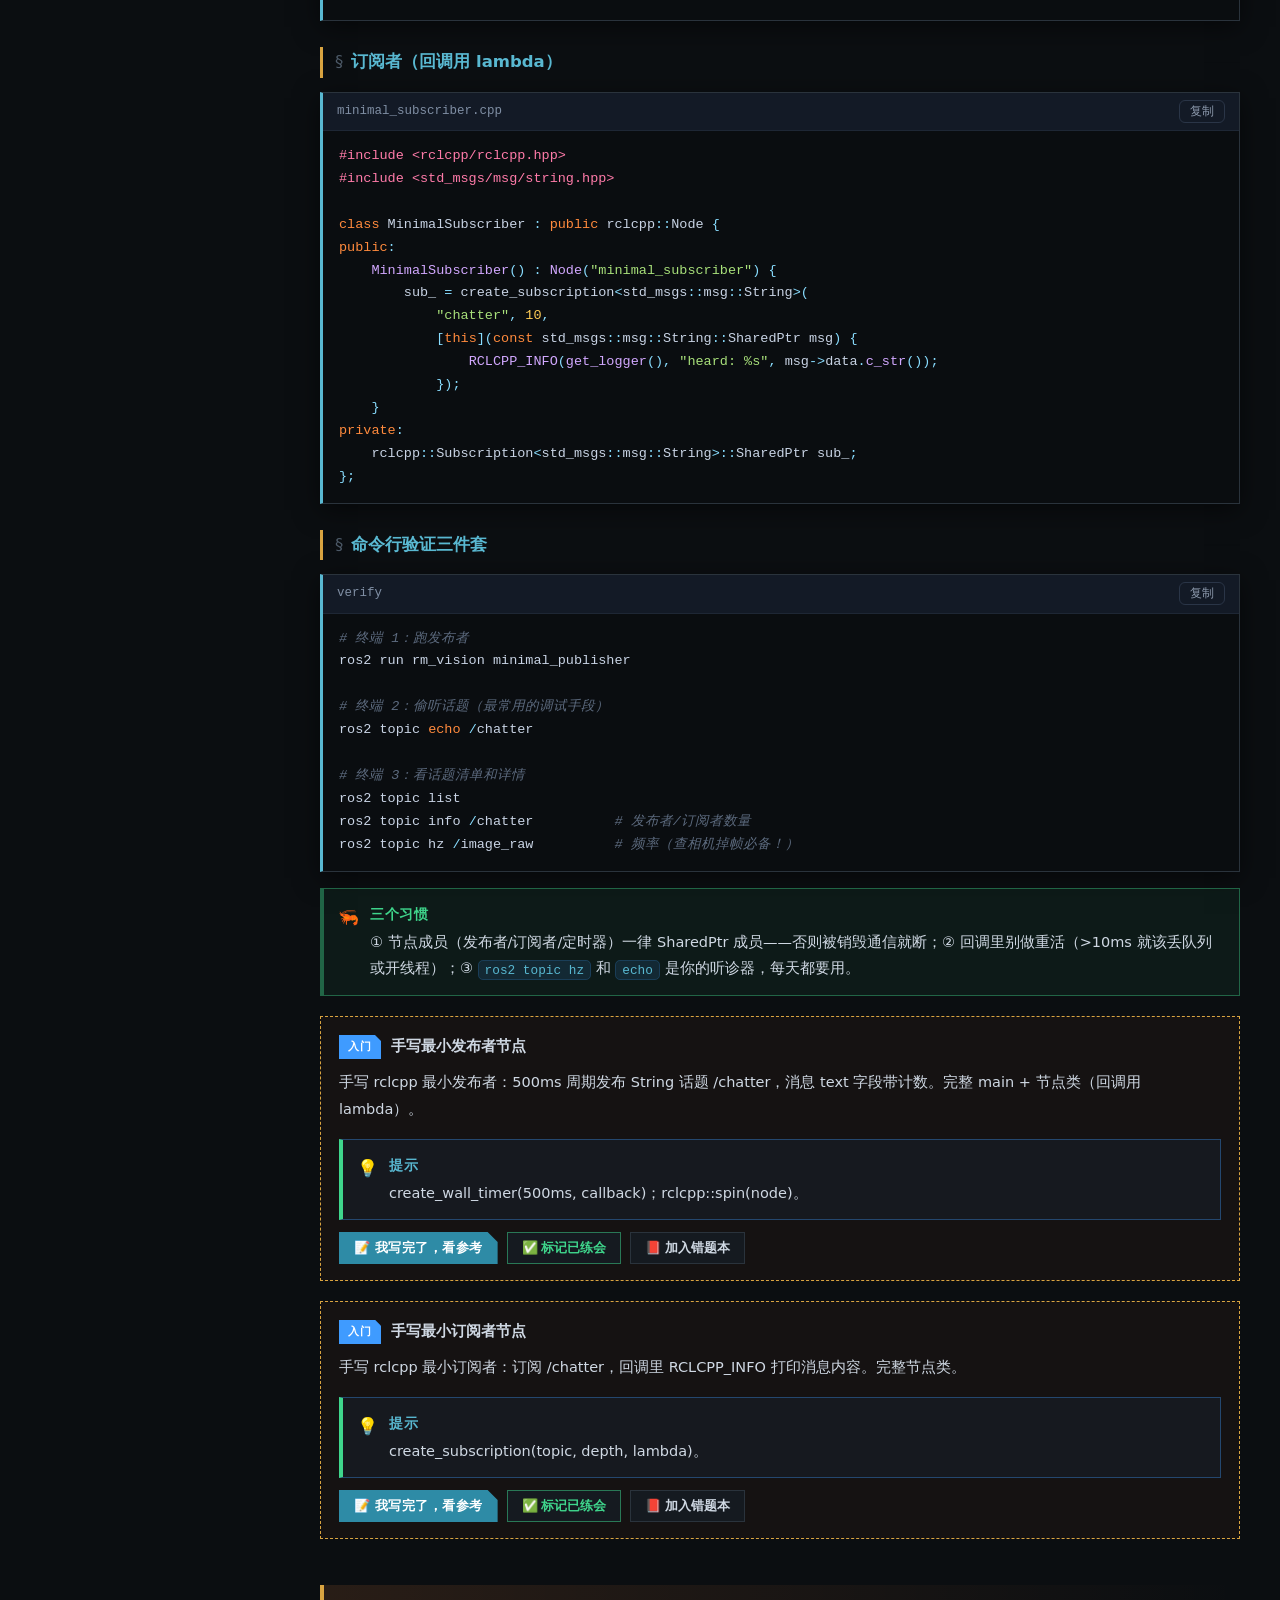
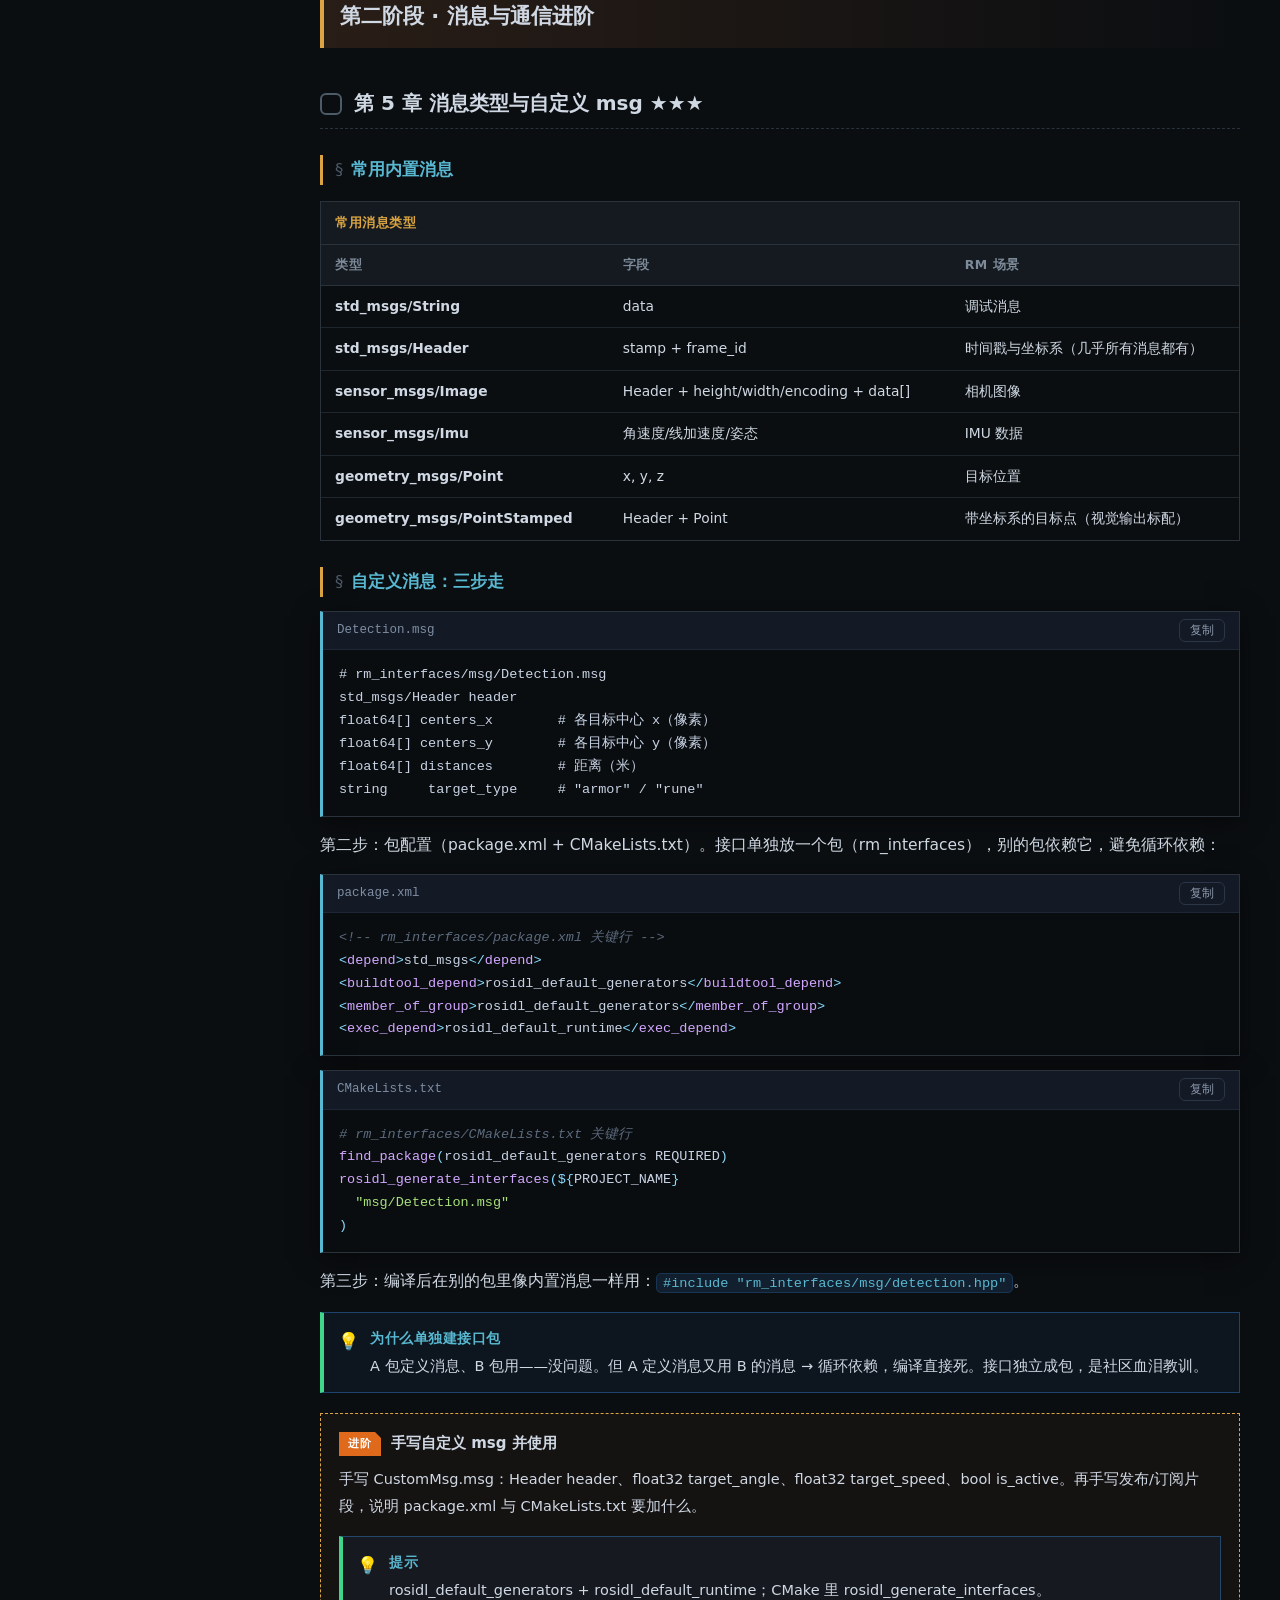
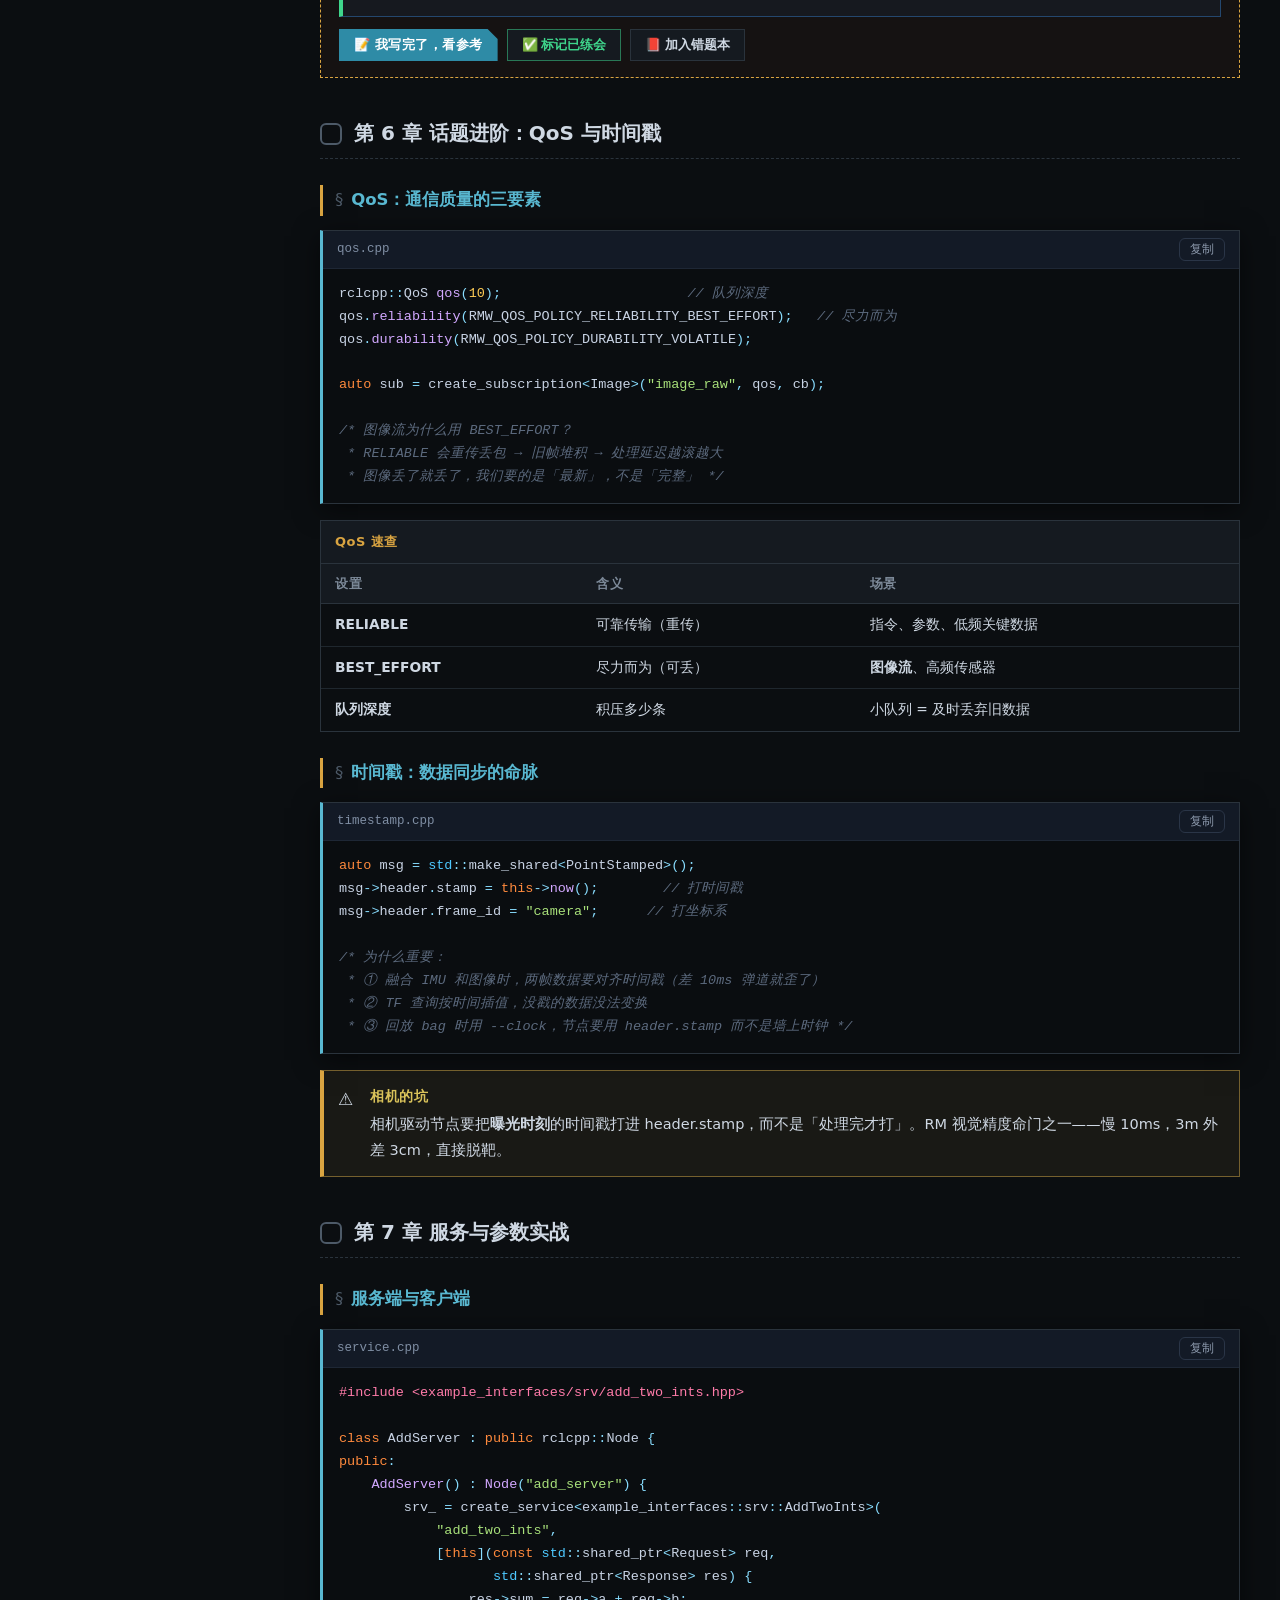
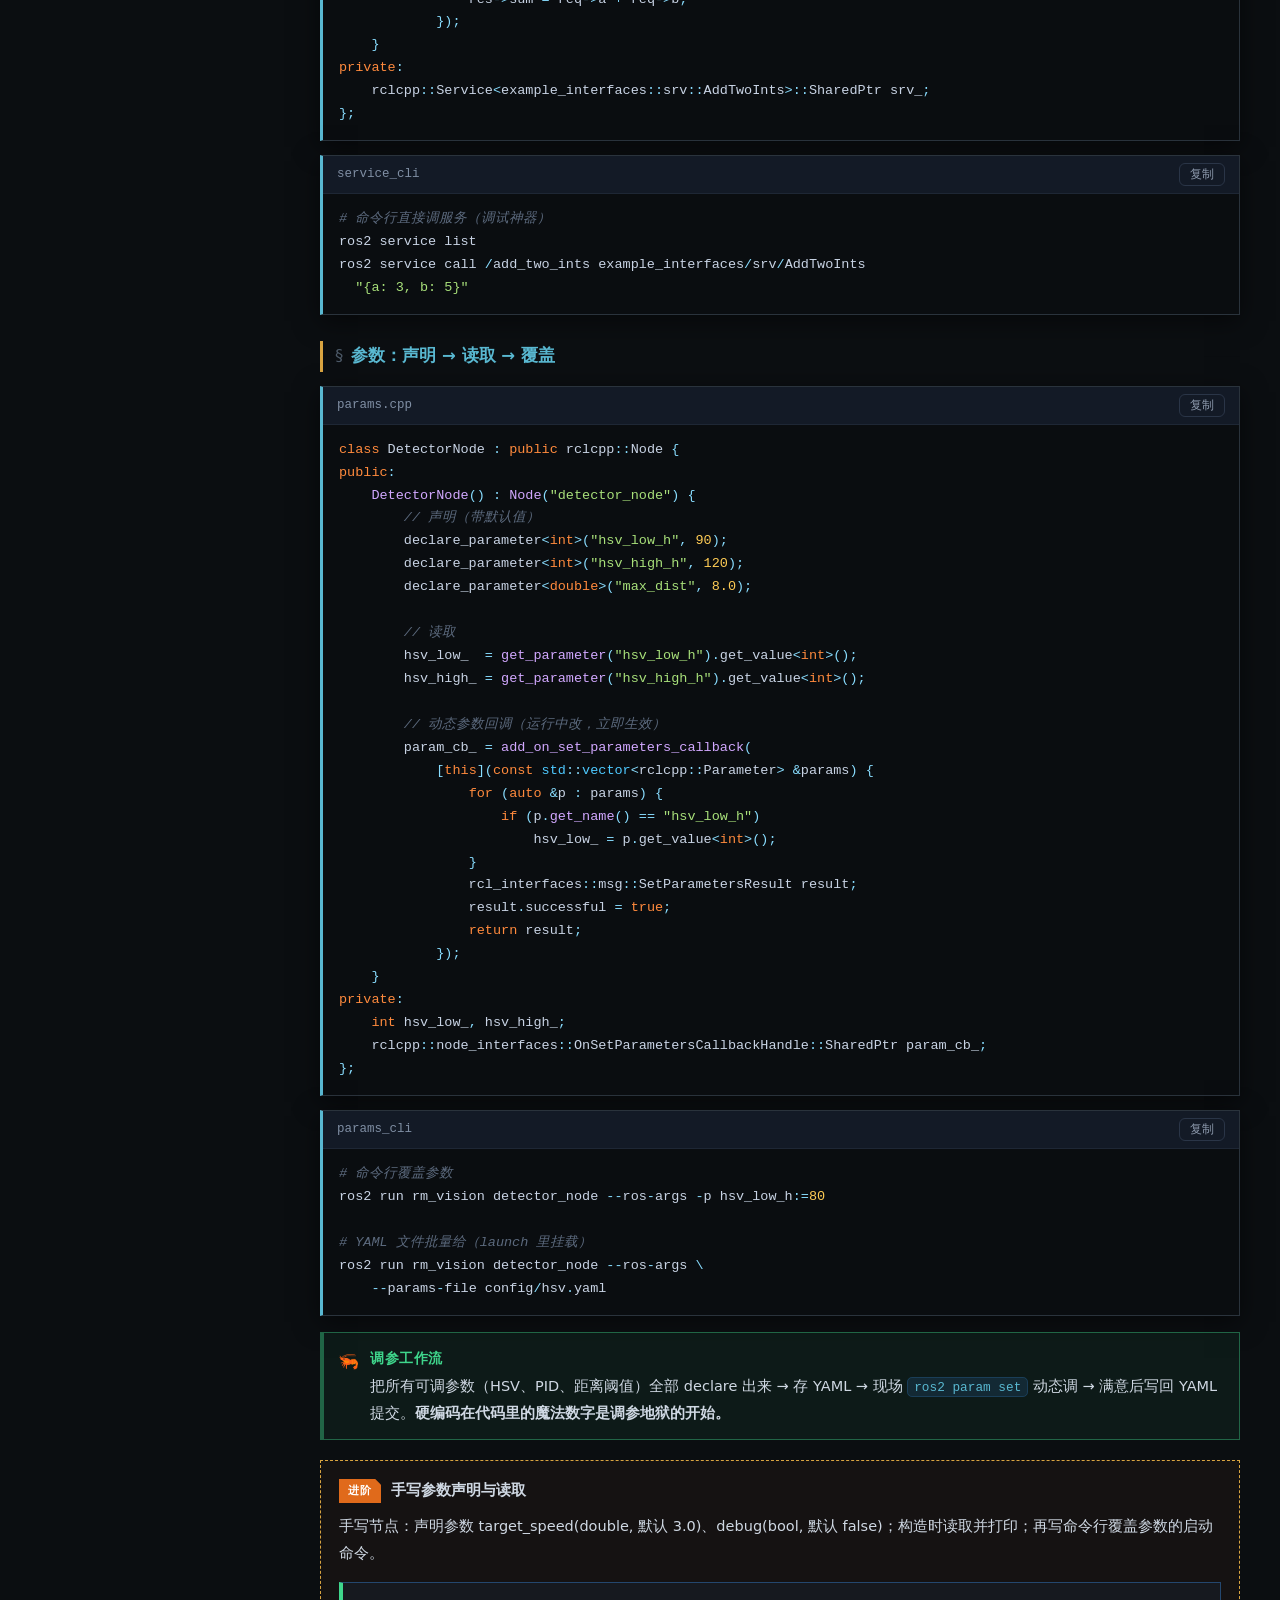
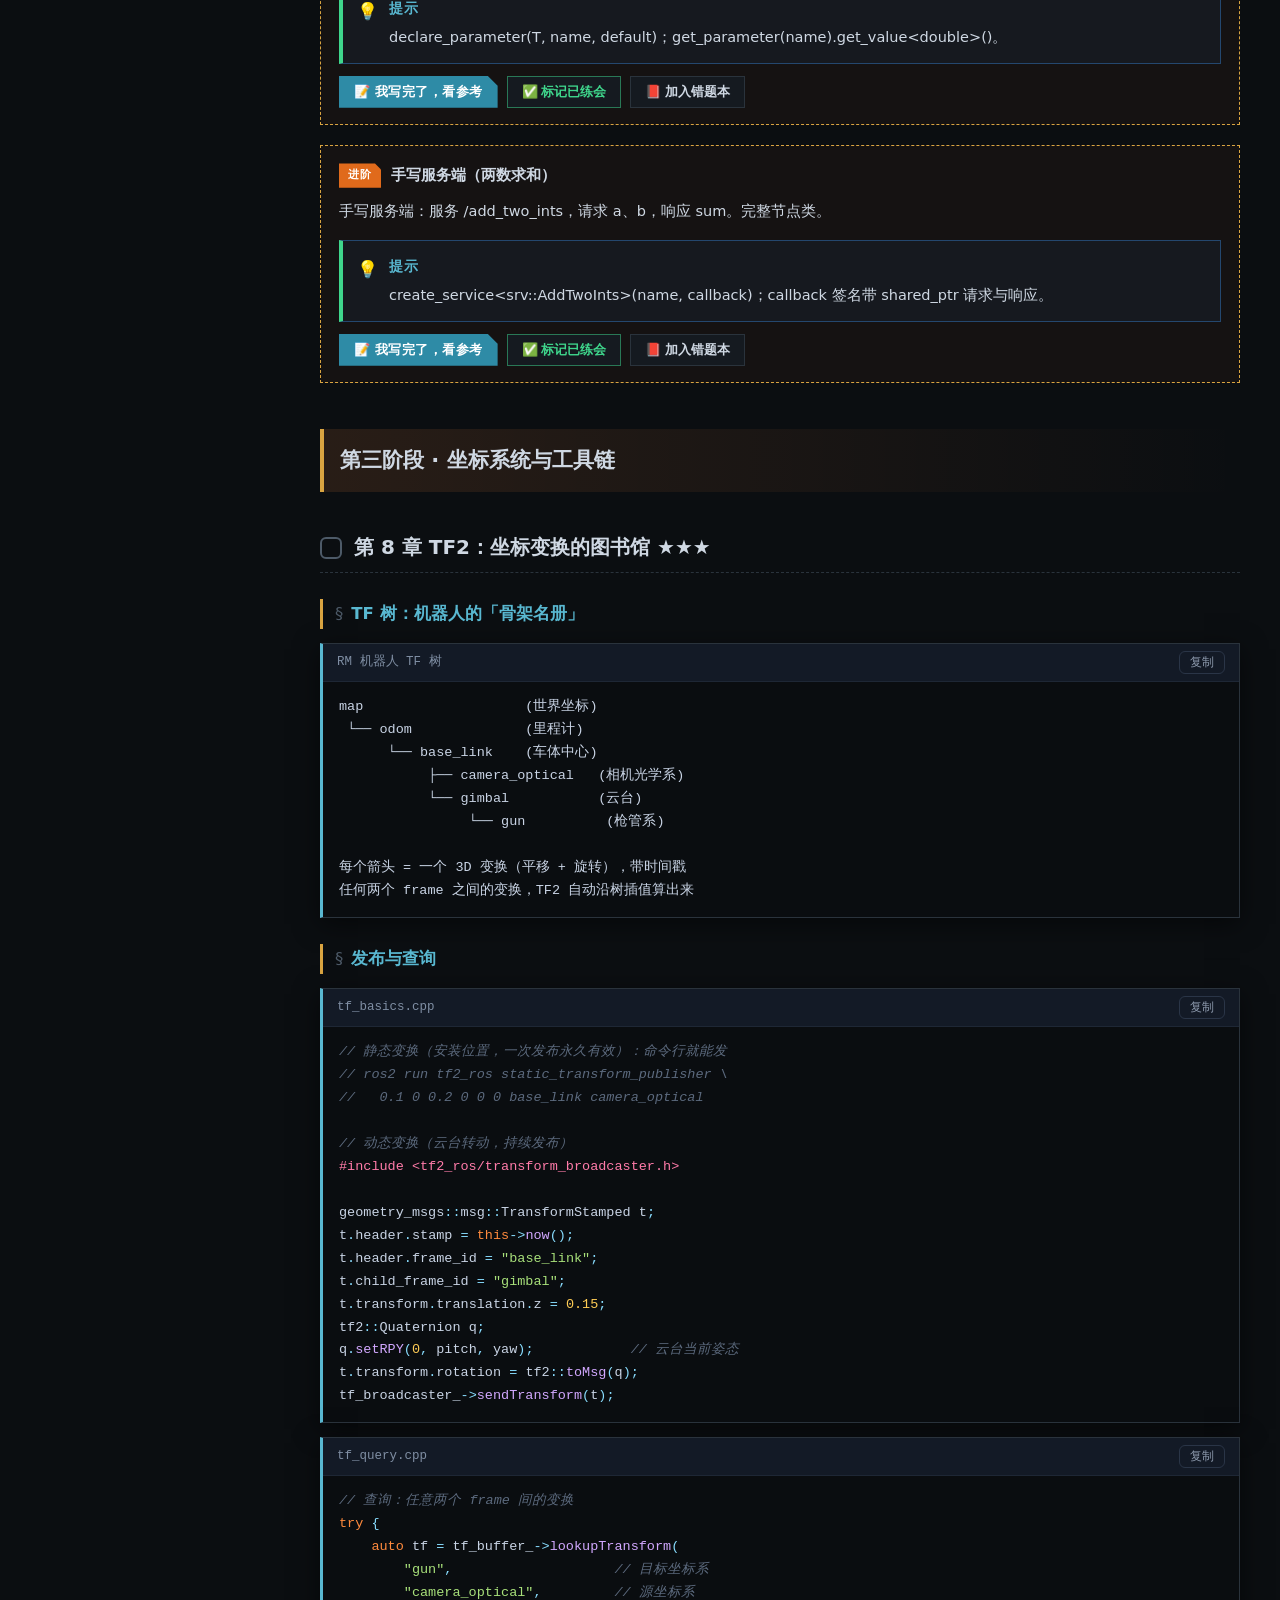
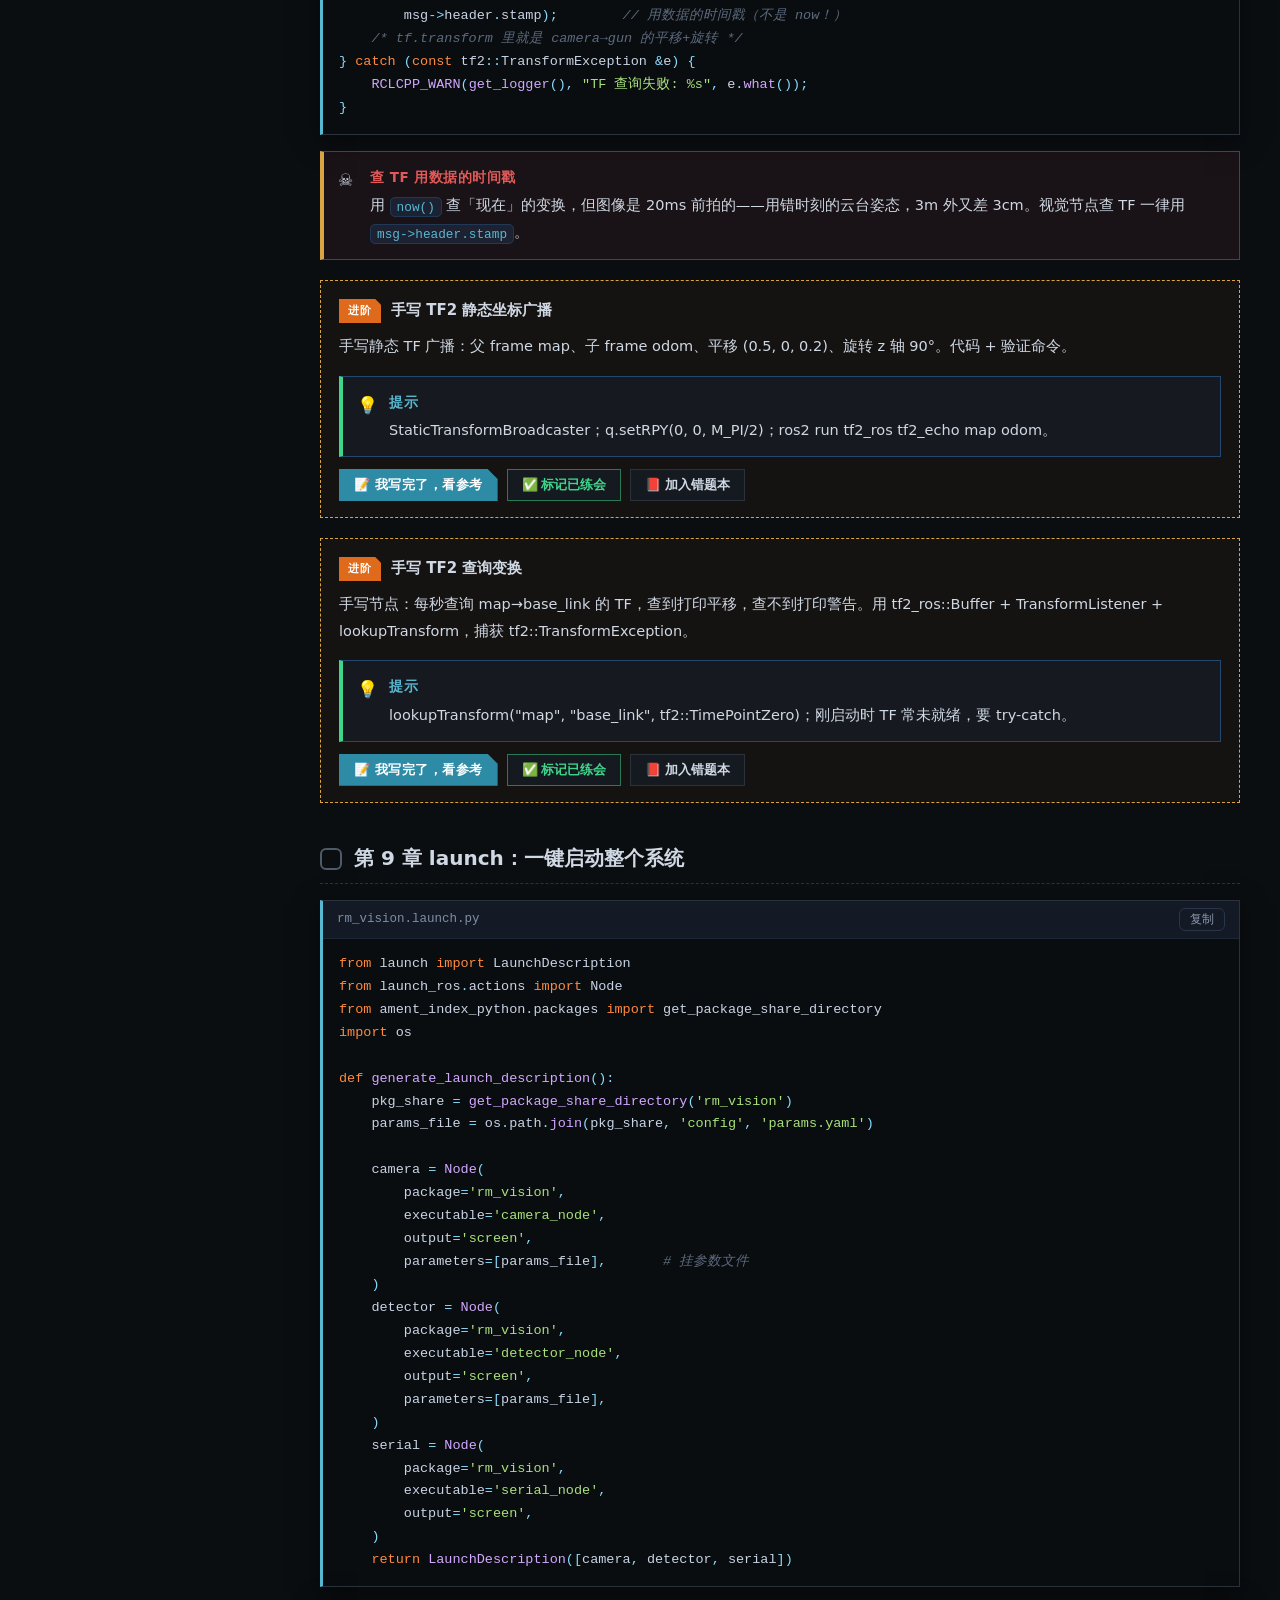
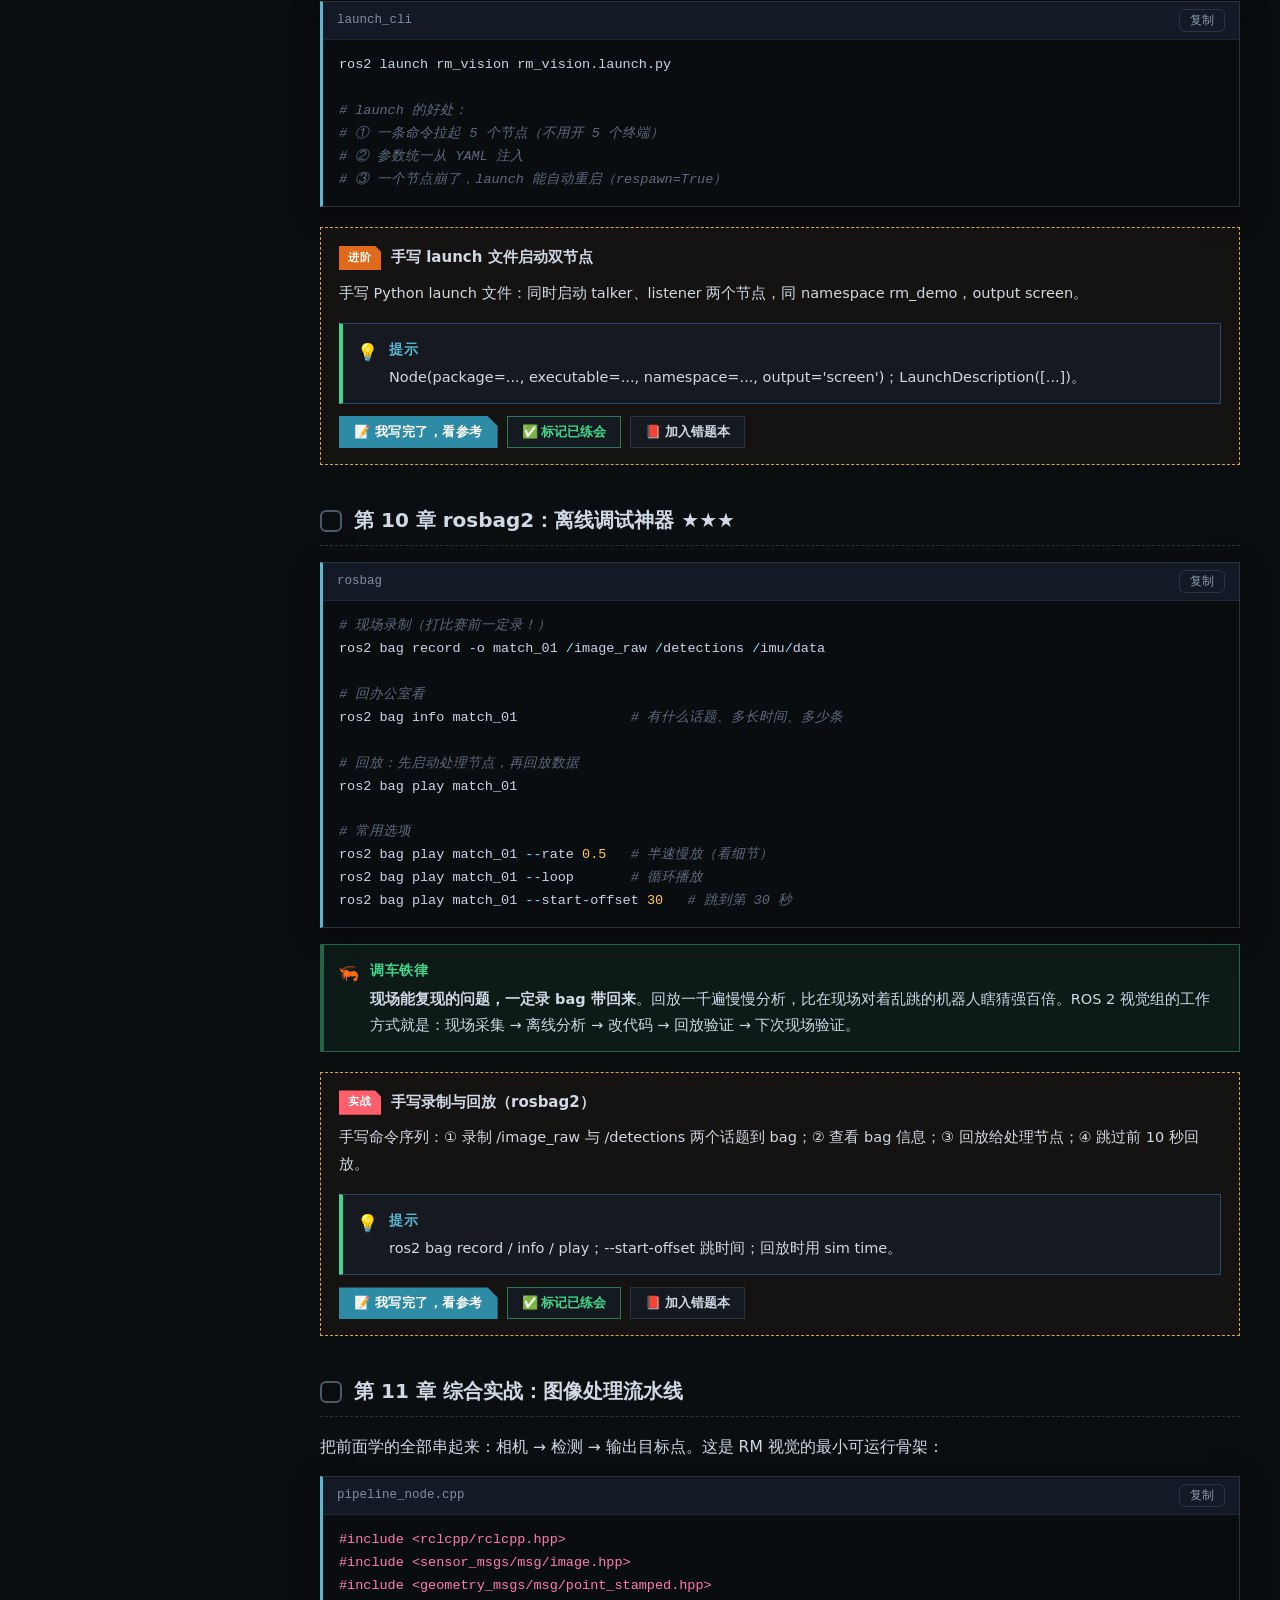
<file: ros2.html>
<!DOCTYPE html>
<html lang="zh-CN">
<head>
<meta charset="UTF-8">
<meta name="viewport" content="width=device-width, initial-scale=1.0">
<meta http-equiv="Content-Security-Policy" content="default-src 'self'; style-src 'self' 'unsafe-inline'; script-src 'self' 'unsafe-inline'; img-src 'self' data:;">
<title>ROS 2 · RM 兵工厂</title>
<link rel="stylesheet" href="assets/css/style.css">
<link rel="stylesheet\" href=\"assets/css/premium.css\">
</head>
<body data-page="ros2">
<div class="layout"><main class="content"></main></div>

<script src="assets/js/highlight.js"></script>
<script src="assets/js/app.js"></script>
<script src="assets/js/site-index.js"></script>
<script src="assets/js/practice-db.js"></script>
<script src="assets/js/practice-db-b.js"></script>
<script>
"use strict";

window.PAGE = {
  id: "ros2",
  title: "ROS 2",
  badge: "FRAMEWORK",
  crumb: "ROS 2 · 机器人通信骨架",
  lead: "ROS 2 不是语言，是<b>机器人软件的「通信骨架」</b>：把相机、算法、控制、UI 拆成独立节点，用话题/服务互相说话。你学的 C++ 在这里落地成 rclcpp 节点，Python 则写工具和 launch。学完你能搭起一套完整的 RM 视觉系统。",
  prev: { href: "linux.html", label: "Linux" },
  next: { href: "rm-embedded.html", label: "RM 电控 →" },

  stages: [
    { id: "stage-ros-1", title: "第一阶段 · 认识骨架", chapters: [
      { id: "ros2-why", title: "第 1 章 为什么 RM 视觉用 ROS 2", blocks: [
        H.sub("不用 ROS 2 行不行？"),
        H.p("行——很多队就是「一个大 main.cpp 从相机读到串口写」。但队伍一大、功能一多，就变成谁也不敢动的屎山。ROS 2 的价值："),
        H.ul([
          "<b>解耦</b>：相机节点、检测节点、跟踪节点、通信节点各干各的，换相机只改一个节点",
          "<b>复用</b>：rosbag 录一遍现场，回办公室慢慢调（不用真机器人在场）",
          "<b>生态</b>：TF 坐标变换、可视化 rviz、参数管理、日志——白嫖整个社区",
          "<b>实时性</b>：DDS 底层可配置 QoS，比 ROS 1 的 TCP 强得多"
        ]),
        H.sub("一张图看懂节点世界"),
        H.code("text", "RM 视觉系统的节点图", [
          "┌──────────┐  image_raw   ┌──────────┐  detections  ┌──────────┐",
          "│ 相机节点  │ ──────────→ │ 检测节点  │ ──────────→  │ 跟踪节点  │",
          "└──────────┘  (话题发布)  └──────────┘   (话题发布)  └──────────┘",
          "                                                        │ target",
          "                                                        ↓",
          "┌──────────┐  cmd_vel    ┌──────────┐  串口帧     ┌──────────┐",
          "│ 解算节点  │ ←────────── │ 预测节点  │ ────────→  │ 电控通信  │ ──→ C 板",
          "└──────────┘  (订阅)     └──────────┘  (话题/串口) └──────────┘"
        ].join("\n")),
        H.note("master", "师父的经验", "ROS 2 的开销（DDS、序列化）在 NUC/树莓派上不是问题，但<b>别在 C 板上跑 ROS 2</b>——那是 FreeRTOS 的地盘。分界线：上位机（视觉/决策）用 ROS 2，下位机（实时控制）裸机/RTOS + 串口或 USB 连接。"),
      ]},
      { id: "ros2-setup", title: "第 2 章 环境搭建（Ubuntu 22.04 + Humble）", blocks: [
        H.sub("装系统与 ROS 2"),
        H.code("bash", "install.ros2", [
          "# Ubuntu 22.04 是 ROS 2 Humble 的官方搭档（RM 队标配）",
          "",
          "# ① 添加 ROS 2 源并安装（官网步骤，这里给关键命令）",
          "sudo apt install software-properties-common",
          "sudo add-apt-repository universe",
          "sudo apt update && sudo apt install ros-humble-desktop",
          "",
          "# ② 环境变量（每次开终端自动 source）",
          "echo 'source /opt/ros/humble/setup.bash' >> ~/.bashrc",
          "source ~/.bashrc",
          "",
          "# ③ 验证",
          "ros2 --help",
          "ros2 topic list          # 能列话题就通了"
        ].join("\n")),
        H.sub("工作空间布局（标准三件套）"),
        H.code("bash", "ws_layout", [
          "~/rm_ws/",
          "├── src/                          # 你的代码都在这",
          "│   ├── rm_vision/                # 一个功能包",
          "│   │   ├── CMakeLists.txt",
          "│   │   ├── package.xml",
          "│   │   ├── src/detector_node.cpp",
          "│   │   └── msg/Detection.msg",
          "│   └── rm_interfaces/            # 消息定义包（专职放接口）",
          "└── build/ install/ log/          # colcon 自动生成，别手动碰"
        ].join("\n")),
        H.code("bash", "build", [
          "cd ~/rm_ws",
          "colcon build --symlink-install     # 构建（改 Python 不用重编）",
          "source install/setup.bash          # 让当前终端认识新包",
          "ros2 run rm_vision detector_node   # 跑节点"
        ].join("\n")),
        H.note("tip", "多终端协作", "每个新终端都要 <code class='inline'>source install/setup.bash</code>。嫌烦就在 ~/.bashrc 里加自动判断：常用别名 <code class='inline'>alias cb='colcon build --symlink-install && source install/setup.bash'</code>。"),
      ]},
      { id: "ros2-concepts", title: "第 3 章 核心概念：节点 / 话题 / 服务 / 参数", blocks: [
        H.sub("节点 Node：一个进程里的独立单元"),
        H.p("节点 = 机器人系统里的一个「器官」（相机、检测器、控制器各是一个节点）。每个节点有唯一名字，独立启动、独立崩溃、互不影响。"),
        H.sub("话题 Topic：单向广播（最常用）★★★"),
        H.code("text", "话题模型", [
          "发布者 Publisher                    订阅者 Subscriber",
          "     │                                   ▲",
          "     │   ┌─────────────────────┐         │",
          "     └──→│  话题 /image_raw     │─────────┘",
          "         │  消息类型 Image      │   （可以有任意多个订阅者）",
          "         └─────────────────────┘",
          "",
          "特点：异步、单向、一对多。发布者不知道谁在听，发完就走。",
          "类比：广播电台（话题）vs 收音机（订阅者）"
        ].join("\n")),
        H.sub("服务 Service：一问一答"),
        H.code("text", "服务模型", [
          "客户端 Client                     服务端 Server",
          "     │  ── 请求(Request) ──→         │",
          "     │  ←── 响应(Response) ──        │",
          "",
          "特点：同步、双向、一对一。适合「做一件事并要结果」。",
          "类比：函数调用（跨进程版）。RM 里：请求标定参数、触发自检、切换模式"
        ].join("\n")),
        H.table("话题 vs 服务", ["维度", "话题", "服务"], [
          ["方向", "单向广播", "双向问答"],
          ["时机", "异步（发布者想发就发）", "同步（客户端等结果）"],
          ["数量", "1 对 N", "1 对 1"],
          ["典型", "图像流、状态流、指令流", "自检、标定、模式切换"]
        ]),
        H.sub("参数 Parameter：节点的旋钮"),
        H.p("每个节点可以挂一堆参数（HSV 阈值、PID 系数、话题名），启动时从 YAML 或命令行注入，运行中还能动态改——<b>调参不用重新编译</b>。"),
        H.quiz({
          q: "相机图像流应该用话题还是服务？为什么？",
          tag: "随堂测",
          opts: ["服务，因为要拿到图像", "话题：持续单向数据流，发布者不关心谁来听", "都行", "参数"],
          ans: 1,
          explain: "图像是典型的高频单向流：发布者只管发，多个消费者（显示、检测、录包）各取所需。服务适合低频、需要明确结果的请求。"
        }),
      ]},
      { id: "ros2-first-node", title: "第 4 章 第一个节点：发布者 + 订阅者 ★★★", blocks: [
        H.sub("发布者（rclcpp）"),
        H.code("cpp", "minimal_publisher.cpp", [
          "#include <rclcpp/rclcpp.hpp>",
          "#include <std_msgs/msg/string.hpp>",
          "",
          "class MinimalPublisher : public rclcpp::Node {",
          "public:",
          "    MinimalPublisher() : Node(\"minimal_publisher\"), count_(0) {",
          "        // ① 创建发布者：话题名 + 队列深度",
          "        pub_ = create_publisher<std_msgs::msg::String>(\"chatter\", 10);",
          "",
          "        // ② 定时器驱动发布（500ms 一次）",
          "        timer_ = create_wall_timer(",
          "            std::chrono::milliseconds(500),",
          "            [this]() {",
          "                auto msg = std_msgs::msg::String();",
          "                msg.data = \"hello \" + std::to_string(count_++);",
          "                pub_->publish(msg);",
          "            });",
          "    }",
          "private:",
          "    size_t count_;",
          "    rclcpp::Publisher<std_msgs::msg::String>::SharedPtr pub_;   // 智能指针持有",
          "    rclcpp::TimerBase::SharedPtr timer_;",
          "};",
          "",
          "int main(int argc, char *argv[]) {",
          "    rclcpp::init(argc, argv);",
          "    rclcpp::spin(std::make_shared<MinimalPublisher>());   // 事件循环",
          "    rclcpp::shutdown();",
          "    return 0;",
          "}"
        ].join("\n")),
        H.sub("订阅者（回调用 lambda）"),
        H.code("cpp", "minimal_subscriber.cpp", [
          "#include <rclcpp/rclcpp.hpp>",
          "#include <std_msgs/msg/string.hpp>",
          "",
          "class MinimalSubscriber : public rclcpp::Node {",
          "public:",
          "    MinimalSubscriber() : Node(\"minimal_subscriber\") {",
          "        sub_ = create_subscription<std_msgs::msg::String>(",
          "            \"chatter\", 10,",
          "            [this](const std_msgs::msg::String::SharedPtr msg) {",
          "                RCLCPP_INFO(get_logger(), \"heard: %s\", msg->data.c_str());",
          "            });",
          "    }",
          "private:",
          "    rclcpp::Subscription<std_msgs::msg::String>::SharedPtr sub_;",
          "};"
        ].join("\n")),
        H.sub("命令行验证三件套"),
        H.code("bash", "verify", [
          "# 终端 1：跑发布者",
          "ros2 run rm_vision minimal_publisher",
          "",
          "# 终端 2：偷听话题（最常用的调试手段）",
          "ros2 topic echo /chatter",
          "",
          "# 终端 3：看话题清单和详情",
          "ros2 topic list",
          "ros2 topic info /chatter          # 发布者/订阅者数量",
          "ros2 topic hz /image_raw          # 频率（查相机掉帧必备！）"
        ].join("\n")),
        H.note("master", "三个习惯", "① 节点成员（发布者/订阅者/定时器）一律 SharedPtr 成员——否则被销毁通信就断；② 回调里别做重活（>10ms 就该丢队列或开线程）；③ <code class='inline'>ros2 topic hz</code> 和 <code class='inline'>echo</code> 是你的听诊器，每天都要用。"),
        H.pracRef("ros-p1"),
        H.pracRef("ros-p2"),
      ]},
    ]},

    { id: "stage-ros-2", title: "第二阶段 · 消息与通信进阶", chapters: [
      { id: "ros2-msg", title: "第 5 章 消息类型与自定义 msg ★★★", blocks: [
        H.sub("常用内置消息"),
        H.table("常用消息类型", ["类型", "字段", "RM 场景"], [
          ["std_msgs/String", "data", "调试消息"],
          ["std_msgs/Header", "stamp + frame_id", "时间戳与坐标系（几乎所有消息都有）"],
          ["sensor_msgs/Image", "Header + height/width/encoding + data[]", "相机图像"],
          ["sensor_msgs/Imu", "角速度/线加速度/姿态", "IMU 数据"],
          ["geometry_msgs/Point", "x, y, z", "目标位置"],
          ["geometry_msgs/PointStamped", "Header + Point", "带坐标系的目标点（视觉输出标配）"]
        ]),
        H.sub("自定义消息：三步走"),
        H.code("text", "Detection.msg", [
          "# rm_interfaces/msg/Detection.msg",
          "std_msgs/Header header",
          "float64[] centers_x        # 各目标中心 x（像素）",
          "float64[] centers_y        # 各目标中心 y（像素）",
          "float64[] distances        # 距离（米）",
          "string     target_type     # \"armor\" / \"rune\""
        ].join("\n")),
        H.p("第二步：包配置（package.xml + CMakeLists.txt）。接口单独放一个包（rm_interfaces），别的包依赖它，避免循环依赖："),
        H.code("xml", "package.xml", [
          "<!-- rm_interfaces/package.xml 关键行 -->",
          "<depend>std_msgs</depend>",
          "<buildtool_depend>rosidl_default_generators</buildtool_depend>",
          "<member_of_group>rosidl_default_generators</member_of_group>",
          "<exec_depend>rosidl_default_runtime</exec_depend>"
        ].join("\n")),
        H.code("cmake", "CMakeLists.txt", [
          "# rm_interfaces/CMakeLists.txt 关键行",
          "find_package(rosidl_default_generators REQUIRED)",
          "rosidl_generate_interfaces(${PROJECT_NAME}",
          "  \"msg/Detection.msg\"",
          ")"
        ].join("\n")),
        H.p("第三步：编译后在别的包里像内置消息一样用：<code class='inline'>#include \"rm_interfaces/msg/detection.hpp\"</code>。"),
        H.note("tip", "为什么单独建接口包", "A 包定义消息、B 包用——没问题。但 A 定义消息又用 B 的消息 → 循环依赖，编译直接死。接口独立成包，是社区血泪教训。"),
        H.pracRef("ros-p3"),
      ]},
      { id: "ros2-topic", title: "第 6 章 话题进阶：QoS 与时间戳", blocks: [
        H.sub("QoS：通信质量的三要素"),
        H.code("cpp", "qos.cpp", [
          "rclcpp::QoS qos(10);                       // 队列深度",
          "qos.reliability(RMW_QOS_POLICY_RELIABILITY_BEST_EFFORT);   // 尽力而为",
          "qos.durability(RMW_QOS_POLICY_DURABILITY_VOLATILE);",
          "",
          "auto sub = create_subscription<Image>(\"image_raw\", qos, cb);",
          "",
          "/* 图像流为什么用 BEST_EFFORT？",
          " * RELIABLE 会重传丢包 → 旧帧堆积 → 处理延迟越滚越大",
          " * 图像丢了就丢了，我们要的是「最新」，不是「完整」 */"
        ].join("\n")),
        H.table("QoS 速查", ["设置", "含义", "场景"], [
          ["RELIABLE", "可靠传输（重传）", "指令、参数、低频关键数据"],
          ["BEST_EFFORT", "尽力而为（可丢）", "<b>图像流</b>、高频传感器"],
          ["队列深度", "积压多少条", "小队列 = 及时丢弃旧数据"]
        ]),
        H.sub("时间戳：数据同步的命脉"),
        H.code("cpp", "timestamp.cpp", [
          "auto msg = std::make_shared<PointStamped>();",
          "msg->header.stamp = this->now();        // 打时间戳",
          "msg->header.frame_id = \"camera\";      // 打坐标系",
          "",
          "/* 为什么重要：",
          " * ① 融合 IMU 和图像时，两帧数据要对齐时间戳（差 10ms 弹道就歪了）",
          " * ② TF 查询按时间插值，没戳的数据没法变换",
          " * ③ 回放 bag 时用 --clock，节点要用 header.stamp 而不是墙上时钟 */"
        ].join("\n")),
        H.note("warn", "相机的坑", "相机驱动节点要把<b>曝光时刻</b>的时间戳打进 header.stamp，而不是「处理完才打」。RM 视觉精度命门之一——慢 10ms，3m 外差 3cm，直接脱靶。"),
      ]},
      { id: "ros2-service", title: "第 7 章 服务与参数实战", blocks: [
        H.sub("服务端与客户端"),
        H.code("cpp", "service.cpp", [
          "#include <example_interfaces/srv/add_two_ints.hpp>",
          "",
          "class AddServer : public rclcpp::Node {",
          "public:",
          "    AddServer() : Node(\"add_server\") {",
          "        srv_ = create_service<example_interfaces::srv::AddTwoInts>(",
          "            \"add_two_ints\",",
          "            [this](const std::shared_ptr<Request> req,",
          "                   std::shared_ptr<Response> res) {",
          "                res->sum = req->a + req->b;",
          "            });",
          "    }",
          "private:",
          "    rclcpp::Service<example_interfaces::srv::AddTwoInts>::SharedPtr srv_;",
          "};"
        ].join("\n")),
        H.code("bash", "service_cli", [
          "# 命令行直接调服务（调试神器）",
          "ros2 service list",
          "ros2 service call /add_two_ints example_interfaces/srv/AddTwoInts",
          "  \"{a: 3, b: 5}\""
        ].join("\n")),
        H.sub("参数：声明 → 读取 → 覆盖"),
        H.code("cpp", "params.cpp", [
          "class DetectorNode : public rclcpp::Node {",
          "public:",
          "    DetectorNode() : Node(\"detector_node\") {",
          "        // 声明（带默认值）",
          "        declare_parameter<int>(\"hsv_low_h\", 90);",
          "        declare_parameter<int>(\"hsv_high_h\", 120);",
          "        declare_parameter<double>(\"max_dist\", 8.0);",
          "",
          "        // 读取",
          "        hsv_low_  = get_parameter(\"hsv_low_h\").get_value<int>();",
          "        hsv_high_ = get_parameter(\"hsv_high_h\").get_value<int>();",
          "",
          "        // 动态参数回调（运行中改，立即生效）",
          "        param_cb_ = add_on_set_parameters_callback(",
          "            [this](const std::vector<rclcpp::Parameter> &params) {",
          "                for (auto &p : params) {",
          "                    if (p.get_name() == \"hsv_low_h\")",
          "                        hsv_low_ = p.get_value<int>();",
          "                }",
          "                rcl_interfaces::msg::SetParametersResult result;",
          "                result.successful = true;",
          "                return result;",
          "            });",
          "    }",
          "private:",
          "    int hsv_low_, hsv_high_;",
          "    rclcpp::node_interfaces::OnSetParametersCallbackHandle::SharedPtr param_cb_;",
          "};"
        ].join("\n")),
        H.code("bash", "params_cli", [
          "# 命令行覆盖参数",
          "ros2 run rm_vision detector_node --ros-args -p hsv_low_h:=80",
          "",
          "# YAML 文件批量给（launch 里挂载）",
          "ros2 run rm_vision detector_node --ros-args \\",
          "    --params-file config/hsv.yaml"
        ].join("\n")),
        H.note("master", "调参工作流", "把所有可调参数（HSV、PID、距离阈值）全部 declare 出来 → 存 YAML → 现场 <code class='inline'>ros2 param set</code> 动态调 → 满意后写回 YAML 提交。<b>硬编码在代码里的魔法数字是调参地狱的开始。</b>"),
        H.pracRef("ros-p5"),
        H.pracRef("ros-p6"),
      ]},
    ]},

    { id: "stage-ros-3", title: "第三阶段 · 坐标系统与工具链", chapters: [
      { id: "ros2-tf", title: "第 8 章 TF2：坐标变换的图书馆 ★★★", blocks: [
        H.sub("TF 树：机器人的「骨架名册」"),
        H.code("text", "RM 机器人 TF 树", [
          "map                    (世界坐标)",
          " └── odom              (里程计)",
          "      └── base_link    (车体中心)",
          "           ├── camera_optical   (相机光学系)",
          "           └── gimbal           (云台)",
          "                └── gun          (枪管系)",
          "",
          "每个箭头 = 一个 3D 变换（平移 + 旋转），带时间戳",
          "任何两个 frame 之间的变换，TF2 自动沿树插值算出来"
        ].join("\n")),
        H.sub("发布与查询"),
        H.code("cpp", "tf_basics.cpp", [
          "// 静态变换（安装位置，一次发布永久有效）：命令行就能发",
          "// ros2 run tf2_ros static_transform_publisher \\",
          "//   0.1 0 0.2 0 0 0 base_link camera_optical",
          "",
          "// 动态变换（云台转动，持续发布）",
          "#include <tf2_ros/transform_broadcaster.h>",
          "",
          "geometry_msgs::msg::TransformStamped t;",
          "t.header.stamp = this->now();",
          "t.header.frame_id = \"base_link\";",
          "t.child_frame_id = \"gimbal\";",
          "t.transform.translation.z = 0.15;",
          "tf2::Quaternion q;",
          "q.setRPY(0, pitch, yaw);            // 云台当前姿态",
          "t.transform.rotation = tf2::toMsg(q);",
          "tf_broadcaster_->sendTransform(t);"
        ].join("\n")),
        H.code("cpp", "tf_query.cpp", [
          "// 查询：任意两个 frame 间的变换",
          "try {",
          "    auto tf = tf_buffer_->lookupTransform(",
          "        \"gun\",                    // 目标坐标系",
          "        \"camera_optical\",         // 源坐标系",
          "        msg->header.stamp);        // 用数据的时间戳（不是 now！）",
          "    /* tf.transform 里就是 camera→gun 的平移+旋转 */",
          "} catch (const tf2::TransformException &e) {",
          "    RCLCPP_WARN(get_logger(), \"TF 查询失败: %s\", e.what());",
          "}"
        ].join("\n")),
        H.note("pitfall", "查 TF 用数据的时间戳", "用 <code class='inline'>now()</code> 查「现在」的变换，但图像是 20ms 前拍的——用错时刻的云台姿态，3m 外又差 3cm。视觉节点查 TF 一律用 <code class='inline'>msg->header.stamp</code>。"),
        H.pracRef("ros-p10"),
        H.pracRef("ros-p11"),
      ]},
      { id: "ros2-launch", title: "第 9 章 launch：一键启动整个系统", blocks: [
        H.code("python", "rm_vision.launch.py", [
          "from launch import LaunchDescription",
          "from launch_ros.actions import Node",
          "from ament_index_python.packages import get_package_share_directory",
          "import os",
          "",
          "def generate_launch_description():",
          "    pkg_share = get_package_share_directory('rm_vision')",
          "    params_file = os.path.join(pkg_share, 'config', 'params.yaml')",
          "",
          "    camera = Node(",
          "        package='rm_vision',",
          "        executable='camera_node',",
          "        output='screen',",
          "        parameters=[params_file],       # 挂参数文件",
          "    )",
          "    detector = Node(",
          "        package='rm_vision',",
          "        executable='detector_node',",
          "        output='screen',",
          "        parameters=[params_file],",
          "    )",
          "    serial = Node(",
          "        package='rm_vision',",
          "        executable='serial_node',",
          "        output='screen',",
          "    )",
          "    return LaunchDescription([camera, detector, serial])"
        ].join("\n")),
        H.code("bash", "launch_cli", [
          "ros2 launch rm_vision rm_vision.launch.py",
          "",
          "# launch 的好处：",
          "# ① 一条命令拉起 5 个节点（不用开 5 个终端）",
          "# ② 参数统一从 YAML 注入",
          "# ③ 一个节点崩了，launch 能自动重启（respawn=True）"
        ].join("\n")),
        H.pracRef("ros-p4"),
      ]},
      { id: "ros2-bag", title: "第 10 章 rosbag2：离线调试神器 ★★★", blocks: [
        H.code("bash", "rosbag", [
          "# 现场录制（打比赛前一定录！）",
          "ros2 bag record -o match_01 /image_raw /detections /imu/data",
          "",
          "# 回办公室看",
          "ros2 bag info match_01              # 有什么话题、多长时间、多少条",
          "",
          "# 回放：先启动处理节点，再回放数据",
          "ros2 bag play match_01",
          "",
          "# 常用选项",
          "ros2 bag play match_01 --rate 0.5   # 半速慢放（看细节）",
          "ros2 bag play match_01 --loop       # 循环播放",
          "ros2 bag play match_01 --start-offset 30   # 跳到第 30 秒"
        ].join("\n")),
        H.note("master", "调车铁律", "<b>现场能复现的问题，一定录 bag 带回来</b>。回放一千遍慢慢分析，比在现场对着乱跳的机器人瞎猜强百倍。ROS 2 视觉组的工作方式就是：现场采集 → 离线分析 → 改代码 → 回放验证 → 下次现场验证。"),
        H.pracRef("ros-p12"),
      ]},
      { id: "ros2-custom-msg", title: "第 11 章 综合实战：图像处理流水线", blocks: [
        H.p("把前面学的全部串起来：相机 → 检测 → 输出目标点。这是 RM 视觉的最小可运行骨架："),
        H.code("cpp", "pipeline_node.cpp", [
          "#include <rclcpp/rclcpp.hpp>",
          "#include <sensor_msgs/msg/image.hpp>",
          "#include <geometry_msgs/msg/point_stamped.hpp>",
          "#include <cv_bridge/cv_bridge.h>",
          "#include <opencv2/opencv.hpp>",
          "",
          "class PipelineNode : public rclcpp::Node {",
          "public:",
          "    PipelineNode() : Node(\"pipeline_node\") {",
          "        // 订阅原始图像：BEST_EFFORT（图像流可丢帧）",
          "        rclcpp::QoS img_qos(1);",
          "        img_qos.reliability(RMW_QOS_POLICY_RELIABILITY_BEST_EFFORT);",
          "",
          "        sub_ = create_subscription<sensor_msgs::msg::Image>(",
          "            \"image_raw\", img_qos,",
          "            [this](const sensor_msgs::msg::Image::SharedPtr msg) {",
          "                on_image(msg);",
          "            });",
          "",
          "        pub_ = create_publisher<geometry_msgs::msg::PointStamped>(",
          "            \"target\", 10);",
          "    }",
          "",
          "private:",
          "    void on_image(const sensor_msgs::msg::Image::SharedPtr msg) {",
          "        auto t0 = this->now();",
          "",
          "        // ① ROS 消息 → OpenCV 矩阵",
          "        cv::Mat img = cv_bridge::toCvCopy(msg, \"bgr8\")->image;",
          "",
          "        // ② 处理流水线",
          "        cv::Mat gray, binary;",
          "        cv::cvtColor(img, gray, cv::COLOR_BGR2GRAY);",
          "        cv::threshold(gray, binary, 100, 255, cv::THRESH_BINARY);",
          "        std::vector<std::vector<cv::Point>> contours;",
          "        cv::findContours(binary, contours,",
          "                         cv::RETR_EXTERNAL, cv::CHAIN_APPROX_SIMPLE);",
          "",
          "        // ③ 找最大轮廓 → 发目标点",
          "        if (!contours.empty()) {",
          "            auto biggest = *std::max_element(",
          "                contours.begin(), contours.end(),",
          "                [](auto &a, auto &b) {",
          "                    return cv::contourArea(a) < cv::contourArea(b);",
          "                });",
          "            auto m = cv::moments(biggest);",
          "            if (m.m00 > 100) {",
          "                geometry_msgs::msg::PointStamped pt;",
          "                pt.header = msg->header;        // 继承时间戳与坐标系",
          "                pt.point.x = m.m10 / m.m00;",
          "                pt.point.y = m.m01 / m.m00;",
          "                pub_->publish(pt);",
          "            }",
          "        }",
          "",
          "        // ④ 打点：处理耗时（性能监控从第一行代码开始）",
          "        RCLCPP_INFO_THROTTLE(get_logger(), *get_clock(), 1000,",
          "            \"pipeline: %.1f ms\",",
          "            (this->now() - t0).seconds() * 1000.0);",
          "    }",
          "",
          "    rclcpp::Subscription<sensor_msgs::msg::Image>::SharedPtr sub_;",
          "    rclcpp::Publisher<geometry_msgs::msg::PointStamped>::SharedPtr pub_;",
          "};"
        ].join("\n")),
        H.note("master", "这个骨架吃透了，ROS 2 就出师了", "重点检查你是否懂：QoS 为什么 BEST_EFFORT、header 为什么要继承、回调里耗时打点、RCLCPP_INFO_THROTTLE 节流日志、max_element + lambda 找最大轮廓。每个「为什么」都能答上，你就能独立写视觉节点了。"),
        H.pracRef("ros-p7"),
        H.pracRef("ros-p8"),
      ]},
      { id: "ros2-cv-bridge", title: "第 12 章 cv_bridge 深入与多线程", blocks: [
        H.sub("cv_bridge 的两张脸"),
        H.code("cpp", "cv_bridge.cpp", [
          "// toCvCopy：拷贝一份，随便改（安全，略慢）",
          "auto cv_ptr = cv_bridge::toCvCopy(msg, \"bgr8\");",
          "cv_ptr->image.setTo(0);            // 改副本，原消息不动",
          "",
          "// toCvShare：零拷贝共享，只读！改了就是 UB",
          "auto cv_ptr2 = cv_bridge::toCvShare(msg, \"bgr8\");",
          "// cv_ptr2->image.at<uint8_t>(0,0) = 0;   // 禁止！",
          "",
          "/* 性能敏感路径（每帧 100 次）用 share + 不改；",
          " * 要在图上画框、做处理 → copy */"
        ].join("\n")),
        H.sub("多线程执行器：回调并发"),
        H.code("cpp", "mt_executor.cpp", [
          "// 默认单线程 spin：所有回调排队串行（简单安全）",
          "rclcpp::spin(node);",
          "",
          "// 多线程：回调可能并发执行 → 共享数据要加锁",
          "rclcpp::executors::MultiThreadedExecutor executor;",
          "executor.add_node(node);",
          "executor.spin();",
          "",
          "/* 回调组（CallbackGroup）：",
          " * MutuallyExclusive（默认）：同组回调互斥串行",
          " * Reentrant：允许并发",
          " * 组合玩法师父的忠告：先单线程跑对，再上多线程优化 */"
        ].join("\n")),
        H.pracRef("ros-p9"),
      ]},
      { id: "ros2-realtime", title: "第 13 章 性能与工程化清单", blocks: [
        H.sub("性能优化三板斧"),
        H.ul([
          "<b>测量先行</b>：每帧打处理耗时，ros2 topic hz 看频率——不测量就优化是瞎搞",
          "<b>降分辨率</b>：1080p→720p 直接省一半算力，检测精度损失通常可接受",
          "<b>算法分层</b>：全图低频找目标 → ROI 高频跟踪（省 5~10 倍算力）"
        ]),
        H.sub("工程化清单（比赛前过一遍）"),
        H.ul([
          "所有可调参数进 YAML，代码里零魔法数字",
          "所有节点日志有节流（INFO_THROTTLE），防止刷屏拖慢系统",
          "串口通信有超时和重连逻辑",
          "相机节点崩掉 → launch respawn 自动重启",
          "目标丢失有状态机（TRACKING→PREDICT→LOST），不会疯狂输出发射指令",
          "bag 录制脚本一键启动，比赛间隙录数据"
        ]),
        H.note("master", "结课", "ROS 2 的内容看起来多，核心就是<b>「节点用话题传消息，参数调优，TF 管坐标，launch 管启动，bag 管回放」</b>五件事。把这五件事练成肌肉记忆，你就能在视觉组独立扛一个模块了。"),
      ]},
    ]},
  ]
};
</script>
</body>
</html>
</file>
<file: assets/css/style.css>
/* ============================================================
   RM 兵工厂 · 学员训练站  —  全站样式
   深色工业风 / 蓝橙配色 / 响应式 / 可打印
   ============================================================ */

:root {
  --bg: #0b0e11;
  --bg-soft: #101418;
  --bg-card: #151a20;
  --bg-code: #0a0d10;
  --border: #2a333c;
  --border-soft: #1f272e;
  --text: #cfd8e3;
  --text-dim: #7d8a99;
  --text-faint: #4d5a68;
  --accent: #59b8d1;
  --accent-deep: #2e8ba6;
  --orange: #d9a441;
  --orange-deep: #b07f24;
  --green: #3fd68c;
  --red: #e05a5a;
  --yellow: #d9c25a;
  --purple: #8fa4d8;
  --mono: "Cascadia Code", "JetBrains Mono", Consolas, "Courier New", monospace;
  --sans: "Microsoft YaHei UI", "PingFang SC", "Segoe UI", system-ui, sans-serif;
  --radius: 0px;
  --shadow: 0 6px 24px rgba(0, 0, 0, .5);
  --topbar-h: 56px;
}

html[data-theme="light"] {
  --bg: #e8e6df;
  --bg-soft: #f2f0ea;
  --bg-card: #f6f4ee;
  --bg-code: #10151d;
  --border: #b8b4a8;
  --border-soft: #d5d1c5;
  --text: #23272b;
  --text-dim: #5a6167;
  --text-faint: #8c9399;
  --accent: #2e7d96;
  --accent-deep: #1f5f74;
  --orange: #b07f24;
  --orange-deep: #8f6419;
  --shadow: 0 6px 20px rgba(40, 45, 50, .12);
}

* { box-sizing: border-box; margin: 0; padding: 0; }

html { scroll-behavior: smooth; scroll-padding-top: calc(var(--topbar-h) + 16px); }

body {
  background: var(--bg);
  color: var(--text);
  font-family: var(--sans);
  font-size: 15.5px;
  line-height: 1.85;
  -webkit-font-smoothing: antialiased;
}

::selection { background: rgba(63, 155, 255, .30); }

a { color: var(--accent); text-decoration: none; }
a:hover { text-decoration: underline; }

/* ---------------- 顶栏 ---------------- */
.topbar {
  position: fixed; inset: 0 0 auto 0; height: var(--topbar-h);
  display: flex; align-items: center; gap: 18px;
  padding: 0 20px;
  background: color-mix(in srgb, var(--bg-soft) 88%, transparent);
  backdrop-filter: blur(10px);
  border-bottom: 1px solid var(--border);
  z-index: 100;
}
.topbar .logo {
  display: flex; align-items: center; gap: 10px;
  font-weight: 800; font-size: 17px; letter-spacing: .5px; color: var(--text);
  white-space: nowrap;
}
.topbar .logo .logo-icon {
  width: 30px; height: 30px; border-radius: 8px;
  background: linear-gradient(135deg, var(--accent-deep), var(--accent));
  display: grid; place-items: center; font-size: 16px;
}
.topbar nav { display: flex; gap: 4px; overflow-x: auto; scrollbar-width: none; }
.topbar nav::-webkit-scrollbar { display: none; }
.topbar nav a {
  color: var(--text-dim); font-size: 14px; padding: 6px 12px;
  border-radius: 8px; white-space: nowrap; font-weight: 500;
}
.topbar nav a:hover { color: var(--text); background: var(--bg-card); text-decoration: none; }
.topbar nav a.active { color: #fff; background: var(--accent-deep); }
.topbar .spacer { flex: 1; }
.theme-btn {
  background: var(--bg-card); border: 1px solid var(--border); color: var(--text-dim);
  width: 34px; height: 34px; border-radius: 8px; cursor: pointer; font-size: 15px;
  display: grid; place-items: center; flex: none;
}
.theme-btn:hover { color: var(--text); border-color: var(--accent); }

/* ---------------- 布局 ---------------- */
.layout {
  display: flex;
  max-width: 1440px;
  margin: 0 auto;
  padding-top: var(--topbar-h);
}

.sidebar {
  scroll-behavior: smooth;
  overscroll-behavior: contain;
  width: 280px; flex: none;
  position: sticky; top: var(--topbar-h);
  height: calc(100vh - var(--topbar-h));
  overflow-y: auto;
  border-right: 1px solid var(--border-soft);
  padding: 18px 12px 60px;
  scrollbar-width: thin;
}
.sidebar::-webkit-scrollbar { width: 6px; }
.sidebar::-webkit-scrollbar-thumb { background: var(--border); border-radius: 3px; }

.content {
  scroll-behavior: smooth;
  flex: 1; min-width: 0;
  padding: 30px 40px 90px;
  max-width: 1060px;
  margin: 0 auto;
}

@media (max-width: 960px) {
  .sidebar { display: none; }
  .content { padding: 20px 16px 70px; }
  .layout.toc-open .sidebar {
    display: block; position: fixed; left: 0; top: var(--topbar-h); z-index: 90;
    background: var(--bg-soft); width: 82vw; max-width: 320px;
    box-shadow: var(--shadow);
  }
  .toc-toggle { display: inline-flex !important; }
}
.toc-toggle {
  display: none; align-items: center; gap: 6px;
  background: var(--bg-card); border: 1px solid var(--border); color: var(--text);
  padding: 7px 12px; border-radius: 8px; cursor: pointer; font-size: 14px; margin-bottom: 14px;
}

/* ---------------- 侧栏目录 ---------------- */
.toc-level-title {
  font-size: 12px; font-weight: 700; letter-spacing: 1.5px;
  color: var(--orange); text-transform: uppercase;
  margin: 18px 8px 6px;
}
.toc-chapter {
  display: flex; align-items: center; gap: 8px;
  padding: 7px 10px; border-radius: 8px;
  color: var(--text-dim); font-size: 13.5px; cursor: pointer;
  border: 1px solid transparent;
}
.toc-chapter:hover { background: var(--bg-card); color: var(--text); text-decoration: none; }
.toc-chapter .chk {
  width: 16px; height: 16px; flex: none; border-radius: 4px;
  border: 1.5px solid var(--text-faint); display: grid; place-items: center;
  font-size: 11px; color: transparent; transition: all .15s;
}
.toc-chapter.done .chk { background: var(--green); border-color: var(--green); color: #06281a; }
.toc-chapter.done { color: var(--text-faint); }
.toc-chapter.done .ch-title { text-decoration: line-through; }

/* ---------------- 课程头部 ---------------- */
.course-head { margin-bottom: 28px; border-bottom: 1px solid var(--border); padding-bottom: 24px; }
.crumb { font-size: 13px; color: var(--text-faint); margin-bottom: 10px; }
.course-head h1 { font-size: 30px; font-weight: 800; letter-spacing: .5px; }
.course-head h1 .lang-badge {
  display: inline-block; vertical-align: middle; margin-left: 12px;
  font-size: 12px; font-weight: 700; letter-spacing: 1px;
  padding: 3px 10px; border-radius: 999px;
  background: rgba(63, 155, 255, .15); color: var(--accent);
  border: 1px solid rgba(63, 155, 255, .35);
}
.course-head .lead { color: var(--text-dim); margin-top: 10px; max-width: 720px; }

.progress-wrap { margin-top: 18px; }
.progress-bar {
  height: 8px; background: var(--bg-card); border-radius: 99px; overflow: hidden;
  border: 1px solid var(--border-soft);
}
.progress-bar > div {
  height: 100%; border-radius: 99px;
  background: linear-gradient(90deg, var(--accent-deep), var(--accent), var(--green));
  transition: width .4s ease;
}
.progress-label { font-size: 13px; color: var(--text-dim); margin-top: 6px; display: flex; justify-content: space-between; }

/* ---------------- 章节内容 ---------------- */
.stage-anchor { margin-top: 46px; scroll-margin-top: 80px; }
.stage-title {
  font-size: 21px; font-weight: 800;
  padding: 12px 16px; border-radius: var(--radius);
  background: linear-gradient(90deg, rgba(255, 138, 61, .12), transparent);
  border-left: 4px solid var(--orange);
  margin-bottom: 20px;
}
.chapter { margin: 40px 0; }
.chapter-head {
  display: flex; align-items: flex-start; gap: 12px;
  padding-bottom: 10px; border-bottom: 1px dashed var(--border); margin-bottom: 16px;
}
.chapter-head h2 { font-size: 20px; font-weight: 700; line-height: 1.5; }
.chapter-head .chk-big {
  margin-top: 5px; width: 22px; height: 22px; flex: none; border-radius: 6px;
  border: 2px solid var(--text-faint); cursor: pointer; display: grid; place-items: center;
  font-size: 13px; color: transparent; transition: all .15s; background: transparent;
}
.chapter-head .chk-big:hover { border-color: var(--accent); }
.chapter.done .chk-big { background: var(--green); border-color: var(--green); color: #06281a; }
.chapter.done .chapter-head h2 { color: var(--text-faint); }

.content h3.sub {
  font-size: 16.5px; font-weight: 700; margin: 26px 0 10px;
  color: var(--accent); display: flex; align-items: center; gap: 8px;
}
.content h3.sub::before { content: "§"; color: var(--text-faint); font-weight: 400; }

.content p { margin: 10px 0; color: var(--text); }
.content p.dim { color: var(--text-dim); }
.content ul.list, .content ol.list { margin: 10px 0 10px 22px; }
.content ul.list li, .content ol.list li { margin: 5px 0; }

/* ---------------- 行内代码与代码块 ---------------- */
code.inline {
  font-family: var(--mono); font-size: .88em;
  background: rgba(63, 155, 255, .12); color: var(--accent);
  padding: 1.5px 6px; border-radius: 5px;
  border: 1px solid rgba(63, 155, 255, .18);
}
.html[data-theme="light"] code.inline { color: #0b5fd0; background: rgba(31,111,235,.08); }

.codeblock {
  margin: 14px 0; border-radius: var(--radius); overflow: hidden;
  border: 1px solid var(--border); background: var(--bg-code);
  box-shadow: var(--shadow);
}
.codeblock .code-head {
  display: flex; align-items: center; justify-content: space-between;
  padding: 7px 14px; background: #131a26; border-bottom: 1px solid #1e2735;
}
.codeblock .code-title { font-size: 12.5px; color: #7f8ea3; font-family: var(--mono); }
.codeblock .copy-btn {
  font-size: 12px; color: #8b98ab; background: transparent; border: 1px solid #2a3547;
  padding: 2px 10px; border-radius: 6px; cursor: pointer; font-family: var(--mono);
}
.codeblock .copy-btn:hover { color: #fff; border-color: var(--accent); }
.codeblock pre {
  overflow-x: auto; padding: 14px 16px; scrollbar-width: thin;
  font-family: var(--mono); font-size: 13.5px; line-height: 1.7; color: #c8d3e4;
}
.codeblock pre::-webkit-scrollbar { height: 8px; }
.codeblock pre::-webkit-scrollbar-thumb { background: #2a3547; border-radius: 4px; }

/* 语法高亮 token */
.tk-kw { color: #ff8a3d; }
.tk-type { color: #4ec9ff; }
.tk-str { color: #a8e07a; }
.tk-num { color: #ffcc55; }
.tk-com { color: #5c6a7e; font-style: italic; }
.tk-fn { color: #d2a8ff; }
.tk-pre { color: #ff7ba9; }
.tk-op { color: #89ddff; }

/* ---------------- 师父提示卡 ---------------- */
.note {
  border-radius: var(--radius); padding: 13px 16px 13px 46px;
  margin: 16px 0; position: relative; font-size: 14.5px; line-height: 1.8;
  border: 1px solid; background: var(--bg-card);
}
.note .note-title { font-weight: 700; font-size: 13.5px; margin-bottom: 3px; letter-spacing: .5px; }
.note::before {
  position: absolute; left: 14px; top: 13px; font-size: 17px;
}
.note.tip      { border-color: rgba(63,155,255,.35); background: rgba(63,155,255,.06); }
.note.tip::before { content: "💡"; } .note.tip .note-title { color: var(--accent); }
.note.warn    { border-color: rgba(255,204,85,.4); background: rgba(255,204,85,.06); }
.note.warn::before { content: "⚠️"; } .note.warn .note-title { color: var(--yellow); }
.note.pitfall { border-color: rgba(255,95,107,.4); background: rgba(255,95,107,.06); }
.note.pitfall::before { content: "☠️"; } .note.pitfall .note-title { color: var(--red); }
.note.master  { border-color: rgba(63,214,140,.4); background: rgba(63,214,140,.06); }
.note.master::before { content: "🦐"; } .note.master .note-title { color: var(--green); }
.note p { margin: 4px 0; color: var(--text); }

/* ---------------- 表格 ---------------- */
.tbl-wrap { overflow-x: auto; margin: 16px 0; border: 1px solid var(--border); border-radius: var(--radius); }
table.tbl { width: 100%; border-collapse: collapse; font-size: 13.8px; min-width: 520px; }
table.tbl caption {
  caption-side: top; text-align: left; padding: 9px 14px;
  font-weight: 700; font-size: 13px; color: var(--orange);
  background: var(--bg-card); border-bottom: 1px solid var(--border);
  letter-spacing: .5px;
}
table.tbl th {
  text-align: left; padding: 8px 14px; background: var(--bg-card);
  color: var(--text-dim); font-size: 12.5px; letter-spacing: .5px;
  border-bottom: 1px solid var(--border); white-space: nowrap;
}
table.tbl td { padding: 8px 14px; border-bottom: 1px solid var(--border-soft); vertical-align: top; }
table.tbl tr:last-child td { border-bottom: none; }
table.tbl td:first-child { color: var(--text); font-weight: 600; white-space: nowrap; }
table.tbl tr:hover td { background: rgba(63,155,255,.04); }

/* ---------------- 章节测验 ---------------- */
.quiz {
  margin: 18px 0; border: 1px solid var(--border); border-radius: var(--radius);
  padding: 15px 18px; background: var(--bg-soft);
}
.quiz .quiz-q { font-weight: 700; margin-bottom: 10px; }
.quiz .quiz-q .quiz-tag {
  font-size: 11px; font-weight: 700; color: var(--purple);
  border: 1px solid rgba(180,139,255,.4); border-radius: 5px;
  padding: 1px 7px; margin-right: 8px; vertical-align: 2px; letter-spacing: 1px;
}
.quiz .opts { display: grid; gap: 7px; }
.quiz .opt {
  display: flex; gap: 9px; align-items: flex-start; cursor: pointer;
  padding: 8px 12px; border-radius: 8px; border: 1px solid var(--border);
  background: var(--bg-card); font-size: 14px; transition: border-color .15s;
}
.quiz .opt:hover { border-color: var(--accent); }
.quiz .opt .mark { flex: none; width: 20px; height: 20px; border-radius: 50%; border: 1.5px solid var(--text-faint); display: grid; place-items: center; font-size: 11px; color: transparent; margin-top: 2px; }
.quiz .opt.correct { border-color: var(--green); background: rgba(63,214,140,.08); }
.quiz .opt.correct .mark { background: var(--green); border-color: var(--green); color: #06281a; }
.quiz .opt.wrong { border-color: var(--red); background: rgba(255,95,107,.08); }
.quiz .opt.wrong .mark { background: var(--red); border-color: var(--red); color: #fff; }
.quiz .opt.locked { pointer-events: none; }
.quiz .explain {
  margin-top: 10px; padding: 10px 13px; border-radius: 8px; font-size: 13.5px;
  background: rgba(180,139,255,.08); border: 1px dashed rgba(180,139,255,.35);
  display: none;
}
.quiz .explain.show { display: block; }

/* ---------------- 手写练习 ---------------- */
.practice {
  margin: 20px 0; border: 1.5px dashed var(--orange); border-radius: var(--radius);
  background: rgba(255,138,61,.04); padding: 16px 18px;
}
.practice .p-head { display: flex; align-items: center; gap: 10px; flex-wrap: wrap; margin-bottom: 8px; }
.practice .p-tag {
  font-size: 11px; font-weight: 800; letter-spacing: 1px;
  padding: 2px 9px; border-radius: 5px; color: #fff;
}
.p-tag.lv1 { background: #3f9bff; } .p-tag.lv2 { background: #e06a1b; } .p-tag.lv3 { background: #ff5f6b; }
.practice .p-title { font-weight: 700; font-size: 15px; }
.practice .p-body { font-size: 14.5px; }
.practice .p-actions { display: flex; gap: 9px; margin-top: 12px; flex-wrap: wrap; }
.btn {
  font-size: 13px; font-weight: 600; padding: 6px 14px; border-radius: 8px;
  cursor: pointer; border: 1px solid var(--border); background: var(--bg-card); color: var(--text);
}
.btn:hover { border-color: var(--accent); }
.btn.primary { background: var(--accent-deep); border-color: var(--accent-deep); color: #fff; }
.btn.primary:hover { background: var(--accent); }
.btn.ghost-green { color: var(--green); border-color: rgba(63,214,140,.5); }
.btn.ghost-green:hover { background: rgba(63,214,140,.1); }
.practice .solution {
  margin-top: 12px; border-top: 1px dashed var(--border); padding-top: 12px;
  display: none;
}
.practice .solution.show { display: block; }
.practice .sol-label { font-size: 12.5px; font-weight: 700; color: var(--green); margin-bottom: 6px; letter-spacing: 1px; }
.practice .p-status { font-size: 12.5px; }
.practice .p-status.done { color: var(--green); font-weight: 700; }

/* ---------------- 首页 ---------------- */
.hero {
  padding: 64px 0 40px; text-align: center;
}
.hero .hero-badge {
  display: inline-block; font-size: 12.5px; font-weight: 700; letter-spacing: 2px;
  color: var(--orange); border: 1px solid rgba(255,138,61,.45); border-radius: 999px;
  padding: 4px 14px; margin-bottom: 18px;
}
.hero h1 {
  font-size: clamp(30px, 5vw, 46px); font-weight: 900; letter-spacing: 1px;
  background: linear-gradient(90deg, var(--accent), var(--accent) 45%, var(--green));
  -webkit-background-clip: text; background-clip: text; color: transparent;
}
.hero .hero-sub { color: var(--text-dim); font-size: 16.5px; margin-top: 14px; max-width: 720px; margin-inline: auto; }
.hero .hero-actions { margin-top: 26px; display: flex; gap: 12px; justify-content: center; flex-wrap: wrap; }
.hero .hero-actions .btn { font-size: 14.5px; padding: 10px 24px; }

.stat-row {
  display: grid; grid-template-columns: repeat(auto-fit, minmax(150px, 1fr));
  gap: 14px; max-width: none; margin: 36px 0 10px;
}
.stat-card {
  background: var(--bg-card); border: 1px solid var(--border); border-radius: var(--radius);
  padding: 18px 16px; text-align: center;
  position: relative; overflow: hidden;
}
.stat-card::before {
  content: ""; position: absolute; inset: 0 auto 0 0; width: 3px;
  background: linear-gradient(180deg, var(--accent), rgba(63,155,255,0));
}
.stat-card .num { font-size: 27px; font-weight: 800; color: var(--accent); font-family: var(--mono); }
.stat-card .lbl { font-size: 12.5px; color: var(--text-dim); margin-top: 4px; letter-spacing: .5px; }

.section-title {
  font-size: 20px; font-weight: 800; margin: 46px 0 6px;
  display: flex; align-items: center; gap: 10px;
}
.section-title::before { content: ""; width: 5px; height: 20px; border-radius: 3px; background: var(--orange); }
.section-sub { color: var(--text-dim); font-size: 14px; margin-bottom: 18px; }

.card-grid { display: grid; grid-template-columns: repeat(auto-fill, minmax(270px, 1fr)); gap: 16px; }
.course-card {
  background: var(--bg-card); border: 1px solid var(--border); border-radius: 12px;
  padding: 20px; display: flex; flex-direction: column; gap: 9px;
  transition: transform .15s, border-color .15s; position: relative; overflow: hidden;
}
.course-card:hover { transform: translateY(-3px); border-color: var(--accent); text-decoration: none; }
.course-card .cc-icon {
  width: 44px; height: 44px; border-radius: 10px; display: grid; place-items: center;
  font-size: 21px; font-weight: 800; font-family: var(--mono);
}
.cc-icon.c   { background: rgba(63,155,255,.15); color: var(--accent); }
.cc-icon.cpp { background: rgba(255,138,61,.15); color: var(--orange); }
.cc-icon.py  { background: rgba(63,214,140,.14); color: var(--green); }
.cc-icon.ros { background: rgba(180,139,255,.15); color: var(--purple); }
.cc-icon.rm  { background: rgba(255,95,107,.14); color: var(--red); }
.cc-icon.lx  { background: rgba(255,204,85,.14); color: var(--yellow); }
.course-card h3 { font-size: 17px; color: var(--text); }
.course-card p { font-size: 13.5px; color: var(--text-dim); line-height: 1.7; }
.course-card .cc-meta { font-size: 12px; color: var(--text-faint); font-family: var(--mono); margin-top: auto; }

/* ---------------- 路线图 ---------------- */
.roadmap-track { position: relative; margin: 26px 0 10px; padding-left: 30px; }
.roadmap-track::before {
  content: ""; position: absolute; left: 9px; top: 8px; bottom: 8px;
  width: 2px; background: linear-gradient(var(--accent), var(--orange), var(--green));
  border-radius: 2px;
}
.phase { position: relative; margin-bottom: 26px; }
.phase::before {
  content: ""; position: absolute; left: -26px; top: 7px;
  width: 12px; height: 12px; border-radius: 50%;
  background: var(--bg); border: 3px solid var(--accent);
}
.phase .ph-week {
  font-family: var(--mono); font-size: 12px; font-weight: 700;
  color: var(--orange); letter-spacing: 1px;
}
.phase h3 { font-size: 17px; margin: 3px 0 6px; }
.phase p { font-size: 14px; color: var(--text-dim); }
.phase .ph-goals {
  margin-top: 8px; display: flex; flex-wrap: wrap; gap: 7px;
}
.phase .ph-goals span {
  font-size: 12px; padding: 3px 10px; border-radius: 6px;
  background: var(--bg-card); border: 1px solid var(--border); color: var(--text-dim);
}

/* ---------------- 练习中心 ---------------- */
.filter-bar { display: flex; gap: 9px; flex-wrap: wrap; margin: 16px 0; }
.filter-bar .fbtn {
  font-size: 13px; padding: 6px 15px; border-radius: 999px; cursor: pointer;
  border: 1px solid var(--border); background: var(--bg-card); color: var(--text-dim); font-weight: 600;
}
.filter-bar .fbtn.on { background: var(--accent-deep); border-color: var(--accent-deep); color: #fff; }
.practice-masthead {
  border: 1px solid var(--border); border-radius: var(--radius);
  background: var(--bg-card); padding: 18px 20px; margin-bottom: 22px;
}
.timer-big {
  font-family: var(--mono); font-size: 40px; font-weight: 800; color: var(--orange);
  letter-spacing: 2px; line-height: 1;
}

/* ---------------- 页脚 ---------------- */
.site-footer {
  border-top: 1px solid var(--border); margin-top: 60px; padding: 26px 0;
  color: var(--text-faint); font-size: 13px; text-align: center;
}
.footer-gh {
  display: inline-block; margin-top: 8px; padding: 6px 14px;
  border: 1px solid var(--border); border-radius: 6px;
  color: var(--accent); text-decoration: none; font-weight: 600;
  transition: border-color .15s, background .15s;
}
.footer-gh:hover { border-color: var(--accent); background: var(--bg-card); }

/* ---------------- 杂项 ---------------- */
.back-top {
  position: fixed; right: 22px; bottom: 26px; width: 40px; height: 40px;
  border-radius: 10px; border: 1px solid var(--border); background: var(--bg-card);
  color: var(--text-dim); cursor: pointer; font-size: 17px; z-index: 80;
  display: none; place-items: center; box-shadow: var(--shadow);
}
.back-top.show { display: grid; }
.back-top:hover { color: var(--accent); border-color: var(--accent); }

.next-chapter {
  display: flex; justify-content: space-between; gap: 12px; margin-top: 44px;
  padding-top: 18px; border-top: 1px solid var(--border); flex-wrap: wrap;
}

/* ---------------- 打印：把手写练习打印成卷子 ---------------- */
@media print {
  .topbar, .sidebar, .back-top, .codeblock .copy-btn, .practice .p-actions,
  .practice .solution, .next-chapter, .toc-toggle, .progress-wrap { display: none !important; }
  body { background: #fff; color: #111; font-size: 13px; }
  .layout { display: block; padding: 0; }
  .content { max-width: none; padding: 0; }
  .practice { border-color: #666; background: #fff; page-break-inside: avoid; }
  .quiz .opts { display: block; }
  .note, .codeblock, .tbl-wrap { page-break-inside: avoid; }
  .codeblock pre { color: #111; }
}

/* ---------------- 顶栏数据/错题按钮 ---------------- */
.top-btn {
  background: var(--bg-card); border: 1px solid var(--border); color: var(--text-dim);
  height: 34px; padding: 0 10px; border-radius: 8px; cursor: pointer; font-size: 13px;
  display: inline-flex; align-items: center; gap: 5px; flex: none; white-space: nowrap;
}
.top-btn:hover { color: var(--text); border-color: var(--accent); }
.top-btn .cnt { font-family: var(--mono); font-size: 11px; background: rgba(255,95,107,.18); color: var(--red); border-radius: 999px; padding: 0 6px; font-weight: 700; }
.top-btn .cnt.zero { background: rgba(63,214,140,.14); color: var(--green); }

/* ---------------- 抽屉（数据备份/错题本面板通用） ---------------- */
.drawer-mask { position: fixed; inset: 0; background: rgba(6,10,16,.6); backdrop-filter: blur(3px); z-index: 200; opacity: 0; pointer-events: none; transition: opacity .2s; }
.drawer-mask.show { opacity: 1; pointer-events: auto; }
.drawer { position: fixed; top: 0; right: 0; bottom: 0; width: min(560px, 94vw); background: var(--bg); border-left: 1px solid var(--border); z-index: 210; transform: translateX(100%); transition: transform .25s ease; display: flex; flex-direction: column; box-shadow: -20px 0 60px rgba(0,0,0,.5); }
.drawer.show { transform: translateX(0); }
.drawer-head { display: flex; align-items: center; gap: 10px; padding: 16px 20px; border-bottom: 1px solid var(--border); }
.drawer-head h3 { font-size: 17px; font-weight: 800; flex: 1; }
.drawer-head .x { background: var(--bg-card); border: 1px solid var(--border); color: var(--text-dim); width: 30px; height: 30px; border-radius: 8px; cursor: pointer; font-size: 15px; }
.drawer-head .x:hover { color: var(--text); border-color: var(--accent); }
.drawer-body { flex: 1; overflow-y: auto; padding: 18px 20px 40px; scrollbar-width: thin; }
.drawer-body::-webkit-scrollbar { width: 6px; }
.drawer-body::-webkit-scrollbar-thumb { background: var(--border); border-radius: 3px; }

/* ---------------- 错题卡 ---------------- */
.wrong-card { background: var(--bg-card); border: 1px solid var(--border); border-left: 3px solid var(--red); border-radius: var(--radius); padding: 14px 16px; margin: 12px 0; }
.wrong-card.mastered { border-left-color: var(--green); opacity: .75; }
.wrong-card .wc-top { display: flex; align-items: flex-start; gap: 10px; }
.wrong-card .wc-q { flex: 1; font-size: 14.5px; line-height: 1.7; }
.wrong-card .wc-q .wc-tag { font-size: 11px; font-weight: 700; color: var(--red); background: rgba(255,95,107,.12); border: 1px solid rgba(255,95,107,.3); border-radius: 999px; padding: 1px 8px; margin-right: 8px; white-space: nowrap; }
.wrong-card.mastered .wc-q .wc-tag { color: var(--green); background: rgba(63,214,140,.12); border-color: rgba(63,214,140,.3); }
.wrong-card .wc-meta { font-size: 12px; color: var(--text-faint); margin-top: 8px; display: flex; gap: 14px; flex-wrap: wrap; }
.wrong-card .wc-ans { margin-top: 10px; padding: 10px 12px; background: var(--bg-code); border-radius: 8px; font-size: 13px; line-height: 1.7; display: none; border: 1px solid var(--border-soft); }
.wrong-card .wc-ans.show { display: block; }
.wrong-card .wc-ans .right { color: var(--green); font-weight: 600; }
.wrong-card .wc-ans .mine { color: var(--red); }
.wrong-card .wc-acts { display: flex; gap: 8px; margin-top: 10px; flex-wrap: wrap; }
.wrong-card .wc-acts .btn { font-size: 12.5px; padding: 5px 12px; }
.wrong-empty { text-align: center; padding: 60px 20px; color: var(--text-dim); }
.wrong-empty .big { font-size: 44px; margin-bottom: 12px; }

/* ---------------- 测验统计面板 ---------------- */
.quiz-stat { background: var(--bg-card); border: 1px solid var(--border); border-radius: var(--radius); padding: 14px 16px; margin: 12px 0; }
.quiz-stat .qs-head { display: flex; justify-content: space-between; align-items: baseline; margin-bottom: 10px; }
.quiz-stat .qs-head b { font-size: 14.5px; }
.quiz-stat .qs-head span { font-family: var(--mono); font-size: 13px; color: var(--accent); font-weight: 700; }
.quiz-stat .qs-bar { height: 7px; background: var(--bg); border-radius: 99px; overflow: hidden; border: 1px solid var(--border-soft); }
.quiz-stat .qs-bar > div { height: 100%; background: linear-gradient(90deg, var(--green), var(--accent)); border-radius: 99px; }

/* ---------------- 连续打卡条 ---------------- */
.streak-bar { display: flex; align-items: center; gap: 8px; flex-wrap: wrap; }
.streak-bar .day { width: 30px; height: 38px; border-radius: 8px; background: var(--bg-card); border: 1px solid var(--border); display: flex; flex-direction: column; align-items: center; justify-content: center; font-size: 10px; color: var(--text-faint); flex: none; }
.streak-bar .day .n { font-size: 13px; font-weight: 800; font-family: var(--mono); color: var(--text-dim); }
.streak-bar .day.on { background: rgba(255,138,61,.14); border-color: rgba(255,138,61,.4); }
.streak-bar .day.on .n { color: var(--orange); }
.streak-bar .day.today { border-color: var(--accent); box-shadow: 0 0 0 2px rgba(63,155,255,.2); }
.streak-num { font-size: 22px; font-weight: 800; color: var(--orange); font-family: var(--mono); }

/* ---------------- 备份按钮区 ---------------- */
.backup-zone { background: var(--bg-card); border: 1px solid var(--border); border-radius: var(--radius); padding: 16px 18px; margin: 14px 0; }
.backup-zone .btn { margin: 4px 8px 4px 0; }
.backup-note { font-size: 12.5px; color: var(--text-faint); margin-top: 10px; line-height: 1.7; }

/* ============================================================
   战术科幻 · 战术几何层（覆盖在配色之上）
   斜切角 / 直角边框 / 军事标签 / HUD 装饰
   ============================================================ */

/* 全站圆角归零——战术科幻几何语言 */
.btn, .theme-btn, .top-btn, .card, .course-card, .stat-card, .prac-toolbar select,
.prac-toolbar input, .note, .codeblock, .tbl, .pd-card, .drawer, .quiz,
.practice, .proj-card, .lang-badge, .p-tag, input, select, textarea {
  border-radius: 0 !important;
}

/* 卡片：轻微斜切缺口（clip-path 内凹右上）——保留底色与描边 */
.course-card, .proj-card, .card, .stat-card {
  clip-path: polygon(0 0, calc(100% - 14px) 0, 100% 14px, 100% 100%, 0 100%);
}

/* 章节标题左侧军事斜杠 */
.course-head h1, .sub {
  border-left: 4px solid var(--orange);
  padding-left: 12px;
}
.sub { border-left-width: 3px; }

/* 顶部导航——战术条带 */
.topbar {
  border-bottom: 2px solid var(--orange);
  box-shadow: 0 2px 0 0 rgba(0,0,0,.2);
}
.topbar nav a.active {
  clip-path: polygon(0 0, calc(100% - 8px) 0, 100% 8px, 100% 100%, 0 100%);
}

/* 阶段标题——军事单元标签 */
.toc-level-title {
  border-left: 3px solid var(--orange);
  padding-left: 8px;
  letter-spacing: 2px;
}

/* 徽章——战术科幻直角工业牌 */
.lang-badge, .p-tag {
  clip-path: polygon(0 0, calc(100% - 6px) 0, 100% 6px, 100% 100%, 0 100%);
  border-radius: 0 !important;
}

/* 主按钮——实心工业橙 */
.btn.primary {
  clip-path: polygon(0 0, calc(100% - 10px) 0, 100% 10px, 100% 100%, 0 100%);
  font-weight: 700;
  letter-spacing: .5px;
}

/* 代码块——战术终端感 */
.codeblock {
  border-left: 3px solid var(--accent);
}
.code-head {
  border-bottom: 1px solid var(--border);
  background: linear-gradient(90deg, var(--bg-soft), transparent);
}

/* 提示框——左侧色条 */
.note { border-left: 4px solid var(--accent); }
.note.tip { border-left-color: var(--green); }
.note.warn, .note.pitfall { border-left-color: var(--orange); }
.note.danger { border-left-color: var(--red); }

/* 表格——战术网格 */
.tbl th {
  background: var(--bg-soft);
  border-bottom: 2px solid var(--orange);
  letter-spacing: 1px;
}

/* 抽屉——直角战术面板 */
.drawer {
  border-left: 2px solid var(--orange);
}

/* ============================================================
   战术科幻 · HUD 细节层
   ============================================================ */

/* logo 方块 → 战术科幻斜切徽标 + 扫描线 */
.topbar .logo .logo-icon {
  border-radius: 0 !important;
  clip-path: polygon(0 0, calc(100% - 7px) 0, 100% 7px, 100% 100%, 7px 100%, 0 calc(100% - 7px));
  position: relative;
}
.topbar .logo .logo-icon::after {
  content: "";
  position: absolute; inset: 0;
  background: repeating-linear-gradient(0deg,
    transparent 0 3px, rgba(255,255,255,.06) 3px 4px);
}

/* logo 文字 → 字距拉开 + 主色 */
.topbar .logo { letter-spacing: 2px; }

/* 进度条 → 直角战术刻度条 */
.progress-bar {
  border-radius: 0 !important;
  position: relative;
}
.progress-bar > div {
  border-radius: 0 !important;
  background: linear-gradient(90deg, var(--accent-deep), var(--accent)) !important;
}
/* 刻度线装饰 */
.progress-bar::after {
  content: "";
  position: absolute; inset: 0;
  background: repeating-linear-gradient(90deg,
    transparent 0 18px, var(--bg-soft) 18px 19px);
  pointer-events: none;
}

/* 章节完成态 ✓ 换成战术方块感 */
.toc-chapter.done .chk { border-radius: 0 !important; }
.toc-chapter .chk { border-radius: 0 !important; }

/* 随堂测选项 hover → 左侧橙条指示 */
.quiz .opt:hover { border-left: 3px solid var(--orange); }

/* 练习卡 level 标签 → 军事番号风 */
.p-tag {
  letter-spacing: 1px;
  font-weight: 700;
}

/* 侧栏当前章 → 左侧橙条 */
.toc-chapter.current {
  border-left: 3px solid var(--orange);
  background: color-mix(in srgb, var(--orange) 8%, transparent);
}

/* 首页 hero → 战术网格底纹 */
.hero {
  position: relative;
  overflow: hidden;
}
.hero::before {
  content: "";
  position: absolute; inset: 0;
  background:
    repeating-linear-gradient(90deg, transparent 0 60px, rgba(255,255,255,.015) 60px 61px),
    repeating-linear-gradient(0deg, transparent 0 60px, rgba(255,255,255,.015) 60px 61px);
  pointer-events: none;
}

/* 打印时保留战术科幻骨架 */
@media print {
  .course-card, .proj-card, .card, .stat-card { clip-path: none; }
}
</file>
<file: assets/css/premium.css>
/* ============================================================
   RM 兵工厂 · Premium 皮肤（高级感精修层）
   挂载在 style.css 之上，仅做视觉增强，不动布局逻辑
   ============================================================ */

/* ---------- 字体升级 ---------- */
body {
  font-family: "HarmonyOS Sans SC", "MiSans", "OPPOSans", var(--sans);
  letter-spacing: .1px;
}

/* ---------- 环境光晕背景 ---------- */
body::before {
  content: "";
  position: fixed; inset: 0; z-index: -1;
  background:
    radial-gradient(900px 500px at 12% -8%, rgba(63, 155, 255, .075), transparent 60%),
    radial-gradient(800px 480px at 95% 12%, rgba(255, 138, 61, .055), transparent 60%),
    radial-gradient(700px 500px at 50% 108%, rgba(63, 214, 140, .05), transparent 60%);
  pointer-events: none;
}
html[data-theme="light"] body::before { opacity: .55; }

/* ---------- 顶栏玻璃拟态 ---------- */
.topbar {
  background: color-mix(in srgb, var(--bg-soft) 72%, transparent);
  backdrop-filter: blur(16px) saturate(1.4);
  -webkit-backdrop-filter: blur(16px) saturate(1.4);
  border-bottom: 1px solid color-mix(in srgb, var(--border) 70%, transparent);
  box-shadow: 0 1px 24px rgba(0, 0, 0, .22);
}
.topbar .logo .logo-icon {
  background: linear-gradient(135deg, var(--accent-deep, #2e8ba6), var(--accent, #59b8d1) 55%, var(--accent, #59b8d1));
  box-shadow: 0 2px 14px rgba(63, 155, 255, .4);
}
.topbar nav a {
  position: relative;
  border-radius: 8px;
  padding: 5px 10px;
  transition: color .15s, background .15s;
}
.topbar nav a:hover { text-decoration: none; background: rgba(63, 155, 255, .10); }
.topbar nav a.active {
  color: var(--accent);
}
.topbar nav a.active::after {
  content: "";
  position: absolute; left: 10px; right: 10px; bottom: -1px;
  height: 2px; border-radius: 2px;
  background: linear-gradient(90deg, transparent, var(--accent), transparent);
}

/* ---------- 卡片悬浮光效 ---------- */
.course-card, .phase, .note, .pd-card, .practice, .codeblock {
  transition: transform .18s ease, border-color .18s ease, box-shadow .18s ease;
}
.course-card:hover, .phase:hover {
  transform: translateY(-2px);
  border-color: rgba(63, 155, 255, .45);
  box-shadow: 0 10px 34px rgba(0, 0, 0, .32), 0 0 0 1px rgba(63, 155, 255, .12);
}
.practice:hover {
  border-color: rgba(63, 155, 255, .35);
  box-shadow: 0 6px 26px rgba(0, 0, 0, .28);
}
.practice.practiced { border-color: rgba(63, 214, 140, .45); }

/* ---------- 精选题徽章强化 ---------- */
.practice.premium-feat { position: relative; overflow: hidden; }
.practice.premium-feat::before {
  content: "";
  position: absolute; top: 0; left: 0; right: 0; height: 2px;
  background: linear-gradient(90deg, transparent, rgba(255, 204, 85, .8), transparent);
}

/* ---------- 代码块精修 ---------- */
.codeblock {
  border: 1px solid color-mix(in srgb, var(--border) 80%, transparent);
  box-shadow: inset 0 1px 0 rgba(255, 255, 255, .03), 0 4px 18px rgba(0, 0, 0, .18);
}
.codeblock .code-head {
  background: linear-gradient(180deg, rgba(255, 255, 255, .045), transparent);
}
.codeblock pre {
  background:
    radial-gradient(600px 200px at 0% 0%, rgba(63, 155, 255, .04), transparent 70%),
    var(--bg-code);
}

/* ---------- 滚动条 ---------- */
::-webkit-scrollbar { width: 10px; height: 10px; }
::-webkit-scrollbar-track { background: transparent; }
::-webkit-scrollbar-thumb {
  background: color-mix(in srgb, var(--border) 70%, transparent);
  border-radius: 99px;
  border: 2px solid transparent;
  background-clip: padding-box;
}
::-webkit-scrollbar-thumb:hover { background-color: var(--accent); }

/* ---------- Hero 升级 ---------- */
.hero {
  position: relative;
  border: 1px solid color-mix(in srgb, var(--border) 80%, transparent);
  overflow: hidden;
}
.hero::after {
  content: "";
  position: absolute; inset: 0;
  background:
    radial-gradient(500px 220px at 85% 0%, rgba(63, 155, 255, .12), transparent 65%),
    radial-gradient(400px 200px at 5% 100%, rgba(255, 138, 61, .08), transparent 65%);
  pointer-events: none;
}
.hero .hero-badge {
  background: linear-gradient(90deg, rgba(255, 138, 61, .16), rgba(63, 155, 255, .16));
  border-color: rgba(255, 138, 61, .35);
}

/* ---------- 按钮微交互 ---------- */
.btn {
  transition: transform .12s ease, box-shadow .15s ease, background .15s ease, border-color .15s ease;
}
.btn:hover { transform: translateY(-1px); }
.btn:active { transform: translateY(0); }
.btn.primary {
  box-shadow: 0 4px 18px rgba(31, 111, 235, .35);
}
.btn.primary:hover { box-shadow: 0 6px 24px rgba(31, 111, 235, .5); }

/* ---------- 统计数字动画 ---------- */
.pd-num, .stat-card .num {
  background: linear-gradient(180deg, var(--text) 55%, color-mix(in srgb, var(--text) 60%, var(--accent)));
  -webkit-background-clip: text;
  background-clip: text;
  -webkit-text-fill-color: transparent;
}

/* ---------- 打印样式保持纯净 ---------- */
@media print {
  body::before { display: none; }
  .prac-toolbar, .topbar, .back-top, .feat-sep { display: none !important; }
  .practice { break-inside: avoid; }
}
</file>
